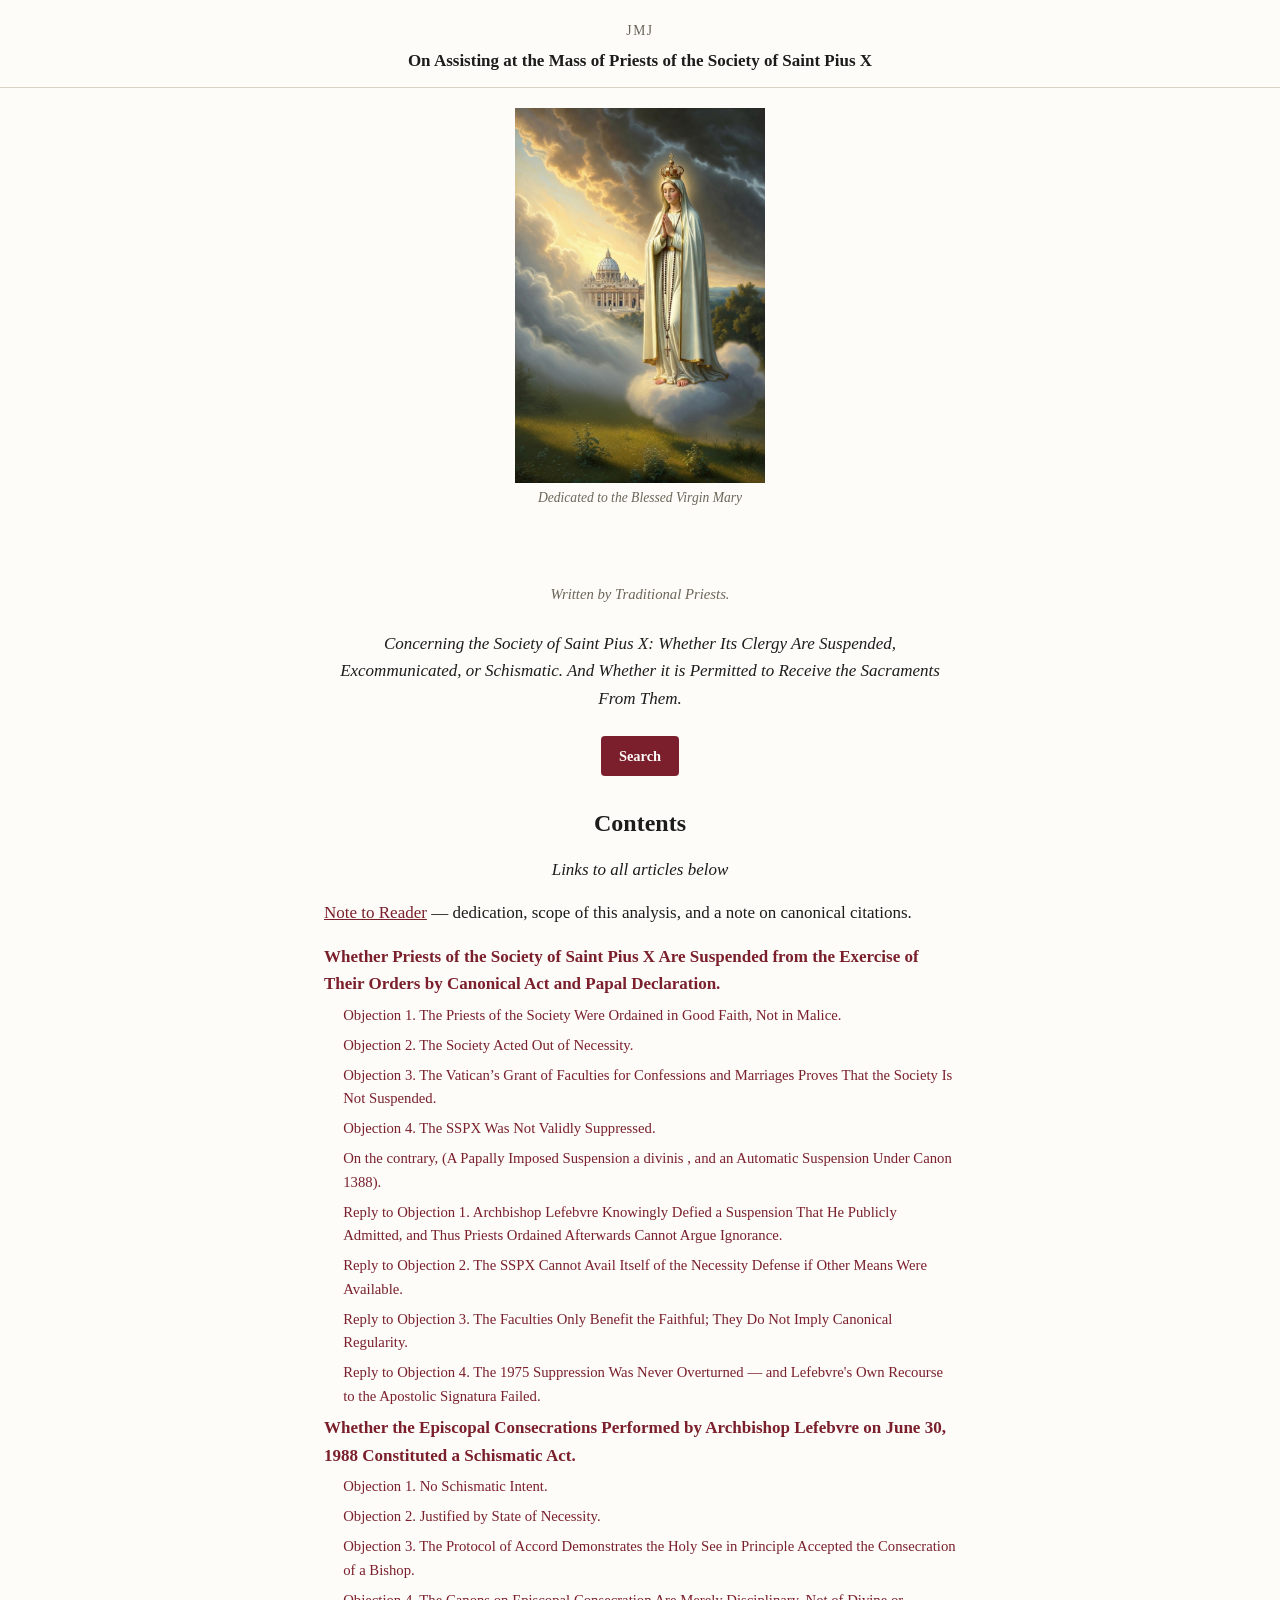
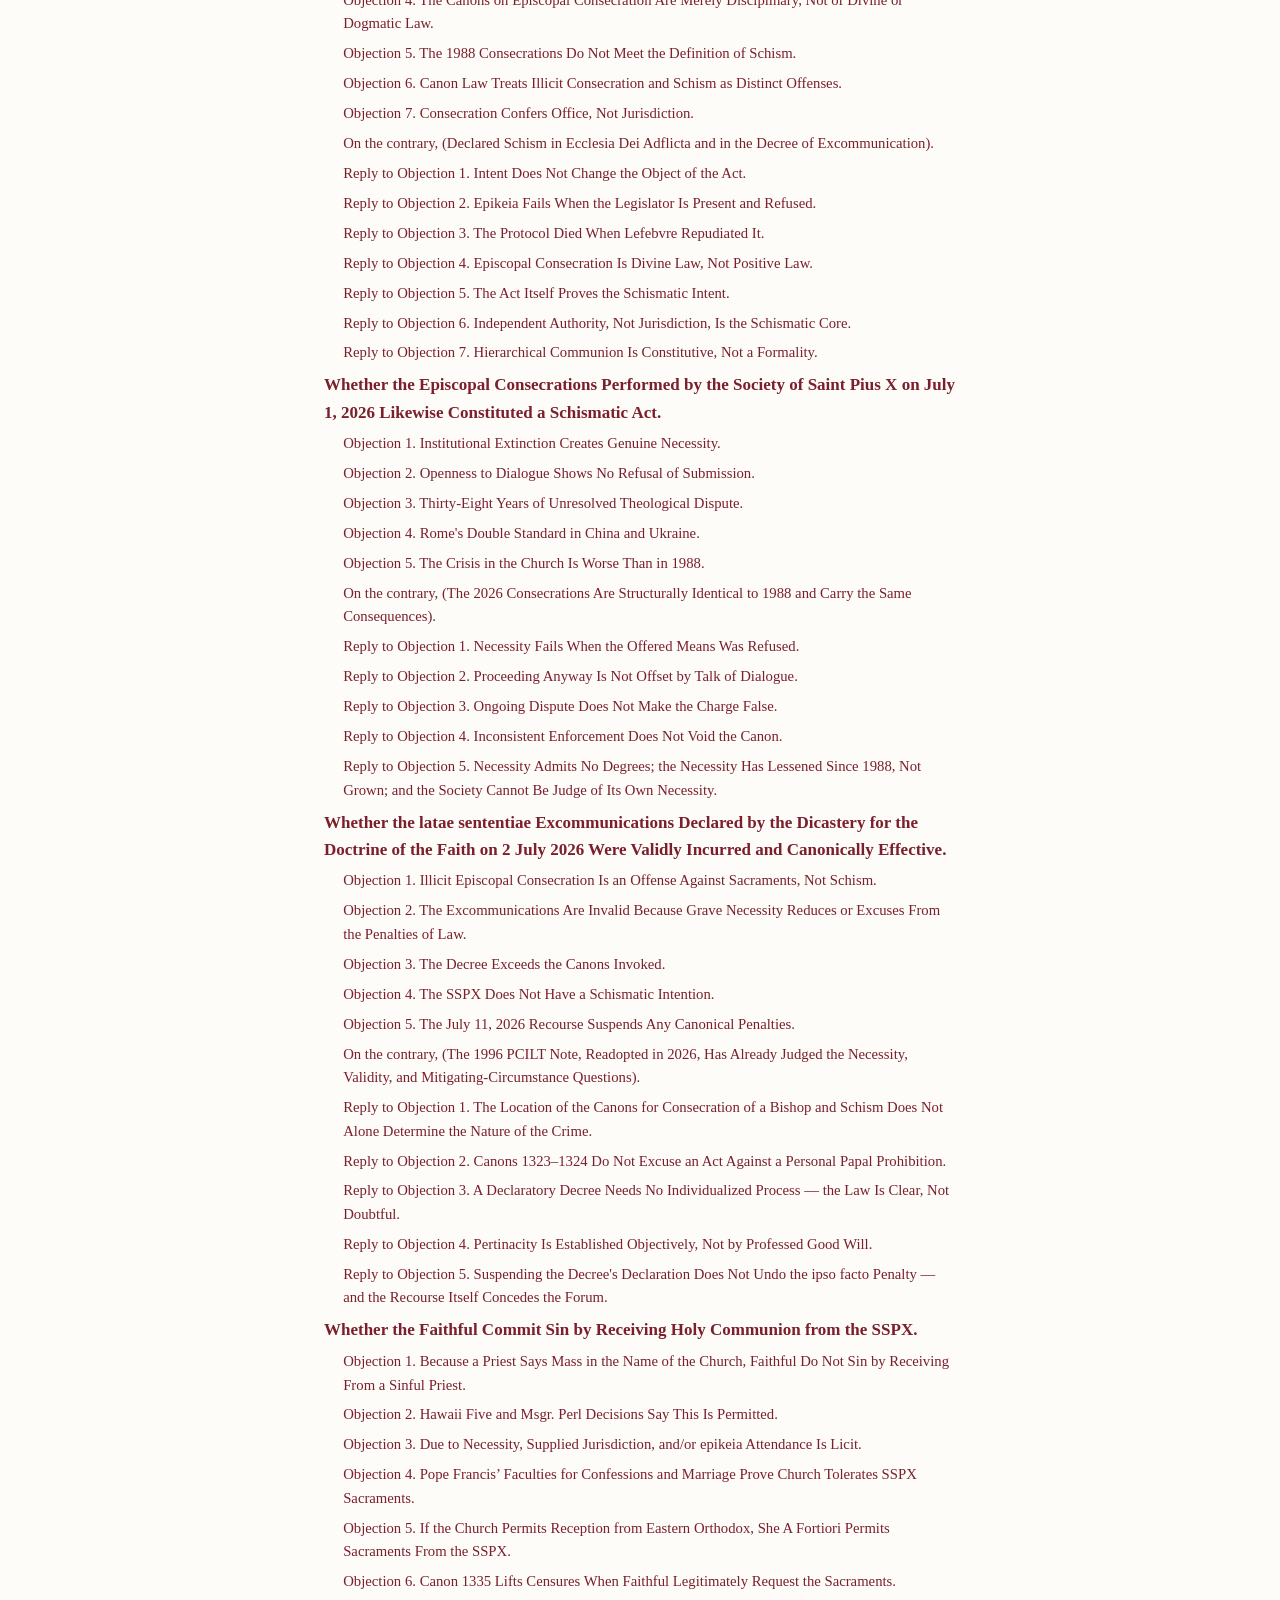
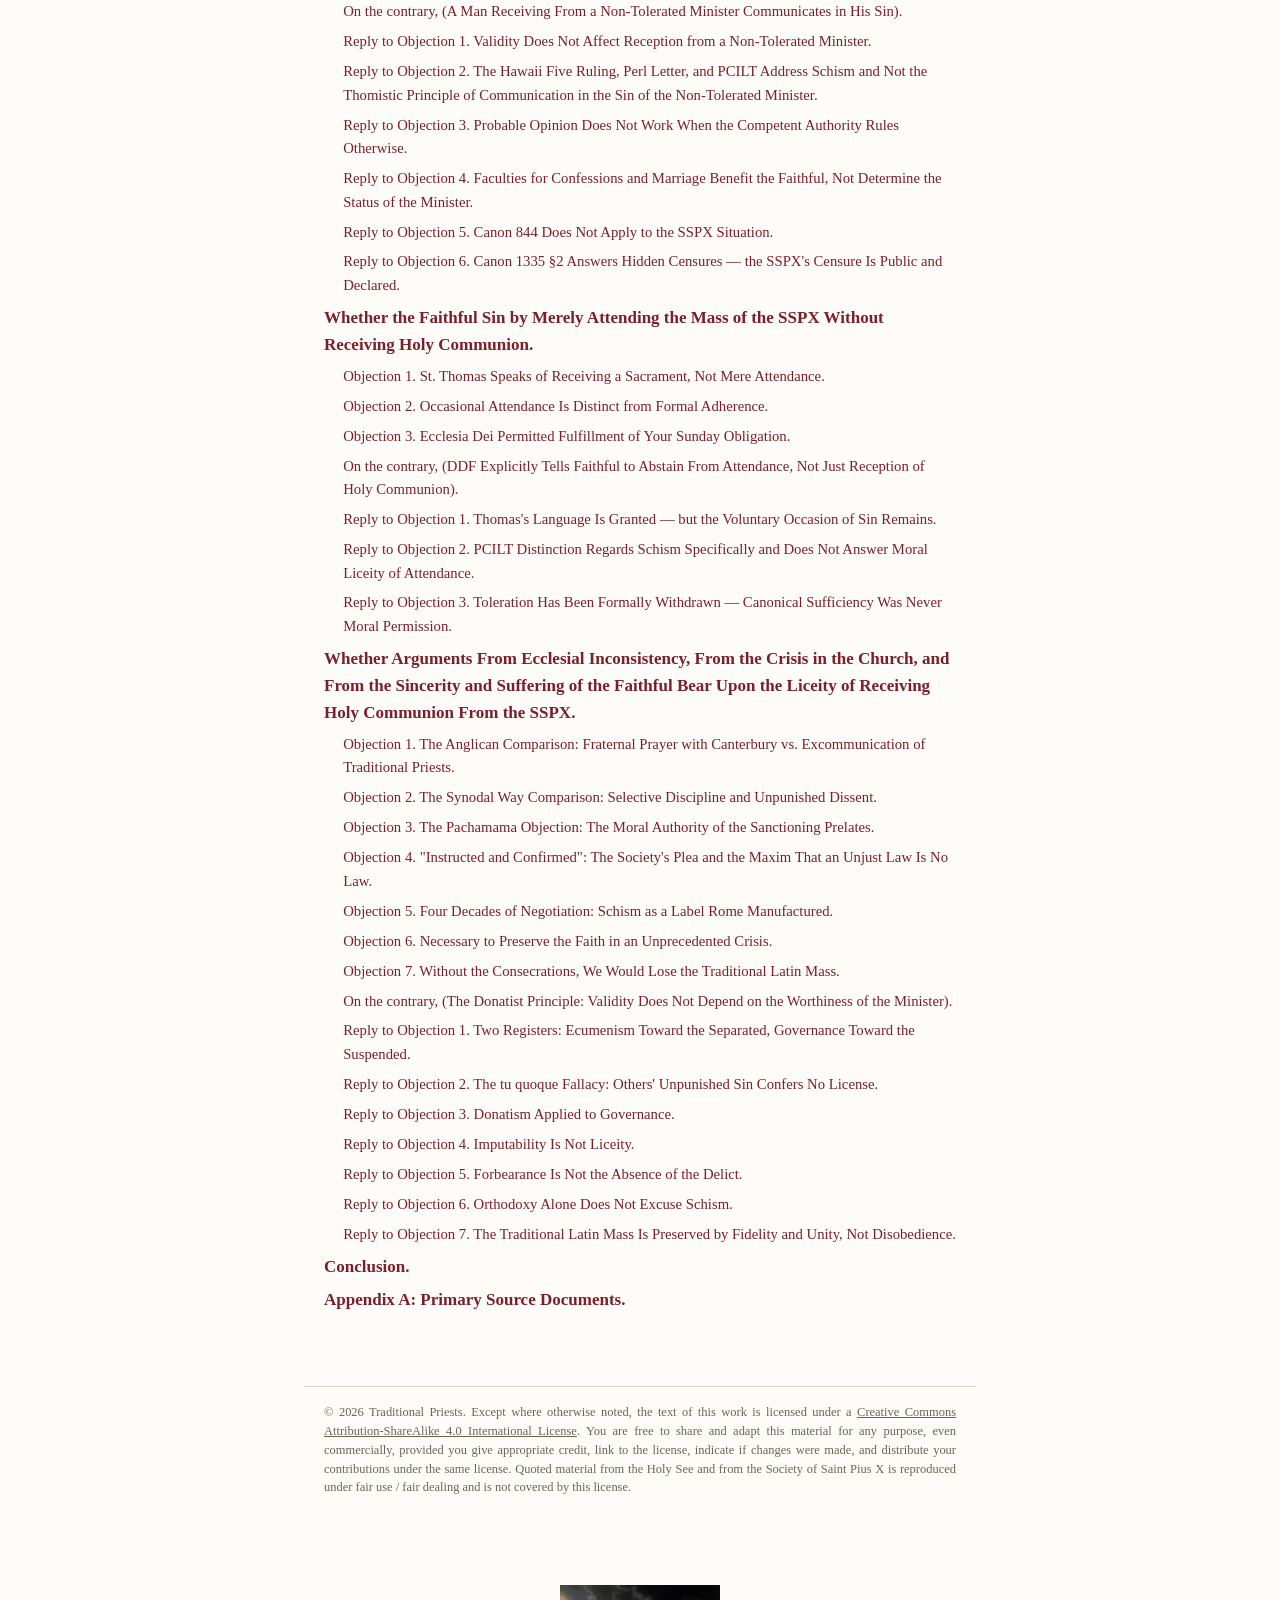
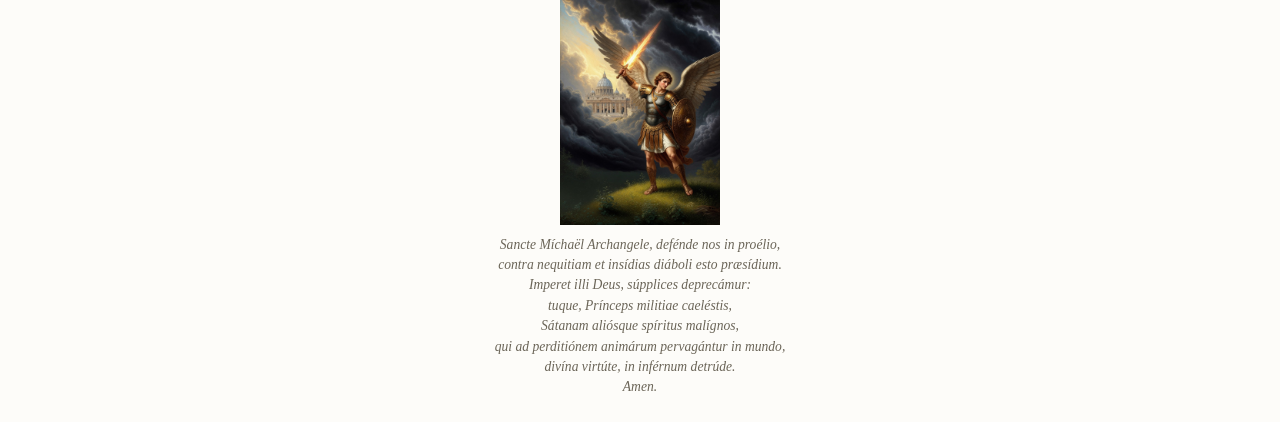
<file: index.html>
<!DOCTYPE html>
<html lang="en">
<head>
<meta charset="utf-8">
<meta name="viewport" content="width=device-width, initial-scale=1">
<title>On Assisting at the Mass of Priests of the Society of Saint Pius X</title>
<link rel="stylesheet" href="style.css">
<link rel="icon" href="favicon.ico" sizes="any">
<link rel="icon" type="image/png" sizes="32x32" href="favicon-32.png">
<link rel="icon" type="image/png" sizes="16x16" href="favicon-16.png">
<link rel="apple-touch-icon" href="apple-touch-icon.png">
<meta property="og:type" content="website">
<meta property="og:site_name" content="On Assisting at the Mass of Priests of the Society of Saint Pius X">
<meta property="og:title" content="On Assisting at the Mass of Priests of the Society of Saint Pius X">
<meta property="og:description" content="A canonical and theological quaestio disputata examining whether the faithful may licitly assist at Masses offered by priests of the Society of Saint Pius X.">
<meta property="og:url" content="https://caniattendsspx.com/">
<meta property="og:image" content="https://caniattendsspx.com/Images/og-image.png">
<meta property="og:image:width" content="1200">
<meta property="og:image:height" content="630">
<meta name="twitter:card" content="summary_large_image">
<meta name="twitter:title" content="On Assisting at the Mass of Priests of the Society of Saint Pius X">
<meta name="twitter:description" content="A canonical and theological quaestio disputata examining whether the faithful may licitly assist at Masses offered by priests of the Society of Saint Pius X.">
<meta name="twitter:image" content="https://caniattendsspx.com/Images/og-image.png">
</head>
<body>
<header class="site-header">
<p class="jmj">JMJ</p>
<a class="home-link" href="index.html">On Assisting at the Mass of Priests of the Society of Saint Pius X</a>
</header>
<div class="dedication-wrap index-hero">
<figure class="dedication-figure centered">
<img class="page-top-image" src="Images/Top%20of%20Page-BVM.jpg" alt="Image of the Blessed Virgin Mary">
<figcaption>Dedicated to the Blessed Virgin Mary</figcaption>
</figure>
</div>
<main class="page">
<p style="text-align:center; font-style:italic; font-size:0.92rem; color:var(--muted); margin-top:1.5rem;">Written by Traditional Priests.</p>
<p style="text-align:center; font-style:italic; margin-top:1.5rem;">
Concerning the Society of Saint Pius X: Whether Its Clergy Are Suspended, Excommunicated, or Schismatic.
And Whether it is Permitted to Receive the Sacraments From Them.
</p>
<p style="text-align:center; margin-top:1.5rem;"><a class="search-button" href="search.html">Search</a></p>
<h1 class="page-title" style="text-align:center; border:none; margin-top:2rem;">Contents</h1>
<p style="text-align:center; font-style:italic;">Links to all articles below</p>
<p><a href="note-to-reader.html">Note to Reader</a> &mdash; dedication, scope of this analysis, and a note on canonical citations.</p>
<ul class="toc-list">
<li><a href="article-1.html"><strong>Whether Priests of the Society of Saint Pius X Are Suspended from the Exercise of Their Orders by Canonical Act and Papal Declaration.</strong></a></li>
<ul class="toc-list">
<li class="sub"><a href="article-1.html#objection-1.-the-priests-of-the-society-were-ordained-in-good-faith-not-in-malice.">Objection 1. The Priests of the Society Were Ordained in Good Faith, Not in Malice.</a></li>
<li class="sub"><a href="article-1.html#objection-2.-the-society-acted-out-of-necessity.">Objection 2. The Society Acted Out of Necessity.</a></li>
<li class="sub"><a href="article-1.html#objection-3.-the-vaticans-grant-of-faculties-for-confessions-and-marriages-proves-that-the-society-is-not-suspended.">Objection 3. The Vatican’s Grant of Faculties for Confessions and Marriages Proves That the Society Is Not Suspended.</a></li>
<li class="sub"><a href="article-1.html#objection-4.-the-sspx-was-not-validly-suppressed.">Objection 4. The SSPX Was Not Validly Suppressed.</a></li>
<li class="sub"><a href="article-1.html#on-the-contrary-a-papally-imposed-suspension-a-divinis-and-an-automatic-suspension-under-canon-1388">On the contrary, (A Papally Imposed Suspension a divinis , and an Automatic Suspension Under Canon 1388).</a></li>
<li class="sub"><a href="article-1.html#reply-to-objection-1.-archbishop-lefebvre-knowingly-defied-a-suspension-that-he-publicly-admitted-and-thus-priests-ordained-afterwards-cannot-argue-ignorance.">Reply to Objection 1. Archbishop Lefebvre Knowingly Defied a Suspension That He Publicly Admitted, and Thus Priests Ordained Afterwards Cannot Argue Ignorance.</a></li>
<li class="sub"><a href="article-1.html#reply-to-objection-2.-the-sspx-cannot-avail-itself-of-the-necessity-defense-if-other-means-were-available.">Reply to Objection 2. The SSPX Cannot Avail Itself of the Necessity Defense if Other Means Were Available.</a></li>
<li class="sub"><a href="article-1.html#reply-to-objection-3.-the-faculties-only-benefit-the-faithful-they-do-not-imply-canonical-regularity.">Reply to Objection 3. The Faculties Only Benefit the Faithful; They Do Not Imply Canonical Regularity.</a></li>
<li class="sub"><a href="article-1.html#reply-to-objection-4.-the-1975-suppression-was-never-overturned-and-lefebvres-own-recourse-to-the-apostolic-signatura-failed.">Reply to Objection 4. The 1975 Suppression Was Never Overturned — and Lefebvre's Own Recourse to the Apostolic Signatura Failed.</a></li>
</ul>
<li><a href="article-2.html"><strong>Whether the Episcopal Consecrations Performed by Archbishop Lefebvre on June 30, 1988 Constituted a Schismatic Act.</strong></a></li>
<ul class="toc-list">
<li class="sub"><a href="article-2.html#objection-1.-no-schismatic-intent.">Objection 1. No Schismatic Intent.</a></li>
<li class="sub"><a href="article-2.html#objection-2.-justified-by-state-of-necessity">Objection 2. Justified by State of Necessity.</a></li>
<li class="sub"><a href="article-2.html#objection-3.-the-protocol-of-accord-demonstrates-the-holy-see-in-principle-accepted-the-consecration-of-a-bishop">Objection 3. The Protocol of Accord Demonstrates the Holy See in Principle Accepted the Consecration of a Bishop.</a></li>
<li class="sub"><a href="article-2.html#objection-4.-the-canons-on-episcopal-consecration-are-merely-disciplinary-not-of-divine-or-dogmatic-law.">Objection 4. The Canons on Episcopal Consecration Are Merely Disciplinary, Not of Divine or Dogmatic Law.</a></li>
<li class="sub"><a href="article-2.html#objection-5.-the-1988-consecrations-do-not-meet-the-definition-of-schism.">Objection 5. The 1988 Consecrations Do Not Meet the Definition of Schism.</a></li>
<li class="sub"><a href="article-2.html#objection-6.-canon-law-treats-illicit-consecration-and-schism-as-distinct-offenses">Objection 6. Canon Law Treats Illicit Consecration and Schism as Distinct Offenses.</a></li>
<li class="sub"><a href="article-2.html#objection-7.-consecration-confers-office-not-jurisdiction">Objection 7. Consecration Confers Office, Not Jurisdiction.</a></li>
<li class="sub"><a href="article-2.html#on-the-contrary-declared-schism-in-ecclesia-dei-adflicta-and-in-the-decree-of-excommunication">On the contrary, (Declared Schism in Ecclesia Dei Adflicta and in the Decree of Excommunication).</a></li>
<li class="sub"><a href="article-2.html#reply-to-objection-1.-intent-does-not-change-the-object-of-the-act">Reply to Objection 1. Intent Does Not Change the Object of the Act.</a></li>
<li class="sub"><a href="article-2.html#reply-to-objection-2.-epikeia-fails-when-the-legislator-is-present-and-refused">Reply to Objection 2. Epikeia Fails When the Legislator Is Present and Refused.</a></li>
<li class="sub"><a href="article-2.html#reply-to-objection-3.-the-protocol-died-when-lefebvre-repudiated-it">Reply to Objection 3. The Protocol Died When Lefebvre Repudiated It.</a></li>
<li class="sub"><a href="article-2.html#reply-to-objection-4.-episcopal-consecration-is-divine-law-not-positive-law">Reply to Objection 4. Episcopal Consecration Is Divine Law, Not Positive Law.</a></li>
<li class="sub"><a href="article-2.html#reply-to-objection-5.-the-act-itself-proves-the-schismatic-intent">Reply to Objection 5. The Act Itself Proves the Schismatic Intent.</a></li>
<li class="sub"><a href="article-2.html#reply-to-objection-6.-independent-authority-not-jurisdiction-is-the-schismatic-core">Reply to Objection 6. Independent Authority, Not Jurisdiction, Is the Schismatic Core.</a></li>
<li class="sub"><a href="article-2.html#reply-to-objection-7.-hierarchical-communion-is-constitutive-not-a-formality">Reply to Objection 7. Hierarchical Communion Is Constitutive, Not a Formality.</a></li>
</ul>
<li><a href="article-3.html"><strong>Whether the Episcopal Consecrations Performed by the Society of Saint Pius X on July 1, 2026 Likewise Constituted a Schismatic Act.</strong></a></li>
<ul class="toc-list">
<li class="sub"><a href="article-3.html#objection-1.-institutional-extinction-creates-genuine-necessity">Objection 1. Institutional Extinction Creates Genuine Necessity.</a></li>
<li class="sub"><a href="article-3.html#objection-2.-openness-to-dialogue-shows-no-refusal-of-submission">Objection 2. Openness to Dialogue Shows No Refusal of Submission.</a></li>
<li class="sub"><a href="article-3.html#objection-3.-thirty-eight-years-of-unresolved-theological-dispute">Objection 3. Thirty-Eight Years of Unresolved Theological Dispute.</a></li>
<li class="sub"><a href="article-3.html#objection-4.-romes-double-standard-in-china-and-ukraine">Objection 4. Rome's Double Standard in China and Ukraine.</a></li>
<li class="sub"><a href="article-3.html#objection-5.-the-crisis-in-the-church-is-worse-than-in-1988">Objection 5. The Crisis in the Church Is Worse Than in 1988.</a></li>
<li class="sub"><a href="article-3.html#on-the-contrary-the-2026-consecrations-are-structurally-identical-to-1988-and-carry-the-same-consequences">On the contrary, (The 2026 Consecrations Are Structurally Identical to 1988 and Carry the Same Consequences).</a></li>
<li class="sub"><a href="article-3.html#reply-to-objection-1.-necessity-fails-when-the-offered-means-was-refused">Reply to Objection 1. Necessity Fails When the Offered Means Was Refused.</a></li>
<li class="sub"><a href="article-3.html#reply-to-objection-2.-proceeding-anyway-is-not-offset-by-talk-of-dialogue">Reply to Objection 2. Proceeding Anyway Is Not Offset by Talk of Dialogue.</a></li>
<li class="sub"><a href="article-3.html#reply-to-objection-3.-ongoing-dispute-does-not-make-the-charge-false">Reply to Objection 3. Ongoing Dispute Does Not Make the Charge False.</a></li>
<li class="sub"><a href="article-3.html#reply-to-objection-4.-inconsistent-enforcement-does-not-void-the-canon">Reply to Objection 4. Inconsistent Enforcement Does Not Void the Canon.</a></li>
<li class="sub"><a href="article-3.html#reply-to-objection-5.-necessity-admits-no-degrees-the-necessity-has-lessened-since-1988-not-grown-and-the-society-cannot-be-judge-of-its-own-necessity">Reply to Objection 5. Necessity Admits No Degrees; the Necessity Has Lessened Since 1988, Not Grown; and the Society Cannot Be Judge of Its Own Necessity.</a></li>
</ul>
<li><a href="article-4.html"><strong>Whether the latae sententiae Excommunications Declared by the Dicastery for the Doctrine of the Faith on 2 July 2026 Were Validly Incurred and Canonically Effective.</strong></a></li>
<ul class="toc-list">
<li class="sub"><a href="article-4.html#objection-1.-illicit-episcopal-consecration-is-an-offense-against-sacraments-not-schism">Objection 1. Illicit Episcopal Consecration Is an Offense Against Sacraments, Not Schism.</a></li>
<li class="sub"><a href="article-4.html#objection-2.-the-excommunications-are-invalid-because-grave-necessity-reduces-or-excuses-from-the-penalties-of-law">Objection 2. The Excommunications Are Invalid Because Grave Necessity Reduces or Excuses From the Penalties of Law.</a></li>
<li class="sub"><a href="article-4.html#objection-3.-the-decree-exceeds-the-canons-invoked">Objection 3. The Decree Exceeds the Canons Invoked.</a></li>
<li class="sub"><a href="article-4.html#objection-4.-the-sspx-does-not-have-a-schismatic-intention">Objection 4. The SSPX Does Not Have a Schismatic Intention.</a></li>
<li class="sub"><a href="article-4.html#objection-5.-the-july-11-2026-recourse-suspends-any-canonical-penalties">Objection 5. The July 11, 2026 Recourse Suspends Any Canonical Penalties.</a></li>
<li class="sub"><a href="article-4.html#on-the-contrary-the-1996-pcilt-note-readopted-in-2026-has-already-judged-the-necessity-validity-and-mitigating-circumstance-questions">On the contrary, (The 1996 PCILT Note, Readopted in 2026, Has Already Judged the Necessity, Validity, and Mitigating-Circumstance Questions).</a></li>
<li class="sub"><a href="article-4.html#reply-to-objection-1.-the-location-of-the-canons-for-consecration-of-a-bishop-and-schism-does-not-alone-determine-the-nature-of-the-crime">Reply to Objection 1. The Location of the Canons for Consecration of a Bishop and Schism Does Not Alone Determine the Nature of the Crime.</a></li>
<li class="sub"><a href="article-4.html#reply-to-objection-2.-canons-13231324-do-not-excuse-an-act-against-a-personal-papal-prohibition">Reply to Objection 2. Canons 1323–1324 Do Not Excuse an Act Against a Personal Papal Prohibition.</a></li>
<li class="sub"><a href="article-4.html#reply-to-objection-3.-a-declaratory-decree-needs-no-individualized-process-the-law-is-clear-not-doubtful">Reply to Objection 3. A Declaratory Decree Needs No Individualized Process — the Law Is Clear, Not Doubtful.</a></li>
<li class="sub"><a href="article-4.html#reply-to-objection-4.-pertinacity-is-established-objectively-not-by-professed-good-will">Reply to Objection 4. Pertinacity Is Established Objectively, Not by Professed Good Will.</a></li>
<li class="sub"><a href="article-4.html#reply-to-objection-5.-suspending-the-decrees-declaration-does-not-undo-the-ipso-facto-penalty-and-the-recourse-itself-concedes-the-forum">Reply to Objection 5. Suspending the Decree's Declaration Does Not Undo the ipso facto Penalty — and the Recourse Itself Concedes the Forum.</a></li>
</ul>
<li><a href="article-5.html"><strong>Whether the Faithful Commit Sin by Receiving Holy Communion from the SSPX.</strong></a></li>
<ul class="toc-list">
<li class="sub"><a href="article-5.html#objection-1.-because-a-priest-says-mass-in-the-name-of-the-church-faithful-do-not-sin-by-receiving-from-a-sinful-priest.">Objection 1. Because a Priest Says Mass in the Name of the Church, Faithful Do Not Sin by Receiving From a Sinful Priest.</a></li>
<li class="sub"><a href="article-5.html#objection-2.-hawaii-five-and-msgr.-perl-decisions-say-this-is-permitted">Objection 2. Hawaii Five and Msgr. Perl Decisions Say This Is Permitted.</a></li>
<li class="sub"><a href="article-5.html#objection-3.-due-to-necessity-supplied-jurisdiction-andor-epikeia-attendance-is-licit">Objection 3. Due to Necessity, Supplied Jurisdiction, and/or epikeia Attendance Is Licit.</a></li>
<li class="sub"><a href="article-5.html#objection-4.-pope-francis-faculties-for-confessions-and-marriage-prove-church-tolerates-sspx-sacraments">Objection 4. Pope Francis’ Faculties for Confessions and Marriage Prove Church Tolerates SSPX Sacraments.</a></li>
<li class="sub"><a href="article-5.html#objection-5.-if-the-church-permits-reception-from-eastern-orthodox-she-a-fortiori-permits-sacraments-from-the-sspx">Objection 5. If the Church Permits Reception from Eastern Orthodox, She A Fortiori Permits Sacraments From the SSPX.</a></li>
<li class="sub"><a href="article-5.html#objection-6.-canon-1335-lifts-censures-when-faithful-legitimately-request-the-sacraments">Objection 6. Canon 1335 Lifts Censures When Faithful Legitimately Request the Sacraments.</a></li>
<li class="sub"><a href="article-5.html#on-the-contrary-a-man-receiving-from-a-non-tolerated-minister-communicates-in-his-sin">On the contrary, (A Man Receiving From a Non-Tolerated Minister Communicates in His Sin).</a></li>
<li class="sub"><a href="article-5.html#reply-to-objection-1.-validity-does-not-affect-reception-from-a-non-tolerated-minister">Reply to Objection 1. Validity Does Not Affect Reception from a Non-Tolerated Minister.</a></li>
<li class="sub"><a href="article-5.html#reply-to-objection-2.-the-hawaii-five-ruling-perl-letter-and-pcilt-address-schism-and-not-the-thomistic-principle-of-communication-in-the-sin-of-the-non-tolerated-minister">Reply to Objection 2. The Hawaii Five Ruling, Perl Letter, and PCILT Address Schism and Not the Thomistic Principle of Communication in the Sin of the Non-Tolerated Minister.</a></li>
<li class="sub"><a href="article-5.html#reply-to-objection-3.-probable-opinion-does-not-work-when-the-competent-authority-rules-otherwise">Reply to Objection 3. Probable Opinion Does Not Work When the Competent Authority Rules Otherwise.</a></li>
<li class="sub"><a href="article-5.html#reply-to-objection-4.-faculties-for-confessions-and-marriage-benefit-the-faithful-not-determine-the-status-of-the-minister">Reply to Objection 4. Faculties for Confessions and Marriage Benefit the Faithful, Not Determine the Status of the Minister.</a></li>
<li class="sub"><a href="article-5.html#reply-to-objection-5.-canon-844-does-not-apply-to-the-sspx-situation">Reply to Objection 5. Canon 844 Does Not Apply to the SSPX Situation.</a></li>
<li class="sub"><a href="article-5.html#reply-to-objection-6.-canon-1335-2-answers-hidden-censures-the-sspxs-censure-is-public-and-declared">Reply to Objection 6. Canon 1335 §2 Answers Hidden Censures — the SSPX's Censure Is Public and Declared.</a></li>
</ul>
<li><a href="article-6.html"><strong>Whether the Faithful Sin by Merely Attending the Mass of the SSPX Without Receiving Holy Communion.</strong></a></li>
<ul class="toc-list">
<li class="sub"><a href="article-6.html#objection-1.-st.-thomas-speaks-of-receiving-a-sacrament-not-mere-attendance">Objection 1. St. Thomas Speaks of Receiving a Sacrament, Not Mere Attendance.</a></li>
<li class="sub"><a href="article-6.html#objection-2.-occasional-attendance-is-distinct-from-formal-adherence">Objection 2. Occasional Attendance Is Distinct from Formal Adherence.</a></li>
<li class="sub"><a href="article-6.html#objection-3.-ecclesia-dei-permitted-fulfillment-of-your-sunday-obligation">Objection 3. Ecclesia Dei Permitted Fulfillment of Your Sunday Obligation.</a></li>
<li class="sub"><a href="article-6.html#on-the-contrary-ddf-explicitly-tells-faithful-to-abstain-from-attendance-not-just-reception-of-holy-communion">On the contrary, (DDF Explicitly Tells Faithful to Abstain From Attendance, Not Just Reception of Holy Communion).</a></li>
<li class="sub"><a href="article-6.html#reply-to-objection-1.-thomass-language-is-granted-but-the-voluntary-occasion-of-sin-remains">Reply to Objection 1. Thomas's Language Is Granted — but the Voluntary Occasion of Sin Remains.</a></li>
<li class="sub"><a href="article-6.html#reply-to-objection-2.-pcilt-distinction-regards-schism-specifically-and-does-not-answer-moral-liceity-of-attendance">Reply to Objection 2. PCILT Distinction Regards Schism Specifically and Does Not Answer Moral Liceity of Attendance.</a></li>
<li class="sub"><a href="article-6.html#reply-to-objection-3.-toleration-has-been-formally-withdrawn-canonical-sufficiency-was-never-moral-permission">Reply to Objection 3. Toleration Has Been Formally Withdrawn — Canonical Sufficiency Was Never Moral Permission.</a></li>
</ul>
<li><a href="article-7.html"><strong>Whether Arguments From Ecclesial Inconsistency, From the Crisis in the Church, and From the Sincerity and Suffering of the Faithful Bear Upon the Liceity of Receiving Holy Communion From the SSPX.</strong></a></li>
<ul class="toc-list">
<li class="sub"><a href="article-7.html#objection-1.-the-anglican-comparison-fraternal-prayer-with-canterbury-vs.-excommunication-of-traditional-priests">Objection 1. The Anglican Comparison: Fraternal Prayer with Canterbury vs. Excommunication of Traditional Priests.</a></li>
<li class="sub"><a href="article-7.html#objection-2.-the-synodal-way-comparison-selective-discipline-and-unpunished-dissent">Objection 2. The Synodal Way Comparison: Selective Discipline and Unpunished Dissent.</a></li>
<li class="sub"><a href="article-7.html#objection-3.-the-pachamama-objection-the-moral-authority-of-the-sanctioning-prelates">Objection 3. The Pachamama Objection: The Moral Authority of the Sanctioning Prelates.</a></li>
<li class="sub"><a href="article-7.html#objection-4.-instructed-and-confirmed-the-societys-plea-and-the-maxim-that-an-unjust-law-is-no-law">Objection 4. "Instructed and Confirmed": The Society's Plea and the Maxim That an Unjust Law Is No Law.</a></li>
<li class="sub"><a href="article-7.html#objection-5.-four-decades-of-negotiation-schism-as-a-label-rome-manufactured">Objection 5. Four Decades of Negotiation: Schism as a Label Rome Manufactured.</a></li>
<li class="sub"><a href="article-7.html#objection-6.-necessary-to-preserve-the-faith-in-an-unprecedented-crisis">Objection 6. Necessary to Preserve the Faith in an Unprecedented Crisis.</a></li>
<li class="sub"><a href="article-7.html#objection-7.-without-the-consecrations-we-would-lose-the-traditional-latin-mass">Objection 7. Without the Consecrations, We Would Lose the Traditional Latin Mass.</a></li>
<li class="sub"><a href="article-7.html#on-the-contrary-the-donatist-principle-validity-does-not-depend-on-the-worthiness-of-the-minister">On the contrary, (The Donatist Principle: Validity Does Not Depend on the Worthiness of the Minister).</a></li>
<li class="sub"><a href="article-7.html#reply-to-objection-1.-two-registers-ecumenism-toward-the-separated-governance-toward-the-suspended">Reply to Objection 1. Two Registers: Ecumenism Toward the Separated, Governance Toward the Suspended.</a></li>
<li class="sub"><a href="article-7.html#reply-to-objection-2.-the-tu-quoque-fallacy-others-unpunished-sin-confers-no-license">Reply to Objection 2. The tu quoque Fallacy: Others' Unpunished Sin Confers No License.</a></li>
<li class="sub"><a href="article-7.html#reply-to-objection-3.-donatism-applied-to-governance">Reply to Objection 3. Donatism Applied to Governance.</a></li>
<li class="sub"><a href="article-7.html#reply-to-objection-4.-imputability-is-not-liceity">Reply to Objection 4. Imputability Is Not Liceity.</a></li>
<li class="sub"><a href="article-7.html#reply-to-objection-5.-forbearance-is-not-the-absence-of-the-delict">Reply to Objection 5. Forbearance Is Not the Absence of the Delict.</a></li>
<li class="sub"><a href="article-7.html#reply-to-objection-6.-orthodoxy-alone-does-not-excuse-schism">Reply to Objection 6. Orthodoxy Alone Does Not Excuse Schism.</a></li>
<li class="sub"><a href="article-7.html#reply-to-objection-7.-the-traditional-latin-mass-is-preserved-by-fidelity-and-unity-not-disobedience">Reply to Objection 7. The Traditional Latin Mass Is Preserved by Fidelity and Unity, Not Disobedience.</a></li>
</ul>
<li><a href="conclusion.html"><strong>Conclusion.</strong></a></li>
<li><a href="appendix-a.html"><strong>Appendix A: Primary Source Documents.</strong></a></li>
</ul>
</main>
<footer class="site-footer">
<p>&copy; 2026 Traditional Priests. Except where otherwise noted, the text of this work
is licensed under a <a rel="license" href="https://creativecommons.org/licenses/by-sa/4.0/">
Creative Commons Attribution-ShareAlike 4.0 International License</a>. You are free to
share and adapt this material for any purpose, even commercially, provided you give
appropriate credit, link to the license, indicate if changes were made, and distribute
your contributions under the same license. Quoted material from the Holy See and from
the Society of Saint Pius X is reproduced under fair use / fair dealing and is not
covered by this license.</p>
</footer>
<img class="page-bottom-image" src="Images/Bottom%20of%20Page-StMtA.jpg" alt="Saint Michael the Archangel">
<p class="st-michael-prayer">
Sancte Míchaël Archangele, defénde nos in proélio,<br>
contra nequitiam et insídias diáboli esto præsídium.<br>
Imperet illi Deus, súpplices deprecámur:<br>
tuque, Prínceps militiae caeléstis,<br>
Sátanam aliósque spíritus malígnos,<br>
qui ad perditiónem animárum pervagántur in mundo,<br>
divína virtúte, in inférnum detrúde.<br>
Amen.
</p>
</body>
</html>
</file>
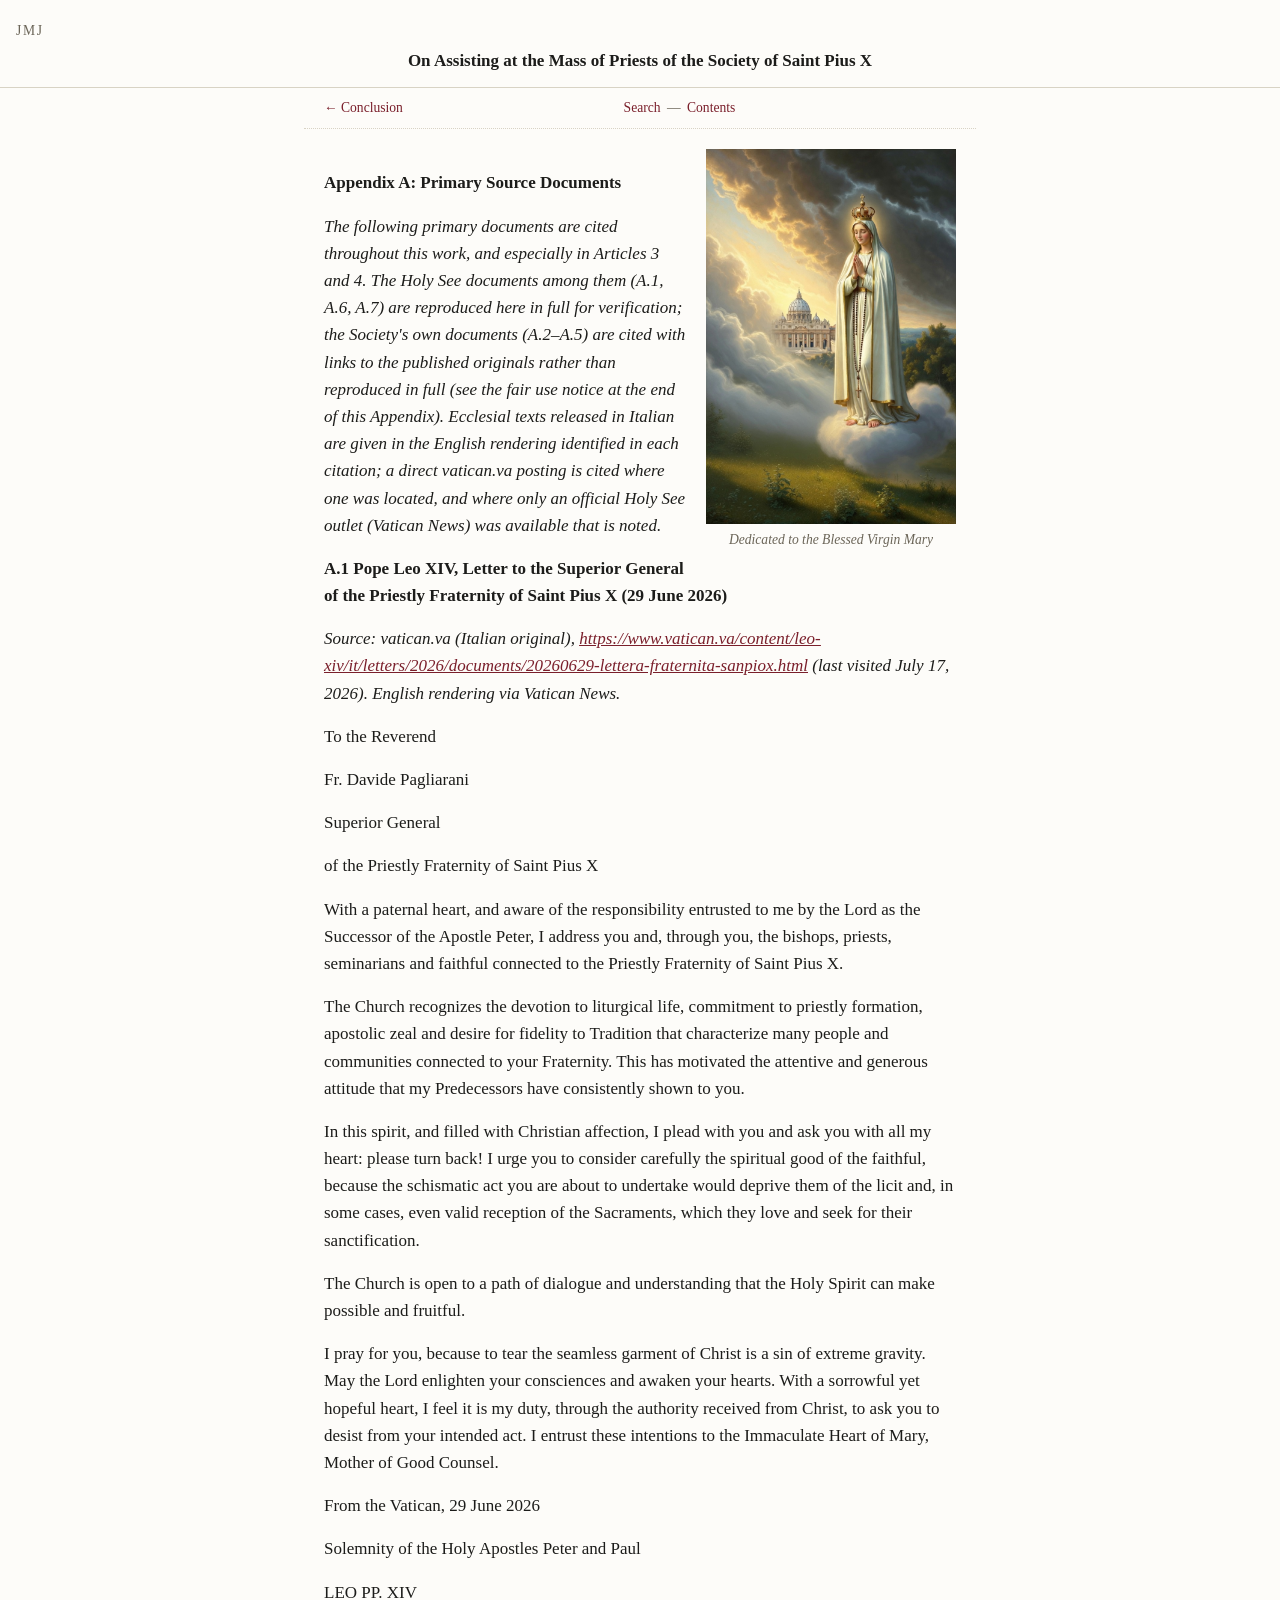
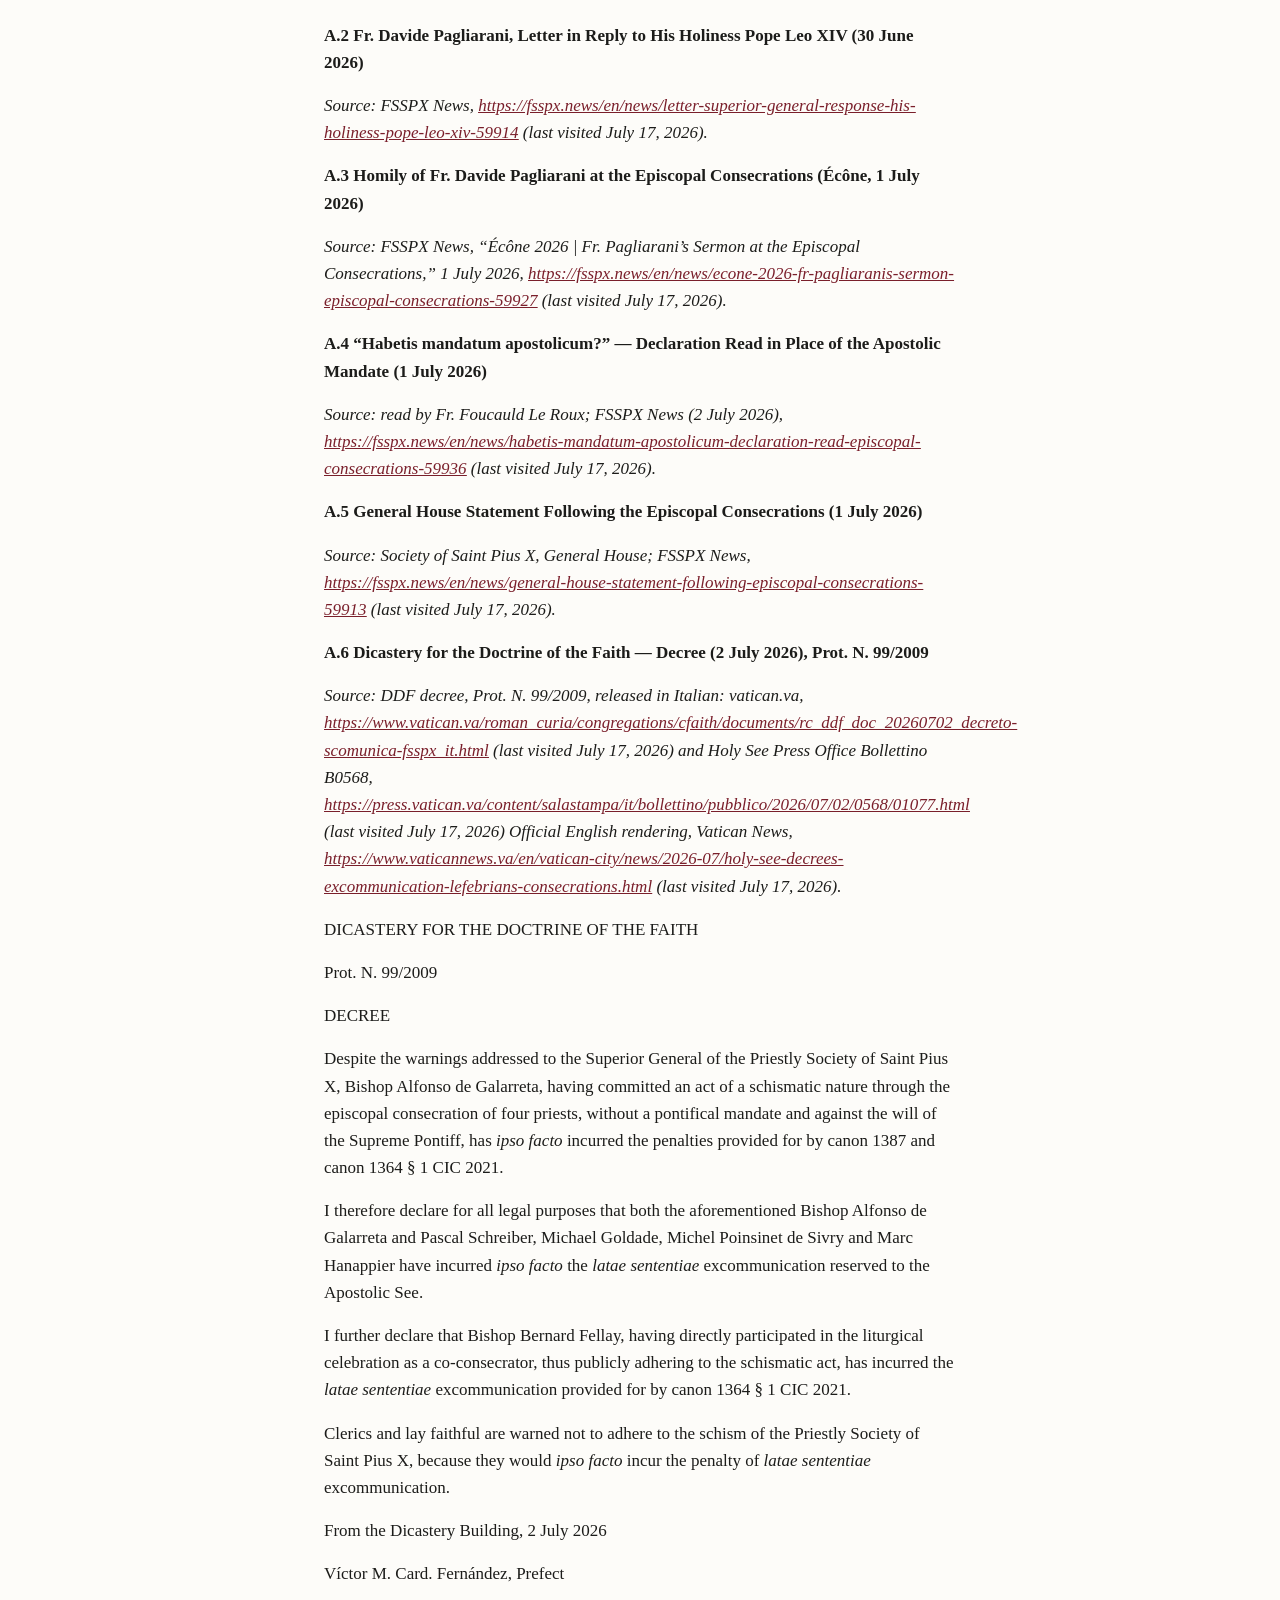
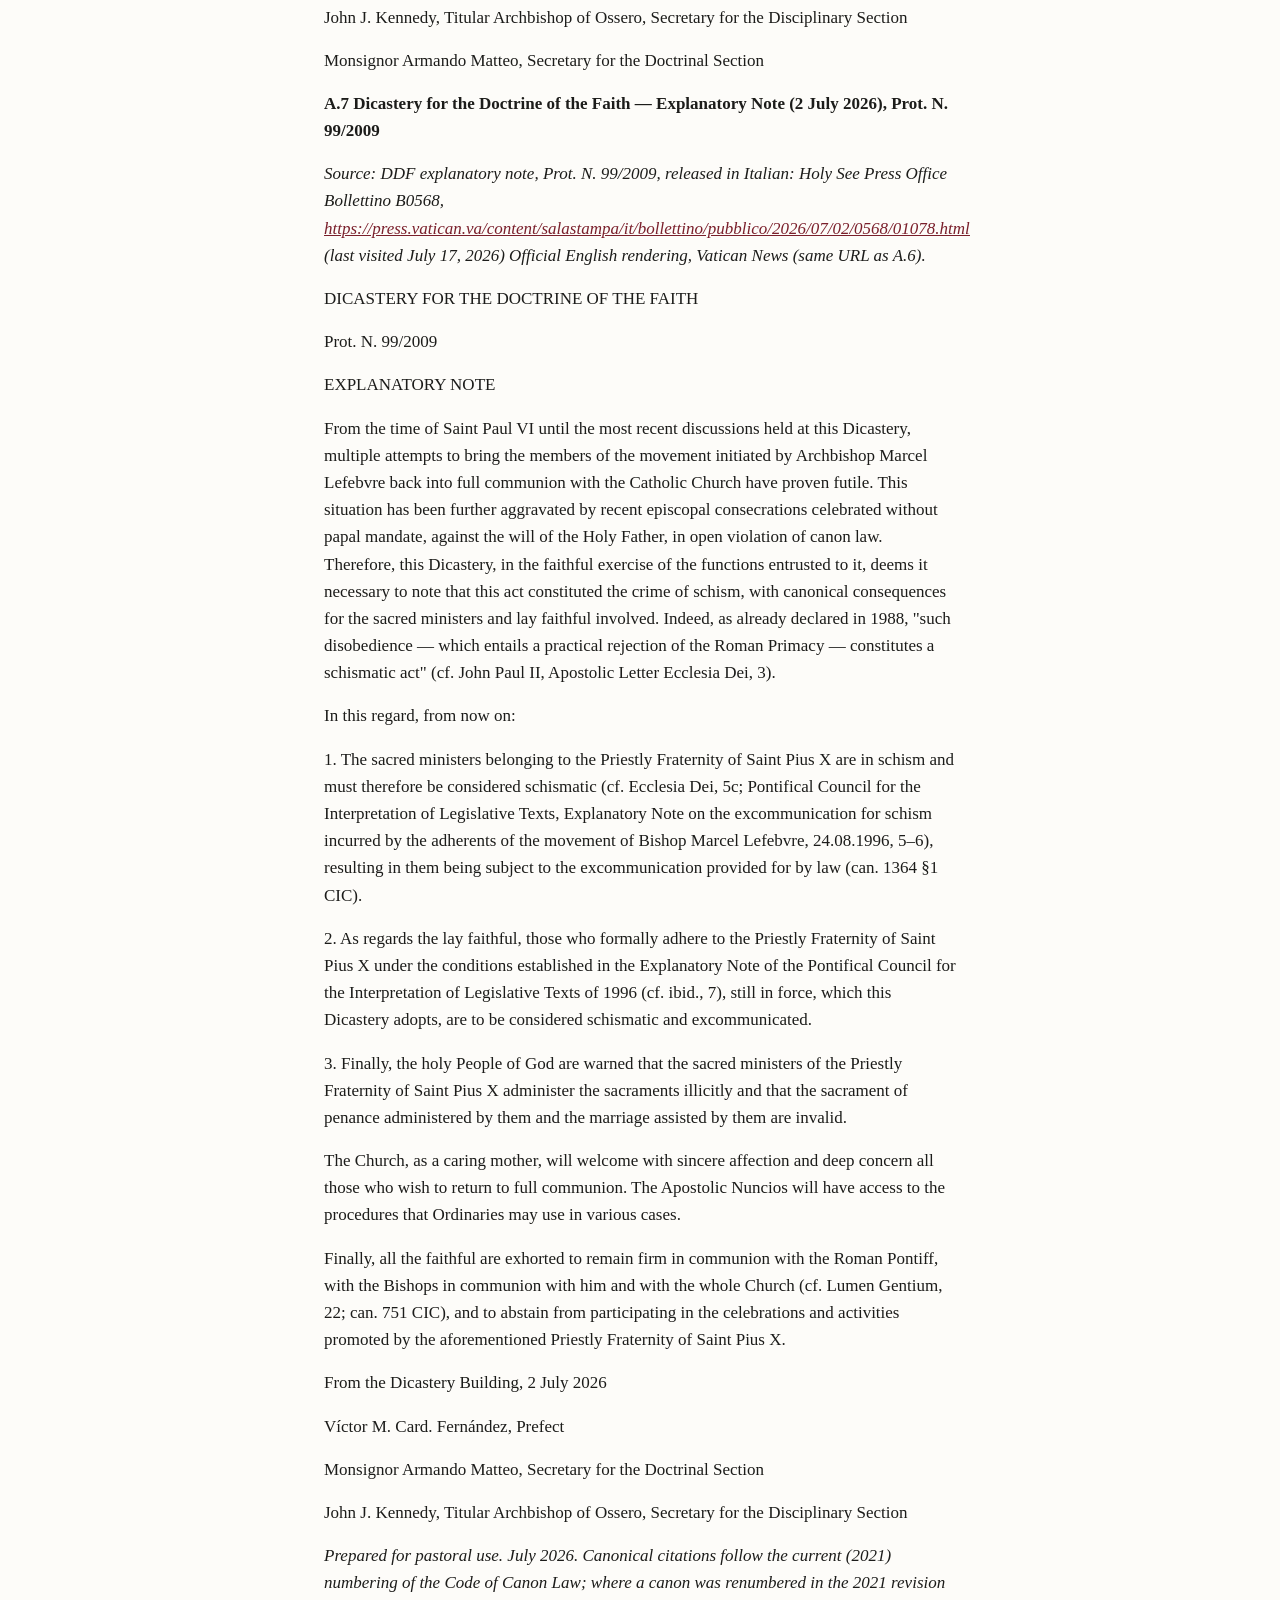
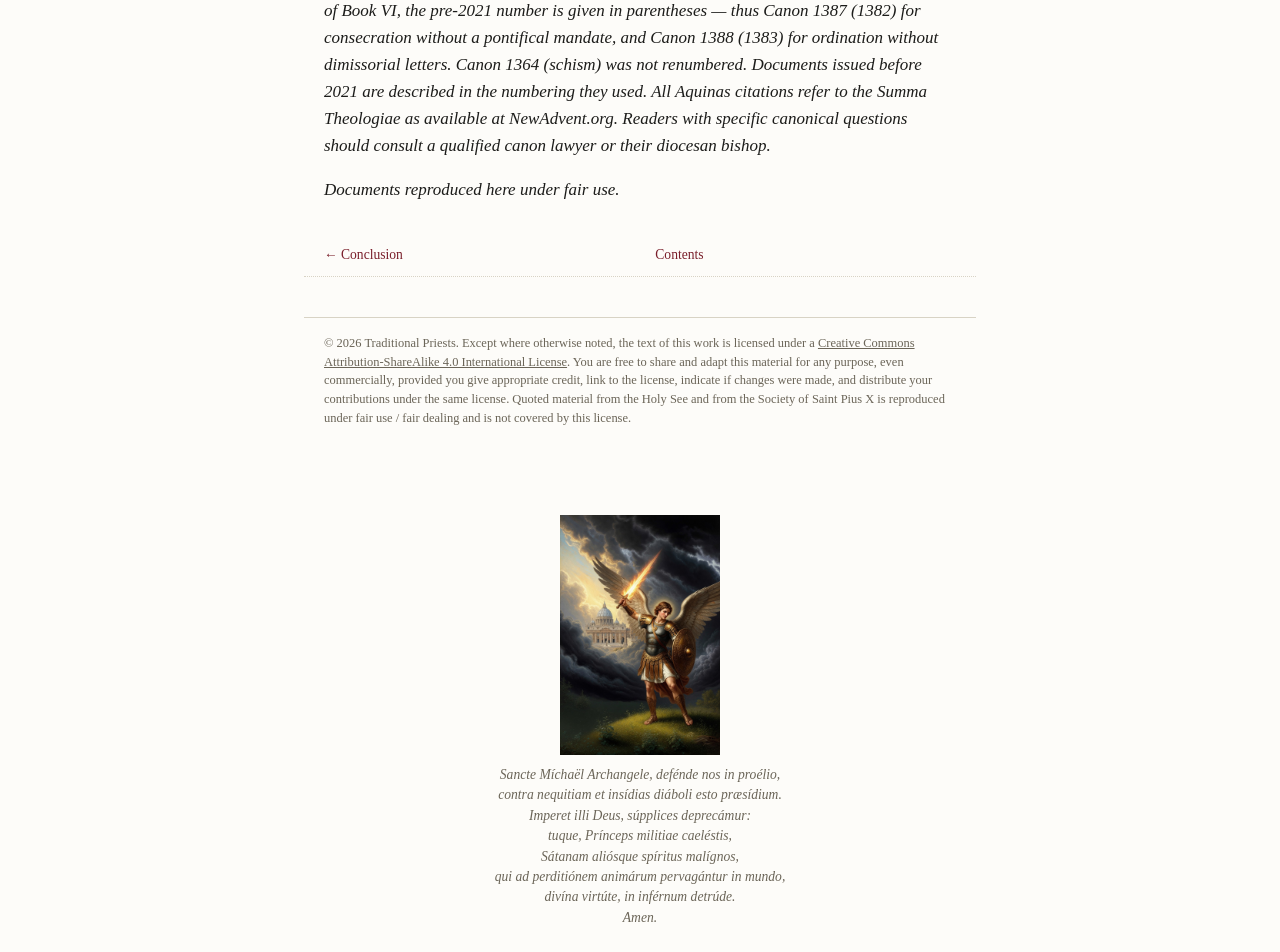
<file: appendix-a.html>
<!DOCTYPE html>
<html lang="en">
<head>
<meta charset="utf-8">
<meta name="viewport" content="width=device-width, initial-scale=1">
<title>Appendix A &mdash; Quaestio Disputata on the SSPX</title>
<link rel="stylesheet" href="style.css">
<link rel="icon" href="favicon.ico" sizes="any">
<link rel="icon" type="image/png" sizes="32x32" href="favicon-32.png">
<link rel="icon" type="image/png" sizes="16x16" href="favicon-16.png">
<link rel="apple-touch-icon" href="apple-touch-icon.png">
<meta property="og:type" content="website">
<meta property="og:site_name" content="On Assisting at the Mass of Priests of the Society of Saint Pius X">
<meta property="og:title" content="Appendix A &mdash; Quaestio Disputata on the SSPX">
<meta property="og:description" content="A canonical and theological quaestio disputata examining whether the faithful may licitly assist at Masses offered by priests of the Society of Saint Pius X.">
<meta property="og:url" content="https://caniattendsspx.com/appendix-a.html">
<meta property="og:image" content="https://caniattendsspx.com/Images/og-image.png">
<meta property="og:image:width" content="1200">
<meta property="og:image:height" content="630">
<meta name="twitter:card" content="summary_large_image">
<meta name="twitter:title" content="Appendix A &mdash; Quaestio Disputata on the SSPX">
<meta name="twitter:description" content="A canonical and theological quaestio disputata examining whether the faithful may licitly assist at Masses offered by priests of the Society of Saint Pius X.">
<meta name="twitter:image" content="https://caniattendsspx.com/Images/og-image.png">
</head>
<body class="appendix">
<header class="site-header">
<p class="jmj">JMJ</p>
<a class="home-link" href="index.html">On Assisting at the Mass of Priests of the Society of Saint Pius X</a>
</header>
<nav class="crumbs"><a href="conclusion.html">&larr; Conclusion</a><span class="crumbs-center"><a href="search.html">Search</a> <span class="crumbs-sep">&mdash;</span> <a href="index.html">Contents</a></span><span class="spacer"></span></nav>
<div class="dedication-wrap">
<figure class="dedication-figure">
<img class="page-top-image" src="Images/Top%20of%20Page-BVM.jpg" alt="Image of the Blessed Virgin Mary">
<figcaption>Dedicated to the Blessed Virgin Mary</figcaption>
</figure>
</div>
<main class="page">
<p><strong>Appendix A: Primary Source Documents</strong></p>
<p><em>The following primary documents are cited throughout this work, and especially in Articles 3 and 4. The Holy See documents among them (A.1, A.6, A.7) are reproduced here in full for verification; the Society's own documents (A.2–A.5) are cited with links to the published originals rather than reproduced in full (see the fair use notice at the end of this Appendix). Ecclesial texts released in Italian are given in the English rendering identified in each citation; a direct vatican.va posting is cited where one was located, and where only an official Holy See outlet (Vatican News) was available that is noted.</em></p>
<p id="a1"><strong>A.1 Pope Leo XIV, Letter to the Superior General of the Priestly Fraternity of Saint Pius X (29 June 2026)</strong></p>
<p><em>Source: vatican.va (Italian original), <a href="https://www.vatican.va/content/leo-xiv/it/letters/2026/documents/20260629-lettera-fraternita-sanpiox.html"><u>https://www.vatican.va/content/leo-xiv/it/letters/2026/documents/20260629-lettera-fraternita-sanpiox.html</u></a> (last visited July 17, 2026). English rendering via Vatican News.</em></p>
<p>To the Reverend</p>
<p>Fr. Davide Pagliarani</p>
<p>Superior General</p>
<p>of the Priestly Fraternity of Saint Pius X</p>
<p>With a paternal heart, and aware of the responsibility entrusted to me by the Lord as the Successor of the Apostle Peter, I address you and, through you, the bishops, priests, seminarians and faithful connected to the Priestly Fraternity of Saint Pius X.</p>
<p>The Church recognizes the devotion to liturgical life, commitment to priestly formation, apostolic zeal and desire for fidelity to Tradition that characterize many people and communities connected to your Fraternity. This has motivated the attentive and generous attitude that my Predecessors have consistently shown to you.</p>
<p>In this spirit, and filled with Christian affection, I plead with you and ask you with all my heart: please turn back! I urge you to consider carefully the spiritual good of the faithful, because the schismatic act you are about to undertake would deprive them of the licit and, in some cases, even valid reception of the Sacraments, which they love and seek for their sanctification.</p>
<p>The Church is open to a path of dialogue and understanding that the Holy Spirit can make possible and fruitful.</p>
<p>I pray for you, because to tear the seamless garment of Christ is a sin of extreme gravity. May the Lord enlighten your consciences and awaken your hearts. With a sorrowful yet hopeful heart, I feel it is my duty, through the authority received from Christ, to ask you to desist from your intended act. I entrust these intentions to the Immaculate Heart of Mary, Mother of Good Counsel.</p>
<p>From the Vatican, 29 June 2026</p>
<p>Solemnity of the Holy Apostles Peter and Paul</p>
<p>LEO PP. XIV</p>
<p id="a2"><strong>A.2 Fr. Davide Pagliarani, Letter in Reply to His Holiness Pope Leo XIV (30 June 2026)</strong></p>
<p><em>Source: FSSPX News, <a href="https://fsspx.news/en/news/letter-superior-general-response-his-holiness-pope-leo-xiv-59914"><u>https://fsspx.news/en/news/letter-superior-general-response-his-holiness-pope-leo-xiv-59914</u></a> (last visited July 17, 2026).</em></p>
<p id="a3"><strong>A.3 Homily of Fr. Davide Pagliarani at the Episcopal Consecrations (Écône, 1 July 2026)</strong></p>
<p><em>Source: FSSPX News, “Écône 2026 | Fr. Pagliarani’s Sermon at the Episcopal Consecrations,” 1 July 2026, <a href="https://fsspx.news/en/news/econe-2026-fr-pagliaranis-sermon-episcopal-consecrations-59927"><u>https://fsspx.news/en/news/econe-2026-fr-pagliaranis-sermon-episcopal-consecrations-59927</u></a> (last visited July 17, 2026).</em></p>
<p id="a4"><strong>A.4 “Habetis mandatum apostolicum?” — Declaration Read in Place of the Apostolic Mandate (1 July 2026)</strong></p>
<p><em>Source: read by Fr. Foucauld Le Roux; FSSPX News (2 July 2026), <a href="https://fsspx.news/en/news/habetis-mandatum-apostolicum-declaration-read-episcopal-consecrations-59936"><u>https://fsspx.news/en/news/habetis-mandatum-apostolicum-declaration-read-episcopal-consecrations-59936</u></a> (last visited July 17, 2026).</em></p>
<p id="a5"><strong>A.5 General House Statement Following the Episcopal Consecrations (1 July 2026)</strong></p>
<p><em>Source: Society of Saint Pius X, General House; FSSPX News, <a href="https://fsspx.news/en/news/general-house-statement-following-episcopal-consecrations-59913"><u>https://fsspx.news/en/news/general-house-statement-following-episcopal-consecrations-59913</u></a> (last visited July 17, 2026).</em></p>
<p id="a6"><strong>A.6 Dicastery for the Doctrine of the Faith — Decree (2 July 2026), Prot. N. 99/2009</strong></p>
<p><em>Source: DDF decree, Prot. N. 99/2009, released in Italian: vatican.va, <a href="https://www.vatican.va/roman_curia/congregations/cfaith/documents/rc_ddf_doc_20260702_decreto-scomunica-fsspx_it.html"><u>https://www.vatican.va/roman_curia/congregations/cfaith/documents/rc_ddf_doc_20260702_decreto-scomunica-fsspx_it.html</u></a> (last visited July 17, 2026) and Holy See Press Office Bollettino B0568, <a href="https://press.vatican.va/content/salastampa/it/bollettino/pubblico/2026/07/02/0568/01077.html"><u>https://press.vatican.va/content/salastampa/it/bollettino/pubblico/2026/07/02/0568/01077.html</u></a> (last visited July 17, 2026) Official English rendering, Vatican News, <a href="https://www.vaticannews.va/en/vatican-city/news/2026-07/holy-see-decrees-excommunication-lefebrians-consecrations.html"><u>https://www.vaticannews.va/en/vatican-city/news/2026-07/holy-see-decrees-excommunication-lefebrians-consecrations.html</u></a> (last visited July 17, 2026).</em></p>
<p>DICASTERY FOR THE DOCTRINE OF THE FAITH</p>
<p>Prot. N. 99/2009</p>
<p>DECREE</p>
<p>Despite the warnings addressed to the Superior General of the Priestly Society of Saint Pius X, Bishop Alfonso de Galarreta, having committed an act of a schismatic nature through the episcopal consecration of four priests, without a pontifical mandate and against the will of the Supreme Pontiff, has <em>ipso facto</em> incurred the penalties provided for by canon 1387 and canon 1364 § 1 CIC 2021.</p>
<p>I therefore declare for all legal purposes that both the aforementioned Bishop Alfonso de Galarreta and Pascal Schreiber, Michael Goldade, Michel Poinsinet de Sivry and Marc Hanappier have incurred <em>ipso facto</em> the <em>latae sententiae</em> excommunication reserved to the Apostolic See.</p>
<p>I further declare that Bishop Bernard Fellay, having directly participated in the liturgical celebration as a co-consecrator, thus publicly adhering to the schismatic act, has incurred the <em>latae sententiae</em> excommunication provided for by canon 1364 § 1 CIC 2021.</p>
<p>Clerics and lay faithful are warned not to adhere to the schism of the Priestly Society of Saint Pius X, because they would <em>ipso facto</em> incur the penalty of <em>latae sententiae</em> excommunication.</p>
<p>From the Dicastery Building, 2 July 2026</p>
<p>Víctor M. Card. Fernández, Prefect</p>
<p>John J. Kennedy, Titular Archbishop of Ossero, Secretary for the Disciplinary Section</p>
<p>Monsignor Armando Matteo, Secretary for the Doctrinal Section</p>
<p id="a7"><strong>A.7 Dicastery for the Doctrine of the Faith — Explanatory Note (2 July 2026), Prot. N. 99/2009</strong></p>
<p><em>Source: DDF explanatory note, Prot. N. 99/2009, released in Italian: Holy See Press Office Bollettino B0568, <a href="https://press.vatican.va/content/salastampa/it/bollettino/pubblico/2026/07/02/0568/01078.html"><u>https://press.vatican.va/content/salastampa/it/bollettino/pubblico/2026/07/02/0568/01078.html</u></a> (last visited July 17, 2026) Official English rendering, Vatican News (same URL as A.6).</em></p>
<p>DICASTERY FOR THE DOCTRINE OF THE FAITH</p>
<p>Prot. N. 99/2009</p>
<p>EXPLANATORY NOTE</p>
<p>From the time of Saint Paul VI until the most recent discussions held at this Dicastery, multiple attempts to bring the members of the movement initiated by Archbishop Marcel Lefebvre back into full communion with the Catholic Church have proven futile. This situation has been further aggravated by recent episcopal consecrations celebrated without papal mandate, against the will of the Holy Father, in open violation of canon law. Therefore, this Dicastery, in the faithful exercise of the functions entrusted to it, deems it necessary to note that this act constituted the crime of schism, with canonical consequences for the sacred ministers and lay faithful involved. Indeed, as already declared in 1988, "such disobedience — which entails a practical rejection of the Roman Primacy — constitutes a schismatic act" (cf. John Paul II, Apostolic Letter Ecclesia Dei, 3).</p>
<p>In this regard, from now on:</p>
<p>1. The sacred ministers belonging to the Priestly Fraternity of Saint Pius X are in schism and must therefore be considered schismatic (cf. Ecclesia Dei, 5c; Pontifical Council for the Interpretation of Legislative Texts, Explanatory Note on the excommunication for schism incurred by the adherents of the movement of Bishop Marcel Lefebvre, 24.08.1996, 5–6), resulting in them being subject to the excommunication provided for by law (can. 1364 §1 CIC).</p>
<p>2. As regards the lay faithful, those who formally adhere to the Priestly Fraternity of Saint Pius X under the conditions established in the Explanatory Note of the Pontifical Council for the Interpretation of Legislative Texts of 1996 (cf. ibid., 7), still in force, which this Dicastery adopts, are to be considered schismatic and excommunicated.</p>
<p>3. Finally, the holy People of God are warned that the sacred ministers of the Priestly Fraternity of Saint Pius X administer the sacraments illicitly and that the sacrament of penance administered by them and the marriage assisted by them are invalid.</p>
<p>The Church, as a caring mother, will welcome with sincere affection and deep concern all those who wish to return to full communion. The Apostolic Nuncios will have access to the procedures that Ordinaries may use in various cases.</p>
<p>Finally, all the faithful are exhorted to remain firm in communion with the Roman Pontiff, with the Bishops in communion with him and with the whole Church (cf. Lumen Gentium, 22; can. 751 CIC), and to abstain from participating in the celebrations and activities promoted by the aforementioned Priestly Fraternity of Saint Pius X.</p>
<p>From the Dicastery Building, 2 July 2026</p>
<p>Víctor M. Card. Fernández, Prefect</p>
<p>Monsignor Armando Matteo, Secretary for the Doctrinal Section</p>
<p>John J. Kennedy, Titular Archbishop of Ossero, Secretary for the Disciplinary Section</p>
<p><em>Prepared for pastoral use. July 2026. Canonical citations follow the current (2021) numbering of the Code of Canon Law; where a canon was renumbered in the 2021 revision of Book VI, the pre-2021 number is given in parentheses — thus Canon 1387 (1382) for consecration without a pontifical mandate, and Canon 1388 (1383) for ordination without dimissorial letters. Canon 1364 (schism) was not renumbered. Documents issued before 2021 are described in the numbering they used. All Aquinas citations refer to the Summa Theologiae as available at NewAdvent.org. Readers with specific canonical questions should consult a qualified canon lawyer or their diocesan bishop.</em></p>
<p><em>Documents reproduced here under fair use.</em></p>

</main>
<nav class="crumbs"><a href="conclusion.html">&larr; Conclusion</a><a href="index.html">Contents</a><span class="spacer"></span></nav>
<footer class="site-footer">
<p>&copy; 2026 Traditional Priests. Except where otherwise noted, the text of this work
is licensed under a <a rel="license" href="https://creativecommons.org/licenses/by-sa/4.0/">
Creative Commons Attribution-ShareAlike 4.0 International License</a>. You are free to
share and adapt this material for any purpose, even commercially, provided you give
appropriate credit, link to the license, indicate if changes were made, and distribute
your contributions under the same license. Quoted material from the Holy See and from
the Society of Saint Pius X is reproduced under fair use / fair dealing and is not
covered by this license.</p>
</footer>
<img class="page-bottom-image" src="Images/Bottom%20of%20Page-StMtA.jpg" alt="Saint Michael the Archangel">
<p class="st-michael-prayer">
Sancte Míchaël Archangele, defénde nos in proélio,<br>
contra nequitiam et insídias diáboli esto præsídium.<br>
Imperet illi Deus, súpplices deprecámur:<br>
tuque, Prínceps militiae caeléstis,<br>
Sátanam aliósque spíritus malígnos,<br>
qui ad perditiónem animárum pervagántur in mundo,<br>
divína virtúte, in inférnum detrúde.<br>
Amen.
</p>
</body>
</html>
</file>
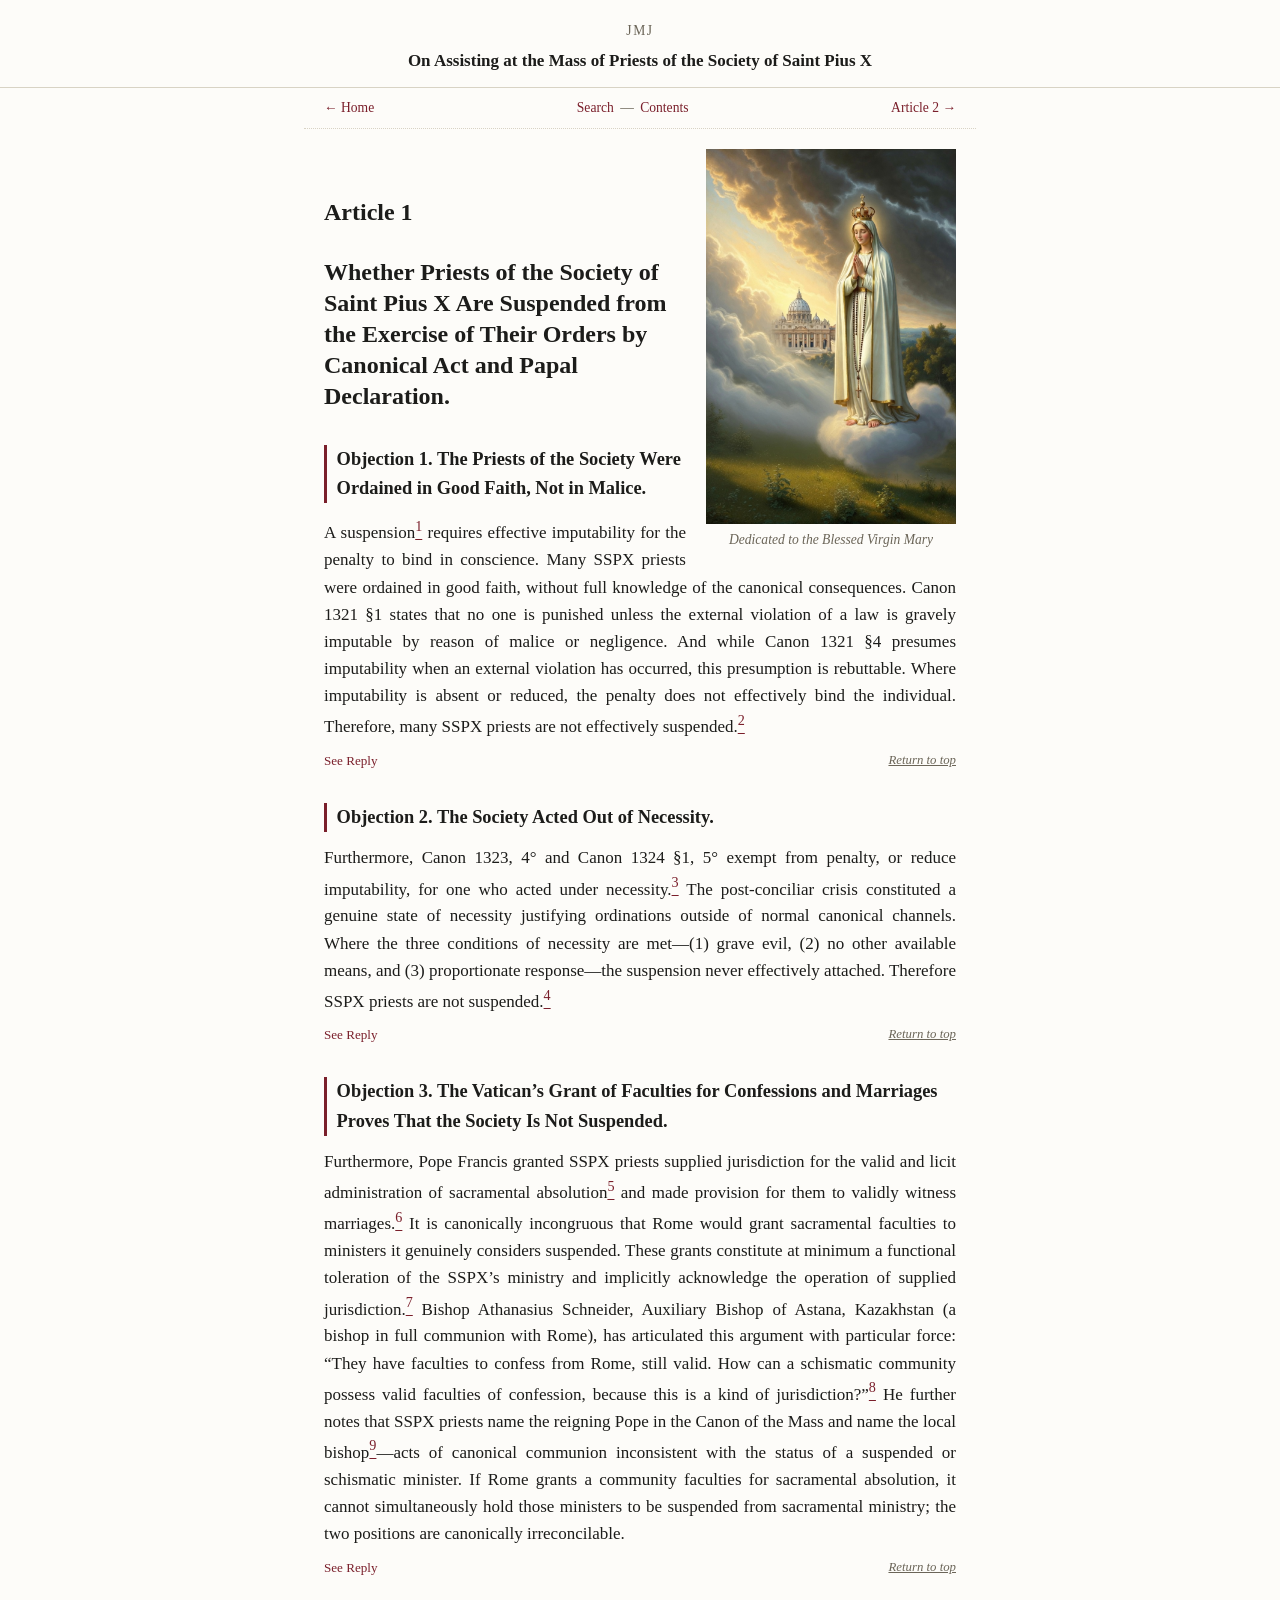
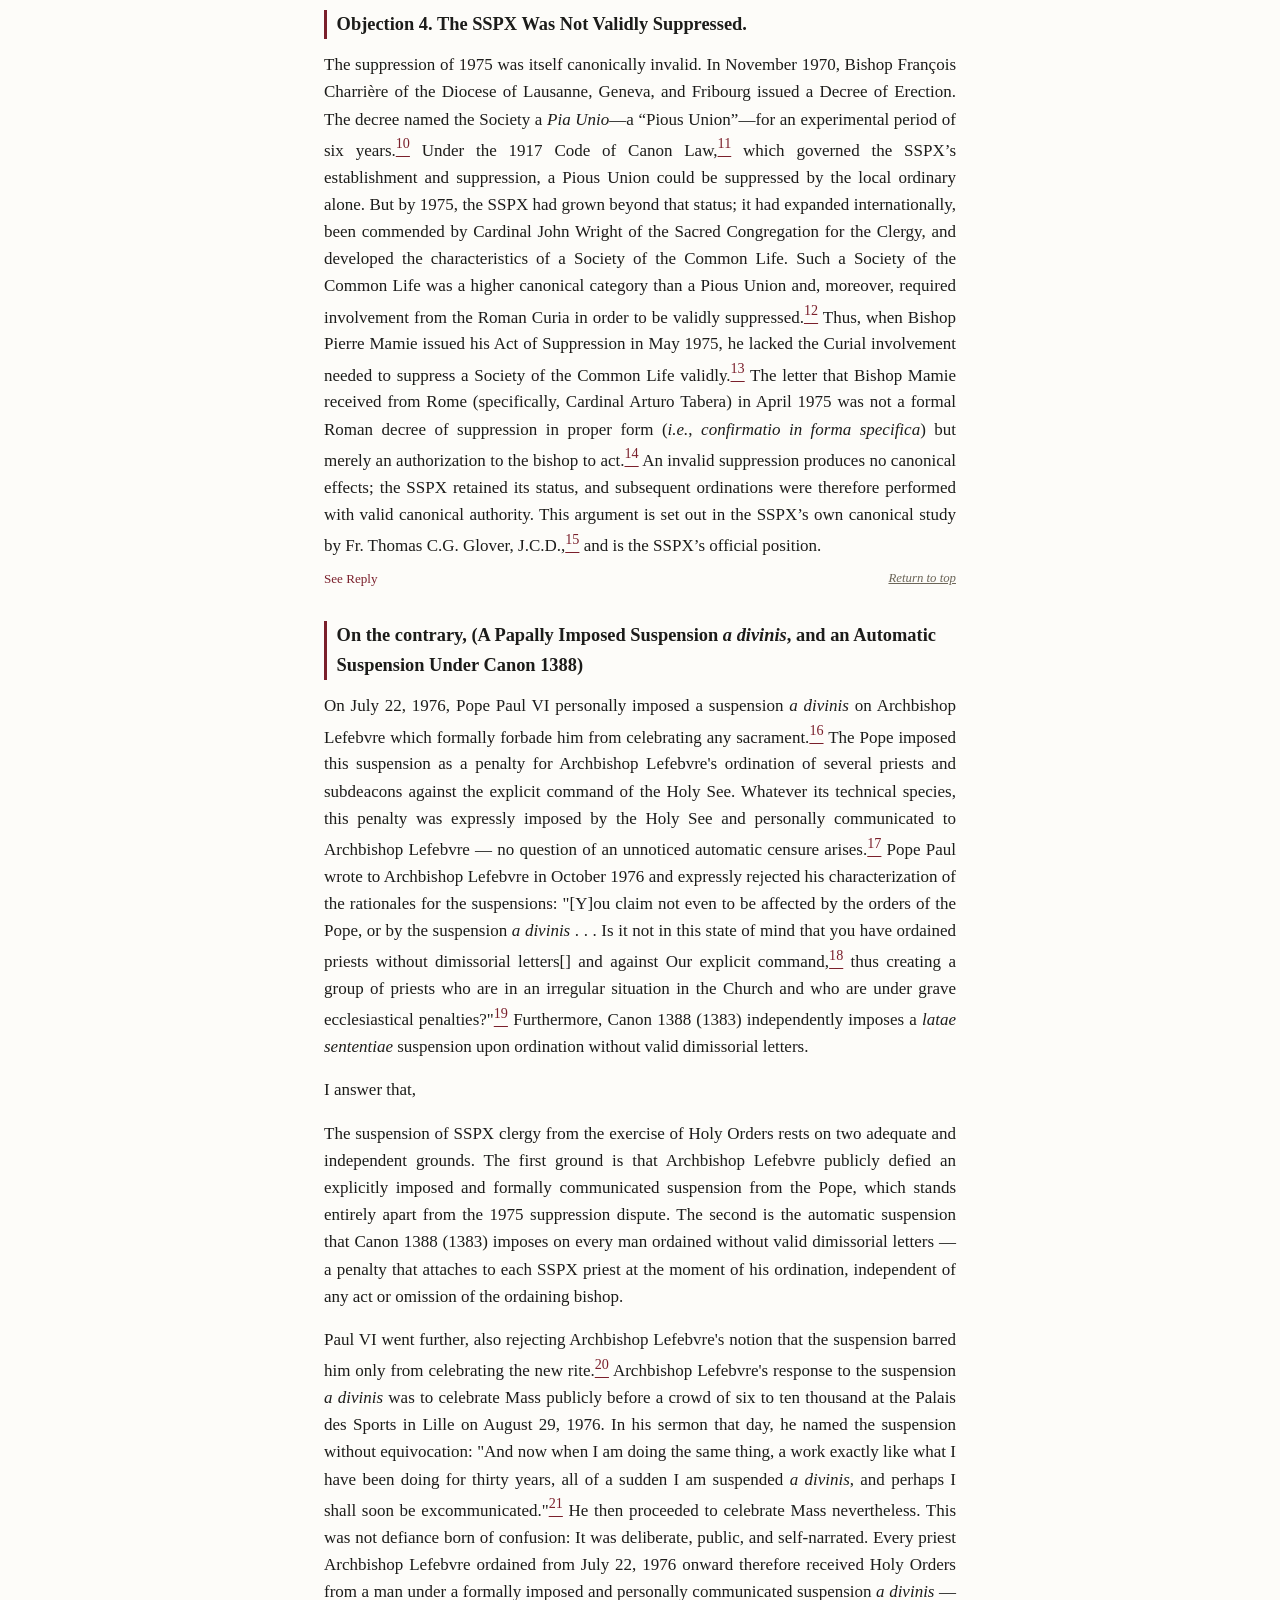
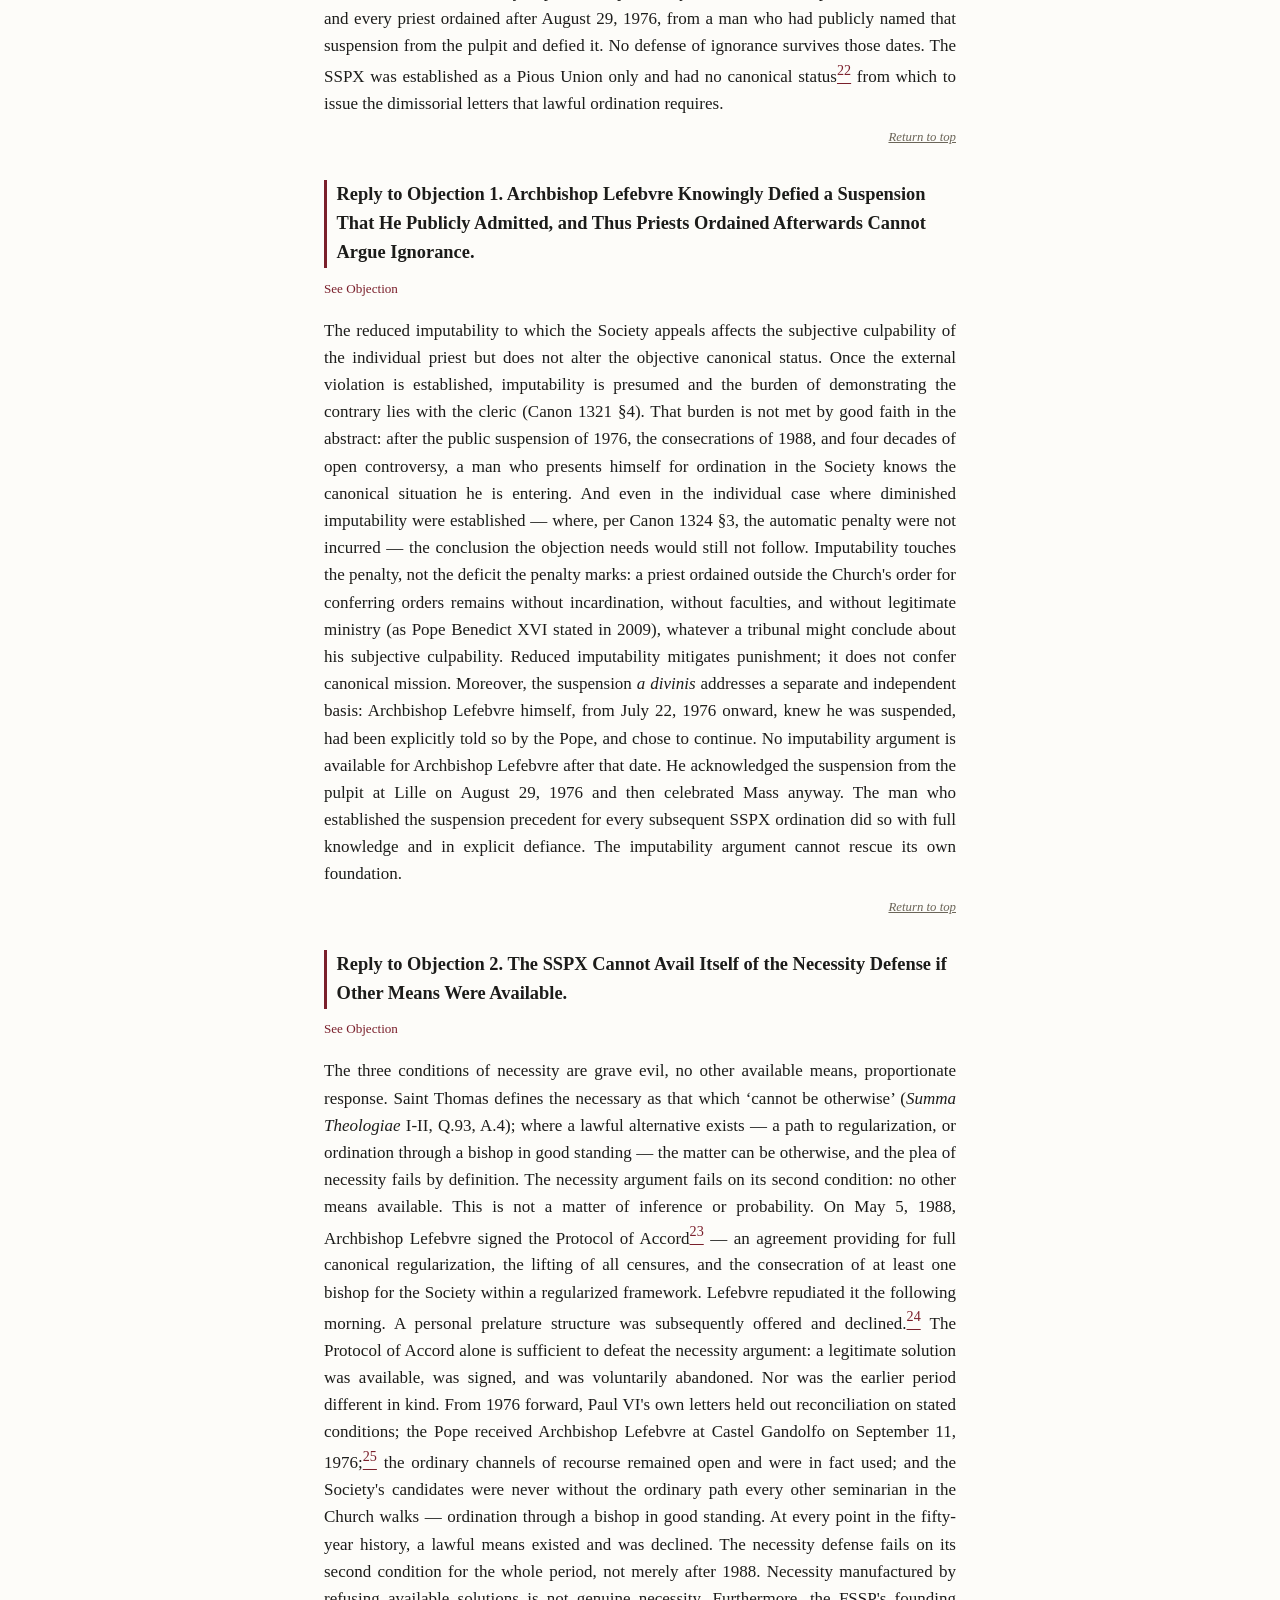
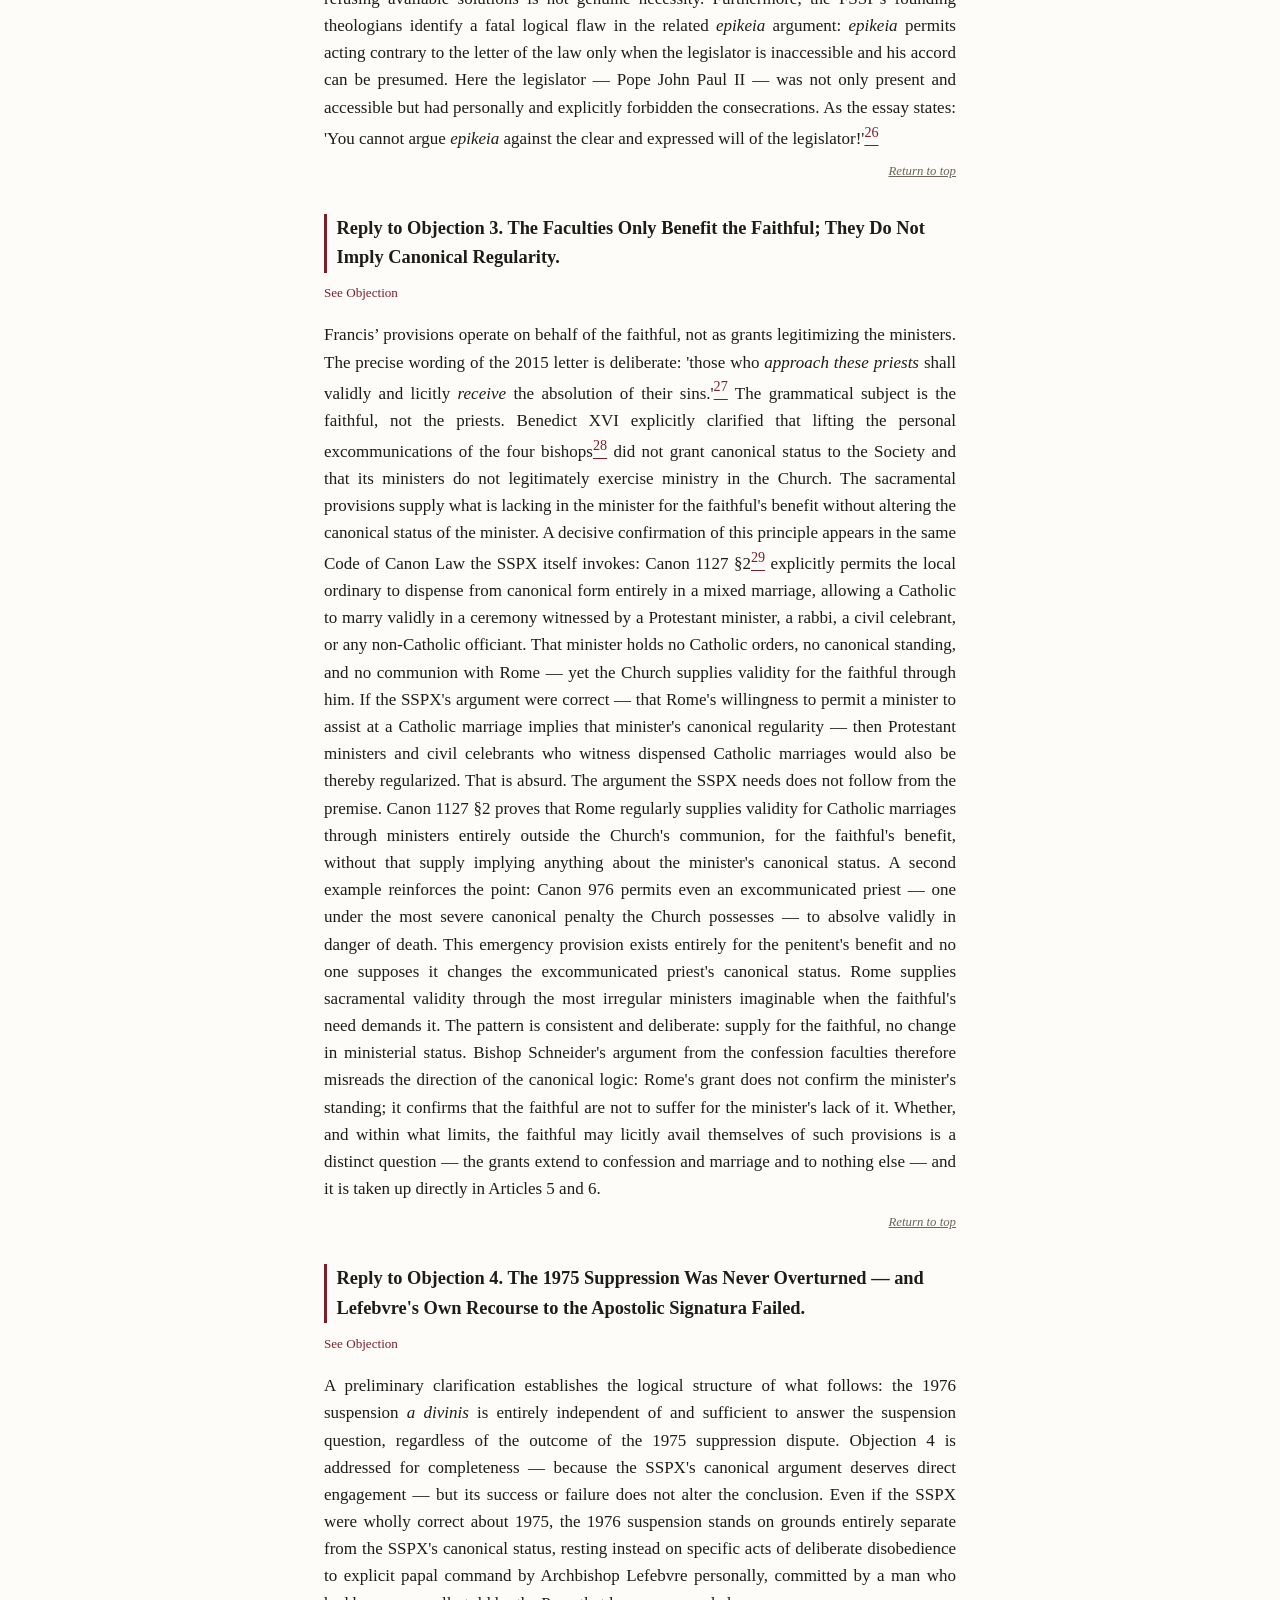
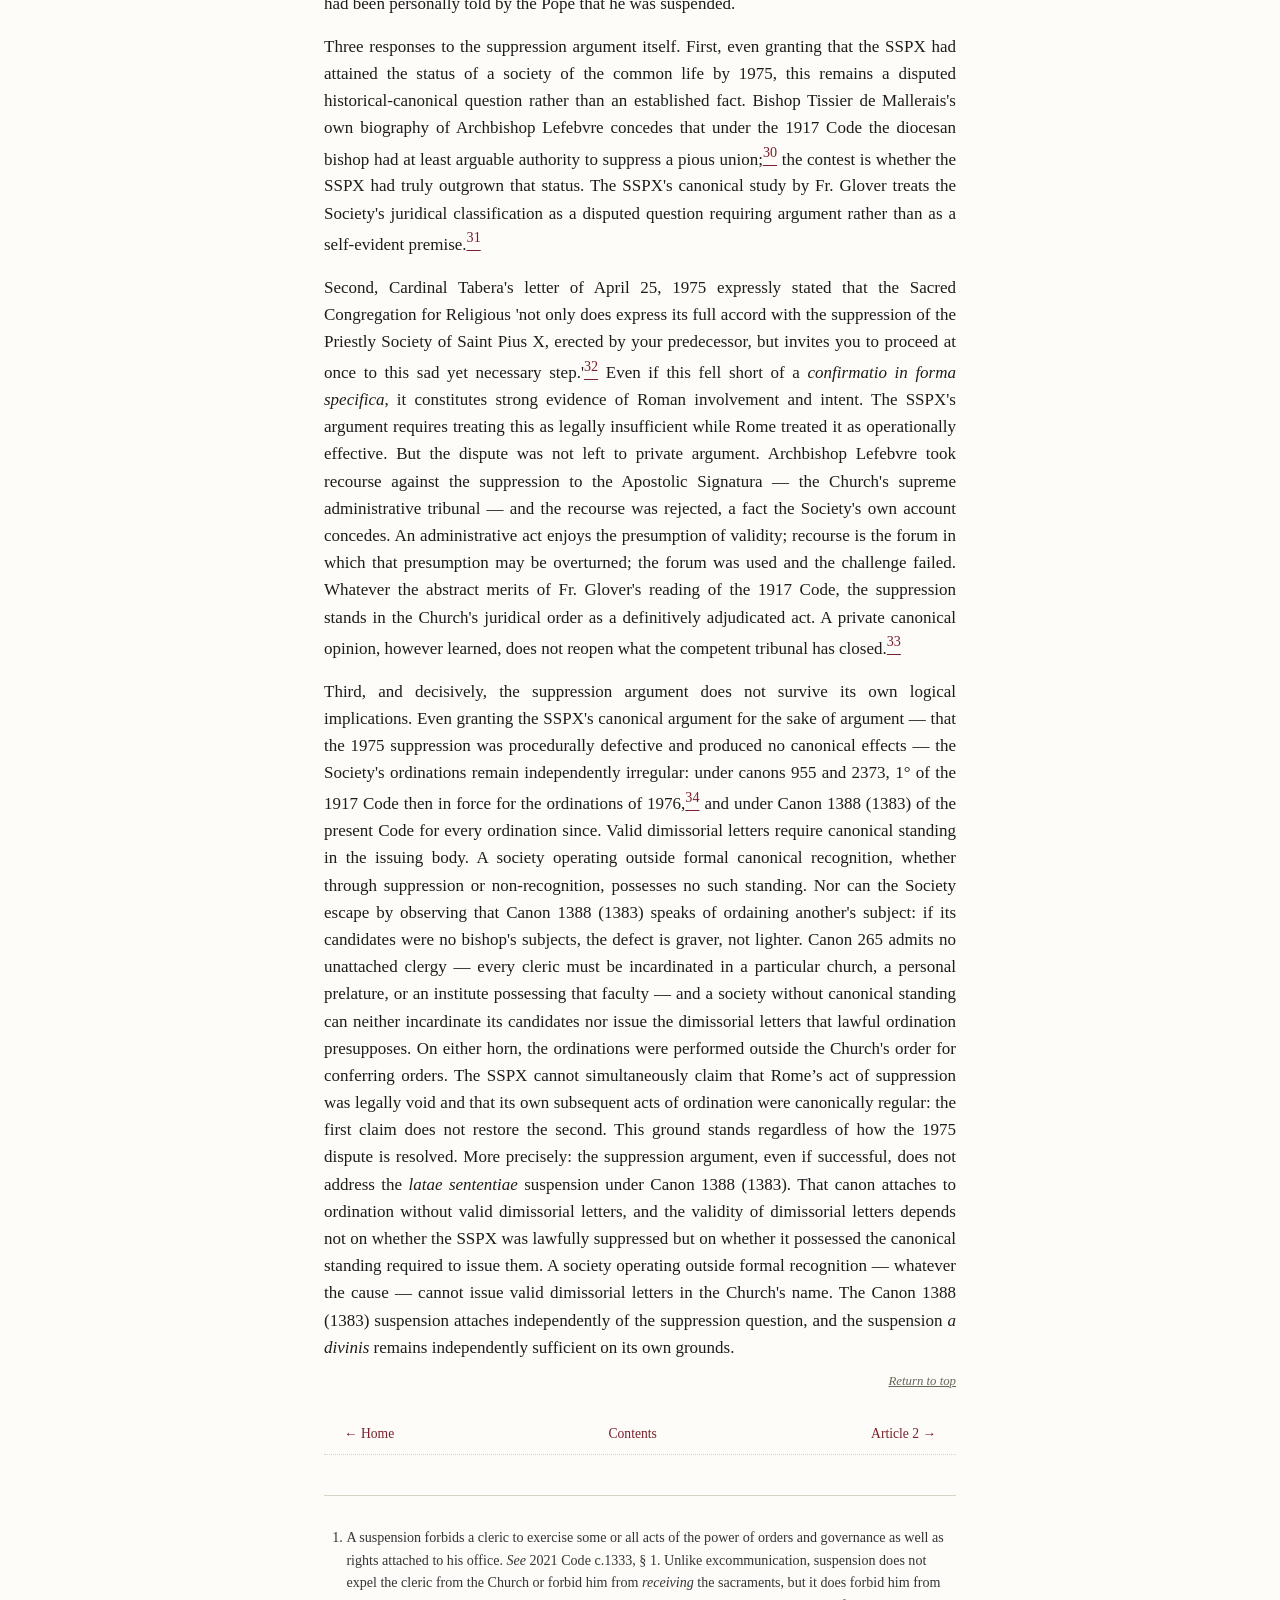
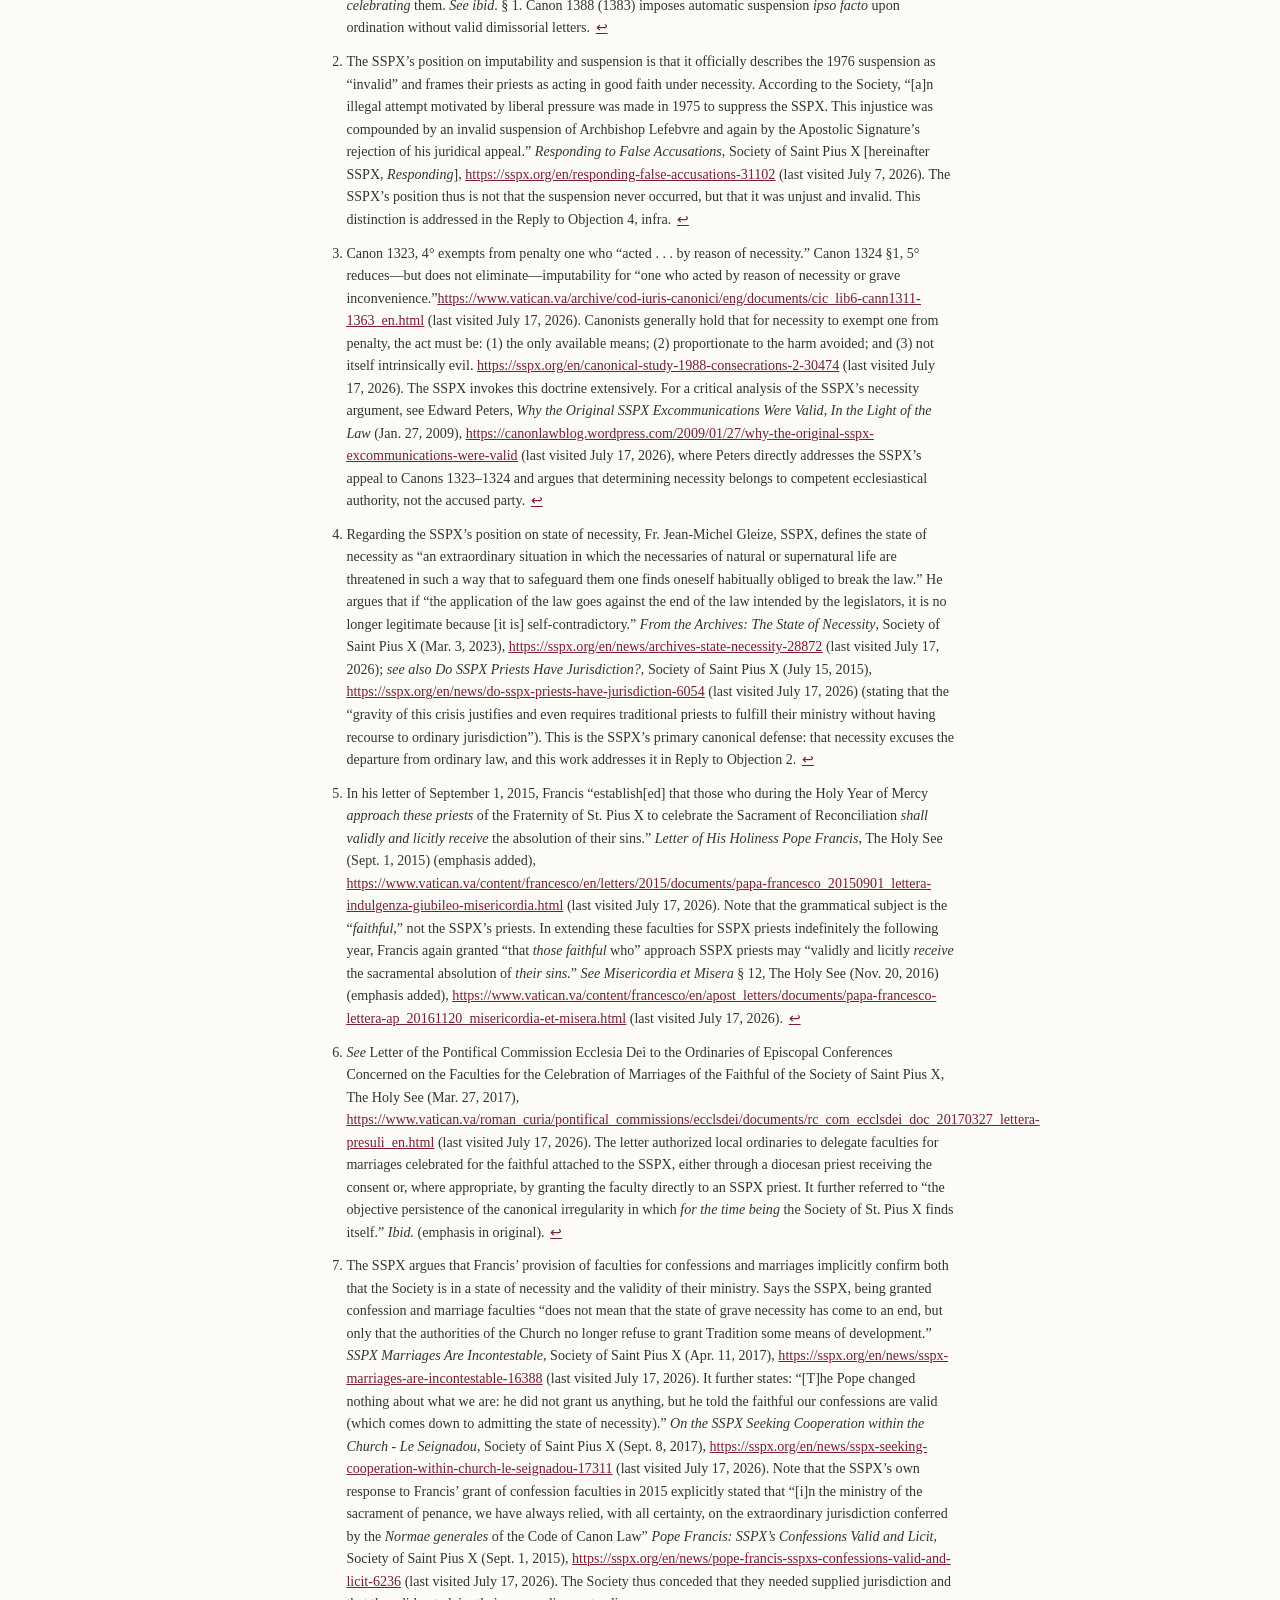
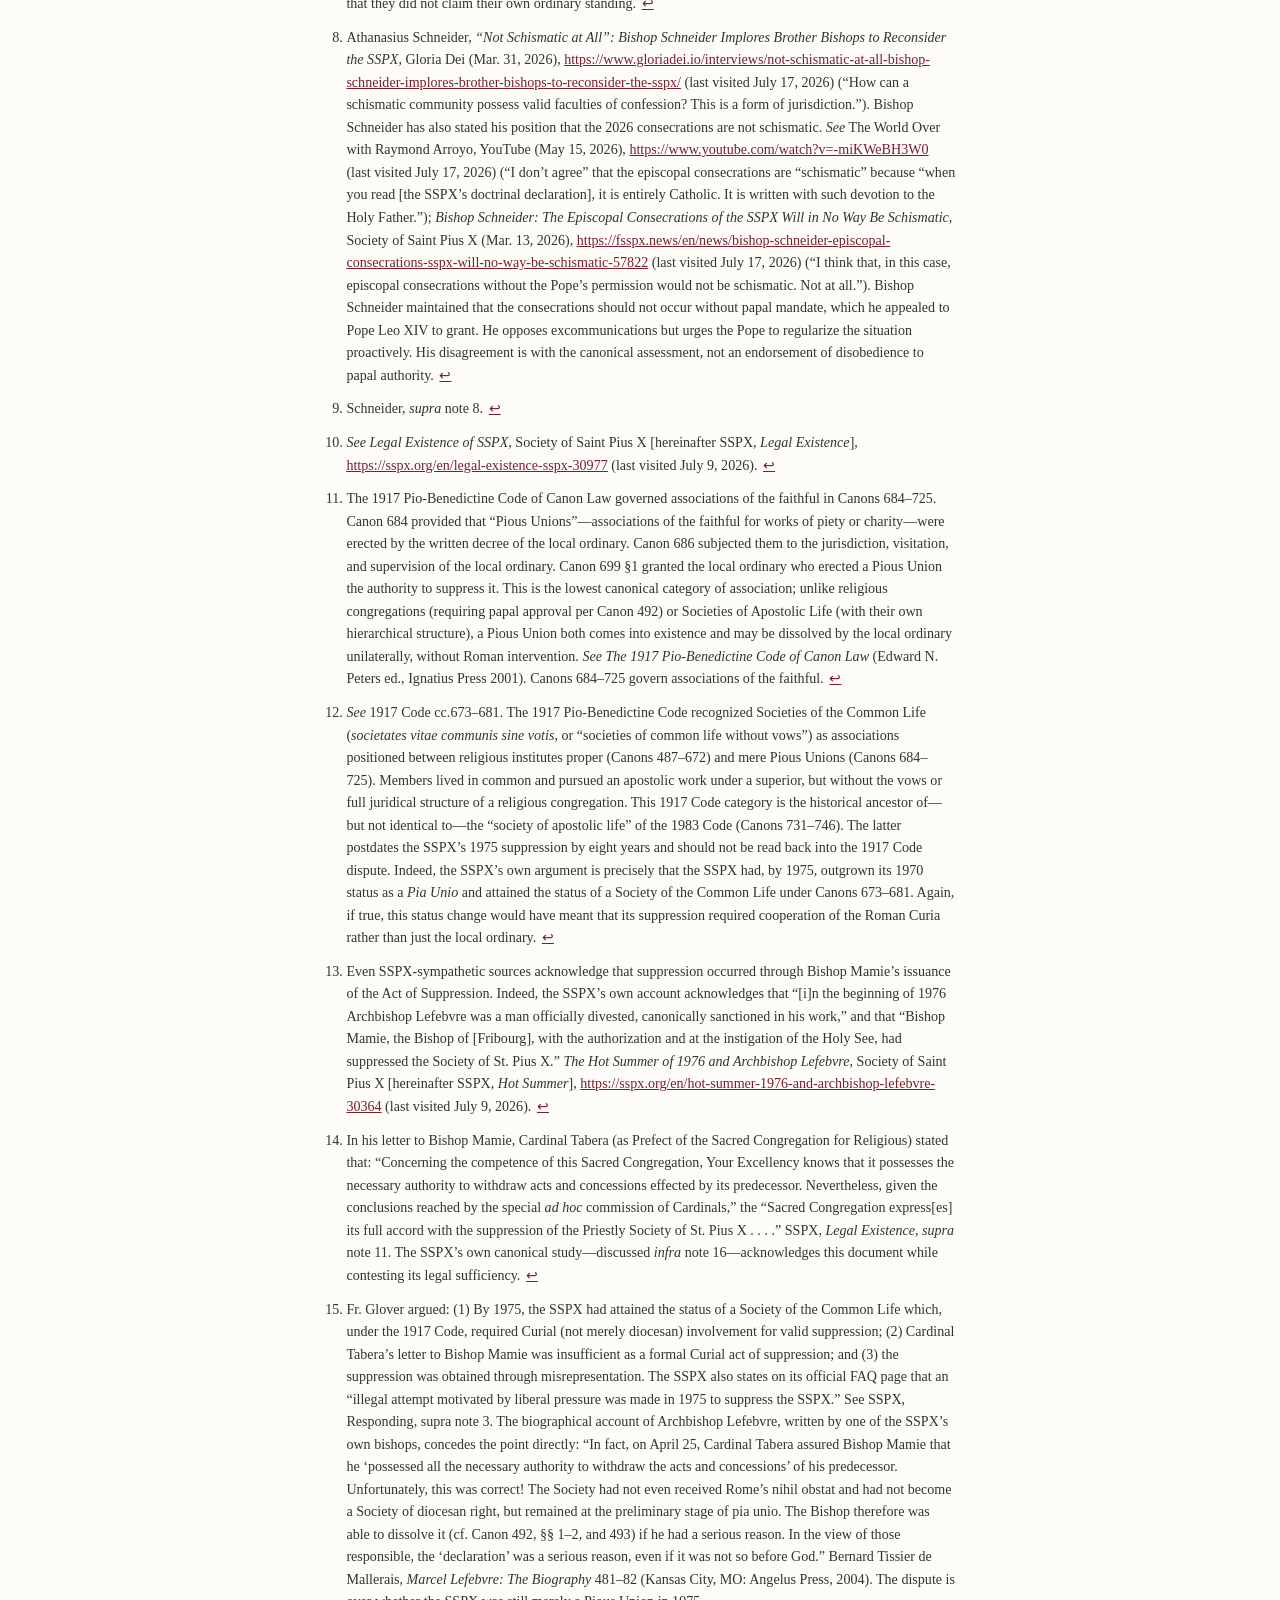
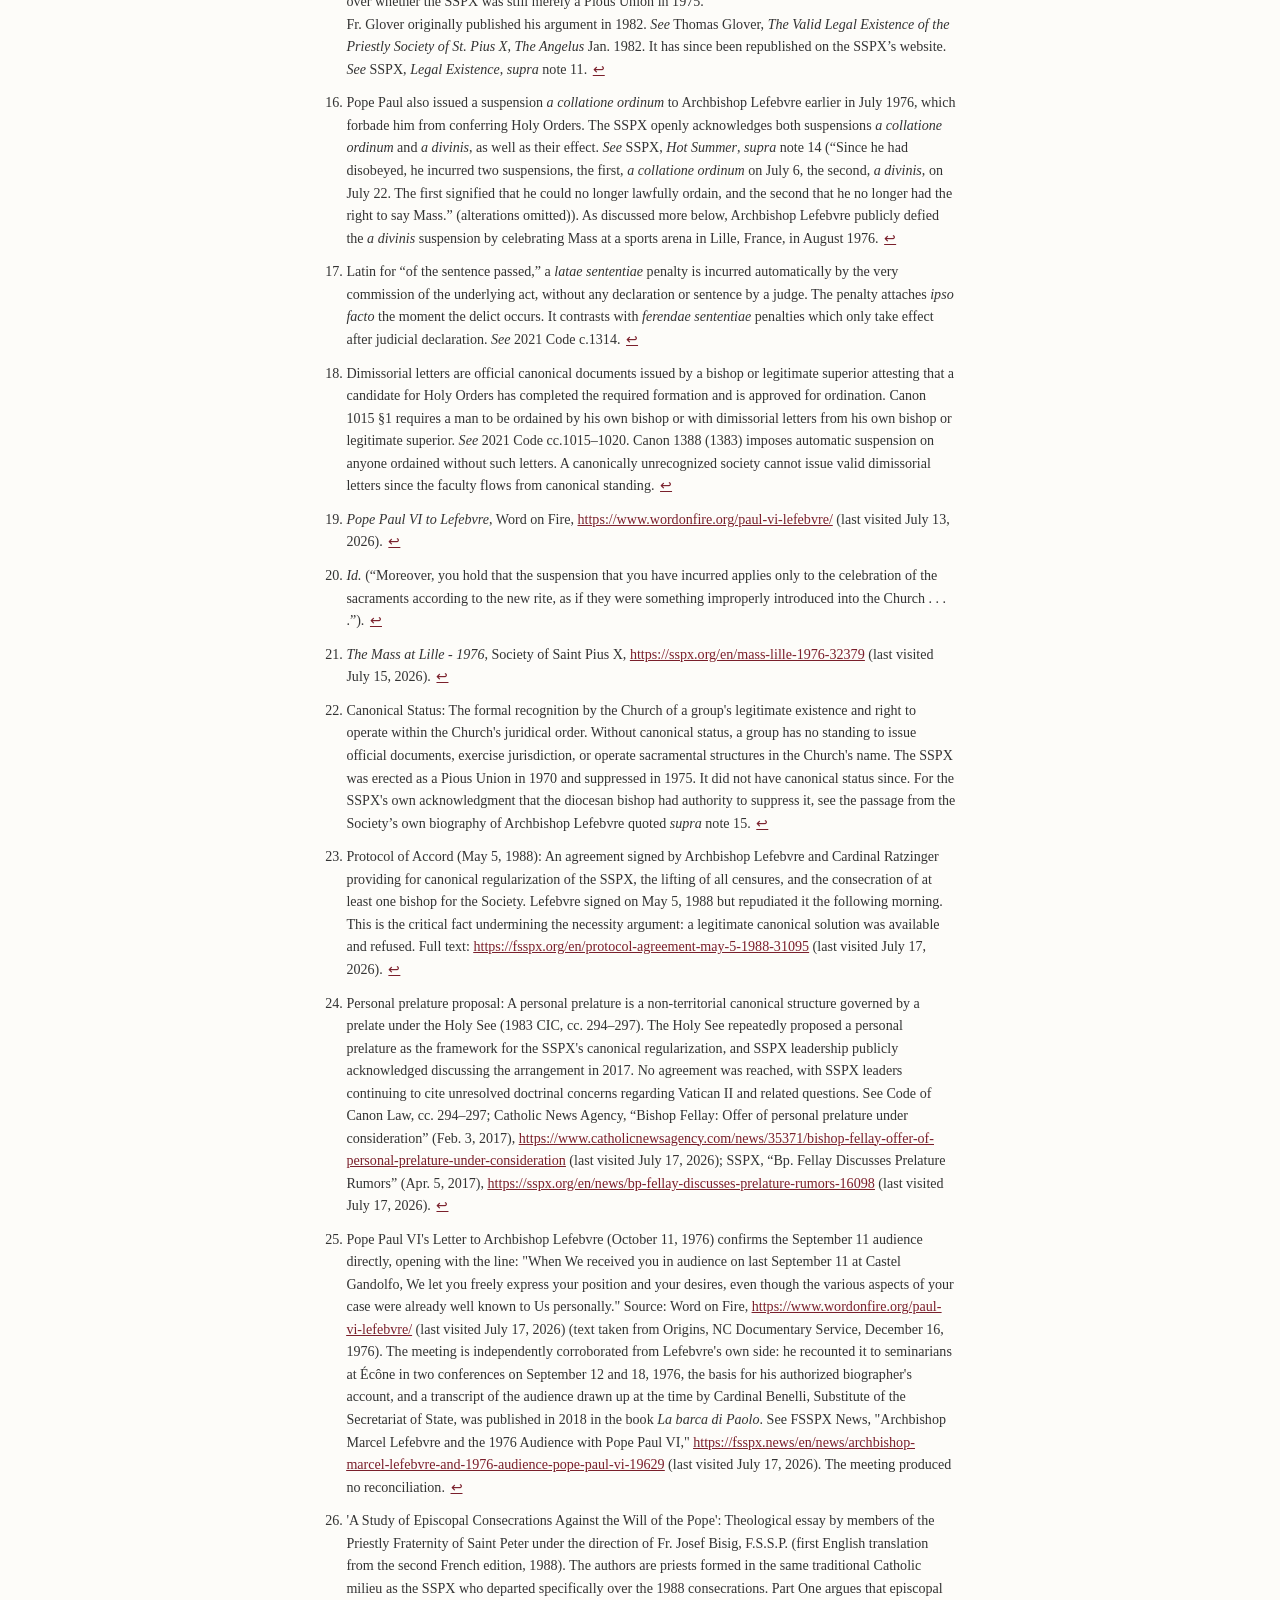
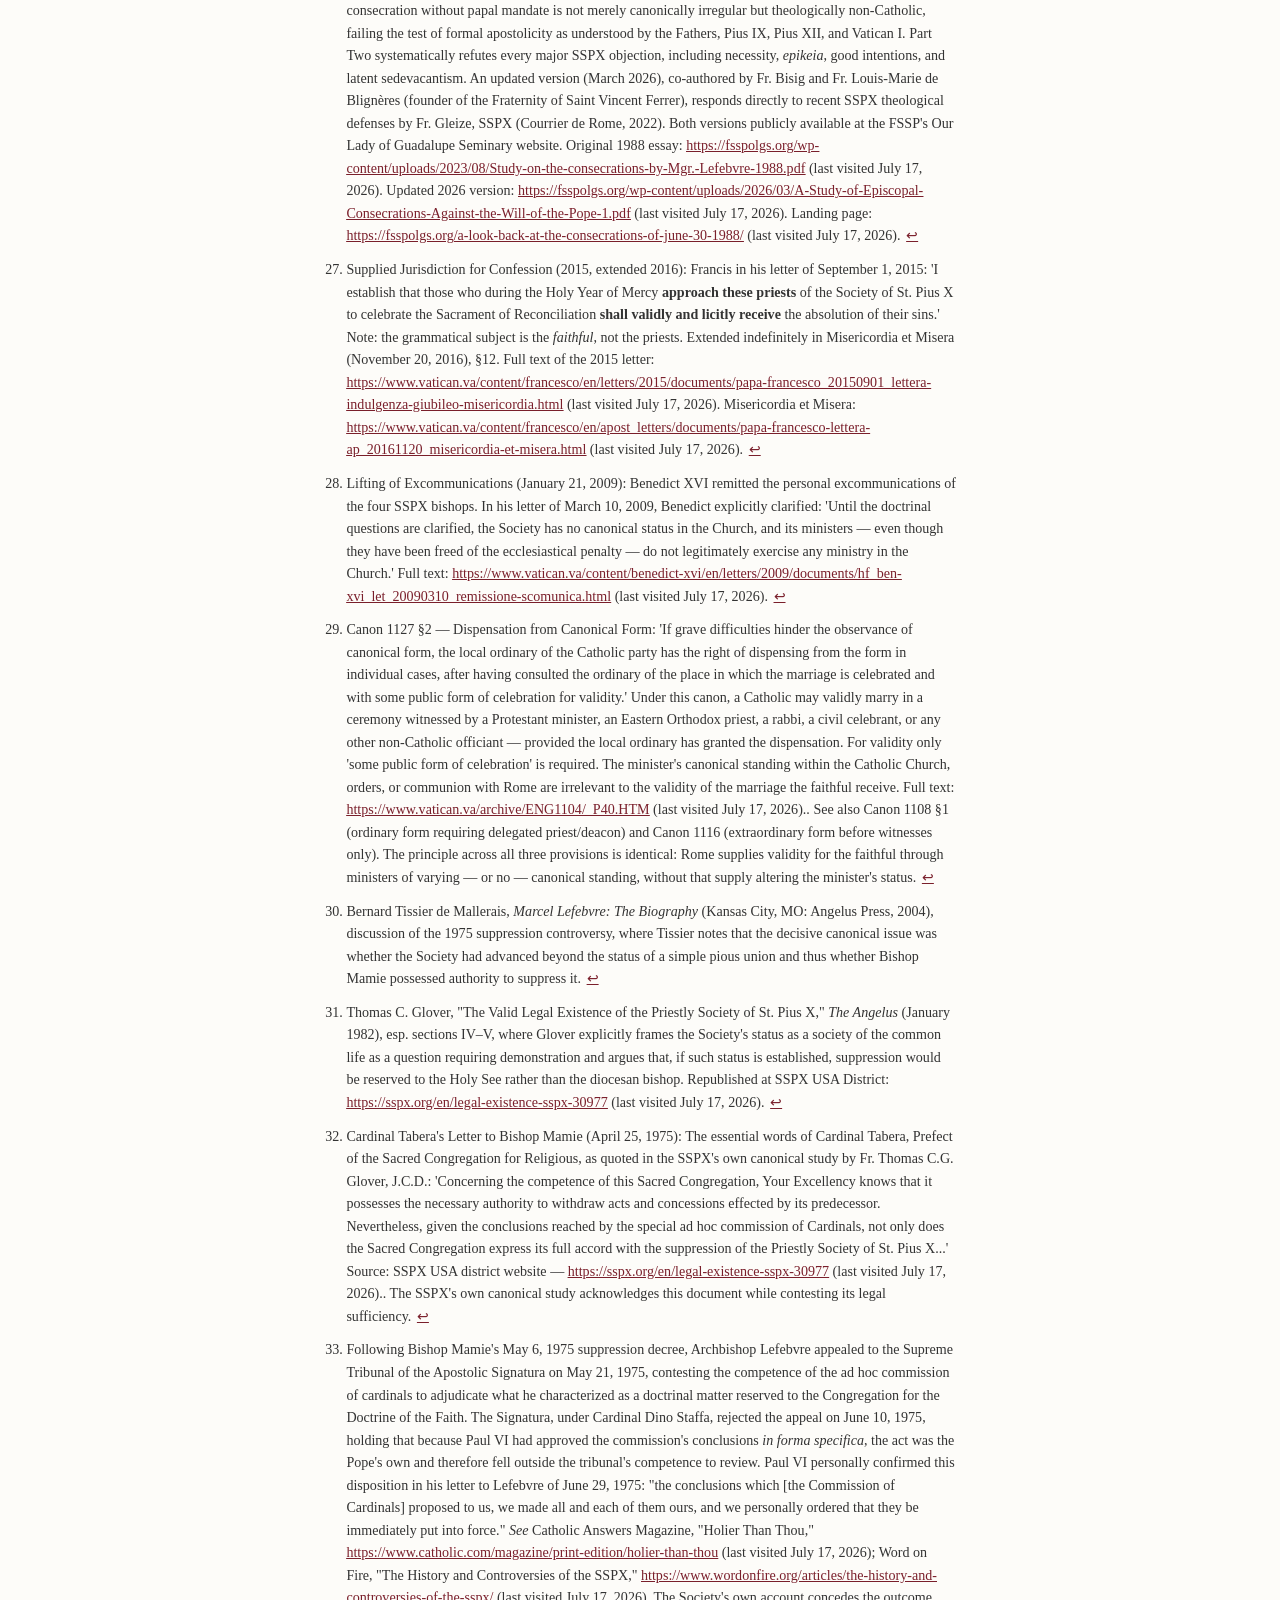
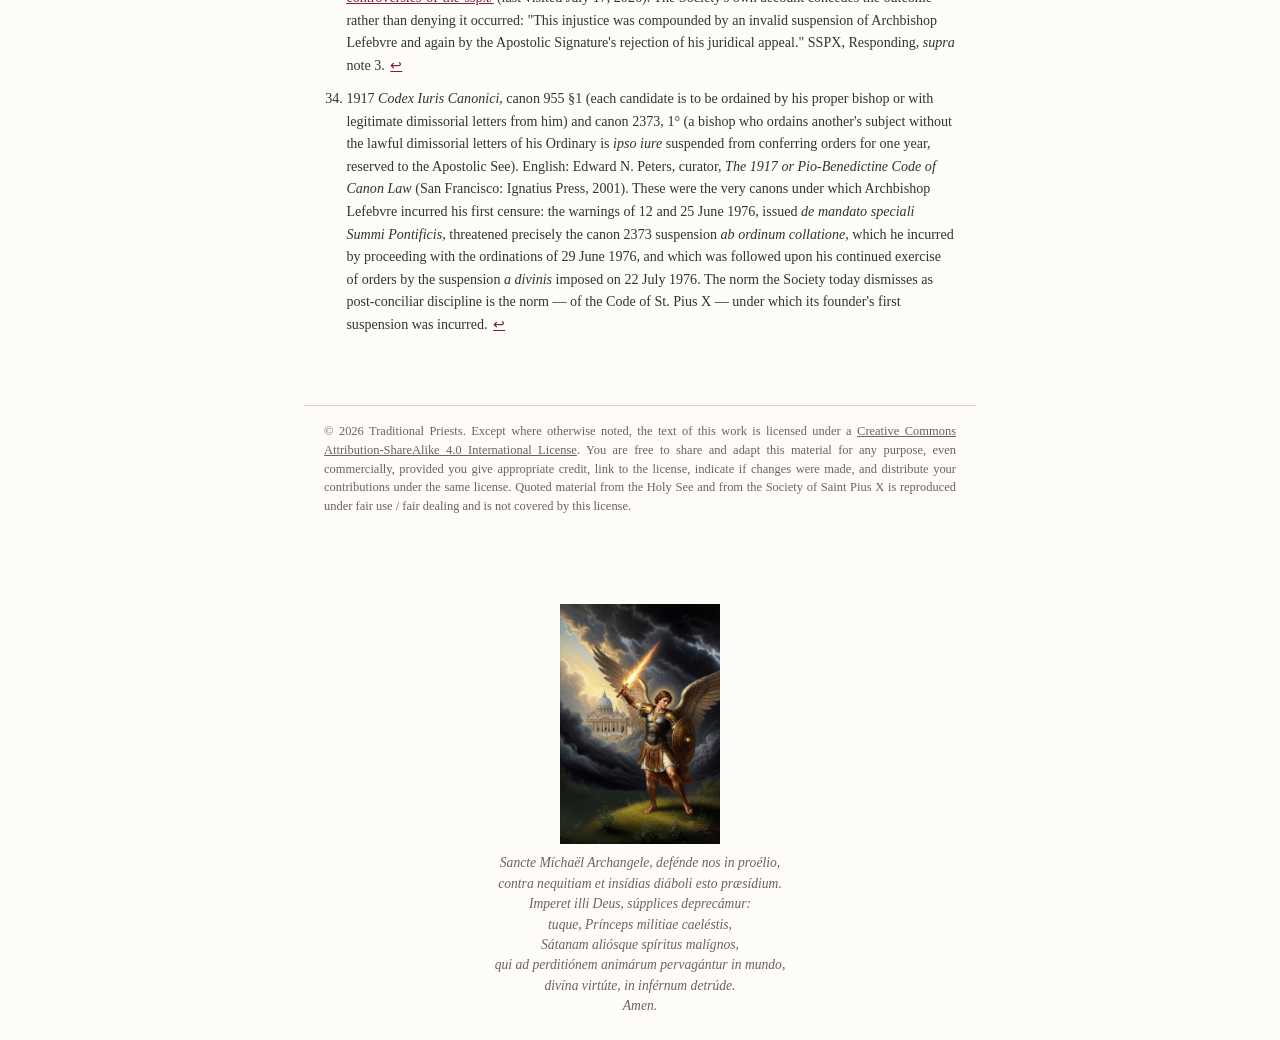
<file: article-1.html>
<!DOCTYPE html>
<html lang="en">
<head>
<meta charset="utf-8">
<meta name="viewport" content="width=device-width, initial-scale=1">
<title>Article 1 &mdash; Quaestio Disputata on the SSPX</title>
<link rel="stylesheet" href="style.css">
<link rel="icon" href="favicon.ico" sizes="any">
<link rel="icon" type="image/png" sizes="32x32" href="favicon-32.png">
<link rel="icon" type="image/png" sizes="16x16" href="favicon-16.png">
<link rel="apple-touch-icon" href="apple-touch-icon.png">
<meta property="og:type" content="website">
<meta property="og:site_name" content="On Assisting at the Mass of Priests of the Society of Saint Pius X">
<meta property="og:title" content="Article 1 &mdash; Quaestio Disputata on the SSPX">
<meta property="og:description" content="A canonical and theological quaestio disputata examining whether the faithful may licitly assist at Masses offered by priests of the Society of Saint Pius X.">
<meta property="og:url" content="https://caniattendsspx.com/article-1.html">
<meta property="og:image" content="https://caniattendsspx.com/Images/og-image.png">
<meta property="og:image:width" content="1200">
<meta property="og:image:height" content="630">
<meta name="twitter:card" content="summary_large_image">
<meta name="twitter:title" content="Article 1 &mdash; Quaestio Disputata on the SSPX">
<meta name="twitter:description" content="A canonical and theological quaestio disputata examining whether the faithful may licitly assist at Masses offered by priests of the Society of Saint Pius X.">
<meta name="twitter:image" content="https://caniattendsspx.com/Images/og-image.png">
</head>
<body>
<header class="site-header">
<p class="jmj">JMJ</p>
<a class="home-link" href="index.html">On Assisting at the Mass of Priests of the Society of Saint Pius X</a>
</header>
<nav class="crumbs"><a href="note-to-reader.html">&larr; Home</a><span class="crumbs-center"><a href="search.html">Search</a> <span class="crumbs-sep">&mdash;</span> <a href="index.html">Contents</a></span><a href="article-2.html">Article 2 &rarr;</a></nav>
<div class="dedication-wrap">
<figure class="dedication-figure">
<img class="page-top-image" src="Images/Top%20of%20Page-BVM.jpg" alt="Image of the Blessed Virgin Mary">
<figcaption>Dedicated to the Blessed Virgin Mary</figcaption>
</figure>
</div>
<main class="page">
<h1 class="page-title" id="top">Article 1</h1>
<h1 id="article-1-whether-priests-of-the-society-of-saint-pius-x-are-suspended-from-the-exercise-of-their-orders-by-canonical-act-and-papal-declaration.">Whether Priests of the Society of Saint Pius X Are Suspended from the Exercise of Their Orders by Canonical Act and Papal Declaration.</h1>
<h2 id="objection-1.-the-priests-of-the-society-were-ordained-in-good-faith-not-in-malice.">Objection 1. The Priests of the Society Were Ordained in Good Faith, Not in Malice.</h2>
<p>A suspension<a class="footnote-ref" href="#fn1" id="fnref1" role="doc-noteref"><sup>1</sup></a> requires effective imputability for the penalty to bind in conscience. Many SSPX priests were ordained in good faith, without full knowledge of the canonical consequences. Canon 1321 §1 states that no one is punished unless the external violation of a law is gravely imputable by reason of malice or negligence. And while Canon 1321 §4 presumes imputability when an external violation has occurred, this presumption is rebuttable. Where imputability is absent or reduced, the penalty does not effectively bind the individual. Therefore, many SSPX priests are not effectively suspended.<a class="footnote-ref" href="#fn2" id="fnref2" role="doc-noteref"><sup>2</sup></a></p>
<p class="return-top split"><a class="jump-link" href="#reply-to-objection-1.-archbishop-lefebvre-knowingly-defied-a-suspension-that-he-publicly-admitted-and-thus-priests-ordained-afterwards-cannot-argue-ignorance.">See Reply</a><a href="#top">Return to top</a></p>
<h2 id="objection-2.-the-society-acted-out-of-necessity.">Objection 2. The Society Acted Out of Necessity.</h2>
<p>Furthermore, Canon 1323, 4° and Canon 1324 §1, 5° exempt from penalty, or reduce imputability, for one who acted under necessity.<a class="footnote-ref" href="#fn3" id="fnref3" role="doc-noteref"><sup>3</sup></a> The post-conciliar crisis constituted a genuine state of necessity justifying ordinations outside of normal canonical channels. Where the three conditions of necessity are met—(1) grave evil, (2) no other available means, and (3) proportionate response—the suspension never effectively attached. Therefore SSPX priests are not suspended.<a class="footnote-ref" href="#fn4" id="fnref4" role="doc-noteref"><sup>4</sup></a></p>
<p class="return-top split"><a class="jump-link" href="#reply-to-objection-2.-the-sspx-cannot-avail-itself-of-the-necessity-defense-if-other-means-were-available.">See Reply</a><a href="#top">Return to top</a></p>
<h2 id="objection-3.-the-vaticans-grant-of-faculties-for-confessions-and-marriages-proves-that-the-society-is-not-suspended.">Objection 3. The Vatican’s Grant of Faculties for Confessions and Marriages Proves That the Society Is Not Suspended.</h2>
<p>Furthermore, Pope Francis granted SSPX priests supplied jurisdiction for the valid and licit administration of sacramental absolution<a class="footnote-ref" href="#fn5" id="fnref5" role="doc-noteref"><sup>5</sup></a> and made provision for them to validly witness marriages.<a class="footnote-ref" href="#fn6" id="fnref6" role="doc-noteref"><sup>6</sup></a> It is canonically incongruous that Rome would grant sacramental faculties to ministers it genuinely considers suspended. These grants constitute at minimum a functional toleration of the SSPX’s ministry and implicitly acknowledge the operation of supplied jurisdiction.<a class="footnote-ref" href="#fn7" id="fnref7" role="doc-noteref"><sup>7</sup></a> Bishop Athanasius Schneider, Auxiliary Bishop of Astana, Kazakhstan (a bishop in full communion with Rome), has articulated this argument with particular force: “They have faculties to confess from Rome, still valid. How can a schismatic community possess valid faculties of confession, because this is a kind of jurisdiction?”<a class="footnote-ref" href="#fn8" id="fnref8" role="doc-noteref"><sup>8</sup></a> He further notes that SSPX priests name the reigning Pope in the Canon of the Mass and name the local bishop<a class="footnote-ref" href="#fn9" id="fnref9" role="doc-noteref"><sup>9</sup></a>—acts of canonical communion inconsistent with the status of a suspended or schismatic minister. If Rome grants a community faculties for sacramental absolution, it cannot simultaneously hold those ministers to be suspended from sacramental ministry; the two positions are canonically irreconcilable.</p>
<p class="return-top split"><a class="jump-link" href="#reply-to-objection-3.-the-faculties-only-benefit-the-faithful-they-do-not-imply-canonical-regularity.">See Reply</a><a href="#top">Return to top</a></p>
<h2 id="objection-4.-the-sspx-was-not-validly-suppressed.">Objection 4. The SSPX Was Not Validly Suppressed.</h2>
<p>The suppression of 1975 was itself canonically invalid. In November 1970, Bishop François Charrière of the Diocese of Lausanne, Geneva, and Fribourg issued a Decree of Erection. The decree named the Society a <em>Pia Unio</em>—a “Pious Union”—for an experimental period of six years.<a class="footnote-ref" href="#fn10" id="fnref10" role="doc-noteref"><sup>10</sup></a> Under the 1917 Code of Canon Law,<a class="footnote-ref" href="#fn11" id="fnref11" role="doc-noteref"><sup>11</sup></a> which governed the SSPX’s establishment and suppression, a Pious Union could be suppressed by the local ordinary alone. But by 1975, the SSPX had grown beyond that status; it had expanded internationally, been commended by Cardinal John Wright of the Sacred Congregation for the Clergy, and developed the characteristics of a Society of the Common Life. Such a Society of the Common Life was a higher canonical category than a Pious Union and, moreover, required involvement from the Roman Curia in order to be validly suppressed.<a class="footnote-ref" href="#fn12" id="fnref12" role="doc-noteref"><sup>12</sup></a> Thus, when Bishop Pierre Mamie issued his Act of Suppression in May 1975, he lacked the Curial involvement needed to suppress a Society of the Common Life validly.<a class="footnote-ref" href="#fn13" id="fnref13" role="doc-noteref"><sup>13</sup></a> The letter that Bishop Mamie received from Rome (specifically, Cardinal Arturo Tabera) in April 1975 was not a formal Roman decree of suppression in proper form (<em>i.e.</em>, <em>confirmatio in forma specifica</em>) but merely an authorization to the bishop to act.<a class="footnote-ref" href="#fn14" id="fnref14" role="doc-noteref"><sup>14</sup></a> An invalid suppression produces no canonical effects; the SSPX retained its status, and subsequent ordinations were therefore performed with valid canonical authority. This argument is set out in the SSPX’s own canonical study by Fr. Thomas C.G. Glover, J.C.D.,<a class="footnote-ref" href="#fn15" id="fnref15" role="doc-noteref"><sup>15</sup></a> and is the SSPX’s official position.</p>
<p class="return-top split"><a class="jump-link" href="#reply-to-objection-4.-the-1975-suppression-was-never-overturned-and-lefebvres-own-recourse-to-the-apostolic-signatura-failed.">See Reply</a><a href="#top">Return to top</a></p>
<h2 id="on-the-contrary-a-papally-imposed-suspension-a-divinis-and-an-automatic-suspension-under-canon-1388">On the contrary, (A Papally Imposed Suspension <em>a divinis</em>, and an Automatic Suspension Under Canon 1388) </h2>
<p>On July 22, 1976, Pope Paul VI personally imposed a suspension <em>a divinis</em> on Archbishop Lefebvre which formally forbade him from celebrating any sacrament.<a class="footnote-ref" href="#fn16" id="fnref16" role="doc-noteref"><sup>16</sup></a> The Pope imposed this suspension as a penalty for Archbishop Lefebvre's ordination of several priests and subdeacons against the explicit command of the Holy See. Whatever its technical species, this penalty was expressly imposed by the Holy See and personally communicated to Archbishop Lefebvre — no question of an unnoticed automatic censure arises.<a class="footnote-ref" href="#fn17" id="fnref17" role="doc-noteref"><sup>17</sup></a> Pope Paul wrote to Archbishop Lefebvre in October 1976 and expressly rejected his characterization of the rationales for the suspensions: "[Y]ou claim not even to be affected by the orders of the Pope, or by the suspension <em>a divinis</em> . . . Is it not in this state of mind that you have ordained priests without dimissorial letters[] and against Our explicit command,<a class="footnote-ref" href="#fn18" id="fnref18" role="doc-noteref"><sup>18</sup></a> thus creating a group of priests who are in an irregular situation in the Church and who are under grave ecclesiastical penalties?"<a class="footnote-ref" href="#fn19" id="fnref19" role="doc-noteref"><sup>19</sup></a> Furthermore, Canon 1388 (1383) independently imposes a <em>latae sententiae</em> suspension upon ordination without valid dimissorial letters.</p>
<p>I answer that,</p>
<p>The suspension of SSPX clergy from the exercise of Holy Orders rests on two adequate and independent grounds. The first ground is that Archbishop Lefebvre publicly defied an explicitly imposed and formally communicated suspension from the Pope, which stands entirely apart from the 1975 suppression dispute. The second is the automatic suspension that Canon 1388 (1383) imposes on every man ordained without valid dimissorial letters — a penalty that attaches to each SSPX priest at the moment of his ordination, independent of any act or omission of the ordaining bishop.</p>
<p>Paul VI went further, also rejecting Archbishop Lefebvre's notion that the suspension barred him only from celebrating the new rite.<a class="footnote-ref" href="#fn20" id="fnref20" role="doc-noteref"><sup>20</sup></a> Archbishop Lefebvre's response to the suspension <em>a divinis</em> was to celebrate Mass publicly before a crowd of six to ten thousand at the Palais des Sports in Lille on August 29, 1976. In his sermon that day, he named the suspension without equivocation: "And now when I am doing the same thing, a work exactly like what I have been doing for thirty years, all of a sudden I am suspended <em>a divinis</em>, and perhaps I shall soon be excommunicated."<a class="footnote-ref" href="#fn21" id="fnref21" role="doc-noteref"><sup>21</sup></a> He then proceeded to celebrate Mass nevertheless. This was not defiance born of confusion: It was deliberate, public, and self-narrated. Every priest Archbishop Lefebvre ordained from July 22, 1976 onward therefore received Holy Orders from a man under a formally imposed and personally communicated suspension <em>a divinis</em> — and every priest ordained after August 29, 1976, from a man who had publicly named that suspension from the pulpit and defied it. No defense of ignorance survives those dates. The SSPX was established as a Pious Union only and had no canonical status<a class="footnote-ref" href="#fn22" id="fnref22" role="doc-noteref"><sup>22</sup></a> from which to issue the dimissorial letters that lawful ordination requires.</p>
<p class="return-top"><a href="#top">Return to top</a></p>
<h2 id="reply-to-objection-1.-archbishop-lefebvre-knowingly-defied-a-suspension-that-he-publicly-admitted-and-thus-priests-ordained-afterwards-cannot-argue-ignorance.">Reply to Objection 1. Archbishop Lefebvre Knowingly Defied a Suspension That He Publicly Admitted, and Thus Priests Ordained Afterwards Cannot Argue Ignorance.</h2>
<p class="xref"><a class="jump-link" href="#objection-1.-the-priests-of-the-society-were-ordained-in-good-faith-not-in-malice.">See Objection</a></p>
<p>The reduced imputability to which the Society appeals affects the subjective culpability of the individual priest but does not alter the objective canonical status. Once the external violation is established, imputability is presumed and the burden of demonstrating the contrary lies with the cleric (Canon 1321 §4). That burden is not met by good faith in the abstract: after the public suspension of 1976, the consecrations of 1988, and four decades of open controversy, a man who presents himself for ordination in the Society knows the canonical situation he is entering. And even in the individual case where diminished imputability were established — where, per Canon 1324 §3, the automatic penalty were not incurred — the conclusion the objection needs would still not follow. Imputability touches the penalty, not the deficit the penalty marks: a priest ordained outside the Church's order for conferring orders remains without incardination, without faculties, and without legitimate ministry (as Pope Benedict XVI stated in 2009), whatever a tribunal might conclude about his subjective culpability. Reduced imputability mitigates punishment; it does not confer canonical mission. Moreover, the suspension <em>a divinis</em> addresses a separate and independent basis: Archbishop Lefebvre himself, from July 22, 1976 onward, knew he was suspended, had been explicitly told so by the Pope, and chose to continue. No imputability argument is available for Archbishop Lefebvre after that date. He acknowledged the suspension from the pulpit at Lille on August 29, 1976 and then celebrated Mass anyway. The man who established the suspension precedent for every subsequent SSPX ordination did so with full knowledge and in explicit defiance. The imputability argument cannot rescue its own foundation.</p>
<p class="return-top"><a href="#top">Return to top</a></p>
<h2 id="reply-to-objection-2.-the-sspx-cannot-avail-itself-of-the-necessity-defense-if-other-means-were-available.">Reply to Objection 2. The SSPX Cannot Avail Itself of the Necessity Defense if Other Means Were Available.</h2>
<p class="xref"><a class="jump-link" href="#objection-2.-the-society-acted-out-of-necessity.">See Objection</a></p>
<p>The three conditions of necessity are grave evil, no other available means, proportionate response. Saint Thomas defines the necessary as that which ‘cannot be otherwise’ (<em>Summa Theologiae</em> I-II, Q.93, A.4); where a lawful alternative exists — a path to regularization, or ordination through a bishop in good standing — the matter can be otherwise, and the plea of necessity fails by definition. The necessity argument fails on its second condition: no other means available. This is not a matter of inference or probability. On May 5, 1988, Archbishop Lefebvre signed the Protocol of Accord<a class="footnote-ref" href="#fn23" id="fnref23" role="doc-noteref"><sup>23</sup></a> — an agreement providing for full canonical regularization, the lifting of all censures, and the consecration of at least one bishop for the Society within a regularized framework. Lefebvre repudiated it the following morning. A personal prelature structure was subsequently offered and declined.<a class="footnote-ref" href="#fn24" id="fnref24" role="doc-noteref"><sup>24</sup></a> The Protocol of Accord alone is sufficient to defeat the necessity argument: a legitimate solution was available, was signed, and was voluntarily abandoned. Nor was the earlier period different in kind. From 1976 forward, Paul VI's own letters held out reconciliation on stated conditions; the Pope received Archbishop Lefebvre at Castel Gandolfo on September 11, 1976;<a class="footnote-ref" href="#fn25" id="fnref25" role="doc-noteref"><sup>25</sup></a> the ordinary channels of recourse remained open and were in fact used; and the Society's candidates were never without the ordinary path every other seminarian in the Church walks — ordination through a bishop in good standing. At every point in the fifty-year history, a lawful means existed and was declined. The necessity defense fails on its second condition for the whole period, not merely after 1988. Necessity manufactured by refusing available solutions is not genuine necessity. Furthermore, the FSSP's founding theologians identify a fatal logical flaw in the related <em>epikeia</em> argument: <em>epikeia</em> permits acting contrary to the letter of the law only when the legislator is inaccessible and his accord can be presumed. Here the legislator — Pope John Paul II — was not only present and accessible but had personally and explicitly forbidden the consecrations. As the essay states: 'You cannot argue <em>epikeia</em> against the clear and expressed will of the legislator!'<a class="footnote-ref" href="#fn26" id="fnref26" role="doc-noteref"><sup>26</sup></a></p>
<p class="return-top"><a href="#top">Return to top</a></p>
<h2 id="reply-to-objection-3.-the-faculties-only-benefit-the-faithful-they-do-not-imply-canonical-regularity.">Reply to Objection 3. The Faculties Only Benefit the Faithful; They Do Not Imply Canonical Regularity.</h2>
<p class="xref"><a class="jump-link" href="#objection-3.-the-vaticans-grant-of-faculties-for-confessions-and-marriages-proves-that-the-society-is-not-suspended.">See Objection</a></p>
<p>Francis’ provisions operate on behalf of the faithful, not as grants legitimizing the ministers. The precise wording of the 2015 letter is deliberate: 'those who <em>approach these priests</em> shall validly and licitly <em>receive</em> the absolution of their sins.'<a class="footnote-ref" href="#fn27" id="fnref27" role="doc-noteref"><sup>27</sup></a> The grammatical subject is the faithful, not the priests. Benedict XVI explicitly clarified that lifting the personal excommunications of the four bishops<a class="footnote-ref" href="#fn28" id="fnref28" role="doc-noteref"><sup>28</sup></a> did not grant canonical status to the Society and that its ministers do not legitimately exercise ministry in the Church. The sacramental provisions supply what is lacking in the minister for the faithful's benefit without altering the canonical status of the minister. A decisive confirmation of this principle appears in the same Code of Canon Law the SSPX itself invokes: Canon 1127 §2<a class="footnote-ref" href="#fn29" id="fnref29" role="doc-noteref"><sup>29</sup></a> explicitly permits the local ordinary to dispense from canonical form entirely in a mixed marriage, allowing a Catholic to marry validly in a ceremony witnessed by a Protestant minister, a rabbi, a civil celebrant, or any non-Catholic officiant. That minister holds no Catholic orders, no canonical standing, and no communion with Rome — yet the Church supplies validity for the faithful through him. If the SSPX's argument were correct — that Rome's willingness to permit a minister to assist at a Catholic marriage implies that minister's canonical regularity — then Protestant ministers and civil celebrants who witness dispensed Catholic marriages would also be thereby regularized. That is absurd. The argument the SSPX needs does not follow from the premise. Canon 1127 §2 proves that Rome regularly supplies validity for Catholic marriages through ministers entirely outside the Church's communion, for the faithful's benefit, without that supply implying anything about the minister's canonical status. A second example reinforces the point: Canon 976 permits even an excommunicated priest — one under the most severe canonical penalty the Church possesses — to absolve validly in danger of death. This emergency provision exists entirely for the penitent's benefit and no one supposes it changes the excommunicated priest's canonical status. Rome supplies sacramental validity through the most irregular ministers imaginable when the faithful's need demands it. The pattern is consistent and deliberate: supply for the faithful, no change in ministerial status. Bishop Schneider's argument from the confession faculties therefore misreads the direction of the canonical logic: Rome's grant does not confirm the minister's standing; it confirms that the faithful are not to suffer for the minister's lack of it. Whether, and within what limits, the faithful may licitly avail themselves of such provisions is a distinct question — the grants extend to confession and marriage and to nothing else — and it is taken up directly in Articles 5 and 6.</p>
<p class="return-top"><a href="#top">Return to top</a></p>
<h2 id="reply-to-objection-4.-the-1975-suppression-was-never-overturned-and-lefebvres-own-recourse-to-the-apostolic-signatura-failed.">Reply to Objection 4. The 1975 Suppression Was Never Overturned — and Lefebvre's Own Recourse to the Apostolic Signatura Failed.</h2>
<p class="xref"><a class="jump-link" href="#objection-4.-the-sspx-was-not-validly-suppressed.">See Objection</a></p>
<p>A preliminary clarification establishes the logical structure of what follows: the 1976 suspension <em>a divinis</em> is entirely independent of and sufficient to answer the suspension question, regardless of the outcome of the 1975 suppression dispute. Objection 4 is addressed for completeness — because the SSPX's canonical argument deserves direct engagement — but its success or failure does not alter the conclusion. Even if the SSPX were wholly correct about 1975, the 1976 suspension stands on grounds entirely separate from the SSPX's canonical status, resting instead on specific acts of deliberate disobedience to explicit papal command by Archbishop Lefebvre personally, committed by a man who had been personally told by the Pope that he was suspended.</p>
<p>Three responses to the suppression argument itself. First, even granting that the SSPX had attained the status of a society of the common life by 1975, this remains a disputed historical-canonical question rather than an established fact. Bishop Tissier de Mallerais's own biography of Archbishop Lefebvre concedes that under the 1917 Code the diocesan bishop had at least arguable authority to suppress a pious union;<a class="footnote-ref" href="#fn30" id="fnref30" role="doc-noteref"><sup>30</sup></a> the contest is whether the SSPX had truly outgrown that status. The SSPX's canonical study by Fr. Glover treats the Society's juridical classification as a disputed question requiring argument rather than as a self-evident premise.<a class="footnote-ref" href="#fn31" id="fnref31" role="doc-noteref"><sup>31</sup></a></p>
<p>Second, Cardinal Tabera's letter of April 25, 1975 expressly stated that the Sacred Congregation for Religious 'not only does express its full accord with the suppression of the Priestly Society of Saint Pius X, erected by your predecessor, but invites you to proceed at once to this sad yet necessary step.'<a class="footnote-ref" href="#fn32" id="fnref32" role="doc-noteref"><sup>32</sup></a> Even if this fell short of a <em>confirmatio in forma specifica</em>, it constitutes strong evidence of Roman involvement and intent. The SSPX's argument requires treating this as legally insufficient while Rome treated it as operationally effective. But the dispute was not left to private argument. Archbishop Lefebvre took recourse against the suppression to the Apostolic Signatura — the Church's supreme administrative tribunal — and the recourse was rejected, a fact the Society's own account concedes. An administrative act enjoys the presumption of validity; recourse is the forum in which that presumption may be overturned; the forum was used and the challenge failed. Whatever the abstract merits of Fr. Glover's reading of the 1917 Code, the suppression stands in the Church's juridical order as a definitively adjudicated act. A private canonical opinion, however learned, does not reopen what the competent tribunal has closed.<a class="footnote-ref" href="#fn33" id="fnref33" role="doc-noteref"><sup>33</sup></a></p>
<p>Third, and decisively, the suppression argument does not survive its own logical implications. Even granting the SSPX's canonical argument for the sake of argument — that the 1975 suppression was procedurally defective and produced no canonical effects — the Society's ordinations remain independently irregular: under canons 955 and 2373, 1° of the 1917 Code then in force for the ordinations of 1976,<a class="footnote-ref" href="#fn34" id="fnref34" role="doc-noteref"><sup>34</sup></a> and under Canon 1388 (1383) of the present Code for every ordination since. Valid dimissorial letters require canonical standing in the issuing body. A society operating outside formal canonical recognition, whether through suppression or non-recognition, possesses no such standing. Nor can the Society escape by observing that Canon 1388 (1383) speaks of ordaining another's subject: if its candidates were no bishop's subjects, the defect is graver, not lighter. Canon 265 admits no unattached clergy — every cleric must be incardinated in a particular church, a personal prelature, or an institute possessing that faculty — and a society without canonical standing can neither incardinate its candidates nor issue the dimissorial letters that lawful ordination presupposes. On either horn, the ordinations were performed outside the Church's order for conferring orders. The SSPX cannot simultaneously claim that Rome’s act of suppression was legally void and that its own subsequent acts of ordination were canonically regular: the first claim does not restore the second. This ground stands regardless of how the 1975 dispute is resolved. More precisely: the suppression argument, even if successful, does not address the <em>latae sententiae</em> suspension under Canon 1388 (1383). That canon attaches to ordination without valid dimissorial letters, and the validity of dimissorial letters depends not on whether the SSPX was lawfully suppressed but on whether it possessed the canonical standing required to issue them. A society operating outside formal recognition — whatever the cause — cannot issue valid dimissorial letters in the Church's name. The Canon 1388 (1383) suspension attaches independently of the suppression question, and the suspension <em>a divinis</em> remains independently sufficient on its own grounds.</p>
<p class="return-top"><a href="#top">Return to top</a></p>
<nav class="crumbs"><a href="note-to-reader.html">&larr; Home</a><a href="index.html">Contents</a><a href="article-2.html">Article 2 &rarr;</a></nav>
<section class="footnotes" aria-label="Footnotes"><ol><li id="fn1"><p>A suspension forbids a cleric to exercise some or all acts of the power of orders and governance as well as rights attached to his office. <em>See</em> 2021 Code c.1333, § 1. Unlike excommunication, suspension does not expel the cleric from the Church or forbid him from <em>receiving</em> the sacraments, but it does forbid him from <em>celebrating</em> them. <em>See</em> <em>ibid</em>. § 1. Canon 1388 (1383) imposes automatic suspension <em>ipso facto</em> upon ordination without valid dimissorial letters.<a class="footnote-back" href="#fnref1" role="doc-backlink">↩︎</a></p></li>
<li id="fn2"><p>The SSPX’s position on imputability and suspension is that it officially describes the 1976 suspension as “invalid” and frames their priests as acting in good faith under necessity. According to the Society, “[a]n illegal attempt motivated by liberal pressure was made in 1975 to suppress the SSPX. This injustice was compounded by an invalid suspension of Archbishop Lefebvre and again by the Apostolic Signature’s rejection of his juridical appeal.” <em>Responding to False Accusations</em>, Society of Saint Pius X [hereinafter SSPX, <em>Responding</em>], <a href="https://sspx.org/en/responding-false-accusations-31102"><u>https://sspx.org/en/responding-false-accusations-31102</u></a> (last visited July 7, 2026). The SSPX’s position thus is not that the suspension never occurred, but that it was unjust and invalid. This distinction is addressed in the Reply to Objection 4, infra.<a class="footnote-back" href="#fnref2" role="doc-backlink">↩︎</a></p></li>
<li id="fn3"><p>Canon 1323, 4° exempts from penalty one who “acted . . . by reason of necessity.” Canon 1324 §1, 5° reduces—but does not eliminate—imputability for “one who acted by reason of necessity or grave inconvenience.”<a href="https://www.vatican.va/archive/cod-iuris-canonici/eng/documents/cic_lib6-cann1311-1363_en.html"><u>https://www.vatican.va/archive/cod-iuris-canonici/eng/documents/cic_lib6-cann1311-1363_en.html</u></a> (last visited July 17, 2026). Canonists generally hold that for necessity to exempt one from penalty, the act must be: (1) the only available means; (2) proportionate to the harm avoided; and (3) not itself intrinsically evil. <a href="https://sspx.org/en/canonical-study-1988-consecrations-2-30474"><u>https://sspx.org/en/canonical-study-1988-consecrations-2-30474</u></a> (last visited July 17, 2026). The SSPX invokes this doctrine extensively. For a critical analysis of the SSPX’s necessity argument, see Edward Peters, <em>Why the Original SSPX Excommunications Were Valid</em>, <em>In the Light of the Law</em> (Jan. 27, 2009), <a href="https://canonlawblog.wordpress.com/2009/01/27/why-the-original-sspx-excommunications-were-valid/"><a href="https://canonlawblog.wordpress.com/2009/01/27/why-the-original-sspx-excommunications-were-valid"><u>https://canonlawblog.wordpress.com/2009/01/27/why-the-original-sspx-excommunications-were-valid</u></a></a> (last visited July 17, 2026), where Peters directly addresses the SSPX’s appeal to Canons 1323–1324 and argues that determining necessity belongs to competent ecclesiastical authority, not the accused party.<a class="footnote-back" href="#fnref3" role="doc-backlink">↩︎</a></p></li>
<li id="fn4"><p>Regarding the SSPX’s position on state of necessity, Fr. Jean-Michel Gleize, SSPX, defines the state of necessity as “an extraordinary situation in which the necessaries of natural or supernatural life are threatened in such a way that to safeguard them one finds oneself habitually obliged to break the law.” He argues that if “the application of the law goes against the end of the law intended by the legislators, it is no longer legitimate because [it is] self-contradictory.” <em>From the Archives: The State of Necessity</em>, Society of Saint Pius X (Mar. 3, 2023), <a href="https://sspx.org/en/news/archives-state-necessity-28872"><u>https://sspx.org/en/news/archives-state-necessity-28872</u></a> (last visited July 17, 2026); <em>see also</em> <em>Do SSPX Priests Have Jurisdiction?</em>, Society of Saint Pius X (July 15, 2015), <a href="https://sspx.org/en/news/do-sspx-priests-have-jurisdiction-6054">https://sspx.org/en/news/do-sspx-priests-have-jurisdiction-6054</a> (last visited July 17, 2026) (stating that the “gravity of this crisis justifies and even requires traditional priests to fulfill their ministry without having recourse to ordinary jurisdiction”). This is the SSPX’s primary canonical defense: that necessity excuses the departure from ordinary law, and this work addresses it in Reply to Objection 2.<a class="footnote-back" href="#fnref4" role="doc-backlink">↩︎</a></p></li>
<li id="fn5"><p>In his letter of September 1, 2015, Francis “establish[ed] that those who during the Holy Year of Mercy <em>approach these priests</em> of the Fraternity of St. Pius X to celebrate the Sacrament of Reconciliation <em>shall validly and licitly receive</em> the absolution of their sins.” <em>Letter of His Holiness Pope Francis</em>, The Holy See (Sept. 1, 2015) (emphasis added), <a href="https://www.vatican.va/content/francesco/en/letters/2015/documents/papa-francesco_20150901_lettera-indulgenza-giubileo-misericordia.html">https://www.vatican.va/content/francesco/en/letters/2015/documents/papa-francesco_20150901_lettera-indulgenza-giubileo-misericordia.html</a> (last visited July 17, 2026). Note that the grammatical subject is the “<em>faithful</em>,” not the SSPX’s priests. In extending these faculties for SSPX priests indefinitely the following year, Francis again granted “that <em>those faithful</em> who” approach SSPX priests may “validly and licitly <em>receive</em> the sacramental absolution of <em>their sins.</em>” <em>See</em> <em>Misericordia et Misera</em> § 12, The Holy See (Nov. 20, 2016) (emphasis added), <a href="https://www.vatican.va/content/francesco/en/apost_letters/documents/papa-francesco-lettera-ap_20161120_misericordia-et-misera.html"><u>https://www.vatican.va/content/francesco/en/apost_letters/documents/papa-francesco-lettera-ap_20161120_misericordia-et-misera.html</u></a> (last visited July 17, 2026).<a class="footnote-back" href="#fnref5" role="doc-backlink">↩︎</a></p></li>
<li id="fn6"><p><em>See</em> Letter of the Pontifical Commission Ecclesia Dei to the Ordinaries of Episcopal Conferences Concerned on the Faculties for the Celebration of Marriages of the Faithful of the Society of Saint Pius X, The Holy See (Mar. 27, 2017), <a href="https://www.vatican.va/roman_curia/pontifical_commissions/ecclsdei/documents/rc_com_ecclsdei_doc_20170327_lettera-presuli_en.html">https://www.vatican.va/roman_curia/pontifical_commissions/ecclsdei/documents/rc_com_ecclsdei_doc_20170327_lettera-presuli_en.html</a> (last visited July 17, 2026). The letter authorized local ordinaries to delegate faculties for marriages celebrated for the faithful attached to the SSPX, either through a diocesan priest receiving the consent or, where appropriate, by granting the faculty directly to an SSPX priest. It further referred to “the objective persistence of the canonical irregularity in which <em>for the time being</em> the Society of St. Pius X finds itself.” <em>Ibid.</em> (emphasis in original).<a class="footnote-back" href="#fnref6" role="doc-backlink">↩︎</a></p></li>
<li id="fn7"><p>The SSPX argues that Francis’ provision of faculties for confessions and marriages implicitly confirm both that the Society is in a state of necessity and the validity of their ministry. Says the SSPX, being granted confession and marriage faculties “does not mean that the state of grave necessity has come to an end, but only that the authorities of the Church no longer refuse to grant Tradition some means of development.” <em>SSPX Marriages Are Incontestable</em>, Society of Saint Pius X (Apr. 11, 2017), <a href="https://sspx.org/en/news/sspx-marriages-are-incontestable-16388">https://sspx.org/en/news/sspx-marriages-are-incontestable-16388</a> (last visited July 17, 2026). It further states: “[T]he Pope changed nothing about what we are: he did not grant us anything, but he told the faithful our confessions are valid (which comes down to admitting the state of necessity).” <em>On the SSPX Seeking Cooperation within the Church - Le Seignadou</em>, Society of Saint Pius X (Sept. 8, 2017), <a href="https://sspx.org/en/news/sspx-seeking-cooperation-within-church-le-seignadou-17311">https://sspx.org/en/news/sspx-seeking-cooperation-within-church-le-seignadou-17311</a> (last visited July 17, 2026). Note that the SSPX’s own response to Francis’ grant of confession faculties in 2015 explicitly stated that “[i]n the ministry of the sacrament of penance, we have always relied, with all certainty, on the extraordinary jurisdiction conferred by the <em>Normae generales</em> of the Code of Canon Law” <em>Pope Francis: SSPX’s Confessions Valid and Licit</em>, Society of Saint Pius X (Sept. 1, 2015), <a href="https://sspx.org/en/news/pope-francis-sspxs-confessions-valid-and-licit-6236">https://sspx.org/en/news/pope-francis-sspxs-confessions-valid-and-licit-6236</a> (last visited July 17, 2026). The Society thus conceded that they needed supplied jurisdiction and that they did not claim their own ordinary standing.<a class="footnote-back" href="#fnref7" role="doc-backlink">↩︎</a></p></li>
<li id="fn8"><p>Athanasius Schneider, <em>“Not Schismatic at All”: Bishop Schneider Implores Brother Bishops to Reconsider the SSPX</em>, Gloria Dei (Mar. 31, 2026), <a href="https://www.gloriadei.io/interviews/an-apologia-pro-marcel-lefebvre-by-bishop-athanasius-schneider/">https://www.gloriadei.io/interviews/not-schismatic-at-all-bishop-schneider-implores-brother-bishops-to-reconsider-the-sspx/</a> (last visited July 17, 2026) (“How can a schismatic community possess valid faculties of confession? This is a form of jurisdiction.”). Bishop Schneider has also stated his position that the 2026 consecrations are not schismatic. <em>See</em> The World Over with Raymond Arroyo, YouTube (May 15, 2026), <a href="https://www.youtube.com/watch?v=-miKWeBH3W0">https://www.youtube.com/watch?v=-miKWeBH3W0</a> (last visited July 17, 2026) (“I don’t agree” that the episcopal consecrations are “schismatic” because “when you read [the SSPX’s doctrinal declaration], it is entirely Catholic. It is written with such devotion to the Holy Father.”); <em>Bishop Schneider: The Episcopal Consecrations of the SSPX Will in No Way Be Schismatic</em>, Society of Saint Pius X (Mar. 13, 2026), <a href="https://fsspx.news/en/news/bishop-schneider-episcopal-consecrations-sspx-will-no-way-be-schismatic-57822">https://fsspx.news/en/news/bishop-schneider-episcopal-consecrations-sspx-will-no-way-be-schismatic-57822</a> (last visited July 17, 2026) (“I think that, in this case, episcopal consecrations without the Pope’s permission would not be schismatic. Not at all.”). Bishop Schneider maintained that the consecrations should not occur without papal mandate, which he appealed to Pope Leo XIV to grant. He opposes excommunications but urges the Pope to regularize the situation proactively. His disagreement is with the canonical assessment, not an endorsement of disobedience to papal authority.<a class="footnote-back" href="#fnref8" role="doc-backlink">↩︎</a></p></li>
<li id="fn9"><p>Schneider, <em>supra</em> note 8.<a class="footnote-back" href="#fnref9" role="doc-backlink">↩︎</a></p></li>
<li id="fn10"><p><em>See</em> <em>Legal Existence of SSPX</em>, Society of Saint Pius X [hereinafter SSPX, <em>Legal Existence</em>], <a href="https://sspx.org/en/legal-existence-sspx-30977"><u>https://sspx.org/en/legal-existence-sspx-30977</u></a> (last visited July 9, 2026).<a class="footnote-back" href="#fnref10" role="doc-backlink">↩︎</a></p></li>
<li id="fn11"><p>The 1917 Pio-Benedictine Code of Canon Law governed associations of the faithful in Canons 684–725. Canon 684 provided that “Pious Unions”—associations of the faithful for works of piety or charity—were erected by the written decree of the local ordinary. Canon 686 subjected them to the jurisdiction, visitation, and supervision of the local ordinary. Canon 699 §1 granted the local ordinary who erected a Pious Union the authority to suppress it. This is the lowest canonical category of association; unlike religious congregations (requiring papal approval per Canon 492) or Societies of Apostolic Life (with their own hierarchical structure), a Pious Union both comes into existence and may be dissolved by the local ordinary unilaterally, without Roman intervention. <em>See</em> <em>The 1917 Pio-Benedictine Code of Canon Law</em> (Edward N. Peters ed., Ignatius Press 2001). Canons 684–725 govern associations of the faithful.<a class="footnote-back" href="#fnref11" role="doc-backlink">↩︎</a></p></li>
<li id="fn12"><p><em>See</em> 1917 Code cc.673–681. The 1917 Pio-Benedictine Code recognized Societies of the Common Life (<em>societates vitae communis sine votis</em>, or “societies of common life without vows”) as associations positioned between religious institutes proper (Canons 487–672) and mere Pious Unions (Canons 684–725). Members lived in common and pursued an apostolic work under a superior, but without the vows or full juridical structure of a religious congregation. This 1917 Code category is the historical ancestor of—but not identical to—the “society of apostolic life” of the 1983 Code (Canons 731–746). The latter postdates the SSPX’s 1975 suppression by eight years and should not be read back into the 1917 Code dispute. Indeed, the SSPX’s own argument is precisely that the SSPX had, by 1975, outgrown its 1970 status as a <em>Pia Unio</em> and attained the status of a Society of the Common Life under Canons 673–681. Again, if true, this status change would have meant that its suppression required cooperation of the Roman Curia rather than just the local ordinary.<a class="footnote-back" href="#fnref12" role="doc-backlink">↩︎</a></p></li>
<li id="fn13"><p>Even SSPX-sympathetic sources acknowledge that suppression occurred through Bishop Mamie’s issuance of the Act of Suppression. Indeed, the SSPX’s own account acknowledges that “[i]n the beginning of 1976 Archbishop Lefebvre was a man officially divested, canonically sanctioned in his work,” and that “Bishop Mamie, the Bishop of [Fribourg], with the authorization and at the instigation of the Holy See, had suppressed the Society of St. Pius X.” <em>The Hot Summer of 1976 and Archbishop Lefebvre</em>, Society of Saint Pius X [hereinafter SSPX, <em>Hot Summer</em>], <a href="https://sspx.org/en/hot-summer-1976-and-archbishop-lefebvre-30364">https://sspx.org/en/hot-summer-1976-and-archbishop-lefebvre-30364</a> (last visited July 9, 2026).<a class="footnote-back" href="#fnref13" role="doc-backlink">↩︎</a></p></li>
<li id="fn14"><p>In his letter to Bishop Mamie, Cardinal Tabera (as Prefect of the Sacred Congregation for Religious) stated that: “Concerning the competence of this Sacred Congregation, Your Excellency knows that it possesses the necessary authority to withdraw acts and concessions effected by its predecessor. Nevertheless, given the conclusions reached by the special <em>ad hoc</em> commission of Cardinals,” the “Sacred Congregation express[es] its full accord with the suppression of the Priestly Society of St. Pius X . . . .” SSPX, <em>Legal Existence</em>, <em>supra</em> note 11. The SSPX’s own canonical study—discussed <em>infra</em> note 16—acknowledges this document while contesting its legal sufficiency.<a class="footnote-back" href="#fnref14" role="doc-backlink">↩︎</a></p></li>
<li id="fn15"><p>Fr. Glover argued: (1) By 1975, the SSPX had attained the status of a Society of the Common Life which, under the 1917 Code, required Curial (not merely diocesan) involvement for valid suppression; (2) Cardinal Tabera’s letter to Bishop Mamie was insufficient as a formal Curial act of suppression; and (3) the suppression was obtained through misrepresentation. The SSPX also states on its official FAQ page that an “illegal attempt motivated by liberal pressure was made in 1975 to suppress the SSPX.” See SSPX, Responding, supra note 3. The biographical account of Archbishop Lefebvre, written by one of the SSPX’s own bishops, concedes the point directly: “In fact, on April 25, Cardinal Tabera assured Bishop Mamie that he ‘possessed all the necessary authority to withdraw the acts and concessions’ of his predecessor. Unfortunately, this was correct! The Society had not even received Rome’s nihil obstat and had not become a Society of diocesan right, but remained at the preliminary stage of pia unio. The Bishop therefore was able to dissolve it (cf. Canon 492, §§ 1–2, and 493) if he had a serious reason. In the view of those responsible, the ‘declaration’ was a serious reason, even if it was not so before God.” Bernard Tissier de Mallerais, <em>Marcel Lefebvre: The Biography</em> 481–82 (Kansas City, MO: Angelus Press, 2004). The dispute is over whether the SSPX was still merely a Pious Union in 1975.</p>
<p>Fr. Glover originally published his argument in 1982. <em>See</em> Thomas Glover, <em>The Valid Legal Existence of the Priestly Society of St. Pius X</em>, <em>The Angelus</em> Jan. 1982. It has since been republished on the SSPX’s website. <em>See</em> SSPX, <em>Legal Existence</em>, <em>supra</em> note 11.<a class="footnote-back" href="#fnref15" role="doc-backlink">↩︎</a></p></li>
<li id="fn16"><p>Pope Paul also issued a suspension <em>a collatione ordinum</em> to Archbishop Lefebvre earlier in July 1976, which forbade him from conferring Holy Orders. The SSPX openly acknowledges both suspensions <em>a collatione ordinum</em> and <em>a divinis</em>, as well as their effect. <em>See</em> SSPX, <em>Hot Summer</em>, <em>supra</em> note 14 (“Since he had disobeyed, he incurred two suspensions, the first, <em>a collatione ordinum</em> on July 6, the second, <em>a divinis</em>, on July 22. The first signified that he could no longer lawfully ordain, and the second that he no longer had the right to say Mass.” (alterations omitted)). As discussed more below, Archbishop Lefebvre publicly defied the <em>a divinis</em> suspension by celebrating Mass at a sports arena in Lille, France, in August 1976.<a class="footnote-back" href="#fnref16" role="doc-backlink">↩︎</a></p></li>
<li id="fn17"><p>Latin for “of the sentence passed,” a <em>latae sententiae</em> penalty is incurred automatically by the very commission of the underlying act, without any declaration or sentence by a judge. The penalty attaches <em>ipso facto</em> the moment the delict occurs. It contrasts with <em>ferendae sententiae</em> penalties which only take effect after judicial declaration. <em>See</em> 2021 Code c.1314.<a class="footnote-back" href="#fnref17" role="doc-backlink">↩︎</a></p></li>
<li id="fn18"><p>Dimissorial letters are official canonical documents issued by a bishop or legitimate superior attesting that a candidate for Holy Orders has completed the required formation and is approved for ordination. Canon 1015 §1 requires a man to be ordained by his own bishop or with dimissorial letters from his own bishop or legitimate superior. <em>See</em> 2021 Code cc.1015–1020. Canon 1388 (1383) imposes automatic suspension on anyone ordained without such letters. A canonically unrecognized society cannot issue valid dimissorial letters since the faculty flows from canonical standing.<a class="footnote-back" href="#fnref18" role="doc-backlink">↩︎</a></p></li>
<li id="fn19"><p><em>Pope Paul VI to Lefebvre</em>, Word on Fire, <a href="https://www.wordonfire.org/paul-vi-lefebvre/">https://www.wordonfire.org/paul-vi-lefebvre/</a> (last visited July 13, 2026).<a class="footnote-back" href="#fnref19" role="doc-backlink">↩︎</a></p></li>
<li id="fn20"><p><em>Id.</em> (“Moreover, you hold that the suspension that you have incurred applies only to the celebration of the sacraments according to the new rite, as if they were something improperly introduced into the Church . . . .”).<a class="footnote-back" href="#fnref20" role="doc-backlink">↩︎</a></p></li>
<li id="fn21"><p><em>The Mass at Lille - 1976</em>, Society of Saint Pius X, <a href="https://sspx.org/en/mass-lille-1976-32379"><u>https://sspx.org/en/mass-lille-1976-32379</u></a> (last visited July 15, 2026).<a class="footnote-back" href="#fnref21" role="doc-backlink">↩︎</a></p></li>
<li id="fn22"><p>Canonical Status: The formal recognition by the Church of a group's legitimate existence and right to operate within the Church's juridical order. Without canonical status, a group has no standing to issue official documents, exercise jurisdiction, or operate sacramental structures in the Church's name. The SSPX was erected as a Pious Union in 1970 and suppressed in 1975. It did not have canonical status since. For the SSPX's own acknowledgment that the diocesan bishop had authority to suppress it, see the passage from the Society’s own biography of Archbishop Lefebvre quoted <em>supra</em> note 15.<a class="footnote-back" href="#fnref22" role="doc-backlink">↩︎</a></p></li>
<li id="fn23"><p>Protocol of Accord (May 5, 1988): An agreement signed by Archbishop Lefebvre and Cardinal Ratzinger providing for canonical regularization of the SSPX, the lifting of all censures, and the consecration of at least one bishop for the Society. Lefebvre signed on May 5, 1988 but repudiated it the following morning. This is the critical fact undermining the necessity argument: a legitimate canonical solution was available and refused. Full text: <a href="https://fsspx.org/en/protocol-agreement-may-5-1988-31095"><u>https://fsspx.org/en/protocol-agreement-may-5-1988-31095</u></a> (last visited July 17, 2026).<a class="footnote-back" href="#fnref23" role="doc-backlink">↩︎</a></p></li>
<li id="fn24"><p>Personal prelature proposal: A personal prelature is a non-territorial canonical structure governed by a prelate under the Holy See (1983 CIC, cc. 294–297). The Holy See repeatedly proposed a personal prelature as the framework for the SSPX's canonical regularization, and SSPX leadership publicly acknowledged discussing the arrangement in 2017. No agreement was reached, with SSPX leaders continuing to cite unresolved doctrinal concerns regarding Vatican II and related questions. See Code of Canon Law, cc. 294–297; Catholic News Agency, “Bishop Fellay: Offer of personal prelature under consideration” (Feb. 3, 2017), <a href="https://www.catholicnewsagency.com/news/35371/bishop-fellay-offer-of-personal-prelature-under-consideration"><u>https://www.catholicnewsagency.com/news/35371/bishop-fellay-offer-of-personal-prelature-under-consideration</u></a> (last visited July 17, 2026); SSPX, “Bp. Fellay Discusses Prelature Rumors” (Apr. 5, 2017), <a href="https://sspx.org/en/news/bp-fellay-discusses-prelature-rumors-16098"><u>https://sspx.org/en/news/bp-fellay-discusses-prelature-rumors-16098</u></a> (last visited July 17, 2026).<a class="footnote-back" href="#fnref24" role="doc-backlink">↩︎</a></p></li>
<li id="fn25"><p>Pope Paul VI's Letter to Archbishop Lefebvre (October 11, 1976) confirms the September 11 audience directly, opening with the line: "When We received you in audience on last September 11 at Castel Gandolfo, We let you freely express your position and your desires, even though the various aspects of your case were already well known to Us personally." Source: Word on Fire, <a href="https://www.wordonfire.org/paul-vi-lefebvre/"><u>https://www.wordonfire.org/paul-vi-lefebvre/</u></a> (last visited July 17, 2026) (text taken from Origins, NC Documentary Service, December 16, 1976). The meeting is independently corroborated from Lefebvre's own side: he recounted it to seminarians at Écône in two conferences on September 12 and 18, 1976, the basis for his authorized biographer's account, and a transcript of the audience drawn up at the time by Cardinal Benelli, Substitute of the Secretariat of State, was published in 2018 in the book <em>La barca di Paolo</em>. See FSSPX News, "Archbishop Marcel Lefebvre and the 1976 Audience with Pope Paul VI," <a href="https://fsspx.news/en/news/archbishop-marcel-lefebvre-and-1976-audience-pope-paul-vi-19629"><u>https://fsspx.news/en/news/archbishop-marcel-lefebvre-and-1976-audience-pope-paul-vi-19629</u></a> (last visited July 17, 2026). The meeting produced no reconciliation.<a class="footnote-back" href="#fnref25" role="doc-backlink">↩︎</a></p></li>
<li id="fn26"><p>'A Study of Episcopal Consecrations Against the Will of the Pope': Theological essay by members of the Priestly Fraternity of Saint Peter under the direction of Fr. Josef Bisig, F.S.S.P. (first English translation from the second French edition, 1988). The authors are priests formed in the same traditional Catholic milieu as the SSPX who departed specifically over the 1988 consecrations. Part One argues that episcopal consecration without papal mandate is not merely canonically irregular but theologically non-Catholic, failing the test of formal apostolicity as understood by the Fathers, Pius IX, Pius XII, and Vatican I. Part Two systematically refutes every major SSPX objection, including necessity, <em>epikeia</em>, good intentions, and latent sedevacantism. An updated version (March 2026), co-authored by Fr. Bisig and Fr. Louis-Marie de Blignères (founder of the Fraternity of Saint Vincent Ferrer), responds directly to recent SSPX theological defenses by Fr. Gleize, SSPX (Courrier de Rome, 2022). Both versions publicly available at the FSSP's Our Lady of Guadalupe Seminary website. Original 1988 essay: <a href="https://fsspolgs.org/wp-content/uploads/2023/08/Study-on-the-consecrations-by-Mgr.-Lefebvre-1988.pdf"><u>https://fsspolgs.org/wp-content/uploads/2023/08/Study-on-the-consecrations-by-Mgr.-Lefebvre-1988.pdf</u></a> (last visited July 17, 2026). Updated 2026 version: <a href="https://fsspolgs.org/wp-content/uploads/2026/03/A-Study-of-Episcopal-Consecrations-Against-the-Will-of-the-Pope-1.pdf"><u>https://fsspolgs.org/wp-content/uploads/2026/03/A-Study-of-Episcopal-Consecrations-Against-the-Will-of-the-Pope-1.pdf</u></a> (last visited July 17, 2026). Landing page: <a href="https://fsspolgs.org/a-look-back-at-the-consecrations-of-june-30-1988/"><u>https://fsspolgs.org/a-look-back-at-the-consecrations-of-june-30-1988/</u></a> (last visited July 17, 2026).<a class="footnote-back" href="#fnref26" role="doc-backlink">↩︎</a></p></li>
<li id="fn27"><p>Supplied Jurisdiction for Confession (2015, extended 2016): Francis in his letter of September 1, 2015: 'I establish that those who during the Holy Year of Mercy <strong>approach these priests</strong> of the Society of St. Pius X to celebrate the Sacrament of Reconciliation <strong>shall validly and licitly receive</strong> the absolution of their sins.' Note: the grammatical subject is the <em>faithful</em>, not the priests. Extended indefinitely in Misericordia et Misera (November 20, 2016), §12. Full text of the 2015 letter: <a href="https://www.vatican.va/content/francesco/en/letters/2015/documents/papa-francesco_20150901_lettera-indulgenza-giubileo-misericordia.html"><u>https://www.vatican.va/content/francesco/en/letters/2015/documents/papa-francesco_20150901_lettera-indulgenza-giubileo-misericordia.html</u></a> (last visited July 17, 2026). Misericordia et Misera: <a href="https://www.vatican.va/content/francesco/en/apost_letters/documents/papa-francesco-lettera-ap_20161120_misericordia-et-misera.html"><u>https://www.vatican.va/content/francesco/en/apost_letters/documents/papa-francesco-lettera-ap_20161120_misericordia-et-misera.html</u></a> (last visited July 17, 2026).<a class="footnote-back" href="#fnref27" role="doc-backlink">↩︎</a></p></li>
<li id="fn28"><p>Lifting of Excommunications (January 21, 2009): Benedict XVI remitted the personal excommunications of the four SSPX bishops. In his letter of March 10, 2009, Benedict explicitly clarified: 'Until the doctrinal questions are clarified, the Society has no canonical status in the Church, and its ministers — even though they have been freed of the ecclesiastical penalty — do not legitimately exercise any ministry in the Church.' Full text: <a href="https://www.vatican.va/content/benedict-xvi/en/letters/2009/documents/hf_ben-xvi_let_20090310_remissione-scomunica.html"><u>https://www.vatican.va/content/benedict-xvi/en/letters/2009/documents/hf_ben-xvi_let_20090310_remissione-scomunica.html</u></a> (last visited July 17, 2026).<a class="footnote-back" href="#fnref28" role="doc-backlink">↩︎</a></p></li>
<li id="fn29"><p>Canon 1127 §2 — Dispensation from Canonical Form: 'If grave difficulties hinder the observance of canonical form, the local ordinary of the Catholic party has the right of dispensing from the form in individual cases, after having consulted the ordinary of the place in which the marriage is celebrated and with some public form of celebration for validity.' Under this canon, a Catholic may validly marry in a ceremony witnessed by a Protestant minister, an Eastern Orthodox priest, a rabbi, a civil celebrant, or any other non-Catholic officiant — provided the local ordinary has granted the dispensation. For validity only 'some public form of celebration' is required. The minister's canonical standing within the Catholic Church, orders, or communion with Rome are irrelevant to the validity of the marriage the faithful receive. Full text: <a href="https://www.vatican.va/archive/ENG1104/_P40.HTM"><u>https://www.vatican.va/archive/ENG1104/_P40.HTM</u></a> (last visited July 17, 2026).. See also Canon 1108 §1 (ordinary form requiring delegated priest/deacon) and Canon 1116 (extraordinary form before witnesses only). The principle across all three provisions is identical: Rome supplies validity for the faithful through ministers of varying — or no — canonical standing, without that supply altering the minister's status.<a class="footnote-back" href="#fnref29" role="doc-backlink">↩︎</a></p></li>
<li id="fn30"><p>Bernard Tissier de Mallerais, <em>Marcel Lefebvre: The Biography</em> (Kansas City, MO: Angelus Press, 2004), discussion of the 1975 suppression controversy, where Tissier notes that the decisive canonical issue was whether the Society had advanced beyond the status of a simple pious union and thus whether Bishop Mamie possessed authority to suppress it.<a class="footnote-back" href="#fnref30" role="doc-backlink">↩︎</a></p></li>
<li id="fn31"><p>Thomas C. Glover, "The Valid Legal Existence of the Priestly Society of St. Pius X," <em>The Angelus</em> (January 1982), esp. sections IV–V, where Glover explicitly frames the Society's status as a society of the common life as a question requiring demonstration and argues that, if such status is established, suppression would be reserved to the Holy See rather than the diocesan bishop. Republished at SSPX USA District: <a href="https://sspx.org/en/legal-existence-sspx-30977"><u>https://sspx.org/en/legal-existence-sspx-30977</u></a> (last visited July 17, 2026).<a class="footnote-back" href="#fnref31" role="doc-backlink">↩︎</a></p></li>
<li id="fn32"><p>Cardinal Tabera's Letter to Bishop Mamie (April 25, 1975): The essential words of Cardinal Tabera, Prefect of the Sacred Congregation for Religious, as quoted in the SSPX's own canonical study by Fr. Thomas C.G. Glover, J.C.D.: 'Concerning the competence of this Sacred Congregation, Your Excellency knows that it possesses the necessary authority to withdraw acts and concessions effected by its predecessor. Nevertheless, given the conclusions reached by the special ad hoc commission of Cardinals, not only does the Sacred Congregation express its full accord with the suppression of the Priestly Society of St. Pius X...' Source: SSPX USA district website — <a href="https://sspx.org/en/legal-existence-sspx-30977"><u>https://sspx.org/en/legal-existence-sspx-30977</u></a> (last visited July 17, 2026).. The SSPX's own canonical study acknowledges this document while contesting its legal sufficiency.<a class="footnote-back" href="#fnref32" role="doc-backlink">↩︎</a></p></li>
<li id="fn33"><p>Following Bishop Mamie's May 6, 1975 suppression decree, Archbishop Lefebvre appealed to the Supreme Tribunal of the Apostolic Signatura on May 21, 1975, contesting the competence of the ad hoc commission of cardinals to adjudicate what he characterized as a doctrinal matter reserved to the Congregation for the Doctrine of the Faith. The Signatura, under Cardinal Dino Staffa, rejected the appeal on June 10, 1975, holding that because Paul VI had approved the commission's conclusions <em>in forma specifica</em>, the act was the Pope's own and therefore fell outside the tribunal's competence to review. Paul VI personally confirmed this disposition in his letter to Lefebvre of June 29, 1975: "the conclusions which [the Commission of Cardinals] proposed to us, we made all and each of them ours, and we personally ordered that they be immediately put into force." <em>See</em> Catholic Answers Magazine, "Holier Than Thou," <a href="https://www.catholic.com/magazine/print-edition/holier-than-thou"><u>https://www.catholic.com/magazine/print-edition/holier-than-thou</u></a> (last visited July 17, 2026); Word on Fire, "The History and Controversies of the SSPX," <a href="https://www.wordonfire.org/articles/the-history-and-controversies-of-the-sspx/"><u>https://www.wordonfire.org/articles/the-history-and-controversies-of-the-sspx/</u></a> (last visited July 17, 2026). The Society's own account concedes the outcome rather than denying it occurred: "This injustice was compounded by an invalid suspension of Archbishop Lefebvre and again by the Apostolic Signature's rejection of his juridical appeal." SSPX, Responding, <em>supra</em> note 3.<a class="footnote-back" href="#fnref33" role="doc-backlink">↩︎</a></p></li>
<li id="fn34"><p>1917 <em>Codex Iuris Canonici</em>, canon 955 §1 (each candidate is to be ordained by his proper bishop or with legitimate dimissorial letters from him) and canon 2373, 1° (a bishop who ordains another's subject without the lawful dimissorial letters of his Ordinary is <em>ipso iure</em> suspended from conferring orders for one year, reserved to the Apostolic See). English: Edward N. Peters, curator, <em>The 1917 or Pio-Benedictine Code of Canon Law</em> (San Francisco: Ignatius Press, 2001). These were the very canons under which Archbishop Lefebvre incurred his first censure: the warnings of 12 and 25 June 1976, issued <em>de mandato speciali Summi Pontificis</em>, threatened precisely the canon 2373 suspension <em>ab ordinum collatione</em>, which he incurred by proceeding with the ordinations of 29 June 1976, and which was followed upon his continued exercise of orders by the suspension <em>a divinis</em> imposed on 22 July 1976. The norm the Society today dismisses as post-conciliar discipline is the norm — of the Code of St. Pius X — under which its founder's first suspension was incurred.<a class="footnote-back" href="#fnref34" role="doc-backlink">↩︎</a></p></li></ol></section>
</main>
<footer class="site-footer">
<p>&copy; 2026 Traditional Priests. Except where otherwise noted, the text of this work
is licensed under a <a rel="license" href="https://creativecommons.org/licenses/by-sa/4.0/">
Creative Commons Attribution-ShareAlike 4.0 International License</a>. You are free to
share and adapt this material for any purpose, even commercially, provided you give
appropriate credit, link to the license, indicate if changes were made, and distribute
your contributions under the same license. Quoted material from the Holy See and from
the Society of Saint Pius X is reproduced under fair use / fair dealing and is not
covered by this license.</p>
</footer>
<img class="page-bottom-image" src="Images/Bottom%20of%20Page-StMtA.jpg" alt="Saint Michael the Archangel">
<p class="st-michael-prayer">
Sancte Míchaël Archangele, defénde nos in proélio,<br>
contra nequitiam et insídias diáboli esto præsídium.<br>
Imperet illi Deus, súpplices deprecámur:<br>
tuque, Prínceps militiae caeléstis,<br>
Sátanam aliósque spíritus malígnos,<br>
qui ad perditiónem animárum pervagántur in mundo,<br>
divína virtúte, in inférnum detrúde.<br>
Amen.
</p>
</body>
</html>
</file>
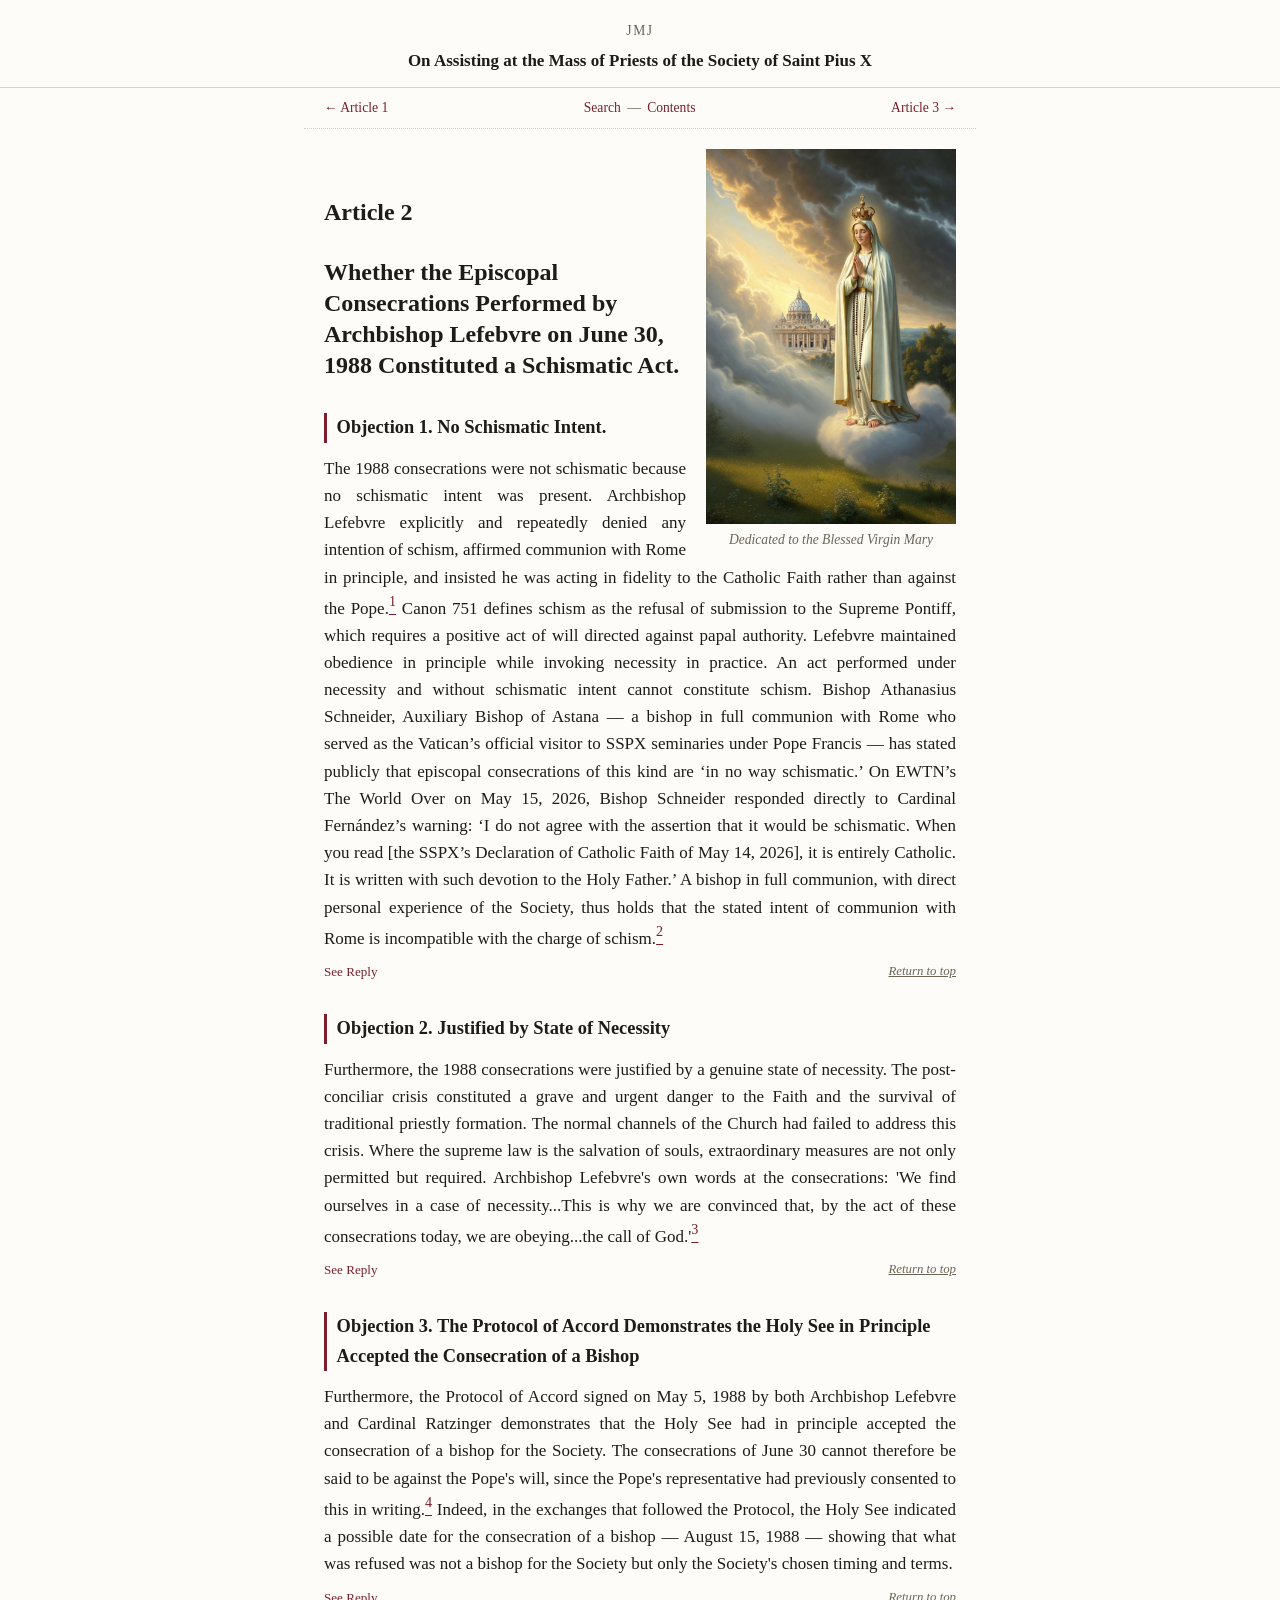
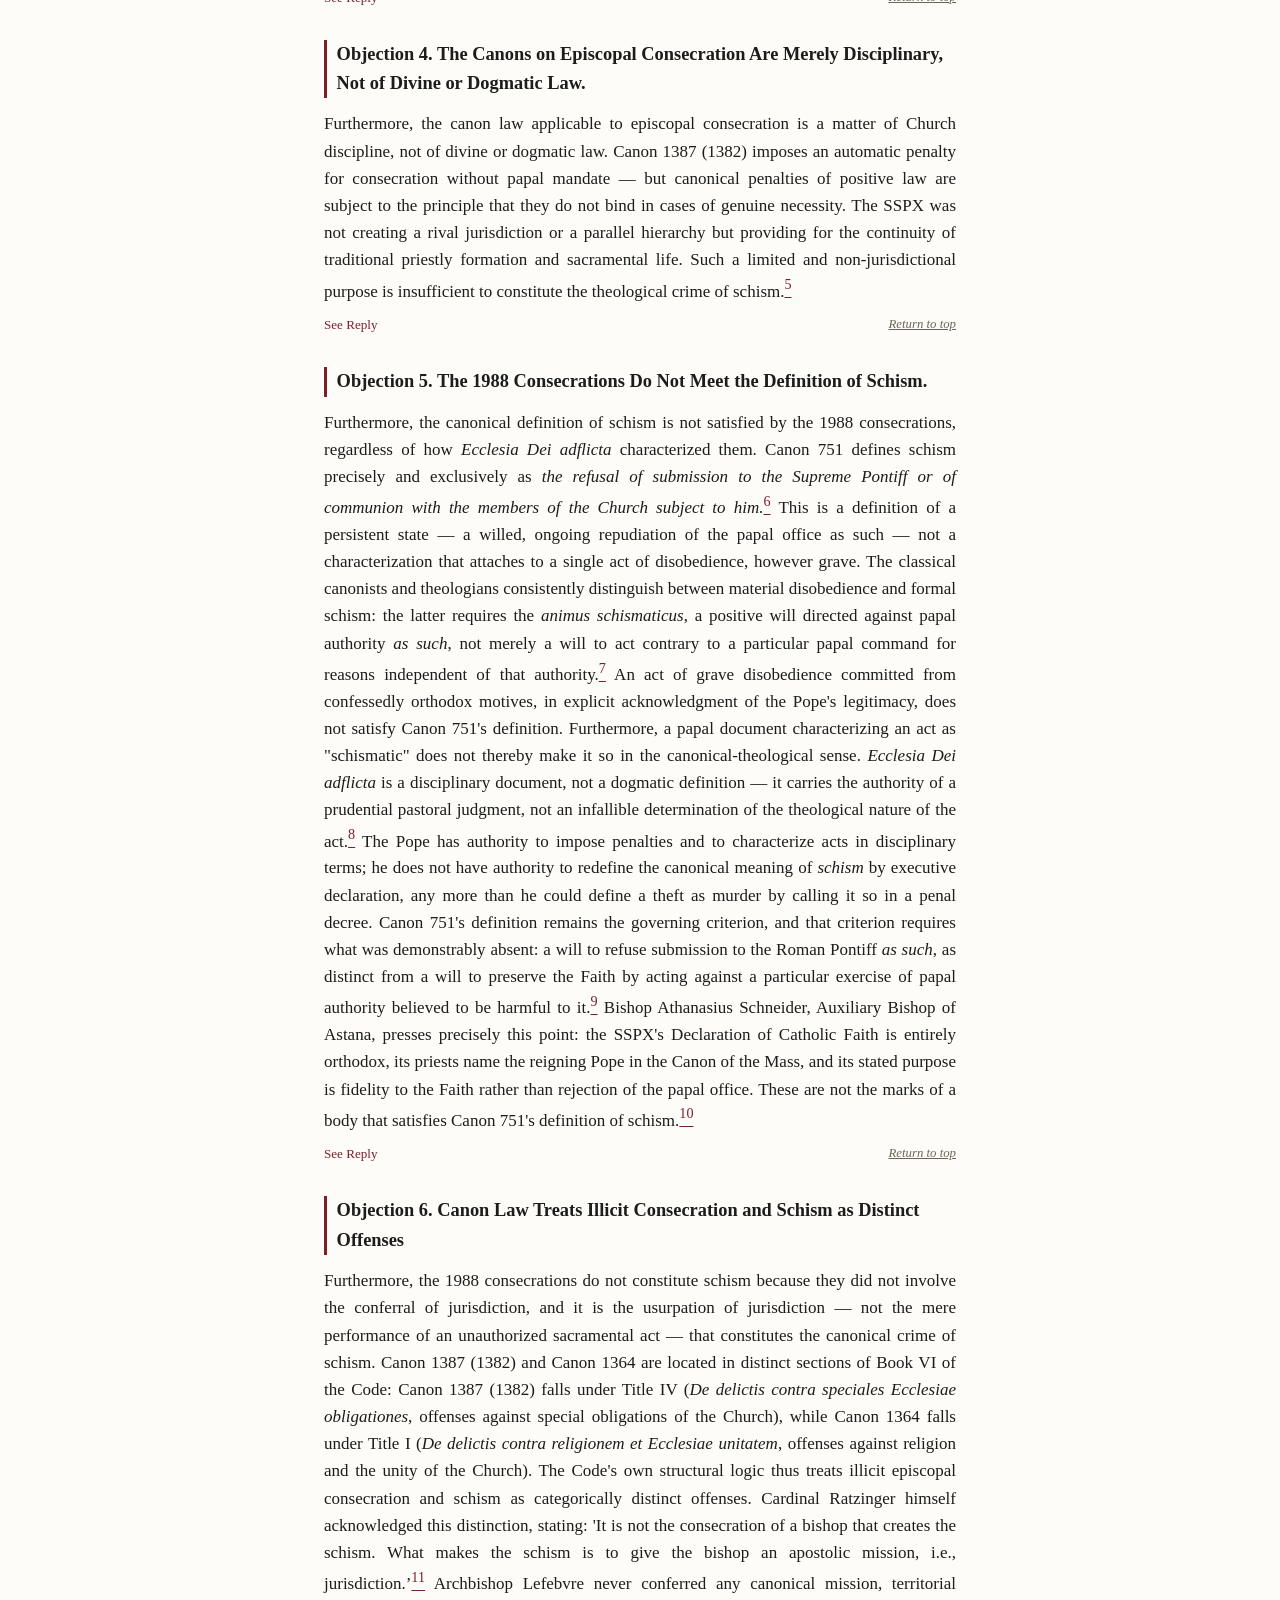
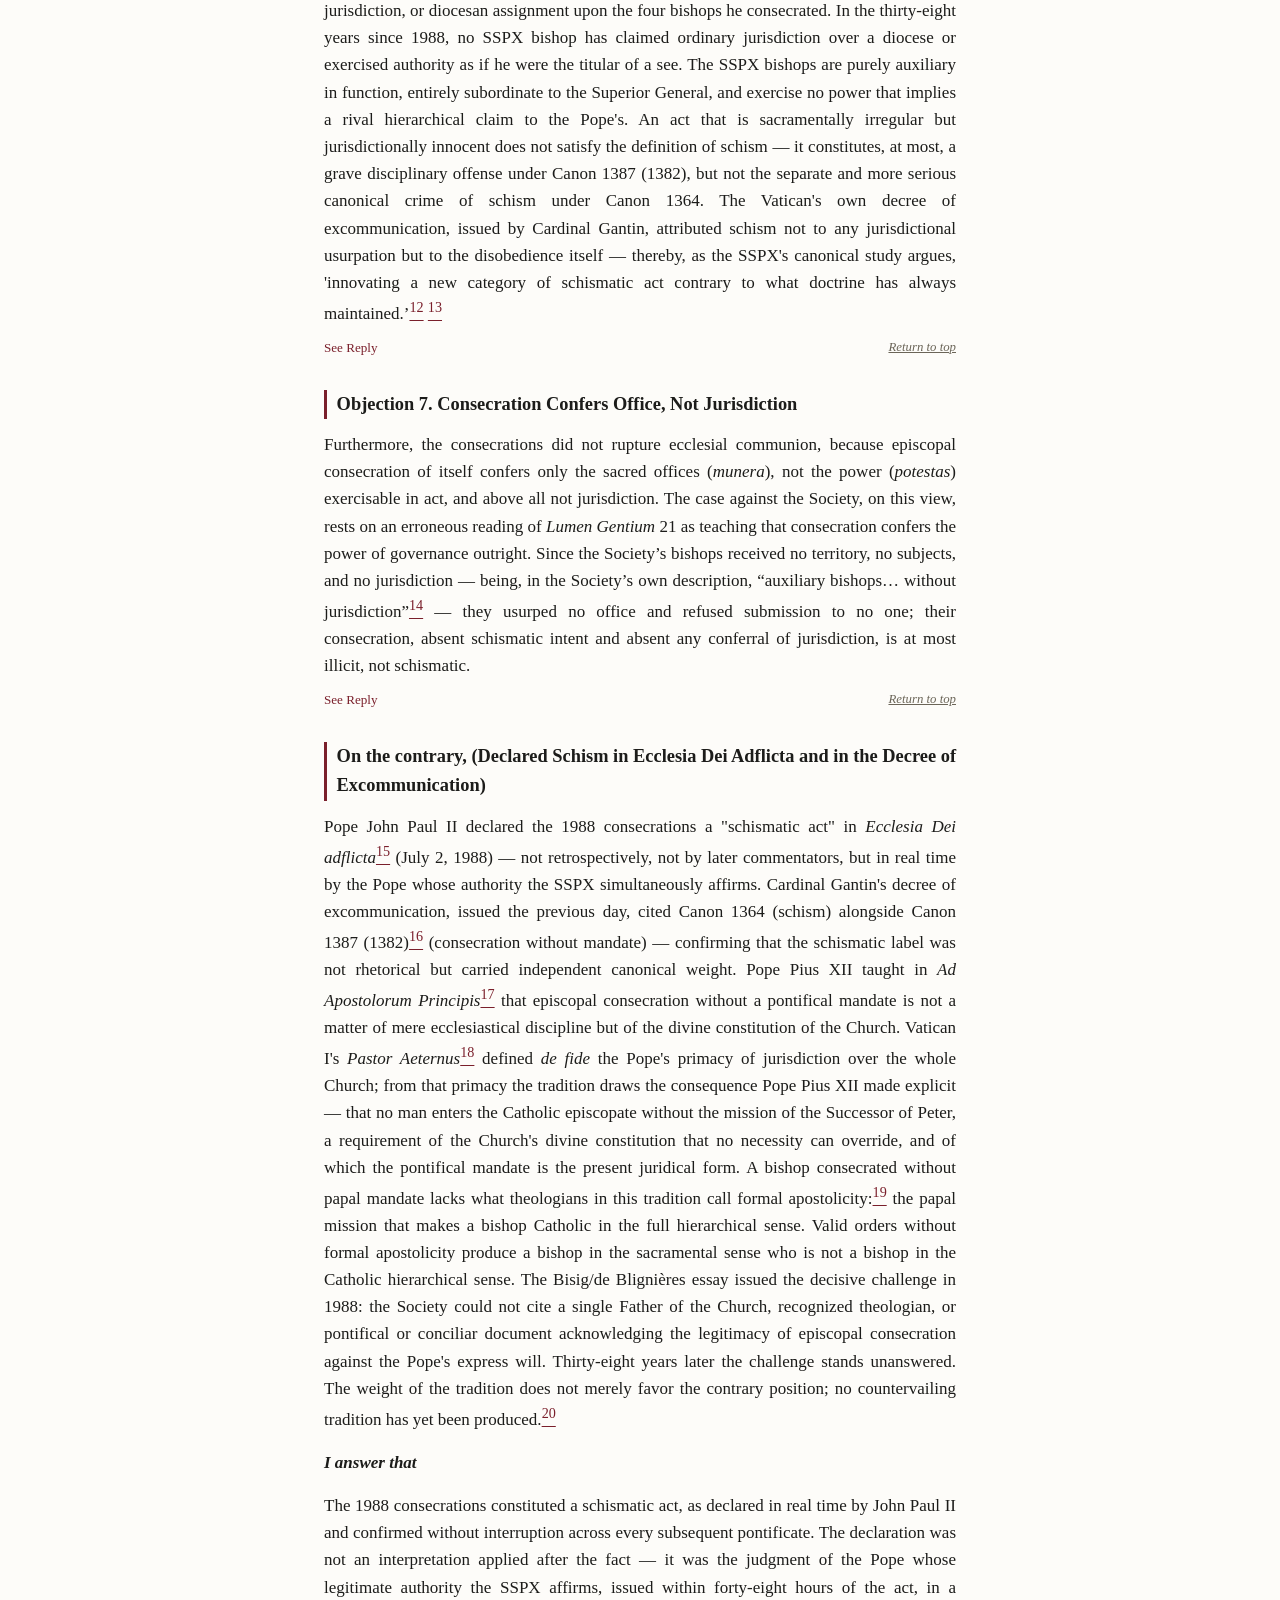
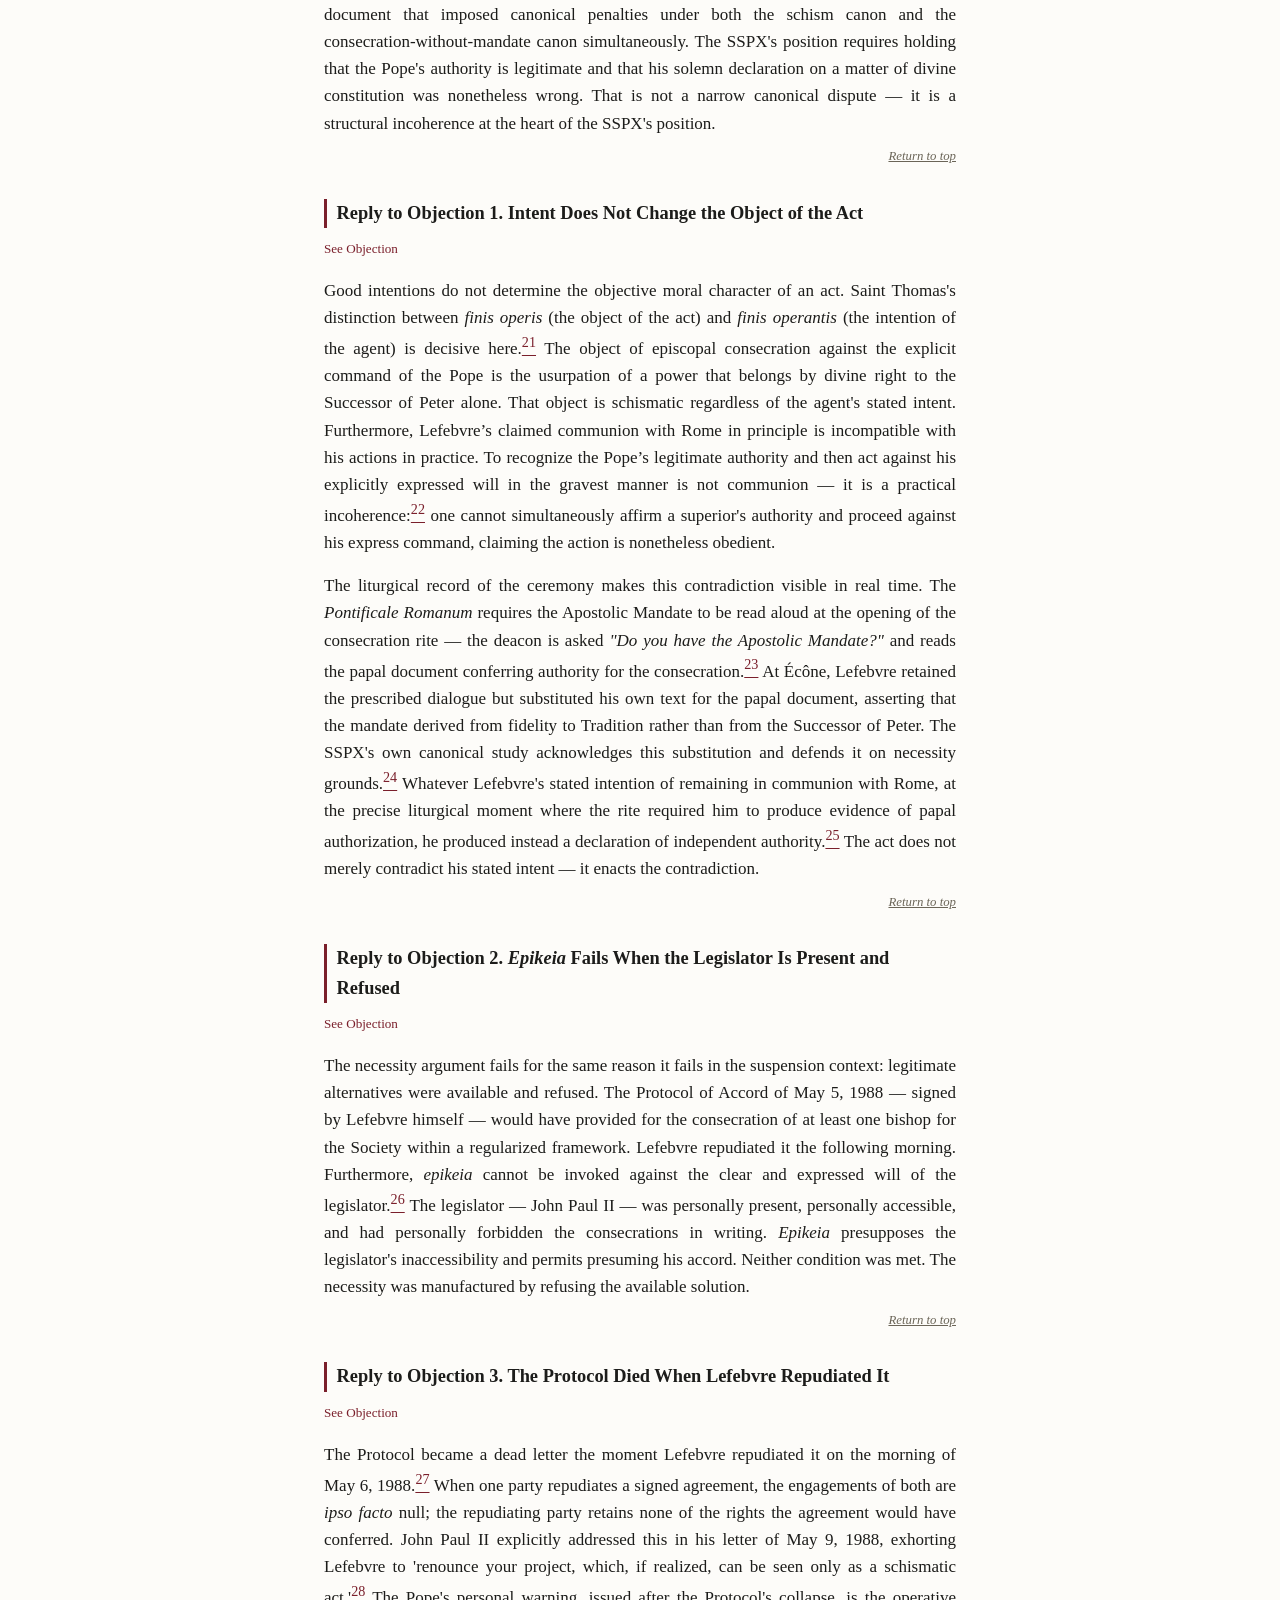
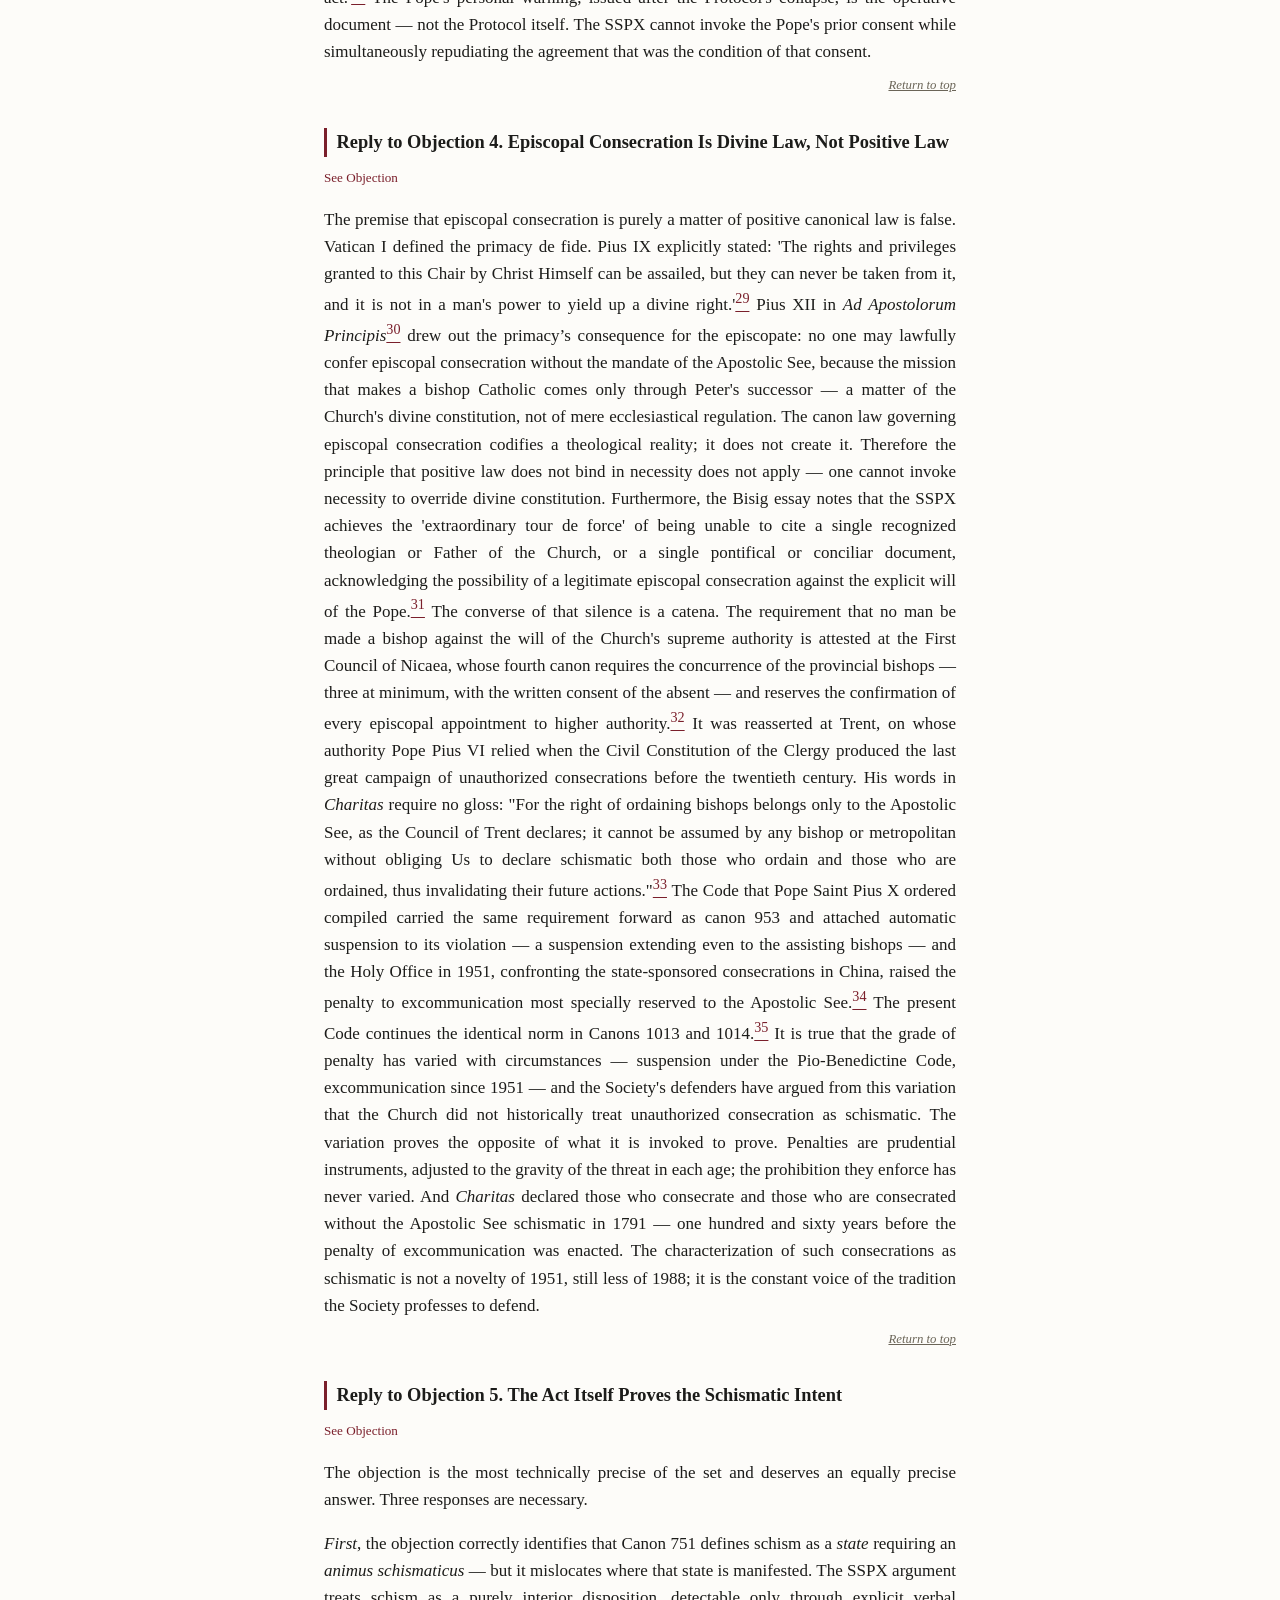
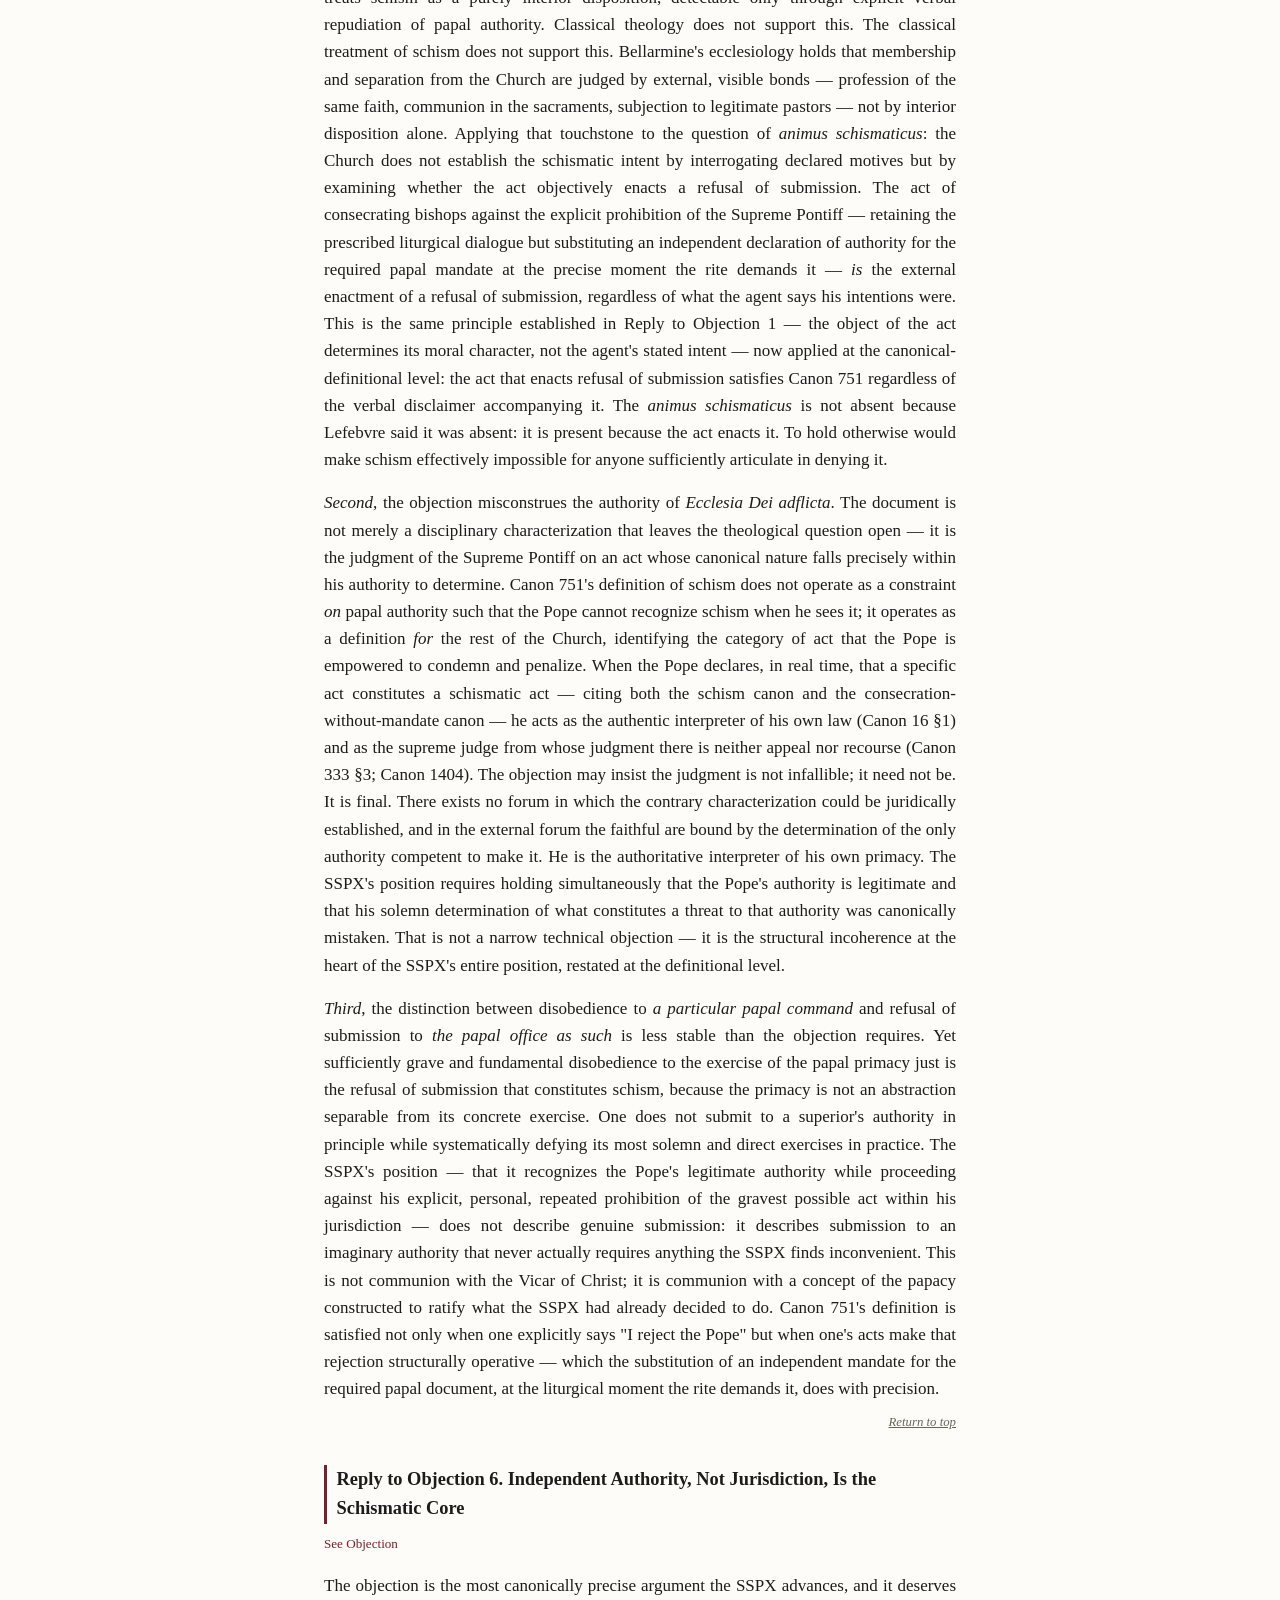
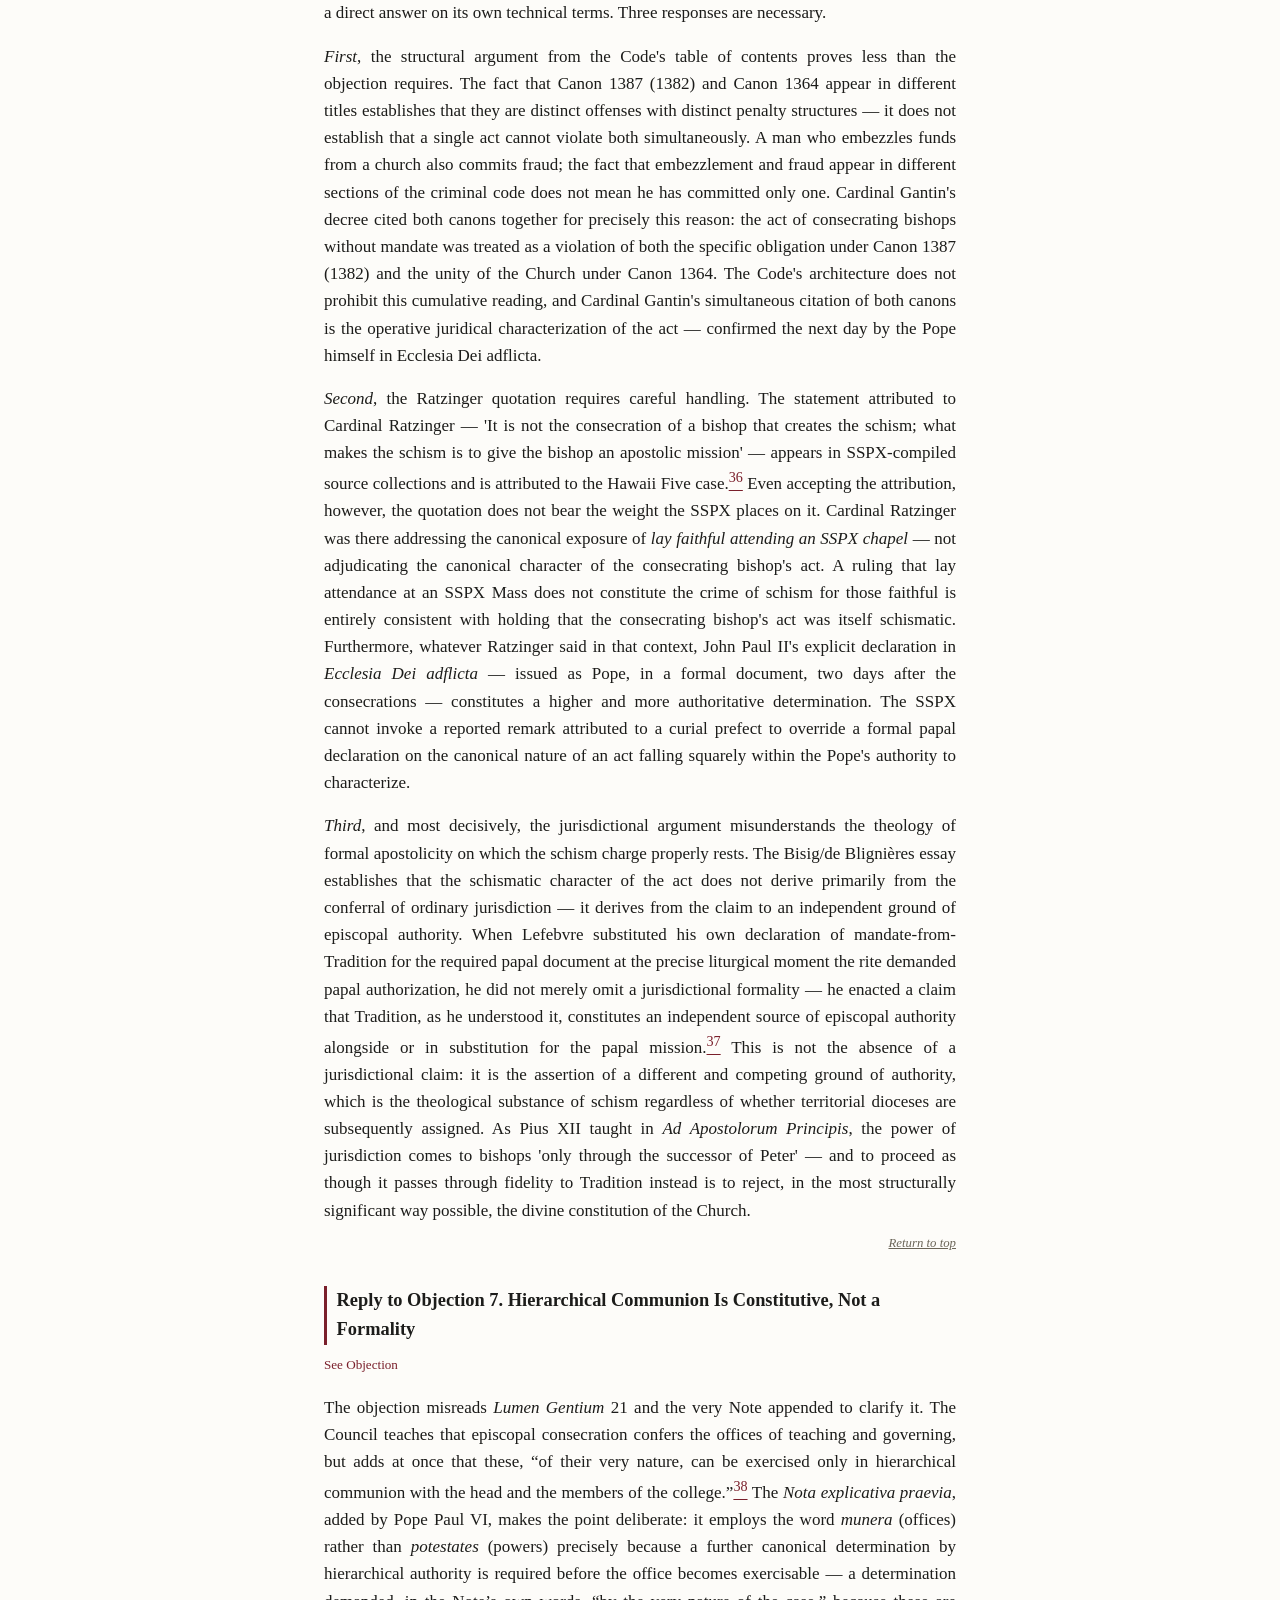
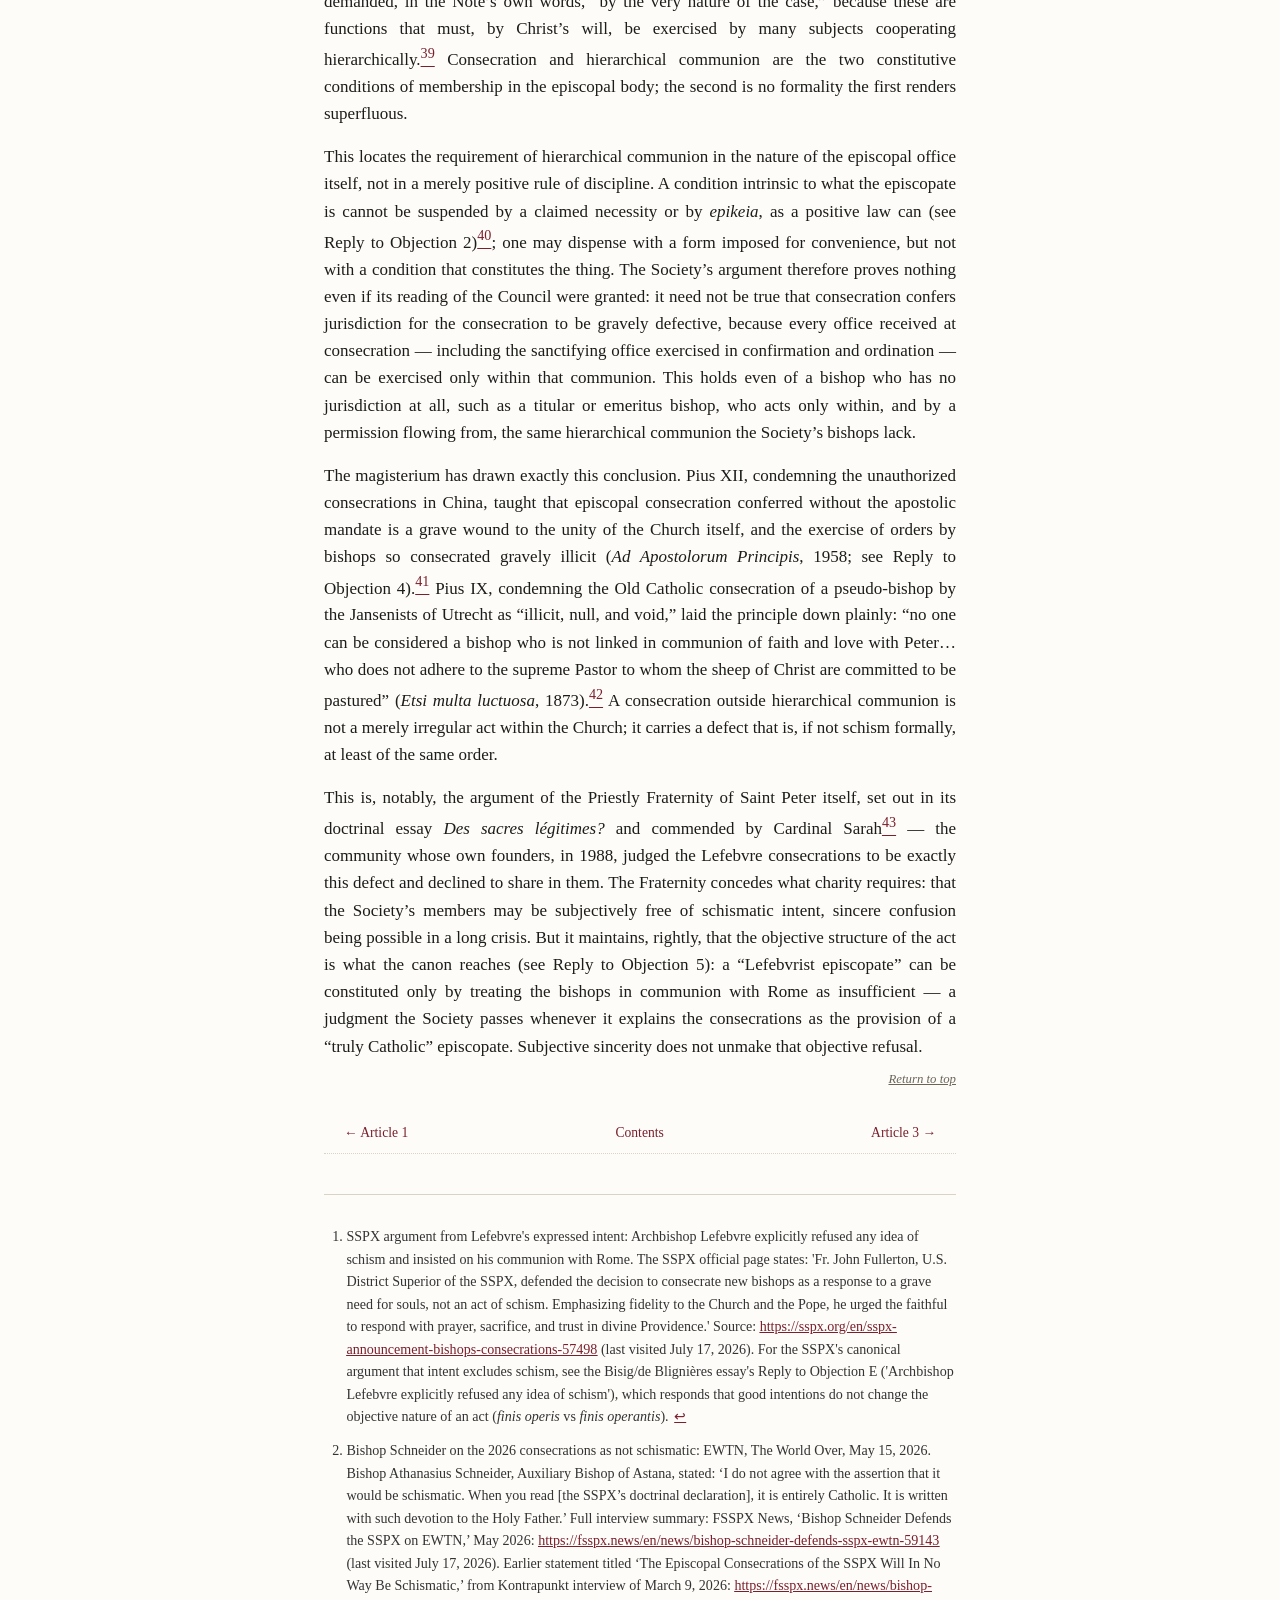
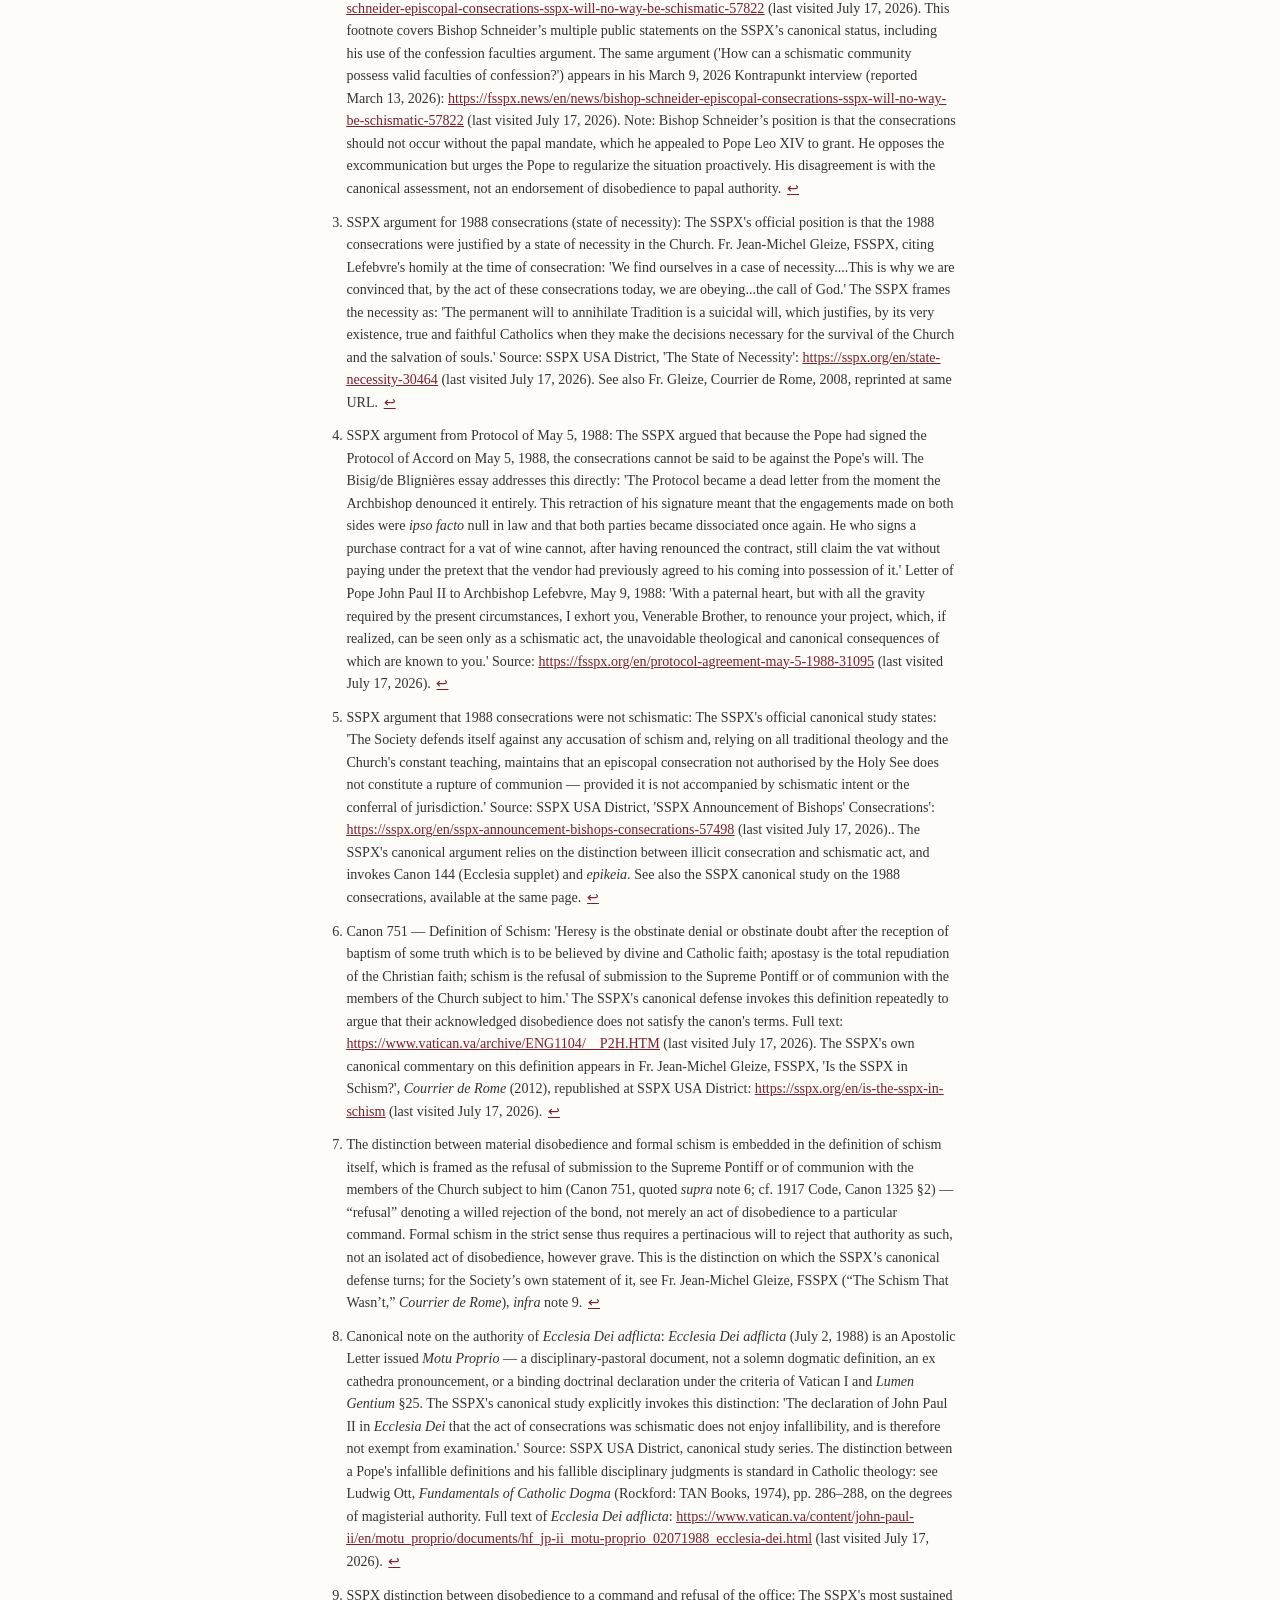
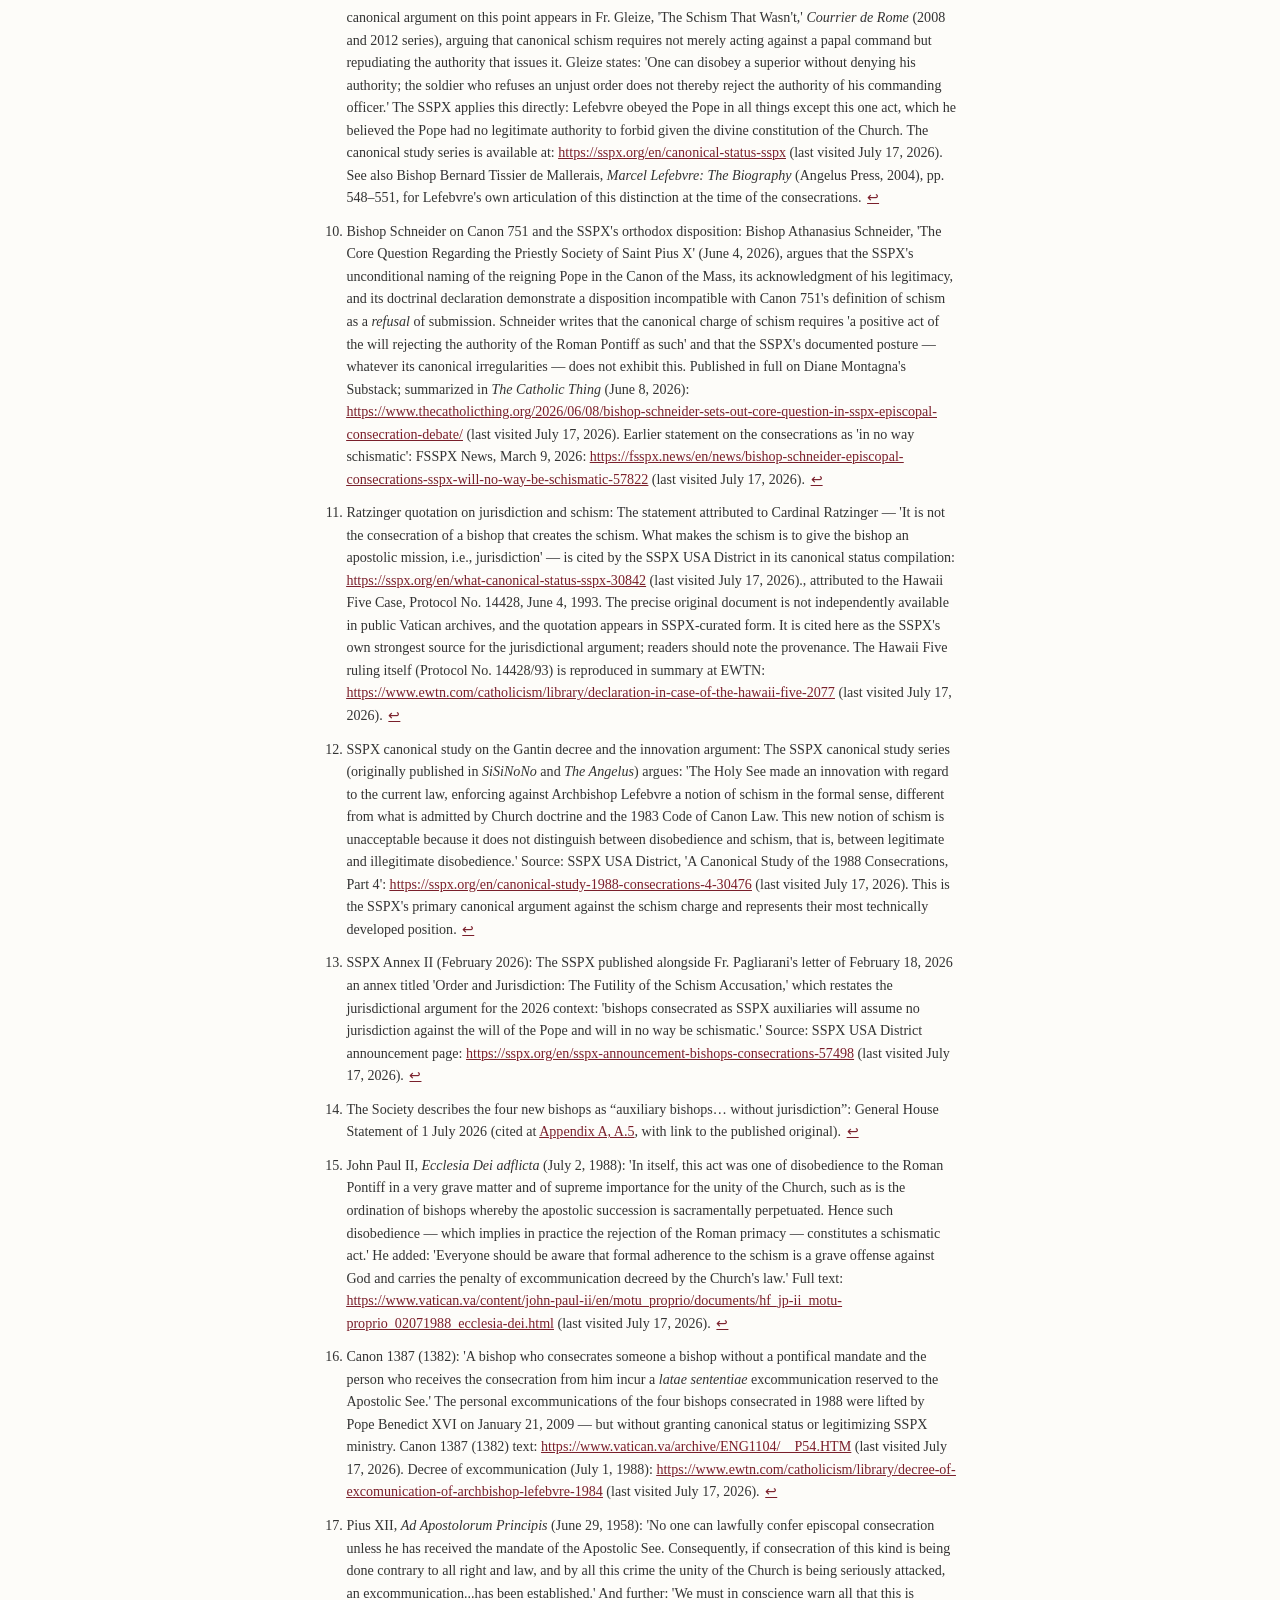
<file: article-2.html>
<!DOCTYPE html>
<html lang="en">
<head>
<meta charset="utf-8">
<meta name="viewport" content="width=device-width, initial-scale=1">
<title>Article 2 &mdash; Quaestio Disputata on the SSPX</title>
<link rel="stylesheet" href="style.css">
<link rel="icon" href="favicon.ico" sizes="any">
<link rel="icon" type="image/png" sizes="32x32" href="favicon-32.png">
<link rel="icon" type="image/png" sizes="16x16" href="favicon-16.png">
<link rel="apple-touch-icon" href="apple-touch-icon.png">
<meta property="og:type" content="website">
<meta property="og:site_name" content="On Assisting at the Mass of Priests of the Society of Saint Pius X">
<meta property="og:title" content="Article 2 &mdash; Quaestio Disputata on the SSPX">
<meta property="og:description" content="A canonical and theological quaestio disputata examining whether the faithful may licitly assist at Masses offered by priests of the Society of Saint Pius X.">
<meta property="og:url" content="https://caniattendsspx.com/article-2.html">
<meta property="og:image" content="https://caniattendsspx.com/Images/og-image.png">
<meta property="og:image:width" content="1200">
<meta property="og:image:height" content="630">
<meta name="twitter:card" content="summary_large_image">
<meta name="twitter:title" content="Article 2 &mdash; Quaestio Disputata on the SSPX">
<meta name="twitter:description" content="A canonical and theological quaestio disputata examining whether the faithful may licitly assist at Masses offered by priests of the Society of Saint Pius X.">
<meta name="twitter:image" content="https://caniattendsspx.com/Images/og-image.png">
</head>
<body>
<header class="site-header">
<p class="jmj">JMJ</p>
<a class="home-link" href="index.html">On Assisting at the Mass of Priests of the Society of Saint Pius X</a>
</header>
<nav class="crumbs"><a href="article-1.html">&larr; Article 1</a><span class="crumbs-center"><a href="search.html">Search</a> <span class="crumbs-sep">&mdash;</span> <a href="index.html">Contents</a></span><a href="article-3.html">Article 3 &rarr;</a></nav>
<div class="dedication-wrap">
<figure class="dedication-figure">
<img class="page-top-image" src="Images/Top%20of%20Page-BVM.jpg" alt="Image of the Blessed Virgin Mary">
<figcaption>Dedicated to the Blessed Virgin Mary</figcaption>
</figure>
</div>
<main class="page">
<h1 class="page-title" id="top">Article 2</h1>
<h1 id="article-2-whether-the-episcopal-consecrations-performed-by-archbishop-lefebvre-on-june-30-1988-constituted-a-schismatic-act.">Whether the Episcopal Consecrations Performed by Archbishop Lefebvre on June 30, 1988 Constituted a Schismatic Act.<br/>
</h1>
<h2 id="objection-1.-no-schismatic-intent.">Objection 1. No Schismatic Intent.</h2>
<p>The 1988 consecrations were not schismatic because no schismatic intent was present. Archbishop Lefebvre explicitly and repeatedly denied any intention of schism, affirmed communion with Rome in principle, and insisted he was acting in fidelity to the Catholic Faith rather than against the Pope.<a class="footnote-ref" href="#fn1" id="fnref1" role="doc-noteref"><sup>1</sup></a> Canon 751 defines schism as the refusal of submission to the Supreme Pontiff, which requires a positive act of will directed against papal authority. Lefebvre maintained obedience in principle while invoking necessity in practice. An act performed under necessity and without schismatic intent cannot constitute schism. Bishop Athanasius Schneider, Auxiliary Bishop of Astana — a bishop in full communion with Rome who served as the Vatican’s official visitor to SSPX seminaries under Pope Francis — has stated publicly that episcopal consecrations of this kind are ‘in no way schismatic.’ On EWTN’s The World Over on May 15, 2026, Bishop Schneider responded directly to Cardinal Fernández’s warning: ‘I do not agree with the assertion that it would be schismatic. When you read [the SSPX’s Declaration of Catholic Faith of May 14, 2026], it is entirely Catholic. It is written with such devotion to the Holy Father.’ A bishop in full communion, with direct personal experience of the Society, thus holds that the stated intent of communion with Rome is incompatible with the charge of schism.<a class="footnote-ref" href="#fn2" id="fnref2" role="doc-noteref"><sup>2</sup></a></p>
<p class="return-top split"><a class="jump-link" href="#reply-to-objection-1.-intent-does-not-change-the-object-of-the-act">See Reply</a><a href="#top">Return to top</a></p>
<h2 id="objection-2.-justified-by-state-of-necessity">Objection 2. Justified by State of Necessity</h2>
<p>Furthermore, the 1988 consecrations were justified by a genuine state of necessity. The post-conciliar crisis constituted a grave and urgent danger to the Faith and the survival of traditional priestly formation. The normal channels of the Church had failed to address this crisis. Where the supreme law is the salvation of souls, extraordinary measures are not only permitted but required. Archbishop Lefebvre's own words at the consecrations: 'We find ourselves in a case of necessity...This is why we are convinced that, by the act of these consecrations today, we are obeying...the call of God.'<a class="footnote-ref" href="#fn3" id="fnref3" role="doc-noteref"><sup>3</sup></a></p>
<p class="return-top split"><a class="jump-link" href="#reply-to-objection-2.-epikeia-fails-when-the-legislator-is-present-and-refused">See Reply</a><a href="#top">Return to top</a></p>
<h2 id="objection-3.-the-protocol-of-accord-demonstrates-the-holy-see-in-principle-accepted-the-consecration-of-a-bishop">Objection 3. The Protocol of Accord Demonstrates the Holy See in Principle Accepted the Consecration of a Bishop</h2>
<p>Furthermore, the Protocol of Accord signed on May 5, 1988 by both Archbishop Lefebvre and Cardinal Ratzinger demonstrates that the Holy See had in principle accepted the consecration of a bishop for the Society. The consecrations of June 30 cannot therefore be said to be against the Pope's will, since the Pope's representative had previously consented to this in writing.<a class="footnote-ref" href="#fn4" id="fnref4" role="doc-noteref"><sup>4</sup></a> Indeed, in the exchanges that followed the Protocol, the Holy See indicated a possible date for the consecration of a bishop — August 15, 1988 — showing that what was refused was not a bishop for the Society but only the Society's chosen timing and terms.</p>
<p class="return-top split"><a class="jump-link" href="#reply-to-objection-3.-the-protocol-died-when-lefebvre-repudiated-it">See Reply</a><a href="#top">Return to top</a></p>
<h2 id="objection-4.-the-canons-on-episcopal-consecration-are-merely-disciplinary-not-of-divine-or-dogmatic-law.">Objection 4. The Canons on Episcopal Consecration Are Merely Disciplinary, Not of Divine or Dogmatic Law.</h2>
<p>Furthermore, the canon law applicable to episcopal consecration is a matter of Church discipline, not of divine or dogmatic law. Canon 1387 (1382) imposes an automatic penalty for consecration without papal mandate — but canonical penalties of positive law are subject to the principle that they do not bind in cases of genuine necessity. The SSPX was not creating a rival jurisdiction or a parallel hierarchy but providing for the continuity of traditional priestly formation and sacramental life. Such a limited and non-jurisdictional purpose is insufficient to constitute the theological crime of schism.<a class="footnote-ref" href="#fn5" id="fnref5" role="doc-noteref"><sup>5</sup></a></p>
<p class="return-top split"><a class="jump-link" href="#reply-to-objection-4.-episcopal-consecration-is-divine-law-not-positive-law">See Reply</a><a href="#top">Return to top</a></p>
<h2 id="objection-5.-the-1988-consecrations-do-not-meet-the-definition-of-schism.">Objection 5. The 1988 Consecrations Do Not Meet the Definition of Schism.</h2>
<p>Furthermore, the canonical definition of schism is not satisfied by the 1988 consecrations, regardless of how <em>Ecclesia Dei adflicta</em> characterized them. Canon 751 defines schism precisely and exclusively as <em>the refusal of submission to the Supreme Pontiff or of communion with the members of the Church subject to him.</em><a class="footnote-ref" href="#fn6" id="fnref6" role="doc-noteref"><sup>6</sup></a> This is a definition of a persistent state — a willed, ongoing repudiation of the papal office as such — not a characterization that attaches to a single act of disobedience, however grave. The classical canonists and theologians consistently distinguish between material disobedience and formal schism: the latter requires the <em>animus schismaticus</em>, a positive will directed against papal authority <em>as such</em>, not merely a will to act contrary to a particular papal command for reasons independent of that authority.<a class="footnote-ref" href="#fn7" id="fnref7" role="doc-noteref"><sup>7</sup></a> An act of grave disobedience committed from confessedly orthodox motives, in explicit acknowledgment of the Pope's legitimacy, does not satisfy Canon 751's definition. Furthermore, a papal document characterizing an act as "schismatic" does not thereby make it so in the canonical-theological sense. <em>Ecclesia Dei adflicta</em> is a disciplinary document, not a dogmatic definition — it carries the authority of a prudential pastoral judgment, not an infallible determination of the theological nature of the act.<a class="footnote-ref" href="#fn8" id="fnref8" role="doc-noteref"><sup>8</sup></a> The Pope has authority to impose penalties and to characterize acts in disciplinary terms; he does not have authority to redefine the canonical meaning of <em>schism</em> by executive declaration, any more than he could define a theft as murder by calling it so in a penal decree. Canon 751's definition remains the governing criterion, and that criterion requires what was demonstrably absent: a will to refuse submission to the Roman Pontiff <em>as such</em>, as distinct from a will to preserve the Faith by acting against a particular exercise of papal authority believed to be harmful to it.<a class="footnote-ref" href="#fn9" id="fnref9" role="doc-noteref"><sup>9</sup></a> Bishop Athanasius Schneider, Auxiliary Bishop of Astana, presses precisely this point: the SSPX's Declaration of Catholic Faith is entirely orthodox, its priests name the reigning Pope in the Canon of the Mass, and its stated purpose is fidelity to the Faith rather than rejection of the papal office. These are not the marks of a body that satisfies Canon 751's definition of schism.<a class="footnote-ref" href="#fn10" id="fnref10" role="doc-noteref"><sup>10</sup></a></p>
<p class="return-top split"><a class="jump-link" href="#reply-to-objection-5.-the-act-itself-proves-the-schismatic-intent">See Reply</a><a href="#top">Return to top</a></p>
<h2 id="objection-6.-canon-law-treats-illicit-consecration-and-schism-as-distinct-offenses">Objection 6. Canon Law Treats Illicit Consecration and Schism as Distinct Offenses</h2>
<p>Furthermore, the 1988 consecrations do not constitute schism because they did not involve the conferral of jurisdiction, and it is the usurpation of jurisdiction — not the mere performance of an unauthorized sacramental act — that constitutes the canonical crime of schism. Canon 1387 (1382) and Canon 1364 are located in distinct sections of Book VI of the Code: Canon 1387 (1382) falls under Title IV (<em>De delictis contra speciales Ecclesiae obligationes</em>, offenses against special obligations of the Church), while Canon 1364 falls under Title I (<em>De delictis contra religionem et Ecclesiae unitatem</em>, offenses against religion and the unity of the Church). The Code's own structural logic thus treats illicit episcopal consecration and schism as categorically distinct offenses. Cardinal Ratzinger himself acknowledged this distinction, stating: 'It is not the consecration of a bishop that creates the schism. What makes the schism is to give the bishop an apostolic mission, i.e., jurisdiction.’<a class="footnote-ref" href="#fn11" id="fnref11" role="doc-noteref"><sup>11</sup></a> Archbishop Lefebvre never conferred any canonical mission, territorial jurisdiction, or diocesan assignment upon the four bishops he consecrated. In the thirty-eight years since 1988, no SSPX bishop has claimed ordinary jurisdiction over a diocese or exercised authority as if he were the titular of a see. The SSPX bishops are purely auxiliary in function, entirely subordinate to the Superior General, and exercise no power that implies a rival hierarchical claim to the Pope's. An act that is sacramentally irregular but jurisdictionally innocent does not satisfy the definition of schism — it constitutes, at most, a grave disciplinary offense under Canon 1387 (1382), but not the separate and more serious canonical crime of schism under Canon 1364. The Vatican's own decree of excommunication, issued by Cardinal Gantin, attributed schism not to any jurisdictional usurpation but to the disobedience itself — thereby, as the SSPX's canonical study argues, 'innovating a new category of schismatic act contrary to what doctrine has always maintained.’<a class="footnote-ref" href="#fn12" id="fnref12" role="doc-noteref"><sup>12</sup></a> <a class="footnote-ref" href="#fn13" id="fnref13" role="doc-noteref"><sup>13</sup></a></p>
<p class="return-top split"><a class="jump-link" href="#reply-to-objection-6.-independent-authority-not-jurisdiction-is-the-schismatic-core">See Reply</a><a href="#top">Return to top</a></p>
<h2 id="objection-7.-consecration-confers-office-not-jurisdiction">Objection 7. Consecration Confers Office, Not Jurisdiction</h2>
<p>Furthermore, the consecrations did not rupture ecclesial communion, because episcopal consecration of itself confers only the sacred offices (<em>munera</em>), not the power (<em>potestas</em>) exercisable in act, and above all not jurisdiction. The case against the Society, on this view, rests on an erroneous reading of <em>Lumen Gentium</em> 21 as teaching that consecration confers the power of governance outright. Since the Society’s bishops received no territory, no subjects, and no jurisdiction — being, in the Society’s own description, “auxiliary bishops… without jurisdiction”<a class="footnote-ref" href="#fn14" id="fnref14" role="doc-noteref"><sup>14</sup></a> — they usurped no office and refused submission to no one; their consecration, absent schismatic intent and absent any conferral of jurisdiction, is at most illicit, not schismatic.</p>
<p class="return-top split"><a class="jump-link" href="#reply-to-objection-7.-hierarchical-communion-is-constitutive-not-a-formality">See Reply</a><a href="#top">Return to top</a></p>
<h2 id="on-the-contrary-declared-schism-in-ecclesia-dei-adflicta-and-in-the-decree-of-excommunication">On the contrary, (Declared Schism in Ecclesia Dei Adflicta and in the Decree of Excommunication)</h2>
<p>Pope John Paul II declared the 1988 consecrations a "schismatic act" in <em>Ecclesia Dei adflicta</em><a class="footnote-ref" href="#fn15" id="fnref15" role="doc-noteref"><sup>15</sup></a> (July 2, 1988) — not retrospectively, not by later commentators, but in real time by the Pope whose authority the SSPX simultaneously affirms. Cardinal Gantin's decree of excommunication, issued the previous day, cited Canon 1364 (schism) alongside Canon 1387 (1382)<a class="footnote-ref" href="#fn16" id="fnref16" role="doc-noteref"><sup>16</sup></a> (consecration without mandate) — confirming that the schismatic label was not rhetorical but carried independent canonical weight. Pope Pius XII taught in <em>Ad Apostolorum Principis</em><a class="footnote-ref" href="#fn17" id="fnref17" role="doc-noteref"><sup>17</sup></a> that episcopal consecration without a pontifical mandate is not a matter of mere ecclesiastical discipline but of the divine constitution of the Church. Vatican I's <em>Pastor Aeternus</em><a class="footnote-ref" href="#fn18" id="fnref18" role="doc-noteref"><sup>18</sup></a> defined <em>de fide</em> the Pope's primacy of jurisdiction over the whole Church; from that primacy the tradition draws the consequence Pope Pius XII made explicit — that no man enters the Catholic episcopate without the mission of the Successor of Peter, a requirement of the Church's divine constitution that no necessity can override, and of which the pontifical mandate is the present juridical form. A bishop consecrated without papal mandate lacks what theologians in this tradition call formal apostolicity:<a class="footnote-ref" href="#fn19" id="fnref19" role="doc-noteref"><sup>19</sup></a> the papal mission that makes a bishop Catholic in the full hierarchical sense. Valid orders without formal apostolicity produce a bishop in the sacramental sense who is not a bishop in the Catholic hierarchical sense. The Bisig/de Blignières essay issued the decisive challenge in 1988: the Society could not cite a single Father of the Church, recognized theologian, or pontifical or conciliar document acknowledging the legitimacy of episcopal consecration against the Pope's express will. Thirty-eight years later the challenge stands unanswered. The weight of the tradition does not merely favor the contrary position; no countervailing tradition has yet been produced.<a class="footnote-ref" href="#fn20" id="fnref20" role="doc-noteref"><sup>20</sup></a></p>
<p><em><strong>I answer that</strong></em></p>
<p>The 1988 consecrations constituted a schismatic act, as declared in real time by John Paul II and confirmed without interruption across every subsequent pontificate. The declaration was not an interpretation applied after the fact — it was the judgment of the Pope whose legitimate authority the SSPX affirms, issued within forty-eight hours of the act, in a document that imposed canonical penalties under both the schism canon and the consecration-without-mandate canon simultaneously. The SSPX's position requires holding that the Pope's authority is legitimate and that his solemn declaration on a matter of divine constitution was nonetheless wrong. That is not a narrow canonical dispute — it is a structural incoherence at the heart of the SSPX's position.</p>
<p class="return-top"><a href="#top">Return to top</a></p>
<h2 id="reply-to-objection-1.-intent-does-not-change-the-object-of-the-act">Reply to Objection 1. Intent Does Not Change the Object of the Act</h2>
<p class="xref"><a class="jump-link" href="#objection-1.-no-schismatic-intent.">See Objection</a></p>
<p>Good intentions do not determine the objective moral character of an act. Saint Thomas's distinction between <em>finis operis</em> (the object of the act) and <em>finis operantis</em> (the intention of the agent) is decisive here.<a class="footnote-ref" href="#fn21" id="fnref21" role="doc-noteref"><sup>21</sup></a> The object of episcopal consecration against the explicit command of the Pope is the usurpation of a power that belongs by divine right to the Successor of Peter alone. That object is schismatic regardless of the agent's stated intent. Furthermore, Lefebvre’s claimed communion with Rome in principle is incompatible with his actions in practice. To recognize the Pope’s legitimate authority and then act against his explicitly expressed will in the gravest manner is not communion — it is a practical incoherence:<a class="footnote-ref" href="#fn22" id="fnref22" role="doc-noteref"><sup>22</sup></a> one cannot simultaneously affirm a superior's authority and proceed against his express command, claiming the action is nonetheless obedient.</p>
<p>The liturgical record of the ceremony makes this contradiction visible in real time. The <em>Pontificale Romanum</em> requires the Apostolic Mandate to be read aloud at the opening of the consecration rite — the deacon is asked <em>"Do you have the Apostolic Mandate?"</em> and reads the papal document conferring authority for the consecration.<a class="footnote-ref" href="#fn23" id="fnref23" role="doc-noteref"><sup>23</sup></a> At Écône, Lefebvre retained the prescribed dialogue but substituted his own text for the papal document, asserting that the mandate derived from fidelity to Tradition rather than from the Successor of Peter. The SSPX's own canonical study acknowledges this substitution and defends it on necessity grounds.<a class="footnote-ref" href="#fn24" id="fnref24" role="doc-noteref"><sup>24</sup></a> Whatever Lefebvre's stated intention of remaining in communion with Rome, at the precise liturgical moment where the rite required him to produce evidence of papal authorization, he produced instead a declaration of independent authority.<a class="footnote-ref" href="#fn25" id="fnref25" role="doc-noteref"><sup>25</sup></a> The act does not merely contradict his stated intent — it enacts the contradiction.</p>
<p class="return-top"><a href="#top">Return to top</a></p>
<h2 id="reply-to-objection-2.-epikeia-fails-when-the-legislator-is-present-and-refused">Reply to Objection 2. <em>Epikeia</em> Fails When the Legislator Is Present and Refused</h2>
<p class="xref"><a class="jump-link" href="#objection-2.-justified-by-state-of-necessity">See Objection</a></p>
<p>The necessity argument fails for the same reason it fails in the suspension context: legitimate alternatives were available and refused. The Protocol of Accord of May 5, 1988 — signed by Lefebvre himself — would have provided for the consecration of at least one bishop for the Society within a regularized framework. Lefebvre repudiated it the following morning. Furthermore, <em>epikeia</em> cannot be invoked against the clear and expressed will of the legislator.<a class="footnote-ref" href="#fn26" id="fnref26" role="doc-noteref"><sup>26</sup></a> The legislator — John Paul II — was personally present, personally accessible, and had personally forbidden the consecrations in writing. <em>Epikeia</em> presupposes the legislator's inaccessibility and permits presuming his accord. Neither condition was met. The necessity was manufactured by refusing the available solution.</p>
<p class="return-top"><a href="#top">Return to top</a></p>
<h2 id="reply-to-objection-3.-the-protocol-died-when-lefebvre-repudiated-it">Reply to Objection 3. The Protocol Died When Lefebvre Repudiated It</h2>
<p class="xref"><a class="jump-link" href="#objection-3.-the-protocol-of-accord-demonstrates-the-holy-see-in-principle-accepted-the-consecration-of-a-bishop">See Objection</a></p>
<p>The Protocol became a dead letter the moment Lefebvre repudiated it on the morning of May 6, 1988.<a class="footnote-ref" href="#fn27" id="fnref27" role="doc-noteref"><sup>27</sup></a> When one party repudiates a signed agreement, the engagements of both are <em>ipso facto</em> null; the repudiating party retains none of the rights the agreement would have conferred. John Paul II explicitly addressed this in his letter of May 9, 1988, exhorting Lefebvre to 'renounce your project, which, if realized, can be seen only as a schismatic act.'<a class="footnote-ref" href="#fn28" id="fnref28" role="doc-noteref"><sup>28</sup></a> The Pope's personal warning, issued after the Protocol's collapse, is the operative document — not the Protocol itself. The SSPX cannot invoke the Pope's prior consent while simultaneously repudiating the agreement that was the condition of that consent.</p>
<p class="return-top"><a href="#top">Return to top</a></p>
<h2 id="reply-to-objection-4.-episcopal-consecration-is-divine-law-not-positive-law">Reply to Objection 4. Episcopal Consecration Is Divine Law, Not Positive Law</h2>
<p class="xref"><a class="jump-link" href="#objection-4.-the-canons-on-episcopal-consecration-are-merely-disciplinary-not-of-divine-or-dogmatic-law.">See Objection</a></p>
<p>The premise that episcopal consecration is purely a matter of positive canonical law is false. Vatican I defined the primacy de fide. Pius IX explicitly stated: 'The rights and privileges granted to this Chair by Christ Himself can be assailed, but they can never be taken from it, and it is not in a man's power to yield up a divine right.'<a class="footnote-ref" href="#fn29" id="fnref29" role="doc-noteref"><sup>29</sup></a> Pius XII in <em>Ad Apostolorum Principis</em><a class="footnote-ref" href="#fn30" id="fnref30" role="doc-noteref"><sup>30</sup></a> drew out the primacy’s consequence for the episcopate: no one may lawfully confer episcopal consecration without the mandate of the Apostolic See, because the mission that makes a bishop Catholic comes only through Peter's successor — a matter of the Church's divine constitution, not of mere ecclesiastical regulation. The canon law governing episcopal consecration codifies a theological reality; it does not create it. Therefore the principle that positive law does not bind in necessity does not apply — one cannot invoke necessity to override divine constitution. Furthermore, the Bisig essay notes that the SSPX achieves the 'extraordinary tour de force' of being unable to cite a single recognized theologian or Father of the Church, or a single pontifical or conciliar document, acknowledging the possibility of a legitimate episcopal consecration against the explicit will of the Pope.<a class="footnote-ref" href="#fn31" id="fnref31" role="doc-noteref"><sup>31</sup></a> The converse of that silence is a catena. The requirement that no man be made a bishop against the will of the Church's supreme authority is attested at the First Council of Nicaea, whose fourth canon requires the concurrence of the provincial bishops — three at minimum, with the written consent of the absent — and reserves the confirmation of every episcopal appointment to higher authority.<a class="footnote-ref" href="#fn32" id="fnref32" role="doc-noteref"><sup>32</sup></a> It was reasserted at Trent, on whose authority Pope Pius VI relied when the Civil Constitution of the Clergy produced the last great campaign of unauthorized consecrations before the twentieth century. His words in <em>Charitas</em> require no gloss: "For the right of ordaining bishops belongs only to the Apostolic See, as the Council of Trent declares; it cannot be assumed by any bishop or metropolitan without obliging Us to declare schismatic both those who ordain and those who are ordained, thus invalidating their future actions."<a class="footnote-ref" href="#fn33" id="fnref33" role="doc-noteref"><sup>33</sup></a> The Code that Pope Saint Pius X ordered compiled carried the same requirement forward as canon 953 and attached automatic suspension to its violation — a suspension extending even to the assisting bishops — and the Holy Office in 1951, confronting the state-sponsored consecrations in China, raised the penalty to excommunication most specially reserved to the Apostolic See.<a class="footnote-ref" href="#fn34" id="fnref34" role="doc-noteref"><sup>34</sup></a> The present Code continues the identical norm in Canons 1013 and 1014.<a class="footnote-ref" href="#fn35" id="fnref35" role="doc-noteref"><sup>35</sup></a> It is true that the grade of penalty has varied with circumstances — suspension under the Pio-Benedictine Code, excommunication since 1951 — and the Society's defenders have argued from this variation that the Church did not historically treat unauthorized consecration as schismatic. The variation proves the opposite of what it is invoked to prove. Penalties are prudential instruments, adjusted to the gravity of the threat in each age; the prohibition they enforce has never varied. And <em>Charitas</em> declared those who consecrate and those who are consecrated without the Apostolic See schismatic in 1791 — one hundred and sixty years before the penalty of excommunication was enacted. The characterization of such consecrations as schismatic is not a novelty of 1951, still less of 1988; it is the constant voice of the tradition the Society professes to defend.</p>
<p class="return-top"><a href="#top">Return to top</a></p>
<h2 id="reply-to-objection-5.-the-act-itself-proves-the-schismatic-intent">Reply to Objection 5. The Act Itself Proves the Schismatic Intent</h2>
<p class="xref"><a class="jump-link" href="#objection-5.-the-1988-consecrations-do-not-meet-the-definition-of-schism.">See Objection</a></p>
<p>The objection is the most technically precise of the set and deserves an equally precise answer. Three responses are necessary.</p>
<p><em>First</em>, the objection correctly identifies that Canon 751 defines schism as a <em>state</em> requiring an <em>animus schismaticus</em> — but it mislocates where that state is manifested. The SSPX argument treats schism as a purely interior disposition, detectable only through explicit verbal repudiation of papal authority. Classical theology does not support this. The classical treatment of schism does not support this. Bellarmine's ecclesiology holds that membership and separation from the Church are judged by external, visible bonds — profession of the same faith, communion in the sacraments, subjection to legitimate pastors — not by interior disposition alone. Applying that touchstone to the question of <em>animus schismaticus</em>: the Church does not establish the schismatic intent by interrogating declared motives but by examining whether the act objectively enacts a refusal of submission. The act of consecrating bishops against the explicit prohibition of the Supreme Pontiff — retaining the prescribed liturgical dialogue but substituting an independent declaration of authority for the required papal mandate at the precise moment the rite demands it — <em>is</em> the external enactment of a refusal of submission, regardless of what the agent says his intentions were. This is the same principle established in Reply to Objection 1 — the object of the act determines its moral character, not the agent's stated intent — now applied at the canonical-definitional level: the act that enacts refusal of submission satisfies Canon 751 regardless of the verbal disclaimer accompanying it. The <em>animus schismaticus</em> is not absent because Lefebvre said it was absent: it is present because the act enacts it. To hold otherwise would make schism effectively impossible for anyone sufficiently articulate in denying it.</p>
<p><em>Second</em>, the objection misconstrues the authority of <em>Ecclesia Dei adflicta</em>. The document is not merely a disciplinary characterization that leaves the theological question open — it is the judgment of the Supreme Pontiff on an act whose canonical nature falls precisely within his authority to determine. Canon 751's definition of schism does not operate as a constraint <em>on</em> papal authority such that the Pope cannot recognize schism when he sees it; it operates as a definition <em>for</em> the rest of the Church, identifying the category of act that the Pope is empowered to condemn and penalize. When the Pope declares, in real time, that a specific act constitutes a schismatic act — citing both the schism canon and the consecration-without-mandate canon — he acts as the authentic interpreter of his own law (Canon 16 §1) and as the supreme judge from whose judgment there is neither appeal nor recourse (Canon 333 §3; Canon 1404). The objection may insist the judgment is not infallible; it need not be. It is final. There exists no forum in which the contrary characterization could be juridically established, and in the external forum the faithful are bound by the determination of the only authority competent to make it. He is the authoritative interpreter of his own primacy. The SSPX's position requires holding simultaneously that the Pope's authority is legitimate and that his solemn determination of what constitutes a threat to that authority was canonically mistaken. That is not a narrow technical objection — it is the structural incoherence at the heart of the SSPX's entire position, restated at the definitional level.</p>
<p><em>Third</em>, the distinction between disobedience to <em>a particular papal command</em> and refusal of submission to <em>the papal office as such</em> is less stable than the objection requires. Yet sufficiently grave and fundamental disobedience to the exercise of the papal primacy just is the refusal of submission that constitutes schism, because the primacy is not an abstraction separable from its concrete exercise. One does not submit to a superior's authority in principle while systematically defying its most solemn and direct exercises in practice. The SSPX's position — that it recognizes the Pope's legitimate authority while proceeding against his explicit, personal, repeated prohibition of the gravest possible act within his jurisdiction — does not describe genuine submission: it describes submission to an imaginary authority that never actually requires anything the SSPX finds inconvenient. This is not communion with the Vicar of Christ; it is communion with a concept of the papacy constructed to ratify what the SSPX had already decided to do. Canon 751's definition is satisfied not only when one explicitly says "I reject the Pope" but when one's acts make that rejection structurally operative — which the substitution of an independent mandate for the required papal document, at the liturgical moment the rite demands it, does with precision.</p>
<p class="return-top"><a href="#top">Return to top</a></p>
<h2 id="reply-to-objection-6.-independent-authority-not-jurisdiction-is-the-schismatic-core">Reply to Objection 6. Independent Authority, Not Jurisdiction, Is the Schismatic Core</h2>
<p class="xref"><a class="jump-link" href="#objection-6.-canon-law-treats-illicit-consecration-and-schism-as-distinct-offenses">See Objection</a></p>
<p>The objection is the most canonically precise argument the SSPX advances, and it deserves a direct answer on its own technical terms. Three responses are necessary.</p>
<p><em>First</em>, the structural argument from the Code's table of contents proves less than the objection requires. The fact that Canon 1387 (1382) and Canon 1364 appear in different titles establishes that they are distinct offenses with distinct penalty structures — it does not establish that a single act cannot violate both simultaneously. A man who embezzles funds from a church also commits fraud; the fact that embezzlement and fraud appear in different sections of the criminal code does not mean he has committed only one. Cardinal Gantin's decree cited both canons together for precisely this reason: the act of consecrating bishops without mandate was treated as a violation of both the specific obligation under Canon 1387 (1382) and the unity of the Church under Canon 1364. The Code's architecture does not prohibit this cumulative reading, and Cardinal Gantin's simultaneous citation of both canons is the operative juridical characterization of the act — confirmed the next day by the Pope himself in Ecclesia Dei adflicta.</p>
<p><em>Second</em>, the Ratzinger quotation requires careful handling. The statement attributed to Cardinal Ratzinger — 'It is not the consecration of a bishop that creates the schism; what makes the schism is to give the bishop an apostolic mission' — appears in SSPX-compiled source collections and is attributed to the Hawaii Five case.<a class="footnote-ref" href="#fn36" id="fnref36" role="doc-noteref"><sup>36</sup></a> Even accepting the attribution, however, the quotation does not bear the weight the SSPX places on it. Cardinal Ratzinger was there addressing the canonical exposure of <em>lay faithful attending an SSPX chapel</em> — not adjudicating the canonical character of the consecrating bishop's act. A ruling that lay attendance at an SSPX Mass does not constitute the crime of schism for those faithful is entirely consistent with holding that the consecrating bishop's act was itself schismatic. Furthermore, whatever Ratzinger said in that context, John Paul II's explicit declaration in <em>Ecclesia Dei adflicta</em> — issued as Pope, in a formal document, two days after the consecrations — constitutes a higher and more authoritative determination. The SSPX cannot invoke a reported remark attributed to a curial prefect to override a formal papal declaration on the canonical nature of an act falling squarely within the Pope's authority to characterize.</p>
<p><em>Third</em>, and most decisively, the jurisdictional argument misunderstands the theology of formal apostolicity on which the schism charge properly rests. The Bisig/de Blignières essay establishes that the schismatic character of the act does not derive primarily from the conferral of ordinary jurisdiction — it derives from the claim to an independent ground of episcopal authority. When Lefebvre substituted his own declaration of mandate-from-Tradition for the required papal document at the precise liturgical moment the rite demanded papal authorization, he did not merely omit a jurisdictional formality — he enacted a claim that Tradition, as he understood it, constitutes an independent source of episcopal authority alongside or in substitution for the papal mission.<a class="footnote-ref" href="#fn37" id="fnref37" role="doc-noteref"><sup>37</sup></a> This is not the absence of a jurisdictional claim: it is the assertion of a different and competing ground of authority, which is the theological substance of schism regardless of whether territorial dioceses are subsequently assigned. As Pius XII taught in <em>Ad Apostolorum Principis</em>, the power of jurisdiction comes to bishops 'only through the successor of Peter' — and to proceed as though it passes through fidelity to Tradition instead is to reject, in the most structurally significant way possible, the divine constitution of the Church.</p>
<p class="return-top"><a href="#top">Return to top</a></p>
<h2 id="reply-to-objection-7.-hierarchical-communion-is-constitutive-not-a-formality">Reply to Objection 7. Hierarchical Communion Is Constitutive, Not a Formality</h2>
<p class="xref"><a class="jump-link" href="#objection-7.-consecration-confers-office-not-jurisdiction">See Objection</a></p>
<p>The objection misreads <em>Lumen Gentium</em> 21 and the very Note appended to clarify it. The Council teaches that episcopal consecration confers the offices of teaching and governing, but adds at once that these, “of their very nature, can be exercised only in hierarchical communion with the head and the members of the college.”<a class="footnote-ref" href="#fn38" id="fnref38" role="doc-noteref"><sup>38</sup></a> The <em>Nota explicativa praevia</em>, added by Pope Paul VI, makes the point deliberate: it employs the word <em>munera</em> (offices) rather than <em>potestates</em> (powers) precisely because a further canonical determination by hierarchical authority is required before the office becomes exercisable — a determination demanded, in the Note’s own words, “by the very nature of the case,” because these are functions that must, by Christ’s will, be exercised by many subjects cooperating hierarchically.<a class="footnote-ref" href="#fn39" id="fnref39" role="doc-noteref"><sup>39</sup></a> Consecration and hierarchical communion are the two constitutive conditions of membership in the episcopal body; the second is no formality the first renders superfluous.</p>
<p>This locates the requirement of hierarchical communion in the nature of the episcopal office itself, not in a merely positive rule of discipline. A condition intrinsic to what the episcopate is cannot be suspended by a claimed necessity or by <em>epikeia</em>, as a positive law can (see Reply to Objection 2)<a class="footnote-ref" href="#fn40" id="fnref40" role="doc-noteref"><sup>40</sup></a>; one may dispense with a form imposed for convenience, but not with a condition that constitutes the thing. The Society’s argument therefore proves nothing even if its reading of the Council were granted: it need not be true that consecration confers jurisdiction for the consecration to be gravely defective, because every office received at consecration — including the sanctifying office exercised in confirmation and ordination — can be exercised only within that communion. This holds even of a bishop who has no jurisdiction at all, such as a titular or emeritus bishop, who acts only within, and by a permission flowing from, the same hierarchical communion the Society’s bishops lack.</p>
<p>The magisterium has drawn exactly this conclusion. Pius XII, condemning the unauthorized consecrations in China, taught that episcopal consecration conferred without the apostolic mandate is a grave wound to the unity of the Church itself, and the exercise of orders by bishops so consecrated gravely illicit (<em>Ad Apostolorum Principis</em>, 1958; see Reply to Objection 4).<a class="footnote-ref" href="#fn41" id="fnref41" role="doc-noteref"><sup>41</sup></a> Pius IX, condemning the Old Catholic consecration of a pseudo-bishop by the Jansenists of Utrecht as “illicit, null, and void,” laid the principle down plainly: “no one can be considered a bishop who is not linked in communion of faith and love with Peter… who does not adhere to the supreme Pastor to whom the sheep of Christ are committed to be pastured” (<em>Etsi multa luctuosa</em>, 1873).<a class="footnote-ref" href="#fn42" id="fnref42" role="doc-noteref"><sup>42</sup></a> A consecration outside hierarchical communion is not a merely irregular act within the Church; it carries a defect that is, if not schism formally, at least of the same order.</p>
<p>This is, notably, the argument of the Priestly Fraternity of Saint Peter itself, set out in its doctrinal essay <em>Des sacres légitimes?</em> and commended by Cardinal Sarah<a class="footnote-ref" href="#fn43" id="fnref43" role="doc-noteref"><sup>43</sup></a> — the community whose own founders, in 1988, judged the Lefebvre consecrations to be exactly this defect and declined to share in them. The Fraternity concedes what charity requires: that the Society’s members may be subjectively free of schismatic intent, sincere confusion being possible in a long crisis. But it maintains, rightly, that the objective structure of the act is what the canon reaches (see Reply to Objection 5): a “Lefebvrist episcopate” can be constituted only by treating the bishops in communion with Rome as insufficient — a judgment the Society passes whenever it explains the consecrations as the provision of a “truly Catholic” episcopate. Subjective sincerity does not unmake that objective refusal.</p>
<p class="return-top"><a href="#top">Return to top</a></p>
<nav class="crumbs"><a href="article-1.html">&larr; Article 1</a><a href="index.html">Contents</a><a href="article-3.html">Article 3 &rarr;</a></nav>
<section class="footnotes" aria-label="Footnotes"><ol><li id="fn1"><p>SSPX argument from Lefebvre's expressed intent: Archbishop Lefebvre explicitly refused any idea of schism and insisted on his communion with Rome. The SSPX official page states: 'Fr. John Fullerton, U.S. District Superior of the SSPX, defended the decision to consecrate new bishops as a response to a grave need for souls, not an act of schism. Emphasizing fidelity to the Church and the Pope, he urged the faithful to respond with prayer, sacrifice, and trust in divine Providence.' Source: <a href="https://sspx.org/en/sspx-announcement-bishops-consecrations-57498"><u>https://sspx.org/en/sspx-announcement-bishops-consecrations-57498</u></a> (last visited July 17, 2026). For the SSPX's canonical argument that intent excludes schism, see the Bisig/de Blignières essay's Reply to Objection E ('Archbishop Lefebvre explicitly refused any idea of schism'), which responds that good intentions do not change the objective nature of an act (<em>finis operis</em> vs <em>finis operantis</em>).<a class="footnote-back" href="#fnref1" role="doc-backlink">↩︎</a></p></li>
<li id="fn2"><p>Bishop Schneider on the 2026 consecrations as not schismatic: EWTN, The World Over, May 15, 2026. Bishop Athanasius Schneider, Auxiliary Bishop of Astana, stated: ‘I do not agree with the assertion that it would be schismatic. When you read [the SSPX’s doctrinal declaration], it is entirely Catholic. It is written with such devotion to the Holy Father.’ Full interview summary: FSSPX News, ‘Bishop Schneider Defends the SSPX on EWTN,’ May 2026: <a href="https://fsspx.news/en/news/bishop-schneider-defends-sspx-ewtn-59143"><u>https://fsspx.news/en/news/bishop-schneider-defends-sspx-ewtn-59143</u></a> (last visited July 17, 2026). Earlier statement titled ‘The Episcopal Consecrations of the SSPX Will In No Way Be Schismatic,’ from Kontrapunkt interview of March 9, 2026: <a href="https://fsspx.news/en/news/bishop-schneider-episcopal-consecrations-sspx-will-no-way-be-schismatic-57822"><u>https://fsspx.news/en/news/bishop-schneider-episcopal-consecrations-sspx-will-no-way-be-schismatic-57822</u></a> (last visited July 17, 2026). This footnote covers Bishop Schneider’s multiple public statements on the SSPX’s canonical status, including his use of the confession faculties argument. The same argument ('How can a schismatic community possess valid faculties of confession?') appears in his March 9, 2026 Kontrapunkt interview (reported March 13, 2026): <a href="https://fsspx.news/en/news/bishop-schneider-episcopal-consecrations-sspx-will-no-way-be-schismatic-57822"><u>https://fsspx.news/en/news/bishop-schneider-episcopal-consecrations-sspx-will-no-way-be-schismatic-57822</u></a> (last visited July 17, 2026). Note: Bishop Schneider’s position is that the consecrations should not occur without the papal mandate, which he appealed to Pope Leo XIV to grant. He opposes the excommunication but urges the Pope to regularize the situation proactively. His disagreement is with the canonical assessment, not an endorsement of disobedience to papal authority.<a class="footnote-back" href="#fnref2" role="doc-backlink">↩︎</a></p></li>
<li id="fn3"><p>SSPX argument for 1988 consecrations (state of necessity): The SSPX's official position is that the 1988 consecrations were justified by a state of necessity in the Church. Fr. Jean-Michel Gleize, FSSPX, citing Lefebvre's homily at the time of consecration: 'We find ourselves in a case of necessity....This is why we are convinced that, by the act of these consecrations today, we are obeying...the call of God.' The SSPX frames the necessity as: 'The permanent will to annihilate Tradition is a suicidal will, which justifies, by its very existence, true and faithful Catholics when they make the decisions necessary for the survival of the Church and the salvation of souls.' Source: SSPX USA District, 'The State of Necessity': <a href="https://sspx.org/en/state-necessity-30464"><u>https://sspx.org/en/state-necessity-30464</u></a> (last visited July 17, 2026). See also Fr. Gleize, Courrier de Rome, 2008, reprinted at same URL.<a class="footnote-back" href="#fnref3" role="doc-backlink">↩︎</a></p></li>
<li id="fn4"><p>SSPX argument from Protocol of May 5, 1988: The SSPX argued that because the Pope had signed the Protocol of Accord on May 5, 1988, the consecrations cannot be said to be against the Pope's will. The Bisig/de Blignières essay addresses this directly: 'The Protocol became a dead letter from the moment the Archbishop denounced it entirely. This retraction of his signature meant that the engagements made on both sides were <em>ipso facto</em> null in law and that both parties became dissociated once again. He who signs a purchase contract for a vat of wine cannot, after having renounced the contract, still claim the vat without paying under the pretext that the vendor had previously agreed to his coming into possession of it.' Letter of Pope John Paul II to Archbishop Lefebvre, May 9, 1988: 'With a paternal heart, but with all the gravity required by the present circumstances, I exhort you, Venerable Brother, to renounce your project, which, if realized, can be seen only as a schismatic act, the unavoidable theological and canonical consequences of which are known to you.' Source: <a href="https://fsspx.org/en/protocol-agreement-may-5-1988-31095"><u>https://fsspx.org/en/protocol-agreement-may-5-1988-31095</u></a> (last visited July 17, 2026).<a class="footnote-back" href="#fnref4" role="doc-backlink">↩︎</a></p></li>
<li id="fn5"><p>SSPX argument that 1988 consecrations were not schismatic: The SSPX's official canonical study states: 'The Society defends itself against any accusation of schism and, relying on all traditional theology and the Church's constant teaching, maintains that an episcopal consecration not authorised by the Holy See does not constitute a rupture of communion — provided it is not accompanied by schismatic intent or the conferral of jurisdiction.' Source: SSPX USA District, 'SSPX Announcement of Bishops' Consecrations': <a href="https://sspx.org/en/sspx-announcement-bishops-consecrations-57498"><u>https://sspx.org/en/sspx-announcement-bishops-consecrations-57498</u></a> (last visited July 17, 2026).. The SSPX's canonical argument relies on the distinction between illicit consecration and schismatic act, and invokes Canon 144 (Ecclesia supplet) and <em>epikeia</em>. See also the SSPX canonical study on the 1988 consecrations, available at the same page.<a class="footnote-back" href="#fnref5" role="doc-backlink">↩︎</a></p></li>
<li id="fn6"><p>Canon 751 — Definition of Schism: 'Heresy is the obstinate denial or obstinate doubt after the reception of baptism of some truth which is to be believed by divine and Catholic faith; apostasy is the total repudiation of the Christian faith; schism is the refusal of submission to the Supreme Pontiff or of communion with the members of the Church subject to him.' The SSPX's canonical defense invokes this definition repeatedly to argue that their acknowledged disobedience does not satisfy the canon's terms. Full text: <a href="https://www.vatican.va/archive/ENG1104/__P2H.HTM"><u>https://www.vatican.va/archive/ENG1104/__P2H.HTM</u></a> (last visited July 17, 2026). The SSPX's own canonical commentary on this definition appears in Fr. Jean-Michel Gleize, FSSPX, 'Is the SSPX in Schism?', <em>Courrier de Rome</em> (2012), republished at SSPX USA District: <a href="https://sspx.org/en/is-the-sspx-in-schism"><u>https://sspx.org/en/is-the-sspx-in-schism</u></a> (last visited July 17, 2026).<a class="footnote-back" href="#fnref6" role="doc-backlink">↩︎</a></p></li>
<li id="fn7"><p>The distinction between material disobedience and formal schism is embedded in the definition of schism itself, which is framed as the refusal of submission to the Supreme Pontiff or of communion with the members of the Church subject to him (Canon 751, quoted <em>supra</em> note 6; cf. 1917 Code, Canon 1325 §2) — “refusal” denoting a willed rejection of the bond, not merely an act of disobedience to a particular command. Formal schism in the strict sense thus requires a pertinacious will to reject that authority as such, not an isolated act of disobedience, however grave. This is the distinction on which the SSPX’s canonical defense turns; for the Society’s own statement of it, see Fr. Jean-Michel Gleize, FSSPX (“The Schism That Wasn’t,” <em>Courrier de Rome</em>), <em>infra</em> note 9.<a class="footnote-back" href="#fnref7" role="doc-backlink">↩︎</a></p></li>
<li id="fn8"><p>Canonical note on the authority of <em>Ecclesia Dei adflicta</em>: <em>Ecclesia Dei adflicta</em> (July 2, 1988) is an Apostolic Letter issued <em>Motu Proprio</em> — a disciplinary-pastoral document, not a solemn dogmatic definition, an ex cathedra pronouncement, or a binding doctrinal declaration under the criteria of Vatican I and <em>Lumen Gentium</em> §25. The SSPX's canonical study explicitly invokes this distinction: 'The declaration of John Paul II in <em>Ecclesia Dei</em> that the act of consecrations was schismatic does not enjoy infallibility, and is therefore not exempt from examination.' Source: SSPX USA District, canonical study series. The distinction between a Pope's infallible definitions and his fallible disciplinary judgments is standard in Catholic theology: see Ludwig Ott, <em>Fundamentals of Catholic Dogma</em> (Rockford: TAN Books, 1974), pp. 286–288, on the degrees of magisterial authority. Full text of <em>Ecclesia Dei adflicta</em>: <a href="https://www.vatican.va/content/john-paul-ii/en/motu_proprio/documents/hf_jp-ii_motu-proprio_02071988_ecclesia-dei.html"><u>https://www.vatican.va/content/john-paul-ii/en/motu_proprio/documents/hf_jp-ii_motu-proprio_02071988_ecclesia-dei.html</u></a> (last visited July 17, 2026).<a class="footnote-back" href="#fnref8" role="doc-backlink">↩︎</a></p></li>
<li id="fn9"><p>SSPX distinction between disobedience to a command and refusal of the office: The SSPX's most sustained canonical argument on this point appears in Fr. Gleize, 'The Schism That Wasn't,' <em>Courrier de Rome</em> (2008 and 2012 series), arguing that canonical schism requires not merely acting against a papal command but repudiating the authority that issues it. Gleize states: 'One can disobey a superior without denying his authority; the soldier who refuses an unjust order does not thereby reject the authority of his commanding officer.' The SSPX applies this directly: Lefebvre obeyed the Pope in all things except this one act, which he believed the Pope had no legitimate authority to forbid given the divine constitution of the Church. The canonical study series is available at: <a href="https://sspx.org/en/canonical-status-sspx"><u>https://sspx.org/en/canonical-status-sspx</u></a> (last visited July 17, 2026). See also Bishop Bernard Tissier de Mallerais, <em>Marcel Lefebvre: The Biography</em> (Angelus Press, 2004), pp. 548–551, for Lefebvre's own articulation of this distinction at the time of the consecrations.<a class="footnote-back" href="#fnref9" role="doc-backlink">↩︎</a></p></li>
<li id="fn10"><p>Bishop Schneider on Canon 751 and the SSPX's orthodox disposition: Bishop Athanasius Schneider, 'The Core Question Regarding the Priestly Society of Saint Pius X' (June 4, 2026), argues that the SSPX's unconditional naming of the reigning Pope in the Canon of the Mass, its acknowledgment of his legitimacy, and its doctrinal declaration demonstrate a disposition incompatible with Canon 751's definition of schism as a <em>refusal</em> of submission. Schneider writes that the canonical charge of schism requires 'a positive act of the will rejecting the authority of the Roman Pontiff as such' and that the SSPX's documented posture — whatever its canonical irregularities — does not exhibit this. Published in full on Diane Montagna's Substack; summarized in <em>The Catholic Thing</em> (June 8, 2026): <a href="https://www.thecatholicthing.org/2026/06/08/bishop-schneider-sets-out-core-question-in-sspx-episcopal-consecration-debate/"><u>https://www.thecatholicthing.org/2026/06/08/bishop-schneider-sets-out-core-question-in-sspx-episcopal-consecration-debate/</u></a> (last visited July 17, 2026). Earlier statement on the consecrations as 'in no way schismatic': FSSPX News, March 9, 2026: <a href="https://fsspx.news/en/news/bishop-schneider-episcopal-consecrations-sspx-will-no-way-be-schismatic-57822"><u>https://fsspx.news/en/news/bishop-schneider-episcopal-consecrations-sspx-will-no-way-be-schismatic-57822</u></a> (last visited July 17, 2026).<a class="footnote-back" href="#fnref10" role="doc-backlink">↩︎</a></p></li>
<li id="fn11"><p>Ratzinger quotation on jurisdiction and schism: The statement attributed to Cardinal Ratzinger — 'It is not the consecration of a bishop that creates the schism. What makes the schism is to give the bishop an apostolic mission, i.e., jurisdiction' — is cited by the SSPX USA District in its canonical status compilation: <a href="https://sspx.org/en/what-canonical-status-sspx-30842"><u>https://sspx.org/en/what-canonical-status-sspx-30842</u></a> (last visited July 17, 2026)., attributed to the Hawaii Five Case, Protocol No. 14428, June 4, 1993. The precise original document is not independently available in public Vatican archives, and the quotation appears in SSPX-curated form. It is cited here as the SSPX's own strongest source for the jurisdictional argument; readers should note the provenance. The Hawaii Five ruling itself (Protocol No. 14428/93) is reproduced in summary at EWTN: <a href="https://www.ewtn.com/catholicism/library/declaration-in-case-of-the-hawaii-five-2077"><u>https://www.ewtn.com/catholicism/library/declaration-in-case-of-the-hawaii-five-2077</u></a> (last visited July 17, 2026).<a class="footnote-back" href="#fnref11" role="doc-backlink">↩︎</a></p></li>
<li id="fn12"><p>SSPX canonical study on the Gantin decree and the innovation argument: The SSPX canonical study series (originally published in <em>SiSiNoNo</em> and <em>The Angelus</em>) argues: 'The Holy See made an innovation with regard to the current law, enforcing against Archbishop Lefebvre a notion of schism in the formal sense, different from what is admitted by Church doctrine and the 1983 Code of Canon Law. This new notion of schism is unacceptable because it does not distinguish between disobedience and schism, that is, between legitimate and illegitimate disobedience.' Source: SSPX USA District, 'A Canonical Study of the 1988 Consecrations, Part 4': <a href="https://sspx.org/en/canonical-study-1988-consecrations-4-30476"><u>https://sspx.org/en/canonical-study-1988-consecrations-4-30476</u></a> (last visited July 17, 2026). This is the SSPX's primary canonical argument against the schism charge and represents their most technically developed position.<a class="footnote-back" href="#fnref12" role="doc-backlink">↩︎</a></p></li>
<li id="fn13"><p>SSPX Annex II (February 2026): The SSPX published alongside Fr. Pagliarani's letter of February 18, 2026 an annex titled 'Order and Jurisdiction: The Futility of the Schism Accusation,' which restates the jurisdictional argument for the 2026 context: 'bishops consecrated as SSPX auxiliaries will assume no jurisdiction against the will of the Pope and will in no way be schismatic.' Source: SSPX USA District announcement page: <a href="https://sspx.org/en/sspx-announcement-bishops-consecrations-57498"><u>https://sspx.org/en/sspx-announcement-bishops-consecrations-57498</u></a> (last visited July 17, 2026).<a class="footnote-back" href="#fnref13" role="doc-backlink">↩︎</a></p></li>
<li id="fn14"><p>The Society describes the four new bishops as “auxiliary bishops… without jurisdiction”: General House Statement of 1 July 2026 (cited at <a href="appendix-a.html#a5">Appendix A, A.5</a>, with link to the published original).<a class="footnote-back" href="#fnref14" role="doc-backlink">↩︎</a></p></li>
<li id="fn15"><p>John Paul II, <em>Ecclesia Dei adflicta</em> (July 2, 1988): 'In itself, this act was one of disobedience to the Roman Pontiff in a very grave matter and of supreme importance for the unity of the Church, such as is the ordination of bishops whereby the apostolic succession is sacramentally perpetuated. Hence such disobedience — which implies in practice the rejection of the Roman primacy — constitutes a schismatic act.' He added: 'Everyone should be aware that formal adherence to the schism is a grave offense against God and carries the penalty of excommunication decreed by the Church's law.' Full text: <a href="https://www.vatican.va/content/john-paul-ii/en/motu_proprio/documents/hf_jp-ii_motu-proprio_02071988_ecclesia-dei.html"><u>https://www.vatican.va/content/john-paul-ii/en/motu_proprio/documents/hf_jp-ii_motu-proprio_02071988_ecclesia-dei.html</u></a> (last visited July 17, 2026).<a class="footnote-back" href="#fnref15" role="doc-backlink">↩︎</a></p></li>
<li id="fn16"><p>Canon 1387 (1382): 'A bishop who consecrates someone a bishop without a pontifical mandate and the person who receives the consecration from him incur a <em>latae sententiae</em> excommunication reserved to the Apostolic See.' The personal excommunications of the four bishops consecrated in 1988 were lifted by Pope Benedict XVI on January 21, 2009 — but without granting canonical status or legitimizing SSPX ministry. Canon 1387 (1382) text: <a href="https://www.vatican.va/archive/ENG1104/__P54.HTM"><u>https://www.vatican.va/archive/ENG1104/__P54.HTM</u></a> (last visited July 17, 2026). Decree of excommunication (July 1, 1988): <a href="https://www.ewtn.com/catholicism/library/decree-of-excomunication-of-archbishop-lefebvre-1984"><u>https://www.ewtn.com/catholicism/library/decree-of-excomunication-of-archbishop-lefebvre-1984</u></a> (last visited July 17, 2026).<a class="footnote-back" href="#fnref16" role="doc-backlink">↩︎</a></p></li>
<li id="fn17"><p>Pius XII, <em>Ad Apostolorum Principis</em> (June 29, 1958): 'No one can lawfully confer episcopal consecration unless he has received the mandate of the Apostolic See. Consequently, if consecration of this kind is being done contrary to all right and law, and by all this crime the unity of the Church is being seriously attacked, an excommunication...has been established.' And further: 'We must in conscience warn all that this is completely at variance with the teachings and principles on which rests the right order of the society divinely instituted by Jesus Christ our Lord.' The Bisig/de Blignières essay emphasizes that Pius XII frames this not as mere ecclesiastical discipline but as a matter of divine constitution. Full text: <a href="https://www.vatican.va/content/pius-xii/en/encyclicals/documents/hf_p-xii_enc_29061958_ad-apostolorum-principis.html"><u>https://www.vatican.va/content/pius-xii/en/encyclicals/documents/hf_p-xii_enc_29061958_ad-apostolorum-principis.html</u></a> (last visited July 17, 2026).<a class="footnote-back" href="#fnref17" role="doc-backlink">↩︎</a></p></li>
<li id="fn18"><p>Vatican I, <em>Pastor Aeternus</em> (July 18, 1870), Chapter 3, taught <em>de fide</em> the universal primacy of the Successor of Peter and the theological context of episcopal institution. The document teaches that the Successor of Peter holds by divine right the whole flock of Christ confided to his care, and that to other bishops it is necessary to assign a special portion of the flock by a disposition of the hierarchy. Pius IX, citing this tradition: 'The power of instituting bishops be returned in its entirety to the Apostolic See whence it proceeds...it is only through the intermediary of Peter that (Christ) has given (the other princes of the Church) what He did not refuse to them.' DS 3051-3075. Source cited extensively in the Bisig essay, Part One, Section III.A.2. Text at: <a href="https://www.papalencyclicals.net/councils/ecum20.htm"><u>https://www.papalencyclicals.net/councils/ecum20.htm</u></a> (last visited July 17, 2026). The Pius IX quotation cited in Reply to Objection 4 ('The rights and privileges granted to this Chair by Christ Himself can be assailed, but they can never be taken from it, and it is not in a man's power to yield up a divine right') is drawn from the Bisig/de Blignières essay, Part One, Section III.A.2, which cites it as evidence of Pius IX's teaching on the divine constitution of episcopal institution.<a class="footnote-back" href="#fnref18" role="doc-backlink">↩︎</a></p></li>
<li id="fn19"><p>Material vs. Formal Apostolicity (Bisig/de Blignières essay, Part One, Section III.B): The essay distinguishes two kinds of apostolic succession: material apostolicity, founded solely upon valid consecration (as in the case of the Orthodox or the Church of Utrecht), and formal apostolicity, which requires communion with the visible head of the Mystical Body. 'So that the succession be formally apostolic, something particular is needed: the mission of the Pope. This mission is signified today by the apostolic mandate, and it is this which makes the new bishop enter into the Catholic Communion.' The essay concludes: 'A bishop is Catholic solely if he is situated in the line of the formal apostolic succession.' The 1988 Ecône bishops have material apostolic succession — their orders are valid. They do not, on this account, have formal apostolicity — they lack the papal mission that makes a bishop Catholic in the hierarchical sense. Source: <a href="https://fsspolgs.org/wp-content/uploads/2026/03/A-Study-of-Episcopal-Consecrations-Against-the-Will-of-the-Pope-1.pdf"><u>https://fsspolgs.org/wp-content/uploads/2026/03/A-Study-of-Episcopal-Consecrations-Against-the-Will-of-the-Pope-1.pdf</u></a> (last visited July 17, 2026).<a class="footnote-back" href="#fnref19" role="doc-backlink">↩︎</a></p></li>
<li id="fn20"><p>Bisig/de Blignières essay, Part Two; <a href="https://fsspolgs.org/wp-content/uploads/2026/03/A-Study-of-Episcopal-Consecrations-Against-the-Will-of-the-Pope-1.pdf"><u>https://fsspolgs.org/wp-content/uploads/2026/03/A-Study-of-Episcopal-Consecrations-Against-the-Will-of-the-Pope-1.pdf</u></a> (last visited July 17, 2026).<a class="footnote-back" href="#fnref20" role="doc-backlink">↩︎</a></p></li>
<li id="fn21"><p>Response to 'no schismatic intent' argument (Bisig/de Blignières essay, Part Two, Section I. E): 'That Archbishop Lefebvre had good intentions, we are more than willing to accept! But does intention suffice to make an act good? Every moralist knows that the primary moral value of an act comes from its object (<em>finis operis</em>) and not from the purpose for which, or intention with which (<em>finis operantis</em>), it is done...a consecration against the expressed will of the Pope is a sinful means.' Furthermore: 'It is not sufficient to pretend not to wish to commit an evil act in order that — in committing it — it ceases to be evil.' Source: <a href="https://fsspolgs.org/wp-content/uploads/2026/03/A-Study-of-Episcopal-Consecrations-Against-the-Will-of-the-Pope-1.pdf"><u>https://fsspolgs.org/wp-content/uploads/2026/03/A-Study-of-Episcopal-Consecrations-Against-the-Will-of-the-Pope-1.pdf</u></a> (last visited July 17, 2026).<a class="footnote-back" href="#fnref21" role="doc-backlink">↩︎</a></p></li>
<li id="fn22"><p>Bisig/de Blignières essay, Part One, Section IV, A; <a href="https://fsspolgs.org/wp-content/uploads/2026/03/A-Study-of-Episcopal-Consecrations-Against-the-Will-of-the-Pope-1.pdf"><u>https://fsspolgs.org/wp-content/uploads/2026/03/A-Study-of-Episcopal-Consecrations-Against-the-Will-of-the-Pope-1.pdf</u></a> (last visited July 17, 2026).<a class="footnote-back" href="#fnref22" role="doc-backlink">↩︎</a></p></li>
<li id="fn23"><p>Reading of the Apostolic Mandate in the Pontificale Romanum: The traditional rite of episcopal consecration as contained in the Pontificale Romanum requires the Apostolic Mandate to be read aloud at the opening of the ceremony. The prescribed dialogue is explicit: the consecrating bishop asks whether the mandate is present, the notary confirms it, and the document is read in full before the examination of the bishop-elect proceeds. The rubric states: 'Then the notary of the Consecrator, taking the mandate from the assistant bishop, reads it from the beginning to the end: in the meanwhile all sit with heads covered.' The mandate is not a prefatory formality — it is the document that authorizes the entire act. Without it, the consecrator has no canonical authority to proceed. Full text of the traditional rite: <em>Pontificale Romanum, De consecratione electi in Episcopum</em> (e.g., <em>editio typica</em> of 1962). See also the Wikisource transcription of the Rite of Consecration of a Bishop: <a href="https://en.wikisource.org/wiki/The_Rite_of_the_Consecration_of_a_Bishop_in_the_Catholic_Church"><u>https://en.wikisource.org/wiki/The_Rite_of_the_Consecration_of_a_Bishop_in_the_Catholic_Church</u></a> (last visited July 17, 2026).<a class="footnote-back" href="#fnref23" role="doc-backlink">↩︎</a></p></li>
<li id="fn24"><p>The substitute mandate text at Écône (June 30, 1988): The SSPX's own canonical study acknowledges that no genuine Apostolic Mandate was produced at the consecration ceremony and that a substitute text was read in its place. The text, sourced by the SSPX study to <em>Archbishop Lefebvre and the Vatican</em> (Angelus Press, p. 123), reads in part: 'We have this Mandate from the Roman Church, always faithful to the Holy Tradition which She has received from the Holy Apostles. This Holy Tradition is the Deposit of Faith which the Church orders us to faithfully transmit to all men for the salvation of their souls.' The SSPX's canonical study defends this substitution explicitly: 'a mandate was read at the consecrations ceremony in Econe. With what right? — We answered in Part 3, "With the right that springs from necessity, correctly understood."' The substitution is therefore not disputed — it is the SSPX's own account of what occurred. Source: SSPX USA District, 'A Canonical Study of the 1988 Consecrations, Part 4': <a href="https://sspx.org/en/canonical-study-1988-consecrations-4-30476"><u>https://sspx.org/en/canonical-study-1988-consecrations-4-30476</u></a> (last visited July 17, 2026). Contemporaneous confirmation: Deseret News, June 30, 1988: <a href="https://www.deseret.com/1988/6/30/18770100/lefebvre-defies-pope-with-4-consecrations"><u>https://www.deseret.com/1988/6/30/18770100/lefebvre-defies-pope-with-4-consecrations</u></a> (last visited July 17, 2026).<a class="footnote-back" href="#fnref24" role="doc-backlink">↩︎</a></p></li>
<li id="fn25"><p>Theological significance of the liturgical substitution: That the mandate's required content is a papal document — not a statement of fidelity to Tradition — is not merely a canonical technicality. Pius XII in <em>Ad Apostolorum Principis</em> (1958) taught that the requirement of a papal mandate for episcopal consecration flows from the divine constitution of the Church, not from positive ecclesiastical law. The mandate is the liturgical instrument by which the consecrating bishop acts as an agent of the Successor of Peter rather than on his own authority. To substitute a declaration of fidelity to Tradition for a papal document is therefore not a canonical workaround — it is a liturgical enactment of the claim that Tradition, as Lefebvre understood it, constitutes an independent ground of episcopal authority alongside or in place of the papal mandate. The SSPX's necessity defense acknowledges this: it does not deny that a different ground of authority was asserted, but argues that necessity justified the assertion. The necessity argument fails for the reasons established in Reply to Objection 2.<a class="footnote-back" href="#fnref25" role="doc-backlink">↩︎</a></p></li>
<li id="fn26"><p>Response to <em>epikeia</em> argument (Bisig/de Blignières essay, Part Two, Section I.C): The essay states: 'Epikeia is not an arbitrary theory, but has its laws and conditions. This is permitted only if the legislator is inaccessible and moreover if his accord can be presupposed: if the legislator were there, he would permit me to act in this way. But in the case under discussion, he was there and not only did he not give permission but he forbade it explicitly! You cannot argue <em>epikeia</em> against the clear and expressed will of the legislator!' Canon 144 (Ecclesia supplet) is equally inapplicable: 'The Church which supplies for such a lack of jurisdiction is not some platonic archetype, but the Catholic Church itself, visible and structured as it exists on the earth today. This jurisdiction cannot be given — and this in an absolutely necessary way — save by the Vicar of Christ...To pretend that the Church supplies even when the Holy Father refuses it is to construct a super-Church over and above the Pope.' Source: <a href="https://fsspolgs.org/wp-content/uploads/2026/03/A-Study-of-Episcopal-Consecrations-Against-the-Will-of-the-Pope-1.pdf"><u>https://fsspolgs.org/wp-content/uploads/2026/03/A-Study-of-Episcopal-Consecrations-Against-the-Will-of-the-Pope-1.pdf</u></a> (last visited July 17, 2026).<a class="footnote-back" href="#fnref26" role="doc-backlink">↩︎</a></p></li>
<li id="fn27"><p>SSPX argument from Protocol of May 5, 1988: see supra note 4.<a class="footnote-back" href="#fnref27" role="doc-backlink">↩︎</a></p></li>
<li id="fn28"><p>Letter of John Paul II to Archbishop Lefebvre, May 9, 1988: see supra note 4.<a class="footnote-back" href="#fnref28" role="doc-backlink">↩︎</a></p></li>
<li id="fn29"><p>Pius IX, encyclical <em>Quartus supra</em> (6 January 1873), reprinted in <em>Papal Teachings: The Church</em>, ed. Benedictine Monks of Solesmes, trans. Mother E. O’Gorman, R.S.C.J. (Boston: St. Paul Editions, 1962), no. 405; quoted in the Bisig/de Blignières essay, Part One, Section II.A.2 (see supra note 31).<a class="footnote-back" href="#fnref29" role="doc-backlink">↩︎</a></p></li>
<li id="fn30"><p>Pius XII, Ad Apostolorum Principis (June 29, 1958): see supra note 17.<a class="footnote-back" href="#fnref30" role="doc-backlink">↩︎</a></p></li>
<li id="fn31"><p>Bisig/de Blignières essay, Part One, introductory matter (following "Methodology," preceding "I. A Question of Canon Law"); <a href="https://fsspolgs.org/wp-content/uploads/2026/03/A-Study-of-Episcopal-Consecrations-Against-the-Will-of-the-Pope-1.pdf"><u>https://fsspolgs.org/wp-content/uploads/2026/03/A-Study-of-Episcopal-Consecrations-Against-the-Will-of-the-Pope-1.pdf</u></a> (last visited July 17, 2026).<a class="footnote-back" href="#fnref31" role="doc-backlink">↩︎</a></p></li>
<li id="fn32"><p>First Council of Nicaea (325), canon 4: "a bishop ought to be chosen by all the bishops of his province, but if that is impossible because of some urgent necessity, or because of the length of the journey, let three bishops at least assemble and proceed to the consecration, having the written permission of the absent"; the canon reserves the confirmation of what is done to the metropolitan. Translation as given in <em>The Catholic Encyclopedia</em>, s.v. "Co-Consecrators" (New York: Robert Appleton Company, 1908), <a href="https://www.newadvent.org/cathen/04079b.htm"><u>https://www.newadvent.org/cathen/04079b.htm</u></a> (last visited July 17, 2026).<a class="footnote-back" href="#fnref32" role="doc-backlink">↩︎</a></p></li>
<li id="fn33"><p>Pius VI, Encyclical <em>Charitas</em> (13 April 1791), n. 10, condemning the consecrations performed under the Civil Constitution of the Clergy. English translation at papalencyclicals.net, <a href="https://www.papalencyclicals.net/pius06/p6charit.htm"><u>https://www.papalencyclicals.net/pius06/p6charit.htm</u></a> (last visited July 17, 2026); same text at Catholic Culture, <a href="https://www.catholicculture.org/culture/library/view.cfm?recnum=4998"><u>https://www.catholicculture.org/culture/library/view.cfm?recnum=4998</u></a> (last visited July 17, 2026). The Trent reference internal to the encyclical is to Session 24, ch. 1, <em>de Reformatione</em>, on the appointment of bishops, which <em>Charitas</em> cites expressly at n. 18: "no lawful consecration may take place in the entire Catholic Church without the order of the Apostolic See." Note carefully what "invalidating their future actions" does and does not assert: it refers to acts of jurisdiction, not to sacramental validity. <em>Charitas</em> itself concedes that the French consecrations conferred the episcopal character — "even if these men by their rash sacrilege could confer the rank of bishop" — while declaring the consecrations "illicit, unlawful, sacrilegious" and the men consecrated devoid of "all ecclesiastical and spiritual jurisdiction" (nn. 18–26). Pius VI accordingly declared both consecrators and consecrated schismatic and warned the faithful to "keep away from all intruders... do not hold communion with them especially in divine worship."<a class="footnote-back" href="#fnref33" role="doc-backlink">↩︎</a></p></li>
<li id="fn34"><p>1917 <em>Codex Iuris Canonici</em>, canon 953 (episcopal consecration reserved to the Roman Pontiff, such that no bishop may consecrate anyone as bishop without prior certainty of a pontifical mandate) and canon 2370 (the consecrating bishop, the assisting bishops or the priests taking their place, and the recipient of consecration without apostolic mandate contrary to canon 953 are suspended <em>ipso iure</em> until the Apostolic See dispenses them). English: Edward N. Peters, curator, <em>The 1917 or Pio-Benedictine Code of Canon Law</em> (San Francisco: Ignatius Press, 2001).<a class="footnote-back" href="#fnref34" role="doc-backlink">↩︎</a></p></li>
<li id="fn35"><p>Canon 1013: "No bishop is permitted to consecrate anyone a bishop unless it is first evident that there is a pontifical mandate." Canon 1014: "Unless the Apostolic See has granted a dispensation, the principal bishop consecrator in an episcopal consecration is to be joined by at least two consecrating bishops; it is especially appropriate, however, that all the bishops present consecrate the elect together with the bishops mentioned." Code of Canon Law (1983), vatican.va, <a href="https://www.vatican.va/archive/ENG1104/_P3O.HTM"><u>https://www.vatican.va/archive/ENG1104/_P3O.HTM</u></a> (last visited July 17, 2026).<a class="footnote-back" href="#fnref35" role="doc-backlink">↩︎</a></p></li>
<li id="fn36"><p>On the provenance of the Ratzinger jurisdiction quotation: The statement is attributed to Cardinal Ratzinger in the context of the Hawaii Five case (Protocol No. 14428/93) in SSPX-compiled canonical collections. It does not appear in the published text of the Hawaii Five ruling reproduced at EWTN, which addresses only the canonical exposure of lay faithful. Canon lawyer Edward Peters, J.D., J.C.D., notes that the SSPX's canonical claims about this case require careful parsing between what the ruling actually states and the inferences the SSPX draws from it. See Peters, 'Why the original SSPX excommunications were valid' (January 27, 2009): <a href="https://canonlawblog.wordpress.com/2009/01/27/why-the-original-sspx-excommunications-were-valid/"><u>https://canonlawblog.wordpress.com/2009/01/27/why-the-original-sspx-excommunications-were-valid/</u></a> (last visited July 17, 2026).<a class="footnote-back" href="#fnref36" role="doc-backlink">↩︎</a></p></li>
<li id="fn37"><p>Theological significance of the jurisdictional structure and formal apostolicity: The Bisig/de Blignières essay establishes that the schismatic character of the act is located not in the conferral of territorial jurisdiction but in the claim to an independent ground of episcopal authority: 'So that the succession be formally apostolic, something particular is needed: the mission of the Pope. This mission is signified today by the apostolic mandate, and it is this which makes the new bishop enter into the Catholic Communion.' To substitute a declaration of fidelity to Tradition for the papal mandate is to assert that Tradition independently confers this mission — a claim structurally incompatible with the definition of formal apostolicity. Source: <a href="https://fsspolgs.org/wp-content/uploads/2026/03/A-Study-of-Episcopal-Consecrations-Against-the-Will-of-the-Pope-1.pdf"><u>https://fsspolgs.org/wp-content/uploads/2026/03/A-Study-of-Episcopal-Consecrations-Against-the-Will-of-the-Pope-1.pdf</u></a> (last visited July 17, 2026), Part One, Section III.B.<a class="footnote-back" href="#fnref37" role="doc-backlink">↩︎</a></p></li>
<li id="fn38"><p>Second Vatican Council, Dogmatic Constitution Lumen Gentium (21 November 1964), n. 21: by episcopal consecration “the fullness of the sacrament of Orders is conferred”; consecration, “together with the office of sanctifying, also confers the office of teaching and of governing, which, however, of its very nature, can be exercised only in hierarchical communion with the head and the members of the college.” vatican.va, <a href="https://www.vatican.va/archive/hist_councils/ii_vatican_council/documents/vat-ii_const_19641121_lumen-gentium_en.html"><u>https://www.vatican.va/archive/hist_councils/ii_vatican_council/documents/vat-ii_const_19641121_lumen-gentium_en.html</u></a> (last visited July 17, 2026).<a class="footnote-back" href="#fnref38" role="doc-backlink">↩︎</a></p></li>
<li id="fn39"><p><em>Nota explicativa praevia</em> to Lumen Gentium, n. 2: one becomes a member of the episcopal body “by virtue of episcopal consecration and by hierarchical communion”; the word munera is “used deliberately instead of the word potestates,” and the further norm of communion is “required by the very nature of the case… because it involves functions [<em>munera</em>] which must be exercised by many subjects cooperating in a hierarchical manner in accordance with Christ’s will.” The Note distinguishes the ontologico-sacramental <em>munus</em> from the juridico-canonical aspect and expressly declines to “enter into the question of liceity and validity.” N.B.: this is the 1964 Vatican II <em>Nota explicativa praevia</em> on collegiality, not the 1996 Pontifical Council for the Interpretation of Legislative Texts <em>Nota Esplicativa</em> on the effects of the Lefebvrian schism cited elsewhere in this work; the two documents are unrelated despite the similar names.<a class="footnote-back" href="#fnref39" role="doc-backlink">↩︎</a></p></li>
<li id="fn40"><p>The inference drawn here — that a condition intrinsic to the constitution of the episcopate cannot be suspended by necessity or by <em>epikeia</em> in the manner a merely positive law can — is the present authors’ own canonical synthesis. The premise on which it rests, that hierarchical communion belongs to the episcopal office ‘by the very nature of the case,’ is supplied by the sources cited above in this Reply (the <em>Nota explicativa praevia</em> and the Claves essay), but neither draws this particular conclusion respecting necessity; it is offered as the authors’ reasoning rather than as settled authority. Cf. the parallel synthesis at <a href="article-5.html#reply-to-objection-5.-canon-844-does-not-apply-to-the-sspx-situation">Article 5, Reply to Objection 5</a>.<a class="footnote-back" href="#fnref40" role="doc-backlink">↩︎</a></p></li>
<li id="fn41"><p>Pius XII, Encyclical Ad Apostolorum Principis (29 June 1958), on episcopal consecration without the apostolic mandate; the verified text and full citation are given at Reply to Objection 4.<a class="footnote-back" href="#fnref41" role="doc-backlink">↩︎</a></p></li>
<li id="fn42"><p>Pius IX, Encyclical Etsi multa luctuosa (21 November 1873), condemning the Old Catholic consecration of Joseph Hubert Reinkens by the Jansenists of Utrecht, declaring that election “illicit, null, and void”: “no one can be considered a bishop who is not linked in communion of faith and love with Peter… who does not adhere to the supreme Pastor to whom the sheep of Christ are committed to be pastured.” Text at <a href="http://papalencyclicals.net/pius09/p9etsimu.htm"><u>papalencyclicals.net/pius09/p9etsimu.htm</u></a> (last visited July 17, 2026); corroborated at catholic.net and the saintsbooks.net facsimile.<a class="footnote-back" href="#fnref42" role="doc-backlink">↩︎</a></p></li>
<li id="fn43"><p>“Theologus,” Des sacres légitimes? (Claves — Fraternité Sacerdotale Saint-Pierre, 11 April 2026), commended by Cardinal Robert Sarah. The primary claves.org page is inaccessible to automated retrieval (robots.txt); the argument summarized here was assembled from a secondary reproduction (Belgicatho) cross-checked against Fr. Jean-Michel Gleize’s SSPX rebuttal (FSSPX News, 13 April 2026), which quotes the same passages, and against the Latin of the Nota praevia n. 2. The essay is a theological argument, not a magisterial or juridical act; it is adduced here only where it independently tracks the primary magisterial texts cited above.<a class="footnote-back" href="#fnref43" role="doc-backlink">↩︎</a></p></li></ol></section>
</main>
<footer class="site-footer">
<p>&copy; 2026 Traditional Priests. Except where otherwise noted, the text of this work
is licensed under a <a rel="license" href="https://creativecommons.org/licenses/by-sa/4.0/">
Creative Commons Attribution-ShareAlike 4.0 International License</a>. You are free to
share and adapt this material for any purpose, even commercially, provided you give
appropriate credit, link to the license, indicate if changes were made, and distribute
your contributions under the same license. Quoted material from the Holy See and from
the Society of Saint Pius X is reproduced under fair use / fair dealing and is not
covered by this license.</p>
</footer>
<img class="page-bottom-image" src="Images/Bottom%20of%20Page-StMtA.jpg" alt="Saint Michael the Archangel">
<p class="st-michael-prayer">
Sancte Míchaël Archangele, defénde nos in proélio,<br>
contra nequitiam et insídias diáboli esto præsídium.<br>
Imperet illi Deus, súpplices deprecámur:<br>
tuque, Prínceps militiae caeléstis,<br>
Sátanam aliósque spíritus malígnos,<br>
qui ad perditiónem animárum pervagántur in mundo,<br>
divína virtúte, in inférnum detrúde.<br>
Amen.
</p>
</body>
</html>
</file>
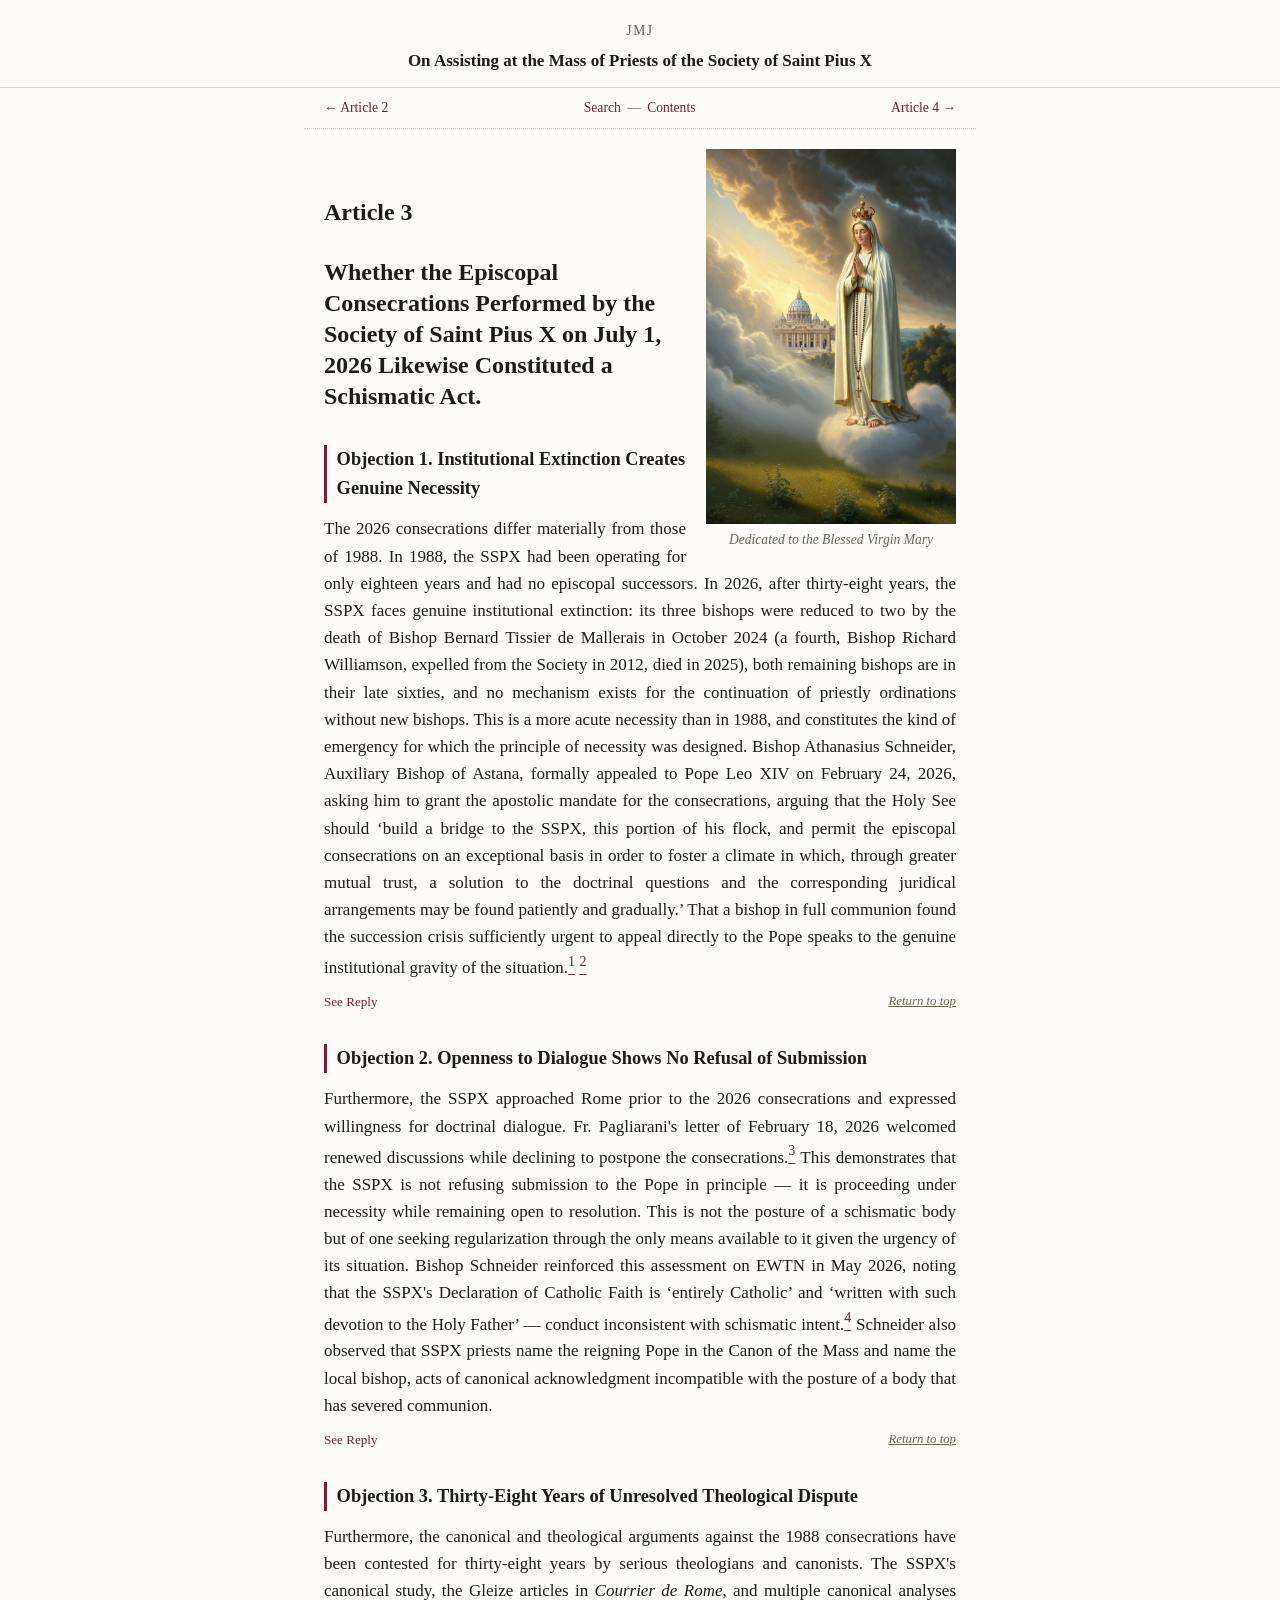
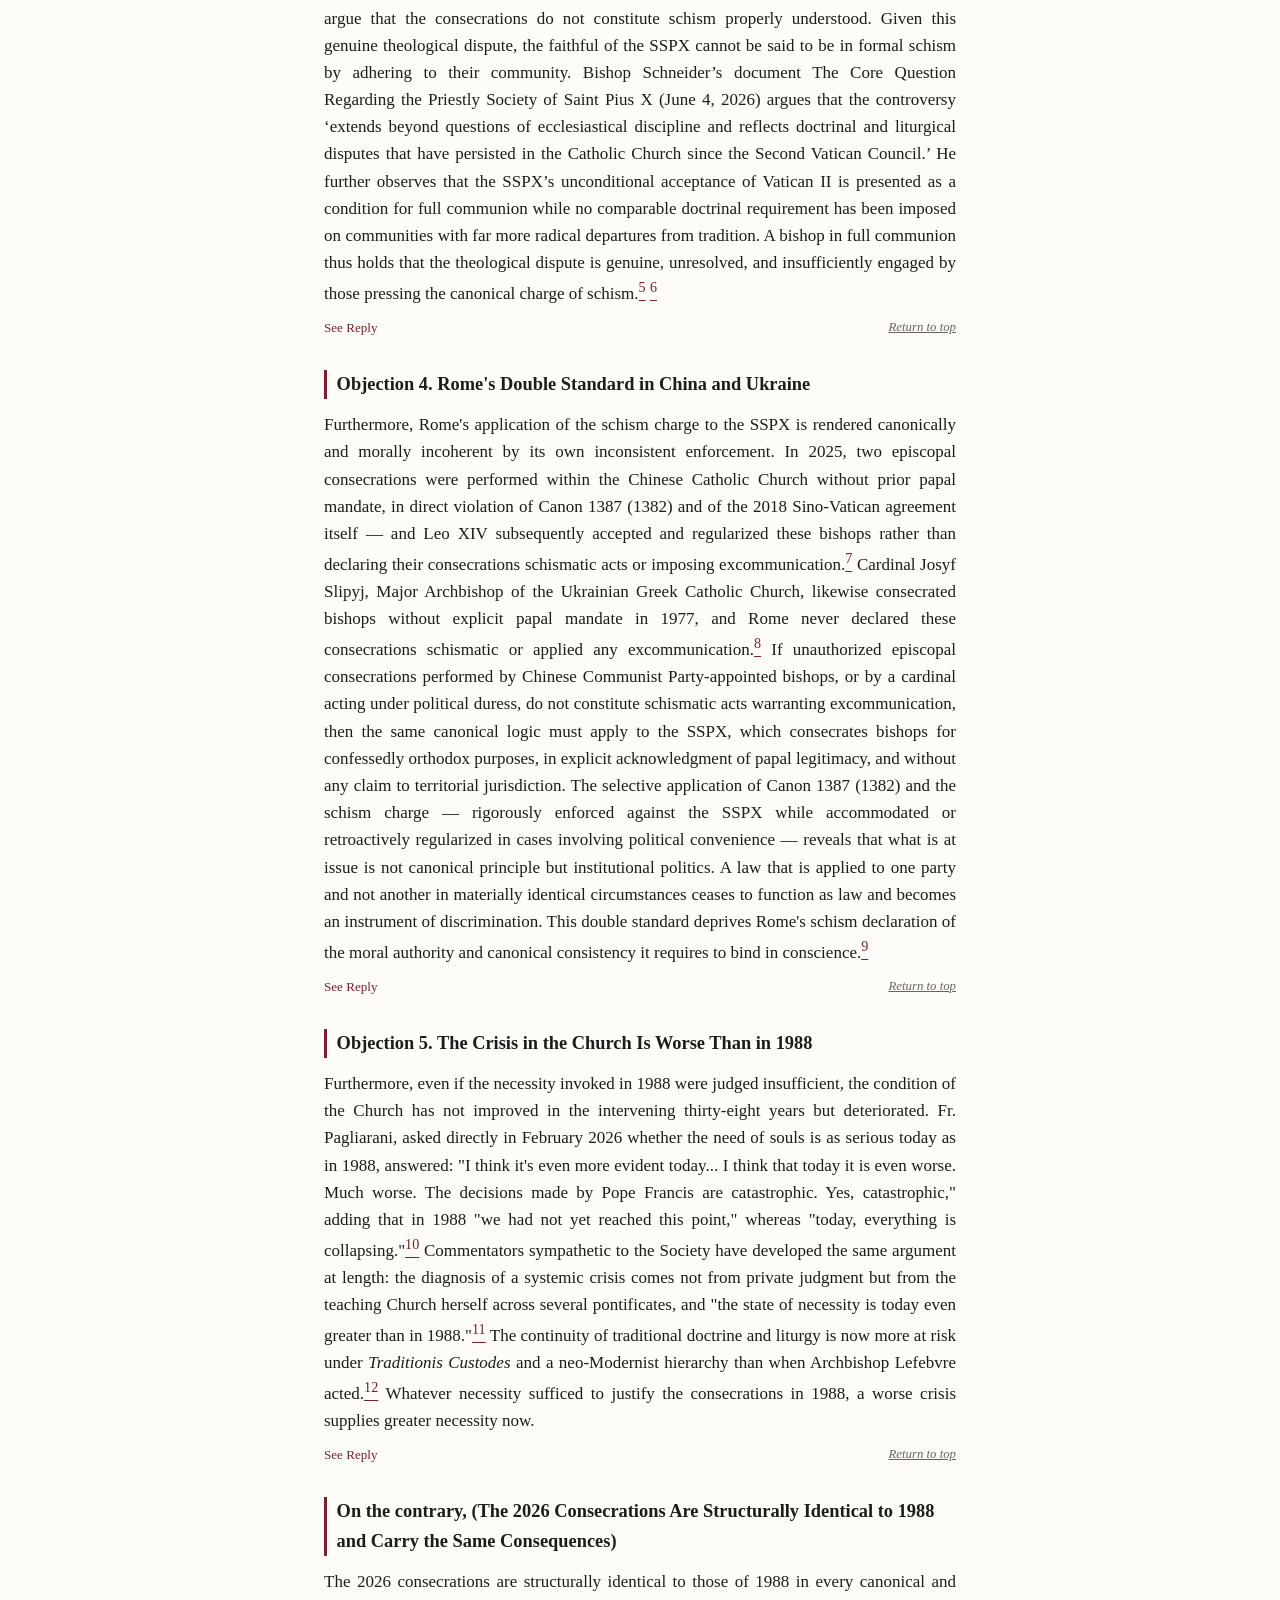
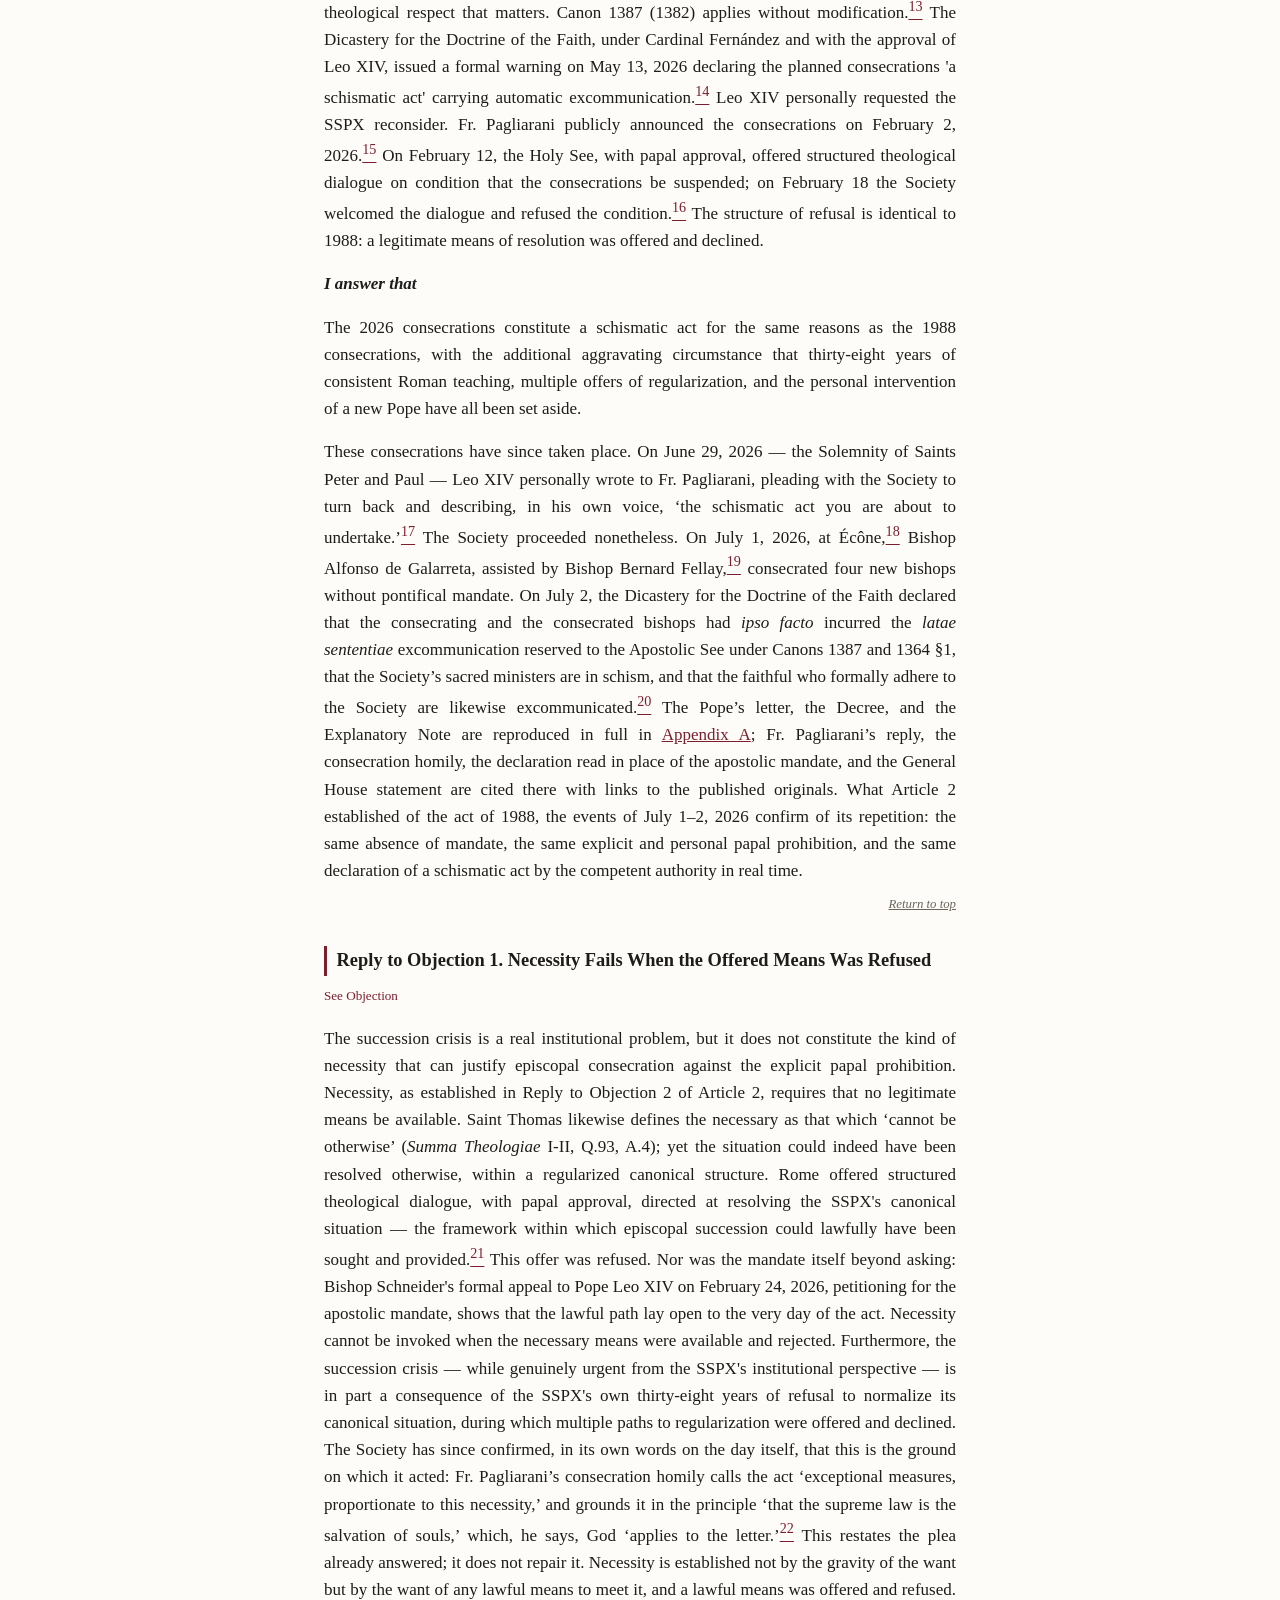
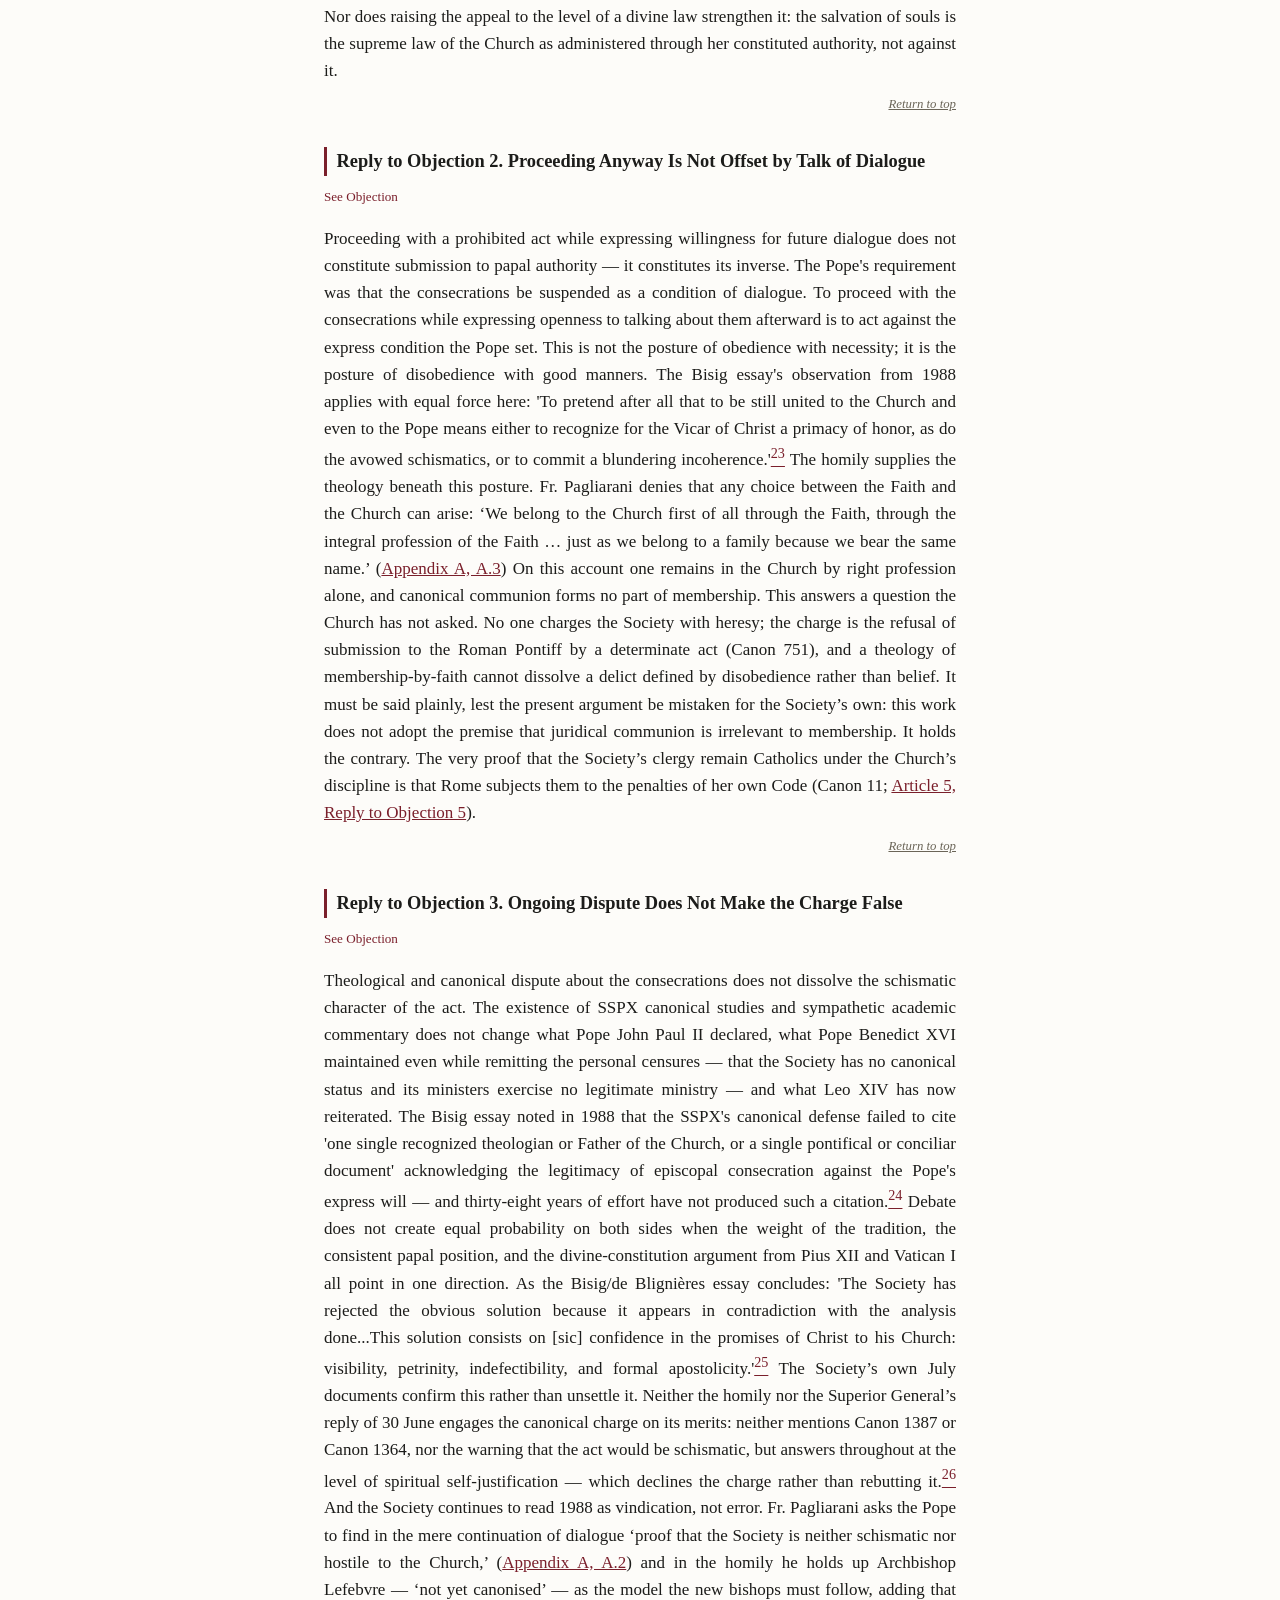
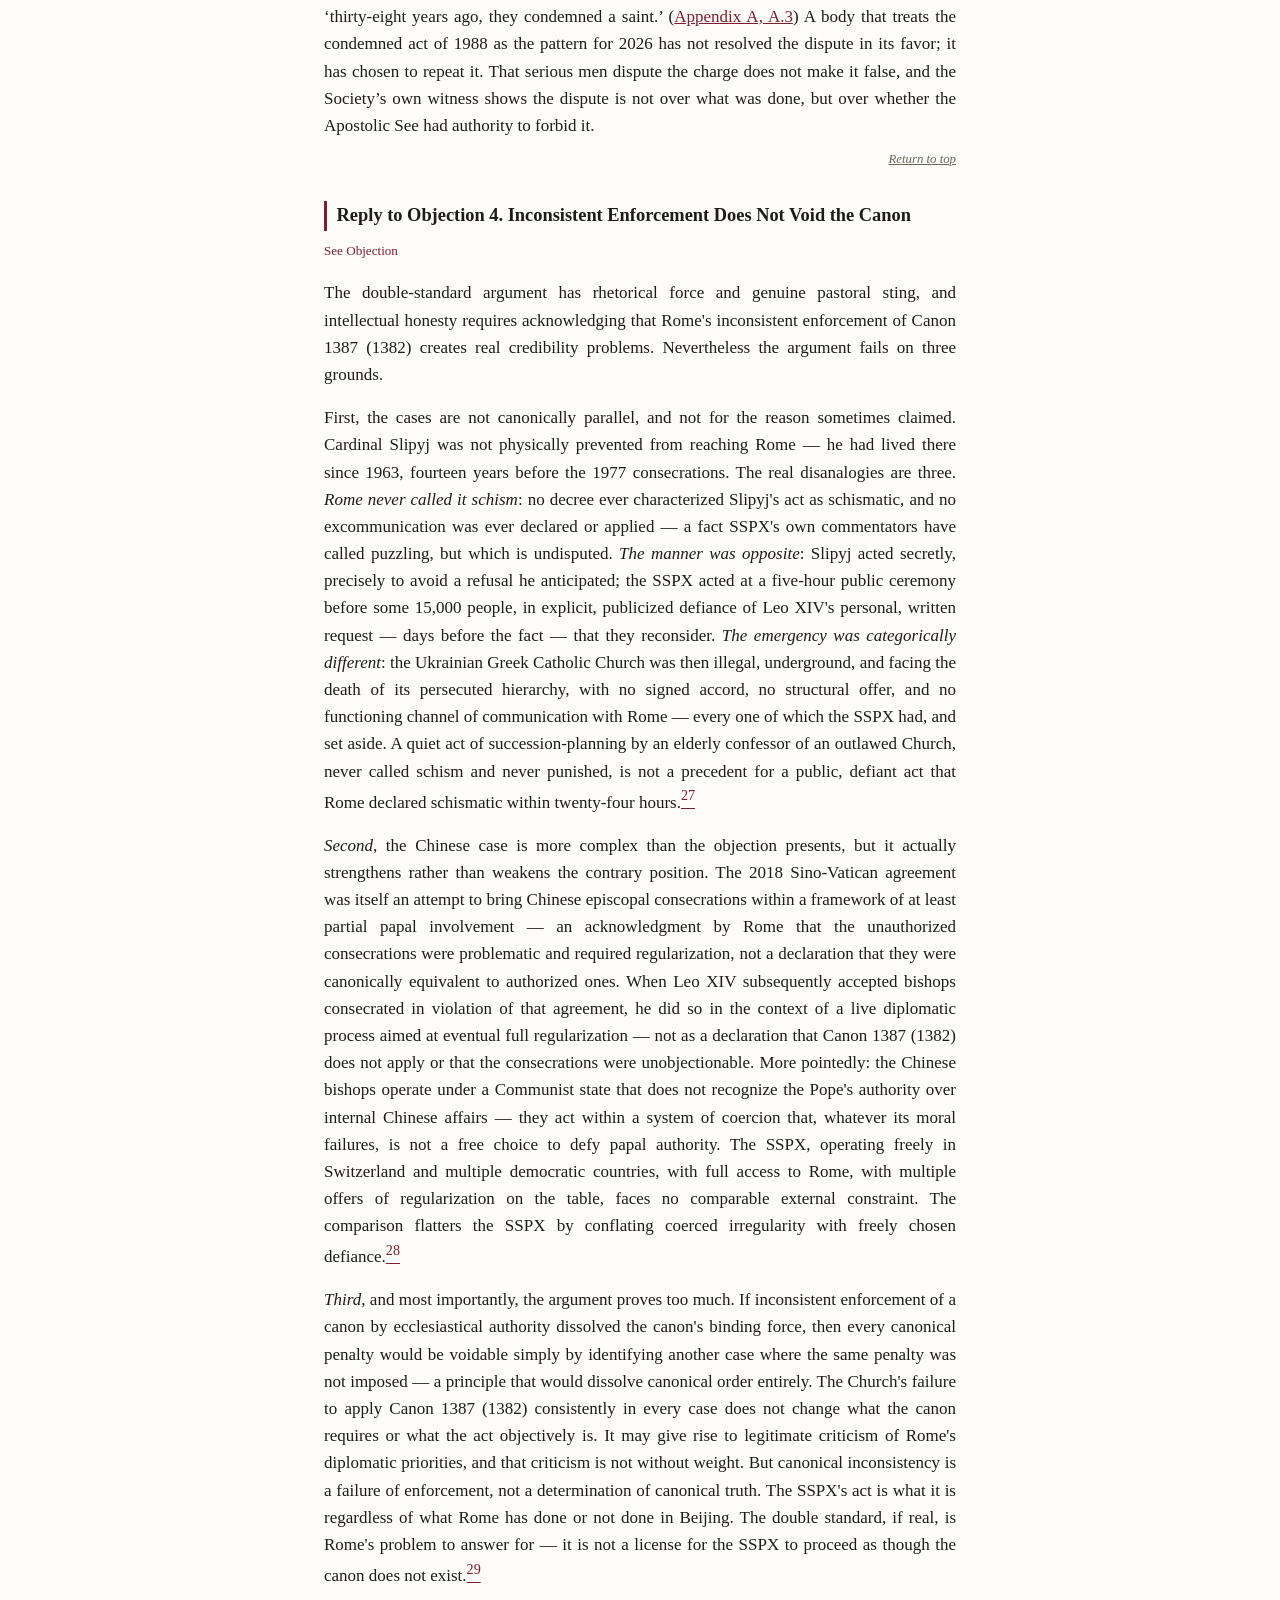
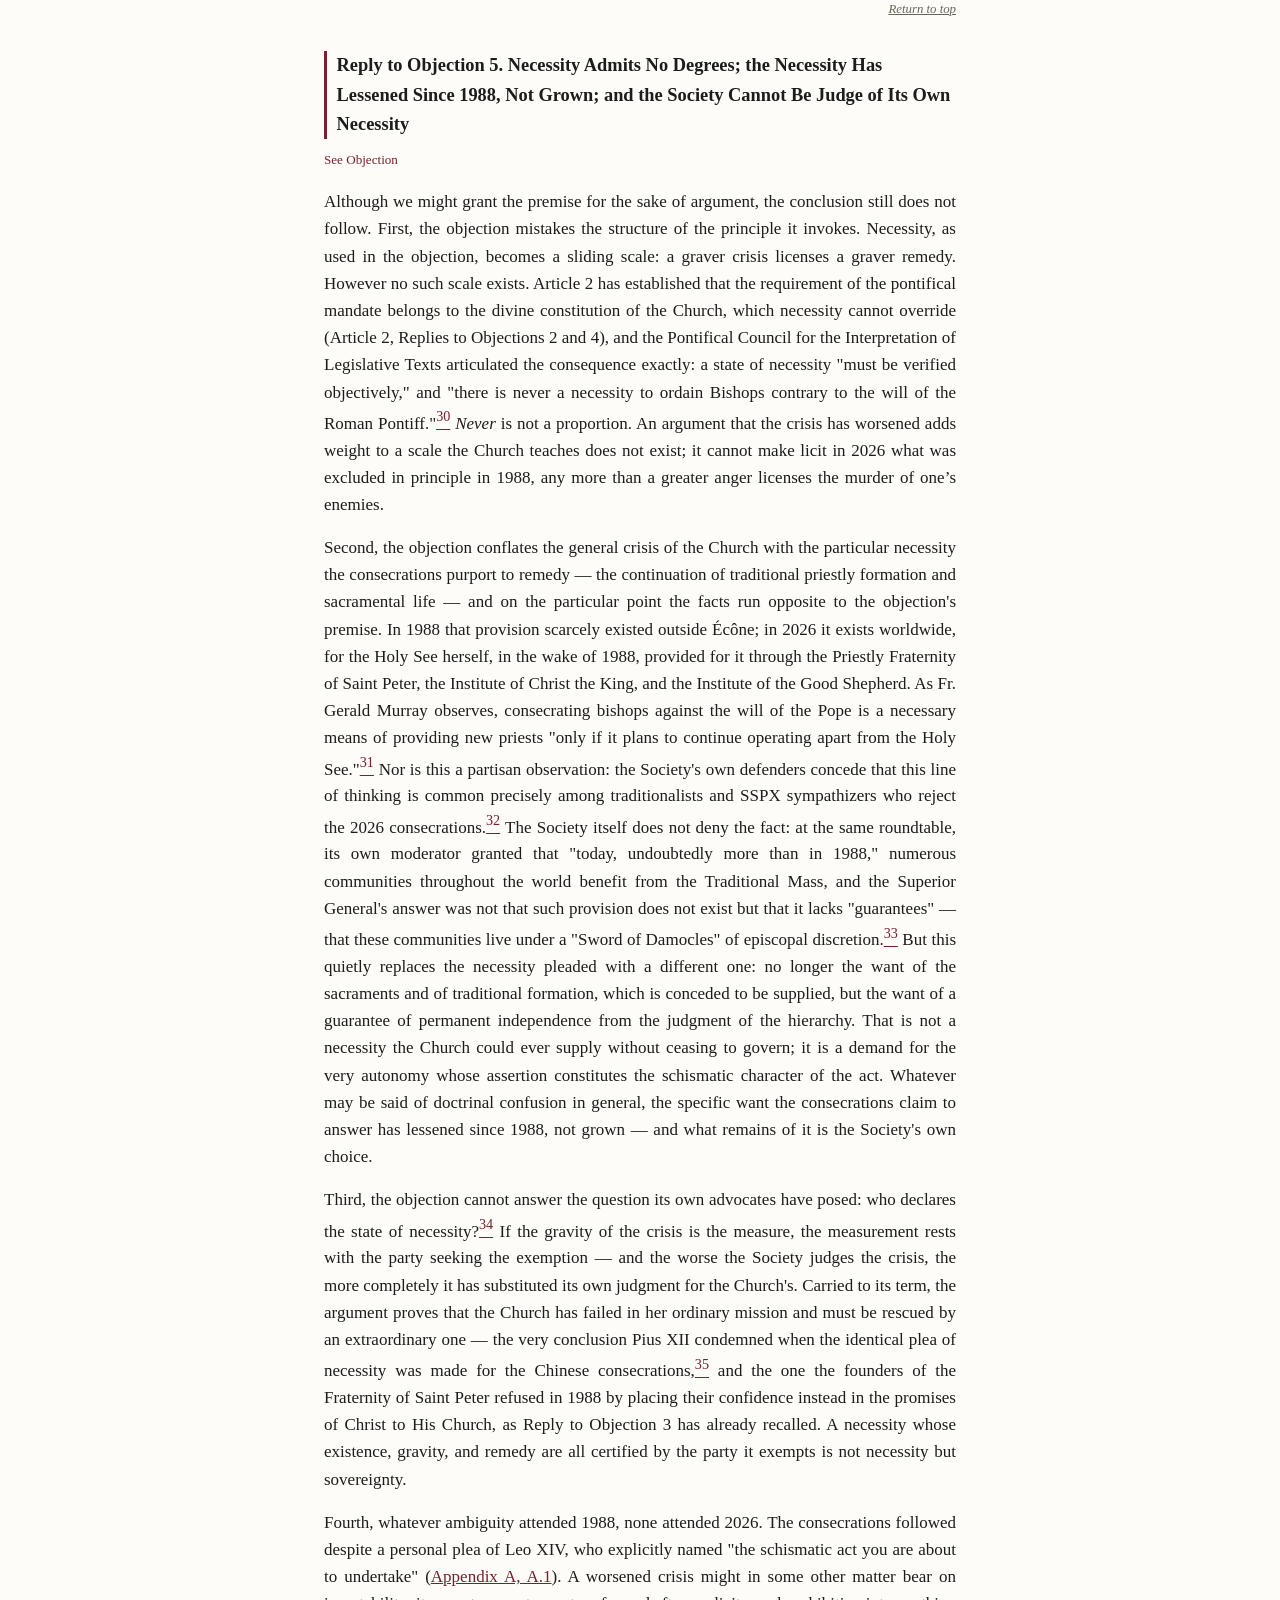
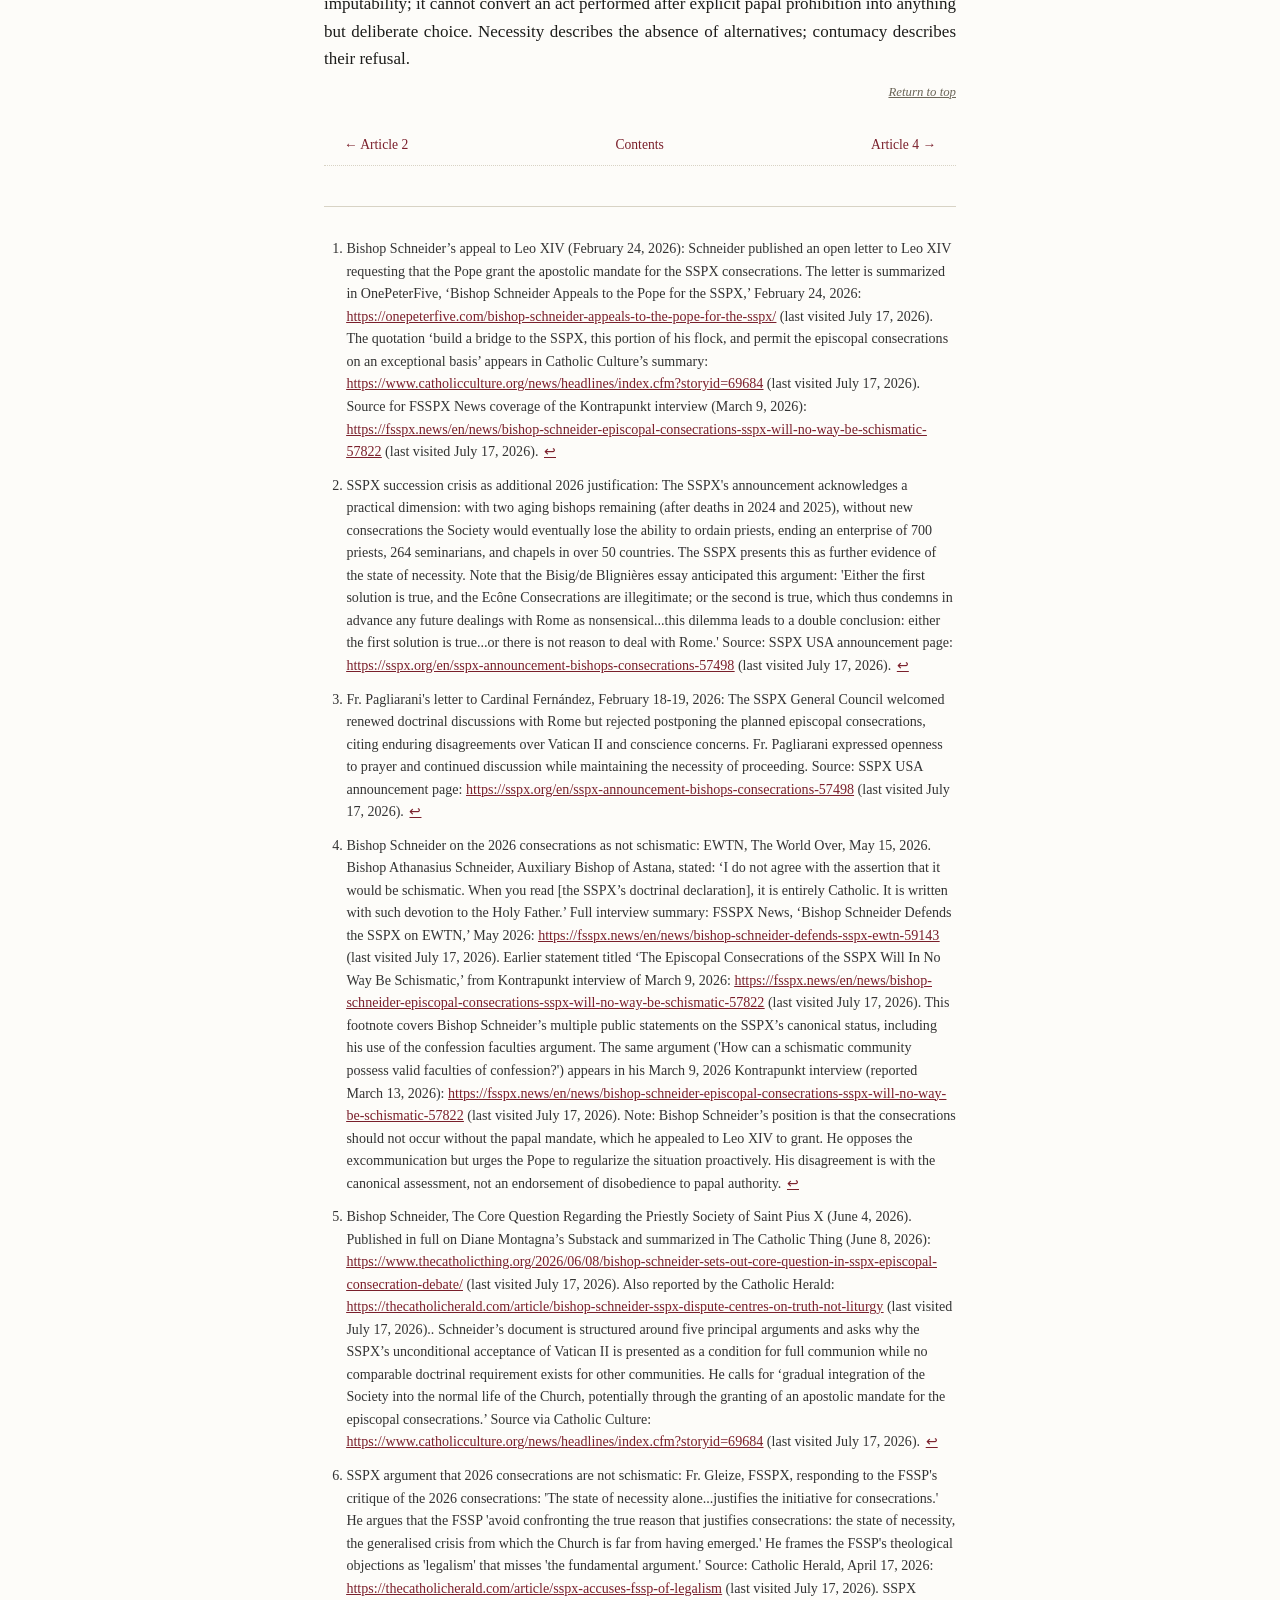
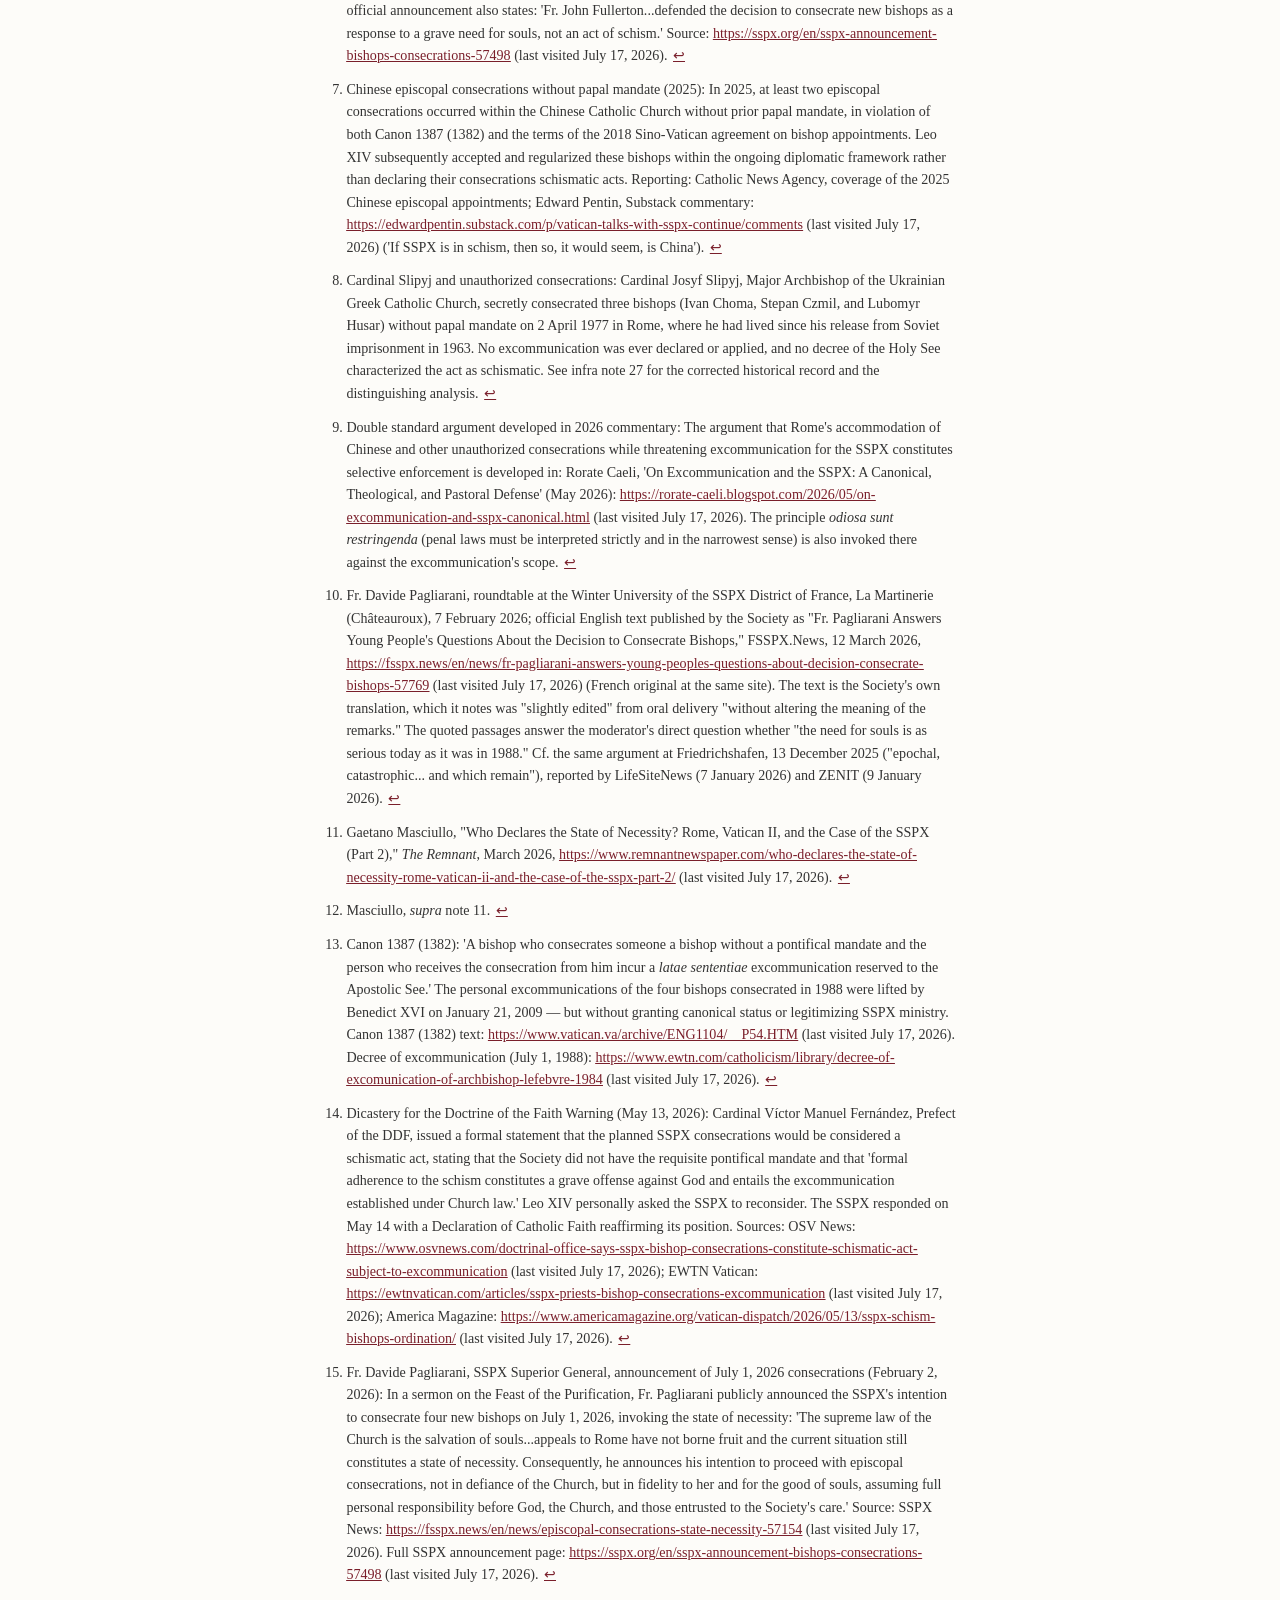
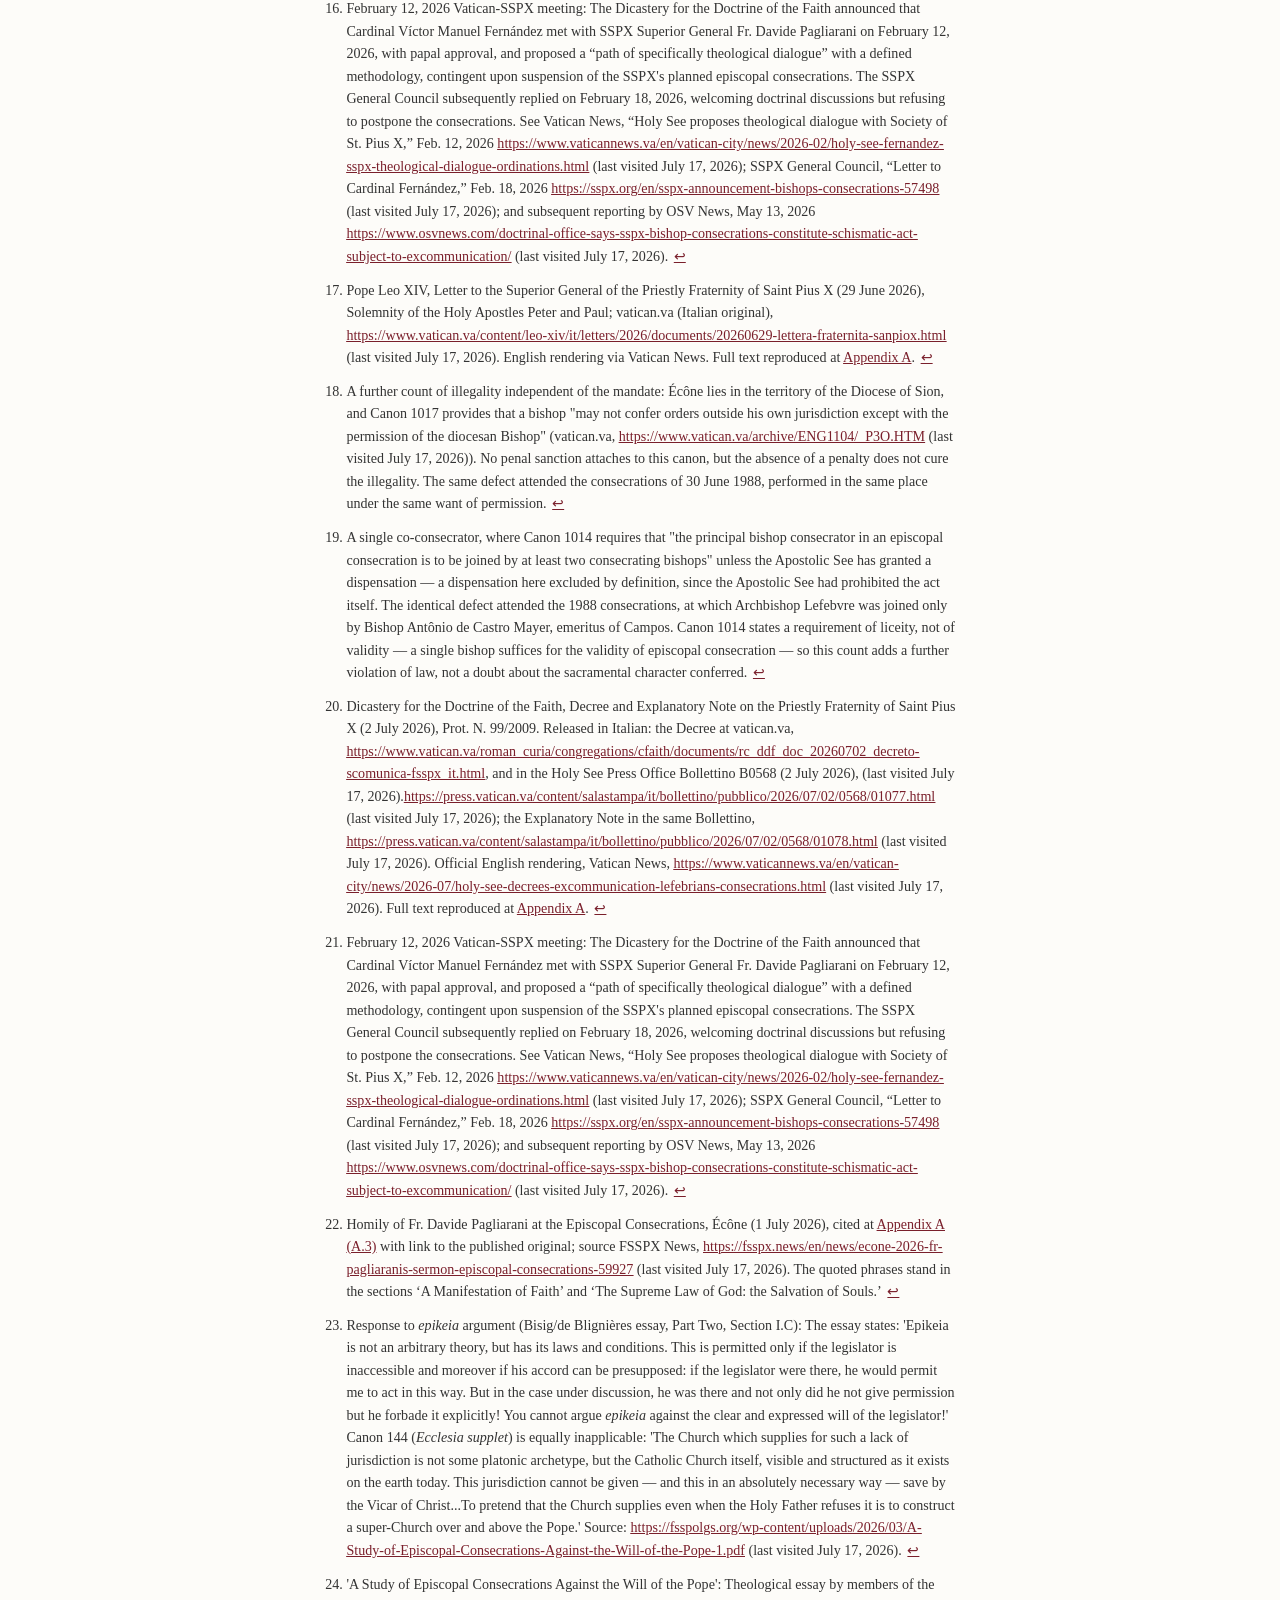
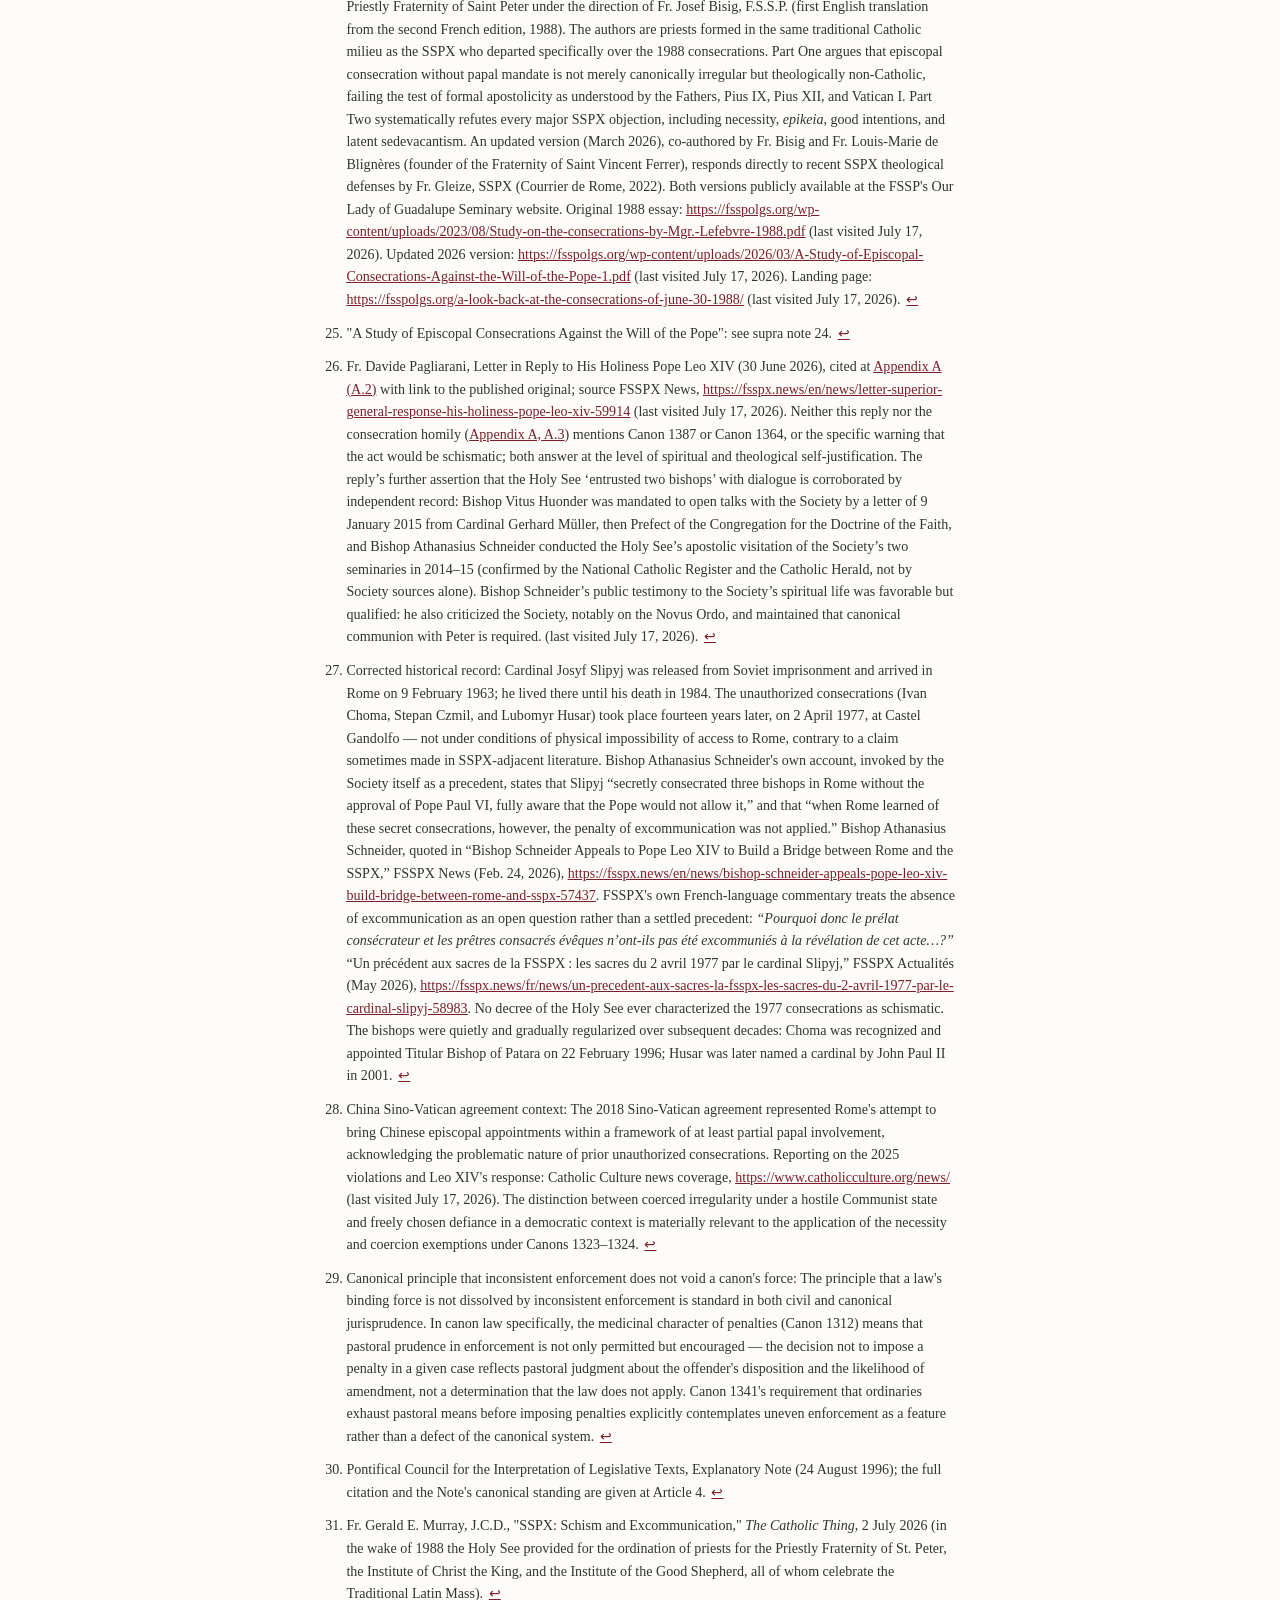
<file: article-3.html>
<!DOCTYPE html>
<html lang="en">
<head>
<meta charset="utf-8">
<meta name="viewport" content="width=device-width, initial-scale=1">
<title>Article 3 &mdash; Quaestio Disputata on the SSPX</title>
<link rel="stylesheet" href="style.css">
<link rel="icon" href="favicon.ico" sizes="any">
<link rel="icon" type="image/png" sizes="32x32" href="favicon-32.png">
<link rel="icon" type="image/png" sizes="16x16" href="favicon-16.png">
<link rel="apple-touch-icon" href="apple-touch-icon.png">
<meta property="og:type" content="website">
<meta property="og:site_name" content="On Assisting at the Mass of Priests of the Society of Saint Pius X">
<meta property="og:title" content="Article 3 &mdash; Quaestio Disputata on the SSPX">
<meta property="og:description" content="A canonical and theological quaestio disputata examining whether the faithful may licitly assist at Masses offered by priests of the Society of Saint Pius X.">
<meta property="og:url" content="https://caniattendsspx.com/article-3.html">
<meta property="og:image" content="https://caniattendsspx.com/Images/og-image.png">
<meta property="og:image:width" content="1200">
<meta property="og:image:height" content="630">
<meta name="twitter:card" content="summary_large_image">
<meta name="twitter:title" content="Article 3 &mdash; Quaestio Disputata on the SSPX">
<meta name="twitter:description" content="A canonical and theological quaestio disputata examining whether the faithful may licitly assist at Masses offered by priests of the Society of Saint Pius X.">
<meta name="twitter:image" content="https://caniattendsspx.com/Images/og-image.png">
</head>
<body>
<header class="site-header">
<p class="jmj">JMJ</p>
<a class="home-link" href="index.html">On Assisting at the Mass of Priests of the Society of Saint Pius X</a>
</header>
<nav class="crumbs"><a href="article-2.html">&larr; Article 2</a><span class="crumbs-center"><a href="search.html">Search</a> <span class="crumbs-sep">&mdash;</span> <a href="index.html">Contents</a></span><a href="article-4.html">Article 4 &rarr;</a></nav>
<div class="dedication-wrap">
<figure class="dedication-figure">
<img class="page-top-image" src="Images/Top%20of%20Page-BVM.jpg" alt="Image of the Blessed Virgin Mary">
<figcaption>Dedicated to the Blessed Virgin Mary</figcaption>
</figure>
</div>
<main class="page">
<h1 class="page-title" id="top">Article 3</h1>
<h1 id="article-3-whether-the-episcopal-consecrations-performed-by-the-society-of-saint-pius-x-on-july-1-2026-likewise-constituted-a-schismatic-act.">Whether the Episcopal Consecrations Performed by the Society of Saint Pius X on July 1, 2026 Likewise Constituted a Schismatic Act.</h1>
<h2 id="objection-1.-institutional-extinction-creates-genuine-necessity">Objection 1. Institutional Extinction Creates Genuine Necessity</h2>
<p>The 2026 consecrations differ materially from those of 1988. In 1988, the SSPX had been operating for only eighteen years and had no episcopal successors. In 2026, after thirty-eight years, the SSPX faces genuine institutional extinction: its three bishops were reduced to two by the death of Bishop Bernard Tissier de Mallerais in October 2024 (a fourth, Bishop Richard Williamson, expelled from the Society in 2012, died in 2025), both remaining bishops are in their late sixties, and no mechanism exists for the continuation of priestly ordinations without new bishops. This is a more acute necessity than in 1988, and constitutes the kind of emergency for which the principle of necessity was designed. Bishop Athanasius Schneider, Auxiliary Bishop of Astana, formally appealed to Pope Leo XIV on February 24, 2026, asking him to grant the apostolic mandate for the consecrations, arguing that the Holy See should ‘build a bridge to the SSPX, this portion of his flock, and permit the episcopal consecrations on an exceptional basis in order to foster a climate in which, through greater mutual trust, a solution to the doctrinal questions and the corresponding juridical arrangements may be found patiently and gradually.’ That a bishop in full communion found the succession crisis sufficiently urgent to appeal directly to the Pope speaks to the genuine institutional gravity of the situation.<a class="footnote-ref" href="#fn1" id="fnref1" role="doc-noteref"><sup>1</sup></a> <a class="footnote-ref" href="#fn2" id="fnref2" role="doc-noteref"><sup>2</sup></a></p>
<p class="return-top split"><a class="jump-link" href="#reply-to-objection-1.-necessity-fails-when-the-offered-means-was-refused">See Reply</a><a href="#top">Return to top</a></p>
<h2 id="objection-2.-openness-to-dialogue-shows-no-refusal-of-submission">Objection 2. Openness to Dialogue Shows No Refusal of Submission</h2>
<p>Furthermore, the SSPX approached Rome prior to the 2026 consecrations and expressed willingness for doctrinal dialogue. Fr. Pagliarani's letter of February 18, 2026 welcomed renewed discussions while declining to postpone the consecrations.<a class="footnote-ref" href="#fn3" id="fnref3" role="doc-noteref"><sup>3</sup></a> This demonstrates that the SSPX is not refusing submission to the Pope in principle — it is proceeding under necessity while remaining open to resolution. This is not the posture of a schismatic body but of one seeking regularization through the only means available to it given the urgency of its situation. Bishop Schneider reinforced this assessment on EWTN in May 2026, noting that the SSPX's Declaration of Catholic Faith is ‘entirely Catholic’ and ‘written with such devotion to the Holy Father’ — conduct inconsistent with schismatic intent.<a class="footnote-ref" href="#fn4" id="fnref4" role="doc-noteref"><sup>4</sup></a> Schneider also observed that SSPX priests name the reigning Pope in the Canon of the Mass and name the local bishop, acts of canonical acknowledgment incompatible with the posture of a body that has severed communion.</p>
<p class="return-top split"><a class="jump-link" href="#reply-to-objection-2.-proceeding-anyway-is-not-offset-by-talk-of-dialogue">See Reply</a><a href="#top">Return to top</a></p>
<h2 id="objection-3.-thirty-eight-years-of-unresolved-theological-dispute">Objection 3. Thirty-Eight Years of Unresolved Theological Dispute</h2>
<p>Furthermore, the canonical and theological arguments against the 1988 consecrations have been contested for thirty-eight years by serious theologians and canonists. The SSPX's canonical study, the Gleize articles in <em>Courrier de Rome</em>, and multiple canonical analyses argue that the consecrations do not constitute schism properly understood. Given this genuine theological dispute, the faithful of the SSPX cannot be said to be in formal schism by adhering to their community. Bishop Schneider’s document The Core Question Regarding the Priestly Society of Saint Pius X (June 4, 2026) argues that the controversy ‘extends beyond questions of ecclesiastical discipline and reflects doctrinal and liturgical disputes that have persisted in the Catholic Church since the Second Vatican Council.’ He further observes that the SSPX’s unconditional acceptance of Vatican II is presented as a condition for full communion while no comparable doctrinal requirement has been imposed on communities with far more radical departures from tradition. A bishop in full communion thus holds that the theological dispute is genuine, unresolved, and insufficiently engaged by those pressing the canonical charge of schism.<a class="footnote-ref" href="#fn5" id="fnref5" role="doc-noteref"><sup>5</sup></a> <a class="footnote-ref" href="#fn6" id="fnref6" role="doc-noteref"><sup>6</sup></a></p>
<p class="return-top split"><a class="jump-link" href="#reply-to-objection-3.-ongoing-dispute-does-not-make-the-charge-false">See Reply</a><a href="#top">Return to top</a></p>
<h2 id="objection-4.-romes-double-standard-in-china-and-ukraine">Objection 4. Rome's Double Standard in China and Ukraine</h2>
<p>Furthermore, Rome's application of the schism charge to the SSPX is rendered canonically and morally incoherent by its own inconsistent enforcement. In 2025, two episcopal consecrations were performed within the Chinese Catholic Church without prior papal mandate, in direct violation of Canon 1387 (1382) and of the 2018 Sino-Vatican agreement itself — and Leo XIV subsequently accepted and regularized these bishops rather than declaring their consecrations schismatic acts or imposing excommunication.<a class="footnote-ref" href="#fn7" id="fnref7" role="doc-noteref"><sup>7</sup></a> Cardinal Josyf Slipyj, Major Archbishop of the Ukrainian Greek Catholic Church, likewise consecrated bishops without explicit papal mandate in 1977, and Rome never declared these consecrations schismatic or applied any excommunication.<a class="footnote-ref" href="#fn8" id="fnref8" role="doc-noteref"><sup>8</sup></a> If unauthorized episcopal consecrations performed by Chinese Communist Party-appointed bishops, or by a cardinal acting under political duress, do not constitute schismatic acts warranting excommunication, then the same canonical logic must apply to the SSPX, which consecrates bishops for confessedly orthodox purposes, in explicit acknowledgment of papal legitimacy, and without any claim to territorial jurisdiction. The selective application of Canon 1387 (1382) and the schism charge — rigorously enforced against the SSPX while accommodated or retroactively regularized in cases involving political convenience — reveals that what is at issue is not canonical principle but institutional politics. A law that is applied to one party and not another in materially identical circumstances ceases to function as law and becomes an instrument of discrimination. This double standard deprives Rome's schism declaration of the moral authority and canonical consistency it requires to bind in conscience.<a class="footnote-ref" href="#fn9" id="fnref9" role="doc-noteref"><sup>9</sup></a></p>
<p class="return-top split"><a class="jump-link" href="#reply-to-objection-4.-inconsistent-enforcement-does-not-void-the-canon">See Reply</a><a href="#top">Return to top</a></p>
<h2 id="objection-5.-the-crisis-in-the-church-is-worse-than-in-1988">Objection 5. The Crisis in the Church Is Worse Than in 1988</h2>
<p>Furthermore, even if the necessity invoked in 1988 were judged insufficient, the condition of the Church has not improved in the intervening thirty-eight years but deteriorated. Fr. Pagliarani, asked directly in February 2026 whether the need of souls is as serious today as in 1988, answered: "I think it's even more evident today... I think that today it is even worse. Much worse. The decisions made by Pope Francis are catastrophic. Yes, catastrophic," adding that in 1988 "we had not yet reached this point," whereas "today, everything is collapsing."<a class="footnote-ref" href="#fn10" id="fnref10" role="doc-noteref"><sup>10</sup></a> Commentators sympathetic to the Society have developed the same argument at length: the diagnosis of a systemic crisis comes not from private judgment but from the teaching Church herself across several pontificates, and "the state of necessity is today even greater than in 1988."<a class="footnote-ref" href="#fn11" id="fnref11" role="doc-noteref"><sup>11</sup></a> The continuity of traditional doctrine and liturgy is now more at risk under <em>Traditionis Custodes</em> and a neo-Modernist hierarchy than when Archbishop Lefebvre acted.<a class="footnote-ref" href="#fn12" id="fnref12" role="doc-noteref"><sup>12</sup></a> Whatever necessity sufficed to justify the consecrations in 1988, a worse crisis supplies greater necessity now.</p>
<p class="return-top split"><a class="jump-link" href="#reply-to-objection-5.-necessity-admits-no-degrees-the-necessity-has-lessened-since-1988-not-grown-and-the-society-cannot-be-judge-of-its-own-necessity">See Reply</a><a href="#top">Return to top</a></p>
<h2 id="on-the-contrary-the-2026-consecrations-are-structurally-identical-to-1988-and-carry-the-same-consequences">On the contrary, (The 2026 Consecrations Are Structurally Identical to 1988 and Carry the Same Consequences)</h2>
<p>The 2026 consecrations are structurally identical to those of 1988 in every canonical and theological respect that matters. Canon 1387 (1382) applies without modification.<a class="footnote-ref" href="#fn13" id="fnref13" role="doc-noteref"><sup>13</sup></a> The Dicastery for the Doctrine of the Faith, under Cardinal Fernández and with the approval of Leo XIV, issued a formal warning on May 13, 2026 declaring the planned consecrations 'a schismatic act' carrying automatic excommunication.<a class="footnote-ref" href="#fn14" id="fnref14" role="doc-noteref"><sup>14</sup></a> Leo XIV personally requested the SSPX reconsider. Fr. Pagliarani publicly announced the consecrations on February 2, 2026.<a class="footnote-ref" href="#fn15" id="fnref15" role="doc-noteref"><sup>15</sup></a> On February 12, the Holy See, with papal approval, offered structured theological dialogue on condition that the consecrations be suspended; on February 18 the Society welcomed the dialogue and refused the condition.<a class="footnote-ref" href="#fn16" id="fnref16" role="doc-noteref"><sup>16</sup></a> The structure of refusal is identical to 1988: a legitimate means of resolution was offered and declined.</p>
<p><em><strong>I answer that</strong></em></p>
<p>The 2026 consecrations constitute a schismatic act for the same reasons as the 1988 consecrations, with the additional aggravating circumstance that thirty-eight years of consistent Roman teaching, multiple offers of regularization, and the personal intervention of a new Pope have all been set aside.</p>
<p>These consecrations have since taken place. On June 29, 2026 — the Solemnity of Saints Peter and Paul — Leo XIV personally wrote to Fr. Pagliarani, pleading with the Society to turn back and describing, in his own voice, ‘the schismatic act you are about to undertake.’<a class="footnote-ref" href="#fn17" id="fnref17" role="doc-noteref"><sup>17</sup></a> The Society proceeded nonetheless. On July 1, 2026, at Écône,<a class="footnote-ref" href="#fn18" id="fnref18" role="doc-noteref"><sup>18</sup></a> Bishop Alfonso de Galarreta, assisted by Bishop Bernard Fellay,<a class="footnote-ref" href="#fn19" id="fnref19" role="doc-noteref"><sup>19</sup></a> consecrated four new bishops without pontifical mandate. On July 2, the Dicastery for the Doctrine of the Faith declared that the consecrating and the consecrated bishops had <em>ipso facto</em> incurred the <em>latae sententiae</em> excommunication reserved to the Apostolic See under Canons 1387 and 1364 §1, that the Society’s sacred ministers are in schism, and that the faithful who formally adhere to the Society are likewise excommunicated.<a class="footnote-ref" href="#fn20" id="fnref20" role="doc-noteref"><sup>20</sup></a> The Pope’s letter, the Decree, and the Explanatory Note are reproduced in full in <a href="appendix-a.html">Appendix A</a>; Fr. Pagliarani’s reply, the consecration homily, the declaration read in place of the apostolic mandate, and the General House statement are cited there with links to the published originals. What Article 2 established of the act of 1988, the events of July 1–2, 2026 confirm of its repetition: the same absence of mandate, the same explicit and personal papal prohibition, and the same declaration of a schismatic act by the competent authority in real time.</p>
<p class="return-top"><a href="#top">Return to top</a></p>
<h2 id="reply-to-objection-1.-necessity-fails-when-the-offered-means-was-refused">Reply to Objection 1. Necessity Fails When the Offered Means Was Refused</h2>
<p class="xref"><a class="jump-link" href="#objection-1.-institutional-extinction-creates-genuine-necessity">See Objection</a></p>
<p>The succession crisis is a real institutional problem, but it does not constitute the kind of necessity that can justify episcopal consecration against the explicit papal prohibition. Necessity, as established in Reply to Objection 2 of Article 2, requires that no legitimate means be available. Saint Thomas likewise defines the necessary as that which ‘cannot be otherwise’ (<em>Summa Theologiae</em> I-II, Q.93, A.4); yet the situation could indeed have been resolved otherwise, within a regularized canonical structure. Rome offered structured theological dialogue, with papal approval, directed at resolving the SSPX's canonical situation — the framework within which episcopal succession could lawfully have been sought and provided.<a class="footnote-ref" href="#fn21" id="fnref21" role="doc-noteref"><sup>21</sup></a> This offer was refused. Nor was the mandate itself beyond asking: Bishop Schneider's formal appeal to Pope Leo XIV on February 24, 2026, petitioning for the apostolic mandate, shows that the lawful path lay open to the very day of the act. Necessity cannot be invoked when the necessary means were available and rejected. Furthermore, the succession crisis — while genuinely urgent from the SSPX's institutional perspective — is in part a consequence of the SSPX's own thirty-eight years of refusal to normalize its canonical situation, during which multiple paths to regularization were offered and declined. The Society has since confirmed, in its own words on the day itself, that this is the ground on which it acted: Fr. Pagliarani’s consecration homily calls the act ‘exceptional measures, proportionate to this necessity,’ and grounds it in the principle ‘that the supreme law is the salvation of souls,’ which, he says, God ‘applies to the letter.’<a class="footnote-ref" href="#fn22" id="fnref22" role="doc-noteref"><sup>22</sup></a> This restates the plea already answered; it does not repair it. Necessity is established not by the gravity of the want but by the want of any lawful means to meet it, and a lawful means was offered and refused. Nor does raising the appeal to the level of a divine law strengthen it: the salvation of souls is the supreme law of the Church as administered through her constituted authority, not against it.</p>
<p class="return-top"><a href="#top">Return to top</a></p>
<h2 id="reply-to-objection-2.-proceeding-anyway-is-not-offset-by-talk-of-dialogue">Reply to Objection 2. Proceeding Anyway Is Not Offset by Talk of Dialogue</h2>
<p class="xref"><a class="jump-link" href="#objection-2.-openness-to-dialogue-shows-no-refusal-of-submission">See Objection</a></p>
<p>Proceeding with a prohibited act while expressing willingness for future dialogue does not constitute submission to papal authority — it constitutes its inverse. The Pope's requirement was that the consecrations be suspended as a condition of dialogue. To proceed with the consecrations while expressing openness to talking about them afterward is to act against the express condition the Pope set. This is not the posture of obedience with necessity; it is the posture of disobedience with good manners. The Bisig essay's observation from 1988 applies with equal force here: 'To pretend after all that to be still united to the Church and even to the Pope means either to recognize for the Vicar of Christ a primacy of honor, as do the avowed schismatics, or to commit a blundering incoherence.'<a class="footnote-ref" href="#fn23" id="fnref23" role="doc-noteref"><sup>23</sup></a> The homily supplies the theology beneath this posture. Fr. Pagliarani denies that any choice between the Faith and the Church can arise: ‘We belong to the Church first of all through the Faith, through the integral profession of the Faith … just as we belong to a family because we bear the same name.’ (<a href="appendix-a.html#a3">Appendix A, A.3</a>) On this account one remains in the Church by right profession alone, and canonical communion forms no part of membership. This answers a question the Church has not asked. No one charges the Society with heresy; the charge is the refusal of submission to the Roman Pontiff by a determinate act (Canon 751), and a theology of membership-by-faith cannot dissolve a delict defined by disobedience rather than belief. It must be said plainly, lest the present argument be mistaken for the Society’s own: this work does not adopt the premise that juridical communion is irrelevant to membership. It holds the contrary. The very proof that the Society’s clergy remain Catholics under the Church’s discipline is that Rome subjects them to the penalties of her own Code (Canon 11; <a href="article-5.html#reply-to-objection-5.-canon-844-does-not-apply-to-the-sspx-situation">Article 5, Reply to Objection 5</a>).</p>
<p class="return-top"><a href="#top">Return to top</a></p>
<h2 id="reply-to-objection-3.-ongoing-dispute-does-not-make-the-charge-false">Reply to Objection 3. Ongoing Dispute Does Not Make the Charge False</h2>
<p class="xref"><a class="jump-link" href="#objection-3.-thirty-eight-years-of-unresolved-theological-dispute">See Objection</a></p>
<p>Theological and canonical dispute about the consecrations does not dissolve the schismatic character of the act. The existence of SSPX canonical studies and sympathetic academic commentary does not change what Pope John Paul II declared, what Pope Benedict XVI maintained even while remitting the personal censures — that the Society has no canonical status and its ministers exercise no legitimate ministry — and what Leo XIV has now reiterated. The Bisig essay noted in 1988 that the SSPX's canonical defense failed to cite 'one single recognized theologian or Father of the Church, or a single pontifical or conciliar document' acknowledging the legitimacy of episcopal consecration against the Pope's express will — and thirty-eight years of effort have not produced such a citation.<a class="footnote-ref" href="#fn24" id="fnref24" role="doc-noteref"><sup>24</sup></a> Debate does not create equal probability on both sides when the weight of the tradition, the consistent papal position, and the divine-constitution argument from Pius XII and Vatican I all point in one direction. As the Bisig/de Blignières essay concludes: 'The Society has rejected the obvious solution because it appears in contradiction with the analysis done...This solution consists on [sic] confidence in the promises of Christ to his Church: visibility, petrinity, indefectibility, and formal apostolicity.'<a class="footnote-ref" href="#fn25" id="fnref25" role="doc-noteref"><sup>25</sup></a> The Society’s own July documents confirm this rather than unsettle it. Neither the homily nor the Superior General’s reply of 30 June engages the canonical charge on its merits: neither mentions Canon 1387 or Canon 1364, nor the warning that the act would be schismatic, but answers throughout at the level of spiritual self-justification — which declines the charge rather than rebutting it.<a class="footnote-ref" href="#fn26" id="fnref26" role="doc-noteref"><sup>26</sup></a> And the Society continues to read 1988 as vindication, not error. Fr. Pagliarani asks the Pope to find in the mere continuation of dialogue ‘proof that the Society is neither schismatic nor hostile to the Church,’ (<a href="appendix-a.html#a2">Appendix A, A.2</a>) and in the homily he holds up Archbishop Lefebvre — ‘not yet canonised’ — as the model the new bishops must follow, adding that ‘thirty-eight years ago, they condemned a saint.’ (<a href="appendix-a.html#a3">Appendix A, A.3</a>) A body that treats the condemned act of 1988 as the pattern for 2026 has not resolved the dispute in its favor; it has chosen to repeat it. That serious men dispute the charge does not make it false, and the Society’s own witness shows the dispute is not over what was done, but over whether the Apostolic See had authority to forbid it.</p>
<p class="return-top"><a href="#top">Return to top</a></p>
<h2 id="reply-to-objection-4.-inconsistent-enforcement-does-not-void-the-canon">Reply to Objection 4. Inconsistent Enforcement Does Not Void the Canon</h2>
<p class="xref"><a class="jump-link" href="#objection-4.-romes-double-standard-in-china-and-ukraine">See Objection</a></p>
<p>The double-standard argument has rhetorical force and genuine pastoral sting, and intellectual honesty requires acknowledging that Rome's inconsistent enforcement of Canon 1387 (1382) creates real credibility problems. Nevertheless the argument fails on three grounds.</p>
<p>First, the cases are not canonically parallel, and not for the reason sometimes claimed. Cardinal Slipyj was not physically prevented from reaching Rome — he had lived there since 1963, fourteen years before the 1977 consecrations. The real disanalogies are three. <em>Rome never called it schism</em>: no decree ever characterized Slipyj's act as schismatic, and no excommunication was ever declared or applied — a fact SSPX's own commentators have called puzzling, but which is undisputed. <em>The manner was opposite</em>: Slipyj acted secretly, precisely to avoid a refusal he anticipated; the SSPX acted at a five-hour public ceremony before some 15,000 people, in explicit, publicized defiance of Leo XIV's personal, written request — days before the fact — that they reconsider. <em>The emergency was categorically different</em>: the Ukrainian Greek Catholic Church was then illegal, underground, and facing the death of its persecuted hierarchy, with no signed accord, no structural offer, and no functioning channel of communication with Rome — every one of which the SSPX had, and set aside. A quiet act of succession-planning by an elderly confessor of an outlawed Church, never called schism and never punished, is not a precedent for a public, defiant act that Rome declared schismatic within twenty-four hours.<a class="footnote-ref" href="#fn27" id="fnref27" role="doc-noteref"><sup>27</sup></a></p>
<p><em>Second</em>, the Chinese case is more complex than the objection presents, but it actually strengthens rather than weakens the contrary position. The 2018 Sino-Vatican agreement was itself an attempt to bring Chinese episcopal consecrations within a framework of at least partial papal involvement — an acknowledgment by Rome that the unauthorized consecrations were problematic and required regularization, not a declaration that they were canonically equivalent to authorized ones. When Leo XIV subsequently accepted bishops consecrated in violation of that agreement, he did so in the context of a live diplomatic process aimed at eventual full regularization — not as a declaration that Canon 1387 (1382) does not apply or that the consecrations were unobjectionable. More pointedly: the Chinese bishops operate under a Communist state that does not recognize the Pope's authority over internal Chinese affairs — they act within a system of coercion that, whatever its moral failures, is not a free choice to defy papal authority. The SSPX, operating freely in Switzerland and multiple democratic countries, with full access to Rome, with multiple offers of regularization on the table, faces no comparable external constraint. The comparison flatters the SSPX by conflating coerced irregularity with freely chosen defiance.<a class="footnote-ref" href="#fn28" id="fnref28" role="doc-noteref"><sup>28</sup></a></p>
<p><em>Third</em>, and most importantly, the argument proves too much. If inconsistent enforcement of a canon by ecclesiastical authority dissolved the canon's binding force, then every canonical penalty would be voidable simply by identifying another case where the same penalty was not imposed — a principle that would dissolve canonical order entirely. The Church's failure to apply Canon 1387 (1382) consistently in every case does not change what the canon requires or what the act objectively is. It may give rise to legitimate criticism of Rome's diplomatic priorities, and that criticism is not without weight. But canonical inconsistency is a failure of enforcement, not a determination of canonical truth. The SSPX's act is what it is regardless of what Rome has done or not done in Beijing. The double standard, if real, is Rome's problem to answer for — it is not a license for the SSPX to proceed as though the canon does not exist.<a class="footnote-ref" href="#fn29" id="fnref29" role="doc-noteref"><sup>29</sup></a></p>
<p class="return-top"><a href="#top">Return to top</a></p>
<h2 id="reply-to-objection-5.-necessity-admits-no-degrees-the-necessity-has-lessened-since-1988-not-grown-and-the-society-cannot-be-judge-of-its-own-necessity">Reply to Objection 5. Necessity Admits No Degrees; the Necessity Has Lessened Since 1988, Not Grown; and the Society Cannot Be Judge of Its Own Necessity</h2>
<p class="xref"><a class="jump-link" href="#objection-5.-the-crisis-in-the-church-is-worse-than-in-1988">See Objection</a></p>
<p>Although we might grant the premise for the sake of argument, the conclusion still does not follow. First, the objection mistakes the structure of the principle it invokes. Necessity, as used in the objection, becomes a sliding scale: a graver crisis licenses a graver remedy. However no such scale exists. Article 2 has established that the requirement of the pontifical mandate belongs to the divine constitution of the Church, which necessity cannot override (Article 2, Replies to Objections 2 and 4), and the Pontifical Council for the Interpretation of Legislative Texts articulated the consequence exactly: a state of necessity "must be verified objectively," and "there is never a necessity to ordain Bishops contrary to the will of the Roman Pontiff."<a class="footnote-ref" href="#fn30" id="fnref30" role="doc-noteref"><sup>30</sup></a> <em>Never</em> is not a proportion. An argument that the crisis has worsened adds weight to a scale the Church teaches does not exist; it cannot make licit in 2026 what was excluded in principle in 1988, any more than a greater anger licenses the murder of one’s enemies.</p>
<p>Second, the objection conflates the general crisis of the Church with the particular necessity the consecrations purport to remedy — the continuation of traditional priestly formation and sacramental life — and on the particular point the facts run opposite to the objection's premise. In 1988 that provision scarcely existed outside Écône; in 2026 it exists worldwide, for the Holy See herself, in the wake of 1988, provided for it through the Priestly Fraternity of Saint Peter, the Institute of Christ the King, and the Institute of the Good Shepherd. As Fr. Gerald Murray observes, consecrating bishops against the will of the Pope is a necessary means of providing new priests "only if it plans to continue operating apart from the Holy See."<a class="footnote-ref" href="#fn31" id="fnref31" role="doc-noteref"><sup>31</sup></a> Nor is this a partisan observation: the Society's own defenders concede that this line of thinking is common precisely among traditionalists and SSPX sympathizers who reject the 2026 consecrations.<a class="footnote-ref" href="#fn32" id="fnref32" role="doc-noteref"><sup>32</sup></a> The Society itself does not deny the fact: at the same roundtable, its own moderator granted that "today, undoubtedly more than in 1988," numerous communities throughout the world benefit from the Traditional Mass, and the Superior General's answer was not that such provision does not exist but that it lacks "guarantees" — that these communities live under a "Sword of Damocles" of episcopal discretion.<a class="footnote-ref" href="#fn33" id="fnref33" role="doc-noteref"><sup>33</sup></a> But this quietly replaces the necessity pleaded with a different one: no longer the want of the sacraments and of traditional formation, which is conceded to be supplied, but the want of a guarantee of permanent independence from the judgment of the hierarchy. That is not a necessity the Church could ever supply without ceasing to govern; it is a demand for the very autonomy whose assertion constitutes the schismatic character of the act. Whatever may be said of doctrinal confusion in general, the specific want the consecrations claim to answer has lessened since 1988, not grown — and what remains of it is the Society's own choice.</p>
<p>Third, the objection cannot answer the question its own advocates have posed: who declares the state of necessity?<a class="footnote-ref" href="#fn34" id="fnref34" role="doc-noteref"><sup>34</sup></a> If the gravity of the crisis is the measure, the measurement rests with the party seeking the exemption — and the worse the Society judges the crisis, the more completely it has substituted its own judgment for the Church's. Carried to its term, the argument proves that the Church has failed in her ordinary mission and must be rescued by an extraordinary one — the very conclusion Pius XII condemned when the identical plea of necessity was made for the Chinese consecrations,<a class="footnote-ref" href="#fn35" id="fnref35" role="doc-noteref"><sup>35</sup></a> and the one the founders of the Fraternity of Saint Peter refused in 1988 by placing their confidence instead in the promises of Christ to His Church, as Reply to Objection 3 has already recalled. A necessity whose existence, gravity, and remedy are all certified by the party it exempts is not necessity but sovereignty.</p>
<p>Fourth, whatever ambiguity attended 1988, none attended 2026. The consecrations followed despite a personal plea of Leo XIV, who explicitly named "the schismatic act you are about to undertake" (<a href="appendix-a.html#a1">Appendix A, A.1</a>). A worsened crisis might in some other matter bear on imputability; it cannot convert an act performed after explicit papal prohibition into anything but deliberate choice. Necessity describes the absence of alternatives; contumacy describes their refusal.</p>
<p class="return-top"><a href="#top">Return to top</a></p>
<nav class="crumbs"><a href="article-2.html">&larr; Article 2</a><a href="index.html">Contents</a><a href="article-4.html">Article 4 &rarr;</a></nav>
<section class="footnotes" aria-label="Footnotes"><ol><li id="fn1"><p>Bishop Schneider’s appeal to Leo XIV (February 24, 2026): Schneider published an open letter to Leo XIV requesting that the Pope grant the apostolic mandate for the SSPX consecrations. The letter is summarized in OnePeterFive, ‘Bishop Schneider Appeals to the Pope for the SSPX,’ February 24, 2026: <a href="https://onepeterfive.com/bishop-schneider-appeals-to-the-pope-for-the-sspx/"><u>https://onepeterfive.com/bishop-schneider-appeals-to-the-pope-for-the-sspx/</u></a> (last visited July 17, 2026). The quotation ‘build a bridge to the SSPX, this portion of his flock, and permit the episcopal consecrations on an exceptional basis’ appears in Catholic Culture’s summary: <a href="https://www.catholicculture.org/news/headlines/index.cfm?storyid=69684"><u>https://www.catholicculture.org/news/headlines/index.cfm?storyid=69684</u></a> (last visited July 17, 2026). Source for FSSPX News coverage of the Kontrapunkt interview (March 9, 2026): <a href="https://fsspx.news/en/news/bishop-schneider-episcopal-consecrations-sspx-will-no-way-be-schismatic-57822"><u>https://fsspx.news/en/news/bishop-schneider-episcopal-consecrations-sspx-will-no-way-be-schismatic-57822</u></a> (last visited July 17, 2026).<a class="footnote-back" href="#fnref1" role="doc-backlink">↩︎</a></p></li>
<li id="fn2"><p>SSPX succession crisis as additional 2026 justification: The SSPX's announcement acknowledges a practical dimension: with two aging bishops remaining (after deaths in 2024 and 2025), without new consecrations the Society would eventually lose the ability to ordain priests, ending an enterprise of 700 priests, 264 seminarians, and chapels in over 50 countries. The SSPX presents this as further evidence of the state of necessity. Note that the Bisig/de Blignières essay anticipated this argument: 'Either the first solution is true, and the Ecône Consecrations are illegitimate; or the second is true, which thus condemns in advance any future dealings with Rome as nonsensical...this dilemma leads to a double conclusion: either the first solution is true...or there is not reason to deal with Rome.' Source: SSPX USA announcement page: <a href="https://sspx.org/en/sspx-announcement-bishops-consecrations-57498"><u>https://sspx.org/en/sspx-announcement-bishops-consecrations-57498</u></a> (last visited July 17, 2026).<a class="footnote-back" href="#fnref2" role="doc-backlink">↩︎</a></p></li>
<li id="fn3"><p>Fr. Pagliarani's letter to Cardinal Fernández, February 18-19, 2026: The SSPX General Council welcomed renewed doctrinal discussions with Rome but rejected postponing the planned episcopal consecrations, citing enduring disagreements over Vatican II and conscience concerns. Fr. Pagliarani expressed openness to prayer and continued discussion while maintaining the necessity of proceeding. Source: SSPX USA announcement page: <a href="https://sspx.org/en/sspx-announcement-bishops-consecrations-57498"><u>https://sspx.org/en/sspx-announcement-bishops-consecrations-57498</u></a> (last visited July 17, 2026).<a class="footnote-back" href="#fnref3" role="doc-backlink">↩︎</a></p></li>
<li id="fn4"><p>Bishop Schneider on the 2026 consecrations as not schismatic: EWTN, The World Over, May 15, 2026. Bishop Athanasius Schneider, Auxiliary Bishop of Astana, stated: ‘I do not agree with the assertion that it would be schismatic. When you read [the SSPX’s doctrinal declaration], it is entirely Catholic. It is written with such devotion to the Holy Father.’ Full interview summary: FSSPX News, ‘Bishop Schneider Defends the SSPX on EWTN,’ May 2026: <a href="https://fsspx.news/en/news/bishop-schneider-defends-sspx-ewtn-59143"><u>https://fsspx.news/en/news/bishop-schneider-defends-sspx-ewtn-59143</u></a> (last visited July 17, 2026). Earlier statement titled ‘The Episcopal Consecrations of the SSPX Will In No Way Be Schismatic,’ from Kontrapunkt interview of March 9, 2026: <a href="https://fsspx.news/en/news/bishop-schneider-episcopal-consecrations-sspx-will-no-way-be-schismatic-57822"><u>https://fsspx.news/en/news/bishop-schneider-episcopal-consecrations-sspx-will-no-way-be-schismatic-57822</u></a> (last visited July 17, 2026). This footnote covers Bishop Schneider’s multiple public statements on the SSPX’s canonical status, including his use of the confession faculties argument. The same argument ('How can a schismatic community possess valid faculties of confession?') appears in his March 9, 2026 Kontrapunkt interview (reported March 13, 2026): <a href="https://fsspx.news/en/news/bishop-schneider-episcopal-consecrations-sspx-will-no-way-be-schismatic-57822"><u>https://fsspx.news/en/news/bishop-schneider-episcopal-consecrations-sspx-will-no-way-be-schismatic-57822</u></a> (last visited July 17, 2026). Note: Bishop Schneider’s position is that the consecrations should not occur without the papal mandate, which he appealed to Leo XIV to grant. He opposes the excommunication but urges the Pope to regularize the situation proactively. His disagreement is with the canonical assessment, not an endorsement of disobedience to papal authority.<a class="footnote-back" href="#fnref4" role="doc-backlink">↩︎</a></p></li>
<li id="fn5"><p>Bishop Schneider, The Core Question Regarding the Priestly Society of Saint Pius X (June 4, 2026). Published in full on Diane Montagna’s Substack and summarized in The Catholic Thing (June 8, 2026): <a href="https://www.thecatholicthing.org/2026/06/08/bishop-schneider-sets-out-core-question-in-sspx-episcopal-consecration-debate/"><u>https://www.thecatholicthing.org/2026/06/08/bishop-schneider-sets-out-core-question-in-sspx-episcopal-consecration-debate/</u></a> (last visited July 17, 2026). Also reported by the Catholic Herald: <a href="https://thecatholicherald.com/article/bishop-schneider-sspx-dispute-centres-on-truth-not-liturgy"><u>https://thecatholicherald.com/article/bishop-schneider-sspx-dispute-centres-on-truth-not-liturgy</u></a> (last visited July 17, 2026).. Schneider’s document is structured around five principal arguments and asks why the SSPX’s unconditional acceptance of Vatican II is presented as a condition for full communion while no comparable doctrinal requirement exists for other communities. He calls for ‘gradual integration of the Society into the normal life of the Church, potentially through the granting of an apostolic mandate for the episcopal consecrations.’ Source via Catholic Culture: <a href="https://www.catholicculture.org/news/headlines/index.cfm?storyid=69684"><u>https://www.catholicculture.org/news/headlines/index.cfm?storyid=69684</u></a> (last visited July 17, 2026).<a class="footnote-back" href="#fnref5" role="doc-backlink">↩︎</a></p></li>
<li id="fn6"><p>SSPX argument that 2026 consecrations are not schismatic: Fr. Gleize, FSSPX, responding to the FSSP's critique of the 2026 consecrations: 'The state of necessity alone...justifies the initiative for consecrations.' He argues that the FSSP 'avoid confronting the true reason that justifies consecrations: the state of necessity, the generalised crisis from which the Church is far from having emerged.' He frames the FSSP's theological objections as 'legalism' that misses 'the fundamental argument.' Source: Catholic Herald, April 17, 2026: <a href="https://thecatholicherald.com/article/sspx-accuses-fssp-of-legalism"><u>https://thecatholicherald.com/article/sspx-accuses-fssp-of-legalism</u></a> (last visited July 17, 2026). SSPX official announcement also states: 'Fr. John Fullerton...defended the decision to consecrate new bishops as a response to a grave need for souls, not an act of schism.' Source: <a href="https://sspx.org/en/sspx-announcement-bishops-consecrations-57498"><u>https://sspx.org/en/sspx-announcement-bishops-consecrations-57498</u></a> (last visited July 17, 2026).<a class="footnote-back" href="#fnref6" role="doc-backlink">↩︎</a></p></li>
<li id="fn7"><p>Chinese episcopal consecrations without papal mandate (2025): In 2025, at least two episcopal consecrations occurred within the Chinese Catholic Church without prior papal mandate, in violation of both Canon 1387 (1382) and the terms of the 2018 Sino-Vatican agreement on bishop appointments. Leo XIV subsequently accepted and regularized these bishops within the ongoing diplomatic framework rather than declaring their consecrations schismatic acts. Reporting: Catholic News Agency, coverage of the 2025 Chinese episcopal appointments; Edward Pentin, Substack commentary: <a href="https://edwardpentin.substack.com/p/vatican-talks-with-sspx-continue/comments"><u>https://edwardpentin.substack.com/p/vatican-talks-with-sspx-continue/comments</u></a> (last visited July 17, 2026) ('If SSPX is in schism, then so, it would seem, is China').<a class="footnote-back" href="#fnref7" role="doc-backlink">↩︎</a></p></li>
<li id="fn8"><p>Cardinal Slipyj and unauthorized consecrations: Cardinal Josyf Slipyj, Major Archbishop of the Ukrainian Greek Catholic Church, secretly consecrated three bishops (Ivan Choma, Stepan Czmil, and Lubomyr Husar) without papal mandate on 2 April 1977 in Rome, where he had lived since his release from Soviet imprisonment in 1963. No excommunication was ever declared or applied, and no decree of the Holy See characterized the act as schismatic. See infra note 27 for the corrected historical record and the distinguishing analysis.<a class="footnote-back" href="#fnref8" role="doc-backlink">↩︎</a></p></li>
<li id="fn9"><p>Double standard argument developed in 2026 commentary: The argument that Rome's accommodation of Chinese and other unauthorized consecrations while threatening excommunication for the SSPX constitutes selective enforcement is developed in: Rorate Caeli, 'On Excommunication and the SSPX: A Canonical, Theological, and Pastoral Defense' (May 2026): <a href="https://rorate-caeli.blogspot.com/2026/05/on-excommunication-and-sspx-canonical.html"><u>https://rorate-caeli.blogspot.com/2026/05/on-excommunication-and-sspx-canonical.html</u></a> (last visited July 17, 2026). The principle <em>odiosa sunt restringenda</em> (penal laws must be interpreted strictly and in the narrowest sense) is also invoked there against the excommunication's scope.<a class="footnote-back" href="#fnref9" role="doc-backlink">↩︎</a></p></li>
<li id="fn10"><p>Fr. Davide Pagliarani, roundtable at the Winter University of the SSPX District of France, La Martinerie (Châteauroux), 7 February 2026; official English text published by the Society as "Fr. Pagliarani Answers Young People's Questions About the Decision to Consecrate Bishops," FSSPX.News, 12 March 2026, <a href="https://fsspx.news/en/news/fr-pagliarani-answers-young-peoples-questions-about-decision-consecrate-bishops-57769"><u>https://fsspx.news/en/news/fr-pagliarani-answers-young-peoples-questions-about-decision-consecrate-bishops-57769</u></a> (last visited July 17, 2026) (French original at the same site). The text is the Society's own translation, which it notes was "slightly edited" from oral delivery "without altering the meaning of the remarks." The quoted passages answer the moderator's direct question whether "the need for souls is as serious today as it was in 1988." Cf. the same argument at Friedrichshafen, 13 December 2025 ("epochal, catastrophic... and which remain"), reported by LifeSiteNews (7 January 2026) and ZENIT (9 January 2026).<a class="footnote-back" href="#fnref10" role="doc-backlink">↩︎</a></p></li>
<li id="fn11"><p>Gaetano Masciullo, "Who Declares the State of Necessity? Rome, Vatican II, and the Case of the SSPX (Part 2)," <em>The Remnant</em>, March 2026, <a href="https://www.remnantnewspaper.com/who-declares-the-state-of-necessity-rome-vatican-ii-and-the-case-of-the-sspx-part-2/"><u>https://www.remnantnewspaper.com/who-declares-the-state-of-necessity-rome-vatican-ii-and-the-case-of-the-sspx-part-2/</u></a> (last visited July 17, 2026).<a class="footnote-back" href="#fnref11" role="doc-backlink">↩︎</a></p></li>
<li id="fn12"><p>Masciullo, <em>supra</em> note 11.<a class="footnote-back" href="#fnref12" role="doc-backlink">↩︎</a></p></li>
<li id="fn13"><p>Canon 1387 (1382): 'A bishop who consecrates someone a bishop without a pontifical mandate and the person who receives the consecration from him incur a <em>latae sententiae</em> excommunication reserved to the Apostolic See.' The personal excommunications of the four bishops consecrated in 1988 were lifted by Benedict XVI on January 21, 2009 — but without granting canonical status or legitimizing SSPX ministry. Canon 1387 (1382) text: <a href="https://www.vatican.va/archive/ENG1104/__P54.HTM"><u>https://www.vatican.va/archive/ENG1104/__P54.HTM</u></a> (last visited July 17, 2026). Decree of excommunication (July 1, 1988): <a href="https://www.ewtn.com/catholicism/library/decree-of-excomunication-of-archbishop-lefebvre-1984"><u>https://www.ewtn.com/catholicism/library/decree-of-excomunication-of-archbishop-lefebvre-1984</u></a> (last visited July 17, 2026).<a class="footnote-back" href="#fnref13" role="doc-backlink">↩︎</a></p></li>
<li id="fn14"><p>Dicastery for the Doctrine of the Faith Warning (May 13, 2026): Cardinal Víctor Manuel Fernández, Prefect of the DDF, issued a formal statement that the planned SSPX consecrations would be considered a schismatic act, stating that the Society did not have the requisite pontifical mandate and that 'formal adherence to the schism constitutes a grave offense against God and entails the excommunication established under Church law.' Leo XIV personally asked the SSPX to reconsider. The SSPX responded on May 14 with a Declaration of Catholic Faith reaffirming its position. Sources: OSV News: <a href="https://www.osvnews.com/doctrinal-office-says-sspx-bishop-consecrations-constitute-schismatic-act-subject-to-excommunication"><u>https://www.osvnews.com/doctrinal-office-says-sspx-bishop-consecrations-constitute-schismatic-act-subject-to-excommunication</u></a> (last visited July 17, 2026); EWTN Vatican: <a href="https://ewtnvatican.com/articles/sspx-priests-bishop-consecrations-excommunication"><u>https://ewtnvatican.com/articles/sspx-priests-bishop-consecrations-excommunication</u></a> (last visited July 17, 2026); America Magazine: <a href="https://www.americamagazine.org/vatican-dispatch/2026/05/13/sspx-schism-bishops-ordination/"><u>https://www.americamagazine.org/vatican-dispatch/2026/05/13/sspx-schism-bishops-ordination/</u></a> (last visited July 17, 2026).<a class="footnote-back" href="#fnref14" role="doc-backlink">↩︎</a></p></li>
<li id="fn15"><p>Fr. Davide Pagliarani, SSPX Superior General, announcement of July 1, 2026 consecrations (February 2, 2026): In a sermon on the Feast of the Purification, Fr. Pagliarani publicly announced the SSPX's intention to consecrate four new bishops on July 1, 2026, invoking the state of necessity: 'The supreme law of the Church is the salvation of souls...appeals to Rome have not borne fruit and the current situation still constitutes a state of necessity. Consequently, he announces his intention to proceed with episcopal consecrations, not in defiance of the Church, but in fidelity to her and for the good of souls, assuming full personal responsibility before God, the Church, and those entrusted to the Society's care.' Source: SSPX News: <a href="https://fsspx.news/en/news/episcopal-consecrations-state-necessity-57154"><u>https://fsspx.news/en/news/episcopal-consecrations-state-necessity-57154</u></a> (last visited July 17, 2026). Full SSPX announcement page: <a href="https://sspx.org/en/sspx-announcement-bishops-consecrations-57498"><u>https://sspx.org/en/sspx-announcement-bishops-consecrations-57498</u></a> (last visited July 17, 2026).<a class="footnote-back" href="#fnref15" role="doc-backlink">↩︎</a></p></li>
<li id="fn16"><p>February 12, 2026 Vatican-SSPX meeting: The Dicastery for the Doctrine of the Faith announced that Cardinal Víctor Manuel Fernández met with SSPX Superior General Fr. Davide Pagliarani on February 12, 2026, with papal approval, and proposed a “path of specifically theological dialogue” with a defined methodology, contingent upon suspension of the SSPX's planned episcopal consecrations. The SSPX General Council subsequently replied on February 18, 2026, welcoming doctrinal discussions but refusing to postpone the consecrations. See Vatican News, “Holy See proposes theological dialogue with Society of St. Pius X,” Feb. 12, 2026 <a href="https://www.vaticannews.va/en/vatican-city/news/2026-02/holy-see-fernandez-sspx-theological-dialogue-ordinations.html"><u>https://www.vaticannews.va/en/vatican-city/news/2026-02/holy-see-fernandez-sspx-theological-dialogue-ordinations.html</u></a> (last visited July 17, 2026); SSPX General Council, “Letter to Cardinal Fernández,” Feb. 18, 2026 <a href="https://sspx.org/en/sspx-announcement-bishops-consecrations-57498"><u>https://sspx.org/en/sspx-announcement-bishops-consecrations-57498</u></a> (last visited July 17, 2026); and subsequent reporting by OSV News, May 13, 2026 <a href="https://www.osvnews.com/doctrinal-office-says-sspx-bishop-consecrations-constitute-schismatic-act-subject-to-excommunication/"><u>https://www.osvnews.com/doctrinal-office-says-sspx-bishop-consecrations-constitute-schismatic-act-subject-to-excommunication/</u></a> (last visited July 17, 2026).<a class="footnote-back" href="#fnref16" role="doc-backlink">↩︎</a></p></li>
<li id="fn17"><p>Pope Leo XIV, Letter to the Superior General of the Priestly Fraternity of Saint Pius X (29 June 2026), Solemnity of the Holy Apostles Peter and Paul; vatican.va (Italian original), <a href="https://www.vatican.va/content/leo-xiv/it/letters/2026/documents/20260629-lettera-fraternita-sanpiox.html"><u>https://www.vatican.va/content/leo-xiv/it/letters/2026/documents/20260629-lettera-fraternita-sanpiox.html</u></a> (last visited July 17, 2026). English rendering via Vatican News. Full text reproduced at <a href="appendix-a.html">Appendix A</a>.<a class="footnote-back" href="#fnref17" role="doc-backlink">↩︎</a></p></li>
<li id="fn18"><p>A further count of illegality independent of the mandate: Écône lies in the territory of the Diocese of Sion, and Canon 1017 provides that a bishop "may not confer orders outside his own jurisdiction except with the permission of the diocesan Bishop" (vatican.va, <a href="https://www.vatican.va/archive/ENG1104/_P3O.HTM"><u>https://www.vatican.va/archive/ENG1104/_P3O.HTM</u></a> (last visited July 17, 2026)). No penal sanction attaches to this canon, but the absence of a penalty does not cure the illegality. The same defect attended the consecrations of 30 June 1988, performed in the same place under the same want of permission.<a class="footnote-back" href="#fnref18" role="doc-backlink">↩︎</a></p></li>
<li id="fn19"><p>A single co-consecrator, where Canon 1014 requires that "the principal bishop consecrator in an episcopal consecration is to be joined by at least two consecrating bishops" unless the Apostolic See has granted a dispensation — a dispensation here excluded by definition, since the Apostolic See had prohibited the act itself. The identical defect attended the 1988 consecrations, at which Archbishop Lefebvre was joined only by Bishop Antônio de Castro Mayer, emeritus of Campos. Canon 1014 states a requirement of liceity, not of validity — a single bishop suffices for the validity of episcopal consecration — so this count adds a further violation of law, not a doubt about the sacramental character conferred.<a class="footnote-back" href="#fnref19" role="doc-backlink">↩︎</a></p></li>
<li id="fn20"><p>Dicastery for the Doctrine of the Faith, Decree and Explanatory Note on the Priestly Fraternity of Saint Pius X (2 July 2026), Prot. N. 99/2009. Released in Italian: the Decree at vatican.va, <a href="https://www.vatican.va/roman_curia/congregations/cfaith/documents/rc_ddf_doc_20260702_decreto-scomunica-fsspx_it.html"><u>https://www.vatican.va/roman_curia/congregations/cfaith/documents/rc_ddf_doc_20260702_decreto-scomunica-fsspx_it.html</u></a>, and in the Holy See Press Office Bollettino B0568 (2 July 2026), (last visited July 17, 2026).<a href="https://press.vatican.va/content/salastampa/it/bollettino/pubblico/2026/07/02/0568/01077.html"><u>https://press.vatican.va/content/salastampa/it/bollettino/pubblico/2026/07/02/0568/01077.html</u></a> (last visited July 17, 2026); the Explanatory Note in the same Bollettino, <a href="https://press.vatican.va/content/salastampa/it/bollettino/pubblico/2026/07/02/0568/01078.html"><u>https://press.vatican.va/content/salastampa/it/bollettino/pubblico/2026/07/02/0568/01078.html</u></a> (last visited July 17, 2026). Official English rendering, Vatican News, <a href="https://www.vaticannews.va/en/vatican-city/news/2026-07/holy-see-decrees-excommunication-lefebrians-consecrations.html"><u>https://www.vaticannews.va/en/vatican-city/news/2026-07/holy-see-decrees-excommunication-lefebrians-consecrations.html</u></a> (last visited July 17, 2026). Full text reproduced at <a href="appendix-a.html">Appendix A</a>.<a class="footnote-back" href="#fnref20" role="doc-backlink">↩︎</a></p></li>
<li id="fn21"><p>February 12, 2026 Vatican-SSPX meeting: The Dicastery for the Doctrine of the Faith announced that Cardinal Víctor Manuel Fernández met with SSPX Superior General Fr. Davide Pagliarani on February 12, 2026, with papal approval, and proposed a “path of specifically theological dialogue” with a defined methodology, contingent upon suspension of the SSPX's planned episcopal consecrations. The SSPX General Council subsequently replied on February 18, 2026, welcoming doctrinal discussions but refusing to postpone the consecrations. See Vatican News, “Holy See proposes theological dialogue with Society of St. Pius X,” Feb. 12, 2026 <a href="https://www.vaticannews.va/en/vatican-city/news/2026-02/holy-see-fernandez-sspx-theological-dialogue-ordinations.html"><u>https://www.vaticannews.va/en/vatican-city/news/2026-02/holy-see-fernandez-sspx-theological-dialogue-ordinations.html</u></a> (last visited July 17, 2026); SSPX General Council, “Letter to Cardinal Fernández,” Feb. 18, 2026 <a href="https://sspx.org/en/sspx-announcement-bishops-consecrations-57498"><u>https://sspx.org/en/sspx-announcement-bishops-consecrations-57498</u></a> (last visited July 17, 2026); and subsequent reporting by OSV News, May 13, 2026 <a href="https://www.osvnews.com/doctrinal-office-says-sspx-bishop-consecrations-constitute-schismatic-act-subject-to-excommunication/"><u>https://www.osvnews.com/doctrinal-office-says-sspx-bishop-consecrations-constitute-schismatic-act-subject-to-excommunication/</u></a> (last visited July 17, 2026).<a class="footnote-back" href="#fnref21" role="doc-backlink">↩︎</a></p></li>
<li id="fn22"><p>Homily of Fr. Davide Pagliarani at the Episcopal Consecrations, Écône (1 July 2026), cited at <a href="appendix-a.html#a3">Appendix A (A.3)</a> with link to the published original; source FSSPX News, <a href="https://fsspx.news/en/news/econe-2026-fr-pagliaranis-sermon-episcopal-consecrations-59927"><u>https://fsspx.news/en/news/econe-2026-fr-pagliaranis-sermon-episcopal-consecrations-59927</u></a> (last visited July 17, 2026). The quoted phrases stand in the sections ‘A Manifestation of Faith’ and ‘The Supreme Law of God: the Salvation of Souls.’<a class="footnote-back" href="#fnref22" role="doc-backlink">↩︎</a></p></li>
<li id="fn23"><p>Response to <em>epikeia</em> argument (Bisig/de Blignières essay, Part Two, Section I.C): The essay states: 'Epikeia is not an arbitrary theory, but has its laws and conditions. This is permitted only if the legislator is inaccessible and moreover if his accord can be presupposed: if the legislator were there, he would permit me to act in this way. But in the case under discussion, he was there and not only did he not give permission but he forbade it explicitly! You cannot argue <em>epikeia</em> against the clear and expressed will of the legislator!' Canon 144 (<em>Ecclesia supplet</em>) is equally inapplicable: 'The Church which supplies for such a lack of jurisdiction is not some platonic archetype, but the Catholic Church itself, visible and structured as it exists on the earth today. This jurisdiction cannot be given — and this in an absolutely necessary way — save by the Vicar of Christ...To pretend that the Church supplies even when the Holy Father refuses it is to construct a super-Church over and above the Pope.' Source: <a href="https://fsspolgs.org/wp-content/uploads/2026/03/A-Study-of-Episcopal-Consecrations-Against-the-Will-of-the-Pope-1.pdf"><u>https://fsspolgs.org/wp-content/uploads/2026/03/A-Study-of-Episcopal-Consecrations-Against-the-Will-of-the-Pope-1.pdf</u></a> (last visited July 17, 2026).<a class="footnote-back" href="#fnref23" role="doc-backlink">↩︎</a></p></li>
<li id="fn24"><p>'A Study of Episcopal Consecrations Against the Will of the Pope': Theological essay by members of the Priestly Fraternity of Saint Peter under the direction of Fr. Josef Bisig, F.S.S.P. (first English translation from the second French edition, 1988). The authors are priests formed in the same traditional Catholic milieu as the SSPX who departed specifically over the 1988 consecrations. Part One argues that episcopal consecration without papal mandate is not merely canonically irregular but theologically non-Catholic, failing the test of formal apostolicity as understood by the Fathers, Pius IX, Pius XII, and Vatican I. Part Two systematically refutes every major SSPX objection, including necessity, <em>epikeia</em>, good intentions, and latent sedevacantism. An updated version (March 2026), co-authored by Fr. Bisig and Fr. Louis-Marie de Blignères (founder of the Fraternity of Saint Vincent Ferrer), responds directly to recent SSPX theological defenses by Fr. Gleize, SSPX (Courrier de Rome, 2022). Both versions publicly available at the FSSP's Our Lady of Guadalupe Seminary website. Original 1988 essay: <a href="https://fsspolgs.org/wp-content/uploads/2023/08/Study-on-the-consecrations-by-Mgr.-Lefebvre-1988.pdf"><u>https://fsspolgs.org/wp-content/uploads/2023/08/Study-on-the-consecrations-by-Mgr.-Lefebvre-1988.pdf</u></a> (last visited July 17, 2026). Updated 2026 version: <a href="https://fsspolgs.org/wp-content/uploads/2026/03/A-Study-of-Episcopal-Consecrations-Against-the-Will-of-the-Pope-1.pdf"><u>https://fsspolgs.org/wp-content/uploads/2026/03/A-Study-of-Episcopal-Consecrations-Against-the-Will-of-the-Pope-1.pdf</u></a> (last visited July 17, 2026). Landing page: <a href="https://fsspolgs.org/a-look-back-at-the-consecrations-of-june-30-1988/"><u>https://fsspolgs.org/a-look-back-at-the-consecrations-of-june-30-1988/</u></a> (last visited July 17, 2026).<a class="footnote-back" href="#fnref24" role="doc-backlink">↩︎</a></p></li>
<li id="fn25"><p>"A Study of Episcopal Consecrations Against the Will of the Pope": see supra note 24.<a class="footnote-back" href="#fnref25" role="doc-backlink">↩︎</a></p></li>
<li id="fn26"><p>Fr. Davide Pagliarani, Letter in Reply to His Holiness Pope Leo XIV (30 June 2026), cited at <a href="appendix-a.html#a2">Appendix A (A.2)</a> with link to the published original; source FSSPX News, <a href="https://fsspx.news/en/news/letter-superior-general-response-his-holiness-pope-leo-xiv-59914"><u>https://fsspx.news/en/news/letter-superior-general-response-his-holiness-pope-leo-xiv-59914</u></a> (last visited July 17, 2026). Neither this reply nor the consecration homily (<a href="appendix-a.html#a3">Appendix A, A.3</a>) mentions Canon 1387 or Canon 1364, or the specific warning that the act would be schismatic; both answer at the level of spiritual and theological self-justification. The reply’s further assertion that the Holy See ‘entrusted two bishops’ with dialogue is corroborated by independent record: Bishop Vitus Huonder was mandated to open talks with the Society by a letter of 9 January 2015 from Cardinal Gerhard Müller, then Prefect of the Congregation for the Doctrine of the Faith, and Bishop Athanasius Schneider conducted the Holy See’s apostolic visitation of the Society’s two seminaries in 2014–15 (confirmed by the National Catholic Register and the Catholic Herald, not by Society sources alone). Bishop Schneider’s public testimony to the Society’s spiritual life was favorable but qualified: he also criticized the Society, notably on the Novus Ordo, and maintained that canonical communion with Peter is required. (last visited July 17, 2026).<a class="footnote-back" href="#fnref26" role="doc-backlink">↩︎</a></p></li>
<li id="fn27"><p>Corrected historical record: Cardinal Josyf Slipyj was released from Soviet imprisonment and arrived in Rome on 9 February 1963; he lived there until his death in 1984. The unauthorized consecrations (Ivan Choma, Stepan Czmil, and Lubomyr Husar) took place fourteen years later, on 2 April 1977, at Castel Gandolfo — not under conditions of physical impossibility of access to Rome, contrary to a claim sometimes made in SSPX-adjacent literature. Bishop Athanasius Schneider's own account, invoked by the Society itself as a precedent, states that Slipyj “secretly consecrated three bishops in Rome without the approval of Pope Paul VI, fully aware that the Pope would not allow it,” and that “when Rome learned of these secret consecrations, however, the penalty of excommunication was not applied.” Bishop Athanasius Schneider, quoted in “Bishop Schneider Appeals to Pope Leo XIV to Build a Bridge between Rome and the SSPX,” FSSPX News (Feb. 24, 2026), <a href="https://fsspx.news/en/news/bishop-schneider-appeals-pope-leo-xiv-build-bridge-between-rome-and-sspx-57437"><u>https://fsspx.news/en/news/bishop-schneider-appeals-pope-leo-xiv-build-bridge-between-rome-and-sspx-57437</u></a>. FSSPX's own French-language commentary treats the absence of excommunication as an open question rather than a settled precedent: <em>“Pourquoi donc le prélat consécrateur et les prêtres consacrés évêques n’ont-ils pas été excommuniés à la révélation de cet acte…?”</em> “Un précédent aux sacres de la FSSPX : les sacres du 2 avril 1977 par le cardinal Slipyj,” FSSPX Actualités (May 2026), <a href="https://fsspx.news/fr/news/un-precedent-aux-sacres-la-fsspx-les-sacres-du-2-avril-1977-par-le-cardinal-slipyj-58983"><u>https://fsspx.news/fr/news/un-precedent-aux-sacres-la-fsspx-les-sacres-du-2-avril-1977-par-le-cardinal-slipyj-58983</u></a>. No decree of the Holy See ever characterized the 1977 consecrations as schismatic. The bishops were quietly and gradually regularized over subsequent decades: Choma was recognized and appointed Titular Bishop of Patara on 22 February 1996; Husar was later named a cardinal by John Paul II in 2001.<a class="footnote-back" href="#fnref27" role="doc-backlink">↩︎</a></p></li>
<li id="fn28"><p>China Sino-Vatican agreement context: The 2018 Sino-Vatican agreement represented Rome's attempt to bring Chinese episcopal appointments within a framework of at least partial papal involvement, acknowledging the problematic nature of prior unauthorized consecrations. Reporting on the 2025 violations and Leo XIV's response: Catholic Culture news coverage, <a href="https://www.catholicculture.org/news/"><u>https://www.catholicculture.org/news/</u></a> (last visited July 17, 2026). The distinction between coerced irregularity under a hostile Communist state and freely chosen defiance in a democratic context is materially relevant to the application of the necessity and coercion exemptions under Canons 1323–1324.<a class="footnote-back" href="#fnref28" role="doc-backlink">↩︎</a></p></li>
<li id="fn29"><p>Canonical principle that inconsistent enforcement does not void a canon's force: The principle that a law's binding force is not dissolved by inconsistent enforcement is standard in both civil and canonical jurisprudence. In canon law specifically, the medicinal character of penalties (Canon 1312) means that pastoral prudence in enforcement is not only permitted but encouraged — the decision not to impose a penalty in a given case reflects pastoral judgment about the offender's disposition and the likelihood of amendment, not a determination that the law does not apply. Canon 1341's requirement that ordinaries exhaust pastoral means before imposing penalties explicitly contemplates uneven enforcement as a feature rather than a defect of the canonical system.<a class="footnote-back" href="#fnref29" role="doc-backlink">↩︎</a></p></li>
<li id="fn30"><p>Pontifical Council for the Interpretation of Legislative Texts, Explanatory Note (24 August 1996); the full citation and the Note's canonical standing are given at Article 4.<a class="footnote-back" href="#fnref30" role="doc-backlink">↩︎</a></p></li>
<li id="fn31"><p>Fr. Gerald E. Murray, J.C.D., "SSPX: Schism and Excommunication," <em>The Catholic Thing</em>, 2 July 2026 (in the wake of 1988 the Holy See provided for the ordination of priests for the Priestly Fraternity of St. Peter, the Institute of Christ the King, and the Institute of the Good Shepherd, all of whom celebrate the Traditional Latin Mass).<a class="footnote-back" href="#fnref31" role="doc-backlink">↩︎</a></p></li>
<li id="fn32"><p>Kennedy Hall, "SSPX Consecrations: The State of Necessity in 2026," <em>Mere Tradition</em> (Substack), 1 July 2026, <a href="https://meretradition.substack.com/p/sspx-consecrations-the-state-of-necessity"><u>https://meretradition.substack.com/p/sspx-consecrations-the-state-of-necessity</u></a> (last visited July 17, 2026). Hall, writing in defense of the Society (cf. his <em>SSPX: The Defence</em>, pp. 151–157, from which the piece draws), attributes the argument to Fr. Murray "on numerous occasions in interviews" and concedes the "sort of line of thinking" is "common" among traditionalists and SSPX sympathizers who reject the consecrations.<a class="footnote-back" href="#fnref32" role="doc-backlink">↩︎</a></p></li>
<li id="fn33"><p>Pagliarani, La Martinerie roundtable, <em>supra</em>, sections "Why Can the Society Not Become an Ecclesia Dei Institute?" and "The State of Necessity Today."<a class="footnote-back" href="#fnref33" role="doc-backlink">↩︎</a></p></li>
<li id="fn34"><p>Masciullo, <em>supra</em> note 11.<br/>
The question is the title of Masciullo's own series, posed by the Society's defenders and remains unanswerable on their premises.<a class="footnote-back" href="#fnref34" role="doc-backlink">↩︎</a></p></li>
<li id="fn35"><p>Pius XII, Encyclical Ad Apostolorum Principis (29 June 1958); the verified text and full citation are given at <a href="article-2.html#reply-to-objection-4.-episcopal-consecration-is-divine-law-not-positive-law">Article 2, Reply to Objection 4</a>.<a class="footnote-back" href="#fnref35" role="doc-backlink">↩︎</a></p></li></ol></section>
</main>
<footer class="site-footer">
<p>&copy; 2026 Traditional Priests. Except where otherwise noted, the text of this work
is licensed under a <a rel="license" href="https://creativecommons.org/licenses/by-sa/4.0/">
Creative Commons Attribution-ShareAlike 4.0 International License</a>. You are free to
share and adapt this material for any purpose, even commercially, provided you give
appropriate credit, link to the license, indicate if changes were made, and distribute
your contributions under the same license. Quoted material from the Holy See and from
the Society of Saint Pius X is reproduced under fair use / fair dealing and is not
covered by this license.</p>
</footer>
<img class="page-bottom-image" src="Images/Bottom%20of%20Page-StMtA.jpg" alt="Saint Michael the Archangel">
<p class="st-michael-prayer">
Sancte Míchaël Archangele, defénde nos in proélio,<br>
contra nequitiam et insídias diáboli esto præsídium.<br>
Imperet illi Deus, súpplices deprecámur:<br>
tuque, Prínceps militiae caeléstis,<br>
Sátanam aliósque spíritus malígnos,<br>
qui ad perditiónem animárum pervagántur in mundo,<br>
divína virtúte, in inférnum detrúde.<br>
Amen.
</p>
</body>
</html>
</file>
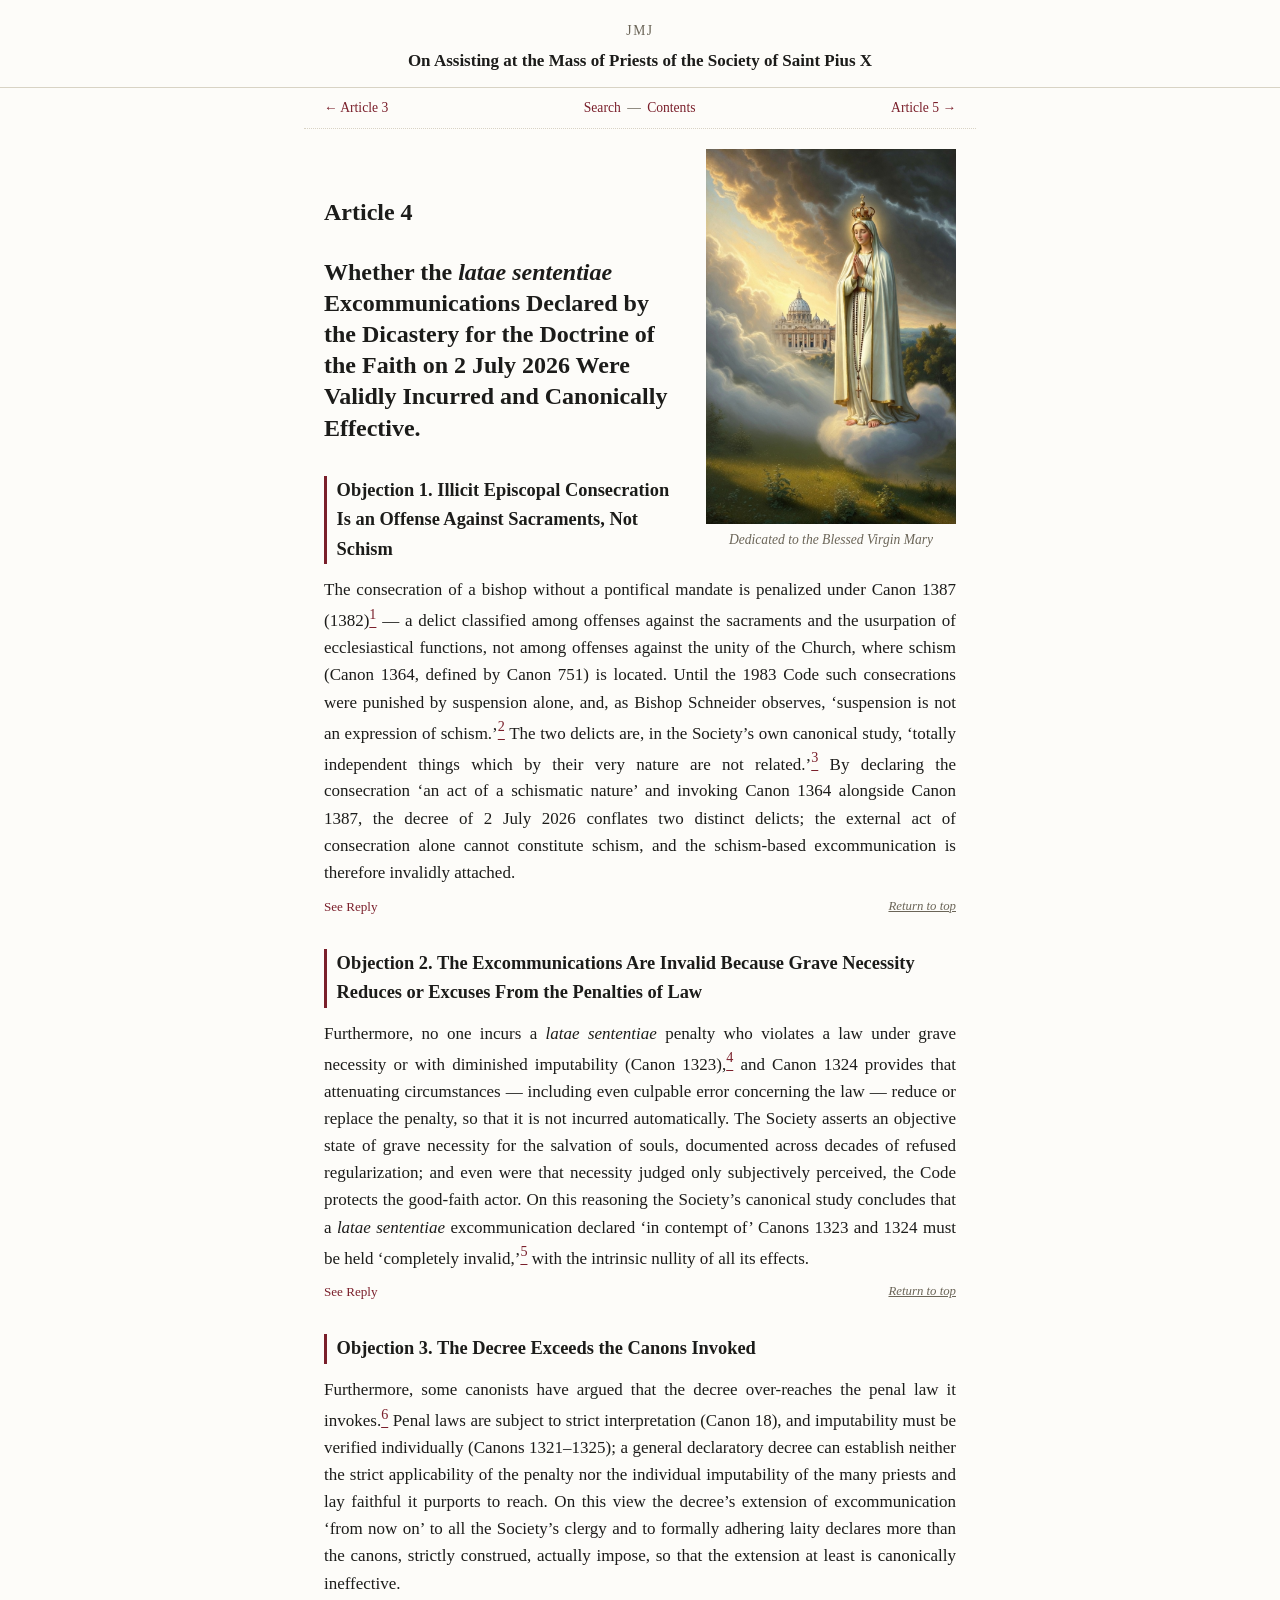
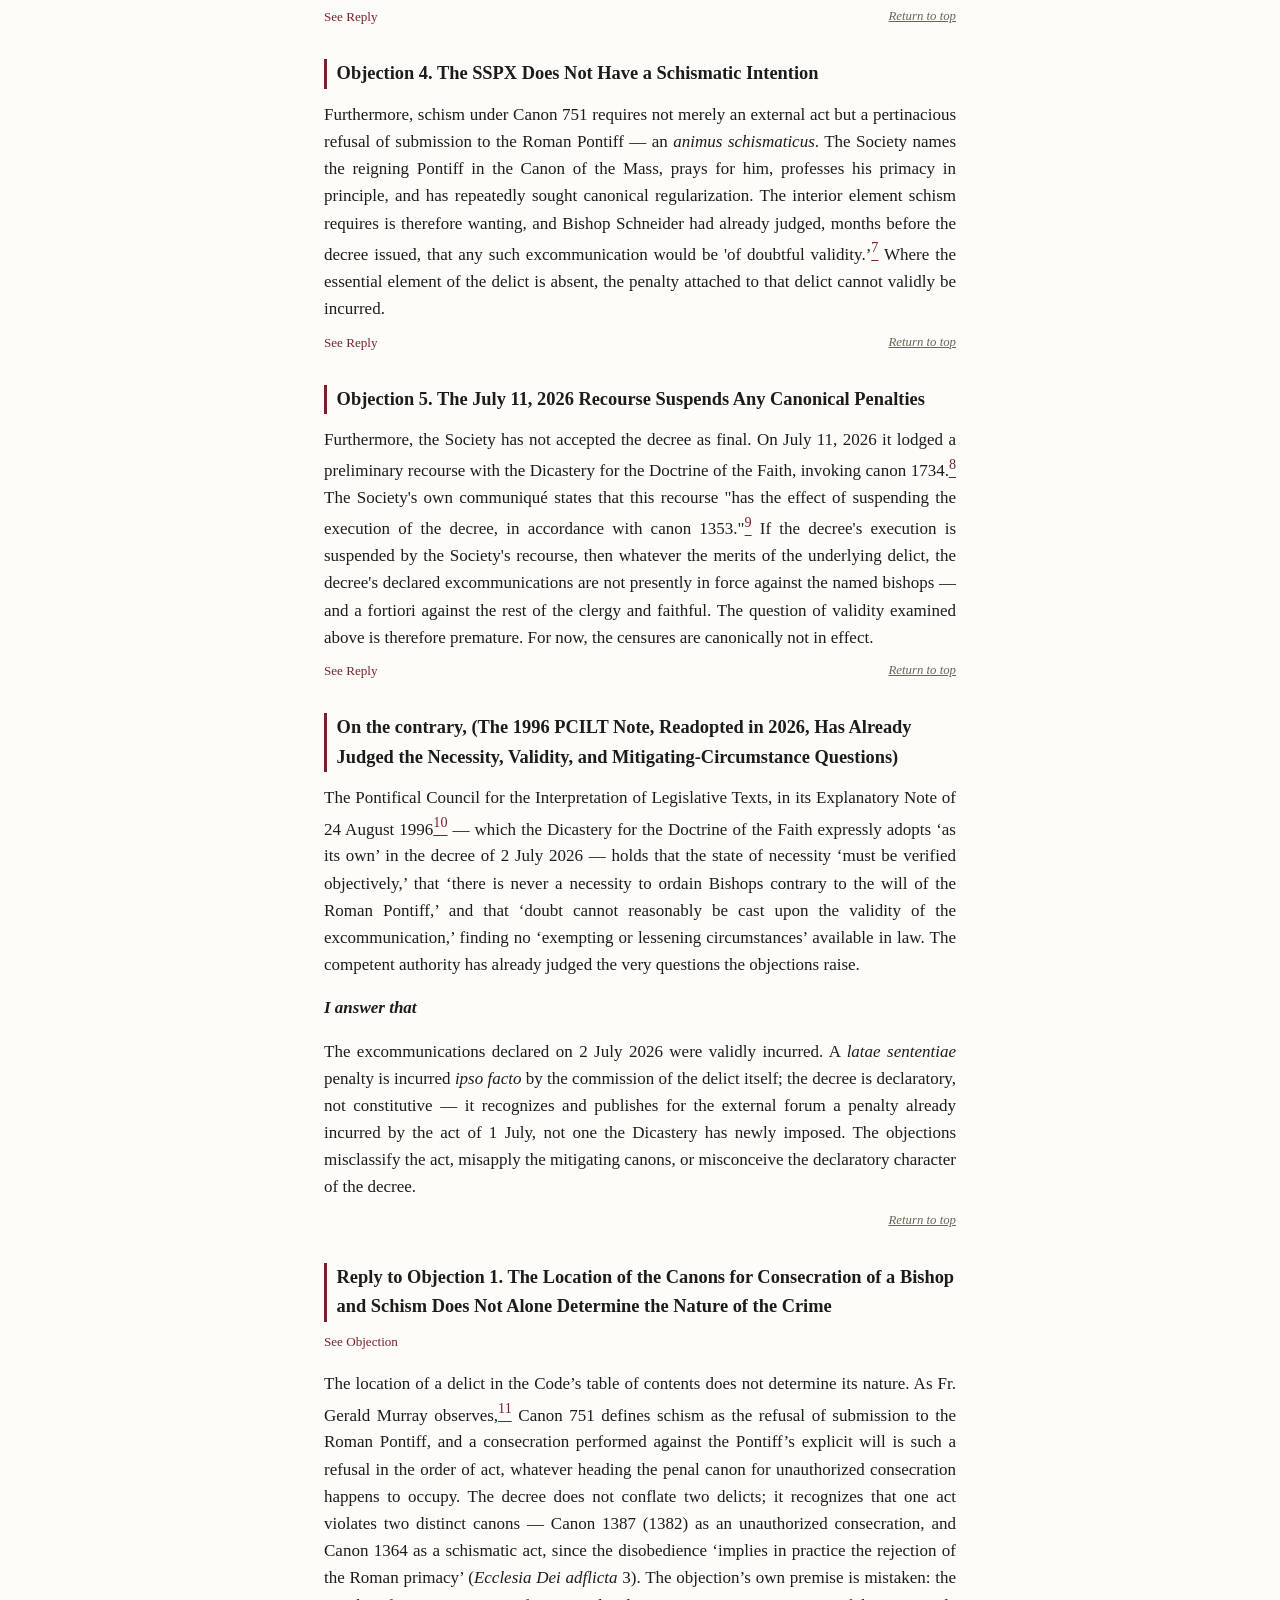
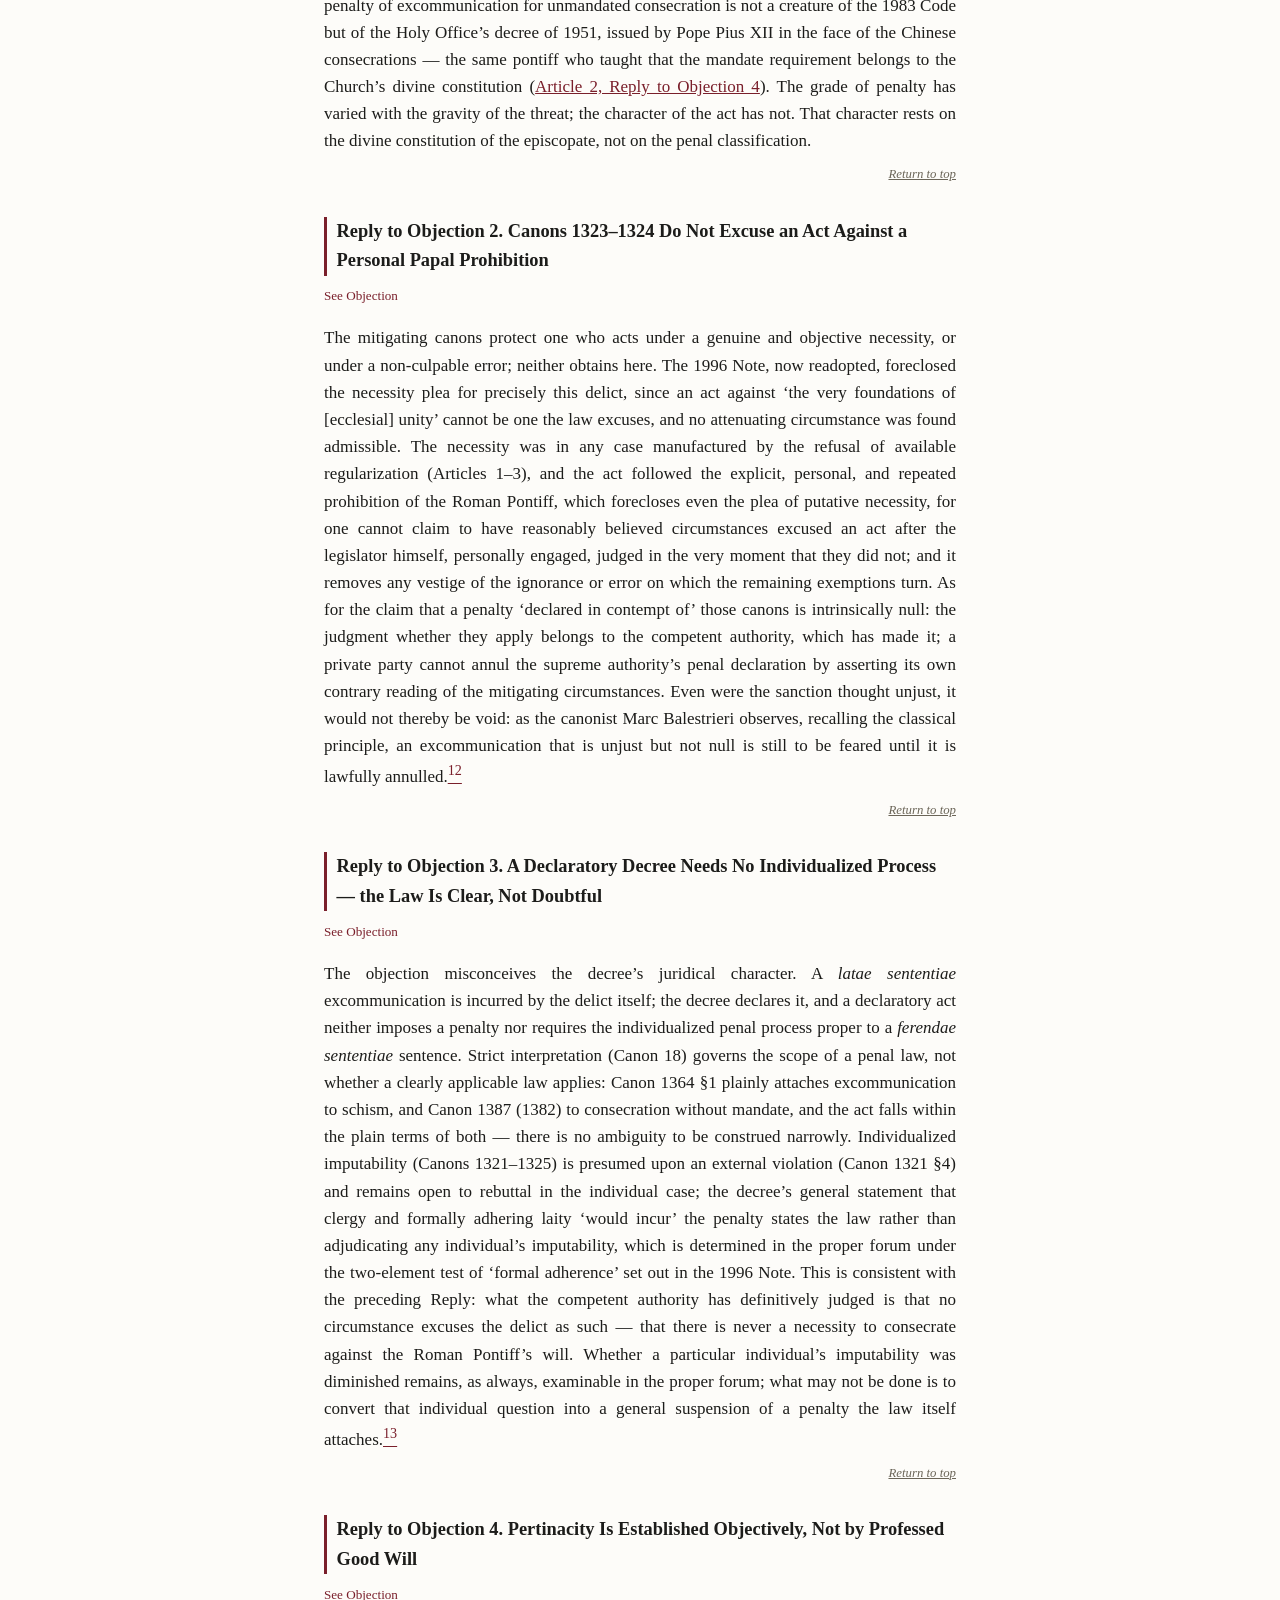
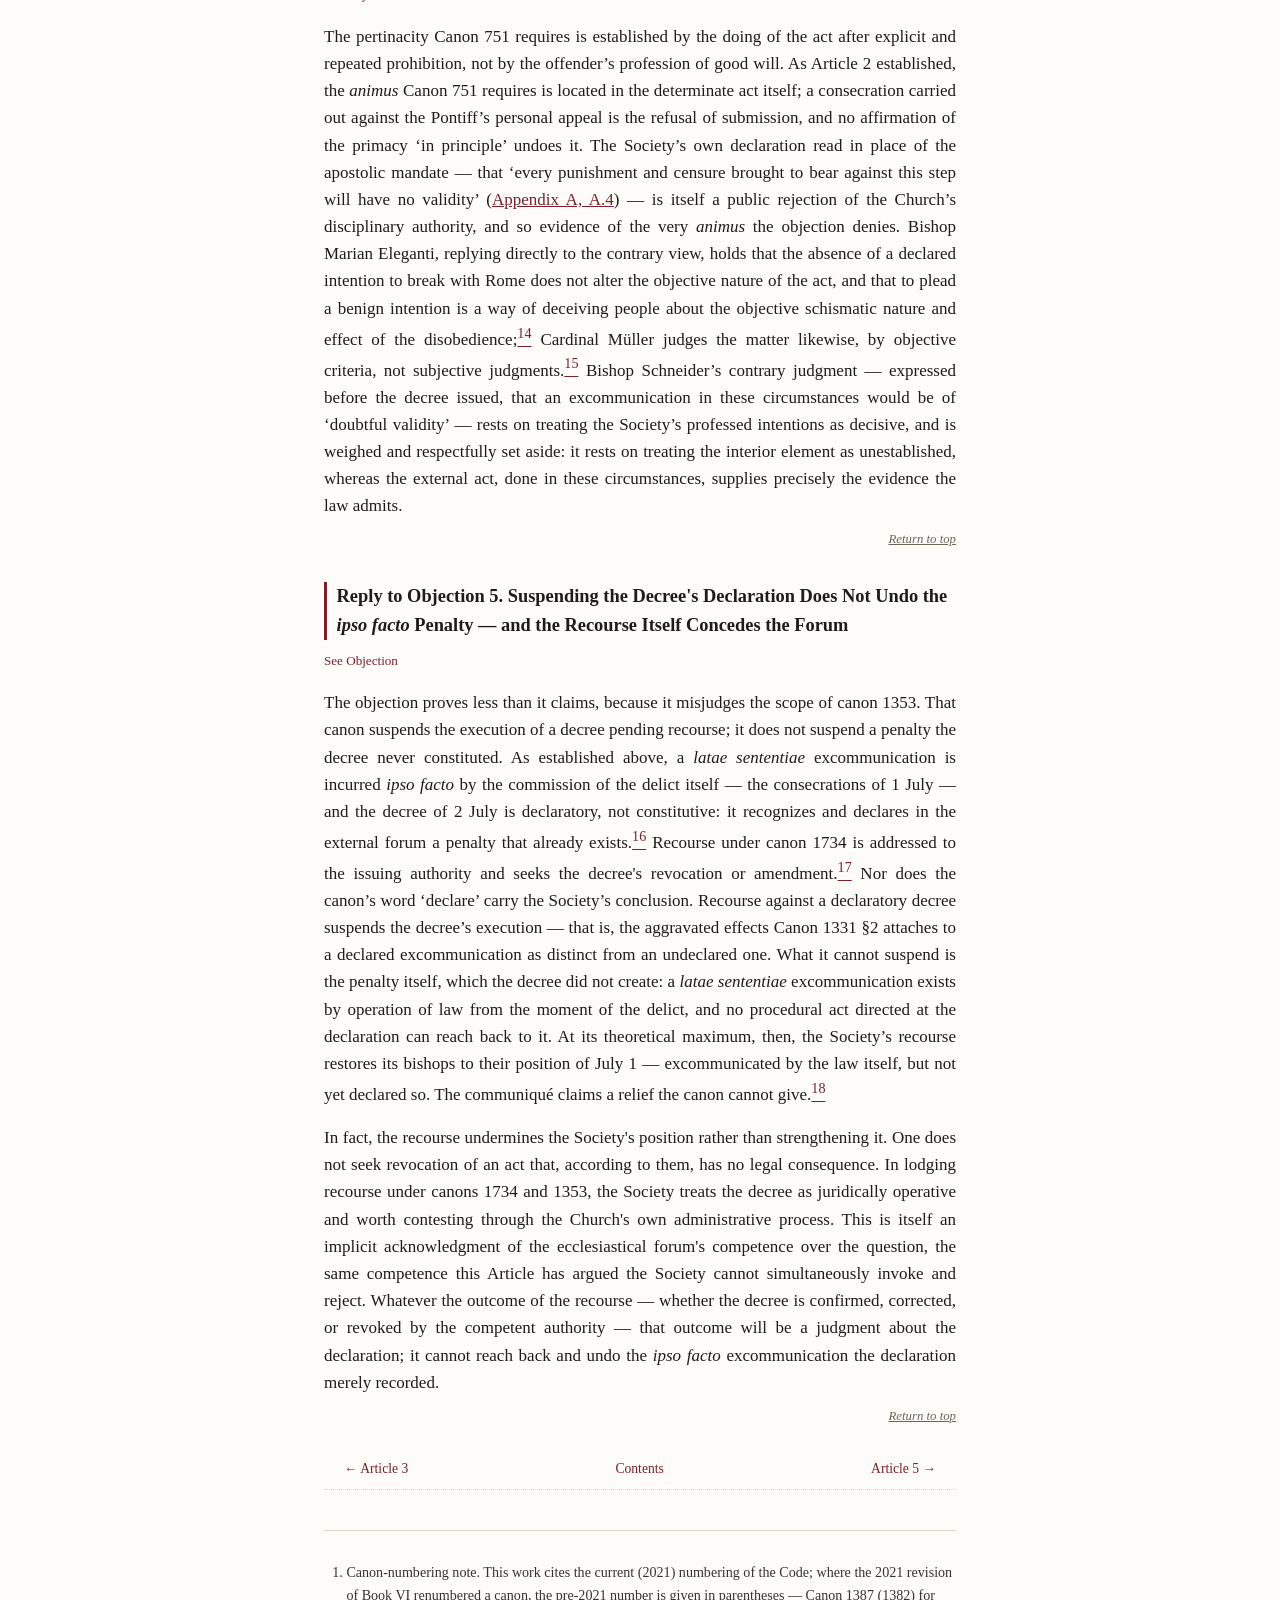
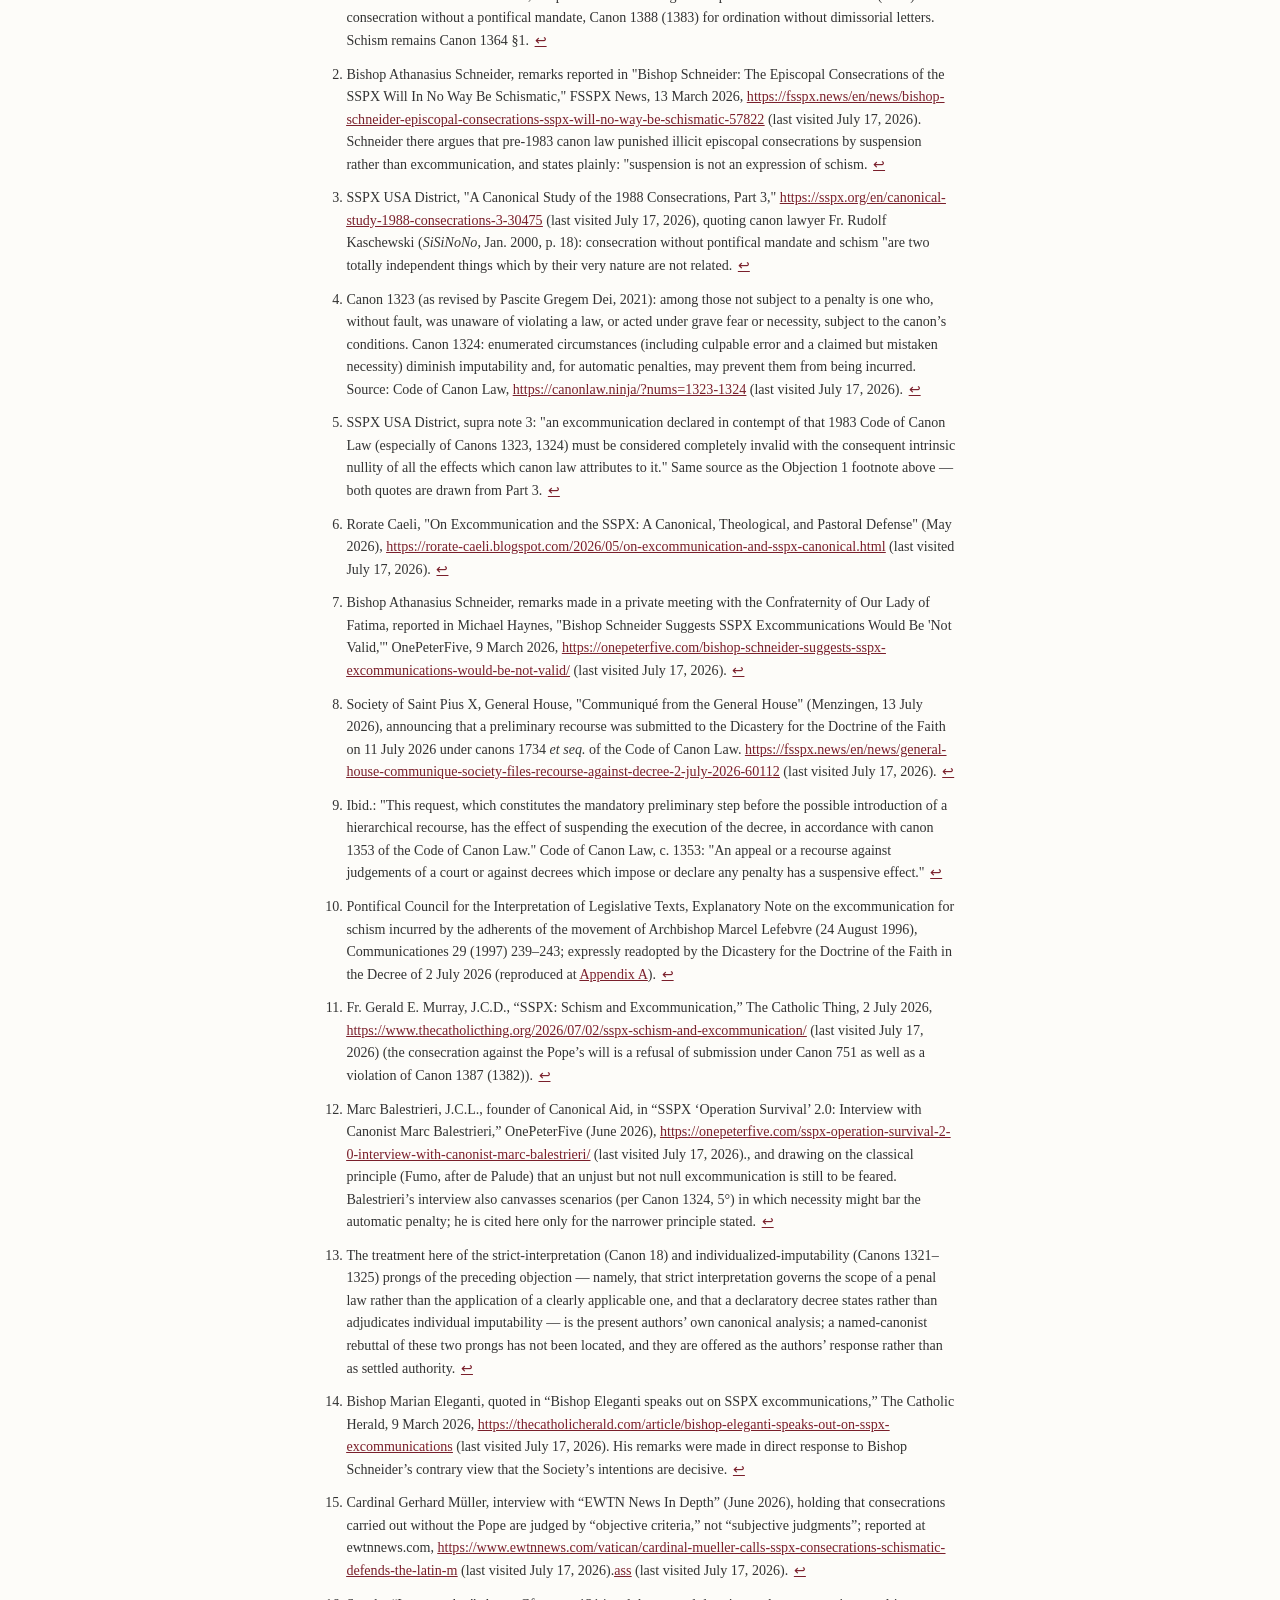
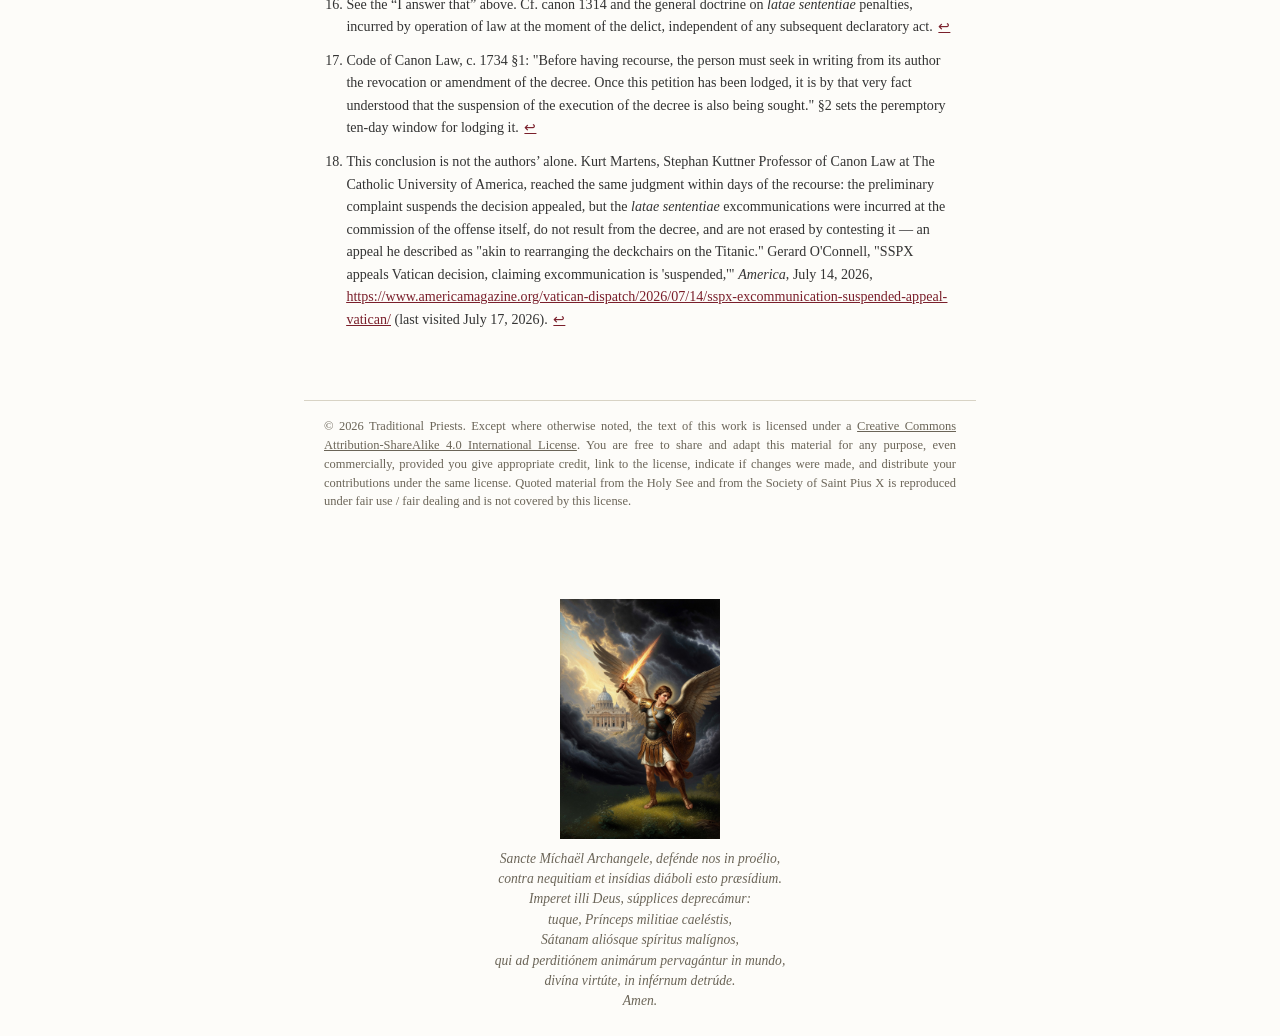
<file: article-4.html>
<!DOCTYPE html>
<html lang="en">
<head>
<meta charset="utf-8">
<meta name="viewport" content="width=device-width, initial-scale=1">
<title>Article 4 &mdash; Quaestio Disputata on the SSPX</title>
<link rel="stylesheet" href="style.css">
<link rel="icon" href="favicon.ico" sizes="any">
<link rel="icon" type="image/png" sizes="32x32" href="favicon-32.png">
<link rel="icon" type="image/png" sizes="16x16" href="favicon-16.png">
<link rel="apple-touch-icon" href="apple-touch-icon.png">
<meta property="og:type" content="website">
<meta property="og:site_name" content="On Assisting at the Mass of Priests of the Society of Saint Pius X">
<meta property="og:title" content="Article 4 &mdash; Quaestio Disputata on the SSPX">
<meta property="og:description" content="A canonical and theological quaestio disputata examining whether the faithful may licitly assist at Masses offered by priests of the Society of Saint Pius X.">
<meta property="og:url" content="https://caniattendsspx.com/article-4.html">
<meta property="og:image" content="https://caniattendsspx.com/Images/og-image.png">
<meta property="og:image:width" content="1200">
<meta property="og:image:height" content="630">
<meta name="twitter:card" content="summary_large_image">
<meta name="twitter:title" content="Article 4 &mdash; Quaestio Disputata on the SSPX">
<meta name="twitter:description" content="A canonical and theological quaestio disputata examining whether the faithful may licitly assist at Masses offered by priests of the Society of Saint Pius X.">
<meta name="twitter:image" content="https://caniattendsspx.com/Images/og-image.png">
</head>
<body>
<header class="site-header">
<p class="jmj">JMJ</p>
<a class="home-link" href="index.html">On Assisting at the Mass of Priests of the Society of Saint Pius X</a>
</header>
<nav class="crumbs"><a href="article-3.html">&larr; Article 3</a><span class="crumbs-center"><a href="search.html">Search</a> <span class="crumbs-sep">&mdash;</span> <a href="index.html">Contents</a></span><a href="article-5.html">Article 5 &rarr;</a></nav>
<div class="dedication-wrap">
<figure class="dedication-figure">
<img class="page-top-image" src="Images/Top%20of%20Page-BVM.jpg" alt="Image of the Blessed Virgin Mary">
<figcaption>Dedicated to the Blessed Virgin Mary</figcaption>
</figure>
</div>
<main class="page">
<h1 class="page-title" id="top">Article 4</h1>
<h1 id="article-4-whether-the-latae-sententiae-excommunications-declared-by-the-dicastery-for-the-doctrine-of-the-faith-on-2-july-2026-were-validly-incurred-and-canonically-effective.">Whether the <em>latae sententiae</em> Excommunications Declared by the Dicastery for the Doctrine of the Faith on 2 July 2026 Were Validly Incurred and Canonically Effective.</h1>
<h2 id="objection-1.-illicit-episcopal-consecration-is-an-offense-against-sacraments-not-schism">Objection 1. Illicit Episcopal Consecration Is an Offense Against Sacraments, Not Schism</h2>
<p>The consecration of a bishop without a pontifical mandate is penalized under Canon 1387 (1382)<a class="footnote-ref" href="#fn1" id="fnref1" role="doc-noteref"><sup>1</sup></a> — a delict classified among offenses against the sacraments and the usurpation of ecclesiastical functions, not among offenses against the unity of the Church, where schism (Canon 1364, defined by Canon 751) is located. Until the 1983 Code such consecrations were punished by suspension alone, and, as Bishop Schneider observes, ‘suspension is not an expression of schism.’<a class="footnote-ref" href="#fn2" id="fnref2" role="doc-noteref"><sup>2</sup></a> The two delicts are, in the Society’s own canonical study, ‘totally independent things which by their very nature are not related.’<a class="footnote-ref" href="#fn3" id="fnref3" role="doc-noteref"><sup>3</sup></a> By declaring the consecration ‘an act of a schismatic nature’ and invoking Canon 1364 alongside Canon 1387, the decree of 2 July 2026 conflates two distinct delicts; the external act of consecration alone cannot constitute schism, and the schism-based excommunication is therefore invalidly attached.</p>
<p class="return-top split"><a class="jump-link" href="#reply-to-objection-1.-the-location-of-the-canons-for-consecration-of-a-bishop-and-schism-does-not-alone-determine-the-nature-of-the-crime">See Reply</a><a href="#top">Return to top</a></p>
<h2 id="objection-2.-the-excommunications-are-invalid-because-grave-necessity-reduces-or-excuses-from-the-penalties-of-law">Objection 2. The Excommunications Are Invalid Because Grave Necessity Reduces or Excuses From the Penalties of Law </h2>
<p>Furthermore, no one incurs a <em>latae sententiae</em> penalty who violates a law under grave necessity or with diminished imputability (Canon 1323),<a class="footnote-ref" href="#fn4" id="fnref4" role="doc-noteref"><sup>4</sup></a> and Canon 1324 provides that attenuating circumstances — including even culpable error concerning the law — reduce or replace the penalty, so that it is not incurred automatically. The Society asserts an objective state of grave necessity for the salvation of souls, documented across decades of refused regularization; and even were that necessity judged only subjectively perceived, the Code protects the good-faith actor. On this reasoning the Society’s canonical study concludes that a <em>latae sententiae</em> excommunication declared ‘in contempt of’ Canons 1323 and 1324 must be held ‘completely invalid,’<a class="footnote-ref" href="#fn5" id="fnref5" role="doc-noteref"><sup>5</sup></a> with the intrinsic nullity of all its effects.</p>
<p class="return-top split"><a class="jump-link" href="#reply-to-objection-2.-canons-13231324-do-not-excuse-an-act-against-a-personal-papal-prohibition">See Reply</a><a href="#top">Return to top</a></p>
<h2 id="objection-3.-the-decree-exceeds-the-canons-invoked">Objection 3. The Decree Exceeds the Canons Invoked </h2>
<p>Furthermore, some canonists have argued that the decree over-reaches the penal law it invokes.<a class="footnote-ref" href="#fn6" id="fnref6" role="doc-noteref"><sup>6</sup></a> Penal laws are subject to strict interpretation (Canon 18), and imputability must be verified individually (Canons 1321–1325); a general declaratory decree can establish neither the strict applicability of the penalty nor the individual imputability of the many priests and lay faithful it purports to reach. On this view the decree’s extension of excommunication ‘from now on’ to all the Society’s clergy and to formally adhering laity declares more than the canons, strictly construed, actually impose, so that the extension at least is canonically ineffective.</p>
<p class="return-top split"><a class="jump-link" href="#reply-to-objection-3.-a-declaratory-decree-needs-no-individualized-process-the-law-is-clear-not-doubtful">See Reply</a><a href="#top">Return to top</a></p>
<h2 id="objection-4.-the-sspx-does-not-have-a-schismatic-intention">Objection 4. The SSPX Does Not Have a Schismatic Intention</h2>
<p>Furthermore, schism under Canon 751 requires not merely an external act but a pertinacious refusal of submission to the Roman Pontiff — an <em>animus schismaticus</em>. The Society names the reigning Pontiff in the Canon of the Mass, prays for him, professes his primacy in principle, and has repeatedly sought canonical regularization. The interior element schism requires is therefore wanting, and Bishop Schneider had already judged, months before the decree issued, that any such excommunication would be 'of doubtful validity.’<a class="footnote-ref" href="#fn7" id="fnref7" role="doc-noteref"><sup>7</sup></a> Where the essential element of the delict is absent, the penalty attached to that delict cannot validly be incurred.</p>
<p class="return-top split"><a class="jump-link" href="#reply-to-objection-4.-pertinacity-is-established-objectively-not-by-professed-good-will">See Reply</a><a href="#top">Return to top</a></p>
<h2 id="objection-5.-the-july-11-2026-recourse-suspends-any-canonical-penalties">Objection 5. The July 11, 2026 Recourse Suspends Any Canonical Penalties </h2>
<p>Furthermore, the Society has not accepted the decree as final. On July 11, 2026 it lodged a preliminary recourse with the Dicastery for the Doctrine of the Faith, invoking canon 1734.<a class="footnote-ref" href="#fn8" id="fnref8" role="doc-noteref"><sup>8</sup></a> The Society's own communiqué states that this recourse "has the effect of suspending the execution of the decree, in accordance with canon 1353."<a class="footnote-ref" href="#fn9" id="fnref9" role="doc-noteref"><sup>9</sup></a> If the decree's execution is suspended by the Society's recourse, then whatever the merits of the underlying delict, the decree's declared excommunications are not presently in force against the named bishops — and a fortiori against the rest of the clergy and faithful. The question of validity examined above is therefore premature. For now, the censures are canonically not in effect.</p>
<p class="return-top split"><a class="jump-link" href="#reply-to-objection-5.-suspending-the-decrees-declaration-does-not-undo-the-ipso-facto-penalty-and-the-recourse-itself-concedes-the-forum">See Reply</a><a href="#top">Return to top</a></p>
<h2 id="on-the-contrary-the-1996-pcilt-note-readopted-in-2026-has-already-judged-the-necessity-validity-and-mitigating-circumstance-questions">On the contrary, (The 1996 PCILT Note, Readopted in 2026, Has Already Judged the Necessity, Validity, and Mitigating-Circumstance Questions)</h2>
<p>The Pontifical Council for the Interpretation of Legislative Texts, in its Explanatory Note of 24 August 1996<a class="footnote-ref" href="#fn10" id="fnref10" role="doc-noteref"><sup>10</sup></a> — which the Dicastery for the Doctrine of the Faith expressly adopts ‘as its own’ in the decree of 2 July 2026 — holds that the state of necessity ‘must be verified objectively,’ that ‘there is never a necessity to ordain Bishops contrary to the will of the Roman Pontiff,’ and that ‘doubt cannot reasonably be cast upon the validity of the excommunication,’ finding no ‘exempting or lessening circumstances’ available in law. The competent authority has already judged the very questions the objections raise.</p>
<p><em><strong>I answer that</strong></em></p>
<p>The excommunications declared on 2 July 2026 were validly incurred. A <em>latae sententiae</em> penalty is incurred <em>ipso facto</em> by the commission of the delict itself; the decree is declaratory, not constitutive — it recognizes and publishes for the external forum a penalty already incurred by the act of 1 July, not one the Dicastery has newly imposed. The objections misclassify the act, misapply the mitigating canons, or misconceive the declaratory character of the decree.</p>
<p class="return-top"><a href="#top">Return to top</a></p>
<h2 id="reply-to-objection-1.-the-location-of-the-canons-for-consecration-of-a-bishop-and-schism-does-not-alone-determine-the-nature-of-the-crime">Reply to Objection 1. The Location of the Canons for Consecration of a Bishop and Schism Does Not Alone Determine the Nature of the Crime</h2>
<p class="xref"><a class="jump-link" href="#objection-1.-illicit-episcopal-consecration-is-an-offense-against-sacraments-not-schism">See Objection</a></p>
<p>The location of a delict in the Code’s table of contents does not determine its nature. As Fr. Gerald Murray observes,<a class="footnote-ref" href="#fn11" id="fnref11" role="doc-noteref"><sup>11</sup></a> Canon 751 defines schism as the refusal of submission to the Roman Pontiff, and a consecration performed against the Pontiff’s explicit will is such a refusal in the order of act, whatever heading the penal canon for unauthorized consecration happens to occupy. The decree does not conflate two delicts; it recognizes that one act violates two distinct canons — Canon 1387 (1382) as an unauthorized consecration, and Canon 1364 as a schismatic act, since the disobedience ‘implies in practice the rejection of the Roman primacy’ (<em>Ecclesia Dei adflicta</em> 3). The objection’s own premise is mistaken: the penalty of excommunication for unmandated consecration is not a creature of the 1983 Code but of the Holy Office’s decree of 1951, issued by Pope Pius XII in the face of the Chinese consecrations — the same pontiff who taught that the mandate requirement belongs to the Church’s divine constitution (<a href="article-2.html#reply-to-objection-4.-episcopal-consecration-is-divine-law-not-positive-law">Article 2, Reply to Objection 4</a>). The grade of penalty has varied with the gravity of the threat; the character of the act has not. That character rests on the divine constitution of the episcopate, not on the penal classification.</p>
<p class="return-top"><a href="#top">Return to top</a></p>
<h2 id="reply-to-objection-2.-canons-13231324-do-not-excuse-an-act-against-a-personal-papal-prohibition">Reply to Objection 2. Canons 1323–1324 Do Not Excuse an Act Against a Personal Papal Prohibition</h2>
<p class="xref"><a class="jump-link" href="#objection-2.-the-excommunications-are-invalid-because-grave-necessity-reduces-or-excuses-from-the-penalties-of-law">See Objection</a></p>
<p>The mitigating canons protect one who acts under a genuine and objective necessity, or under a non-culpable error; neither obtains here. The 1996 Note, now readopted, foreclosed the necessity plea for precisely this delict, since an act against ‘the very foundations of [ecclesial] unity’ cannot be one the law excuses, and no attenuating circumstance was found admissible. The necessity was in any case manufactured by the refusal of available regularization (Articles 1–3), and the act followed the explicit, personal, and repeated prohibition of the Roman Pontiff, which forecloses even the plea of putative necessity, for one cannot claim to have reasonably believed circumstances excused an act after the legislator himself, personally engaged, judged in the very moment that they did not; and it removes any vestige of the ignorance or error on which the remaining exemptions turn. As for the claim that a penalty ‘declared in contempt of’ those canons is intrinsically null: the judgment whether they apply belongs to the competent authority, which has made it; a private party cannot annul the supreme authority’s penal declaration by asserting its own contrary reading of the mitigating circumstances. Even were the sanction thought unjust, it would not thereby be void: as the canonist Marc Balestrieri observes, recalling the classical principle, an excommunication that is unjust but not null is still to be feared until it is lawfully annulled.<a class="footnote-ref" href="#fn12" id="fnref12" role="doc-noteref"><sup>12</sup></a></p>
<p class="return-top"><a href="#top">Return to top</a></p>
<h2 id="reply-to-objection-3.-a-declaratory-decree-needs-no-individualized-process-the-law-is-clear-not-doubtful">Reply to Objection 3. A Declaratory Decree Needs No Individualized Process — the Law Is Clear, Not Doubtful</h2>
<p class="xref"><a class="jump-link" href="#objection-3.-the-decree-exceeds-the-canons-invoked">See Objection</a></p>
<p>The objection misconceives the decree’s juridical character. A <em>latae sententiae</em> excommunication is incurred by the delict itself; the decree declares it, and a declaratory act neither imposes a penalty nor requires the individualized penal process proper to a <em>ferendae sententiae</em> sentence. Strict interpretation (Canon 18) governs the scope of a penal law, not whether a clearly applicable law applies: Canon 1364 §1 plainly attaches excommunication to schism, and Canon 1387 (1382) to consecration without mandate, and the act falls within the plain terms of both — there is no ambiguity to be construed narrowly. Individualized imputability (Canons 1321–1325) is presumed upon an external violation (Canon 1321 §4) and remains open to rebuttal in the individual case; the decree’s general statement that clergy and formally adhering laity ‘would incur’ the penalty states the law rather than adjudicating any individual’s imputability, which is determined in the proper forum under the two-element test of ‘formal adherence’ set out in the 1996 Note. This is consistent with the preceding Reply: what the competent authority has definitively judged is that no circumstance excuses the delict as such — that there is never a necessity to consecrate against the Roman Pontiff’s will. Whether a particular individual’s imputability was diminished remains, as always, examinable in the proper forum; what may not be done is to convert that individual question into a general suspension of a penalty the law itself attaches.<a class="footnote-ref" href="#fn13" id="fnref13" role="doc-noteref"><sup>13</sup></a></p>
<p class="return-top"><a href="#top">Return to top</a></p>
<h2 id="reply-to-objection-4.-pertinacity-is-established-objectively-not-by-professed-good-will">Reply to Objection 4. Pertinacity Is Established Objectively, Not by Professed Good Will</h2>
<p class="xref"><a class="jump-link" href="#objection-4.-the-sspx-does-not-have-a-schismatic-intention">See Objection</a></p>
<p>The pertinacity Canon 751 requires is established by the doing of the act after explicit and repeated prohibition, not by the offender’s profession of good will. As Article 2 established, the <em>animus</em> Canon 751 requires is located in the determinate act itself; a consecration carried out against the Pontiff’s personal appeal is the refusal of submission, and no affirmation of the primacy ‘in principle’ undoes it. The Society’s own declaration read in place of the apostolic mandate — that ‘every punishment and censure brought to bear against this step will have no validity’ (<a href="appendix-a.html#a4">Appendix A, A.4</a>) — is itself a public rejection of the Church’s disciplinary authority, and so evidence of the very <em>animus</em> the objection denies. Bishop Marian Eleganti, replying directly to the contrary view, holds that the absence of a declared intention to break with Rome does not alter the objective nature of the act, and that to plead a benign intention is a way of deceiving people about the objective schismatic nature and effect of the disobedience;<a class="footnote-ref" href="#fn14" id="fnref14" role="doc-noteref"><sup>14</sup></a> Cardinal Müller judges the matter likewise, by objective criteria, not subjective judgments.<a class="footnote-ref" href="#fn15" id="fnref15" role="doc-noteref"><sup>15</sup></a> Bishop Schneider’s contrary judgment — expressed before the decree issued, that an excommunication in these circumstances would be of ‘doubtful validity’ — rests on treating the Society’s professed intentions as decisive, and is weighed and respectfully set aside: it rests on treating the interior element as unestablished, whereas the external act, done in these circumstances, supplies precisely the evidence the law admits.</p>
<p class="return-top"><a href="#top">Return to top</a></p>
<h2 id="reply-to-objection-5.-suspending-the-decrees-declaration-does-not-undo-the-ipso-facto-penalty-and-the-recourse-itself-concedes-the-forum">Reply to Objection 5. Suspending the Decree's Declaration Does Not Undo the <em>ipso facto</em> Penalty — and the Recourse Itself Concedes the Forum</h2>
<p class="xref"><a class="jump-link" href="#objection-5.-the-july-11-2026-recourse-suspends-any-canonical-penalties">See Objection</a></p>
<p>The objection proves less than it claims, because it misjudges the scope of canon 1353. That canon suspends the execution of a decree pending recourse; it does not suspend a penalty the decree never constituted. As established above, a <em>latae sententiae</em> excommunication is incurred <em>ipso facto</em> by the commission of the delict itself — the consecrations of 1 July — and the decree of 2 July is declaratory, not constitutive: it recognizes and declares in the external forum a penalty that already exists.<a class="footnote-ref" href="#fn16" id="fnref16" role="doc-noteref"><sup>16</sup></a> Recourse under canon 1734 is addressed to the issuing authority and seeks the decree's revocation or amendment.<a class="footnote-ref" href="#fn17" id="fnref17" role="doc-noteref"><sup>17</sup></a> Nor does the canon’s word ‘declare’ carry the Society’s conclusion. Recourse against a declaratory decree suspends the decree’s execution — that is, the aggravated effects Canon 1331 §2 attaches to a declared excommunication as distinct from an undeclared one. What it cannot suspend is the penalty itself, which the decree did not create: a <em>latae sententiae</em> excommunication exists by operation of law from the moment of the delict, and no procedural act directed at the declaration can reach back to it. At its theoretical maximum, then, the Society’s recourse restores its bishops to their position of July 1 — excommunicated by the law itself, but not yet declared so. The communiqué claims a relief the canon cannot give.<a class="footnote-ref" href="#fn18" id="fnref18" role="doc-noteref"><sup>18</sup></a></p>
<p>In fact, the recourse undermines the Society's position rather than strengthening it. One does not seek revocation of an act that, according to them, has no legal consequence. In lodging recourse under canons 1734 and 1353, the Society treats the decree as juridically operative and worth contesting through the Church's own administrative process. This is itself an implicit acknowledgment of the ecclesiastical forum's competence over the question, the same competence this Article has argued the Society cannot simultaneously invoke and reject. Whatever the outcome of the recourse — whether the decree is confirmed, corrected, or revoked by the competent authority — that outcome will be a judgment about the declaration; it cannot reach back and undo the <em>ipso facto</em> excommunication the declaration merely recorded.</p>
<p class="return-top"><a href="#top">Return to top</a></p>
<nav class="crumbs"><a href="article-3.html">&larr; Article 3</a><a href="index.html">Contents</a><a href="article-5.html">Article 5 &rarr;</a></nav>
<section class="footnotes" aria-label="Footnotes"><ol><li id="fn1"><p>Canon-numbering note. This work cites the current (2021) numbering of the Code; where the 2021 revision of Book VI renumbered a canon, the pre-2021 number is given in parentheses — Canon 1387 (1382) for consecration without a pontifical mandate, Canon 1388 (1383) for ordination without dimissorial letters. Schism remains Canon 1364 §1.<a class="footnote-back" href="#fnref1" role="doc-backlink">↩︎</a></p></li>
<li id="fn2"><p>Bishop Athanasius Schneider, remarks reported in "Bishop Schneider: The Episcopal Consecrations of the SSPX Will In No Way Be Schismatic," FSSPX News, 13 March 2026, <a href="https://fsspx.news/en/news/bishop-schneider-episcopal-consecrations-sspx-will-no-way-be-schismatic-57822"><u>https://fsspx.news/en/news/bishop-schneider-episcopal-consecrations-sspx-will-no-way-be-schismatic-57822</u></a> (last visited July 17, 2026). Schneider there argues that pre-1983 canon law punished illicit episcopal consecrations by suspension rather than excommunication, and states plainly: "suspension is not an expression of schism.<a class="footnote-back" href="#fnref2" role="doc-backlink">↩︎</a></p></li>
<li id="fn3"><p>SSPX USA District, "A Canonical Study of the 1988 Consecrations, Part 3," <a href="https://sspx.org/en/canonical-study-1988-consecrations-3-30475"><u>https://sspx.org/en/canonical-study-1988-consecrations-3-30475</u></a> (last visited July 17, 2026), quoting canon lawyer Fr. Rudolf Kaschewski (<em>SiSiNoNo</em>, Jan. 2000, p. 18): consecration without pontifical mandate and schism "are two totally independent things which by their very nature are not related.<a class="footnote-back" href="#fnref3" role="doc-backlink">↩︎</a></p></li>
<li id="fn4"><p>Canon 1323 (as revised by Pascite Gregem Dei, 2021): among those not subject to a penalty is one who, without fault, was unaware of violating a law, or acted under grave fear or necessity, subject to the canon’s conditions. Canon 1324: enumerated circumstances (including culpable error and a claimed but mistaken necessity) diminish imputability and, for automatic penalties, may prevent them from being incurred. Source: Code of Canon Law, <a href="https://canonlaw.ninja/?nums=1323-1324"><u>https://canonlaw.ninja/?nums=1323-1324</u></a> (last visited July 17, 2026).<a class="footnote-back" href="#fnref4" role="doc-backlink">↩︎</a></p></li>
<li id="fn5"><p>SSPX USA District, supra note 3: "an excommunication declared in contempt of that 1983 Code of Canon Law (especially of Canons 1323, 1324) must be considered completely invalid with the consequent intrinsic nullity of all the effects which canon law attributes to it." Same source as the Objection 1 footnote above — both quotes are drawn from Part 3.<a class="footnote-back" href="#fnref5" role="doc-backlink">↩︎</a></p></li>
<li id="fn6"><p>Rorate Caeli, "On Excommunication and the SSPX: A Canonical, Theological, and Pastoral Defense" (May 2026), <a href="https://rorate-caeli.blogspot.com/2026/05/on-excommunication-and-sspx-canonical.html"><u>https://rorate-caeli.blogspot.com/2026/05/on-excommunication-and-sspx-canonical.html</u></a> (last visited July 17, 2026).<a class="footnote-back" href="#fnref6" role="doc-backlink">↩︎</a></p></li>
<li id="fn7"><p>Bishop Athanasius Schneider, remarks made in a private meeting with the Confraternity of Our Lady of Fatima, reported in Michael Haynes, "Bishop Schneider Suggests SSPX Excommunications Would Be 'Not Valid,'" OnePeterFive, 9 March 2026, <a href="https://onepeterfive.com/bishop-schneider-suggests-sspx-excommunications-would-be-not-valid/"><u>https://onepeterfive.com/bishop-schneider-suggests-sspx-excommunications-would-be-not-valid/</u></a> (last visited July 17, 2026).<a class="footnote-back" href="#fnref7" role="doc-backlink">↩︎</a></p></li>
<li id="fn8"><p>Society of Saint Pius X, General House, "Communiqué from the General House" (Menzingen, 13 July 2026), announcing that a preliminary recourse was submitted to the Dicastery for the Doctrine of the Faith on 11 July 2026 under canons 1734 <em>et seq.</em> of the Code of Canon Law. <a href="https://fsspx.news/en/news/general-house-communique-society-files-recourse-against-decree-2-july-2026-60112"><u>https://fsspx.news/en/news/general-house-communique-society-files-recourse-against-decree-2-july-2026-60112</u></a> (last visited July 17, 2026).<a class="footnote-back" href="#fnref8" role="doc-backlink">↩︎</a></p></li>
<li id="fn9"><p>Ibid.: "This request, which constitutes the mandatory preliminary step before the possible introduction of a hierarchical recourse, has the effect of suspending the execution of the decree, in accordance with canon 1353 of the Code of Canon Law." Code of Canon Law, c. 1353: "An appeal or a recourse against judgements of a court or against decrees which impose or declare any penalty has a suspensive effect."<a class="footnote-back" href="#fnref9" role="doc-backlink">↩︎</a></p></li>
<li id="fn10"><p>Pontifical Council for the Interpretation of Legislative Texts, Explanatory Note on the excommunication for schism incurred by the adherents of the movement of Archbishop Marcel Lefebvre (24 August 1996), Communicationes 29 (1997) 239–243; expressly readopted by the Dicastery for the Doctrine of the Faith in the Decree of 2 July 2026 (reproduced at <a href="appendix-a.html">Appendix A</a>).<a class="footnote-back" href="#fnref10" role="doc-backlink">↩︎</a></p></li>
<li id="fn11"><p>Fr. Gerald E. Murray, J.C.D., “SSPX: Schism and Excommunication,” The Catholic Thing, 2 July 2026, <a href="https://www.thecatholicthing.org/2026/07/02/sspx-schism-and-excommunication/"><u>https://www.thecatholicthing.org/2026/07/02/sspx-schism-and-excommunication/</u></a> (last visited July 17, 2026) (the consecration against the Pope’s will is a refusal of submission under Canon 751 as well as a violation of Canon 1387 (1382)).<a class="footnote-back" href="#fnref11" role="doc-backlink">↩︎</a></p></li>
<li id="fn12"><p>Marc Balestrieri, J.C.L., founder of Canonical Aid, in “SSPX ‘Operation Survival’ 2.0: Interview with Canonist Marc Balestrieri,” OnePeterFive (June 2026), <a href="https://onepeterfive.com/sspx-operation-survival-2-0-interview-with-canonist-marc-balestrieri/"><u>https://onepeterfive.com/sspx-operation-survival-2-0-interview-with-canonist-marc-balestrieri/</u></a> (last visited July 17, 2026)., and drawing on the classical principle (Fumo, after de Palude) that an unjust but not null excommunication is still to be feared. Balestrieri’s interview also canvasses scenarios (per Canon 1324, 5°) in which necessity might bar the automatic penalty; he is cited here only for the narrower principle stated.<a class="footnote-back" href="#fnref12" role="doc-backlink">↩︎</a></p></li>
<li id="fn13"><p>The treatment here of the strict-interpretation (Canon 18) and individualized-imputability (Canons 1321–1325) prongs of the preceding objection — namely, that strict interpretation governs the scope of a penal law rather than the application of a clearly applicable one, and that a declaratory decree states rather than adjudicates individual imputability — is the present authors’ own canonical analysis; a named-canonist rebuttal of these two prongs has not been located, and they are offered as the authors’ response rather than as settled authority.<a class="footnote-back" href="#fnref13" role="doc-backlink">↩︎</a></p></li>
<li id="fn14"><p>Bishop Marian Eleganti, quoted in “Bishop Eleganti speaks out on SSPX excommunications,” The Catholic Herald, 9 March 2026, <a href="https://thecatholicherald.com/article/bishop-eleganti-speaks-out-on-sspx-excommunications"><u>https://thecatholicherald.com/article/bishop-eleganti-speaks-out-on-sspx-excommunications</u></a> (last visited July 17, 2026). His remarks were made in direct response to Bishop Schneider’s contrary view that the Society’s intentions are decisive.<a class="footnote-back" href="#fnref14" role="doc-backlink">↩︎</a></p></li>
<li id="fn15"><p>Cardinal Gerhard Müller, interview with “EWTN News In Depth” (June 2026), holding that consecrations carried out without the Pope are judged by “objective criteria,” not “subjective judgments”; reported at ewtnnews.com, <a href="https://www.ewtnnews.com/vatican/cardinal-mueller-calls-sspx-consecrations-schismatic-defends-the-latin-mass"><a href="https://www.ewtnnews.com/vatican/cardinal-mueller-calls-sspx-consecrations-schismatic-defends-the-latin-m"><u>https://www.ewtnnews.com/vatican/cardinal-mueller-calls-sspx-consecrations-schismatic-defends-the-latin-m</u></a></a> (last visited July 17, 2026).<a href="https://www.ewtnnews.com/vatican/cardinal-mueller-calls-sspx-consecrations-schismatic-defends-the-latin-mass"><u>ass</u></a> (last visited July 17, 2026).<a class="footnote-back" href="#fnref15" role="doc-backlink">↩︎</a></p></li>
<li id="fn16"><p>See the “I answer that” above. Cf. canon 1314 and the general doctrine on <em>latae sententiae</em> penalties, incurred by operation of law at the moment of the delict, independent of any subsequent declaratory act.<a class="footnote-back" href="#fnref16" role="doc-backlink">↩︎</a></p></li>
<li id="fn17"><p>Code of Canon Law, c. 1734 §1: "Before having recourse, the person must seek in writing from its author the revocation or amendment of the decree. Once this petition has been lodged, it is by that very fact understood that the suspension of the execution of the decree is also being sought." §2 sets the peremptory ten-day window for lodging it.<a class="footnote-back" href="#fnref17" role="doc-backlink">↩︎</a></p></li>
<li id="fn18"><p>This conclusion is not the authors’ alone. Kurt Martens, Stephan Kuttner Professor of Canon Law at The Catholic University of America, reached the same judgment within days of the recourse: the preliminary complaint suspends the decision appealed, but the <em>latae sententiae</em> excommunications were incurred at the commission of the offense itself, do not result from the decree, and are not erased by contesting it — an appeal he described as "akin to rearranging the deckchairs on the Titanic." Gerard O'Connell, "SSPX appeals Vatican decision, claiming excommunication is 'suspended,'" <em>America</em>, July 14, 2026, <a href="https://www.americamagazine.org/vatican-dispatch/2026/07/14/sspx-excommunication-suspended-appeal-vatican/"><u>https://www.americamagazine.org/vatican-dispatch/2026/07/14/sspx-excommunication-suspended-appeal-vatican/</u></a> (last visited July 17, 2026).<a class="footnote-back" href="#fnref18" role="doc-backlink">↩︎</a></p></li></ol></section>
</main>
<footer class="site-footer">
<p>&copy; 2026 Traditional Priests. Except where otherwise noted, the text of this work
is licensed under a <a rel="license" href="https://creativecommons.org/licenses/by-sa/4.0/">
Creative Commons Attribution-ShareAlike 4.0 International License</a>. You are free to
share and adapt this material for any purpose, even commercially, provided you give
appropriate credit, link to the license, indicate if changes were made, and distribute
your contributions under the same license. Quoted material from the Holy See and from
the Society of Saint Pius X is reproduced under fair use / fair dealing and is not
covered by this license.</p>
</footer>
<img class="page-bottom-image" src="Images/Bottom%20of%20Page-StMtA.jpg" alt="Saint Michael the Archangel">
<p class="st-michael-prayer">
Sancte Míchaël Archangele, defénde nos in proélio,<br>
contra nequitiam et insídias diáboli esto præsídium.<br>
Imperet illi Deus, súpplices deprecámur:<br>
tuque, Prínceps militiae caeléstis,<br>
Sátanam aliósque spíritus malígnos,<br>
qui ad perditiónem animárum pervagántur in mundo,<br>
divína virtúte, in inférnum detrúde.<br>
Amen.
</p>
</body>
</html>
</file>
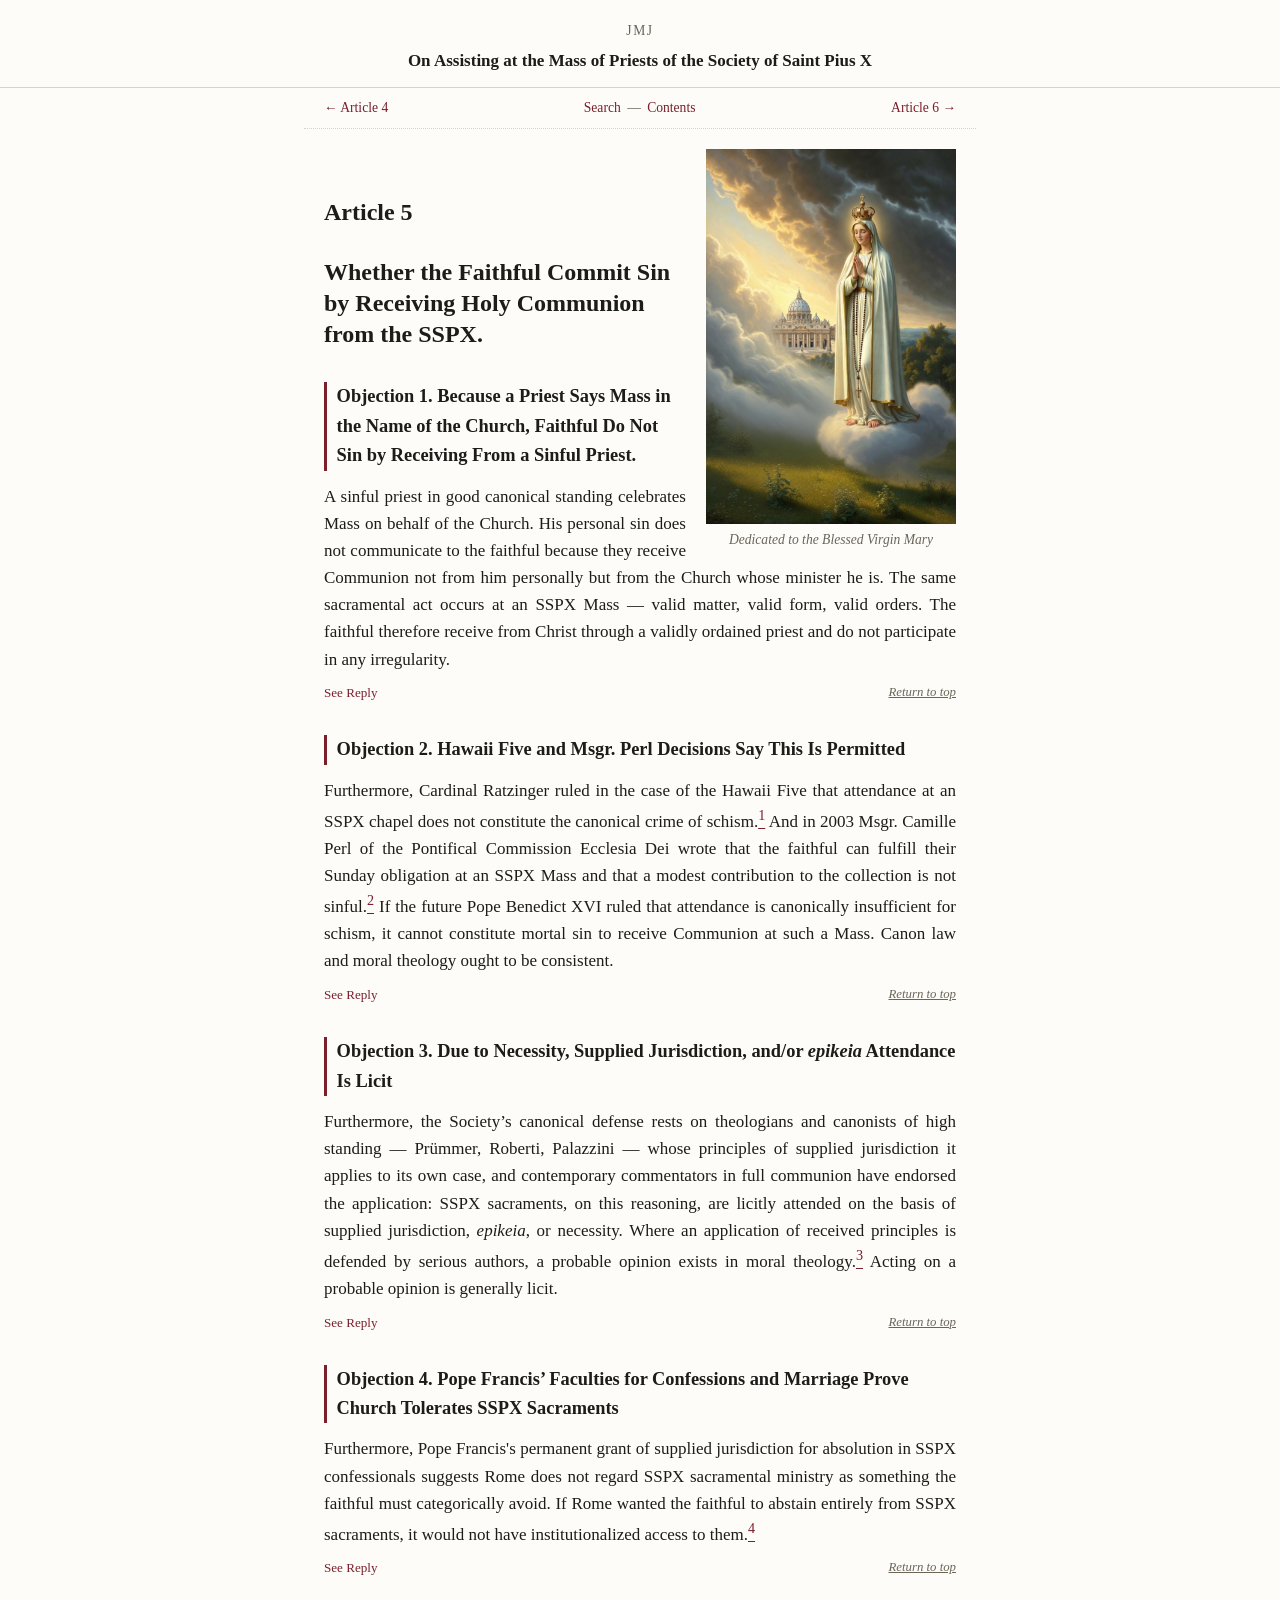
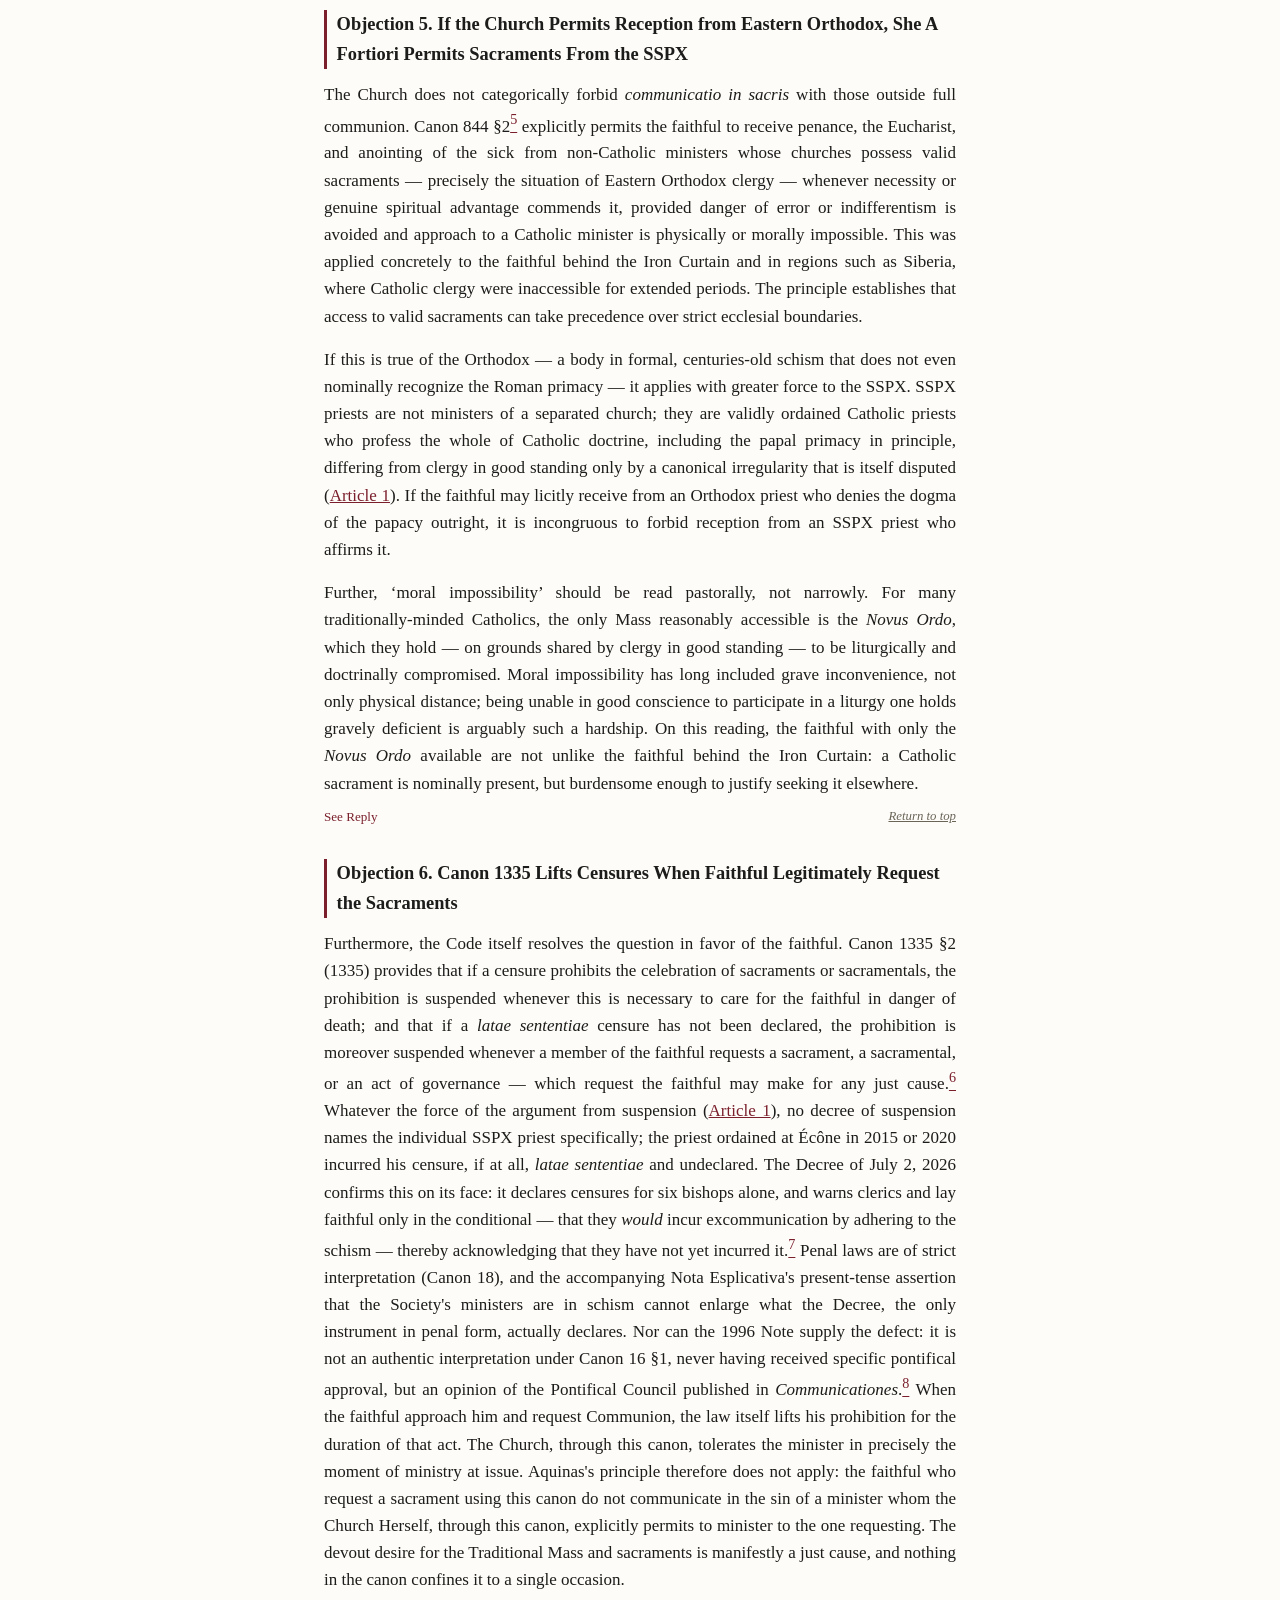
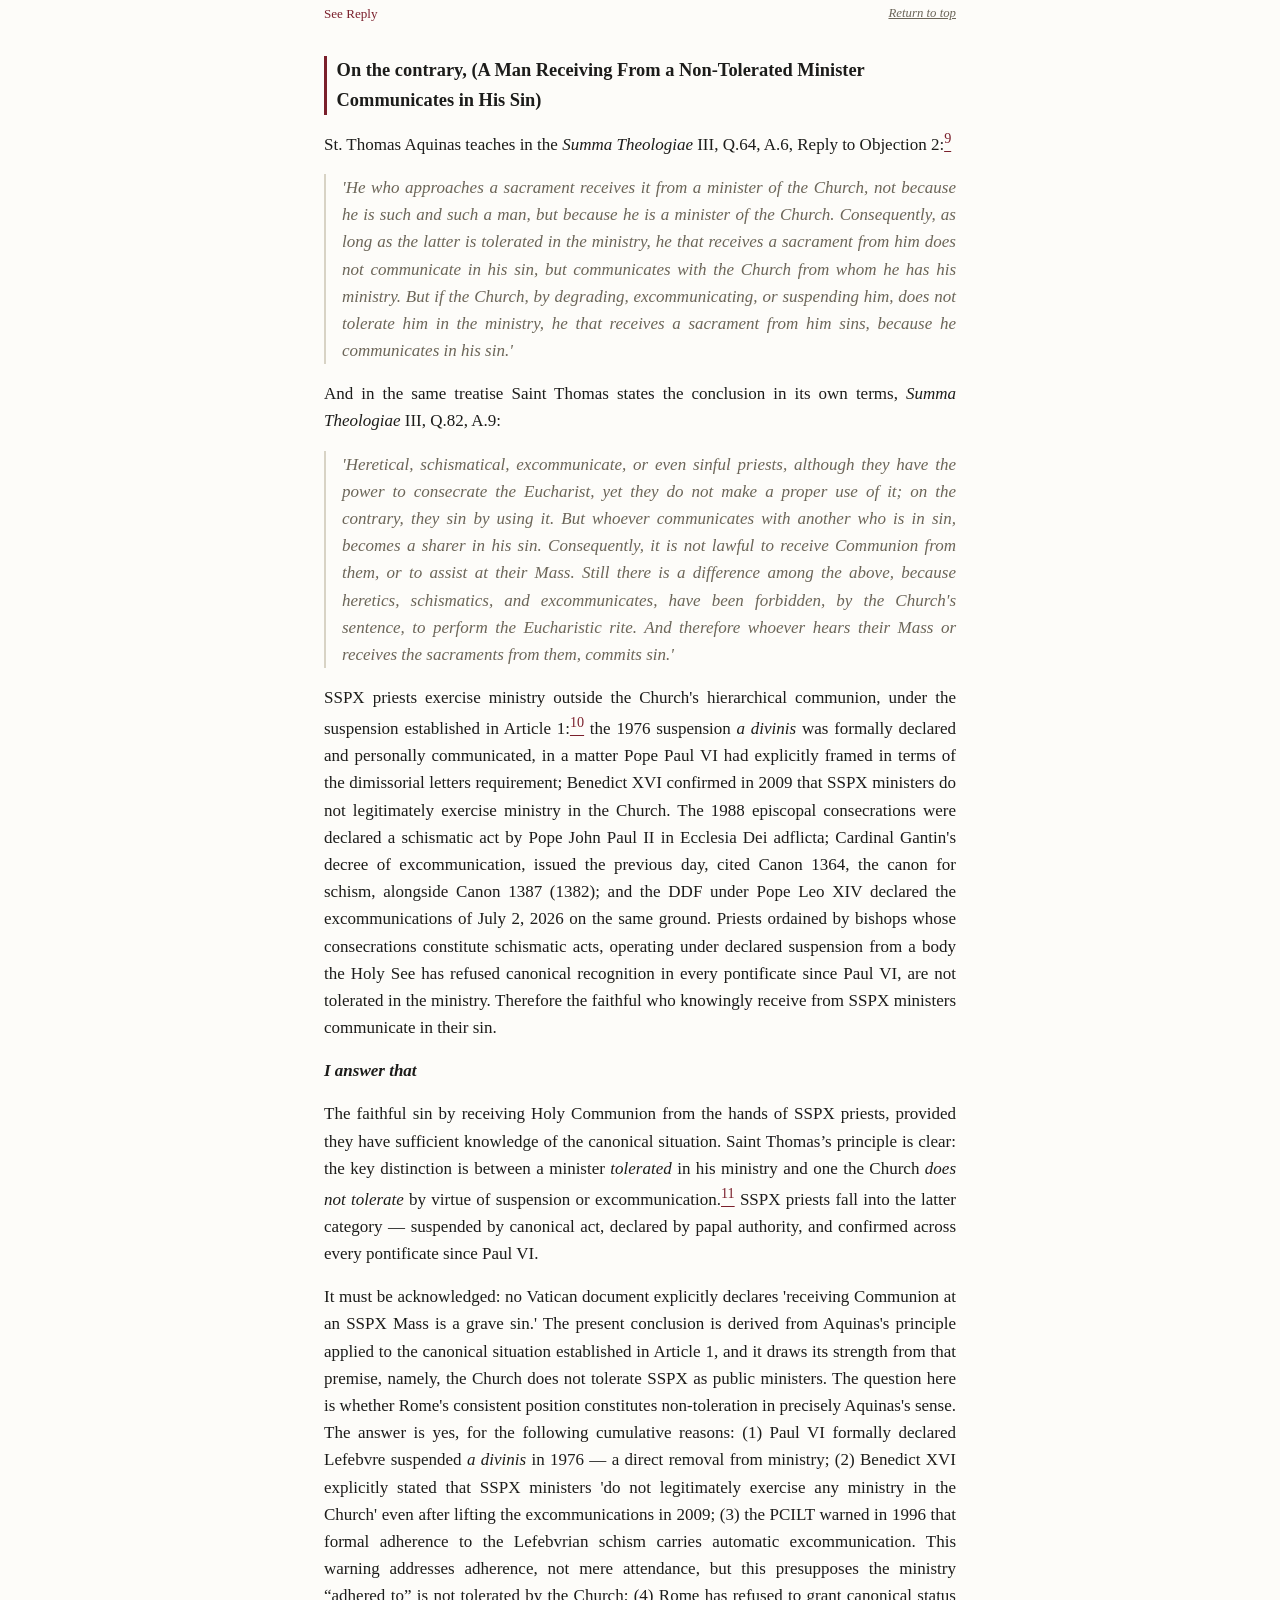
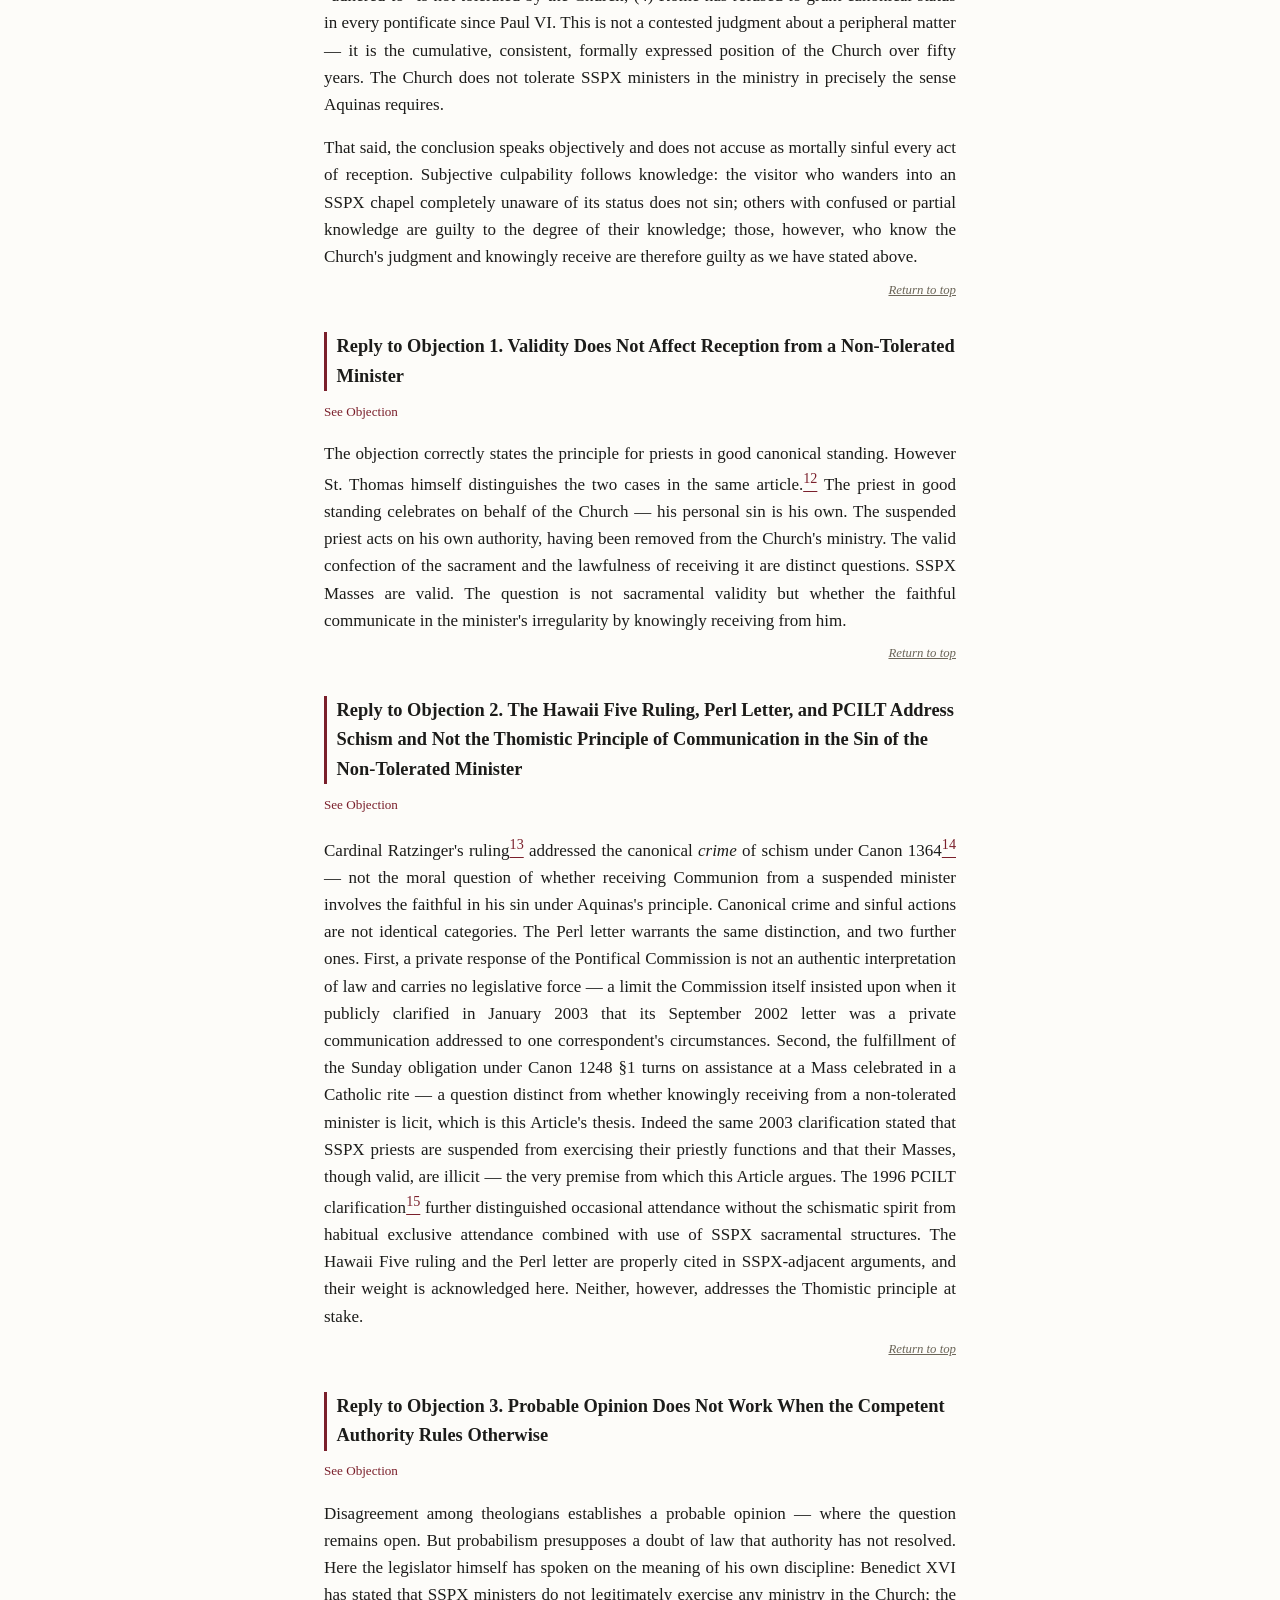
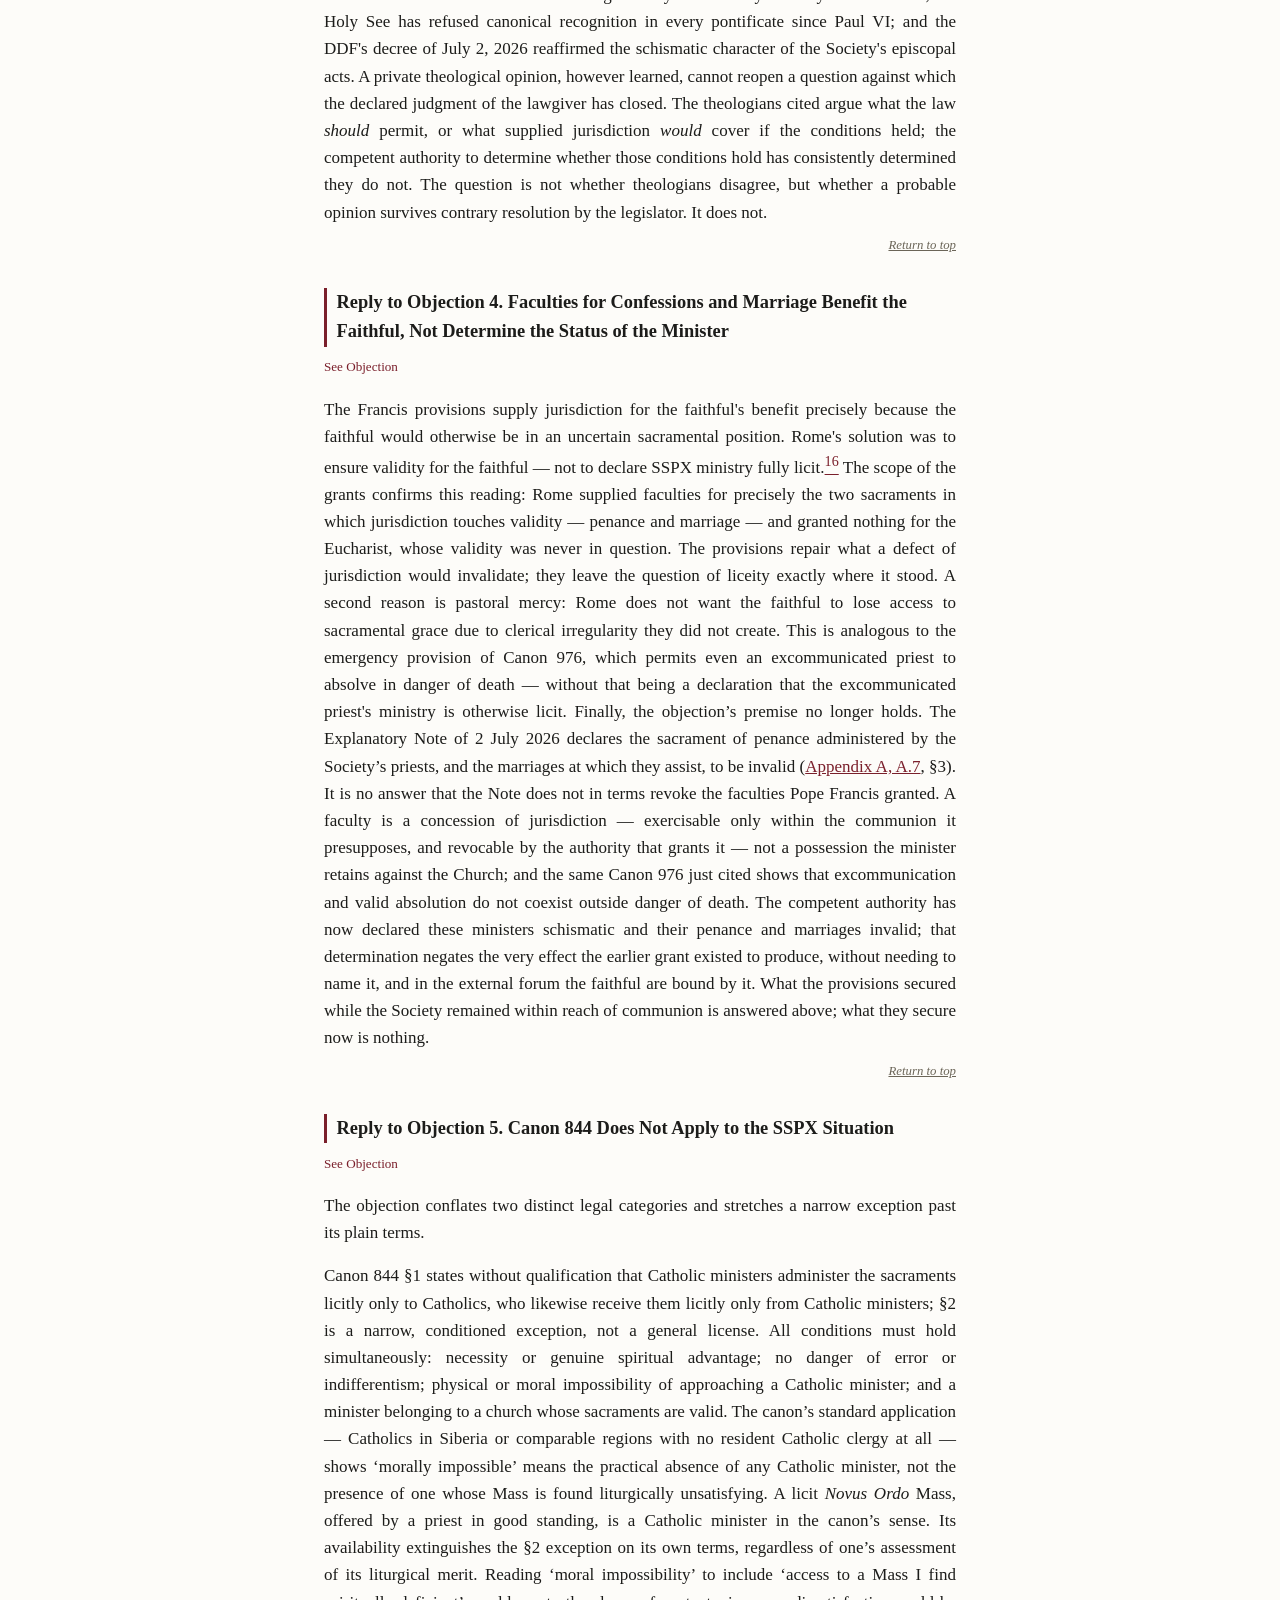
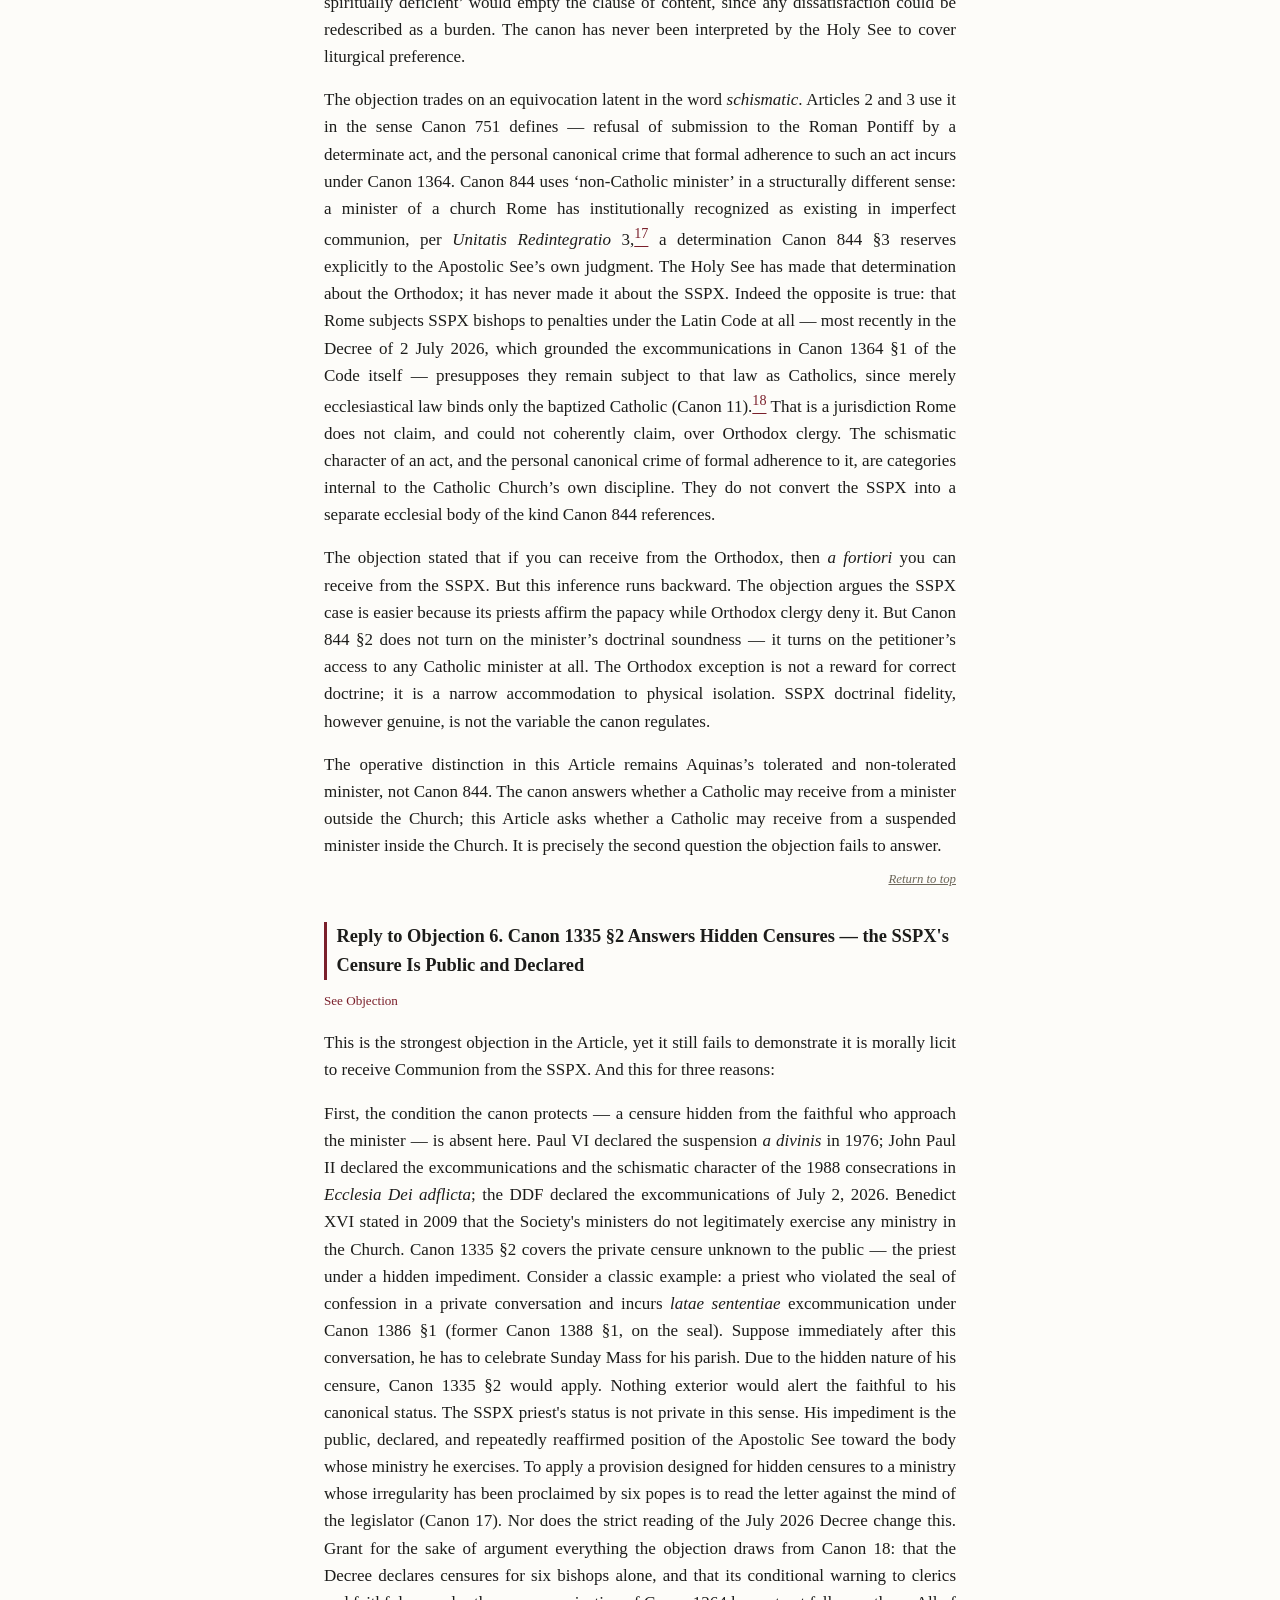
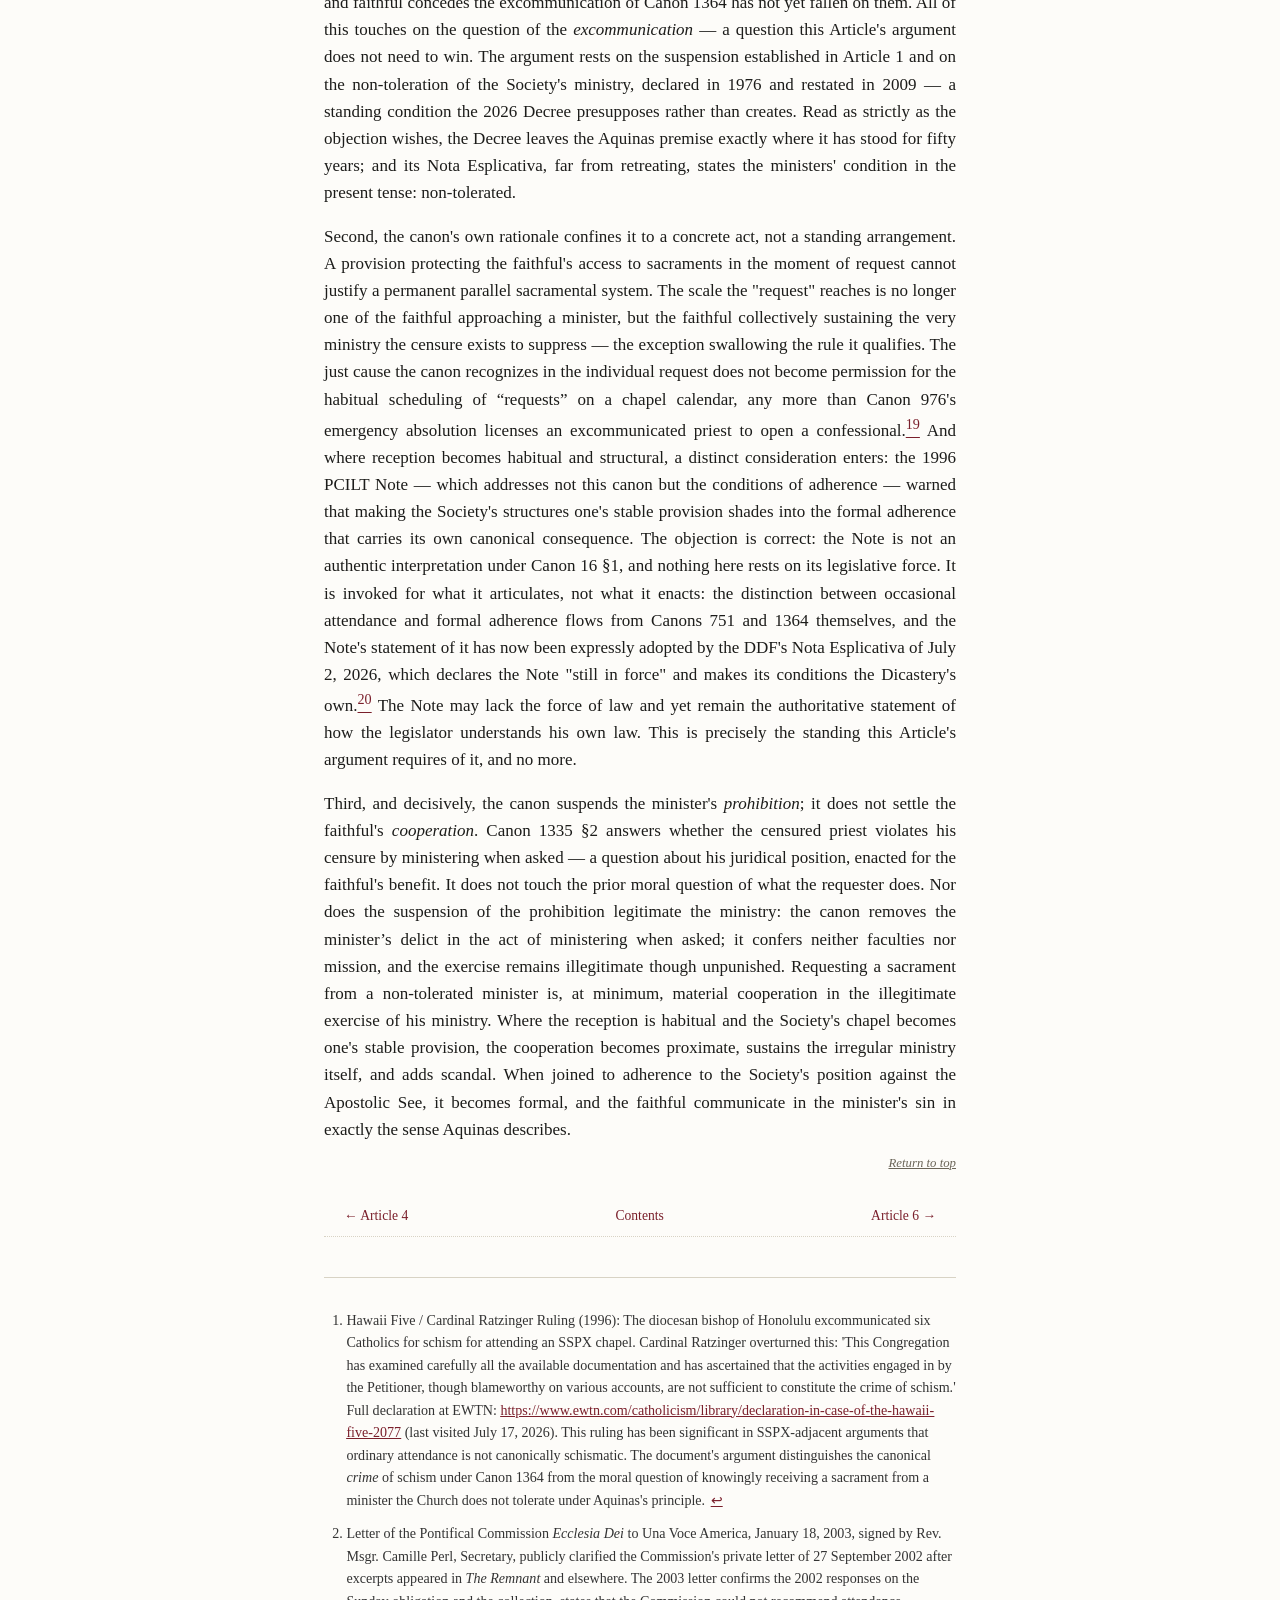
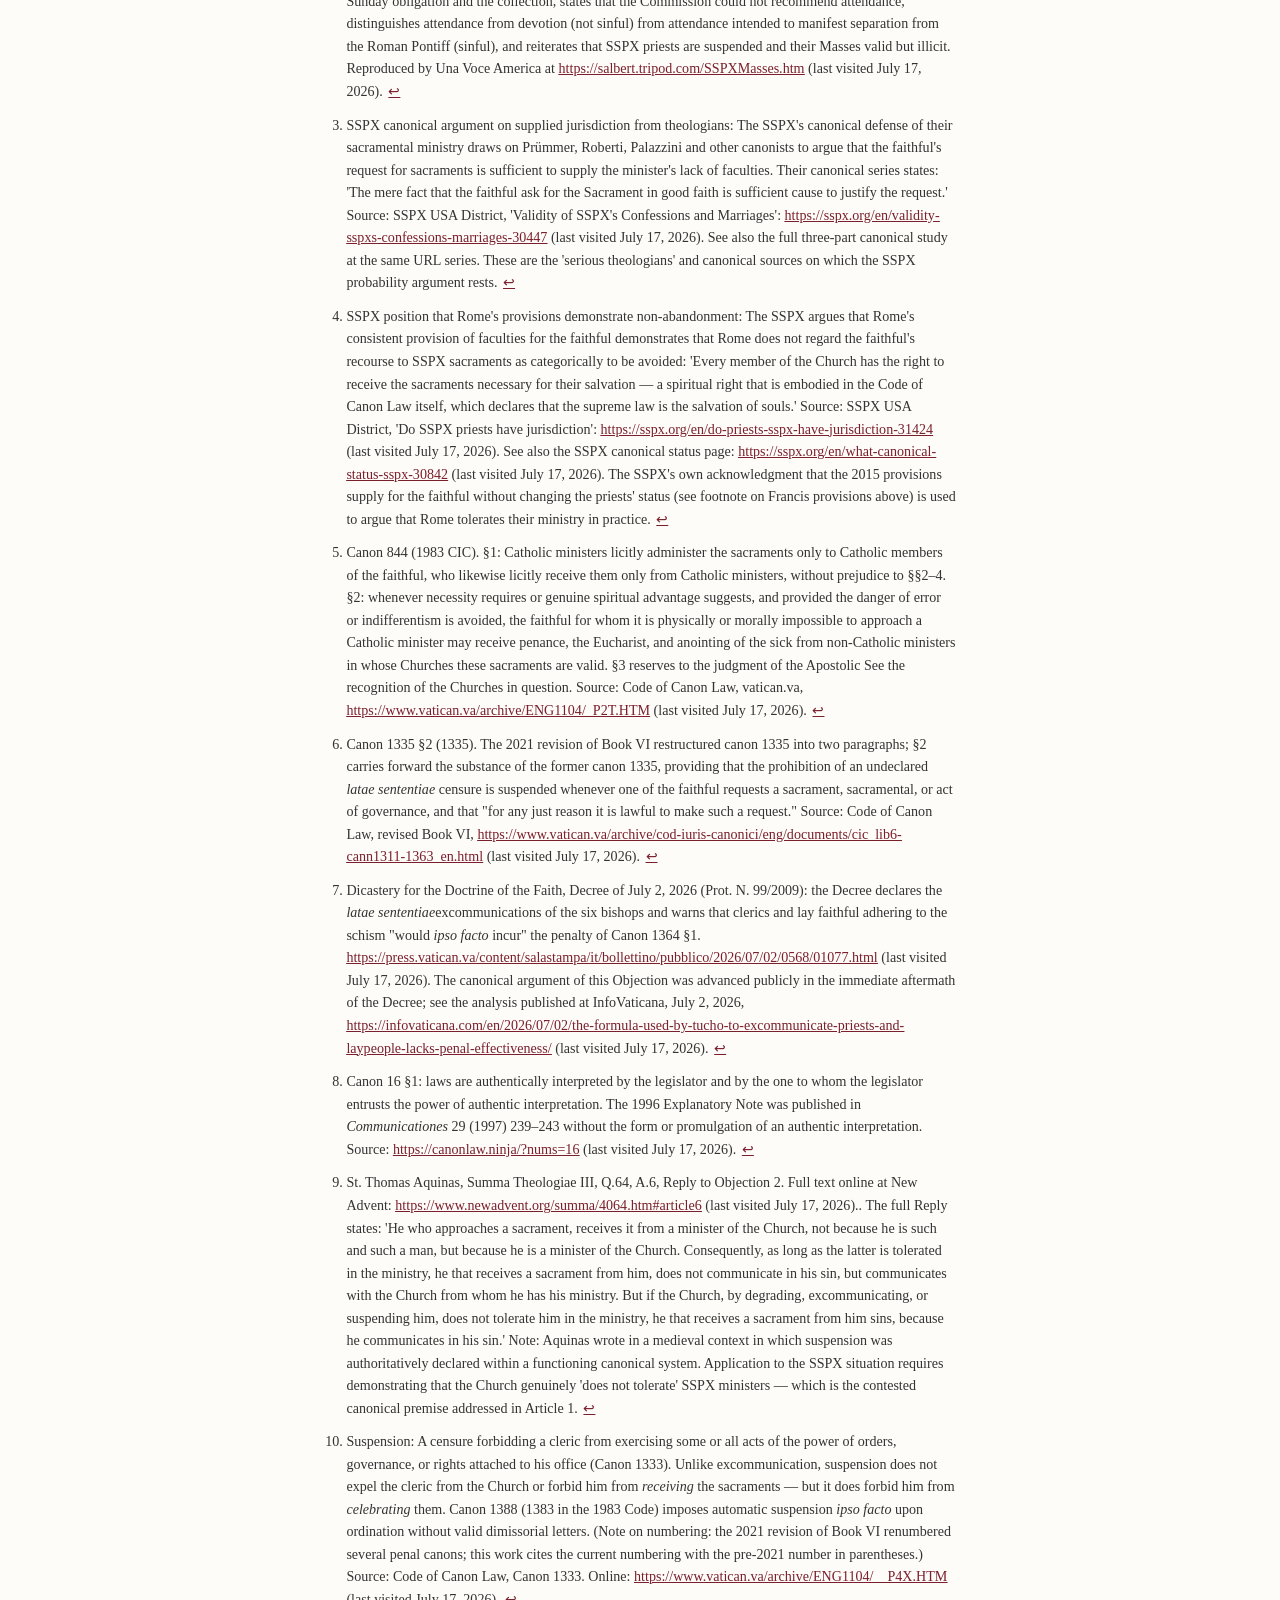
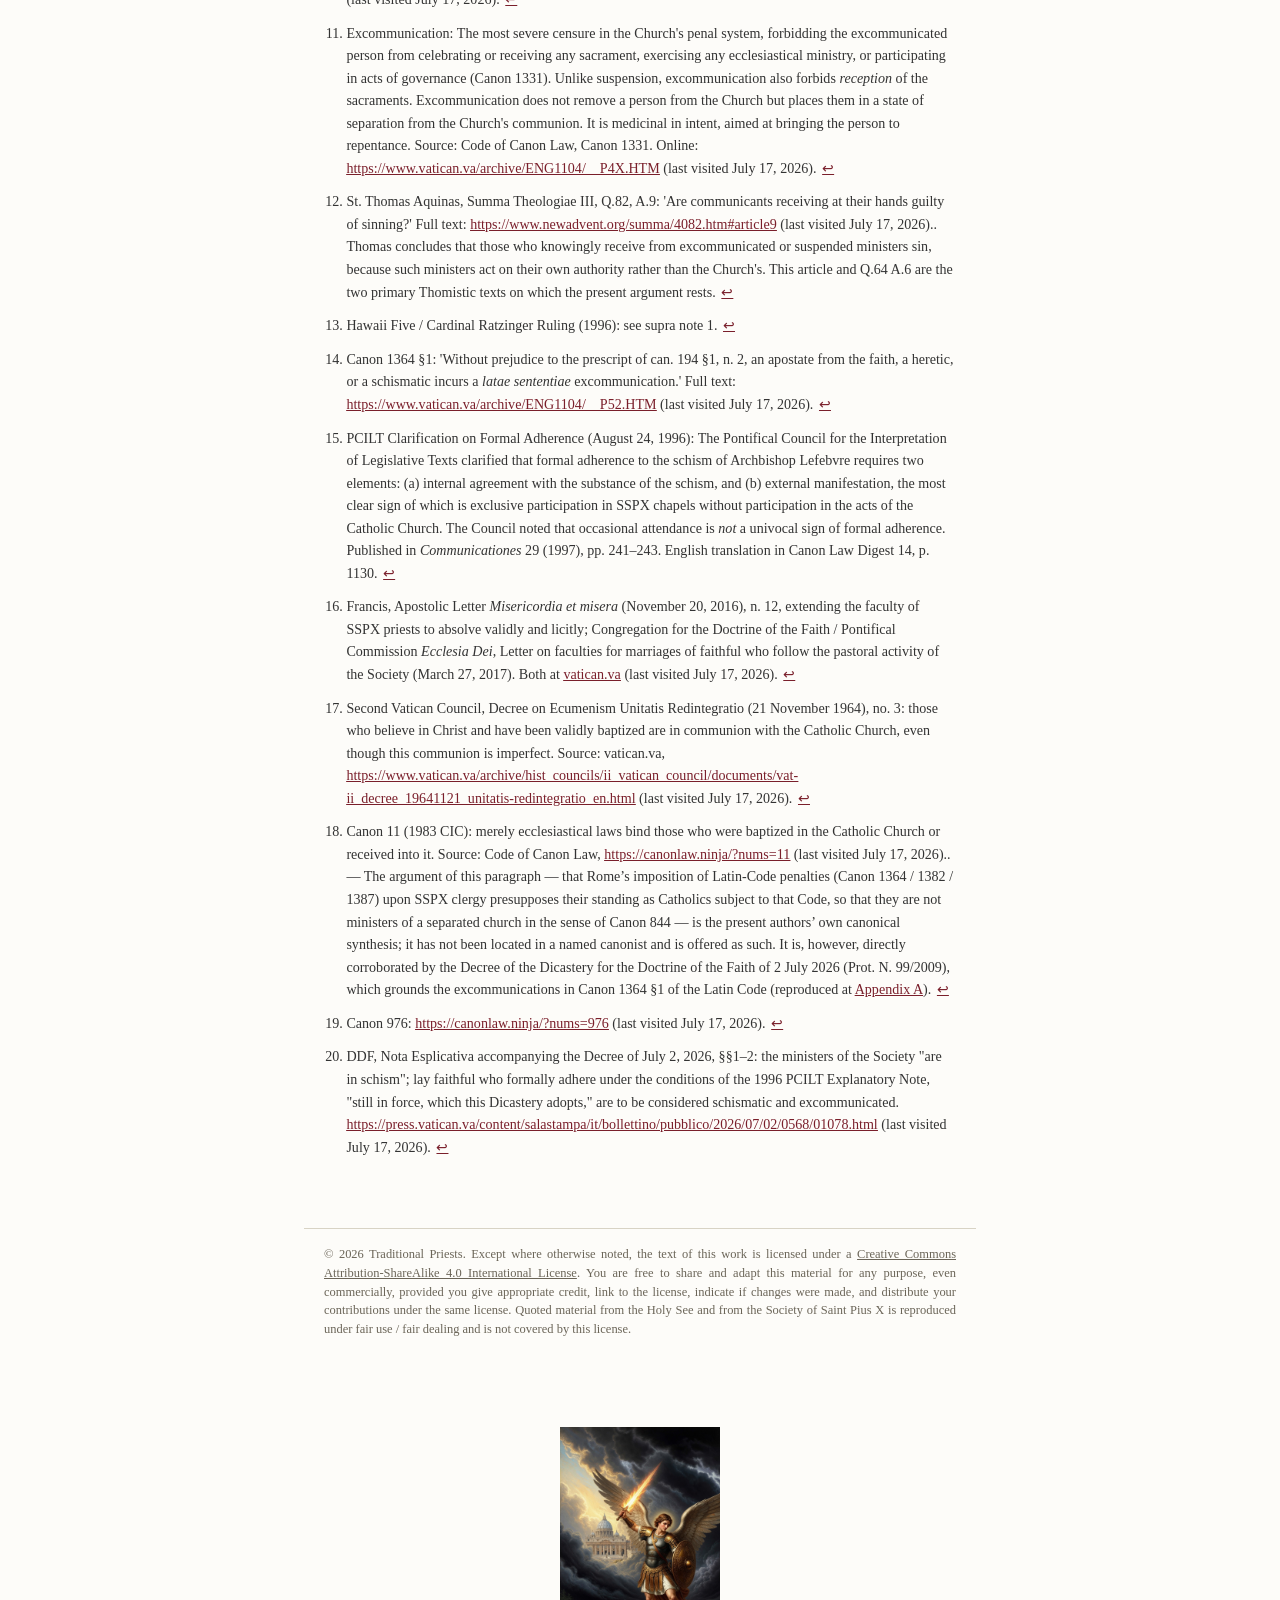
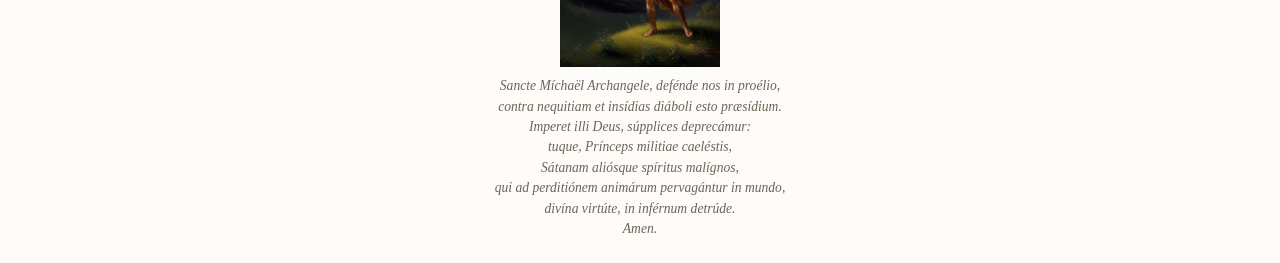
<file: article-5.html>
<!DOCTYPE html>
<html lang="en">
<head>
<meta charset="utf-8">
<meta name="viewport" content="width=device-width, initial-scale=1">
<title>Article 5 &mdash; Quaestio Disputata on the SSPX</title>
<link rel="stylesheet" href="style.css">
<link rel="icon" href="favicon.ico" sizes="any">
<link rel="icon" type="image/png" sizes="32x32" href="favicon-32.png">
<link rel="icon" type="image/png" sizes="16x16" href="favicon-16.png">
<link rel="apple-touch-icon" href="apple-touch-icon.png">
<meta property="og:type" content="website">
<meta property="og:site_name" content="On Assisting at the Mass of Priests of the Society of Saint Pius X">
<meta property="og:title" content="Article 5 &mdash; Quaestio Disputata on the SSPX">
<meta property="og:description" content="A canonical and theological quaestio disputata examining whether the faithful may licitly assist at Masses offered by priests of the Society of Saint Pius X.">
<meta property="og:url" content="https://caniattendsspx.com/article-5.html">
<meta property="og:image" content="https://caniattendsspx.com/Images/og-image.png">
<meta property="og:image:width" content="1200">
<meta property="og:image:height" content="630">
<meta name="twitter:card" content="summary_large_image">
<meta name="twitter:title" content="Article 5 &mdash; Quaestio Disputata on the SSPX">
<meta name="twitter:description" content="A canonical and theological quaestio disputata examining whether the faithful may licitly assist at Masses offered by priests of the Society of Saint Pius X.">
<meta name="twitter:image" content="https://caniattendsspx.com/Images/og-image.png">
</head>
<body>
<header class="site-header">
<p class="jmj">JMJ</p>
<a class="home-link" href="index.html">On Assisting at the Mass of Priests of the Society of Saint Pius X</a>
</header>
<nav class="crumbs"><a href="article-4.html">&larr; Article 4</a><span class="crumbs-center"><a href="search.html">Search</a> <span class="crumbs-sep">&mdash;</span> <a href="index.html">Contents</a></span><a href="article-6.html">Article 6 &rarr;</a></nav>
<div class="dedication-wrap">
<figure class="dedication-figure">
<img class="page-top-image" src="Images/Top%20of%20Page-BVM.jpg" alt="Image of the Blessed Virgin Mary">
<figcaption>Dedicated to the Blessed Virgin Mary</figcaption>
</figure>
</div>
<main class="page">
<h1 class="page-title" id="top">Article 5</h1>
<h1 id="article-5-whether-the-faithful-commit-sin-by-receiving-holy-communion-from-the-sspx.">Whether the Faithful Commit Sin by Receiving Holy Communion from the SSPX.</h1>
<h2 id="objection-1.-because-a-priest-says-mass-in-the-name-of-the-church-faithful-do-not-sin-by-receiving-from-a-sinful-priest.">Objection 1. Because a Priest Says Mass in the Name of the Church, Faithful Do Not Sin by Receiving From a Sinful Priest.</h2>
<p>A sinful priest in good canonical standing celebrates Mass on behalf of the Church. His personal sin does not communicate to the faithful because they receive Communion not from him personally but from the Church whose minister he is. The same sacramental act occurs at an SSPX Mass — valid matter, valid form, valid orders. The faithful therefore receive from Christ through a validly ordained priest and do not participate in any irregularity.</p>
<p class="return-top split"><a class="jump-link" href="#reply-to-objection-1.-validity-does-not-affect-reception-from-a-non-tolerated-minister">See Reply</a><a href="#top">Return to top</a></p>
<h2 id="objection-2.-hawaii-five-and-msgr.-perl-decisions-say-this-is-permitted">Objection 2. Hawaii Five and Msgr. Perl Decisions Say This Is Permitted</h2>
<p>Furthermore, Cardinal Ratzinger ruled in the case of the Hawaii Five that attendance at an SSPX chapel does not constitute the canonical crime of schism.<a class="footnote-ref" href="#fn1" id="fnref1" role="doc-noteref"><sup>1</sup></a> And in 2003 Msgr. Camille Perl of the Pontifical Commission Ecclesia Dei wrote that the faithful can fulfill their Sunday obligation at an SSPX Mass and that a modest contribution to the collection is not sinful.<a class="footnote-ref" href="#fn2" id="fnref2" role="doc-noteref"><sup>2</sup></a> If the future Pope Benedict XVI ruled that attendance is canonically insufficient for schism, it cannot constitute mortal sin to receive Communion at such a Mass. Canon law and moral theology ought to be consistent.</p>
<p class="return-top split"><a class="jump-link" href="#reply-to-objection-2.-the-hawaii-five-ruling-perl-letter-and-pcilt-address-schism-and-not-the-thomistic-principle-of-communication-in-the-sin-of-the-non-tolerated-minister">See Reply</a><a href="#top">Return to top</a></p>
<h2 id="objection-3.-due-to-necessity-supplied-jurisdiction-andor-epikeia-attendance-is-licit">Objection 3. Due to Necessity, Supplied Jurisdiction, and/or <em>epikeia</em> Attendance Is Licit</h2>
<p>Furthermore, the Society’s canonical defense rests on theologians and canonists of high standing — Prümmer, Roberti, Palazzini — whose principles of supplied jurisdiction it applies to its own case, and contemporary commentators in full communion have endorsed the application: SSPX sacraments, on this reasoning, are licitly attended on the basis of supplied jurisdiction, <em>epikeia</em>, or necessity. Where an application of received principles is defended by serious authors, a probable opinion exists in moral theology.<a class="footnote-ref" href="#fn3" id="fnref3" role="doc-noteref"><sup>3</sup></a> Acting on a probable opinion is generally licit.</p>
<p class="return-top split"><a class="jump-link" href="#reply-to-objection-3.-probable-opinion-does-not-work-when-the-competent-authority-rules-otherwise">See Reply</a><a href="#top">Return to top</a></p>
<h2 id="objection-4.-pope-francis-faculties-for-confessions-and-marriage-prove-church-tolerates-sspx-sacraments">Objection 4. Pope Francis’ Faculties for Confessions and Marriage Prove Church Tolerates SSPX Sacraments</h2>
<p>Furthermore, Pope Francis's permanent grant of supplied jurisdiction for absolution in SSPX confessionals suggests Rome does not regard SSPX sacramental ministry as something the faithful must categorically avoid. If Rome wanted the faithful to abstain entirely from SSPX sacraments, it would not have institutionalized access to them.<a class="footnote-ref" href="#fn4" id="fnref4" role="doc-noteref"><sup>4</sup></a></p>
<p class="return-top split"><a class="jump-link" href="#reply-to-objection-4.-faculties-for-confessions-and-marriage-benefit-the-faithful-not-determine-the-status-of-the-minister">See Reply</a><a href="#top">Return to top</a></p>
<h2 id="objection-5.-if-the-church-permits-reception-from-eastern-orthodox-she-a-fortiori-permits-sacraments-from-the-sspx">Objection 5. If the Church Permits Reception from Eastern Orthodox, She A Fortiori Permits Sacraments From the SSPX</h2>
<p>The Church does not categorically forbid <em>communicatio in sacris</em> with those outside full communion. Canon 844 §2<a class="footnote-ref" href="#fn5" id="fnref5" role="doc-noteref"><sup>5</sup></a> explicitly permits the faithful to receive penance, the Eucharist, and anointing of the sick from non-Catholic ministers whose churches possess valid sacraments — precisely the situation of Eastern Orthodox clergy — whenever necessity or genuine spiritual advantage commends it, provided danger of error or indifferentism is avoided and approach to a Catholic minister is physically or morally impossible. This was applied concretely to the faithful behind the Iron Curtain and in regions such as Siberia, where Catholic clergy were inaccessible for extended periods. The principle establishes that access to valid sacraments can take precedence over strict ecclesial boundaries.</p>
<p>If this is true of the Orthodox — a body in formal, centuries-old schism that does not even nominally recognize the Roman primacy — it applies with greater force to the SSPX. SSPX priests are not ministers of a separated church; they are validly ordained Catholic priests who profess the whole of Catholic doctrine, including the papal primacy in principle, differing from clergy in good standing only by a canonical irregularity that is itself disputed (<a href="article-1.html">Article 1</a>). If the faithful may licitly receive from an Orthodox priest who denies the dogma of the papacy outright, it is incongruous to forbid reception from an SSPX priest who affirms it.</p>
<p>Further, ‘moral impossibility’ should be read pastorally, not narrowly. For many traditionally-minded Catholics, the only Mass reasonably accessible is the <em>Novus Ordo</em>, which they hold — on grounds shared by clergy in good standing — to be liturgically and doctrinally compromised. Moral impossibility has long included grave inconvenience, not only physical distance; being unable in good conscience to participate in a liturgy one holds gravely deficient is arguably such a hardship. On this reading, the faithful with only the <em>Novus Ordo</em> available are not unlike the faithful behind the Iron Curtain: a Catholic sacrament is nominally present, but burdensome enough to justify seeking it elsewhere.</p>
<p class="return-top split"><a class="jump-link" href="#reply-to-objection-5.-canon-844-does-not-apply-to-the-sspx-situation">See Reply</a><a href="#top">Return to top</a></p>
<h2 id="objection-6.-canon-1335-lifts-censures-when-faithful-legitimately-request-the-sacraments">Objection 6. Canon 1335 Lifts Censures When Faithful Legitimately Request the Sacraments</h2>
<p>Furthermore, the Code itself resolves the question in favor of the faithful. Canon 1335 §2 (1335) provides that if a censure prohibits the celebration of sacraments or sacramentals, the prohibition is suspended whenever this is necessary to care for the faithful in danger of death; and that if a <em>latae sententiae</em> censure has not been declared, the prohibition is moreover suspended whenever a member of the faithful requests a sacrament, a sacramental, or an act of governance — which request the faithful may make for any just cause.<a class="footnote-ref" href="#fn6" id="fnref6" role="doc-noteref"><sup>6</sup></a> Whatever the force of the argument from suspension (<a href="article-1.html">Article 1</a>), no decree of suspension names the individual SSPX priest specifically; the priest ordained at Écône in 2015 or 2020 incurred his censure, if at all, <em>latae sententiae</em> and undeclared. The Decree of July 2, 2026 confirms this on its face: it declares censures for six bishops alone, and warns clerics and lay faithful only in the conditional — that they <em>would</em> incur excommunication by adhering to the schism — thereby acknowledging that they have not yet incurred it.<a class="footnote-ref" href="#fn7" id="fnref7" role="doc-noteref"><sup>7</sup></a> Penal laws are of strict interpretation (Canon 18), and the accompanying Nota Esplicativa's present-tense assertion that the Society's ministers are in schism cannot enlarge what the Decree, the only instrument in penal form, actually declares. Nor can the 1996 Note supply the defect: it is not an authentic interpretation under Canon 16 §1, never having received specific pontifical approval, but an opinion of the Pontifical Council published in <em>Communicationes</em>.<a class="footnote-ref" href="#fn8" id="fnref8" role="doc-noteref"><sup>8</sup></a> When the faithful approach him and request Communion, the law itself lifts his prohibition for the duration of that act. The Church, through this canon, tolerates the minister in precisely the moment of ministry at issue. Aquinas's principle therefore does not apply: the faithful who request a sacrament using this canon do not communicate in the sin of a minister whom the Church Herself, through this canon, explicitly permits to minister to the one requesting. The devout desire for the Traditional Mass and sacraments is manifestly a just cause, and nothing in the canon confines it to a single occasion.</p>
<p class="return-top split"><a class="jump-link" href="#reply-to-objection-6.-canon-1335-2-answers-hidden-censures-the-sspxs-censure-is-public-and-declared">See Reply</a><a href="#top">Return to top</a></p>
<h2 id="on-the-contrary-a-man-receiving-from-a-non-tolerated-minister-communicates-in-his-sin">On the contrary, (A Man Receiving From a Non-Tolerated Minister Communicates in His Sin)</h2>
<p>St. Thomas Aquinas teaches in the <em>Summa Theologiae</em> III, Q.64, A.6, Reply to Objection 2:<a class="footnote-ref" href="#fn9" id="fnref9" role="doc-noteref"><sup>9</sup></a></p>
<blockquote>
<p><em>'He who approaches a sacrament receives it from a minister of the Church, not because he is such and such a man, but because he is a minister of the Church. Consequently, as long as the latter is tolerated in the ministry, he that receives a sacrament from him does not communicate in his sin, but communicates with the Church from whom he has his ministry. But if the Church, by degrading, excommunicating, or suspending him, does not tolerate him in the ministry, he that receives a sacrament from him sins, because he communicates in his sin.'</em></p>
</blockquote>
<p>And in the same treatise Saint Thomas states the conclusion in its own terms, <em>Summa Theologiae</em> III, Q.82, A.9:</p>
<blockquote>
<p><em>'Heretical, schismatical, excommunicate, or even sinful priests, although they have the power to consecrate the Eucharist, yet they do not make a proper use of it; on the contrary, they sin by using it. But whoever communicates with another who is in sin, becomes a sharer in his sin. Consequently, it is not lawful to receive Communion from them, or to assist at their Mass. Still there is a difference among the above, because heretics, schismatics, and excommunicates, have been forbidden, by the Church's sentence, to perform the Eucharistic rite. And therefore whoever hears their Mass or receives the sacraments from them, commits sin.'</em></p>
</blockquote>
<p>SSPX priests exercise ministry outside the Church's hierarchical communion, under the suspension established in Article 1:<a class="footnote-ref" href="#fn10" id="fnref10" role="doc-noteref"><sup>10</sup></a> the 1976 suspension <em>a divinis</em> was formally declared and personally communicated, in a matter Pope Paul VI had explicitly framed in terms of the dimissorial letters requirement; Benedict XVI confirmed in 2009 that SSPX ministers do not legitimately exercise ministry in the Church. The 1988 episcopal consecrations were declared a schismatic act by Pope John Paul II in Ecclesia Dei adflicta; Cardinal Gantin's decree of excommunication, issued the previous day, cited Canon 1364, the canon for schism, alongside Canon 1387 (1382); and the DDF under Pope Leo XIV declared the excommunications of July 2, 2026 on the same ground. Priests ordained by bishops whose consecrations constitute schismatic acts, operating under declared suspension from a body the Holy See has refused canonical recognition in every pontificate since Paul VI, are not tolerated in the ministry. Therefore the faithful who knowingly receive from SSPX ministers communicate in their sin.</p>
<p><em><strong>I answer that</strong></em></p>
<p>The faithful sin by receiving Holy Communion from the hands of SSPX priests, provided they have sufficient knowledge of the canonical situation. Saint Thomas’s principle is clear: the key distinction is between a minister <em>tolerated</em> in his ministry and one the Church <em>does not tolerate</em> by virtue of suspension or excommunication.<a class="footnote-ref" href="#fn11" id="fnref11" role="doc-noteref"><sup>11</sup></a> SSPX priests fall into the latter category — suspended by canonical act, declared by papal authority, and confirmed across every pontificate since Paul VI.</p>
<p>It must be acknowledged: no Vatican document explicitly declares 'receiving Communion at an SSPX Mass is a grave sin.' The present conclusion is derived from Aquinas's principle applied to the canonical situation established in Article 1, and it draws its strength from that premise, namely, the Church does not tolerate SSPX as public ministers. The question here is whether Rome's consistent position constitutes non-toleration in precisely Aquinas's sense. The answer is yes, for the following cumulative reasons: (1) Paul VI formally declared Lefebvre suspended <em>a divinis</em> in 1976 — a direct removal from ministry; (2) Benedict XVI explicitly stated that SSPX ministers 'do not legitimately exercise any ministry in the Church' even after lifting the excommunications in 2009; (3) the PCILT warned in 1996 that formal adherence to the Lefebvrian schism carries automatic excommunication. This warning addresses adherence, not mere attendance, but this presupposes the ministry “adhered to” is not tolerated by the Church; (4) Rome has refused to grant canonical status in every pontificate since Paul VI. This is not a contested judgment about a peripheral matter — it is the cumulative, consistent, formally expressed position of the Church over fifty years. The Church does not tolerate SSPX ministers in the ministry in precisely the sense Aquinas requires.</p>
<p>That said, the conclusion speaks objectively and does not accuse as mortally sinful every act of reception. Subjective culpability follows knowledge: the visitor who wanders into an SSPX chapel completely unaware of its status does not sin; others with confused or partial knowledge are guilty to the degree of their knowledge; those, however, who know the Church's judgment and knowingly receive are therefore guilty as we have stated above.</p>
<p class="return-top"><a href="#top">Return to top</a></p>
<h2 id="reply-to-objection-1.-validity-does-not-affect-reception-from-a-non-tolerated-minister">Reply to Objection 1. Validity Does Not Affect Reception from a Non-Tolerated Minister</h2>
<p class="xref"><a class="jump-link" href="#objection-1.-because-a-priest-says-mass-in-the-name-of-the-church-faithful-do-not-sin-by-receiving-from-a-sinful-priest.">See Objection</a></p>
<p>The objection correctly states the principle for priests in good canonical standing. However St. Thomas himself distinguishes the two cases in the same article.<a class="footnote-ref" href="#fn12" id="fnref12" role="doc-noteref"><sup>12</sup></a> The priest in good standing celebrates on behalf of the Church — his personal sin is his own. The suspended priest acts on his own authority, having been removed from the Church's ministry. The valid confection of the sacrament and the lawfulness of receiving it are distinct questions. SSPX Masses are valid. The question is not sacramental validity but whether the faithful communicate in the minister's irregularity by knowingly receiving from him.</p>
<p class="return-top"><a href="#top">Return to top</a></p>
<h2 id="reply-to-objection-2.-the-hawaii-five-ruling-perl-letter-and-pcilt-address-schism-and-not-the-thomistic-principle-of-communication-in-the-sin-of-the-non-tolerated-minister">Reply to Objection 2. The Hawaii Five Ruling, Perl Letter, and PCILT Address Schism and Not the Thomistic Principle of Communication in the Sin of the Non-Tolerated Minister</h2>
<p class="xref"><a class="jump-link" href="#objection-2.-hawaii-five-and-msgr.-perl-decisions-say-this-is-permitted">See Objection</a></p>
<p>Cardinal Ratzinger's ruling<a class="footnote-ref" href="#fn13" id="fnref13" role="doc-noteref"><sup>13</sup></a> addressed the canonical <em>crime</em> of schism under Canon 1364<a class="footnote-ref" href="#fn14" id="fnref14" role="doc-noteref"><sup>14</sup></a> — not the moral question of whether receiving Communion from a suspended minister involves the faithful in his sin under Aquinas's principle. Canonical crime and sinful actions are not identical categories. The Perl letter warrants the same distinction, and two further ones. First, a private response of the Pontifical Commission is not an authentic interpretation of law and carries no legislative force — a limit the Commission itself insisted upon when it publicly clarified in January 2003 that its September 2002 letter was a private communication addressed to one correspondent's circumstances. Second, the fulfillment of the Sunday obligation under Canon 1248 §1 turns on assistance at a Mass celebrated in a Catholic rite — a question distinct from whether knowingly receiving from a non-tolerated minister is licit, which is this Article's thesis. Indeed the same 2003 clarification stated that SSPX priests are suspended from exercising their priestly functions and that their Masses, though valid, are illicit — the very premise from which this Article argues. The 1996 PCILT clarification<a class="footnote-ref" href="#fn15" id="fnref15" role="doc-noteref"><sup>15</sup></a> further distinguished occasional attendance without the schismatic spirit from habitual exclusive attendance combined with use of SSPX sacramental structures. The Hawaii Five ruling and the Perl letter are properly cited in SSPX-adjacent arguments, and their weight is acknowledged here. Neither, however, addresses the Thomistic principle at stake.</p>
<p class="return-top"><a href="#top">Return to top</a></p>
<h2 id="reply-to-objection-3.-probable-opinion-does-not-work-when-the-competent-authority-rules-otherwise">Reply to Objection 3. Probable Opinion Does Not Work When the Competent Authority Rules Otherwise</h2>
<p class="xref"><a class="jump-link" href="#objection-3.-due-to-necessity-supplied-jurisdiction-andor-epikeia-attendance-is-licit">See Objection</a></p>
<p>Disagreement among theologians establishes a probable opinion — where the question remains open. But probabilism presupposes a doubt of law that authority has not resolved. Here the legislator himself has spoken on the meaning of his own discipline: Benedict XVI has stated that SSPX ministers do not legitimately exercise any ministry in the Church; the Holy See has refused canonical recognition in every pontificate since Paul VI; and the DDF's decree of July 2, 2026 reaffirmed the schismatic character of the Society's episcopal acts. A private theological opinion, however learned, cannot reopen a question against which the declared judgment of the lawgiver has closed. The theologians cited argue what the law <em>should</em> permit, or what supplied jurisdiction <em>would</em> cover if the conditions held; the competent authority to determine whether those conditions hold has consistently determined they do not. The question is not whether theologians disagree, but whether a probable opinion survives contrary resolution by the legislator. It does not.</p>
<p class="return-top"><a href="#top">Return to top</a></p>
<h2 id="reply-to-objection-4.-faculties-for-confessions-and-marriage-benefit-the-faithful-not-determine-the-status-of-the-minister">Reply to Objection 4. Faculties for Confessions and Marriage Benefit the Faithful, Not Determine the Status of the Minister</h2>
<p class="xref"><a class="jump-link" href="#objection-4.-pope-francis-faculties-for-confessions-and-marriage-prove-church-tolerates-sspx-sacraments">See Objection</a></p>
<p>The Francis provisions supply jurisdiction for the faithful's benefit precisely because the faithful would otherwise be in an uncertain sacramental position. Rome's solution was to ensure validity for the faithful — not to declare SSPX ministry fully licit.<a class="footnote-ref" href="#fn16" id="fnref16" role="doc-noteref"><sup>16</sup></a> The scope of the grants confirms this reading: Rome supplied faculties for precisely the two sacraments in which jurisdiction touches validity — penance and marriage — and granted nothing for the Eucharist, whose validity was never in question. The provisions repair what a defect of jurisdiction would invalidate; they leave the question of liceity exactly where it stood. A second reason is pastoral mercy: Rome does not want the faithful to lose access to sacramental grace due to clerical irregularity they did not create. This is analogous to the emergency provision of Canon 976, which permits even an excommunicated priest to absolve in danger of death — without that being a declaration that the excommunicated priest's ministry is otherwise licit. Finally, the objection’s premise no longer holds. The Explanatory Note of 2 July 2026 declares the sacrament of penance administered by the Society’s priests, and the marriages at which they assist, to be invalid (<a href="appendix-a.html#a7">Appendix A, A.7</a>, §3). It is no answer that the Note does not in terms revoke the faculties Pope Francis granted. A faculty is a concession of jurisdiction — exercisable only within the communion it presupposes, and revocable by the authority that grants it — not a possession the minister retains against the Church; and the same Canon 976 just cited shows that excommunication and valid absolution do not coexist outside danger of death. The competent authority has now declared these ministers schismatic and their penance and marriages invalid; that determination negates the very effect the earlier grant existed to produce, without needing to name it, and in the external forum the faithful are bound by it. What the provisions secured while the Society remained within reach of communion is answered above; what they secure now is nothing.</p>
<p class="return-top"><a href="#top">Return to top</a></p>
<h2 id="reply-to-objection-5.-canon-844-does-not-apply-to-the-sspx-situation">Reply to Objection 5. Canon 844 Does Not Apply to the SSPX Situation</h2>
<p class="xref"><a class="jump-link" href="#objection-5.-if-the-church-permits-reception-from-eastern-orthodox-she-a-fortiori-permits-sacraments-from-the-sspx">See Objection</a></p>
<p>The objection conflates two distinct legal categories and stretches a narrow exception past its plain terms.</p>
<p>Canon 844 §1 states without qualification that Catholic ministers administer the sacraments licitly only to Catholics, who likewise receive them licitly only from Catholic ministers; §2 is a narrow, conditioned exception, not a general license. All conditions must hold simultaneously: necessity or genuine spiritual advantage; no danger of error or indifferentism; physical or moral impossibility of approaching a Catholic minister; and a minister belonging to a church whose sacraments are valid. The canon’s standard application — Catholics in Siberia or comparable regions with no resident Catholic clergy at all — shows ‘morally impossible’ means the practical absence of any Catholic minister, not the presence of one whose Mass is found liturgically unsatisfying. A licit <em>Novus Ordo</em> Mass, offered by a priest in good standing, is a Catholic minister in the canon’s sense. Its availability extinguishes the §2 exception on its own terms, regardless of one’s assessment of its liturgical merit. Reading ‘moral impossibility’ to include ‘access to a Mass I find spiritually deficient’ would empty the clause of content, since any dissatisfaction could be redescribed as a burden. The canon has never been interpreted by the Holy See to cover liturgical preference.</p>
<p>The objection trades on an equivocation latent in the word <em>schismatic</em>. Articles 2 and 3 use it in the sense Canon 751 defines — refusal of submission to the Roman Pontiff by a determinate act, and the personal canonical crime that formal adherence to such an act incurs under Canon 1364. Canon 844 uses ‘non-Catholic minister’ in a structurally different sense: a minister of a church Rome has institutionally recognized as existing in imperfect communion, per <em>Unitatis Redintegratio</em> 3,<a class="footnote-ref" href="#fn17" id="fnref17" role="doc-noteref"><sup>17</sup></a> a determination Canon 844 §3 reserves explicitly to the Apostolic See’s own judgment. The Holy See has made that determination about the Orthodox; it has never made it about the SSPX. Indeed the opposite is true: that Rome subjects SSPX bishops to penalties under the Latin Code at all — most recently in the Decree of 2 July 2026, which grounded the excommunications in Canon 1364 §1 of the Code itself — presupposes they remain subject to that law as Catholics, since merely ecclesiastical law binds only the baptized Catholic (Canon 11).<a class="footnote-ref" href="#fn18" id="fnref18" role="doc-noteref"><sup>18</sup></a> That is a jurisdiction Rome does not claim, and could not coherently claim, over Orthodox clergy. The schismatic character of an act, and the personal canonical crime of formal adherence to it, are categories internal to the Catholic Church’s own discipline. They do not convert the SSPX into a separate ecclesial body of the kind Canon 844 references.</p>
<p>The objection stated that if you can receive from the Orthodox, then <em>a fortiori</em> you can receive from the SSPX. But this inference runs backward. The objection argues the SSPX case is easier because its priests affirm the papacy while Orthodox clergy deny it. But Canon 844 §2 does not turn on the minister’s doctrinal soundness — it turns on the petitioner’s access to any Catholic minister at all. The Orthodox exception is not a reward for correct doctrine; it is a narrow accommodation to physical isolation. SSPX doctrinal fidelity, however genuine, is not the variable the canon regulates.</p>
<p>The operative distinction in this Article remains Aquinas’s tolerated and non-tolerated minister, not Canon 844. The canon answers whether a Catholic may receive from a minister outside the Church; this Article asks whether a Catholic may receive from a suspended minister inside the Church. It is precisely the second question the objection fails to answer.</p>
<p class="return-top"><a href="#top">Return to top</a></p>
<h2 id="reply-to-objection-6.-canon-1335-2-answers-hidden-censures-the-sspxs-censure-is-public-and-declared">Reply to Objection 6. Canon 1335 §2 Answers Hidden Censures — the SSPX's Censure Is Public and Declared</h2>
<p class="xref"><a class="jump-link" href="#objection-6.-canon-1335-lifts-censures-when-faithful-legitimately-request-the-sacraments">See Objection</a></p>
<p>This is the strongest objection in the Article, yet it still fails to demonstrate it is morally licit to receive Communion from the SSPX. And this for three reasons:</p>
<p>First, the condition the canon protects — a censure hidden from the faithful who approach the minister — is absent here. Paul VI declared the suspension <em>a divinis</em> in 1976; John Paul II declared the excommunications and the schismatic character of the 1988 consecrations in <em>Ecclesia Dei adflicta</em>; the DDF declared the excommunications of July 2, 2026. Benedict XVI stated in 2009 that the Society's ministers do not legitimately exercise any ministry in the Church. Canon 1335 §2 covers the private censure unknown to the public — the priest under a hidden impediment. Consider a classic example: a priest who violated the seal of confession in a private conversation and incurs <em>latae sententiae</em> excommunication under Canon 1386 §1 (former Canon 1388 §1, on the seal). Suppose immediately after this conversation, he has to celebrate Sunday Mass for his parish. Due to the hidden nature of his censure, Canon 1335 §2 would apply. Nothing exterior would alert the faithful to his canonical status. The SSPX priest's status is not private in this sense. His impediment is the public, declared, and repeatedly reaffirmed position of the Apostolic See toward the body whose ministry he exercises. To apply a provision designed for hidden censures to a ministry whose irregularity has been proclaimed by six popes is to read the letter against the mind of the legislator (Canon 17). Nor does the strict reading of the July 2026 Decree change this. Grant for the sake of argument everything the objection draws from Canon 18: that the Decree declares censures for six bishops alone, and that its conditional warning to clerics and faithful concedes the excommunication of Canon 1364 has not yet fallen on them. All of this touches on the question of the <em>excommunication</em> — a question this Article's argument does not need to win. The argument rests on the suspension established in Article 1 and on the non-toleration of the Society's ministry, declared in 1976 and restated in 2009 — a standing condition the 2026 Decree presupposes rather than creates. Read as strictly as the objection wishes, the Decree leaves the Aquinas premise exactly where it has stood for fifty years; and its Nota Esplicativa, far from retreating, states the ministers' condition in the present tense: non-tolerated.</p>
<p>Second, the canon's own rationale confines it to a concrete act, not a standing arrangement. A provision protecting the faithful's access to sacraments in the moment of request cannot justify a permanent parallel sacramental system. The scale the "request" reaches is no longer one of the faithful approaching a minister, but the faithful collectively sustaining the very ministry the censure exists to suppress — the exception swallowing the rule it qualifies. The just cause the canon recognizes in the individual request does not become permission for the habitual scheduling of “requests” on a chapel calendar, any more than Canon 976's emergency absolution licenses an excommunicated priest to open a confessional.<a class="footnote-ref" href="#fn19" id="fnref19" role="doc-noteref"><sup>19</sup></a> And where reception becomes habitual and structural, a distinct consideration enters: the 1996 PCILT Note — which addresses not this canon but the conditions of adherence — warned that making the Society's structures one's stable provision shades into the formal adherence that carries its own canonical consequence. The objection is correct: the Note is not an authentic interpretation under Canon 16 §1, and nothing here rests on its legislative force. It is invoked for what it articulates, not what it enacts: the distinction between occasional attendance and formal adherence flows from Canons 751 and 1364 themselves, and the Note's statement of it has now been expressly adopted by the DDF's Nota Esplicativa of July 2, 2026, which declares the Note "still in force" and makes its conditions the Dicastery's own.<a class="footnote-ref" href="#fn20" id="fnref20" role="doc-noteref"><sup>20</sup></a> The Note may lack the force of law and yet remain the authoritative statement of how the legislator understands his own law. This is precisely the standing this Article's argument requires of it, and no more.</p>
<p>Third, and decisively, the canon suspends the minister's <em>prohibition</em>; it does not settle the faithful's <em>cooperation</em>. Canon 1335 §2 answers whether the censured priest violates his censure by ministering when asked — a question about his juridical position, enacted for the faithful's benefit. It does not touch the prior moral question of what the requester does. Nor does the suspension of the prohibition legitimate the ministry: the canon removes the minister’s delict in the act of ministering when asked; it confers neither faculties nor mission, and the exercise remains illegitimate though unpunished. Requesting a sacrament from a non-tolerated minister is, at minimum, material cooperation in the illegitimate exercise of his ministry. Where the reception is habitual and the Society's chapel becomes one's stable provision, the cooperation becomes proximate, sustains the irregular ministry itself, and adds scandal. When joined to adherence to the Society's position against the Apostolic See, it becomes formal, and the faithful communicate in the minister's sin in exactly the sense Aquinas describes.</p>
<p class="return-top"><a href="#top">Return to top</a></p>
<nav class="crumbs"><a href="article-4.html">&larr; Article 4</a><a href="index.html">Contents</a><a href="article-6.html">Article 6 &rarr;</a></nav>
<section class="footnotes" aria-label="Footnotes"><ol><li id="fn1"><p>Hawaii Five / Cardinal Ratzinger Ruling (1996): The diocesan bishop of Honolulu excommunicated six Catholics for schism for attending an SSPX chapel. Cardinal Ratzinger overturned this: 'This Congregation has examined carefully all the available documentation and has ascertained that the activities engaged in by the Petitioner, though blameworthy on various accounts, are not sufficient to constitute the crime of schism.' Full declaration at EWTN: <a href="https://www.ewtn.com/catholicism/library/declaration-in-case-of-the-hawaii-five-2077"><u>https://www.ewtn.com/catholicism/library/declaration-in-case-of-the-hawaii-five-2077</u></a> (last visited July 17, 2026). This ruling has been significant in SSPX-adjacent arguments that ordinary attendance is not canonically schismatic. The document's argument distinguishes the canonical <em>crime</em> of schism under Canon 1364 from the moral question of knowingly receiving a sacrament from a minister the Church does not tolerate under Aquinas's principle.<a class="footnote-back" href="#fnref1" role="doc-backlink">↩︎</a></p></li>
<li id="fn2"><p>Letter of the Pontifical Commission <em>Ecclesia Dei</em> to Una Voce America, January 18, 2003, signed by Rev. Msgr. Camille Perl, Secretary, publicly clarified the Commission's private letter of 27 September 2002 after excerpts appeared in <em>The Remnant</em> and elsewhere. The 2003 letter confirms the 2002 responses on the Sunday obligation and the collection, states that the Commission could not recommend attendance, distinguishes attendance from devotion (not sinful) from attendance intended to manifest separation from the Roman Pontiff (sinful), and reiterates that SSPX priests are suspended and their Masses valid but illicit. Reproduced by Una Voce America at <a href="https://salbert.tripod.com/SSPXMasses.htm"><u>https://salbert.tripod.com/SSPXMasses.htm</u></a> (last visited July 17, 2026).<a class="footnote-back" href="#fnref2" role="doc-backlink">↩︎</a></p></li>
<li id="fn3"><p>SSPX canonical argument on supplied jurisdiction from theologians: The SSPX's canonical defense of their sacramental ministry draws on Prümmer, Roberti, Palazzini and other canonists to argue that the faithful's request for sacraments is sufficient to supply the minister's lack of faculties. Their canonical series states: 'The mere fact that the faithful ask for the Sacrament in good faith is sufficient cause to justify the request.' Source: SSPX USA District, 'Validity of SSPX's Confessions and Marriages': <a href="https://sspx.org/en/validity-sspxs-confessions-marriages-30447"><u>https://sspx.org/en/validity-sspxs-confessions-marriages-30447</u></a> (last visited July 17, 2026). See also the full three-part canonical study at the same URL series. These are the 'serious theologians' and canonical sources on which the SSPX probability argument rests.<a class="footnote-back" href="#fnref3" role="doc-backlink">↩︎</a></p></li>
<li id="fn4"><p>SSPX position that Rome's provisions demonstrate non-abandonment: The SSPX argues that Rome's consistent provision of faculties for the faithful demonstrates that Rome does not regard the faithful's recourse to SSPX sacraments as categorically to be avoided: 'Every member of the Church has the right to receive the sacraments necessary for their salvation — a spiritual right that is embodied in the Code of Canon Law itself, which declares that the supreme law is the salvation of souls.' Source: SSPX USA District, 'Do SSPX priests have jurisdiction': <a href="https://sspx.org/en/do-priests-sspx-have-jurisdiction-31424"><u>https://sspx.org/en/do-priests-sspx-have-jurisdiction-31424</u></a> (last visited July 17, 2026). See also the SSPX canonical status page: <a href="https://sspx.org/en/what-canonical-status-sspx-30842"><u>https://sspx.org/en/what-canonical-status-sspx-30842</u></a> (last visited July 17, 2026). The SSPX's own acknowledgment that the 2015 provisions supply for the faithful without changing the priests' status (see footnote on Francis provisions above) is used to argue that Rome tolerates their ministry in practice.<a class="footnote-back" href="#fnref4" role="doc-backlink">↩︎</a></p></li>
<li id="fn5"><p>Canon 844 (1983 CIC). §1: Catholic ministers licitly administer the sacraments only to Catholic members of the faithful, who likewise licitly receive them only from Catholic ministers, without prejudice to §§2–4. §2: whenever necessity requires or genuine spiritual advantage suggests, and provided the danger of error or indifferentism is avoided, the faithful for whom it is physically or morally impossible to approach a Catholic minister may receive penance, the Eucharist, and anointing of the sick from non-Catholic ministers in whose Churches these sacraments are valid. §3 reserves to the judgment of the Apostolic See the recognition of the Churches in question. Source: Code of Canon Law, vatican.va, <a href="https://www.vatican.va/archive/ENG1104/_P2T.HTM"><u>https://www.vatican.va/archive/ENG1104/_P2T.HTM</u></a> (last visited July 17, 2026).<a class="footnote-back" href="#fnref5" role="doc-backlink">↩︎</a></p></li>
<li id="fn6"><p>Canon 1335 §2 (1335). The 2021 revision of Book VI restructured canon 1335 into two paragraphs; §2 carries forward the substance of the former canon 1335, providing that the prohibition of an undeclared <em>latae sententiae</em> censure is suspended whenever one of the faithful requests a sacrament, sacramental, or act of governance, and that "for any just reason it is lawful to make such a request." Source: Code of Canon Law, revised Book VI, <a href="https://www.vatican.va/archive/cod-iuris-canonici/eng/documents/cic_lib6-cann1311-1363_en.html"><u>https://www.vatican.va/archive/cod-iuris-canonici/eng/documents/cic_lib6-cann1311-1363_en.html</u></a> (last visited July 17, 2026).<a class="footnote-back" href="#fnref6" role="doc-backlink">↩︎</a></p></li>
<li id="fn7"><p>Dicastery for the Doctrine of the Faith, Decree of July 2, 2026 (Prot. N. 99/2009): the Decree declares the <em>latae sententiae</em>excommunications of the six bishops and warns that clerics and lay faithful adhering to the schism "would <em>ipso facto</em> incur" the penalty of Canon 1364 §1. <a href="https://press.vatican.va/content/salastampa/it/bollettino/pubblico/2026/07/02/0568/01077.html"><u>https://press.vatican.va/content/salastampa/it/bollettino/pubblico/2026/07/02/0568/01077.html</u></a> (last visited July 17, 2026). The canonical argument of this Objection was advanced publicly in the immediate aftermath of the Decree; see the analysis published at InfoVaticana, July 2, 2026, <a href="https://infovaticana.com/en/2026/07/02/the-formula-used-by-tucho-to-excommunicate-priests-and-laypeople-lacks-penal-effectiveness/"><u>https://infovaticana.com/en/2026/07/02/the-formula-used-by-tucho-to-excommunicate-priests-and-laypeople-lacks-penal-effectiveness/</u></a> (last visited July 17, 2026).<a class="footnote-back" href="#fnref7" role="doc-backlink">↩︎</a></p></li>
<li id="fn8"><p>Canon 16 §1: laws are authentically interpreted by the legislator and by the one to whom the legislator entrusts the power of authentic interpretation. The 1996 Explanatory Note was published in <em>Communicationes</em> 29 (1997) 239–243 without the form or promulgation of an authentic interpretation. Source: <a href="https://canonlaw.ninja/?nums=16"><u>https://canonlaw.ninja/?nums=16</u></a> (last visited July 17, 2026).<a class="footnote-back" href="#fnref8" role="doc-backlink">↩︎</a></p></li>
<li id="fn9"><p>St. Thomas Aquinas, Summa Theologiae III, Q.64, A.6, Reply to Objection 2. Full text online at New Advent: <a href="https://www.newadvent.org/summa/4064.htm#article6"><u>https://www.newadvent.org/summa/4064.htm#article6</u></a> (last visited July 17, 2026).. The full Reply states: 'He who approaches a sacrament, receives it from a minister of the Church, not because he is such and such a man, but because he is a minister of the Church. Consequently, as long as the latter is tolerated in the ministry, he that receives a sacrament from him, does not communicate in his sin, but communicates with the Church from whom he has his ministry. But if the Church, by degrading, excommunicating, or suspending him, does not tolerate him in the ministry, he that receives a sacrament from him sins, because he communicates in his sin.' Note: Aquinas wrote in a medieval context in which suspension was authoritatively declared within a functioning canonical system. Application to the SSPX situation requires demonstrating that the Church genuinely 'does not tolerate' SSPX ministers — which is the contested canonical premise addressed in Article 1.<a class="footnote-back" href="#fnref9" role="doc-backlink">↩︎</a></p></li>
<li id="fn10"><p>Suspension: A censure forbidding a cleric from exercising some or all acts of the power of orders, governance, or rights attached to his office (Canon 1333). Unlike excommunication, suspension does not expel the cleric from the Church or forbid him from <em>receiving</em> the sacraments — but it does forbid him from <em>celebrating</em> them. Canon 1388 (1383 in the 1983 Code) imposes automatic suspension <em>ipso facto</em> upon ordination without valid dimissorial letters. (Note on numbering: the 2021 revision of Book VI renumbered several penal canons; this work cites the current numbering with the pre-2021 number in parentheses.) Source: Code of Canon Law, Canon 1333. Online: <a href="https://www.vatican.va/archive/ENG1104/__P4X.HTM"><u>https://www.vatican.va/archive/ENG1104/__P4X.HTM</u></a> (last visited July 17, 2026).<a class="footnote-back" href="#fnref10" role="doc-backlink">↩︎</a></p></li>
<li id="fn11"><p>Excommunication: The most severe censure in the Church's penal system, forbidding the excommunicated person from celebrating or receiving any sacrament, exercising any ecclesiastical ministry, or participating in acts of governance (Canon 1331). Unlike suspension, excommunication also forbids <em>reception</em> of the sacraments. Excommunication does not remove a person from the Church but places them in a state of separation from the Church's communion. It is medicinal in intent, aimed at bringing the person to repentance. Source: Code of Canon Law, Canon 1331. Online: <a href="https://www.vatican.va/archive/ENG1104/__P4X.HTM"><u>https://www.vatican.va/archive/ENG1104/__P4X.HTM</u></a> (last visited July 17, 2026).<a class="footnote-back" href="#fnref11" role="doc-backlink">↩︎</a></p></li>
<li id="fn12"><p>St. Thomas Aquinas, Summa Theologiae III, Q.82, A.9: 'Are communicants receiving at their hands guilty of sinning?' Full text: <a href="https://www.newadvent.org/summa/4082.htm#article9"><u>https://www.newadvent.org/summa/4082.htm#article9</u></a> (last visited July 17, 2026).. Thomas concludes that those who knowingly receive from excommunicated or suspended ministers sin, because such ministers act on their own authority rather than the Church's. This article and Q.64 A.6 are the two primary Thomistic texts on which the present argument rests.<a class="footnote-back" href="#fnref12" role="doc-backlink">↩︎</a></p></li>
<li id="fn13"><p>Hawaii Five / Cardinal Ratzinger Ruling (1996): see supra note 1.<a class="footnote-back" href="#fnref13" role="doc-backlink">↩︎</a></p></li>
<li id="fn14"><p>Canon 1364 §1: 'Without prejudice to the prescript of can. 194 §1, n. 2, an apostate from the faith, a heretic, or a schismatic incurs a <em>latae sententiae</em> excommunication.' Full text: <a href="https://www.vatican.va/archive/ENG1104/__P52.HTM"><u>https://www.vatican.va/archive/ENG1104/__P52.HTM</u></a> (last visited July 17, 2026).<a class="footnote-back" href="#fnref14" role="doc-backlink">↩︎</a></p></li>
<li id="fn15"><p>PCILT Clarification on Formal Adherence (August 24, 1996): The Pontifical Council for the Interpretation of Legislative Texts clarified that formal adherence to the schism of Archbishop Lefebvre requires two elements: (a) internal agreement with the substance of the schism, and (b) external manifestation, the most clear sign of which is exclusive participation in SSPX chapels without participation in the acts of the Catholic Church. The Council noted that occasional attendance is <em>not</em> a univocal sign of formal adherence. Published in <em>Communicationes</em> 29 (1997), pp. 241–243. English translation in Canon Law Digest 14, p. 1130.<a class="footnote-back" href="#fnref15" role="doc-backlink">↩︎</a></p></li>
<li id="fn16"><p>Francis, Apostolic Letter <em>Misericordia et misera</em> (November 20, 2016), n. 12, extending the faculty of SSPX priests to absolve validly and licitly; Congregation for the Doctrine of the Faith / Pontifical Commission <em>Ecclesia Dei</em>, Letter on faculties for marriages of faithful who follow the pastoral activity of the Society (March 27, 2017). Both at <a href="http://vatican.va"><u>vatican.va</u></a> (last visited July 17, 2026).<a class="footnote-back" href="#fnref16" role="doc-backlink">↩︎</a></p></li>
<li id="fn17"><p>Second Vatican Council, Decree on Ecumenism Unitatis Redintegratio (21 November 1964), no. 3: those who believe in Christ and have been validly baptized are in communion with the Catholic Church, even though this communion is imperfect. Source: vatican.va, <a href="https://www.vatican.va/archive/hist_councils/ii_vatican_council/documents/vat-ii_decree_19641121_unitatis-redintegratio_en.html"><u>https://www.vatican.va/archive/hist_councils/ii_vatican_council/documents/vat-ii_decree_19641121_unitatis-redintegratio_en.html</u></a> (last visited July 17, 2026).<a class="footnote-back" href="#fnref17" role="doc-backlink">↩︎</a></p></li>
<li id="fn18"><p>Canon 11 (1983 CIC): merely ecclesiastical laws bind those who were baptized in the Catholic Church or received into it. Source: Code of Canon Law, <a href="https://canonlaw.ninja/?nums=11"><u>https://canonlaw.ninja/?nums=11</u></a> (last visited July 17, 2026).. — The argument of this paragraph — that Rome’s imposition of Latin-Code penalties (Canon 1364 / 1382 / 1387) upon SSPX clergy presupposes their standing as Catholics subject to that Code, so that they are not ministers of a separated church in the sense of Canon 844 — is the present authors’ own canonical synthesis; it has not been located in a named canonist and is offered as such. It is, however, directly corroborated by the Decree of the Dicastery for the Doctrine of the Faith of 2 July 2026 (Prot. N. 99/2009), which grounds the excommunications in Canon 1364 §1 of the Latin Code (reproduced at <a href="appendix-a.html">Appendix A</a>).<a class="footnote-back" href="#fnref18" role="doc-backlink">↩︎</a></p></li>
<li id="fn19"><p>Canon 976: <a href="https://canonlaw.ninja/?nums=976"><u>https://canonlaw.ninja/?nums=976</u></a> (last visited July 17, 2026).<a class="footnote-back" href="#fnref19" role="doc-backlink">↩︎</a></p></li>
<li id="fn20"><p>DDF, Nota Esplicativa accompanying the Decree of July 2, 2026, §§1–2: the ministers of the Society "are in schism"; lay faithful who formally adhere under the conditions of the 1996 PCILT Explanatory Note, "still in force, which this Dicastery adopts," are to be considered schismatic and excommunicated. <a href="https://press.vatican.va/content/salastampa/it/bollettino/pubblico/2026/07/02/0568/01078.html"><u>https://press.vatican.va/content/salastampa/it/bollettino/pubblico/2026/07/02/0568/01078.html</u></a> (last visited July 17, 2026).<a class="footnote-back" href="#fnref20" role="doc-backlink">↩︎</a></p></li></ol></section>
</main>
<footer class="site-footer">
<p>&copy; 2026 Traditional Priests. Except where otherwise noted, the text of this work
is licensed under a <a rel="license" href="https://creativecommons.org/licenses/by-sa/4.0/">
Creative Commons Attribution-ShareAlike 4.0 International License</a>. You are free to
share and adapt this material for any purpose, even commercially, provided you give
appropriate credit, link to the license, indicate if changes were made, and distribute
your contributions under the same license. Quoted material from the Holy See and from
the Society of Saint Pius X is reproduced under fair use / fair dealing and is not
covered by this license.</p>
</footer>
<img class="page-bottom-image" src="Images/Bottom%20of%20Page-StMtA.jpg" alt="Saint Michael the Archangel">
<p class="st-michael-prayer">
Sancte Míchaël Archangele, defénde nos in proélio,<br>
contra nequitiam et insídias diáboli esto præsídium.<br>
Imperet illi Deus, súpplices deprecámur:<br>
tuque, Prínceps militiae caeléstis,<br>
Sátanam aliósque spíritus malígnos,<br>
qui ad perditiónem animárum pervagántur in mundo,<br>
divína virtúte, in inférnum detrúde.<br>
Amen.
</p>
</body>
</html>
</file>
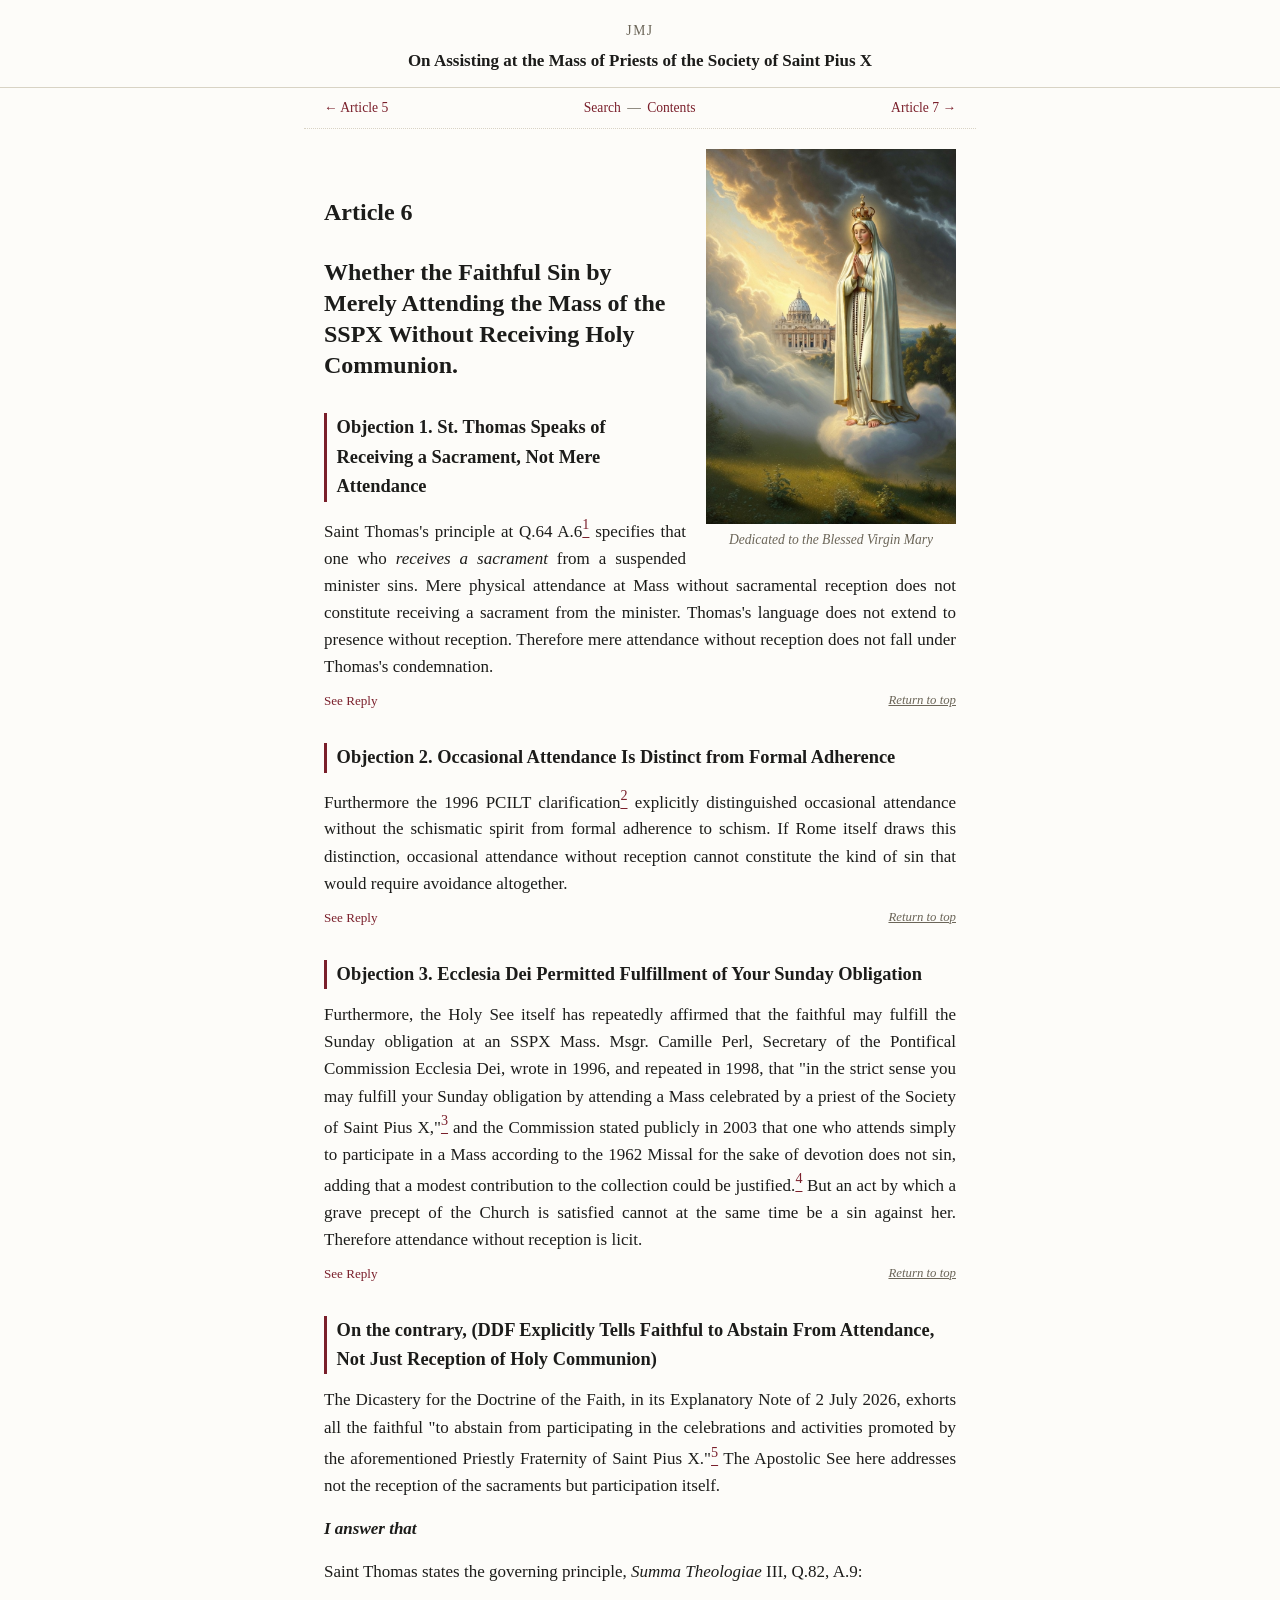
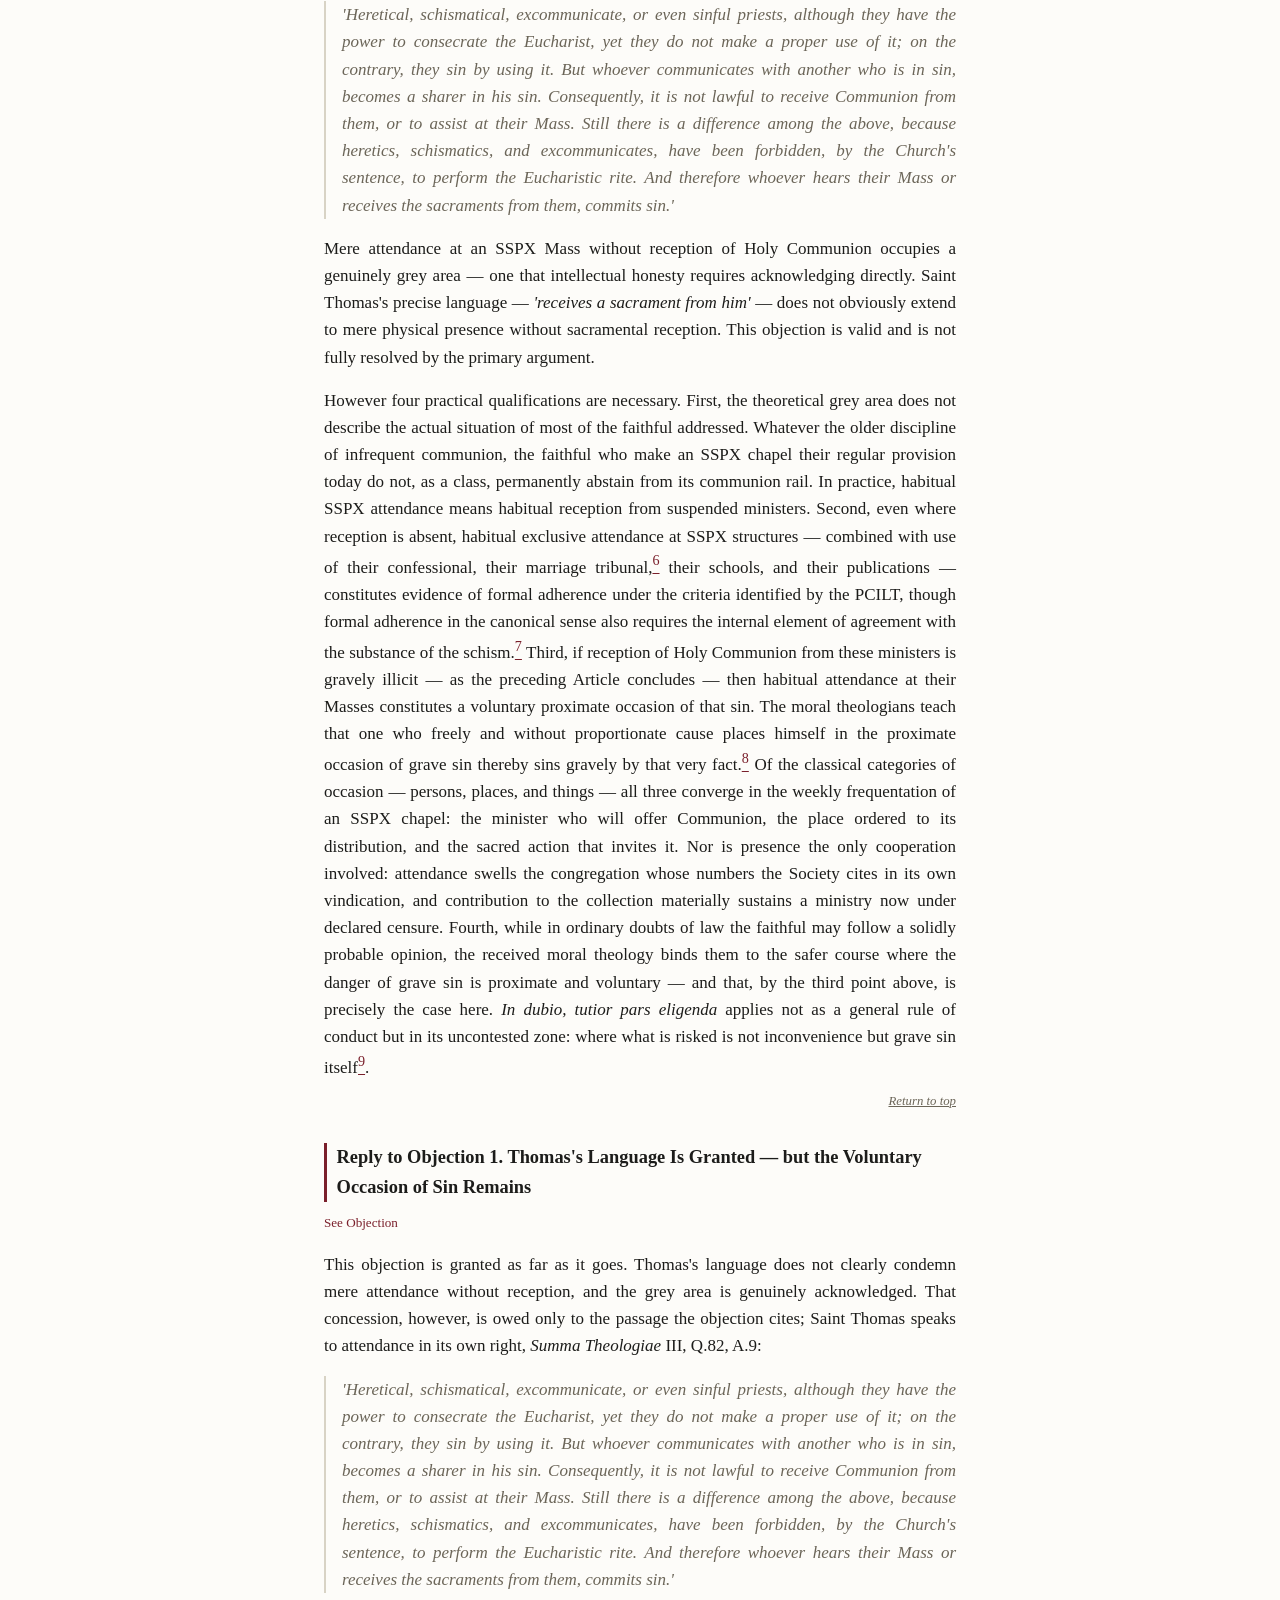
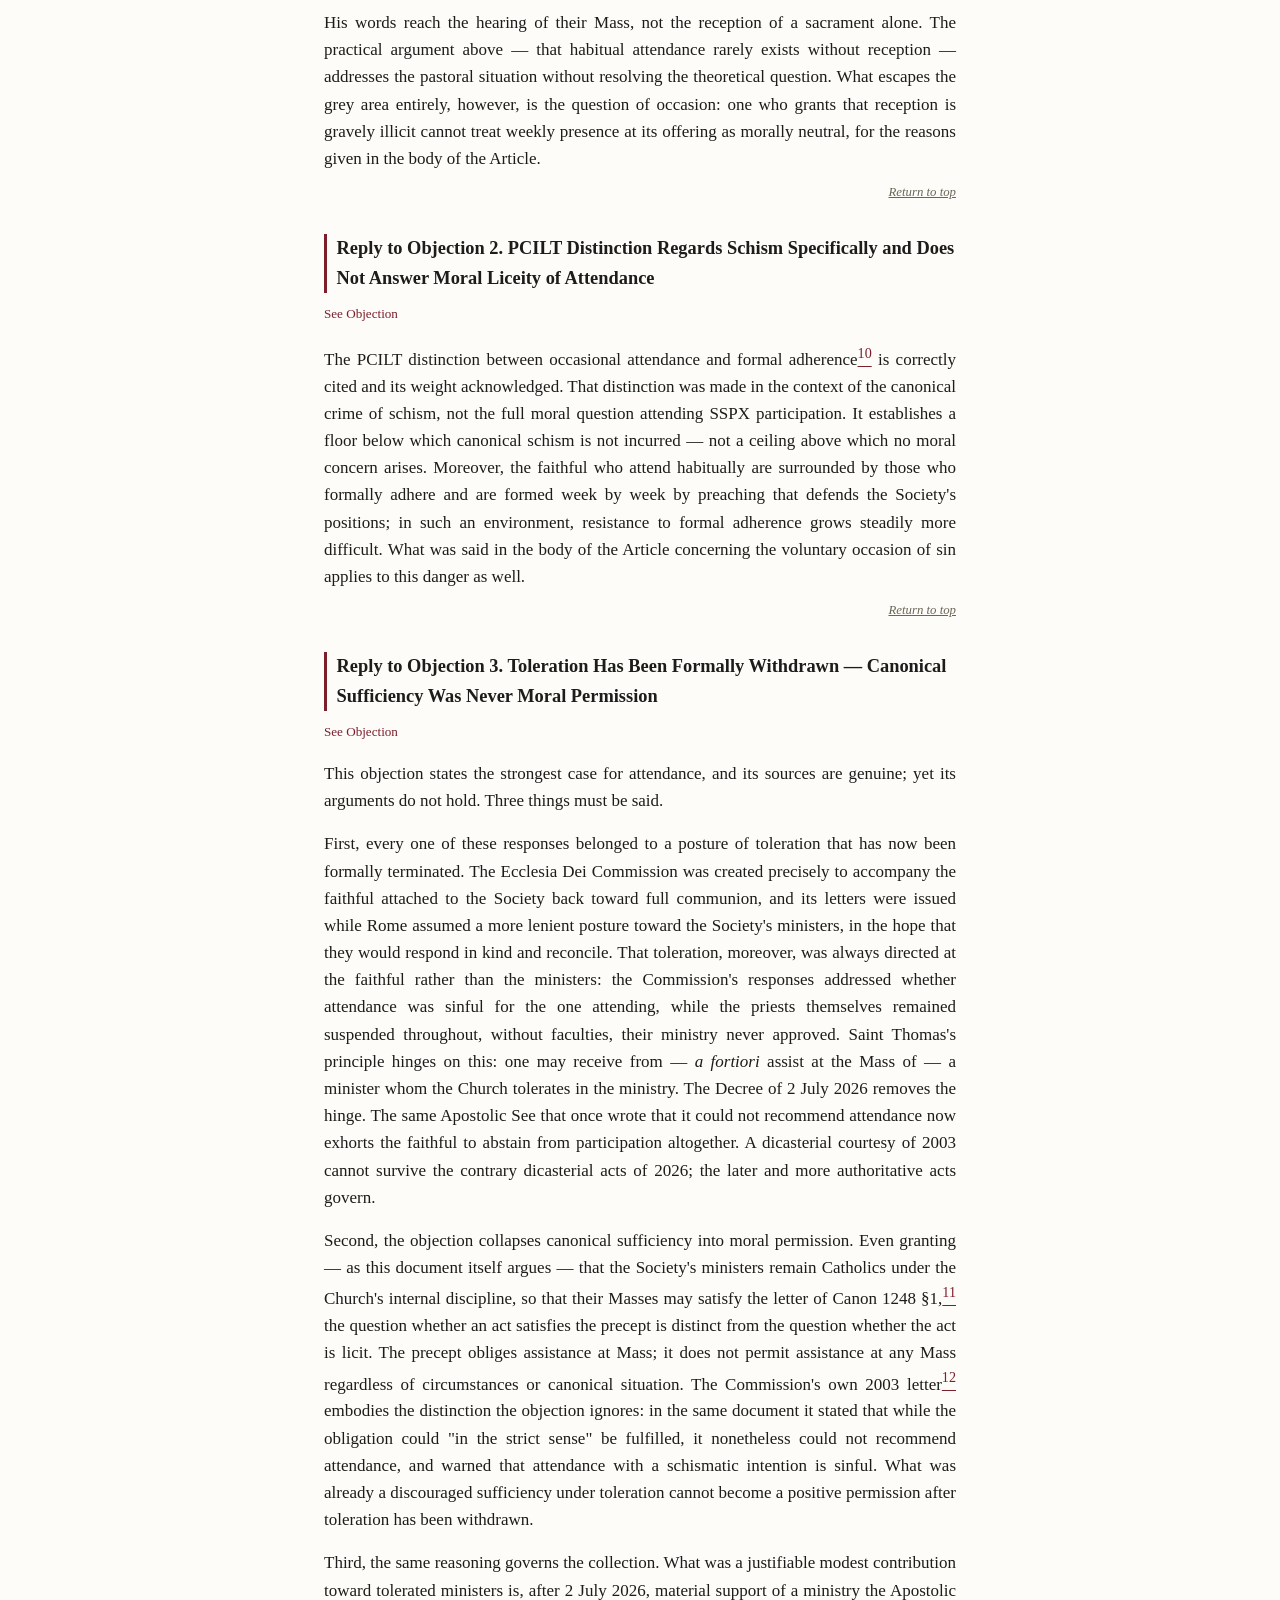
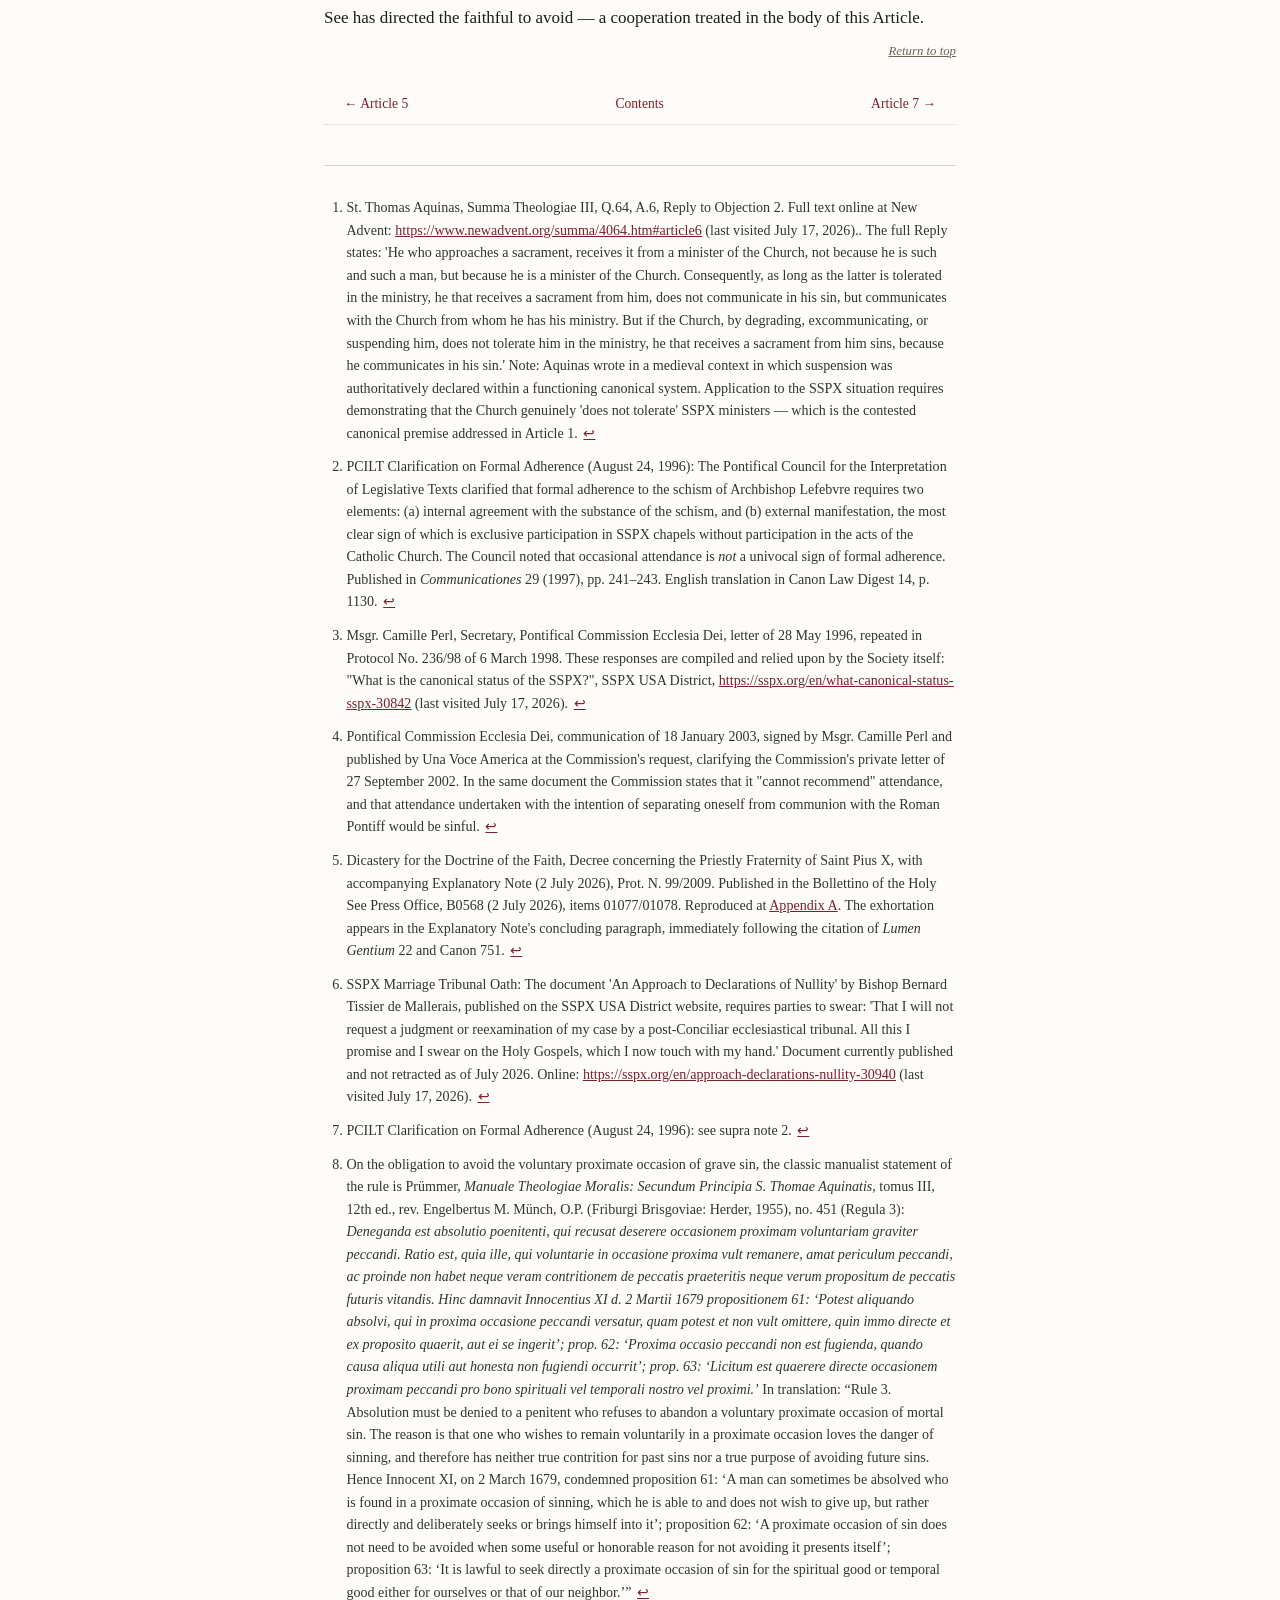
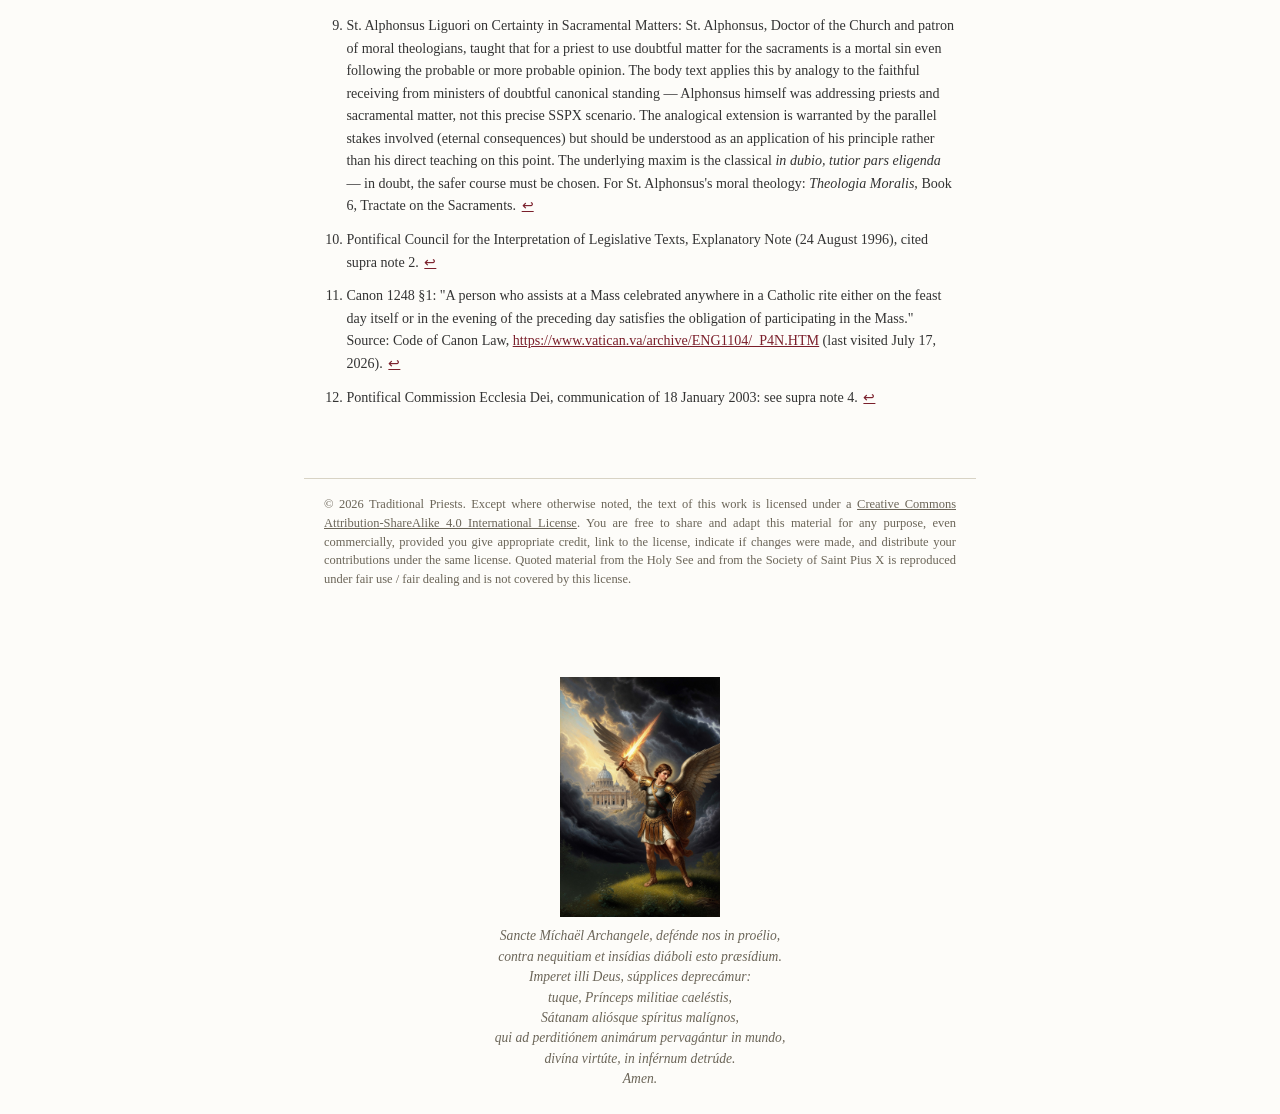
<file: article-6.html>
<!DOCTYPE html>
<html lang="en">
<head>
<meta charset="utf-8">
<meta name="viewport" content="width=device-width, initial-scale=1">
<title>Article 6 &mdash; Quaestio Disputata on the SSPX</title>
<link rel="stylesheet" href="style.css">
<link rel="icon" href="favicon.ico" sizes="any">
<link rel="icon" type="image/png" sizes="32x32" href="favicon-32.png">
<link rel="icon" type="image/png" sizes="16x16" href="favicon-16.png">
<link rel="apple-touch-icon" href="apple-touch-icon.png">
<meta property="og:type" content="website">
<meta property="og:site_name" content="On Assisting at the Mass of Priests of the Society of Saint Pius X">
<meta property="og:title" content="Article 6 &mdash; Quaestio Disputata on the SSPX">
<meta property="og:description" content="A canonical and theological quaestio disputata examining whether the faithful may licitly assist at Masses offered by priests of the Society of Saint Pius X.">
<meta property="og:url" content="https://caniattendsspx.com/article-6.html">
<meta property="og:image" content="https://caniattendsspx.com/Images/og-image.png">
<meta property="og:image:width" content="1200">
<meta property="og:image:height" content="630">
<meta name="twitter:card" content="summary_large_image">
<meta name="twitter:title" content="Article 6 &mdash; Quaestio Disputata on the SSPX">
<meta name="twitter:description" content="A canonical and theological quaestio disputata examining whether the faithful may licitly assist at Masses offered by priests of the Society of Saint Pius X.">
<meta name="twitter:image" content="https://caniattendsspx.com/Images/og-image.png">
</head>
<body>
<header class="site-header">
<p class="jmj">JMJ</p>
<a class="home-link" href="index.html">On Assisting at the Mass of Priests of the Society of Saint Pius X</a>
</header>
<nav class="crumbs"><a href="article-5.html">&larr; Article 5</a><span class="crumbs-center"><a href="search.html">Search</a> <span class="crumbs-sep">&mdash;</span> <a href="index.html">Contents</a></span><a href="article-7.html">Article 7 &rarr;</a></nav>
<div class="dedication-wrap">
<figure class="dedication-figure">
<img class="page-top-image" src="Images/Top%20of%20Page-BVM.jpg" alt="Image of the Blessed Virgin Mary">
<figcaption>Dedicated to the Blessed Virgin Mary</figcaption>
</figure>
</div>
<main class="page">
<h1 class="page-title" id="top">Article 6</h1>
<h1 id="article-6-whether-the-faithful-sin-by-merely-attending-the-mass-of-the-sspx-without-receiving-holy-communion.">Whether the Faithful Sin by Merely Attending the Mass of the SSPX Without Receiving Holy Communion.</h1>
<h2 id="objection-1.-st.-thomas-speaks-of-receiving-a-sacrament-not-mere-attendance">Objection 1. St. Thomas Speaks of Receiving a Sacrament, Not Mere Attendance</h2>
<p>Saint Thomas's principle at Q.64 A.6<a class="footnote-ref" href="#fn1" id="fnref1" role="doc-noteref"><sup>1</sup></a> specifies that one who <em>receives a sacrament</em> from a suspended minister sins. Mere physical attendance at Mass without sacramental reception does not constitute receiving a sacrament from the minister. Thomas's language does not extend to presence without reception. Therefore mere attendance without reception does not fall under Thomas's condemnation.</p>
<p class="return-top split"><a class="jump-link" href="#reply-to-objection-1.-thomass-language-is-granted-but-the-voluntary-occasion-of-sin-remains">See Reply</a><a href="#top">Return to top</a></p>
<h2 id="objection-2.-occasional-attendance-is-distinct-from-formal-adherence">Objection 2. Occasional Attendance Is Distinct from Formal Adherence</h2>
<p>Furthermore the 1996 PCILT clarification<a class="footnote-ref" href="#fn2" id="fnref2" role="doc-noteref"><sup>2</sup></a> explicitly distinguished occasional attendance without the schismatic spirit from formal adherence to schism. If Rome itself draws this distinction, occasional attendance without reception cannot constitute the kind of sin that would require avoidance altogether.</p>
<p class="return-top split"><a class="jump-link" href="#reply-to-objection-2.-pcilt-distinction-regards-schism-specifically-and-does-not-answer-moral-liceity-of-attendance">See Reply</a><a href="#top">Return to top</a></p>
<h2 id="objection-3.-ecclesia-dei-permitted-fulfillment-of-your-sunday-obligation">Objection 3. Ecclesia Dei Permitted Fulfillment of Your Sunday Obligation</h2>
<p>Furthermore, the Holy See itself has repeatedly affirmed that the faithful may fulfill the Sunday obligation at an SSPX Mass. Msgr. Camille Perl, Secretary of the Pontifical Commission Ecclesia Dei, wrote in 1996, and repeated in 1998, that "in the strict sense you may fulfill your Sunday obligation by attending a Mass celebrated by a priest of the Society of Saint Pius X,"<a class="footnote-ref" href="#fn3" id="fnref3" role="doc-noteref"><sup>3</sup></a> and the Commission stated publicly in 2003 that one who attends simply to participate in a Mass according to the 1962 Missal for the sake of devotion does not sin, adding that a modest contribution to the collection could be justified.<a class="footnote-ref" href="#fn4" id="fnref4" role="doc-noteref"><sup>4</sup></a> But an act by which a grave precept of the Church is satisfied cannot at the same time be a sin against her. Therefore attendance without reception is licit.</p>
<p class="return-top split"><a class="jump-link" href="#reply-to-objection-3.-toleration-has-been-formally-withdrawn-canonical-sufficiency-was-never-moral-permission">See Reply</a><a href="#top">Return to top</a></p>
<h2 id="on-the-contrary-ddf-explicitly-tells-faithful-to-abstain-from-attendance-not-just-reception-of-holy-communion">On the contrary, (DDF Explicitly Tells Faithful to Abstain From Attendance, Not Just Reception of Holy Communion)</h2>
<p>The Dicastery for the Doctrine of the Faith, in its Explanatory Note of 2 July 2026, exhorts all the faithful "to abstain from participating in the celebrations and activities promoted by the aforementioned Priestly Fraternity of Saint Pius X."<a class="footnote-ref" href="#fn5" id="fnref5" role="doc-noteref"><sup>5</sup></a> The Apostolic See here addresses not the reception of the sacraments but participation itself.</p>
<p><em><strong>I answer that</strong></em></p>
<p>Saint Thomas states the governing principle, <em>Summa Theologiae</em> III, Q.82, A.9:</p>
<blockquote>
<p><em>'Heretical, schismatical, excommunicate, or even sinful priests, although they have the power to consecrate the Eucharist, yet they do not make a proper use of it; on the contrary, they sin by using it. But whoever communicates with another who is in sin, becomes a sharer in his sin. Consequently, it is not lawful to receive Communion from them, or to assist at their Mass. Still there is a difference among the above, because heretics, schismatics, and excommunicates, have been forbidden, by the Church's sentence, to perform the Eucharistic rite. And therefore whoever hears their Mass or receives the sacraments from them, commits sin.'</em></p>
</blockquote>
<p>Mere attendance at an SSPX Mass without reception of Holy Communion occupies a genuinely grey area — one that intellectual honesty requires acknowledging directly. Saint Thomas's precise language — <em>'receives a sacrament from him'</em> — does not obviously extend to mere physical presence without sacramental reception. This objection is valid and is not fully resolved by the primary argument.</p>
<p>However four practical qualifications are necessary. First, the theoretical grey area does not describe the actual situation of most of the faithful addressed. Whatever the older discipline of infrequent communion, the faithful who make an SSPX chapel their regular provision today do not, as a class, permanently abstain from its communion rail. In practice, habitual SSPX attendance means habitual reception from suspended ministers. Second, even where reception is absent, habitual exclusive attendance at SSPX structures — combined with use of their confessional, their marriage tribunal,<a class="footnote-ref" href="#fn6" id="fnref6" role="doc-noteref"><sup>6</sup></a> their schools, and their publications — constitutes evidence of formal adherence under the criteria identified by the PCILT, though formal adherence in the canonical sense also requires the internal element of agreement with the substance of the schism.<a class="footnote-ref" href="#fn7" id="fnref7" role="doc-noteref"><sup>7</sup></a> Third, if reception of Holy Communion from these ministers is gravely illicit — as the preceding Article concludes — then habitual attendance at their Masses constitutes a voluntary proximate occasion of that sin. The moral theologians teach that one who freely and without proportionate cause places himself in the proximate occasion of grave sin thereby sins gravely by that very fact.<a class="footnote-ref" href="#fn8" id="fnref8" role="doc-noteref"><sup>8</sup></a> Of the classical categories of occasion — persons, places, and things — all three converge in the weekly frequentation of an SSPX chapel: the minister who will offer Communion, the place ordered to its distribution, and the sacred action that invites it. Nor is presence the only cooperation involved: attendance swells the congregation whose numbers the Society cites in its own vindication, and contribution to the collection materially sustains a ministry now under declared censure. Fourth, while in ordinary doubts of law the faithful may follow a solidly probable opinion, the received moral theology binds them to the safer course where the danger of grave sin is proximate and voluntary — and that, by the third point above, is precisely the case here. <em>In dubio, tutior pars eligenda</em> applies not as a general rule of conduct but in its uncontested zone: where what is risked is not inconvenience but grave sin itself<a class="footnote-ref" href="#fn9" id="fnref9" role="doc-noteref"><sup>9</sup></a>.</p>
<p class="return-top"><a href="#top">Return to top</a></p>
<h2 id="reply-to-objection-1.-thomass-language-is-granted-but-the-voluntary-occasion-of-sin-remains">Reply to Objection 1. Thomas's Language Is Granted — but the Voluntary Occasion of Sin Remains</h2>
<p class="xref"><a class="jump-link" href="#objection-1.-st.-thomas-speaks-of-receiving-a-sacrament-not-mere-attendance">See Objection</a></p>
<p>This objection is granted as far as it goes. Thomas's language does not clearly condemn mere attendance without reception, and the grey area is genuinely acknowledged. That concession, however, is owed only to the passage the objection cites; Saint Thomas speaks to attendance in its own right, <em>Summa Theologiae</em> III, Q.82, A.9:</p>
<blockquote>
<p><em>'Heretical, schismatical, excommunicate, or even sinful priests, although they have the power to consecrate the Eucharist, yet they do not make a proper use of it; on the contrary, they sin by using it. But whoever communicates with another who is in sin, becomes a sharer in his sin. Consequently, it is not lawful to receive Communion from them, or to assist at their Mass. Still there is a difference among the above, because heretics, schismatics, and excommunicates, have been forbidden, by the Church's sentence, to perform the Eucharistic rite. And therefore whoever hears their Mass or receives the sacraments from them, commits sin.'</em></p>
</blockquote>
<p>His words reach the hearing of their Mass, not the reception of a sacrament alone. The practical argument above — that habitual attendance rarely exists without reception — addresses the pastoral situation without resolving the theoretical question. What escapes the grey area entirely, however, is the question of occasion: one who grants that reception is gravely illicit cannot treat weekly presence at its offering as morally neutral, for the reasons given in the body of the Article.</p>
<p class="return-top"><a href="#top">Return to top</a></p>
<h2 id="reply-to-objection-2.-pcilt-distinction-regards-schism-specifically-and-does-not-answer-moral-liceity-of-attendance">Reply to Objection 2. PCILT Distinction Regards Schism Specifically and Does Not Answer Moral Liceity of Attendance</h2>
<p class="xref"><a class="jump-link" href="#objection-2.-occasional-attendance-is-distinct-from-formal-adherence">See Objection</a></p>
<p>The PCILT distinction between occasional attendance and formal adherence<a class="footnote-ref" href="#fn10" id="fnref10" role="doc-noteref"><sup>10</sup></a> is correctly cited and its weight acknowledged. That distinction was made in the context of the canonical crime of schism, not the full moral question attending SSPX participation. It establishes a floor below which canonical schism is not incurred — not a ceiling above which no moral concern arises. Moreover, the faithful who attend habitually are surrounded by those who formally adhere and are formed week by week by preaching that defends the Society's positions; in such an environment, resistance to formal adherence grows steadily more difficult. What was said in the body of the Article concerning the voluntary occasion of sin applies to this danger as well.</p>
<p class="return-top"><a href="#top">Return to top</a></p>
<h2 id="reply-to-objection-3.-toleration-has-been-formally-withdrawn-canonical-sufficiency-was-never-moral-permission">Reply to Objection 3. Toleration Has Been Formally Withdrawn — Canonical Sufficiency Was Never Moral Permission</h2>
<p class="xref"><a class="jump-link" href="#objection-3.-ecclesia-dei-permitted-fulfillment-of-your-sunday-obligation">See Objection</a></p>
<p>This objection states the strongest case for attendance, and its sources are genuine; yet its arguments do not hold. Three things must be said.</p>
<p>First, every one of these responses belonged to a posture of toleration that has now been formally terminated. The Ecclesia Dei Commission was created precisely to accompany the faithful attached to the Society back toward full communion, and its letters were issued while Rome assumed a more lenient posture toward the Society's ministers, in the hope that they would respond in kind and reconcile. That toleration, moreover, was always directed at the faithful rather than the ministers: the Commission's responses addressed whether attendance was sinful for the one attending, while the priests themselves remained suspended throughout, without faculties, their ministry never approved. Saint Thomas's principle hinges on this: one may receive from — <em>a fortiori</em> assist at the Mass of — a minister whom the Church tolerates in the ministry. The Decree of 2 July 2026 removes the hinge. The same Apostolic See that once wrote that it could not recommend attendance now exhorts the faithful to abstain from participation altogether. A dicasterial courtesy of 2003 cannot survive the contrary dicasterial acts of 2026; the later and more authoritative acts govern.</p>
<p>Second, the objection collapses canonical sufficiency into moral permission. Even granting — as this document itself argues — that the Society's ministers remain Catholics under the Church's internal discipline, so that their Masses may satisfy the letter of Canon 1248 §1,<a class="footnote-ref" href="#fn11" id="fnref11" role="doc-noteref"><sup>11</sup></a> the question whether an act satisfies the precept is distinct from the question whether the act is licit. The precept obliges assistance at Mass; it does not permit assistance at any Mass regardless of circumstances or canonical situation. The Commission's own 2003 letter<a class="footnote-ref" href="#fn12" id="fnref12" role="doc-noteref"><sup>12</sup></a> embodies the distinction the objection ignores: in the same document it stated that while the obligation could "in the strict sense" be fulfilled, it nonetheless could not recommend attendance, and warned that attendance with a schismatic intention is sinful. What was already a discouraged sufficiency under toleration cannot become a positive permission after toleration has been withdrawn.</p>
<p>Third, the same reasoning governs the collection. What was a justifiable modest contribution toward tolerated ministers is, after 2 July 2026, material support of a ministry the Apostolic See has directed the faithful to avoid — a cooperation treated in the body of this Article.</p>
<p class="return-top"><a href="#top">Return to top</a></p>
<nav class="crumbs"><a href="article-5.html">&larr; Article 5</a><a href="index.html">Contents</a><a href="article-7.html">Article 7 &rarr;</a></nav>
<section class="footnotes" aria-label="Footnotes"><ol><li id="fn1"><p>St. Thomas Aquinas, Summa Theologiae III, Q.64, A.6, Reply to Objection 2. Full text online at New Advent: <a href="https://www.newadvent.org/summa/4064.htm#article6"><u>https://www.newadvent.org/summa/4064.htm#article6</u></a> (last visited July 17, 2026).. The full Reply states: 'He who approaches a sacrament, receives it from a minister of the Church, not because he is such and such a man, but because he is a minister of the Church. Consequently, as long as the latter is tolerated in the ministry, he that receives a sacrament from him, does not communicate in his sin, but communicates with the Church from whom he has his ministry. But if the Church, by degrading, excommunicating, or suspending him, does not tolerate him in the ministry, he that receives a sacrament from him sins, because he communicates in his sin.' Note: Aquinas wrote in a medieval context in which suspension was authoritatively declared within a functioning canonical system. Application to the SSPX situation requires demonstrating that the Church genuinely 'does not tolerate' SSPX ministers — which is the contested canonical premise addressed in Article 1.<a class="footnote-back" href="#fnref1" role="doc-backlink">↩︎</a></p></li>
<li id="fn2"><p>PCILT Clarification on Formal Adherence (August 24, 1996): The Pontifical Council for the Interpretation of Legislative Texts clarified that formal adherence to the schism of Archbishop Lefebvre requires two elements: (a) internal agreement with the substance of the schism, and (b) external manifestation, the most clear sign of which is exclusive participation in SSPX chapels without participation in the acts of the Catholic Church. The Council noted that occasional attendance is <em>not</em> a univocal sign of formal adherence. Published in <em>Communicationes</em> 29 (1997), pp. 241–243. English translation in Canon Law Digest 14, p. 1130.<a class="footnote-back" href="#fnref2" role="doc-backlink">↩︎</a></p></li>
<li id="fn3"><p>Msgr. Camille Perl, Secretary, Pontifical Commission Ecclesia Dei, letter of 28 May 1996, repeated in Protocol No. 236/98 of 6 March 1998. These responses are compiled and relied upon by the Society itself: "What is the canonical status of the SSPX?", SSPX USA District, <a href="https://sspx.org/en/what-canonical-status-sspx-30842"><u>https://sspx.org/en/what-canonical-status-sspx-30842</u></a> (last visited July 17, 2026).<a class="footnote-back" href="#fnref3" role="doc-backlink">↩︎</a></p></li>
<li id="fn4"><p>Pontifical Commission Ecclesia Dei, communication of 18 January 2003, signed by Msgr. Camille Perl and published by Una Voce America at the Commission's request, clarifying the Commission's private letter of 27 September 2002. In the same document the Commission states that it "cannot recommend" attendance, and that attendance undertaken with the intention of separating oneself from communion with the Roman Pontiff would be sinful.<a class="footnote-back" href="#fnref4" role="doc-backlink">↩︎</a></p></li>
<li id="fn5"><p>Dicastery for the Doctrine of the Faith, Decree concerning the Priestly Fraternity of Saint Pius X, with accompanying Explanatory Note (2 July 2026), Prot. N. 99/2009. Published in the Bollettino of the Holy See Press Office, B0568 (2 July 2026), items 01077/01078. Reproduced at <a href="appendix-a.html">Appendix A</a>. The exhortation appears in the Explanatory Note's concluding paragraph, immediately following the citation of <em>Lumen Gentium</em> 22 and Canon 751.<a class="footnote-back" href="#fnref5" role="doc-backlink">↩︎</a></p></li>
<li id="fn6"><p>SSPX Marriage Tribunal Oath: The document 'An Approach to Declarations of Nullity' by Bishop Bernard Tissier de Mallerais, published on the SSPX USA District website, requires parties to swear: 'That I will not request a judgment or reexamination of my case by a post-Conciliar ecclesiastical tribunal. All this I promise and I swear on the Holy Gospels, which I now touch with my hand.' Document currently published and not retracted as of July 2026. Online: <a href="https://sspx.org/en/approach-declarations-nullity-30940"><u>https://sspx.org/en/approach-declarations-nullity-30940</u></a> (last visited July 17, 2026).<a class="footnote-back" href="#fnref6" role="doc-backlink">↩︎</a></p></li>
<li id="fn7"><p>PCILT Clarification on Formal Adherence (August 24, 1996): see supra note 2.<a class="footnote-back" href="#fnref7" role="doc-backlink">↩︎</a></p></li>
<li id="fn8"><p>On the obligation to avoid the voluntary proximate occasion of grave sin, the classic manualist statement of the rule is Prümmer, <em>Manuale Theologiae Moralis: Secundum Principia S. Thomae Aquinatis</em>, tomus III, 12th ed., rev. Engelbertus M. Münch, O.P. (Friburgi Brisgoviae: Herder, 1955), no. 451 (Regula 3): <em>Deneganda est absolutio poenitenti, qui recusat deserere occasionem proximam voluntariam graviter peccandi. Ratio est, quia ille, qui voluntarie in occasione proxima vult remanere, amat periculum peccandi, ac proinde non habet neque veram contritionem de peccatis praeteritis neque verum propositum de peccatis futuris vitandis. Hinc damnavit Innocentius XI d. 2 Martii 1679 propositionem 61: ‘Potest aliquando absolvi, qui in proxima occasione peccandi versatur, quam potest et non vult omittere, quin immo directe et ex proposito quaerit, aut ei se ingerit’; prop. 62: ‘Proxima occasio peccandi non est fugienda, quando causa aliqua utili aut honesta non fugiendi occurrit’; prop. 63: ‘Licitum est quaerere directe occasionem proximam peccandi pro bono spirituali vel temporali nostro vel proximi.’</em> In translation: “Rule 3. Absolution must be denied to a penitent who refuses to abandon a voluntary proximate occasion of mortal sin. The reason is that one who wishes to remain voluntarily in a proximate occasion loves the danger of sinning, and therefore has neither true contrition for past sins nor a true purpose of avoiding future sins. Hence Innocent XI, on 2 March 1679, condemned proposition 61: ‘A man can sometimes be absolved who is found in a proximate occasion of sinning, which he is able to and does not wish to give up, but rather directly and deliberately seeks or brings himself into it’; proposition 62: ‘A proximate occasion of sin does not need to be avoided when some useful or honorable reason for not avoiding it presents itself’; proposition 63: ‘It is lawful to seek directly a proximate occasion of sin for the spiritual good or temporal good either for ourselves or that of our neighbor.’”<a class="footnote-back" href="#fnref8" role="doc-backlink">↩︎</a></p></li>
<li id="fn9"><p>St. Alphonsus Liguori on Certainty in Sacramental Matters: St. Alphonsus, Doctor of the Church and patron of moral theologians, taught that for a priest to use doubtful matter for the sacraments is a mortal sin even following the probable or more probable opinion. The body text applies this by analogy to the faithful receiving from ministers of doubtful canonical standing — Alphonsus himself was addressing priests and sacramental matter, not this precise SSPX scenario. The analogical extension is warranted by the parallel stakes involved (eternal consequences) but should be understood as an application of his principle rather than his direct teaching on this point. The underlying maxim is the classical <em>in dubio, tutior pars eligenda</em> — in doubt, the safer course must be chosen. For St. Alphonsus's moral theology: <em>Theologia Moralis</em>, Book 6, Tractate on the Sacraments.<a class="footnote-back" href="#fnref9" role="doc-backlink">↩︎</a></p></li>
<li id="fn10"><p>Pontifical Council for the Interpretation of Legislative Texts, Explanatory Note (24 August 1996), cited supra note 2.<a class="footnote-back" href="#fnref10" role="doc-backlink">↩︎</a></p></li>
<li id="fn11"><p>Canon 1248 §1: "A person who assists at a Mass celebrated anywhere in a Catholic rite either on the feast day itself or in the evening of the preceding day satisfies the obligation of participating in the Mass." Source: Code of Canon Law, <a href="https://www.vatican.va/archive/ENG1104/_P4N.HTM"><u>https://www.vatican.va/archive/ENG1104/_P4N.HTM</u></a> (last visited July 17, 2026).<a class="footnote-back" href="#fnref11" role="doc-backlink">↩︎</a></p></li>
<li id="fn12"><p>Pontifical Commission Ecclesia Dei, communication of 18 January 2003: see supra note 4.<a class="footnote-back" href="#fnref12" role="doc-backlink">↩︎</a></p></li></ol></section>
</main>
<footer class="site-footer">
<p>&copy; 2026 Traditional Priests. Except where otherwise noted, the text of this work
is licensed under a <a rel="license" href="https://creativecommons.org/licenses/by-sa/4.0/">
Creative Commons Attribution-ShareAlike 4.0 International License</a>. You are free to
share and adapt this material for any purpose, even commercially, provided you give
appropriate credit, link to the license, indicate if changes were made, and distribute
your contributions under the same license. Quoted material from the Holy See and from
the Society of Saint Pius X is reproduced under fair use / fair dealing and is not
covered by this license.</p>
</footer>
<img class="page-bottom-image" src="Images/Bottom%20of%20Page-StMtA.jpg" alt="Saint Michael the Archangel">
<p class="st-michael-prayer">
Sancte Míchaël Archangele, defénde nos in proélio,<br>
contra nequitiam et insídias diáboli esto præsídium.<br>
Imperet illi Deus, súpplices deprecámur:<br>
tuque, Prínceps militiae caeléstis,<br>
Sátanam aliósque spíritus malígnos,<br>
qui ad perditiónem animárum pervagántur in mundo,<br>
divína virtúte, in inférnum detrúde.<br>
Amen.
</p>
</body>
</html>
</file>
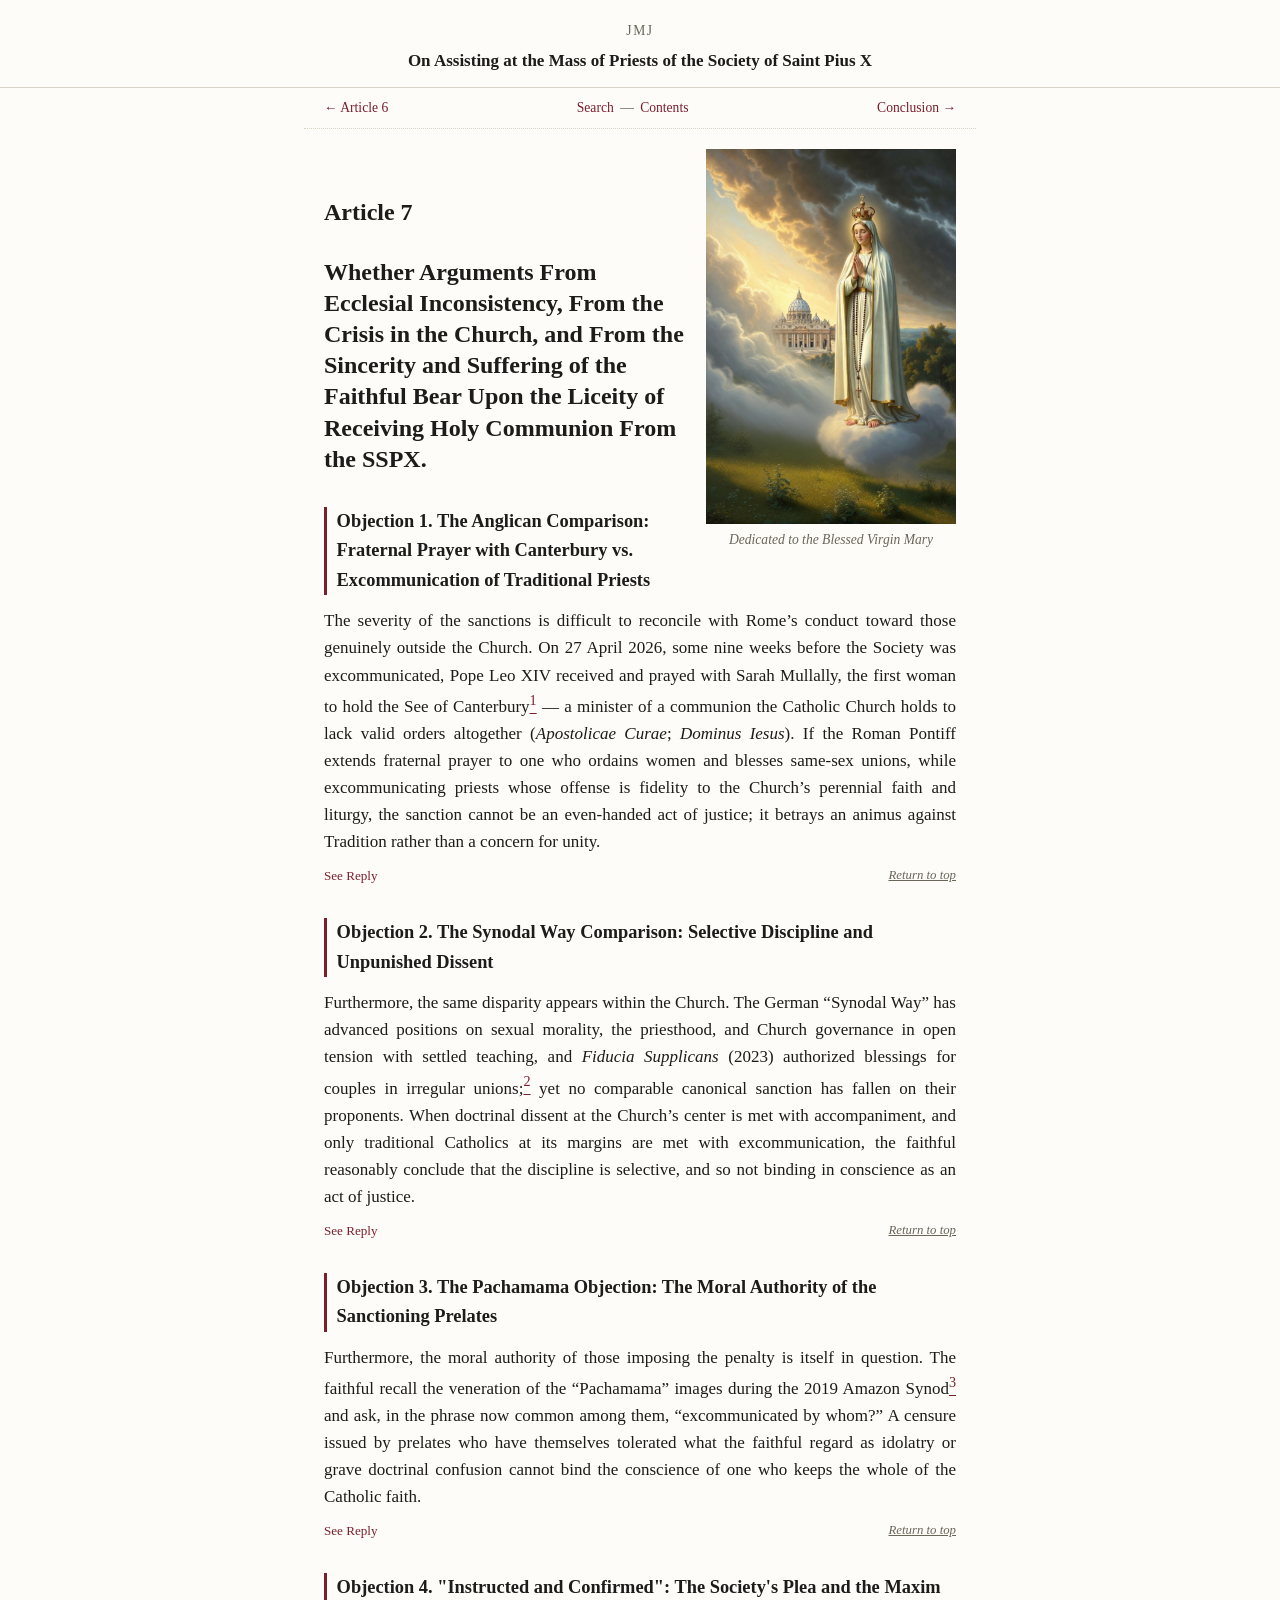
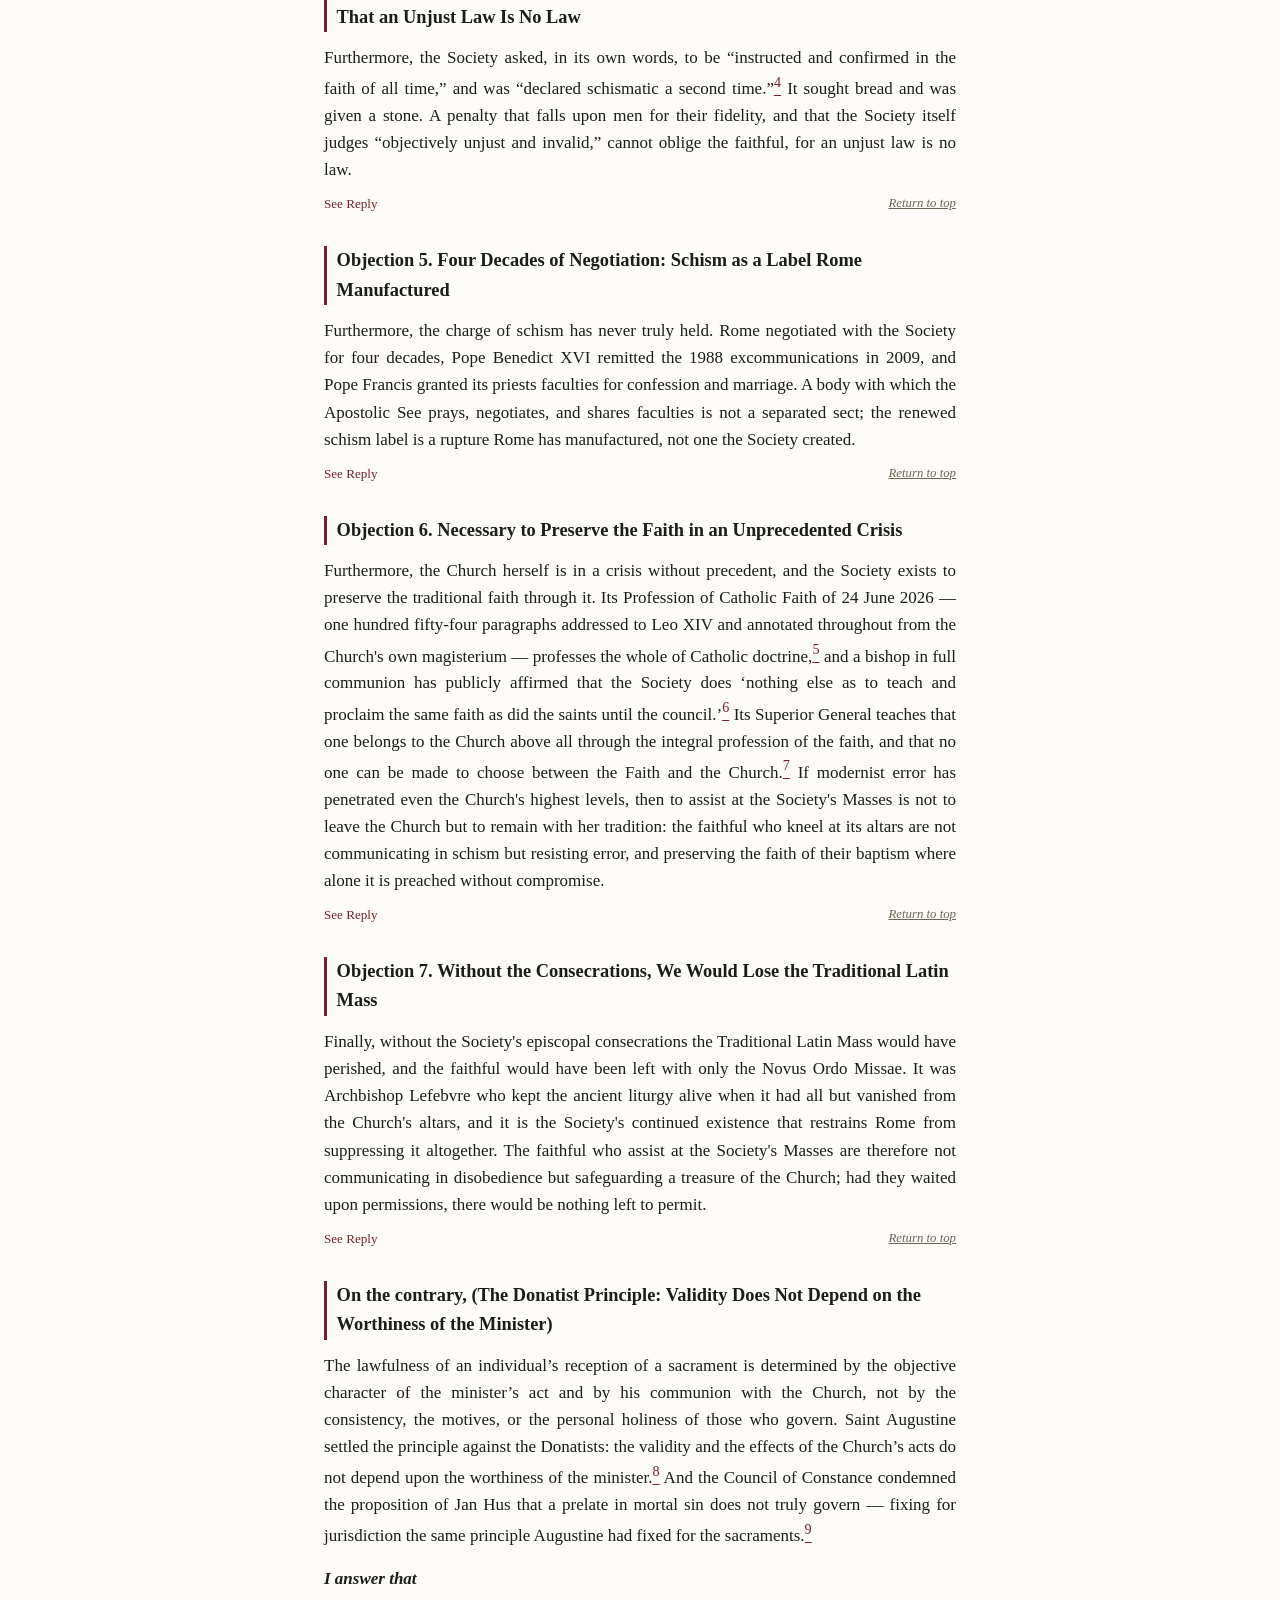
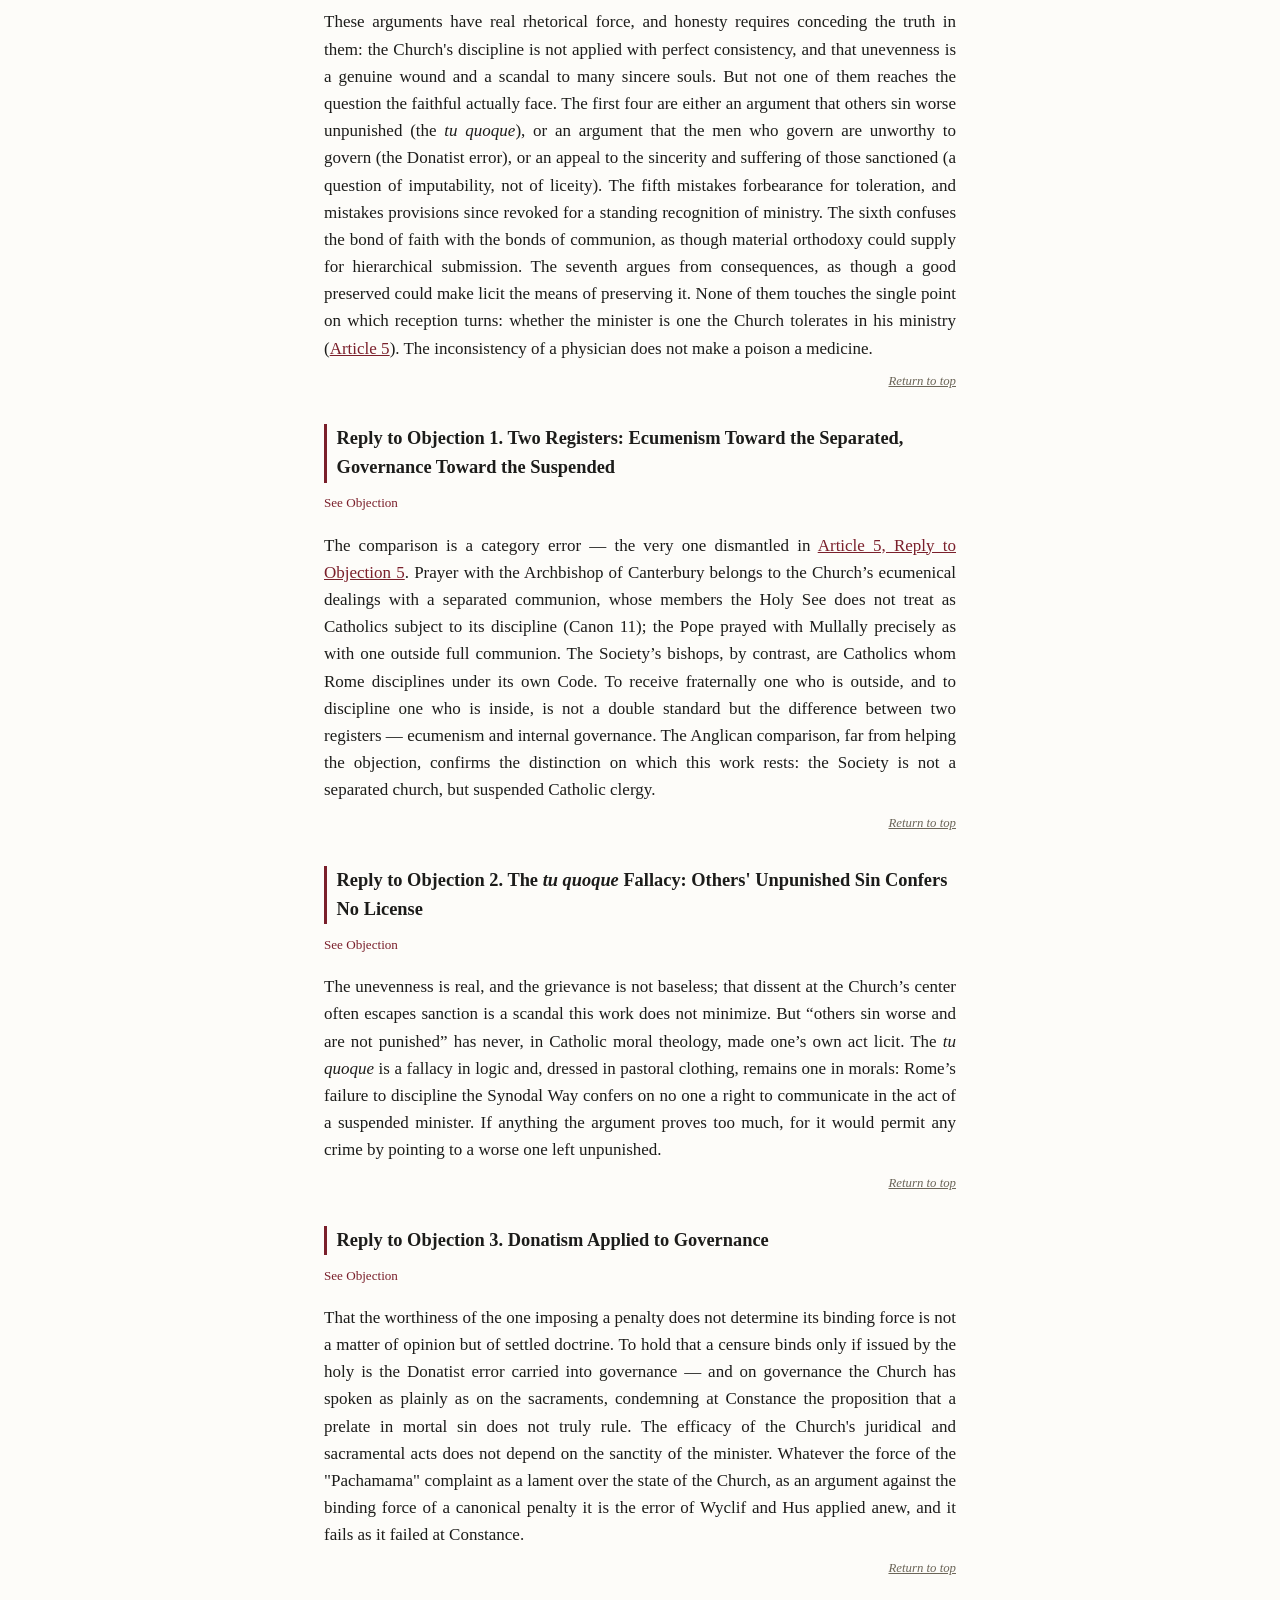
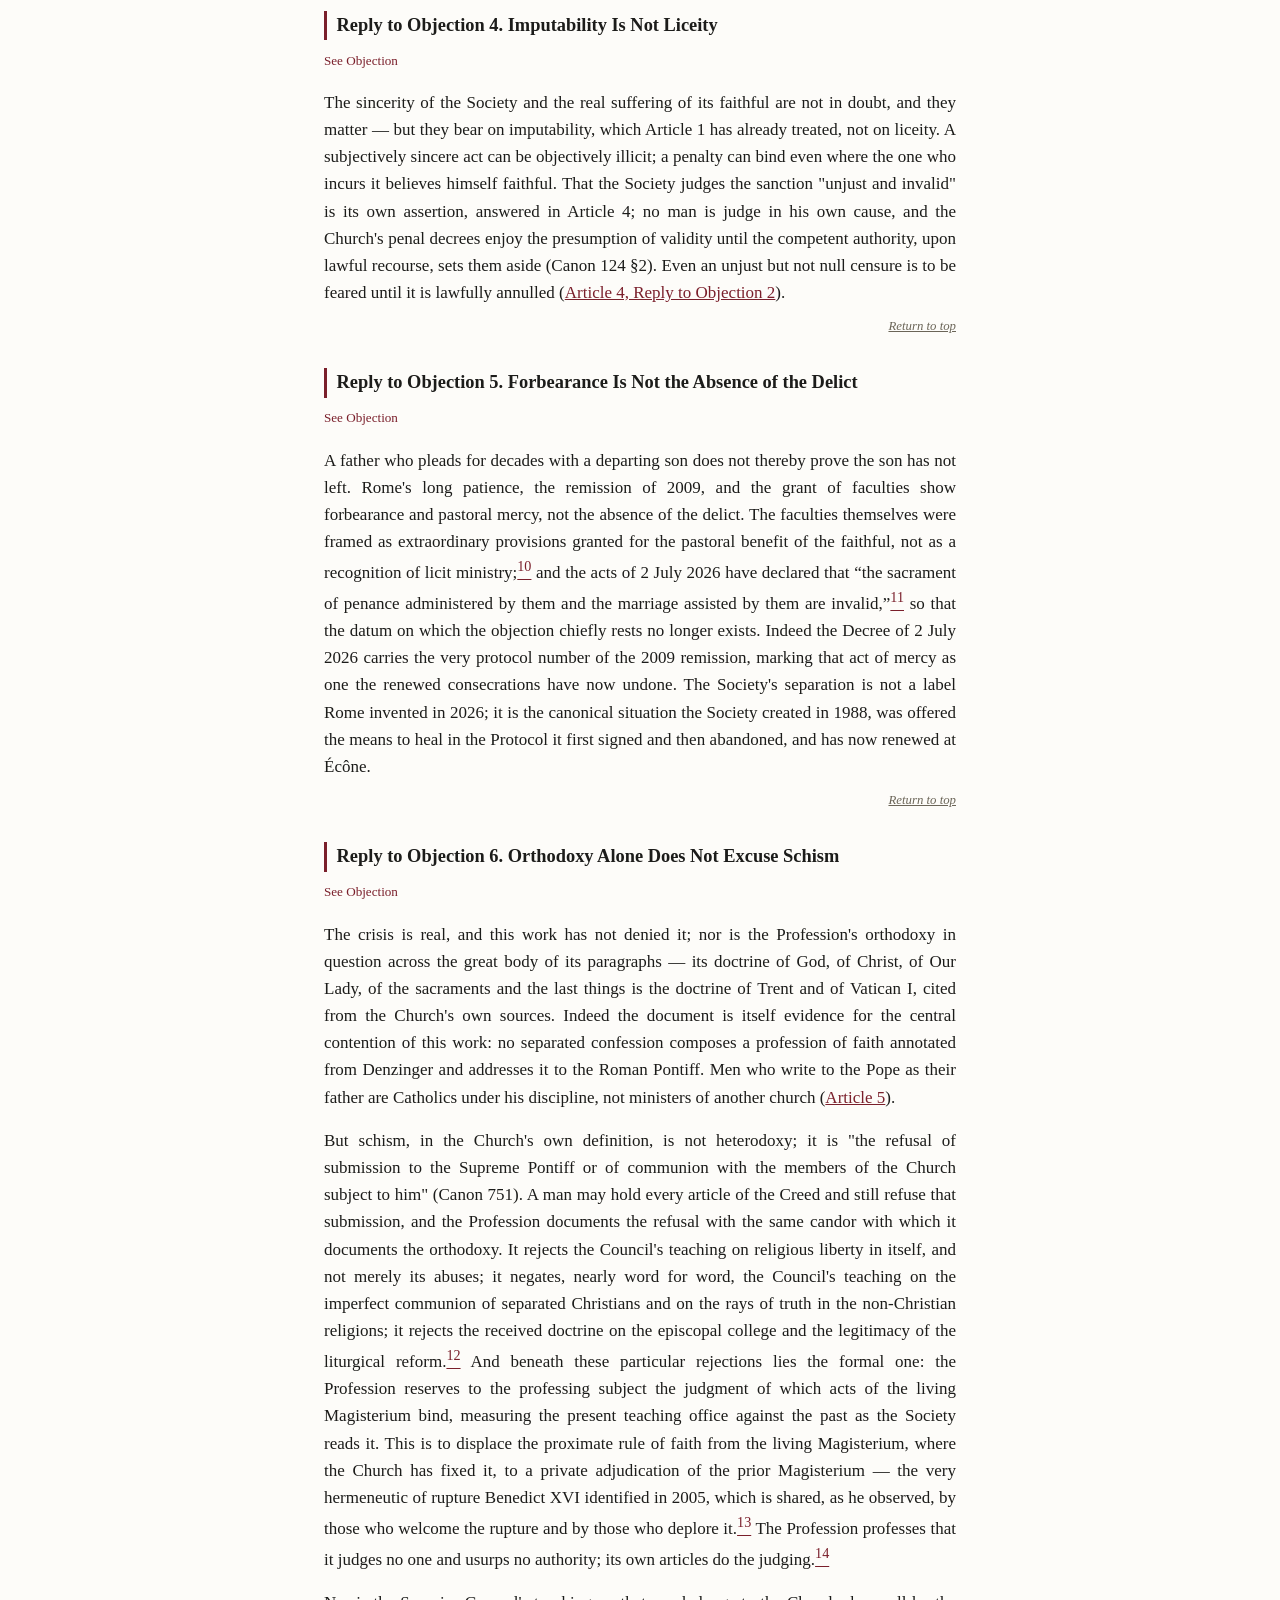
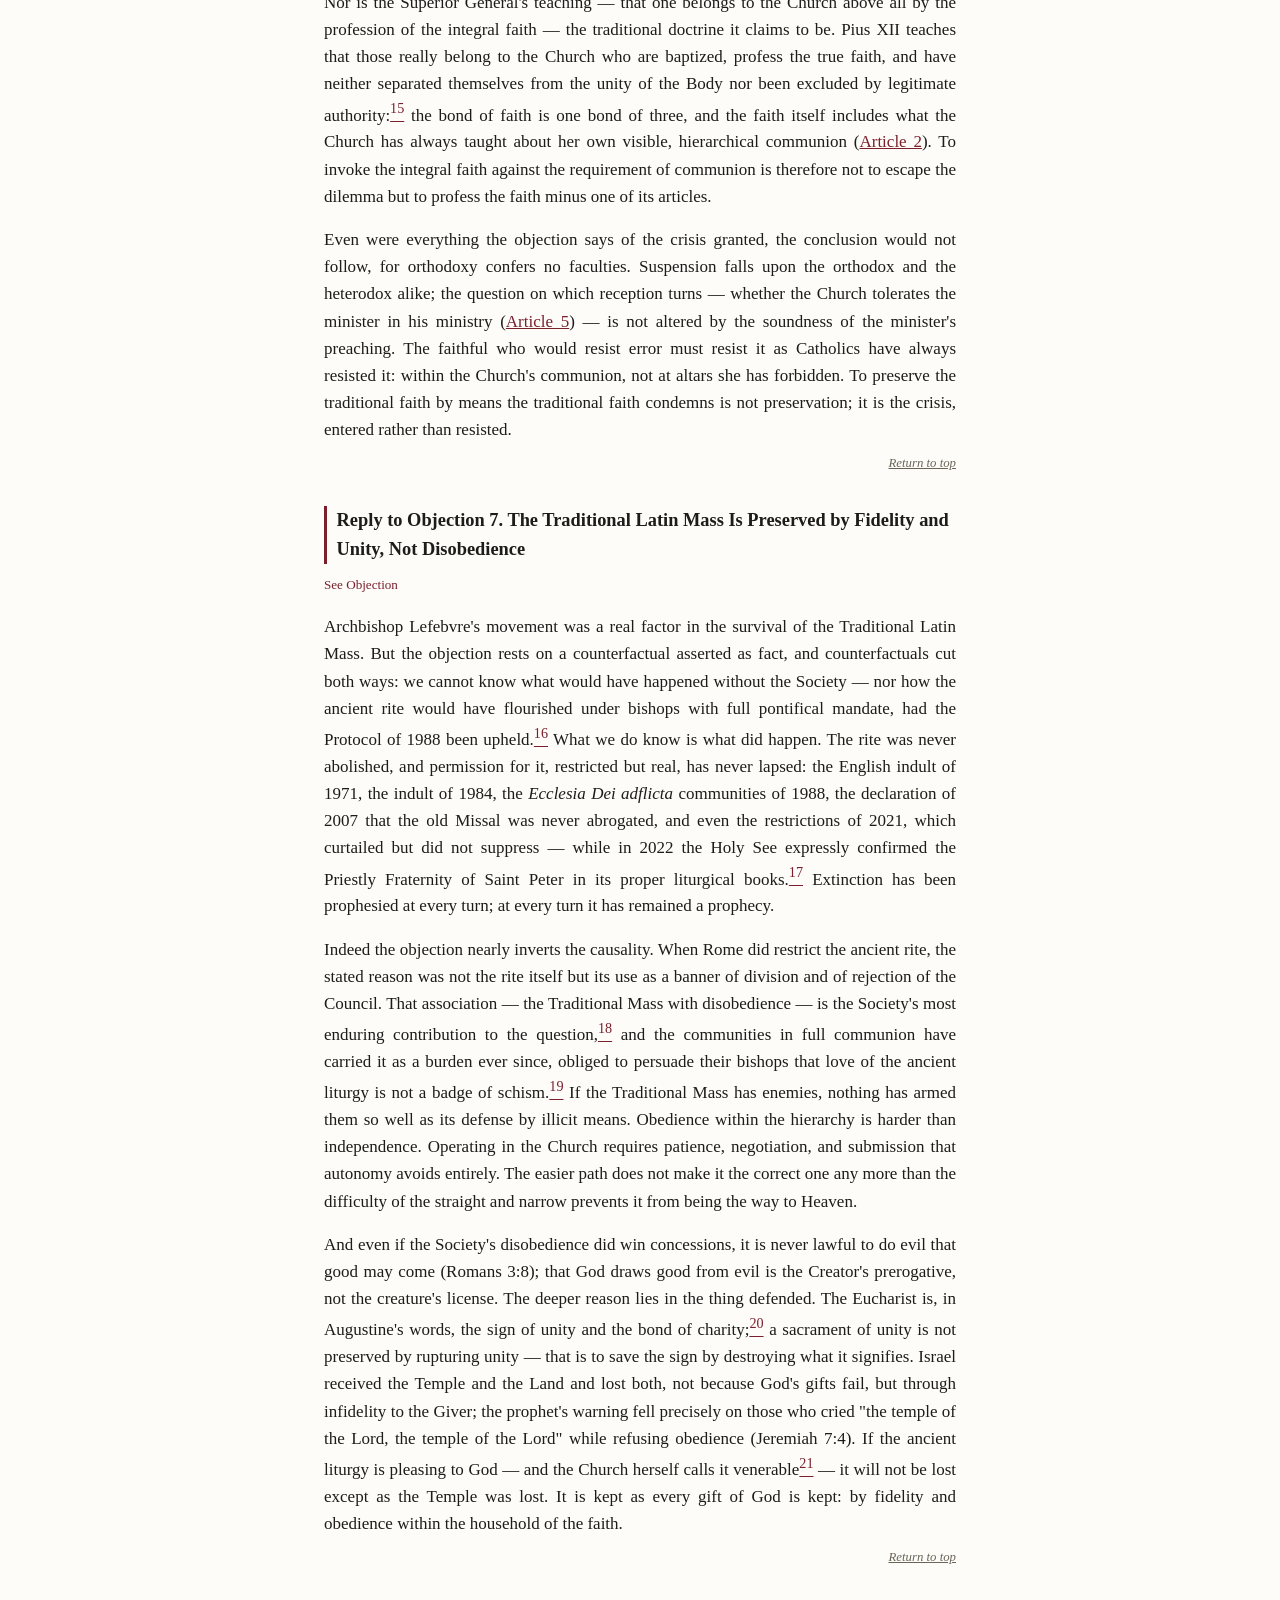
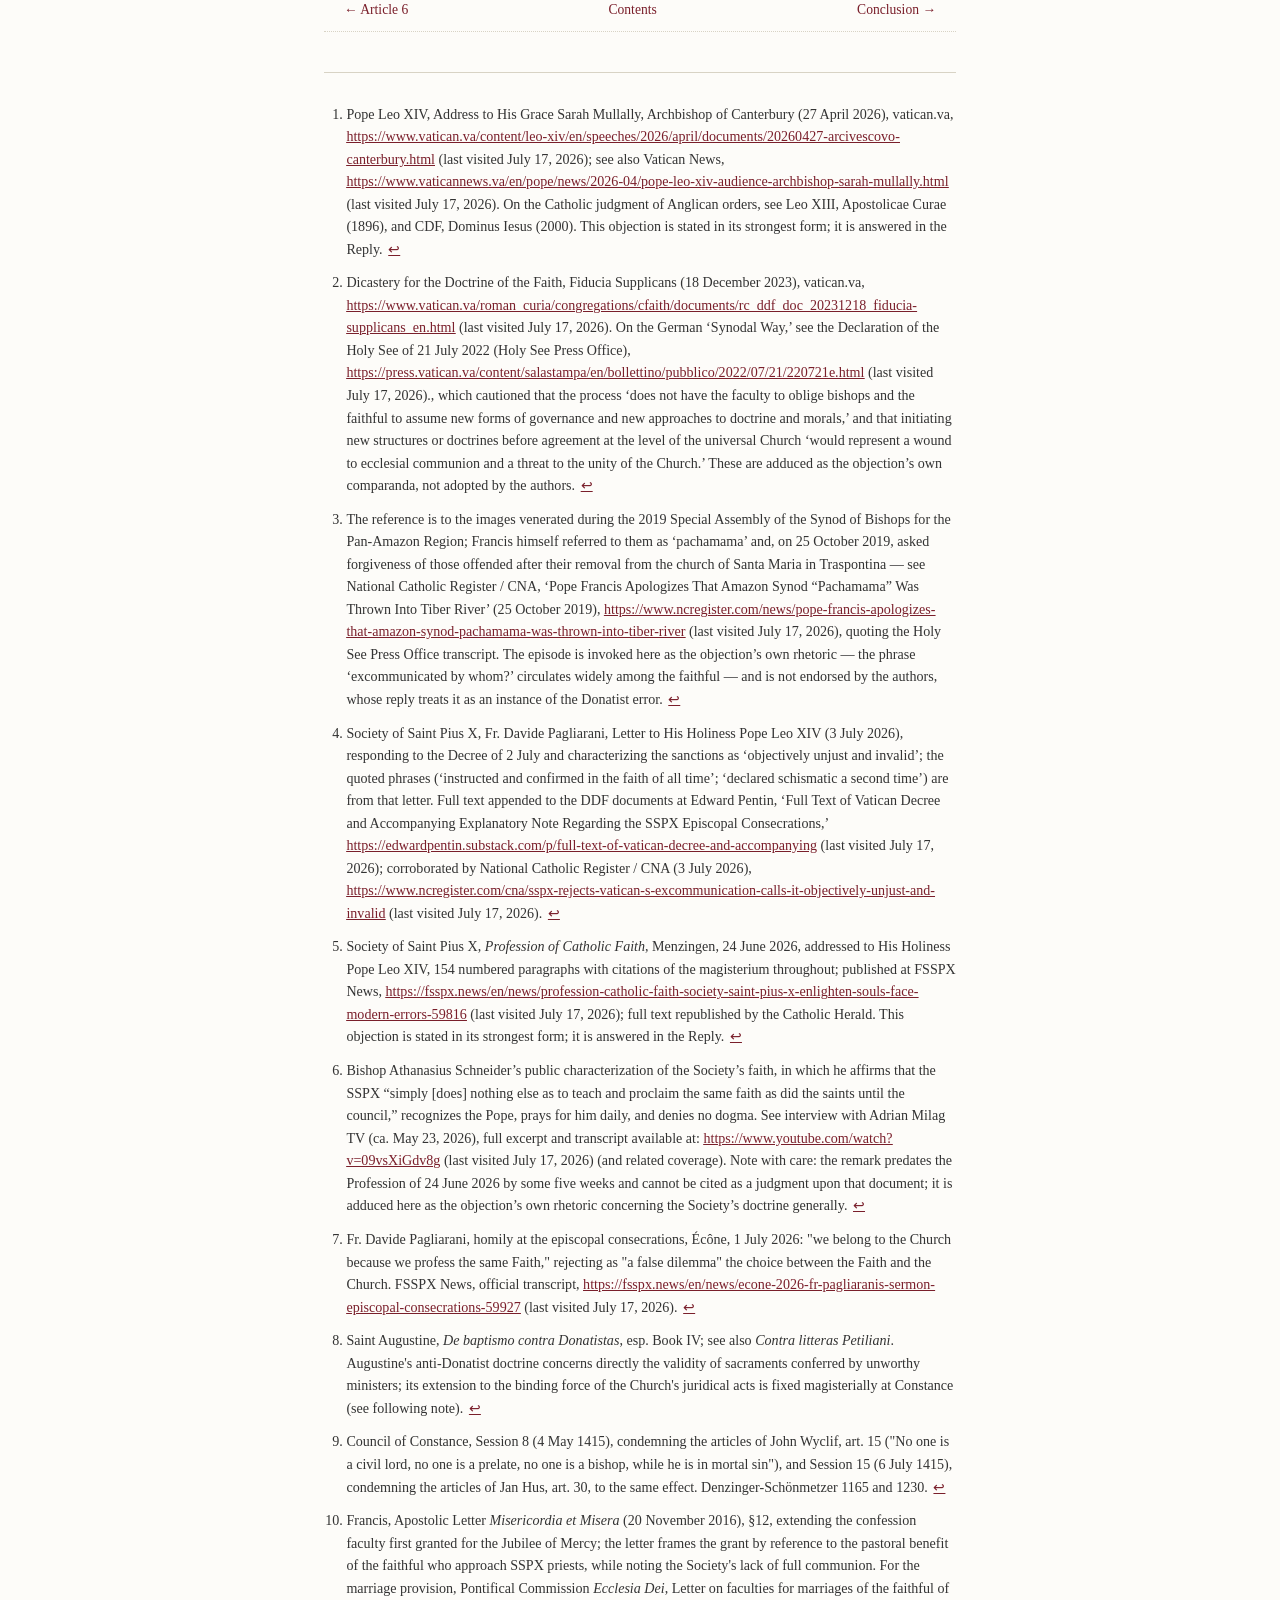
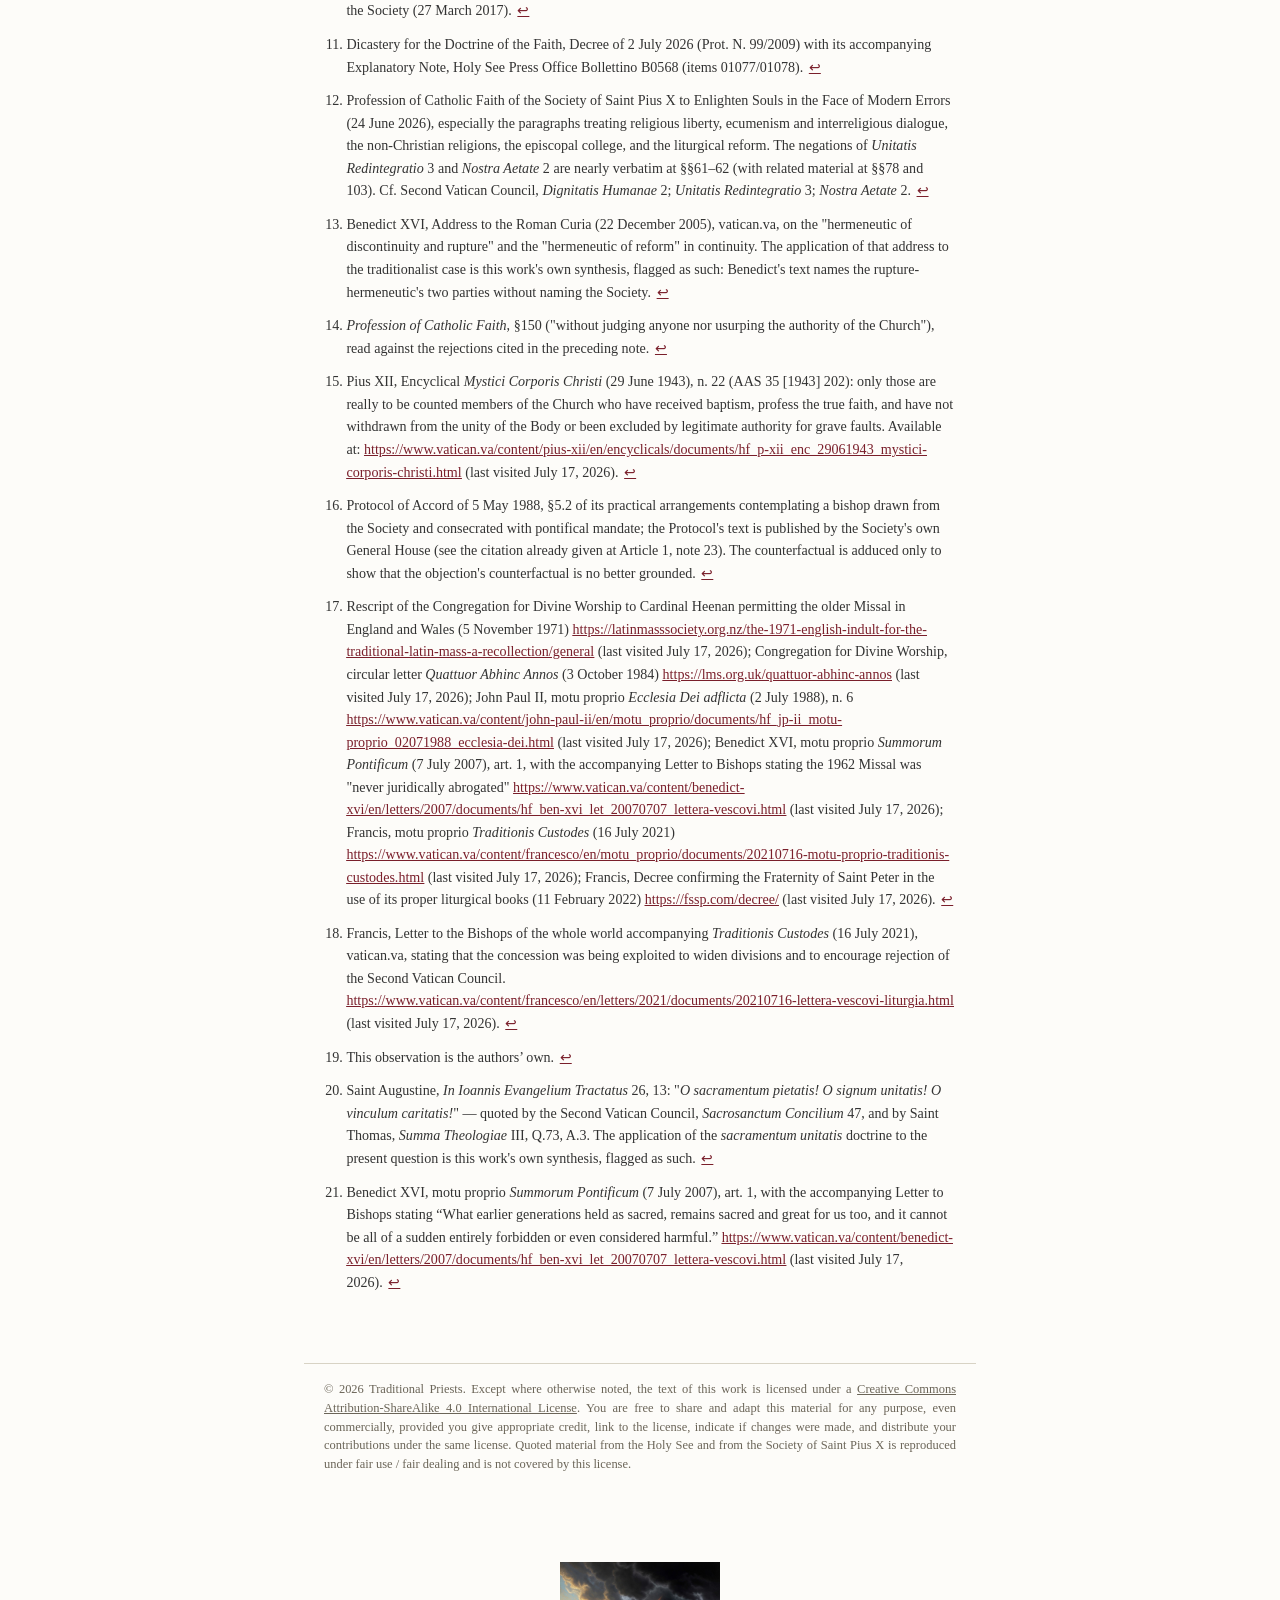
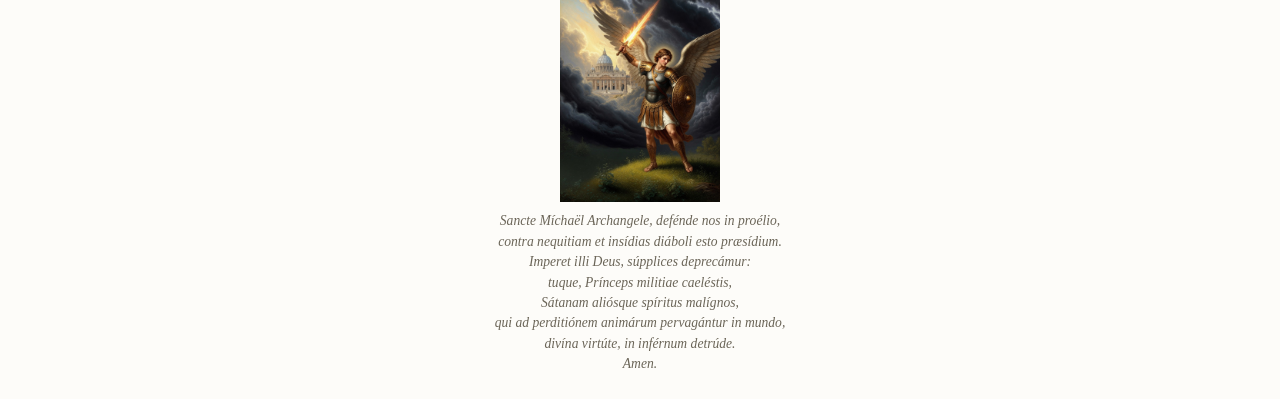
<file: article-7.html>
<!DOCTYPE html>
<html lang="en">
<head>
<meta charset="utf-8">
<meta name="viewport" content="width=device-width, initial-scale=1">
<title>Article 7 &mdash; Quaestio Disputata on the SSPX</title>
<link rel="stylesheet" href="style.css">
<link rel="icon" href="favicon.ico" sizes="any">
<link rel="icon" type="image/png" sizes="32x32" href="favicon-32.png">
<link rel="icon" type="image/png" sizes="16x16" href="favicon-16.png">
<link rel="apple-touch-icon" href="apple-touch-icon.png">
<meta property="og:type" content="website">
<meta property="og:site_name" content="On Assisting at the Mass of Priests of the Society of Saint Pius X">
<meta property="og:title" content="Article 7 &mdash; Quaestio Disputata on the SSPX">
<meta property="og:description" content="A canonical and theological quaestio disputata examining whether the faithful may licitly assist at Masses offered by priests of the Society of Saint Pius X.">
<meta property="og:url" content="https://caniattendsspx.com/article-7.html">
<meta property="og:image" content="https://caniattendsspx.com/Images/og-image.png">
<meta property="og:image:width" content="1200">
<meta property="og:image:height" content="630">
<meta name="twitter:card" content="summary_large_image">
<meta name="twitter:title" content="Article 7 &mdash; Quaestio Disputata on the SSPX">
<meta name="twitter:description" content="A canonical and theological quaestio disputata examining whether the faithful may licitly assist at Masses offered by priests of the Society of Saint Pius X.">
<meta name="twitter:image" content="https://caniattendsspx.com/Images/og-image.png">
</head>
<body>
<header class="site-header">
<p class="jmj">JMJ</p>
<a class="home-link" href="index.html">On Assisting at the Mass of Priests of the Society of Saint Pius X</a>
</header>
<nav class="crumbs"><a href="article-6.html">&larr; Article 6</a><span class="crumbs-center"><a href="search.html">Search</a> <span class="crumbs-sep">&mdash;</span> <a href="index.html">Contents</a></span><a href="conclusion.html">Conclusion &rarr;</a></nav>
<div class="dedication-wrap">
<figure class="dedication-figure">
<img class="page-top-image" src="Images/Top%20of%20Page-BVM.jpg" alt="Image of the Blessed Virgin Mary">
<figcaption>Dedicated to the Blessed Virgin Mary</figcaption>
</figure>
</div>
<main class="page">
<h1 class="page-title" id="top">Article 7</h1>
<h1 id="[base64].">Whether Arguments From Ecclesial Inconsistency, From the Crisis in the Church, and From the Sincerity and Suffering of the Faithful Bear Upon the Liceity of Receiving Holy Communion From the SSPX.</h1>
<h2 id="objection-1.-the-anglican-comparison-fraternal-prayer-with-canterbury-vs.-excommunication-of-traditional-priests">Objection 1. The Anglican Comparison: Fraternal Prayer with Canterbury vs. Excommunication of Traditional Priests</h2>
<p>The severity of the sanctions is difficult to reconcile with Rome’s conduct toward those genuinely outside the Church. On 27 April 2026, some nine weeks before the Society was excommunicated, Pope Leo XIV received and prayed with Sarah Mullally, the first woman to hold the See of Canterbury<a class="footnote-ref" href="#fn1" id="fnref1" role="doc-noteref"><sup>1</sup></a> — a minister of a communion the Catholic Church holds to lack valid orders altogether (<em>Apostolicae Curae</em>; <em>Dominus Iesus</em>). If the Roman Pontiff extends fraternal prayer to one who ordains women and blesses same-sex unions, while excommunicating priests whose offense is fidelity to the Church’s perennial faith and liturgy, the sanction cannot be an even-handed act of justice; it betrays an animus against Tradition rather than a concern for unity.</p>
<p class="return-top split"><a class="jump-link" href="#reply-to-objection-1.-two-registers-ecumenism-toward-the-separated-governance-toward-the-suspended">See Reply</a><a href="#top">Return to top</a></p>
<h2 id="objection-2.-the-synodal-way-comparison-selective-discipline-and-unpunished-dissent">Objection 2. The Synodal Way Comparison: Selective Discipline and Unpunished Dissent</h2>
<p>Furthermore, the same disparity appears within the Church. The German “Synodal Way” has advanced positions on sexual morality, the priesthood, and Church governance in open tension with settled teaching, and <em>Fiducia Supplicans</em> (2023) authorized blessings for couples in irregular unions;<a class="footnote-ref" href="#fn2" id="fnref2" role="doc-noteref"><sup>2</sup></a> yet no comparable canonical sanction has fallen on their proponents. When doctrinal dissent at the Church’s center is met with accompaniment, and only traditional Catholics at its margins are met with excommunication, the faithful reasonably conclude that the discipline is selective, and so not binding in conscience as an act of justice.</p>
<p class="return-top split"><a class="jump-link" href="#reply-to-objection-2.-the-tu-quoque-fallacy-others-unpunished-sin-confers-no-license">See Reply</a><a href="#top">Return to top</a></p>
<h2 id="objection-3.-the-pachamama-objection-the-moral-authority-of-the-sanctioning-prelates">Objection 3. The Pachamama Objection: The Moral Authority of the Sanctioning Prelates</h2>
<p>Furthermore, the moral authority of those imposing the penalty is itself in question. The faithful recall the veneration of the “Pachamama” images during the 2019 Amazon Synod<a class="footnote-ref" href="#fn3" id="fnref3" role="doc-noteref"><sup>3</sup></a> and ask, in the phrase now common among them, “excommunicated by whom?” A censure issued by prelates who have themselves tolerated what the faithful regard as idolatry or grave doctrinal confusion cannot bind the conscience of one who keeps the whole of the Catholic faith.</p>
<p class="return-top split"><a class="jump-link" href="#reply-to-objection-3.-donatism-applied-to-governance">See Reply</a><a href="#top">Return to top</a></p>
<h2 id="objection-4.-instructed-and-confirmed-the-societys-plea-and-the-maxim-that-an-unjust-law-is-no-law">Objection 4. "Instructed and Confirmed": The Society's Plea and the Maxim That an Unjust Law Is No Law</h2>
<p>Furthermore, the Society asked, in its own words, to be “instructed and confirmed in the faith of all time,” and was “declared schismatic a second time.”<a class="footnote-ref" href="#fn4" id="fnref4" role="doc-noteref"><sup>4</sup></a> It sought bread and was given a stone. A penalty that falls upon men for their fidelity, and that the Society itself judges “objectively unjust and invalid,” cannot oblige the faithful, for an unjust law is no law.</p>
<p class="return-top split"><a class="jump-link" href="#reply-to-objection-4.-imputability-is-not-liceity">See Reply</a><a href="#top">Return to top</a></p>
<h2 id="objection-5.-four-decades-of-negotiation-schism-as-a-label-rome-manufactured">Objection 5. Four Decades of Negotiation: Schism as a Label Rome Manufactured</h2>
<p>Furthermore, the charge of schism has never truly held. Rome negotiated with the Society for four decades, Pope Benedict XVI remitted the 1988 excommunications in 2009, and Pope Francis granted its priests faculties for confession and marriage. A body with which the Apostolic See prays, negotiates, and shares faculties is not a separated sect; the renewed schism label is a rupture Rome has manufactured, not one the Society created.</p>
<p class="return-top split"><a class="jump-link" href="#reply-to-objection-5.-forbearance-is-not-the-absence-of-the-delict">See Reply</a><a href="#top">Return to top</a></p>
<h2 id="objection-6.-necessary-to-preserve-the-faith-in-an-unprecedented-crisis">Objection 6. Necessary to Preserve the Faith in an Unprecedented Crisis</h2>
<p>Furthermore, the Church herself is in a crisis without precedent, and the Society exists to preserve the traditional faith through it. Its Profession of Catholic Faith of 24 June 2026 — one hundred fifty-four paragraphs addressed to Leo XIV and annotated throughout from the Church's own magisterium — professes the whole of Catholic doctrine,<a class="footnote-ref" href="#fn5" id="fnref5" role="doc-noteref"><sup>5</sup></a> and a bishop in full communion has publicly affirmed that the Society does ‘nothing else as to teach and proclaim the same faith as did the saints until the council.’<a class="footnote-ref" href="#fn6" id="fnref6" role="doc-noteref"><sup>6</sup></a> Its Superior General teaches that one belongs to the Church above all through the integral profession of the faith, and that no one can be made to choose between the Faith and the Church.<a class="footnote-ref" href="#fn7" id="fnref7" role="doc-noteref"><sup>7</sup></a> If modernist error has penetrated even the Church's highest levels, then to assist at the Society's Masses is not to leave the Church but to remain with her tradition: the faithful who kneel at its altars are not communicating in schism but resisting error, and preserving the faith of their baptism where alone it is preached without compromise.</p>
<p class="return-top split"><a class="jump-link" href="#reply-to-objection-6.-orthodoxy-alone-does-not-excuse-schism">See Reply</a><a href="#top">Return to top</a></p>
<h2 id="objection-7.-without-the-consecrations-we-would-lose-the-traditional-latin-mass">Objection 7. Without the Consecrations, We Would Lose the Traditional Latin Mass</h2>
<p>Finally, without the Society's episcopal consecrations the Traditional Latin Mass would have perished, and the faithful would have been left with only the Novus Ordo Missae. It was Archbishop Lefebvre who kept the ancient liturgy alive when it had all but vanished from the Church's altars, and it is the Society's continued existence that restrains Rome from suppressing it altogether. The faithful who assist at the Society's Masses are therefore not communicating in disobedience but safeguarding a treasure of the Church; had they waited upon permissions, there would be nothing left to permit.</p>
<p class="return-top split"><a class="jump-link" href="#reply-to-objection-7.-the-traditional-latin-mass-is-preserved-by-fidelity-and-unity-not-disobedience">See Reply</a><a href="#top">Return to top</a></p>
<h2 id="on-the-contrary-the-donatist-principle-validity-does-not-depend-on-the-worthiness-of-the-minister">On the contrary, (The Donatist Principle: Validity Does Not Depend on the Worthiness of the Minister)</h2>
<p>The lawfulness of an individual’s reception of a sacrament is determined by the objective character of the minister’s act and by his communion with the Church, not by the consistency, the motives, or the personal holiness of those who govern. Saint Augustine settled the principle against the Donatists: the validity and the effects of the Church’s acts do not depend upon the worthiness of the minister.<a class="footnote-ref" href="#fn8" id="fnref8" role="doc-noteref"><sup>8</sup></a> And the Council of Constance condemned the proposition of Jan Hus that a prelate in mortal sin does not truly govern — fixing for jurisdiction the same principle Augustine had fixed for the sacraments.<a class="footnote-ref" href="#fn9" id="fnref9" role="doc-noteref"><sup>9</sup></a></p>
<p><em><strong>I answer that</strong></em></p>
<p>These arguments have real rhetorical force, and honesty requires conceding the truth in them: the Church's discipline is not applied with perfect consistency, and that unevenness is a genuine wound and a scandal to many sincere souls. But not one of them reaches the question the faithful actually face. The first four are either an argument that others sin worse unpunished (the <em>tu quoque</em>), or an argument that the men who govern are unworthy to govern (the Donatist error), or an appeal to the sincerity and suffering of those sanctioned (a question of imputability, not of liceity). The fifth mistakes forbearance for toleration, and mistakes provisions since revoked for a standing recognition of ministry. The sixth confuses the bond of faith with the bonds of communion, as though material orthodoxy could supply for hierarchical submission. The seventh argues from consequences, as though a good preserved could make licit the means of preserving it. None of them touches the single point on which reception turns: whether the minister is one the Church tolerates in his ministry (<a href="article-5.html">Article 5</a>). The inconsistency of a physician does not make a poison a medicine.</p>
<p class="return-top"><a href="#top">Return to top</a></p>
<h2 id="reply-to-objection-1.-two-registers-ecumenism-toward-the-separated-governance-toward-the-suspended">Reply to Objection 1. Two Registers: Ecumenism Toward the Separated, Governance Toward the Suspended</h2>
<p class="xref"><a class="jump-link" href="#objection-1.-the-anglican-comparison-fraternal-prayer-with-canterbury-vs.-excommunication-of-traditional-priests">See Objection</a></p>
<p>The comparison is a category error — the very one dismantled in <a href="article-5.html#reply-to-objection-5.-canon-844-does-not-apply-to-the-sspx-situation">Article 5, Reply to Objection 5</a>. Prayer with the Archbishop of Canterbury belongs to the Church’s ecumenical dealings with a separated communion, whose members the Holy See does not treat as Catholics subject to its discipline (Canon 11); the Pope prayed with Mullally precisely as with one outside full communion. The Society’s bishops, by contrast, are Catholics whom Rome disciplines under its own Code. To receive fraternally one who is outside, and to discipline one who is inside, is not a double standard but the difference between two registers — ecumenism and internal governance. The Anglican comparison, far from helping the objection, confirms the distinction on which this work rests: the Society is not a separated church, but suspended Catholic clergy.</p>
<p class="return-top"><a href="#top">Return to top</a></p>
<h2 id="reply-to-objection-2.-the-tu-quoque-fallacy-others-unpunished-sin-confers-no-license">Reply to Objection 2. The <em>tu quoque</em> Fallacy: Others' Unpunished Sin Confers No License</h2>
<p class="xref"><a class="jump-link" href="#objection-2.-the-synodal-way-comparison-selective-discipline-and-unpunished-dissent">See Objection</a></p>
<p>The unevenness is real, and the grievance is not baseless; that dissent at the Church’s center often escapes sanction is a scandal this work does not minimize. But “others sin worse and are not punished” has never, in Catholic moral theology, made one’s own act licit. The <em>tu quoque</em> is a fallacy in logic and, dressed in pastoral clothing, remains one in morals: Rome’s failure to discipline the Synodal Way confers on no one a right to communicate in the act of a suspended minister. If anything the argument proves too much, for it would permit any crime by pointing to a worse one left unpunished.</p>
<p class="return-top"><a href="#top">Return to top</a></p>
<h2 id="reply-to-objection-3.-donatism-applied-to-governance">Reply to Objection 3. Donatism Applied to Governance</h2>
<p class="xref"><a class="jump-link" href="#objection-3.-the-pachamama-objection-the-moral-authority-of-the-sanctioning-prelates">See Objection</a></p>
<p>That the worthiness of the one imposing a penalty does not determine its binding force is not a matter of opinion but of settled doctrine. To hold that a censure binds only if issued by the holy is the Donatist error carried into governance — and on governance the Church has spoken as plainly as on the sacraments, condemning at Constance the proposition that a prelate in mortal sin does not truly rule. The efficacy of the Church's juridical and sacramental acts does not depend on the sanctity of the minister. Whatever the force of the "Pachamama" complaint as a lament over the state of the Church, as an argument against the binding force of a canonical penalty it is the error of Wyclif and Hus applied anew, and it fails as it failed at Constance.</p>
<p class="return-top"><a href="#top">Return to top</a></p>
<h2 id="reply-to-objection-4.-imputability-is-not-liceity">Reply to Objection 4. Imputability Is Not Liceity</h2>
<p class="xref"><a class="jump-link" href="#objection-4.-instructed-and-confirmed-the-societys-plea-and-the-maxim-that-an-unjust-law-is-no-law">See Objection</a></p>
<p>The sincerity of the Society and the real suffering of its faithful are not in doubt, and they matter — but they bear on imputability, which Article 1 has already treated, not on liceity. A subjectively sincere act can be objectively illicit; a penalty can bind even where the one who incurs it believes himself faithful. That the Society judges the sanction "unjust and invalid" is its own assertion, answered in Article 4; no man is judge in his own cause, and the Church's penal decrees enjoy the presumption of validity until the competent authority, upon lawful recourse, sets them aside (Canon 124 §2). Even an unjust but not null censure is to be feared until it is lawfully annulled (<a href="article-4.html#reply-to-objection-2.-canons-13231324-do-not-excuse-an-act-against-a-personal-papal-prohibition">Article 4, Reply to Objection 2</a>).</p>
<p class="return-top"><a href="#top">Return to top</a></p>
<h2 id="reply-to-objection-5.-forbearance-is-not-the-absence-of-the-delict">Reply to Objection 5. Forbearance Is Not the Absence of the Delict</h2>
<p class="xref"><a class="jump-link" href="#objection-5.-four-decades-of-negotiation-schism-as-a-label-rome-manufactured">See Objection</a></p>
<p>A father who pleads for decades with a departing son does not thereby prove the son has not left. Rome's long patience, the remission of 2009, and the grant of faculties show forbearance and pastoral mercy, not the absence of the delict. The faculties themselves were framed as extraordinary provisions granted for the pastoral benefit of the faithful, not as a recognition of licit ministry;<a class="footnote-ref" href="#fn10" id="fnref10" role="doc-noteref"><sup>10</sup></a> and the acts of 2 July 2026 have declared that “the sacrament of penance administered by them and the marriage assisted by them are invalid,”<a class="footnote-ref" href="#fn11" id="fnref11" role="doc-noteref"><sup>11</sup></a> so that the datum on which the objection chiefly rests no longer exists. Indeed the Decree of 2 July 2026 carries the very protocol number of the 2009 remission, marking that act of mercy as one the renewed consecrations have now undone. The Society's separation is not a label Rome invented in 2026; it is the canonical situation the Society created in 1988, was offered the means to heal in the Protocol it first signed and then abandoned, and has now renewed at Écône.</p>
<p class="return-top"><a href="#top">Return to top</a></p>
<h2 id="reply-to-objection-6.-orthodoxy-alone-does-not-excuse-schism">Reply to Objection 6. Orthodoxy Alone Does Not Excuse Schism</h2>
<p class="xref"><a class="jump-link" href="#objection-6.-necessary-to-preserve-the-faith-in-an-unprecedented-crisis">See Objection</a></p>
<p>The crisis is real, and this work has not denied it; nor is the Profession's orthodoxy in question across the great body of its paragraphs — its doctrine of God, of Christ, of Our Lady, of the sacraments and the last things is the doctrine of Trent and of Vatican I, cited from the Church's own sources. Indeed the document is itself evidence for the central contention of this work: no separated confession composes a profession of faith annotated from Denzinger and addresses it to the Roman Pontiff. Men who write to the Pope as their father are Catholics under his discipline, not ministers of another church (<a href="article-5.html">Article 5</a>).</p>
<p>But schism, in the Church's own definition, is not heterodoxy; it is "the refusal of submission to the Supreme Pontiff or of communion with the members of the Church subject to him" (Canon 751). A man may hold every article of the Creed and still refuse that submission, and the Profession documents the refusal with the same candor with which it documents the orthodoxy. It rejects the Council's teaching on religious liberty in itself, and not merely its abuses; it negates, nearly word for word, the Council's teaching on the imperfect communion of separated Christians and on the rays of truth in the non-Christian religions; it rejects the received doctrine on the episcopal college and the legitimacy of the liturgical reform.<a class="footnote-ref" href="#fn12" id="fnref12" role="doc-noteref"><sup>12</sup></a> And beneath these particular rejections lies the formal one: the Profession reserves to the professing subject the judgment of which acts of the living Magisterium bind, measuring the present teaching office against the past as the Society reads it. This is to displace the proximate rule of faith from the living Magisterium, where the Church has fixed it, to a private adjudication of the prior Magisterium — the very hermeneutic of rupture Benedict XVI identified in 2005, which is shared, as he observed, by those who welcome the rupture and by those who deplore it.<a class="footnote-ref" href="#fn13" id="fnref13" role="doc-noteref"><sup>13</sup></a> The Profession professes that it judges no one and usurps no authority; its own articles do the judging.<a class="footnote-ref" href="#fn14" id="fnref14" role="doc-noteref"><sup>14</sup></a></p>
<p>Nor is the Superior General's teaching — that one belongs to the Church above all by the profession of the integral faith — the traditional doctrine it claims to be. Pius XII teaches that those really belong to the Church who are baptized, profess the true faith, and have neither separated themselves from the unity of the Body nor been excluded by legitimate authority:<a class="footnote-ref" href="#fn15" id="fnref15" role="doc-noteref"><sup>15</sup></a> the bond of faith is one bond of three, and the faith itself includes what the Church has always taught about her own visible, hierarchical communion (<a href="article-2.html">Article 2</a>). To invoke the integral faith against the requirement of communion is therefore not to escape the dilemma but to profess the faith minus one of its articles.</p>
<p>Even were everything the objection says of the crisis granted, the conclusion would not follow, for orthodoxy confers no faculties. Suspension falls upon the orthodox and the heterodox alike; the question on which reception turns — whether the Church tolerates the minister in his ministry (<a href="article-5.html">Article 5</a>) — is not altered by the soundness of the minister's preaching. The faithful who would resist error must resist it as Catholics have always resisted it: within the Church's communion, not at altars she has forbidden. To preserve the traditional faith by means the traditional faith condemns is not preservation; it is the crisis, entered rather than resisted.</p>
<p class="return-top"><a href="#top">Return to top</a></p>
<h2 id="reply-to-objection-7.-the-traditional-latin-mass-is-preserved-by-fidelity-and-unity-not-disobedience">Reply to Objection 7. The Traditional Latin Mass Is Preserved by Fidelity and Unity, Not Disobedience</h2>
<p class="xref"><a class="jump-link" href="#objection-7.-without-the-consecrations-we-would-lose-the-traditional-latin-mass">See Objection</a></p>
<p>Archbishop Lefebvre's movement was a real factor in the survival of the Traditional Latin Mass. But the objection rests on a counterfactual asserted as fact, and counterfactuals cut both ways: we cannot know what would have happened without the Society — nor how the ancient rite would have flourished under bishops with full pontifical mandate, had the Protocol of 1988 been upheld.<a class="footnote-ref" href="#fn16" id="fnref16" role="doc-noteref"><sup>16</sup></a> What we do know is what did happen. The rite was never abolished, and permission for it, restricted but real, has never lapsed: the English indult of 1971, the indult of 1984, the <em>Ecclesia Dei adflicta</em> communities of 1988, the declaration of 2007 that the old Missal was never abrogated, and even the restrictions of 2021, which curtailed but did not suppress — while in 2022 the Holy See expressly confirmed the Priestly Fraternity of Saint Peter in its proper liturgical books.<a class="footnote-ref" href="#fn17" id="fnref17" role="doc-noteref"><sup>17</sup></a> Extinction has been prophesied at every turn; at every turn it has remained a prophecy.</p>
<p>Indeed the objection nearly inverts the causality. When Rome did restrict the ancient rite, the stated reason was not the rite itself but its use as a banner of division and of rejection of the Council. That association — the Traditional Mass with disobedience — is the Society's most enduring contribution to the question,<a class="footnote-ref" href="#fn18" id="fnref18" role="doc-noteref"><sup>18</sup></a> and the communities in full communion have carried it as a burden ever since, obliged to persuade their bishops that love of the ancient liturgy is not a badge of schism.<a class="footnote-ref" href="#fn19" id="fnref19" role="doc-noteref"><sup>19</sup></a> If the Traditional Mass has enemies, nothing has armed them so well as its defense by illicit means. Obedience within the hierarchy is harder than independence. Operating in the Church requires patience, negotiation, and submission that autonomy avoids entirely. The easier path does not make it the correct one any more than the difficulty of the straight and narrow prevents it from being the way to Heaven.</p>
<p>And even if the Society's disobedience did win concessions, it is never lawful to do evil that good may come (Romans 3:8); that God draws good from evil is the Creator's prerogative, not the creature's license. The deeper reason lies in the thing defended. The Eucharist is, in Augustine's words, the sign of unity and the bond of charity;<a class="footnote-ref" href="#fn20" id="fnref20" role="doc-noteref"><sup>20</sup></a> a sacrament of unity is not preserved by rupturing unity — that is to save the sign by destroying what it signifies. Israel received the Temple and the Land and lost both, not because God's gifts fail, but through infidelity to the Giver; the prophet's warning fell precisely on those who cried "the temple of the Lord, the temple of the Lord" while refusing obedience (Jeremiah 7:4). If the ancient liturgy is pleasing to God — and the Church herself calls it venerable<a class="footnote-ref" href="#fn21" id="fnref21" role="doc-noteref"><sup>21</sup></a> — it will not be lost except as the Temple was lost. It is kept as every gift of God is kept: by fidelity and obedience within the household of the faith.</p>
<p class="return-top"><a href="#top">Return to top</a></p>
<nav class="crumbs"><a href="article-6.html">&larr; Article 6</a><a href="index.html">Contents</a><a href="conclusion.html">Conclusion &rarr;</a></nav>
<section class="footnotes" aria-label="Footnotes"><ol><li id="fn1"><p>Pope Leo XIV, Address to His Grace Sarah Mullally, Archbishop of Canterbury (27 April 2026), vatican.va, <a href="https://www.vatican.va/content/leo-xiv/en/speeches/2026/april/documents/20260427-arcivescovo-canterbury.html"><u>https://www.vatican.va/content/leo-xiv/en/speeches/2026/april/documents/20260427-arcivescovo-canterbury.html</u></a> (last visited July 17, 2026); see also Vatican News, <a href="https://www.vaticannews.va/en/pope/news/2026-04/pope-leo-xiv-audience-archbishop-sarah-mullally.html"><u>https://www.vaticannews.va/en/pope/news/2026-04/pope-leo-xiv-audience-archbishop-sarah-mullally.html</u></a> (last visited July 17, 2026). On the Catholic judgment of Anglican orders, see Leo XIII, Apostolicae Curae (1896), and CDF, Dominus Iesus (2000). This objection is stated in its strongest form; it is answered in the Reply.<a class="footnote-back" href="#fnref1" role="doc-backlink">↩︎</a></p></li>
<li id="fn2"><p>Dicastery for the Doctrine of the Faith, Fiducia Supplicans (18 December 2023), vatican.va, <a href="https://www.vatican.va/roman_curia/congregations/cfaith/documents/rc_ddf_doc_20231218_fiducia-supplicans_en.html"><u>https://www.vatican.va/roman_curia/congregations/cfaith/documents/rc_ddf_doc_20231218_fiducia-supplicans_en.html</u></a> (last visited July 17, 2026). On the German ‘Synodal Way,’ see the Declaration of the Holy See of 21 July 2022 (Holy See Press Office), <a href="https://press.vatican.va/content/salastampa/en/bollettino/pubblico/2022/07/21/220721e.html"><u>https://press.vatican.va/content/salastampa/en/bollettino/pubblico/2022/07/21/220721e.html</u></a> (last visited July 17, 2026)., which cautioned that the process ‘does not have the faculty to oblige bishops and the faithful to assume new forms of governance and new approaches to doctrine and morals,’ and that initiating new structures or doctrines before agreement at the level of the universal Church ‘would represent a wound to ecclesial communion and a threat to the unity of the Church.’ These are adduced as the objection’s own comparanda, not adopted by the authors.<a class="footnote-back" href="#fnref2" role="doc-backlink">↩︎</a></p></li>
<li id="fn3"><p>The reference is to the images venerated during the 2019 Special Assembly of the Synod of Bishops for the Pan-Amazon Region; Francis himself referred to them as ‘pachamama’ and, on 25 October 2019, asked forgiveness of those offended after their removal from the church of Santa Maria in Traspontina — see National Catholic Register / CNA, ‘Pope Francis Apologizes That Amazon Synod “Pachamama” Was Thrown Into Tiber River’ (25 October 2019), <a href="https://www.ncregister.com/news/pope-francis-apologizes-that-amazon-synod-pachamama-was-thrown-into-tiber-river"><u>https://www.ncregister.com/news/pope-francis-apologizes-that-amazon-synod-pachamama-was-thrown-into-tiber-river</u></a> (last visited July 17, 2026), quoting the Holy See Press Office transcript. The episode is invoked here as the objection’s own rhetoric — the phrase ‘excommunicated by whom?’ circulates widely among the faithful — and is not endorsed by the authors, whose reply treats it as an instance of the Donatist error.<a class="footnote-back" href="#fnref3" role="doc-backlink">↩︎</a></p></li>
<li id="fn4"><p>Society of Saint Pius X, Fr. Davide Pagliarani, Letter to His Holiness Pope Leo XIV (3 July 2026), responding to the Decree of 2 July and characterizing the sanctions as ‘objectively unjust and invalid’; the quoted phrases (‘instructed and confirmed in the faith of all time’; ‘declared schismatic a second time’) are from that letter. Full text appended to the DDF documents at Edward Pentin, ‘Full Text of Vatican Decree and Accompanying Explanatory Note Regarding the SSPX Episcopal Consecrations,’ <a href="https://edwardpentin.substack.com/p/full-text-of-vatican-decree-and-accompanying"><u>https://edwardpentin.substack.com/p/full-text-of-vatican-decree-and-accompanying</u></a> (last visited July 17, 2026); corroborated by National Catholic Register / CNA (3 July 2026), <a href="https://www.ncregister.com/cna/sspx-rejects-vatican-s-excommunication-calls-it-objectively-unjust-and-invalid"><u>https://www.ncregister.com/cna/sspx-rejects-vatican-s-excommunication-calls-it-objectively-unjust-and-invalid</u></a> (last visited July 17, 2026).<a class="footnote-back" href="#fnref4" role="doc-backlink">↩︎</a></p></li>
<li id="fn5"><p>Society of Saint Pius X, <em>Profession of Catholic Faith</em>, Menzingen, 24 June 2026, addressed to His Holiness Pope Leo XIV, 154 numbered paragraphs with citations of the magisterium throughout; published at FSSPX News, <a href="https://fsspx.news/en/news/profession-catholic-faith-society-saint-pius-x-enlighten-souls-face-modern-errors-59816"><u>https://fsspx.news/en/news/profession-catholic-faith-society-saint-pius-x-enlighten-souls-face-modern-errors-59816</u></a> (last visited July 17, 2026); full text republished by the Catholic Herald. This objection is stated in its strongest form; it is answered in the Reply.<a class="footnote-back" href="#fnref5" role="doc-backlink">↩︎</a></p></li>
<li id="fn6"><p>Bishop Athanasius Schneider’s public characterization of the Society’s faith, in which he affirms that the SSPX “simply [does] nothing else as to teach and proclaim the same faith as did the saints until the council,” recognizes the Pope, prays for him daily, and denies no dogma. See interview with Adrian Milag TV (ca. May 23, 2026), full excerpt and transcript available at: <a href="https://www.youtube.com/watch?v=09vsXiGdv8g"><u>https://www.youtube.com/watch?v=09vsXiGdv8g</u></a> (last visited July 17, 2026) (and related coverage). Note with care: the remark predates the Profession of 24 June 2026 by some five weeks and cannot be cited as a judgment upon that document; it is adduced here as the objection’s own rhetoric concerning the Society’s doctrine generally.<a class="footnote-back" href="#fnref6" role="doc-backlink">↩︎</a></p></li>
<li id="fn7"><p>Fr. Davide Pagliarani, homily at the episcopal consecrations, Écône, 1 July 2026: "we belong to the Church because we profess the same Faith," rejecting as "a false dilemma" the choice between the Faith and the Church. FSSPX News, official transcript, <a href="https://fsspx.news/en/news/econe-2026-fr-pagliaranis-sermon-episcopal-consecrations-59927"><u>https://fsspx.news/en/news/econe-2026-fr-pagliaranis-sermon-episcopal-consecrations-59927</u></a> (last visited July 17, 2026).<a class="footnote-back" href="#fnref7" role="doc-backlink">↩︎</a></p></li>
<li id="fn8"><p>Saint Augustine, <em>De baptismo contra Donatistas</em>, esp. Book IV; see also <em>Contra litteras Petiliani</em>. Augustine's anti-Donatist doctrine concerns directly the validity of sacraments conferred by unworthy ministers; its extension to the binding force of the Church's juridical acts is fixed magisterially at Constance (see following note).<a class="footnote-back" href="#fnref8" role="doc-backlink">↩︎</a></p></li>
<li id="fn9"><p>Council of Constance, Session 8 (4 May 1415), condemning the articles of John Wyclif, art. 15 ("No one is a civil lord, no one is a prelate, no one is a bishop, while he is in mortal sin"), and Session 15 (6 July 1415), condemning the articles of Jan Hus, art. 30, to the same effect. Denzinger-Schönmetzer 1165 and 1230.<a class="footnote-back" href="#fnref9" role="doc-backlink">↩︎</a></p></li>
<li id="fn10"><p>Francis, Apostolic Letter <em>Misericordia et Misera</em> (20 November 2016), §12, extending the confession faculty first granted for the Jubilee of Mercy; the letter frames the grant by reference to the pastoral benefit of the faithful who approach SSPX priests, while noting the Society's lack of full communion. For the marriage provision, Pontifical Commission <em>Ecclesia Dei</em>, Letter on faculties for marriages of the faithful of the Society (27 March 2017).<a class="footnote-back" href="#fnref10" role="doc-backlink">↩︎</a></p></li>
<li id="fn11"><p>Dicastery for the Doctrine of the Faith, Decree of 2 July 2026 (Prot. N. 99/2009) with its accompanying Explanatory Note, Holy See Press Office Bollettino B0568 (items 01077/01078).<a class="footnote-back" href="#fnref11" role="doc-backlink">↩︎</a></p></li>
<li id="fn12"><p>Profession of Catholic Faith of the Society of Saint Pius X to Enlighten Souls in the Face of Modern Errors (24 June 2026), especially the paragraphs treating religious liberty, ecumenism and interreligious dialogue, the non-Christian religions, the episcopal college, and the liturgical reform. The negations of <em>Unitatis Redintegratio</em> 3 and <em>Nostra Aetate</em> 2 are nearly verbatim at §§61–62 (with related material at §§78 and 103). Cf. Second Vatican Council, <em>Dignitatis Humanae</em> 2; <em>Unitatis Redintegratio</em> 3; <em>Nostra Aetate</em> 2.<a class="footnote-back" href="#fnref12" role="doc-backlink">↩︎</a></p></li>
<li id="fn13"><p>Benedict XVI, Address to the Roman Curia (22 December 2005), vatican.va, on the "hermeneutic of discontinuity and rupture" and the "hermeneutic of reform" in continuity. The application of that address to the traditionalist case is this work's own synthesis, flagged as such: Benedict's text names the rupture-hermeneutic's two parties without naming the Society.<a class="footnote-back" href="#fnref13" role="doc-backlink">↩︎</a></p></li>
<li id="fn14"><p><em>Profession of Catholic Faith</em>, §150 ("without judging anyone nor usurping the authority of the Church"), read against the rejections cited in the preceding note.<a class="footnote-back" href="#fnref14" role="doc-backlink">↩︎</a></p></li>
<li id="fn15"><p>Pius XII, Encyclical <em>Mystici Corporis Christi</em> (29 June 1943), n. 22 (AAS 35 [1943] 202): only those are really to be counted members of the Church who have received baptism, profess the true faith, and have not withdrawn from the unity of the Body or been excluded by legitimate authority for grave faults. Available at: <a href="https://www.vatican.va/content/pius-xii/en/encyclicals/documents/hf_p-xii_enc_29061943_mystici-corporis-christi.html"><u>https://www.vatican.va/content/pius-xii/en/encyclicals/documents/hf_p-xii_enc_29061943_mystici-corporis-christi.html</u></a> (last visited July 17, 2026).<a class="footnote-back" href="#fnref15" role="doc-backlink">↩︎</a></p></li>
<li id="fn16"><p>Protocol of Accord of 5 May 1988, §5.2 of its practical arrangements contemplating a bishop drawn from the Society and consecrated with pontifical mandate; the Protocol's text is published by the Society's own General House (see the citation already given at Article 1, note 23). The counterfactual is adduced only to show that the objection's counterfactual is no better grounded.<a class="footnote-back" href="#fnref16" role="doc-backlink">↩︎</a></p></li>
<li id="fn17"><p>Rescript of the Congregation for Divine Worship to Cardinal Heenan permitting the older Missal in England and Wales (5 November 1971) <a href="https://latinmasssociety.org.nz/the-1971-english-indult-for-the-traditional-latin-mass-a-recollection/general/"><a href="https://latinmasssociety.org.nz/the-1971-english-indult-for-the-traditional-latin-mass-a-recollection/general"><u>https://latinmasssociety.org.nz/the-1971-english-indult-for-the-traditional-latin-mass-a-recollection/general</u></a></a> (last visited July 17, 2026); Congregation for Divine Worship, circular letter <em>Quattuor Abhinc Annos</em> (3 October 1984) <a href="https://lms.org.uk/quattuor-abhinc-annos"><u>https://lms.org.uk/quattuor-abhinc-annos</u></a> (last visited July 17, 2026); John Paul II, motu proprio <em>Ecclesia Dei adflicta</em> (2 July 1988), n. 6 <a href="https://www.vatican.va/content/john-paul-ii/en/motu_proprio/documents/hf_jp-ii_motu-proprio_02071988_ecclesia-dei.html"><u>https://www.vatican.va/content/john-paul-ii/en/motu_proprio/documents/hf_jp-ii_motu-proprio_02071988_ecclesia-dei.html</u></a> (last visited July 17, 2026); Benedict XVI, motu proprio <em>Summorum Pontificum</em> (7 July 2007), art. 1, with the accompanying Letter to Bishops stating the 1962 Missal was "never juridically abrogated" <a href="https://www.vatican.va/content/benedict-xvi/en/letters/2007/documents/hf_ben-xvi_let_20070707_lettera-vescovi.html"><u>https://www.vatican.va/content/benedict-xvi/en/letters/2007/documents/hf_ben-xvi_let_20070707_lettera-vescovi.html</u></a> (last visited July 17, 2026); Francis, motu proprio <em>Traditionis Custodes</em> (16 July 2021) <a href="https://www.vatican.va/content/francesco/en/motu_proprio/documents/20210716-motu-proprio-traditionis-custodes.html"><u>https://www.vatican.va/content/francesco/en/motu_proprio/documents/20210716-motu-proprio-traditionis-custodes.html</u></a> (last visited July 17, 2026); Francis, Decree confirming the Fraternity of Saint Peter in the use of its proper liturgical books (11 February 2022) <a href="https://fssp.com/decree/"><u>https://fssp.com/decree/</u></a> (last visited July 17, 2026).<a class="footnote-back" href="#fnref17" role="doc-backlink">↩︎</a></p></li>
<li id="fn18"><p>Francis, Letter to the Bishops of the whole world accompanying <em>Traditionis Custodes</em> (16 July 2021), vatican.va, stating that the concession was being exploited to widen divisions and to encourage rejection of the Second Vatican Council. <a href="https://www.vatican.va/content/francesco/en/letters/2021/documents/20210716-lettera-vescovi-liturgia.html"><u>https://www.vatican.va/content/francesco/en/letters/2021/documents/20210716-lettera-vescovi-liturgia.html</u></a> (last visited July 17, 2026).<a class="footnote-back" href="#fnref18" role="doc-backlink">↩︎</a></p></li>
<li id="fn19"><p>This observation is the authors’ own.<a class="footnote-back" href="#fnref19" role="doc-backlink">↩︎</a></p></li>
<li id="fn20"><p>Saint Augustine, <em>In Ioannis Evangelium Tractatus</em> 26, 13: "<em>O sacramentum pietatis! O signum unitatis! O vinculum caritatis!</em>" — quoted by the Second Vatican Council, <em>Sacrosanctum Concilium</em> 47, and by Saint Thomas, <em>Summa Theologiae</em> III, Q.73, A.3. The application of the <em>sacramentum unitatis</em> doctrine to the present question is this work's own synthesis, flagged as such.<a class="footnote-back" href="#fnref20" role="doc-backlink">↩︎</a></p></li>
<li id="fn21"><p>Benedict XVI, motu proprio <em>Summorum Pontificum</em> (7 July 2007), art. 1, with the accompanying Letter to Bishops stating “What earlier generations held as sacred, remains sacred and great for us too, and it cannot be all of a sudden entirely forbidden or even considered harmful.” <a href="https://www.vatican.va/content/benedict-xvi/en/letters/2007/documents/hf_ben-xvi_let_20070707_lettera-vescovi.html"><u>https://www.vatican.va/content/benedict-xvi/en/letters/2007/documents/hf_ben-xvi_let_20070707_lettera-vescovi.html</u></a> (last visited July 17, 2026).<a class="footnote-back" href="#fnref21" role="doc-backlink">↩︎</a></p></li></ol></section>
</main>
<footer class="site-footer">
<p>&copy; 2026 Traditional Priests. Except where otherwise noted, the text of this work
is licensed under a <a rel="license" href="https://creativecommons.org/licenses/by-sa/4.0/">
Creative Commons Attribution-ShareAlike 4.0 International License</a>. You are free to
share and adapt this material for any purpose, even commercially, provided you give
appropriate credit, link to the license, indicate if changes were made, and distribute
your contributions under the same license. Quoted material from the Holy See and from
the Society of Saint Pius X is reproduced under fair use / fair dealing and is not
covered by this license.</p>
</footer>
<img class="page-bottom-image" src="Images/Bottom%20of%20Page-StMtA.jpg" alt="Saint Michael the Archangel">
<p class="st-michael-prayer">
Sancte Míchaël Archangele, defénde nos in proélio,<br>
contra nequitiam et insídias diáboli esto præsídium.<br>
Imperet illi Deus, súpplices deprecámur:<br>
tuque, Prínceps militiae caeléstis,<br>
Sátanam aliósque spíritus malígnos,<br>
qui ad perditiónem animárum pervagántur in mundo,<br>
divína virtúte, in inférnum detrúde.<br>
Amen.
</p>
</body>
</html>
</file>
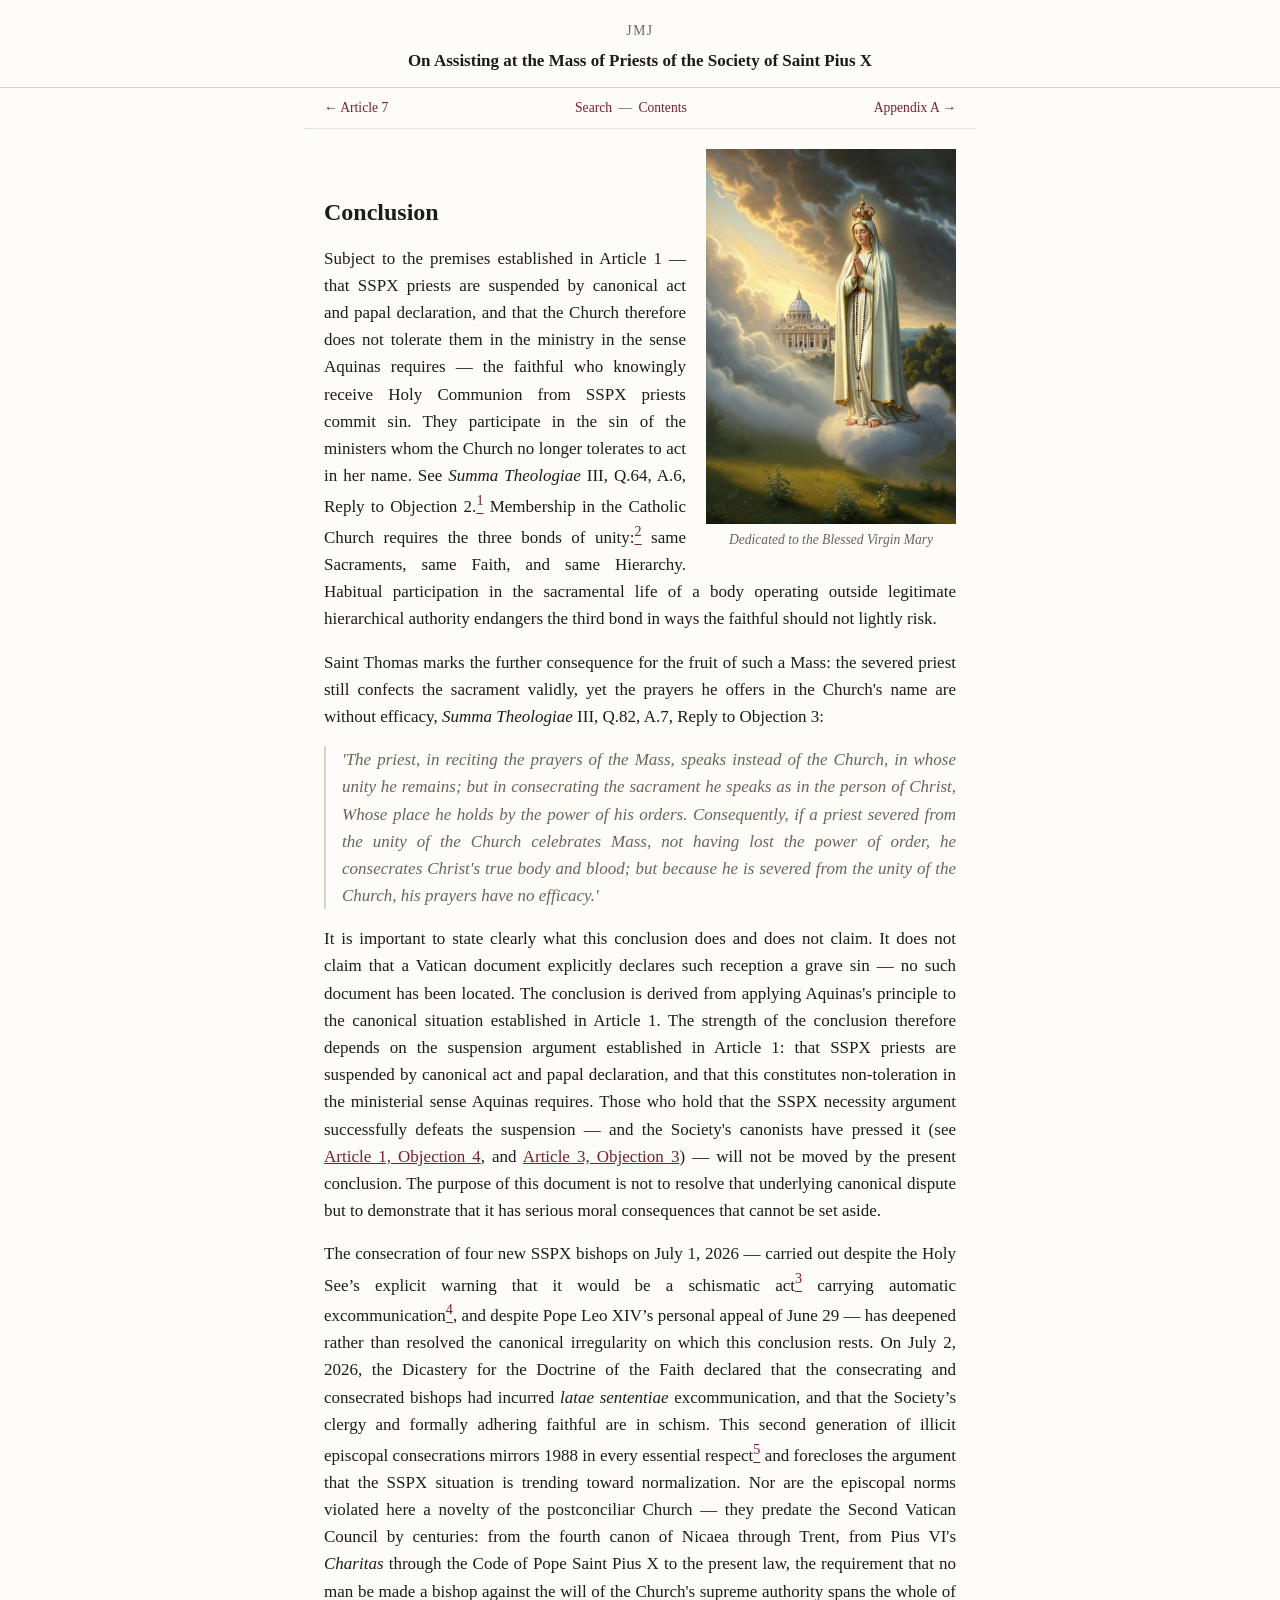
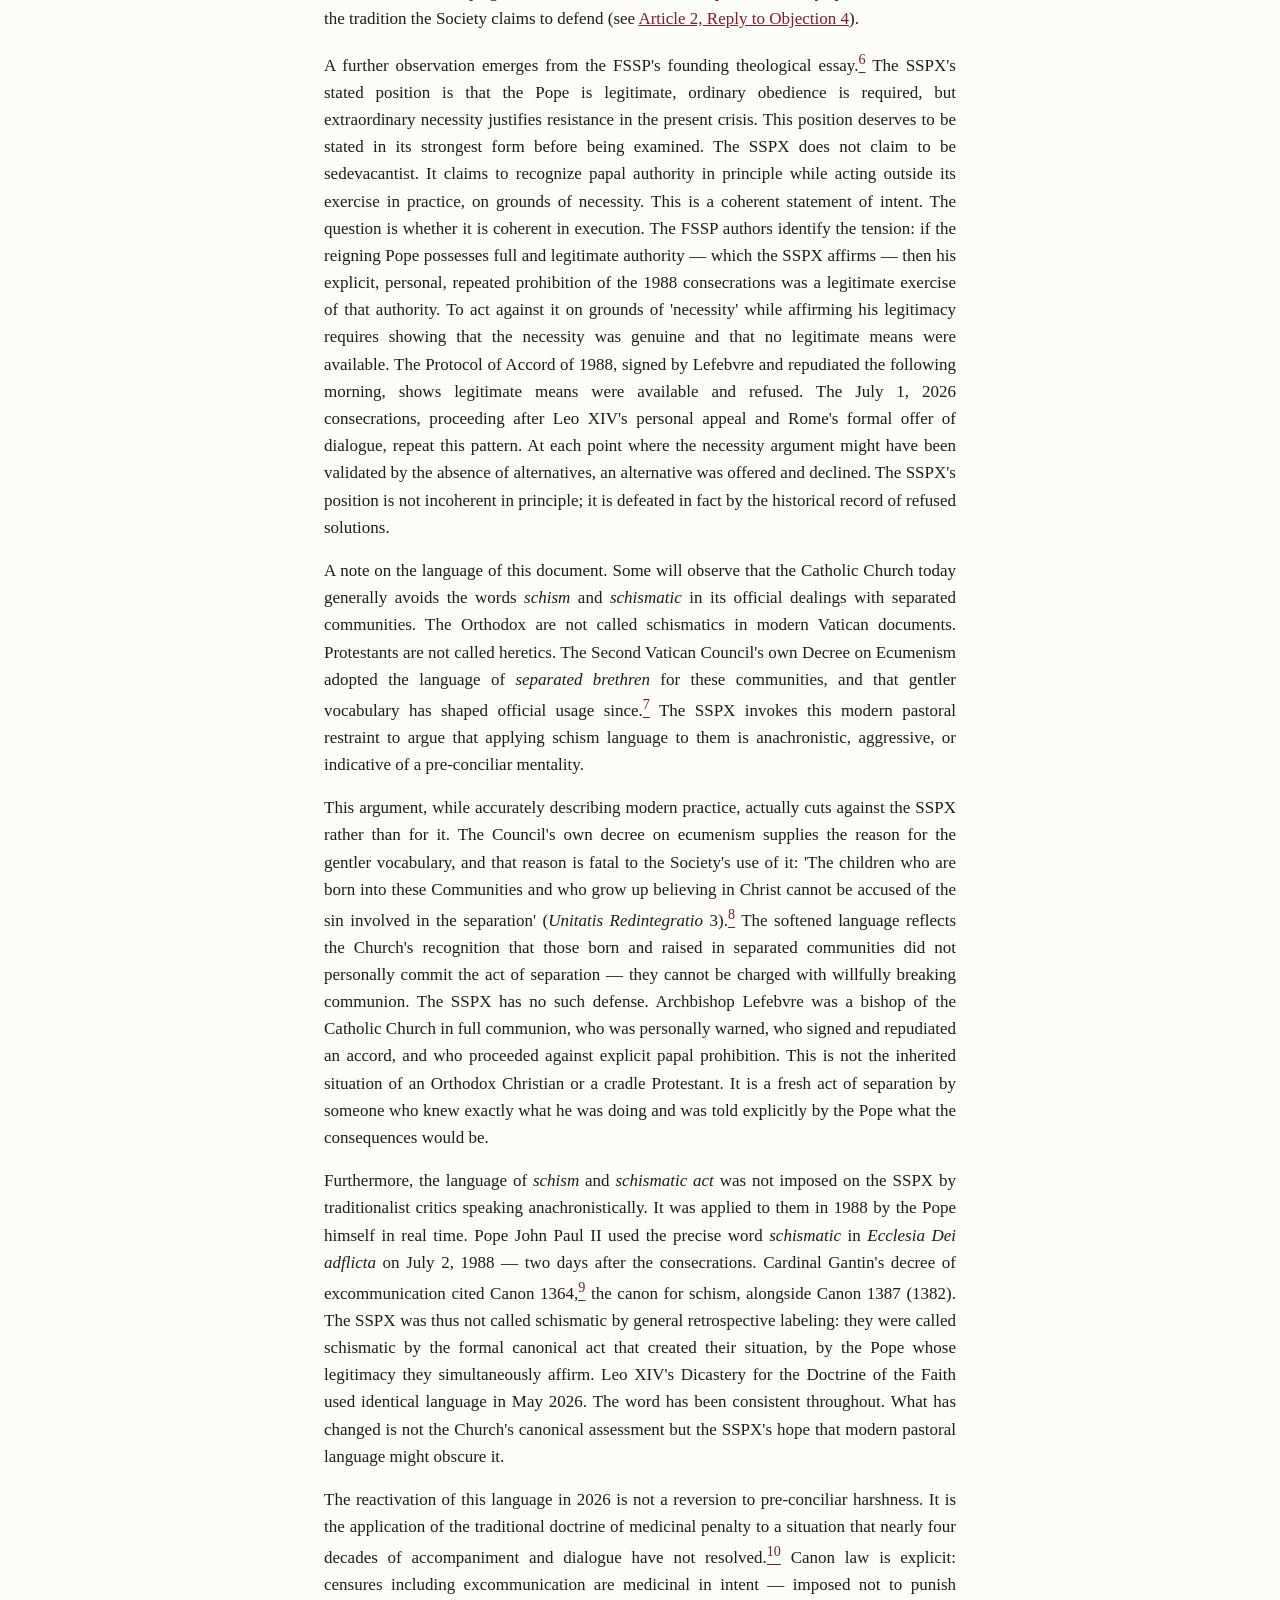
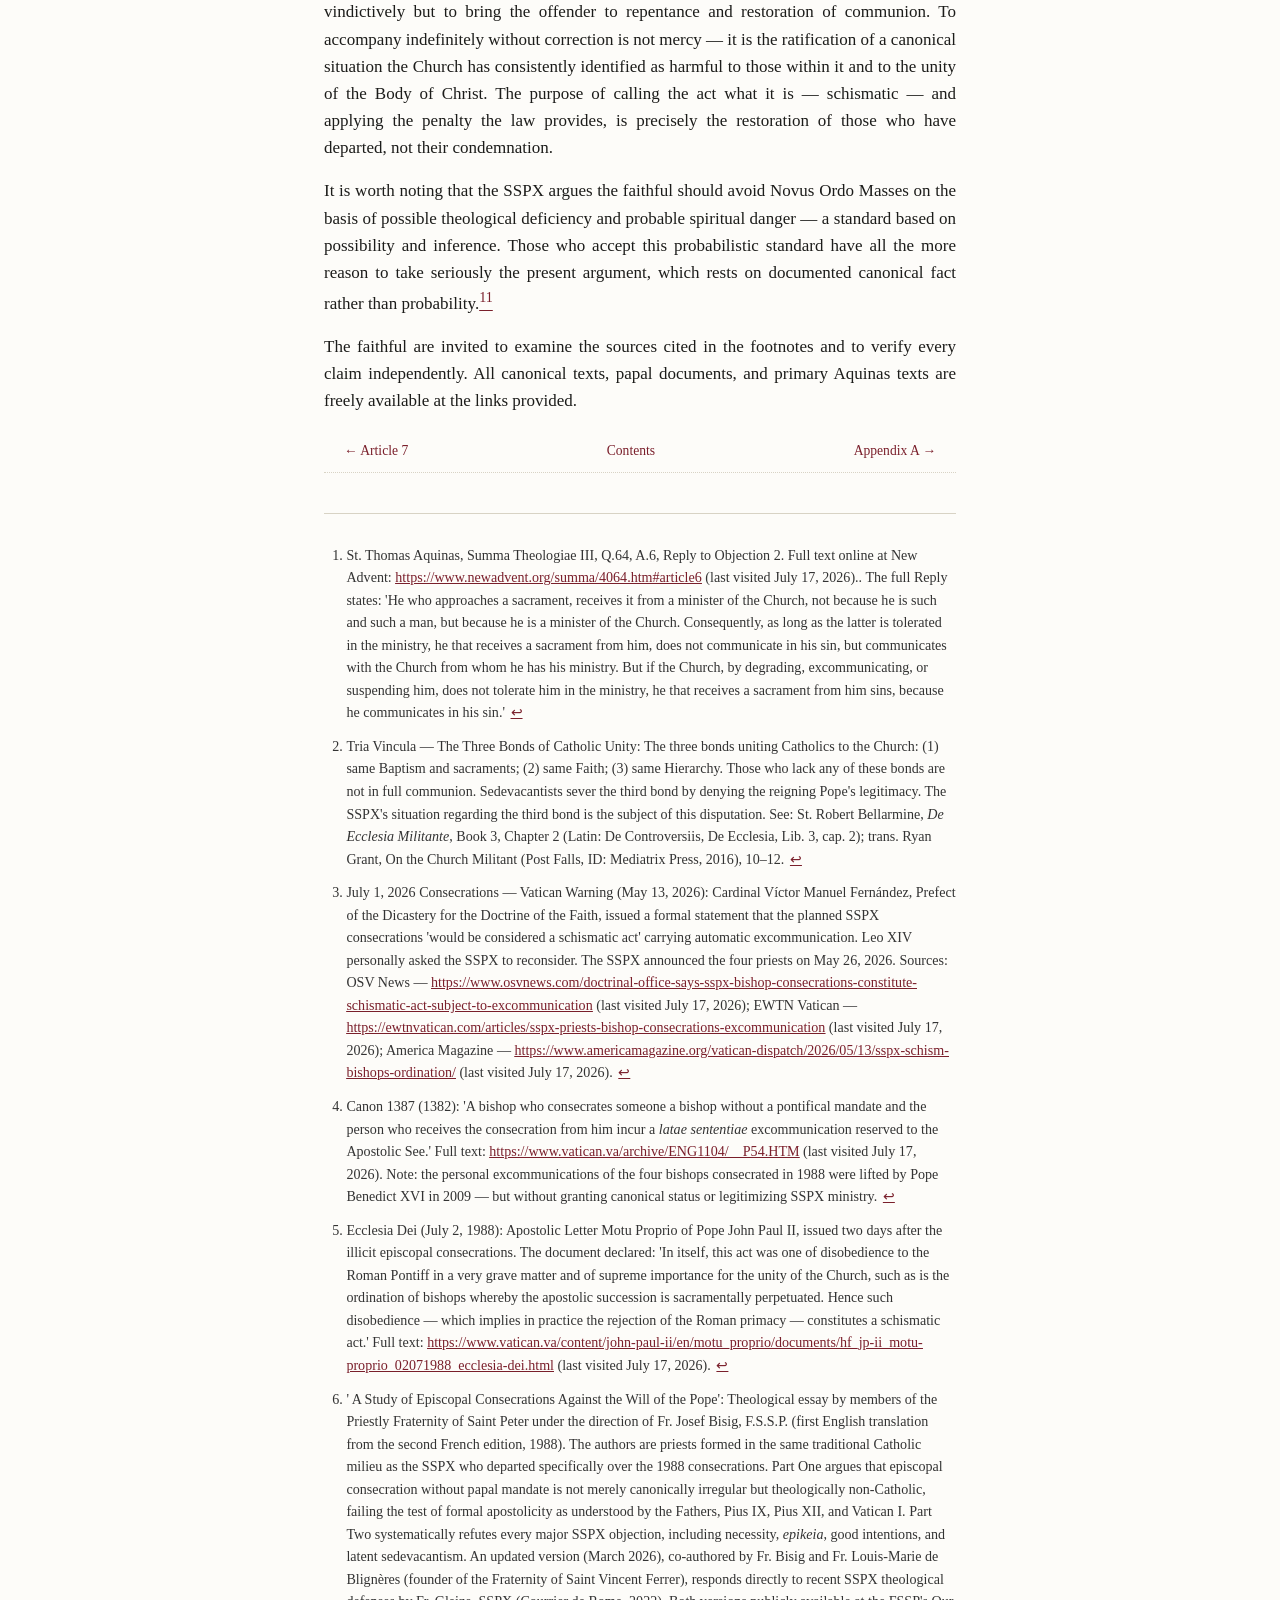
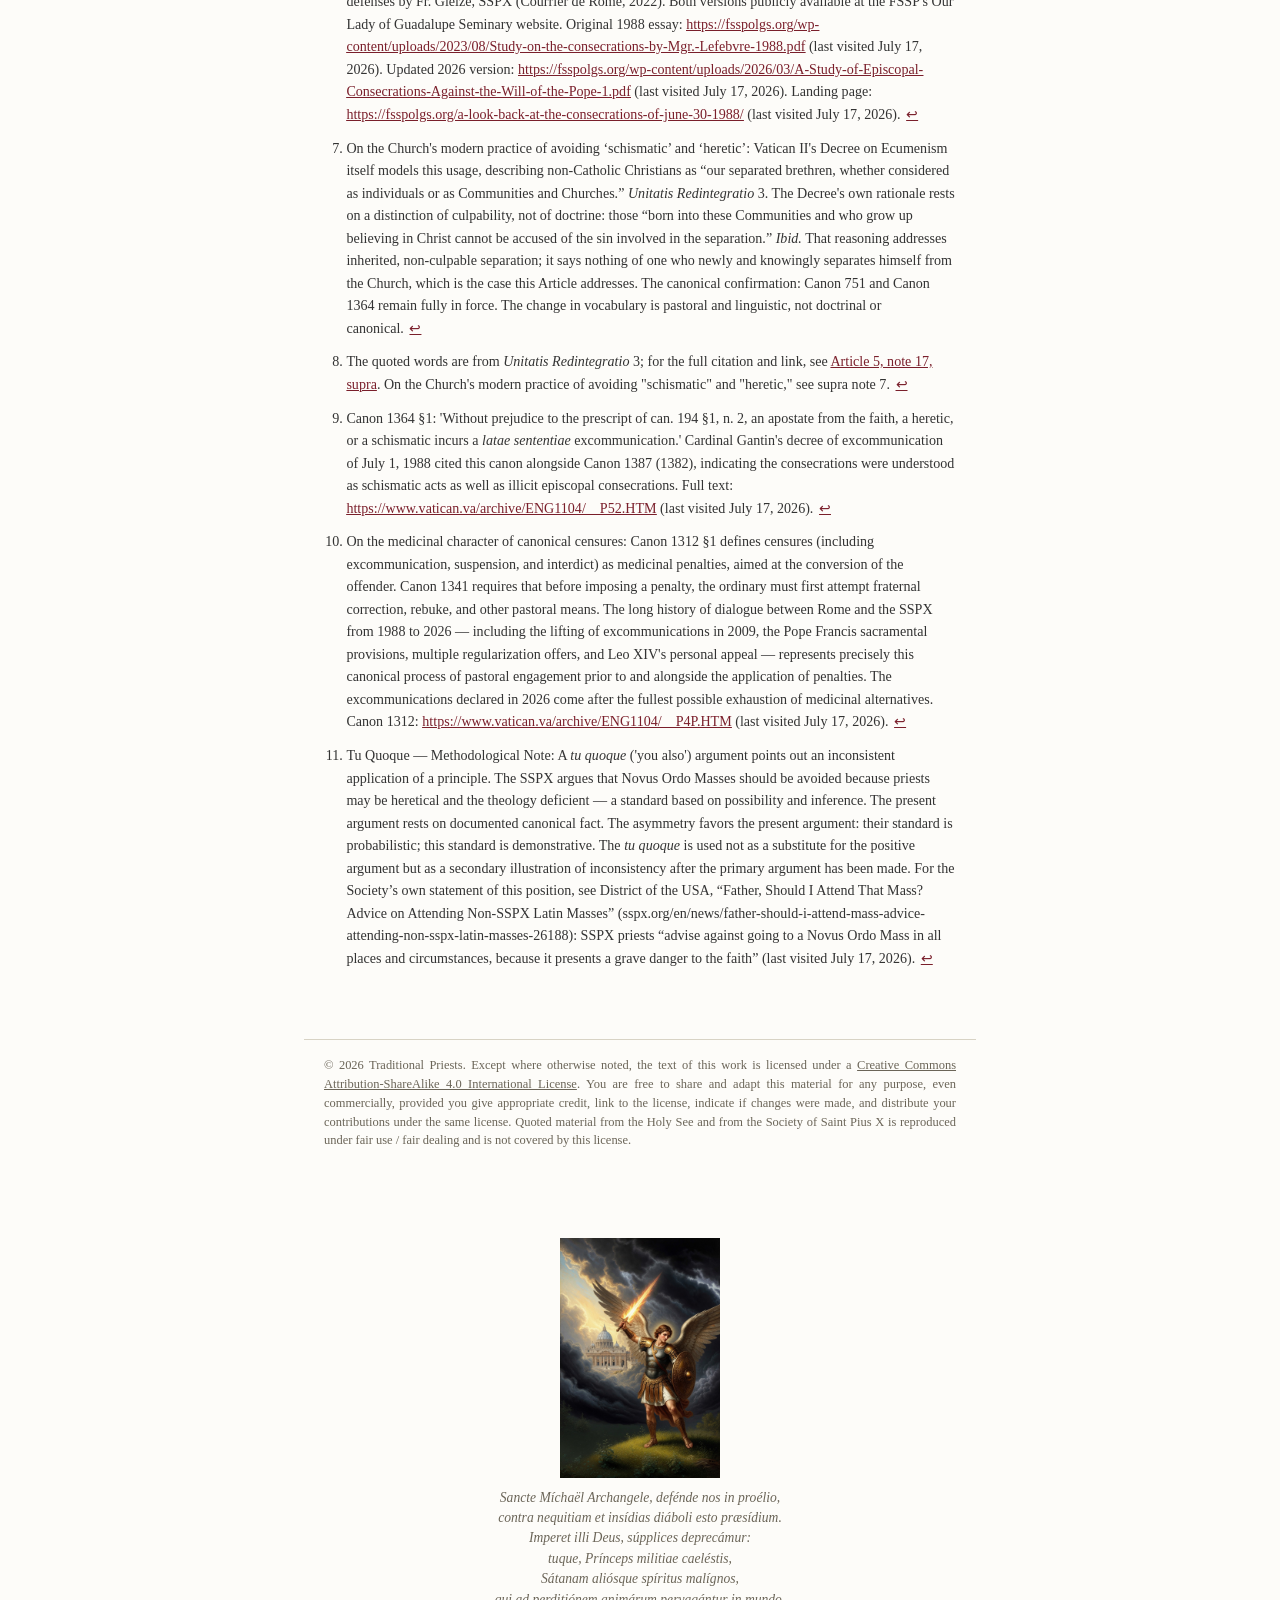
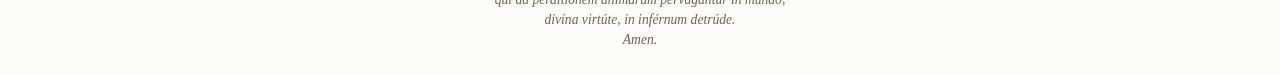
<file: conclusion.html>
<!DOCTYPE html>
<html lang="en">
<head>
<meta charset="utf-8">
<meta name="viewport" content="width=device-width, initial-scale=1">
<title>Conclusion &mdash; Quaestio Disputata on the SSPX</title>
<link rel="stylesheet" href="style.css">
<link rel="icon" href="favicon.ico" sizes="any">
<link rel="icon" type="image/png" sizes="32x32" href="favicon-32.png">
<link rel="icon" type="image/png" sizes="16x16" href="favicon-16.png">
<link rel="apple-touch-icon" href="apple-touch-icon.png">
<meta property="og:type" content="website">
<meta property="og:site_name" content="On Assisting at the Mass of Priests of the Society of Saint Pius X">
<meta property="og:title" content="Conclusion &mdash; Quaestio Disputata on the SSPX">
<meta property="og:description" content="A canonical and theological quaestio disputata examining whether the faithful may licitly assist at Masses offered by priests of the Society of Saint Pius X.">
<meta property="og:url" content="https://caniattendsspx.com/conclusion.html">
<meta property="og:image" content="https://caniattendsspx.com/Images/og-image.png">
<meta property="og:image:width" content="1200">
<meta property="og:image:height" content="630">
<meta name="twitter:card" content="summary_large_image">
<meta name="twitter:title" content="Conclusion &mdash; Quaestio Disputata on the SSPX">
<meta name="twitter:description" content="A canonical and theological quaestio disputata examining whether the faithful may licitly assist at Masses offered by priests of the Society of Saint Pius X.">
<meta name="twitter:image" content="https://caniattendsspx.com/Images/og-image.png">
</head>
<body>
<header class="site-header">
<p class="jmj">JMJ</p>
<a class="home-link" href="index.html">On Assisting at the Mass of Priests of the Society of Saint Pius X</a>
</header>
<nav class="crumbs"><a href="article-7.html">&larr; Article 7</a><span class="crumbs-center"><a href="search.html">Search</a> <span class="crumbs-sep">&mdash;</span> <a href="index.html">Contents</a></span><a href="appendix-a.html">Appendix A &rarr;</a></nav>
<div class="dedication-wrap">
<figure class="dedication-figure">
<img class="page-top-image" src="Images/Top%20of%20Page-BVM.jpg" alt="Image of the Blessed Virgin Mary">
<figcaption>Dedicated to the Blessed Virgin Mary</figcaption>
</figure>
</div>
<main class="page">
<h1 id="conclusion">Conclusion</h1>
<p>Subject to the premises established in Article 1 — that SSPX priests are suspended by canonical act and papal declaration, and that the Church therefore does not tolerate them in the ministry in the sense Aquinas requires — the faithful who knowingly receive Holy Communion from SSPX priests commit sin. They participate in the sin of the ministers whom the Church no longer tolerates to act in her name. See <em>Summa Theologiae</em> III, Q.64, A.6, Reply to Objection 2.<a class="footnote-ref" href="#fn1" id="fnref1" role="doc-noteref"><sup>1</sup></a> Membership in the Catholic Church requires the three bonds of unity:<a class="footnote-ref" href="#fn2" id="fnref2" role="doc-noteref"><sup>2</sup></a> same Sacraments, same Faith, and same Hierarchy. Habitual participation in the sacramental life of a body operating outside legitimate hierarchical authority endangers the third bond in ways the faithful should not lightly risk.</p>
<p>Saint Thomas marks the further consequence for the fruit of such a Mass: the severed priest still confects the sacrament validly, yet the prayers he offers in the Church's name are without efficacy, <em>Summa Theologiae</em> III, Q.82, A.7, Reply to Objection 3:</p>
<blockquote>
<p><em>'The priest, in reciting the prayers of the Mass, speaks instead of the Church, in whose unity he remains; but in consecrating the sacrament he speaks as in the person of Christ, Whose place he holds by the power of his orders. Consequently, if a priest severed from the unity of the Church celebrates Mass, not having lost the power of order, he consecrates Christ's true body and blood; but because he is severed from the unity of the Church, his prayers have no efficacy.'</em></p>
</blockquote>
<p>It is important to state clearly what this conclusion does and does not claim. It does not claim that a Vatican document explicitly declares such reception a grave sin — no such document has been located. The conclusion is derived from applying Aquinas's principle to the canonical situation established in Article 1. The strength of the conclusion therefore depends on the suspension argument established in Article 1: that SSPX priests are suspended by canonical act and papal declaration, and that this constitutes non-toleration in the ministerial sense Aquinas requires. Those who hold that the SSPX necessity argument successfully defeats the suspension — and the Society's canonists have pressed it (see <a href="article-1.html#objection-4.-the-sspx-was-not-validly-suppressed.">Article 1, Objection 4</a>, and <a href="article-3.html#objection-3.-thirty-eight-years-of-unresolved-theological-dispute">Article 3, Objection 3</a>) — will not be moved by the present conclusion. The purpose of this document is not to resolve that underlying canonical dispute but to demonstrate that it has serious moral consequences that cannot be set aside.</p>
<p>The consecration of four new SSPX bishops on July 1, 2026 — carried out despite the Holy See’s explicit warning that it would be a schismatic act<a class="footnote-ref" href="#fn3" id="fnref3" role="doc-noteref"><sup>3</sup></a> carrying automatic excommunication<a class="footnote-ref" href="#fn4" id="fnref4" role="doc-noteref"><sup>4</sup></a>, and despite Pope Leo XIV’s personal appeal of June 29 — has deepened rather than resolved the canonical irregularity on which this conclusion rests. On July 2, 2026, the Dicastery for the Doctrine of the Faith declared that the consecrating and consecrated bishops had incurred <em>latae sententiae</em> excommunication, and that the Society’s clergy and formally adhering faithful are in schism. This second generation of illicit episcopal consecrations mirrors 1988 in every essential respect<a class="footnote-ref" href="#fn5" id="fnref5" role="doc-noteref"><sup>5</sup></a> and forecloses the argument that the SSPX situation is trending toward normalization. Nor are the episcopal norms violated here a novelty of the postconciliar Church — they predate the Second Vatican Council by centuries: from the fourth canon of Nicaea through Trent, from Pius VI's <em>Charitas</em> through the Code of Pope Saint Pius X to the present law, the requirement that no man be made a bishop against the will of the Church's supreme authority spans the whole of the tradition the Society claims to defend (see <a href="article-2.html#reply-to-objection-4.-episcopal-consecration-is-divine-law-not-positive-law">Article 2, Reply to Objection 4</a>).</p>
<p>A further observation emerges from the FSSP's founding theological essay.<a class="footnote-ref" href="#fn6" id="fnref6" role="doc-noteref"><sup>6</sup></a> The SSPX's stated position is that the Pope is legitimate, ordinary obedience is required, but extraordinary necessity justifies resistance in the present crisis. This position deserves to be stated in its strongest form before being examined. The SSPX does not claim to be sedevacantist. It claims to recognize papal authority in principle while acting outside its exercise in practice, on grounds of necessity. This is a coherent statement of intent. The question is whether it is coherent in execution. The FSSP authors identify the tension: if the reigning Pope possesses full and legitimate authority — which the SSPX affirms — then his explicit, personal, repeated prohibition of the 1988 consecrations was a legitimate exercise of that authority. To act against it on grounds of 'necessity' while affirming his legitimacy requires showing that the necessity was genuine and that no legitimate means were available. The Protocol of Accord of 1988, signed by Lefebvre and repudiated the following morning, shows legitimate means were available and refused. The July 1, 2026 consecrations, proceeding after Leo XIV's personal appeal and Rome's formal offer of dialogue, repeat this pattern. At each point where the necessity argument might have been validated by the absence of alternatives, an alternative was offered and declined. The SSPX's position is not incoherent in principle; it is defeated in fact by the historical record of refused solutions.</p>
<p>A note on the language of this document. Some will observe that the Catholic Church today generally avoids the words <em>schism</em> and <em>schismatic</em> in its official dealings with separated communities. The Orthodox are not called schismatics in modern Vatican documents. Protestants are not called heretics. The Second Vatican Council's own Decree on Ecumenism adopted the language of <em>separated brethren</em> for these communities, and that gentler vocabulary has shaped official usage since.<a class="footnote-ref" href="#fn7" id="fnref7" role="doc-noteref"><sup>7</sup></a> The SSPX invokes this modern pastoral restraint to argue that applying schism language to them is anachronistic, aggressive, or indicative of a pre-conciliar mentality.</p>
<p>This argument, while accurately describing modern practice, actually cuts against the SSPX rather than for it. The Council's own decree on ecumenism supplies the reason for the gentler vocabulary, and that reason is fatal to the Society's use of it: 'The children who are born into these Communities and who grow up believing in Christ cannot be accused of the sin involved in the separation' (<em>Unitatis Redintegratio</em> 3).<a class="footnote-ref" href="#fn8" id="fnref8" role="doc-noteref"><sup>8</sup></a> The softened language reflects the Church's recognition that those born and raised in separated communities did not personally commit the act of separation — they cannot be charged with willfully breaking communion. The SSPX has no such defense. Archbishop Lefebvre was a bishop of the Catholic Church in full communion, who was personally warned, who signed and repudiated an accord, and who proceeded against explicit papal prohibition. This is not the inherited situation of an Orthodox Christian or a cradle Protestant. It is a fresh act of separation by someone who knew exactly what he was doing and was told explicitly by the Pope what the consequences would be.</p>
<p>Furthermore, the language of <em>schism</em> and <em>schismatic act</em> was not imposed on the SSPX by traditionalist critics speaking anachronistically. It was applied to them in 1988 by the Pope himself in real time. Pope John Paul II used the precise word <em>schismatic</em> in <em>Ecclesia Dei adflicta</em> on July 2, 1988 — two days after the consecrations. Cardinal Gantin's decree of excommunication cited Canon 1364,<a class="footnote-ref" href="#fn9" id="fnref9" role="doc-noteref"><sup>9</sup></a> the canon for schism, alongside Canon 1387 (1382). The SSPX was thus not called schismatic by general retrospective labeling: they were called schismatic by the formal canonical act that created their situation, by the Pope whose legitimacy they simultaneously affirm. Leo XIV's Dicastery for the Doctrine of the Faith used identical language in May 2026. The word has been consistent throughout. What has changed is not the Church's canonical assessment but the SSPX's hope that modern pastoral language might obscure it.</p>
<p>The reactivation of this language in 2026 is not a reversion to pre-conciliar harshness. It is the application of the traditional doctrine of medicinal penalty to a situation that nearly four decades of accompaniment and dialogue have not resolved.<a class="footnote-ref" href="#fn10" id="fnref10" role="doc-noteref"><sup>10</sup></a> Canon law is explicit: censures including excommunication are medicinal in intent — imposed not to punish vindictively but to bring the offender to repentance and restoration of communion. To accompany indefinitely without correction is not mercy — it is the ratification of a canonical situation the Church has consistently identified as harmful to those within it and to the unity of the Body of Christ. The purpose of calling the act what it is — schismatic — and applying the penalty the law provides, is precisely the restoration of those who have departed, not their condemnation.</p>
<p>It is worth noting that the SSPX argues the faithful should avoid Novus Ordo Masses on the basis of possible theological deficiency and probable spiritual danger — a standard based on possibility and inference. Those who accept this probabilistic standard have all the more reason to take seriously the present argument, which rests on documented canonical fact rather than probability.<a class="footnote-ref" href="#fn11" id="fnref11" role="doc-noteref"><sup>11</sup></a></p>
<p>The faithful are invited to examine the sources cited in the footnotes and to verify every claim independently. All canonical texts, papal documents, and primary Aquinas texts are freely available at the links provided.</p>
<nav class="crumbs"><a href="article-7.html">&larr; Article 7</a><a href="index.html">Contents</a><a href="appendix-a.html">Appendix A &rarr;</a></nav>
<section class="footnotes" aria-label="Footnotes"><ol><li id="fn1"><p>St. Thomas Aquinas, Summa Theologiae III, Q.64, A.6, Reply to Objection 2. Full text online at New Advent: <a href="https://www.newadvent.org/summa/4064.htm#article6"><u>https://www.newadvent.org/summa/4064.htm#article6</u></a> (last visited July 17, 2026).. The full Reply states: 'He who approaches a sacrament, receives it from a minister of the Church, not because he is such and such a man, but because he is a minister of the Church. Consequently, as long as the latter is tolerated in the ministry, he that receives a sacrament from him, does not communicate in his sin, but communicates with the Church from whom he has his ministry. But if the Church, by degrading, excommunicating, or suspending him, does not tolerate him in the ministry, he that receives a sacrament from him sins, because he communicates in his sin.'<a class="footnote-back" href="#fnref1" role="doc-backlink">↩︎</a></p></li>
<li id="fn2"><p>Tria Vincula — The Three Bonds of Catholic Unity: The three bonds uniting Catholics to the Church: (1) same Baptism and sacraments; (2) same Faith; (3) same Hierarchy. Those who lack any of these bonds are not in full communion. Sedevacantists sever the third bond by denying the reigning Pope's legitimacy. The SSPX's situation regarding the third bond is the subject of this disputation. See: St. Robert Bellarmine, <em>De Ecclesia Militante</em>, Book 3, Chapter 2 (Latin: De Controversiis, De Ecclesia, Lib. 3, cap. 2); trans. Ryan Grant, On the Church Militant (Post Falls, ID: Mediatrix Press, 2016), 10–12.<a class="footnote-back" href="#fnref2" role="doc-backlink">↩︎</a></p></li>
<li id="fn3"><p>July 1, 2026 Consecrations — Vatican Warning (May 13, 2026): Cardinal Víctor Manuel Fernández, Prefect of the Dicastery for the Doctrine of the Faith, issued a formal statement that the planned SSPX consecrations 'would be considered a schismatic act' carrying automatic excommunication. Leo XIV personally asked the SSPX to reconsider. The SSPX announced the four priests on May 26, 2026. Sources: OSV News — <a href="https://www.osvnews.com/doctrinal-office-says-sspx-bishop-consecrations-constitute-schismatic-act-subject-to-excommunication"><u>https://www.osvnews.com/doctrinal-office-says-sspx-bishop-consecrations-constitute-schismatic-act-subject-to-excommunication</u></a> (last visited July 17, 2026); EWTN Vatican — <a href="https://ewtnvatican.com/articles/sspx-priests-bishop-consecrations-excommunication"><u>https://ewtnvatican.com/articles/sspx-priests-bishop-consecrations-excommunication</u></a> (last visited July 17, 2026); America Magazine — <a href="https://www.americamagazine.org/vatican-dispatch/2026/05/13/sspx-schism-bishops-ordination/"><u>https://www.americamagazine.org/vatican-dispatch/2026/05/13/sspx-schism-bishops-ordination/</u></a> (last visited July 17, 2026).<a class="footnote-back" href="#fnref3" role="doc-backlink">↩︎</a></p></li>
<li id="fn4"><p>Canon 1387 (1382): 'A bishop who consecrates someone a bishop without a pontifical mandate and the person who receives the consecration from him incur a <em>latae sententiae</em> excommunication reserved to the Apostolic See.' Full text: <a href="https://www.vatican.va/archive/ENG1104/__P54.HTM"><u>https://www.vatican.va/archive/ENG1104/__P54.HTM</u></a> (last visited July 17, 2026). Note: the personal excommunications of the four bishops consecrated in 1988 were lifted by Pope Benedict XVI in 2009 — but without granting canonical status or legitimizing SSPX ministry.<a class="footnote-back" href="#fnref4" role="doc-backlink">↩︎</a></p></li>
<li id="fn5"><p>Ecclesia Dei (July 2, 1988): Apostolic Letter Motu Proprio of Pope John Paul II, issued two days after the illicit episcopal consecrations. The document declared: 'In itself, this act was one of disobedience to the Roman Pontiff in a very grave matter and of supreme importance for the unity of the Church, such as is the ordination of bishops whereby the apostolic succession is sacramentally perpetuated. Hence such disobedience — which implies in practice the rejection of the Roman primacy — constitutes a schismatic act.' Full text: <a href="https://www.vatican.va/content/john-paul-ii/en/motu_proprio/documents/hf_jp-ii_motu-proprio_02071988_ecclesia-dei.html"><u>https://www.vatican.va/content/john-paul-ii/en/motu_proprio/documents/hf_jp-ii_motu-proprio_02071988_ecclesia-dei.html</u></a> (last visited July 17, 2026).<a class="footnote-back" href="#fnref5" role="doc-backlink">↩︎</a></p></li>
<li id="fn6"><p>' A Study of Episcopal Consecrations Against the Will of the Pope': Theological essay by members of the Priestly Fraternity of Saint Peter under the direction of Fr. Josef Bisig, F.S.S.P. (first English translation from the second French edition, 1988). The authors are priests formed in the same traditional Catholic milieu as the SSPX who departed specifically over the 1988 consecrations. Part One argues that episcopal consecration without papal mandate is not merely canonically irregular but theologically non-Catholic, failing the test of formal apostolicity as understood by the Fathers, Pius IX, Pius XII, and Vatican I. Part Two systematically refutes every major SSPX objection, including necessity, <em>epikeia</em>, good intentions, and latent sedevacantism. An updated version (March 2026), co-authored by Fr. Bisig and Fr. Louis-Marie de Blignères (founder of the Fraternity of Saint Vincent Ferrer), responds directly to recent SSPX theological defenses by Fr. Gleize, SSPX (Courrier de Rome, 2022). Both versions publicly available at the FSSP's Our Lady of Guadalupe Seminary website. Original 1988 essay: <a href="https://fsspolgs.org/wp-content/uploads/2023/08/Study-on-the-consecrations-by-Mgr.-Lefebvre-1988.pdf"><u>https://fsspolgs.org/wp-content/uploads/2023/08/Study-on-the-consecrations-by-Mgr.-Lefebvre-1988.pdf</u></a> (last visited July 17, 2026). Updated 2026 version: <a href="https://fsspolgs.org/wp-content/uploads/2026/03/A-Study-of-Episcopal-Consecrations-Against-the-Will-of-the-Pope-1.pdf"><u>https://fsspolgs.org/wp-content/uploads/2026/03/A-Study-of-Episcopal-Consecrations-Against-the-Will-of-the-Pope-1.pdf</u></a> (last visited July 17, 2026). Landing page: <a href="https://fsspolgs.org/a-look-back-at-the-consecrations-of-june-30-1988/"><u>https://fsspolgs.org/a-look-back-at-the-consecrations-of-june-30-1988/</u></a> (last visited July 17, 2026).<a class="footnote-back" href="#fnref6" role="doc-backlink">↩︎</a></p></li>
<li id="fn7"><p>On the Church's modern practice of avoiding ‘schismatic’ and ‘heretic’: Vatican II's Decree on Ecumenism itself models this usage, describing non-Catholic Christians as “our separated brethren, whether considered as individuals or as Communities and Churches.” <em>Unitatis Redintegratio</em> 3. The Decree's own rationale rests on a distinction of culpability, not of doctrine: those “born into these Communities and who grow up believing in Christ cannot be accused of the sin involved in the separation.” <em>Ibid.</em> That reasoning addresses inherited, non-culpable separation; it says nothing of one who newly and knowingly separates himself from the Church, which is the case this Article addresses. The canonical confirmation: Canon 751 and Canon 1364 remain fully in force. The change in vocabulary is pastoral and linguistic, not doctrinal or canonical.<a class="footnote-back" href="#fnref7" role="doc-backlink">↩︎</a></p></li>
<li id="fn8"><p>The quoted words are from <em>Unitatis Redintegratio</em> 3; for the full citation and link, see <a href="article-5.html#fn17">Article 5, note 17, supra</a>. On the Church's modern practice of avoiding "schismatic" and "heretic," see supra note 7.<a class="footnote-back" href="#fnref8" role="doc-backlink">↩︎</a></p></li>
<li id="fn9"><p>Canon 1364 §1: 'Without prejudice to the prescript of can. 194 §1, n. 2, an apostate from the faith, a heretic, or a schismatic incurs a <em>latae sententiae</em> excommunication.' Cardinal Gantin's decree of excommunication of July 1, 1988 cited this canon alongside Canon 1387 (1382), indicating the consecrations were understood as schismatic acts as well as illicit episcopal consecrations. Full text: <a href="https://www.vatican.va/archive/ENG1104/__P52.HTM"><u>https://www.vatican.va/archive/ENG1104/__P52.HTM</u></a> (last visited July 17, 2026).<a class="footnote-back" href="#fnref9" role="doc-backlink">↩︎</a></p></li>
<li id="fn10"><p>On the medicinal character of canonical censures: Canon 1312 §1 defines censures (including excommunication, suspension, and interdict) as medicinal penalties, aimed at the conversion of the offender. Canon 1341 requires that before imposing a penalty, the ordinary must first attempt fraternal correction, rebuke, and other pastoral means. The long history of dialogue between Rome and the SSPX from 1988 to 2026 — including the lifting of excommunications in 2009, the Pope Francis sacramental provisions, multiple regularization offers, and Leo XIV's personal appeal — represents precisely this canonical process of pastoral engagement prior to and alongside the application of penalties. The excommunications declared in 2026 come after the fullest possible exhaustion of medicinal alternatives. Canon 1312: <a href="https://www.vatican.va/archive/ENG1104/__P4P.HTM"><u>https://www.vatican.va/archive/ENG1104/__P4P.HTM</u></a> (last visited July 17, 2026).<a class="footnote-back" href="#fnref10" role="doc-backlink">↩︎</a></p></li>
<li id="fn11"><p>Tu Quoque — Methodological Note: A <em>tu quoque</em> ('you also') argument points out an inconsistent application of a principle. The SSPX argues that Novus Ordo Masses should be avoided because priests may be heretical and the theology deficient — a standard based on possibility and inference. The present argument rests on documented canonical fact. The asymmetry favors the present argument: their standard is probabilistic; this standard is demonstrative. The <em>tu quoque</em> is used not as a substitute for the positive argument but as a secondary illustration of inconsistency after the primary argument has been made. For the Society’s own statement of this position, see District of the USA, “Father, Should I Attend That Mass? Advice on Attending Non-SSPX Latin Masses” (sspx.org/en/news/father-should-i-attend-mass-advice-attending-non-sspx-latin-masses-26188): SSPX priests “advise against going to a Novus Ordo Mass in all places and circumstances, because it presents a grave danger to the faith” (last visited July 17, 2026).<a class="footnote-back" href="#fnref11" role="doc-backlink">↩︎</a></p></li></ol></section>
</main>
<footer class="site-footer">
<p>&copy; 2026 Traditional Priests. Except where otherwise noted, the text of this work
is licensed under a <a rel="license" href="https://creativecommons.org/licenses/by-sa/4.0/">
Creative Commons Attribution-ShareAlike 4.0 International License</a>. You are free to
share and adapt this material for any purpose, even commercially, provided you give
appropriate credit, link to the license, indicate if changes were made, and distribute
your contributions under the same license. Quoted material from the Holy See and from
the Society of Saint Pius X is reproduced under fair use / fair dealing and is not
covered by this license.</p>
</footer>
<img class="page-bottom-image" src="Images/Bottom%20of%20Page-StMtA.jpg" alt="Saint Michael the Archangel">
<p class="st-michael-prayer">
Sancte Míchaël Archangele, defénde nos in proélio,<br>
contra nequitiam et insídias diáboli esto præsídium.<br>
Imperet illi Deus, súpplices deprecámur:<br>
tuque, Prínceps militiae caeléstis,<br>
Sátanam aliósque spíritus malígnos,<br>
qui ad perditiónem animárum pervagántur in mundo,<br>
divína virtúte, in inférnum detrúde.<br>
Amen.
</p>
</body>
</html>
</file>
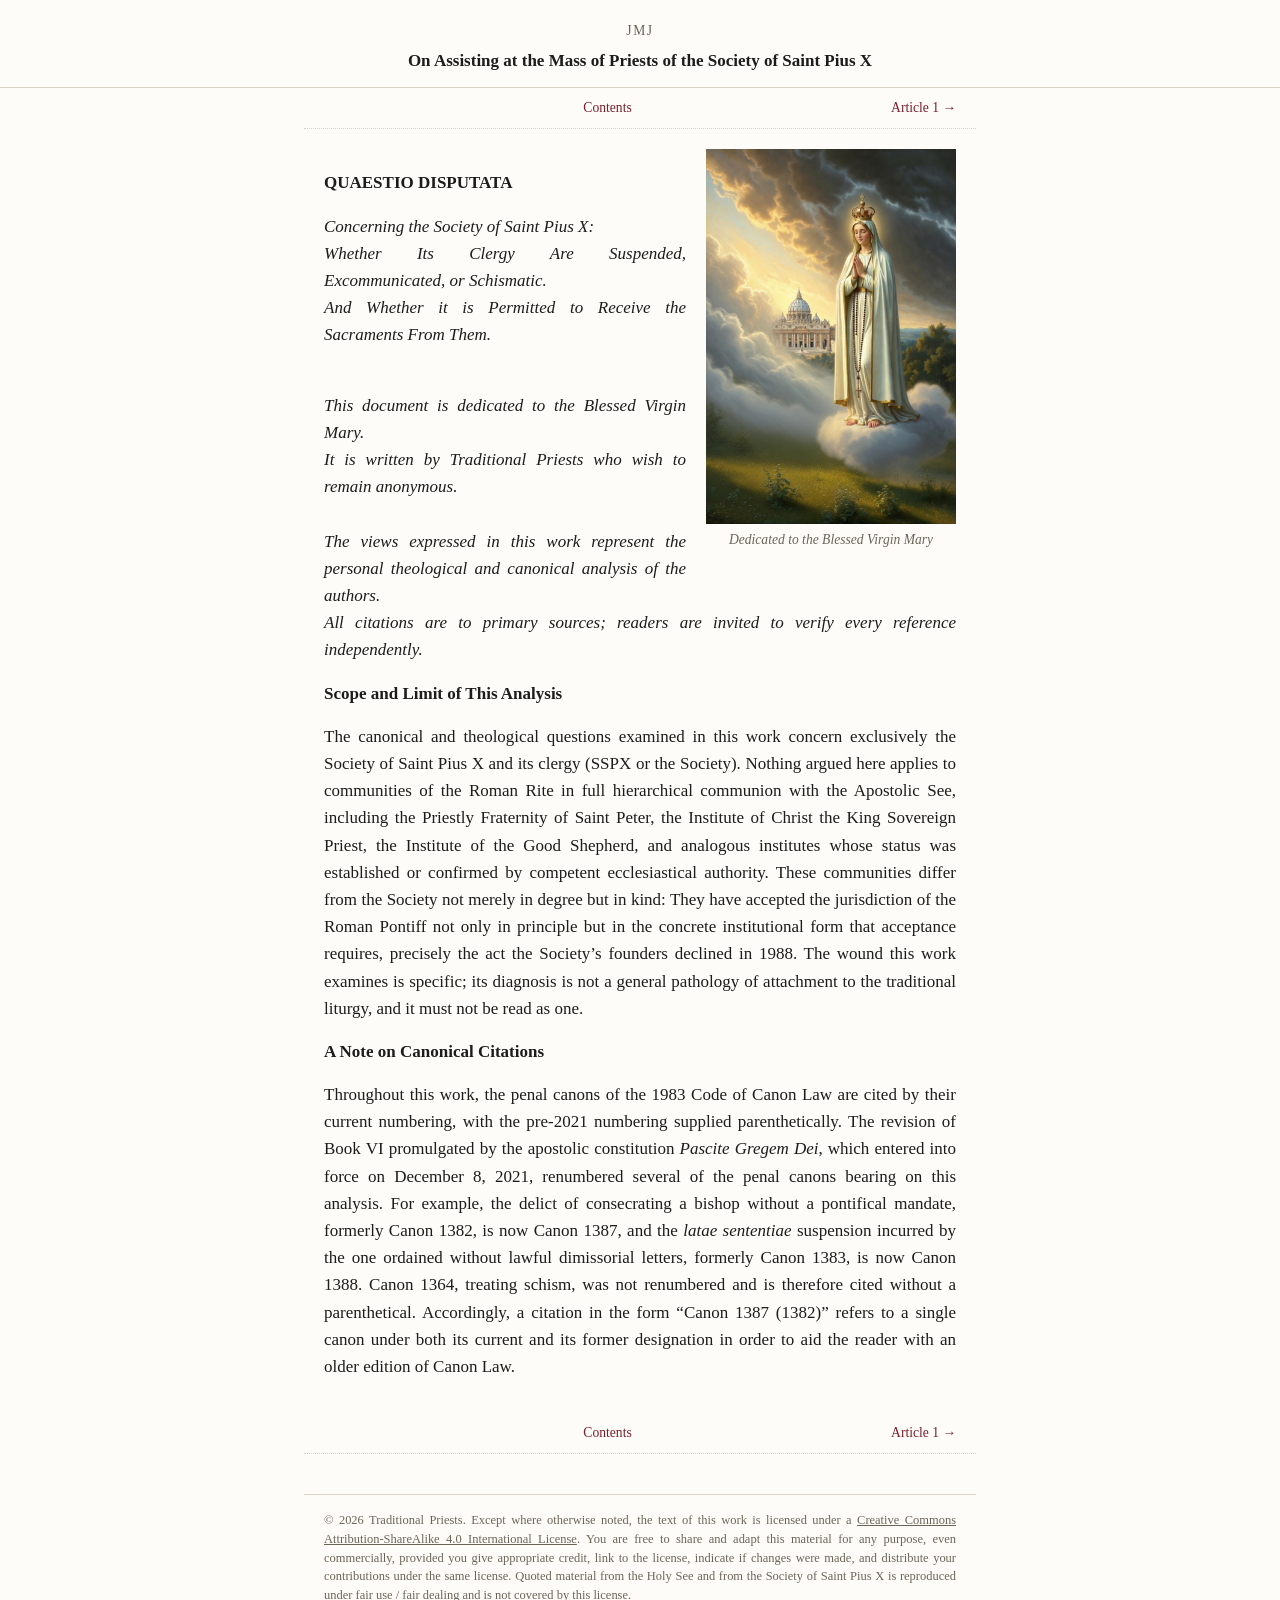
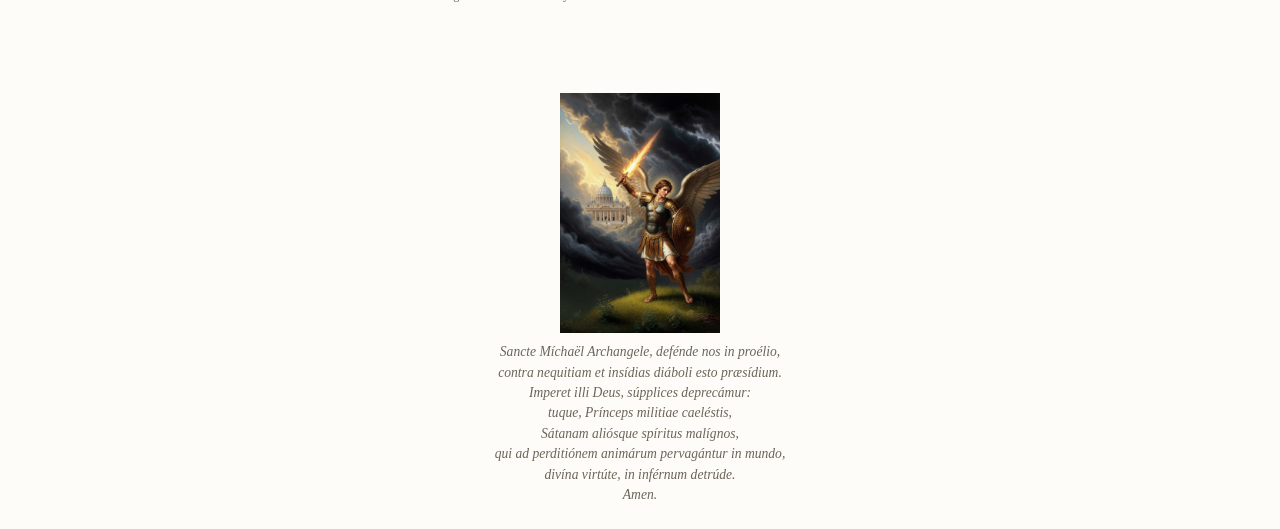
<file: front-matter.html>
<!DOCTYPE html>
<html lang="en">
<head>
<meta charset="utf-8">
<meta name="viewport" content="width=device-width, initial-scale=1">
<title>Front Matter &mdash; Quaestio Disputata on the SSPX</title>
<link rel="stylesheet" href="style.css">
</head>
<body>
<header class="site-header">
<p class="jmj">JMJ</p>
<a class="home-link" href="index.html">On Assisting at the Mass of Priests of the Society of Saint Pius X</a>
</header>
<nav class="crumbs"><span class="spacer"></span><a href="index.html">Contents</a><a href="article-1.html">Article 1 &rarr;</a></nav>
<div class="dedication-wrap">
<figure class="dedication-figure">
<img class="page-top-image" src="Images/Top%20of%20Page-BVM.jpg" alt="Image of the Blessed Virgin Mary">
<figcaption>Dedicated to the Blessed Virgin Mary</figcaption>
</figure>
</div>
<main class="page">
<p><strong>QUAESTIO DISPUTATA</strong></p>
<p><em>Concerning the Society of Saint Pius X:<br/>
Whether Its Clergy Are Suspended, Excommunicated, or Schismatic.<br/>
And Whether it is Permitted to Receive the Sacraments From Them.</em></p>
<p><em><br/>
This document is dedicated to the Blessed Virgin Mary.<br/>
It is written by Traditional Priests who wish to remain anonymous.<br/>
<br/>
The views expressed in this work represent the personal theological and canonical analysis of the authors.<br/>
All citations are to primary sources; readers are invited to verify every reference independently.</em></p>
<p><strong>Scope and Limit of This Analysis</strong></p>
<p>The canonical and theological questions examined in this work concern exclusively the Society of Saint Pius X and its clergy (SSPX or the Society). Nothing argued here applies to communities of the Roman Rite in full hierarchical communion with the Apostolic See, including the Priestly Fraternity of Saint Peter, the Institute of Christ the King Sovereign Priest, the Institute of the Good Shepherd, and analogous institutes whose status was established or confirmed by competent ecclesiastical authority. These communities differ from the Society not merely in degree but in kind: They have accepted the jurisdiction of the Roman Pontiff not only in principle but in the concrete institutional form that acceptance requires, precisely the act the Society’s founders declined in 1988. The wound this work examines is specific; its diagnosis is not a general pathology of attachment to the traditional liturgy, and it must not be read as one.</p>
<p><strong>A Note on Canonical Citations</strong></p>
<p>Throughout this work, the penal canons of the 1983 Code of Canon Law are cited by their current numbering, with the pre-2021 numbering supplied parenthetically. The revision of Book VI promulgated by the apostolic constitution <em>Pascite Gregem Dei</em>, which entered into force on December 8, 2021, renumbered several of the penal canons bearing on this analysis. For example, the delict of consecrating a bishop without a pontifical mandate, formerly Canon 1382, is now Canon 1387, and the <em>latae sententiae</em> suspension incurred by the one ordained without lawful dimissorial letters, formerly Canon 1383, is now Canon 1388. Canon 1364, treating schism, was not renumbered and is therefore cited without a parenthetical. Accordingly, a citation in the form “Canon 1387 (1382)” refers to a single canon under both its current and its former designation in order to aid the reader with an older edition of Canon Law.</p>

</main>
<nav class="crumbs"><span class="spacer"></span><a href="index.html">Contents</a><a href="article-1.html">Article 1 &rarr;</a></nav>
<footer class="site-footer">
<p>&copy; 2026 Traditional Priests. Except where otherwise noted, the text of this work
is licensed under a <a rel="license" href="https://creativecommons.org/licenses/by-sa/4.0/">
Creative Commons Attribution-ShareAlike 4.0 International License</a>. You are free to
share and adapt this material for any purpose, even commercially, provided you give
appropriate credit, link to the license, indicate if changes were made, and distribute
your contributions under the same license. Quoted material from the Holy See and from
the Society of Saint Pius X is reproduced under fair use / fair dealing and is not
covered by this license.</p>
</footer>
<img class="page-bottom-image" src="Images/Bottom%20of%20Page-StMtA.jpg" alt="Saint Michael the Archangel">
<p class="st-michael-prayer">
Sancte Míchaël Archangele, defénde nos in proélio,<br>
contra nequitiam et insídias diáboli esto præsídium.<br>
Imperet illi Deus, súpplices deprecámur:<br>
tuque, Prínceps militiae caeléstis,<br>
Sátanam aliósque spíritus malígnos,<br>
qui ad perditiónem animárum pervagántur in mundo,<br>
divína virtúte, in inférnum detrúde.<br>
Amen.
</p>
</body>
</html>
</file>
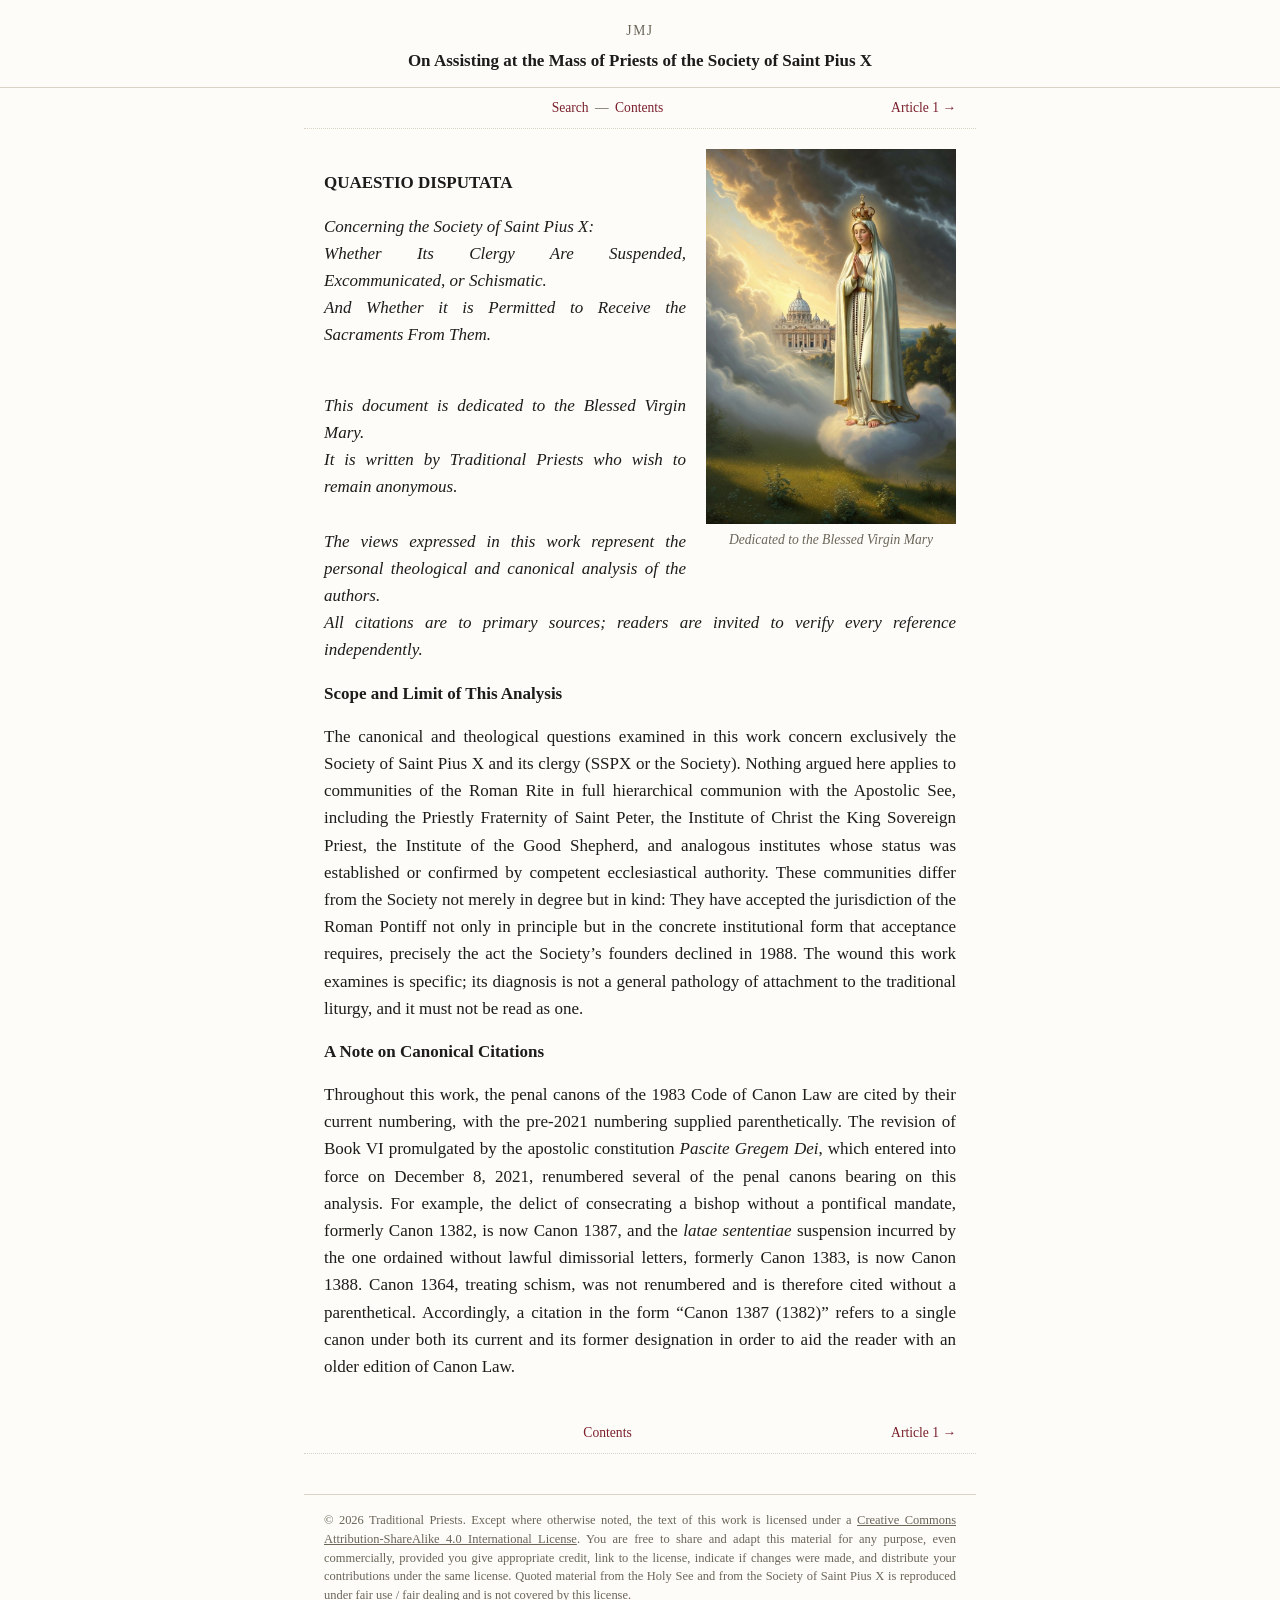
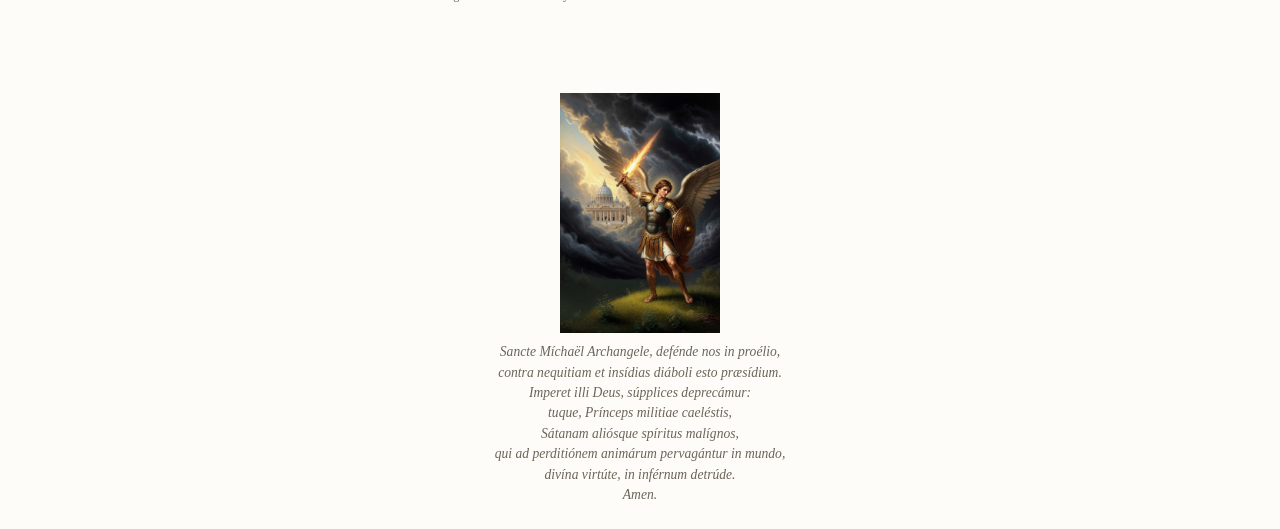
<file: note-to-reader.html>
<!DOCTYPE html>
<html lang="en">
<head>
<meta charset="utf-8">
<meta name="viewport" content="width=device-width, initial-scale=1">
<title>Note to Reader &mdash; Quaestio Disputata on the SSPX</title>
<link rel="stylesheet" href="style.css">
<link rel="icon" href="favicon.ico" sizes="any">
<link rel="icon" type="image/png" sizes="32x32" href="favicon-32.png">
<link rel="icon" type="image/png" sizes="16x16" href="favicon-16.png">
<link rel="apple-touch-icon" href="apple-touch-icon.png">
<meta property="og:type" content="website">
<meta property="og:site_name" content="On Assisting at the Mass of Priests of the Society of Saint Pius X">
<meta property="og:title" content="Note to Reader &mdash; Quaestio Disputata on the SSPX">
<meta property="og:description" content="A canonical and theological quaestio disputata examining whether the faithful may licitly assist at Masses offered by priests of the Society of Saint Pius X.">
<meta property="og:url" content="https://caniattendsspx.com/note-to-reader.html">
<meta property="og:image" content="https://caniattendsspx.com/Images/og-image.png">
<meta property="og:image:width" content="1200">
<meta property="og:image:height" content="630">
<meta name="twitter:card" content="summary_large_image">
<meta name="twitter:title" content="Note to Reader &mdash; Quaestio Disputata on the SSPX">
<meta name="twitter:description" content="A canonical and theological quaestio disputata examining whether the faithful may licitly assist at Masses offered by priests of the Society of Saint Pius X.">
<meta name="twitter:image" content="https://caniattendsspx.com/Images/og-image.png">
</head>
<body>
<header class="site-header">
<p class="jmj">JMJ</p>
<a class="home-link" href="index.html">On Assisting at the Mass of Priests of the Society of Saint Pius X</a>
</header>
<nav class="crumbs"><span class="spacer"></span><span class="crumbs-center"><a href="search.html">Search</a> <span class="crumbs-sep">&mdash;</span> <a href="index.html">Contents</a></span><a href="article-1.html">Article 1 &rarr;</a></nav>
<div class="dedication-wrap">
<figure class="dedication-figure">
<img class="page-top-image" src="Images/Top%20of%20Page-BVM.jpg" alt="Image of the Blessed Virgin Mary">
<figcaption>Dedicated to the Blessed Virgin Mary</figcaption>
</figure>
</div>
<main class="page">
<p><strong>QUAESTIO DISPUTATA</strong></p>
<p><em>Concerning the Society of Saint Pius X:<br/>
Whether Its Clergy Are Suspended, Excommunicated, or Schismatic.<br/>
And Whether it is Permitted to Receive the Sacraments From Them.</em></p>
<p><em><br/>
This document is dedicated to the Blessed Virgin Mary.<br/>
It is written by Traditional Priests who wish to remain anonymous.<br/>
<br/>
The views expressed in this work represent the personal theological and canonical analysis of the authors.<br/>
All citations are to primary sources; readers are invited to verify every reference independently.</em></p>
<p><strong>Scope and Limit of This Analysis</strong></p>
<p>The canonical and theological questions examined in this work concern exclusively the Society of Saint Pius X and its clergy (SSPX or the Society). Nothing argued here applies to communities of the Roman Rite in full hierarchical communion with the Apostolic See, including the Priestly Fraternity of Saint Peter, the Institute of Christ the King Sovereign Priest, the Institute of the Good Shepherd, and analogous institutes whose status was established or confirmed by competent ecclesiastical authority. These communities differ from the Society not merely in degree but in kind: They have accepted the jurisdiction of the Roman Pontiff not only in principle but in the concrete institutional form that acceptance requires, precisely the act the Society’s founders declined in 1988. The wound this work examines is specific; its diagnosis is not a general pathology of attachment to the traditional liturgy, and it must not be read as one.</p>
<p><strong>A Note on Canonical Citations</strong></p>
<p>Throughout this work, the penal canons of the 1983 Code of Canon Law are cited by their current numbering, with the pre-2021 numbering supplied parenthetically. The revision of Book VI promulgated by the apostolic constitution <em>Pascite Gregem Dei</em>, which entered into force on December 8, 2021, renumbered several of the penal canons bearing on this analysis. For example, the delict of consecrating a bishop without a pontifical mandate, formerly Canon 1382, is now Canon 1387, and the <em>latae sententiae</em> suspension incurred by the one ordained without lawful dimissorial letters, formerly Canon 1383, is now Canon 1388. Canon 1364, treating schism, was not renumbered and is therefore cited without a parenthetical. Accordingly, a citation in the form “Canon 1387 (1382)” refers to a single canon under both its current and its former designation in order to aid the reader with an older edition of Canon Law.</p>

</main>
<nav class="crumbs"><span class="spacer"></span><a href="index.html">Contents</a><a href="article-1.html">Article 1 &rarr;</a></nav>
<footer class="site-footer">
<p>&copy; 2026 Traditional Priests. Except where otherwise noted, the text of this work
is licensed under a <a rel="license" href="https://creativecommons.org/licenses/by-sa/4.0/">
Creative Commons Attribution-ShareAlike 4.0 International License</a>. You are free to
share and adapt this material for any purpose, even commercially, provided you give
appropriate credit, link to the license, indicate if changes were made, and distribute
your contributions under the same license. Quoted material from the Holy See and from
the Society of Saint Pius X is reproduced under fair use / fair dealing and is not
covered by this license.</p>
</footer>
<img class="page-bottom-image" src="Images/Bottom%20of%20Page-StMtA.jpg" alt="Saint Michael the Archangel">
<p class="st-michael-prayer">
Sancte Míchaël Archangele, defénde nos in proélio,<br>
contra nequitiam et insídias diáboli esto præsídium.<br>
Imperet illi Deus, súpplices deprecámur:<br>
tuque, Prínceps militiae caeléstis,<br>
Sátanam aliósque spíritus malígnos,<br>
qui ad perditiónem animárum pervagántur in mundo,<br>
divína virtúte, in inférnum detrúde.<br>
Amen.
</p>
</body>
</html>
</file>
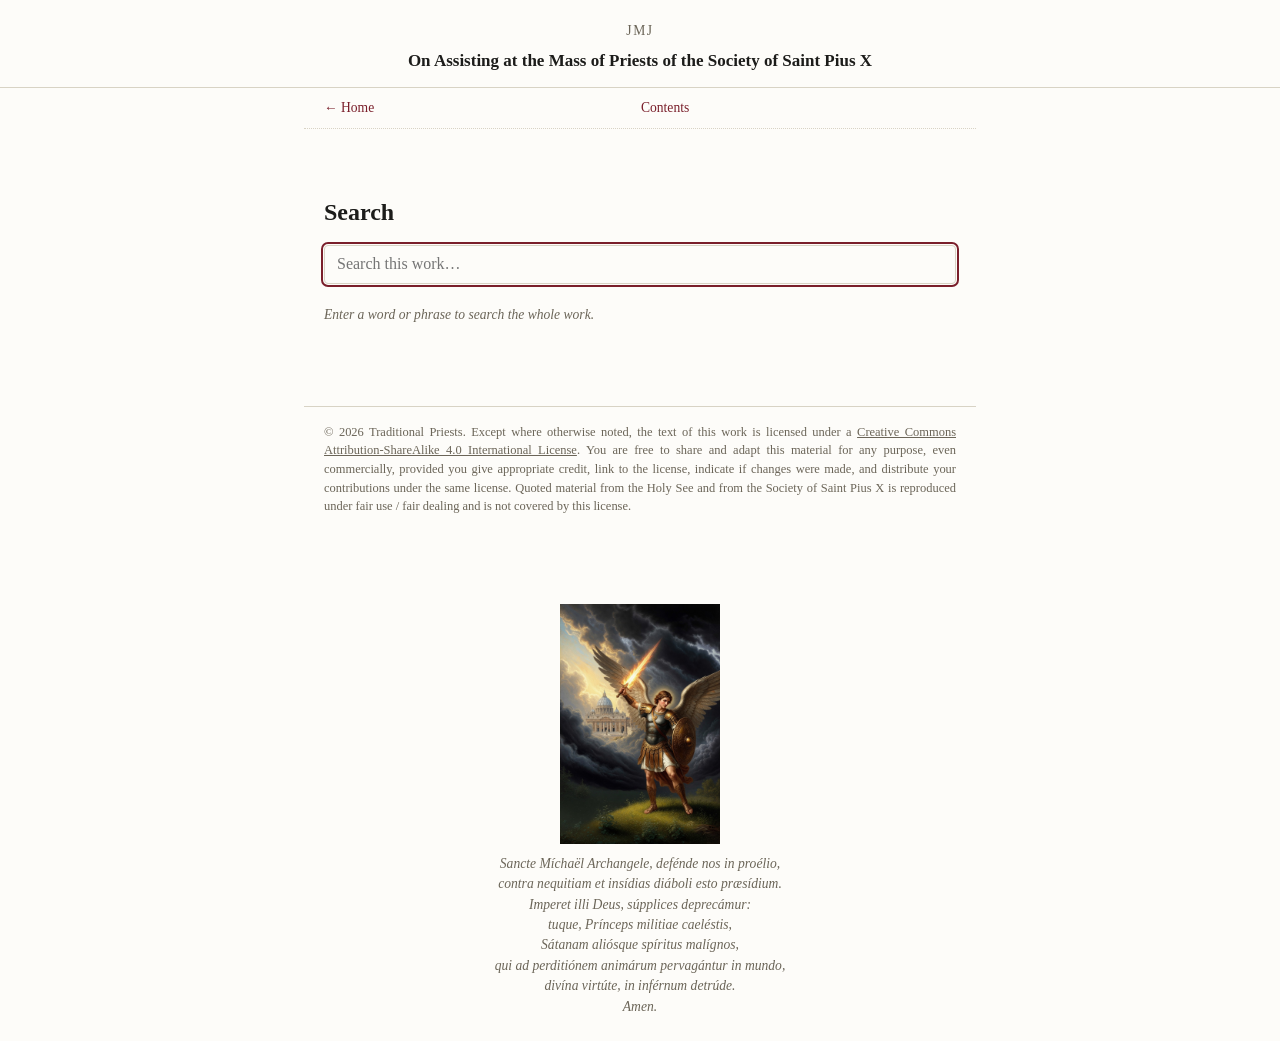
<file: search.html>
<!DOCTYPE html>
<html lang="en">
<head>
<meta charset="utf-8">
<meta name="viewport" content="width=device-width, initial-scale=1">
<title>Search &mdash; Quaestio Disputata on the SSPX</title>
<link rel="stylesheet" href="style.css">
<link rel="icon" href="favicon.ico" sizes="any">
<link rel="icon" type="image/png" sizes="32x32" href="favicon-32.png">
<link rel="icon" type="image/png" sizes="16x16" href="favicon-16.png">
<link rel="apple-touch-icon" href="apple-touch-icon.png">
<meta name="robots" content="noindex">
</head>
<body>
<header class="site-header">
<p class="jmj">JMJ</p>
<a class="home-link" href="index.html">On Assisting at the Mass of Priests of the Society of Saint Pius X</a>
</header>
<nav class="crumbs"><a href="index.html">&larr; Home</a><a href="index.html">Contents</a><span class="spacer"></span></nav>
<main class="page">
<h1 class="page-title" id="top">Search</h1>
<form id="search-form" role="search">
<label for="search-input" class="sr-only">Search this work</label>
<input type="search" id="search-input" placeholder="Search this work&hellip;" autocomplete="off">
</form>
<p id="search-status" class="search-status">Enter a word or phrase to search the whole work.</p>
<ul id="search-results" class="search-results"></ul>
</main>
<footer class="site-footer">
<p>&copy; 2026 Traditional Priests. Except where otherwise noted, the text of this work
is licensed under a <a rel="license" href="https://creativecommons.org/licenses/by-sa/4.0/">
Creative Commons Attribution-ShareAlike 4.0 International License</a>. You are free to
share and adapt this material for any purpose, even commercially, provided you give
appropriate credit, link to the license, indicate if changes were made, and distribute
your contributions under the same license. Quoted material from the Holy See and from
the Society of Saint Pius X is reproduced under fair use / fair dealing and is not
covered by this license.</p>
</footer>
<img class="page-bottom-image" src="Images/Bottom%20of%20Page-StMtA.jpg" alt="Saint Michael the Archangel">
<p class="st-michael-prayer">
Sancte Míchaël Archangele, defénde nos in proélio,<br>
contra nequitiam et insídias diáboli esto præsídium.<br>
Imperet illi Deus, súpplices deprecámur:<br>
tuque, Prínceps militiae caeléstis,<br>
Sátanam aliósque spíritus malígnos,<br>
qui ad perditiónem animárum pervagántur in mundo,<br>
divína virtúte, in inférnum detrúde.<br>
Amen.
</p>
<script src="search.js"></script>
</body>
</html>
</file>
<file: style.css>
:root {
  --ink: #1c1c1a;
  --paper: #fdfcf9;
  --rule: #d8d3c5;
  --accent: #7a1f2b;
  --muted: #6b6558;
  --max-w: 42rem;
}

* { box-sizing: border-box; }

html { -webkit-text-size-adjust: 100%; }

body {
  margin: 0;
  background: var(--paper);
  color: var(--ink);
  font-family: "Iowan Old Style", "Palatino Linotype", Palatino, Georgia, "Times New Roman", serif;
  line-height: 1.6;
  font-size: 1.0625rem;
}

.page {
  max-width: var(--max-w);
  margin: 0 auto;
  padding: 2.5rem 1.25rem 1rem;
}

.dedication-wrap {
  max-width: var(--max-w);
  margin: 0 auto;
  padding: 0 1.25rem;
}

.dedication-figure {
  float: right;
  width: 40%;
  max-width: 250px;
  margin: 1.25rem 0 0.6rem 1.25rem;
}

.dedication-figure img.page-top-image {
  display: block;
  width: 100%;
  height: auto;
}

.dedication-figure figcaption {
  margin: 0.3rem 0 0;
  font-style: italic;
  font-size: 0.85rem;
  color: var(--muted);
  text-align: center;
}

.dedication-figure.centered {
  float: none;
  width: 100%;
  max-width: 250px;
  margin: 1.25rem auto 0.6rem;
}

@media (max-width: 480px) {
  .dedication-figure {
    float: none;
    width: 60%;
    margin: 1.25rem auto 0.6rem;
  }

  .index-hero {
    flex-direction: column;
  }
}

img.page-bottom-image {
  display: block;
  max-width: 160px;
  width: 100%;
  height: auto;
  margin: 2.5rem auto 0;
}

.st-michael-prayer {
  max-width: var(--max-w);
  margin: 0.6rem auto 1.5rem;
  padding: 0 1.25rem;
  text-align: center;
  font-style: italic;
  font-size: 0.85rem;
  line-height: 1.5;
  color: var(--muted);
}

header.site-header {
  text-align: center;
  padding: 1.25rem 1rem 0.75rem;
  border-bottom: 1px solid var(--rule);
}

header.site-header .jmj {
  font-size: 0.85rem;
  letter-spacing: 0.12em;
  color: var(--muted);
  margin: 0 0 0.35rem;
  text-align: center;
}

header.site-header a.home-link {
  color: var(--ink);
  text-decoration: none;
  font-weight: 600;
}

nav.crumbs {
  max-width: var(--max-w);
  margin: 0 auto;
  padding: 0.6rem 1.25rem;
  font-size: 0.85rem;
  display: flex;
  justify-content: space-between;
  gap: 1rem;
  border-bottom: 1px dotted var(--rule);
}

nav.crumbs a { color: var(--accent); text-decoration: none; }
nav.crumbs a:hover { text-decoration: underline; }
nav.crumbs .spacer { color: var(--muted); }

h1 {
  font-size: 1.5rem;
  line-height: 1.3;
  margin: 1.75rem 0 1rem;
}

h2 {
  font-size: 1.15rem;
  margin: 2rem 0 0.75rem;
  border-left: 3px solid var(--accent);
  padding-left: 0.6rem;
}

h3 { font-size: 1.02rem; }

p { margin: 0 0 1rem; text-align: justify; hyphens: auto; }

body.appendix p:not(.st-michael-prayer) { text-align: left; hyphens: none; }

em { font-style: italic; }
strong { font-weight: 700; }

a { color: var(--accent); }

blockquote {
  margin: 1rem 0 1rem 0;
  padding-left: 1rem;
  border-left: 2px solid var(--rule);
  color: var(--muted);
}

sup a.footnote-ref, sup a { text-decoration: none; }

.footnotes {
  margin-top: 2.5rem;
  padding-top: 1rem;
  border-top: 1px solid var(--rule);
  font-size: 0.88rem;
  color: #333;
}

.footnotes ol { padding-left: 1.4rem; }
.footnotes li { margin-bottom: 0.7rem; }
.footnotes li p { text-align: left; margin: 0; }
.footnote-back { margin-left: 0.35rem; }

.return-top {
  display: flex;
  justify-content: flex-end;
  gap: 0.9rem;
  font-size: 0.8rem;
  font-style: italic;
  margin: -0.4rem 0 1.4rem;
}

.return-top.split { justify-content: space-between; }

.return-top a { color: var(--muted); }
.return-top a.jump-link { color: var(--accent); font-size: 0.82rem; }

.xref {
  margin: -0.4rem 0 1rem;
}

.jump-link {
  font-size: 0.82rem;
  font-style: normal;
  color: var(--accent);
  text-decoration: none;
}

.jump-link:hover { text-decoration: underline; }

footer.site-footer {
  max-width: var(--max-w);
  margin: 2.5rem auto 0;
  padding: 1rem 1.25rem 2rem;
  border-top: 1px solid var(--rule);
  font-size: 0.78rem;
  color: var(--muted);
  line-height: 1.5;
}

footer.site-footer a { color: var(--muted); }

.toc-list { list-style: none; padding-left: 0; }
.toc-list li { margin: 0.4rem 0; }
.toc-list .sub { padding-left: 1.2rem; font-size: 0.92rem; }
.toc-list a { text-decoration: none; }
.toc-list a:hover { text-decoration: underline; }

@media (max-width: 480px) {
  body { font-size: 1rem; }
  p { text-align: left; hyphens: none; }
}

.sr-only {
  position: absolute;
  width: 1px;
  height: 1px;
  padding: 0;
  margin: -1px;
  overflow: hidden;
  clip: rect(0, 0, 0, 0);
  white-space: nowrap;
  border: 0;
}

.index-hero {
  display: flex;
  align-items: center;
  justify-content: center;
  gap: 1.25rem;
  flex-wrap: wrap;
}

.index-hero .dedication-figure.centered {
  width: auto;
  margin: 1.25rem 0 0.6rem;
}

.search-button {
  display: inline-block;
  padding: 0.55rem 1.1rem;
  background: var(--accent);
  color: var(--paper);
  border-radius: 4px;
  text-decoration: none;
  font-size: 0.9rem;
  font-weight: 600;
  white-space: nowrap;
}

.search-button:hover { opacity: 0.88; }

.crumbs-center {
  display: inline-flex;
  align-items: baseline;
  gap: 0.4rem;
}

.crumbs-sep { color: var(--muted); }

#search-form { margin: 0 0 1.25rem; }

#search-input {
  width: 100%;
  padding: 0.6rem 0.75rem;
  font-size: 1rem;
  font-family: inherit;
  color: var(--ink);
  background: var(--paper);
  border: 1px solid var(--rule);
  border-radius: 4px;
}

#search-input:focus {
  outline: 2px solid var(--accent);
  outline-offset: 1px;
}

.search-status {
  font-size: 0.85rem;
  color: var(--muted);
  font-style: italic;
  text-align: left;
}

.search-results {
  list-style: none;
  padding-left: 0;
  margin: 1.5rem 0 0;
}

.search-result {
  padding: 0.9rem 0;
  border-bottom: 1px dotted var(--rule);
}

.search-result-context {
  margin: 0 0 0.15rem;
  font-size: 0.78rem;
  color: var(--muted);
  text-align: left;
}

.search-result-title {
  margin: 0 0 0.3rem;
  font-weight: 600;
  text-align: left;
}

.search-result-title a { text-decoration: none; }
.search-result-title a:hover { text-decoration: underline; }

.search-result-snippet {
  margin: 0;
  font-size: 0.92rem;
  color: var(--ink);
  text-align: left;
}

.search-result-snippet mark {
  background: none;
  color: var(--accent);
  font-weight: 600;
}
</file>
